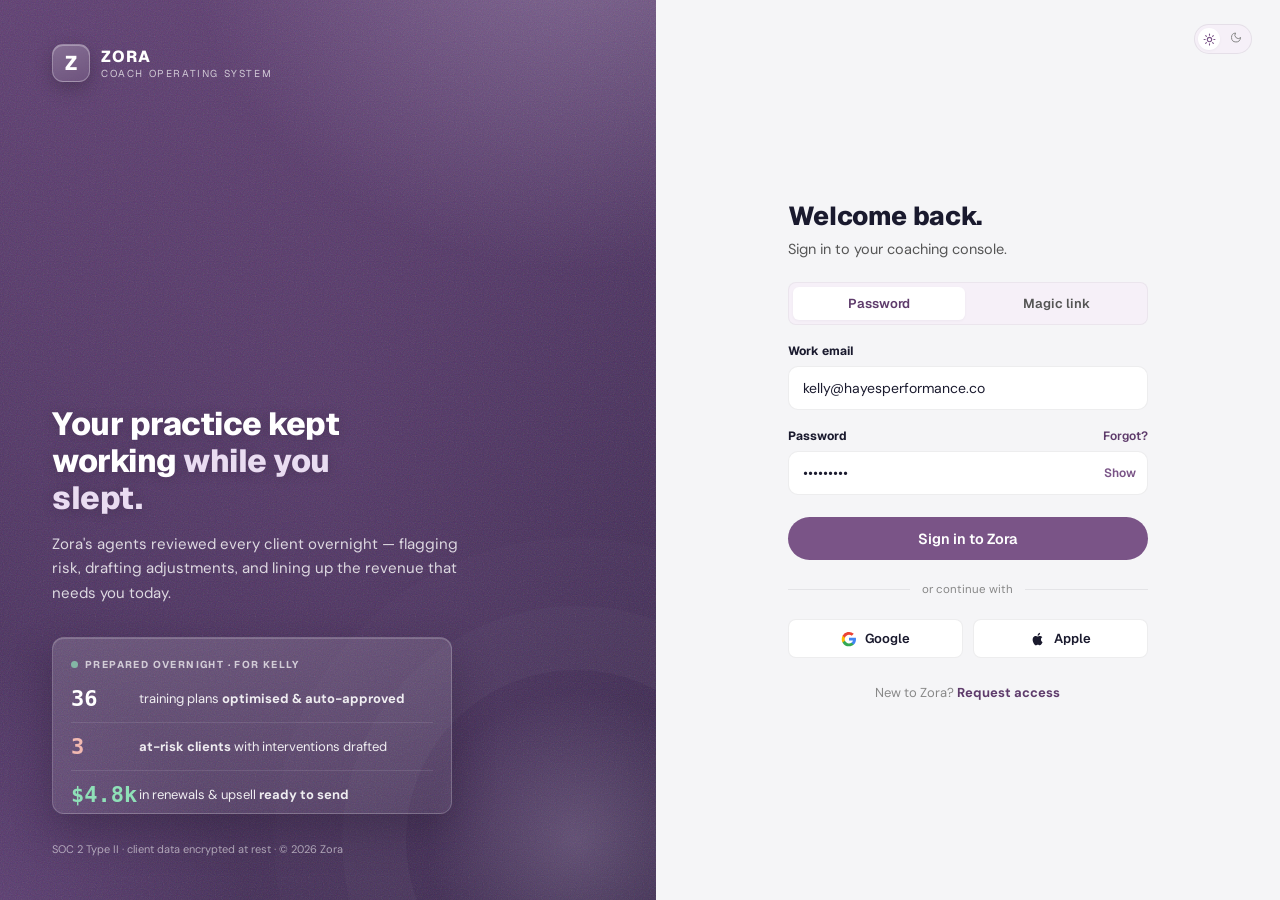
<file: index.html>
<!DOCTYPE html>
<html lang="en">

<head>
  <meta charset="UTF-8" />
  <meta name="viewport" content="width=device-width, initial-scale=1.0" />
  <title>Zora Product OS — Sign in</title>
  <link rel="preconnect" href="https://fonts.googleapis.com">
  <link rel="preconnect" href="https://fonts.gstatic.com" crossorigin>
  <link
    href="https://fonts.googleapis.com/css2?family=DM+Sans:ital,opsz,wght@0,9..40,100..1000;1,9..40,100..1000&family=Geist:wght@100..900&family=Geist+Mono:wght@400;500;600&display=swap"
    rel="stylesheet">
  <link rel="stylesheet" href="design-tokens.css?v=34" />
  <script>
    (function () {
      try {
        var s = localStorage.getItem('theme');
        document.documentElement.setAttribute('data-theme', s || 'light');
      } catch (e) {
        document.documentElement.setAttribute('data-theme', 'light');
      }
    })();
  </script>
  <style>
    body {
      min-height: 100vh;
      display: grid;
      grid-template-columns: 1.05fr 1fr;
      margin: 0;
      background: var(--paper);
      font-family: var(--font-geist);
    }

    @media (max-width: 880px) {
      body {
        grid-template-columns: 1fr
      }

      .brandside {
        display: none !important
      }
    }

    /* ---- brand side ---- */
    .brandside {
      position: relative;
      overflow: hidden;
      color: #fff;
      padding: 44px 52px;
      display: flex;
      flex-direction: column;
      background:
        radial-gradient(120% 80% at 88% -10%, rgba(214, 196, 230, .30), transparent 50%),
        radial-gradient(90% 70% at -10% 110%, rgba(126, 86, 150, .55), transparent 55%),
        radial-gradient(80% 120% at 50% 50%, rgba(120, 80, 135, .18), transparent 70%),
        linear-gradient(150deg, #5E4070 0%, #4B345E 52%, #3A2A4C 100%);
    }

    /* fine grain so the plum reads as a material, not a flat fill */
    .brandside::before {
      content: "";
      position: absolute;
      inset: 0;
      pointer-events: none;
      z-index: 0;
      opacity: .5;
      mix-blend-mode: soft-light;
      background-image: url("data:image/svg+xml,%3Csvg xmlns='http://www.w3.org/2000/svg' width='160' height='160'%3E%3Cfilter id='n'%3E%3CfeTurbulence type='fractalNoise' baseFrequency='0.85' numOctaves='2' stitchTiles='stitch'/%3E%3C/filter%3E%3Crect width='100%25' height='100%25' filter='url(%23n)'/%3E%3C/svg%3E");
    }

    /* soft corner light for depth */
    .brandside::after {
      content: "";
      position: absolute;
      right: -90px;
      bottom: -110px;
      z-index: 0;
      pointer-events: none;
      width: 340px;
      height: 340px;
      border-radius: 50%;
      background: radial-gradient(circle, rgba(224, 208, 238, .20), transparent 62%);
      box-shadow: 0 0 0 64px rgba(255, 255, 255, .018), 0 0 0 132px rgba(255, 255, 255, .012);
    }

    .brandside>* {
      position: relative;
      z-index: 1;
    }

    .bs-top {
      display: flex;
      align-items: center;
      gap: 11px;
    }

    .bs-mark {
      width: 38px;
      height: 38px;
      border-radius: 11px;
      background: linear-gradient(160deg, rgba(255, 255, 255, .22), rgba(255, 255, 255, .08));
      backdrop-filter: blur(4px);
      -webkit-backdrop-filter: blur(4px);
      border: 1px solid rgba(255, 255, 255, .28);
      display: flex;
      align-items: center;
      justify-content: center;
      font-weight: 800;
      font-family: var(--font-geist);
      font-size: 20px;
      box-shadow: 0 6px 18px rgba(0, 0, 0, .22), inset 0 1px 0 rgba(255, 255, 255, .3);
    }

    .bs-name {
      font-weight: 800;
      letter-spacing: .06em;
      font-family: var(--font-geist);
    }

    .bs-sub {
      font-size: 10px;
      letter-spacing: .16em;
      text-transform: uppercase;
      opacity: .7;
      font-family: var(--font-geist);
    }

    .bs-mid {
      margin-top: auto;
    }

    .bs-mid h2 {
      font-size: 32px;
      line-height: 1.16;
      font-weight: 800;
      letter-spacing: -.015em;
      max-width: 15ch;
      text-shadow: 0 1px 14px rgba(0, 0, 0, .18);
      font-family: var(--font-geist);
    }

    .bs-mid h2 em {
      font-style: normal;
      color: #E9DCF1;
    }

    .bs-mid p {
      margin-top: 16px;
      opacity: .8;
      font-size: 15px;
      line-height: 1.62;
      max-width: 42ch;
      font-family: var(--font-dm-sans);
    }

    /* overnight proof card */
    .proof {
      margin-top: 32px;
      background: linear-gradient(165deg, rgba(255, 255, 255, .15), rgba(255, 255, 255, .06));
      border: 1px solid rgba(255, 255, 255, .18);
      border-radius: 12px;
      padding: 6px 18px;
      max-width: 400px;
      box-shadow: 0 16px 40px rgba(28, 18, 38, .30), inset 0 1px 0 rgba(255, 255, 255, .18);
    }

    .proof .ph2 {
      font-size: 10px;
      letter-spacing: .14em;
      text-transform: uppercase;
      opacity: .7;
      font-weight: 700;
      display: flex;
      align-items: center;
      gap: 7px;
      padding: 14px 0 4px;
      font-family: var(--font-geist);
    }

    .proof .ph2 .pulse {
      width: 7px;
      height: 7px;
      border-radius: 50%;
      background: #8FE0B8;
      box-shadow: 0 0 0 0 rgba(143, 224, 184, .6);
      animation: pl 2s infinite;
    }

    @keyframes pl {
      0% {
        box-shadow: 0 0 0 0 rgba(143, 224, 184, .5)
      }

      70% {
        box-shadow: 0 0 0 8px rgba(143, 224, 184, 0)
      }

      100% {
        box-shadow: 0 0 0 0 rgba(143, 224, 184, 0)
      }
    }

    .proof .prow {
      display: flex;
      align-items: center;
      gap: 12px;
      padding: 11px 0;
      border-bottom: 1px solid rgba(255, 255, 255, .1);
    }

    .proof .prow:last-child {
      border-bottom: 0;
      padding-bottom: 0;
    }

    .proof .prow .pn {
      font-family: var(--font-geist-mono, monospace);
      font-size: 22px;
      font-weight: 700;
      width: 56px;
    }

    .proof .prow .pl {
      font-size: 13px;
      opacity: .9;
      line-height: 1.35;
      font-family: var(--font-dm-sans);
    }

    .proof .prow .pl b {
      font-weight: 700;
      opacity: 1;
    }

    .bs-foot {
      margin-top: 28px;
      font-size: 11px;
      opacity: .55;
      font-family: var(--font-dm-sans);
    }

    /* ---- form side ---- */
    .formside {
      display: flex;
      align-items: center;
      justify-content: center;
      padding: 40px;
      position: relative;
    }

    /* slide-switch theme toggle */
    .ft-theme {
      position: absolute;
      top: 24px;
      right: 28px;
      width: 58px;
      height: 30px;
      border-radius: 99px;
      border: 1px solid var(--line);
      background: var(--paper-3);
      cursor: pointer;
      padding: 0;
    }

    .ft-theme .knob {
      position: absolute;
      top: 3px;
      left: 3px;
      width: 22px;
      height: 22px;
      border-radius: 50%;
      background: var(--paper-2);
      box-shadow: var(--shadow-sm);
      display: flex;
      align-items: center;
      justify-content: center;
      color: var(--accent);
      transition: left .24s ease;
    }

    [data-theme="dark"] .ft-theme .knob {
      left: 31px;
    }

    .ft-theme .knob svg {
      width: 13px;
      height: 13px;
    }

    .ft-theme .ic-sun,
    .ft-theme .ic-moon {
      position: absolute;
      transition: opacity .2s;
    }

    .ft-theme .ic-moon {
      opacity: 0;
    }

    [data-theme="dark"] .ft-theme .ic-sun {
      opacity: 0;
    }

    [data-theme="dark"] .ft-theme .ic-moon {
      opacity: 1;
    }

    /* track icons */
    .ft-theme .trk {
      position: absolute;
      top: 50%;
      transform: translateY(-50%);
      color: var(--ink-4);
    }

    .ft-theme .trk svg {
      width: 12px;
      height: 12px;
    }

    .ft-theme .trk.s {
      left: 9px;
    }

    .ft-theme .trk.m {
      right: 9px;
    }

    .form {
      width: 100%;
      max-width: 360px;
    }

    .form h1 {
      font-size: 26px;
      font-weight: 800;
      letter-spacing: -.015em;
      color: var(--ink);
      font-family: var(--font-geist);
    }

    .form .sub {
      color: var(--ink-3);
      margin-top: 7px;
      font-size: 14.5px;
      font-family: var(--font-dm-sans);
    }

    .seg {
      display: flex;
      gap: 6px;
      background: var(--paper-3);
      border: 1px solid var(--line-soft);
      padding: 4px;
      border-radius: 8px;
      margin-top: 24px;
    }

    .seg button {
      flex: 1;
      border: 0;
      background: transparent;
      padding: 8px;
      border-radius: 6px;
      font-size: 13px;
      font-weight: 600;
      color: var(--ink-3);
      cursor: pointer;
      font-family: var(--font-geist);
      transition: all 0.15s;
    }

    .seg button.active {
      background: var(--paper-2);
      color: var(--accent-deep);
      box-shadow: var(--shadow-sm);
    }

    .lab {
      font-size: 12px;
      font-weight: 700;
      color: var(--ink-2);
      margin: 18px 0 7px;
      display: block;
      font-family: var(--font-geist);
    }

    .field {
      width: 100%;
      box-sizing: border-box;
      font-family: var(--font-dm-sans);
      font-size: 14px;
      color: var(--ink);
      background: var(--paper-2, #fff);
      border: 1px solid var(--line);
      border-radius: 10px;
      padding: 12px 14px;
      outline: none;
      transition: border-color 150ms var(--ease-out, ease), box-shadow 150ms var(--ease-out, ease);
    }

    .field::placeholder { color: var(--ink-4); }

    .field:focus {
      border-color: var(--accent);
      box-shadow: 0 0 0 3px var(--accent-soft);
    }

    [data-theme="dark"] .field {
      background: rgba(255, 255, 255, 0.04);
    }

    .ipwrap {
      position: relative;
    }

    .ipwrap .pk {
      position: absolute;
      right: 12px;
      top: 50%;
      transform: translateY(-50%);
      color: var(--accent);
      font-size: 12px;
      font-weight: 600;
      cursor: pointer;
      font-family: var(--font-geist);
    }

    .forgot {
      float: right;
      font-size: 12px;
      color: var(--accent-deep);
      font-weight: 600;
      font-family: var(--font-geist);
      text-decoration: none;
    }

    .forgot:hover {
      text-decoration: underline;
    }

    .submit {
      width: 100%;
      margin-top: 22px;
      padding: 12px;
      font-size: 14.5px;
      border-radius: 99px;
      font-family: var(--font-geist);
      cursor: pointer;
    }

    .or {
      display: flex;
      align-items: center;
      gap: 12px;
      margin: 22px 0;
      color: var(--ink-4);
      font-size: 11.5px;
      font-family: var(--font-dm-sans);
    }

    .or::before,
    .or::after {
      content: "";
      flex: 1;
      height: 1px;
      background: var(--line);
    }

    .sso {
      display: grid;
      grid-template-columns: 1fr 1fr;
      gap: 10px;
    }

    .sso button {
      display: flex;
      align-items: center;
      justify-content: center;
      gap: 8px;
      padding: 10px;
      border: 1px solid var(--line);
      border-radius: 8px;
      background: var(--paper-2);
      font-weight: 600;
      font-size: 13px;
      color: var(--ink-2);
      cursor: pointer;
      font-family: var(--font-geist);
      transition: all 0.15s;
    }

    .sso button:hover {
      border-color: var(--ink-4);
      background: var(--paper-3);
    }

    .sso svg {
      width: 16px;
      height: 16px;
    }

    .signup {
      text-align: center;
      margin-top: 26px;
      font-size: 13px;
      color: var(--ink-4);
      font-family: var(--font-dm-sans);
    }

    .signup a {
      color: var(--accent-deep);
      font-weight: 700;
      text-decoration: none;
    }

    .signup a:hover {
      text-decoration: underline;
    }

    .magic-note {
      background: var(--accent-soft);
      border: 1px solid color-mix(in oklab, var(--accent) 18%, transparent);
      border-radius: 8px;
      padding: 12px 14px;
      font-size: 13px;
      color: var(--accent-deep);
      margin-top: 18px;
      display: none;
      line-height: 1.5;
      font-family: var(--font-dm-sans);
    }

    .magic-note.show {
      display: block;
      animation: rise .3s ease-out both;
    }

    @keyframes rise {
      from {
        opacity: 0;
        transform: translateY(8px);
      }

      to {
        opacity: 1;
        transform: none;
      }
    }
  </style>
</head>

<body>

  <!-- BRAND SIDE -->
  <div class="brandside">
    <div class="bs-top">
      <div class="bs-mark">Z</div>
      <div>
        <div class="bs-name">ZORA</div>
        <div class="bs-sub">Coach Operating System</div>
      </div>
    </div>

    <div class="bs-mid">
      <h2>Your practice kept working <em>while you slept.</em></h2>
      <p>Zora's agents reviewed every client overnight — flagging risk, drafting adjustments, and lining up the revenue
        that needs you today.</p>

      <div class="proof">
        <div class="ph2"><span class="pulse"></span>Prepared overnight · for Kelly</div>
        <div class="prow"><span class="pn num">36</span><span class="pl">training plans <b>optimised &amp;
              auto-approved</b></span></div>
        <div class="prow"><span class="pn num" style="color:#F2B9B1">3</span><span class="pl"><b>at-risk clients</b> with
            interventions drafted</span></div>
        <div class="prow" style="font-family: 'DM Sans';"><span class="pn num" style="color:#8FE0B8">$4.8k</span><span
            class="pl">in renewals &amp; upsell <b>ready to send</b></span></div>
      </div>
    </div>

    <div class="bs-foot">SOC 2 Type II · client data encrypted at rest · © 2026 Zora</div>
  </div>

  <!-- FORM SIDE -->
  <div class="formside">
    <button class="ft-theme" id="themeBtn" title="Toggle theme" aria-label="Toggle theme">
      <span class="trk s"><svg viewBox="0 0 24 24" fill="none" stroke="currentColor" stroke-width="2"
          stroke-linecap="round" stroke-linejoin="round">
          <circle cx="12" cy="12" r="4" />
          <path d="M12 2v2M12 20v2M4.9 4.9l1.4 1.4M17.7 17.7l1.4 1.4M2 12h2M20 12h2M4.9 19.1l1.4-1.4M17.7 6.3l1.4-1.4" />
        </svg></span>
      <span class="trk m"><svg viewBox="0 0 24 24" fill="none" stroke="currentColor" stroke-width="2"
          stroke-linecap="round" stroke-linejoin="round">
          <path d="M21 12.8A9 9 0 1 1 11.2 3 7 7 0 0 0 21 12.8z" />
        </svg></span>
      <span class="knob">
        <svg class="ic-sun" viewBox="0 0 24 24" fill="none" stroke="currentColor" stroke-width="2"
          stroke-linecap="round" stroke-linejoin="round">
          <circle cx="12" cy="12" r="4" />
          <path d="M12 2v2M12 20v2M4.9 4.9l1.4 1.4M17.7 17.7l1.4 1.4M2 12h2M20 12h2M4.9 19.1l1.4-1.4M17.7 6.3l1.4-1.4" />
        </svg>
        <svg class="ic-moon" viewBox="0 0 24 24" fill="none" stroke="currentColor" stroke-width="2"
          stroke-linecap="round" stroke-linejoin="round">
          <path d="M21 12.8A9 9 0 1 1 11.2 3 7 7 0 0 0 21 12.8z" />
        </svg>
      </span>
    </button>

    <form class="form" onsubmit="window.location.href='index2.html';return false;">
      <h1>Welcome back.</h1>
      <p class="sub">Sign in to your coaching console.</p>

      <div class="seg" id="seg">
        <button type="button" class="active" data-mode="password">Password</button>
        <button type="button" data-mode="magic">Magic link</button>
      </div>

      <label class="lab">Work email</label>
      <input class="field" type="email" value="kelly@hayesperformance.co" autocomplete="username" />

      <div id="pwdBlock">
        <label class="lab">Password <a href="#" class="forgot" id="forgotLink">Forgot?</a></label>
        <div class="ipwrap">
          <input class="field" type="password" id="pwd" value="coachzora" autocomplete="current-password" />
          <span class="pk" id="pk">Show</span>
        </div>
      </div>

      <div class="magic-note" id="magicNote">
        We'll email <b>kelly@hayesperformance.co</b> a one-tap sign-in link. No password needed.
      </div>

      <button class="btn btn-primary submit" type="submit" id="submitBtn">Sign in to Zora</button>

      <div class="or">or continue with</div>
      <div class="sso">
        <button type="button" onclick="window.location.href='index2.html'">
          <svg viewBox="0 0 24 24">
            <path fill="#4285F4" d="M22.5 12.2c0-.7-.1-1.4-.2-2H12v3.9h5.9a5 5 0 0 1-2.2 3.3v2.7h3.6c2.1-2 3.2-4.9 3.2-7.9z" />
            <path fill="#34A853"
              d="M12 23c2.9 0 5.4-1 7.2-2.7l-3.6-2.7c-1 .7-2.3 1.1-3.6 1.1-2.8 0-5.1-1.9-6-4.4H2.3v2.8A11 11 0 0 0 12 23z" />
            <path fill="#FBBC05" d="M6 14.3a6.6 6.6 0 0 1 0-4.2V7.3H2.3a11 11 0 0 0 0 9.8L6 14.3z" />
            <path fill="#EA4335" d="M12 5.5c1.6 0 3 .5 4.1 1.6l3.1-3.1A11 11 0 0 0 2.3 7.3L6 10.1c.9-2.6 3.2-4.6 6-4.6z" />
          </svg>
          Google
        </button>
        <button type="button" onclick="window.location.href='index2.html'">
          <svg viewBox="0 0 24 24" fill="currentColor">
            <path
              d="M16.4 12.7c0-2.3 1.9-3.4 2-3.5-1.1-1.6-2.8-1.8-3.4-1.8-1.4-.1-2.8.9-3.5.9s-1.8-.8-3-.8c-1.5 0-3 .9-3.8 2.3-1.6 2.8-.4 7 1.2 9.3.8 1.1 1.7 2.4 2.9 2.3 1.2 0 1.6-.7 3-.7s1.8.7 3 .7c1.2 0 2-1.1 2.8-2.2.9-1.3 1.2-2.5 1.3-2.6-.1 0-2.5-1-2.5-3.8zM14.2 5.8c.6-.8 1-1.9.9-3-.9 0-2 .6-2.7 1.4-.6.7-1.1 1.8-.9 2.9 1 0 2-.5 2.7-1.3z" />
          </svg>
          Apple
        </button>
      </div>

      <p class="signup">New to Zora? <a href="#" id="requestLink">Request access</a></p>
    </form>
  </div>

  <script>
    document.getElementById('themeBtn').addEventListener('click', () => {
      var r = document.documentElement, n = r.getAttribute('data-theme') === 'dark' ? 'light' : 'dark';
      r.setAttribute('data-theme', n);
      try {
        localStorage.setItem('theme', n);
      } catch (e) { }
    });
    const pk = document.getElementById('pk'), pwd = document.getElementById('pwd');
    pk.addEventListener('click', () => {
      const t = pwd.type === 'password';
      pwd.type = t ? 'text' : 'password';
      pk.textContent = t ? 'Hide' : 'Show';
    });
    const seg = document.getElementById('seg'), pwdBlock = document.getElementById('pwdBlock'), magicNote = document.getElementById('magicNote'), submitBtn = document.getElementById('submitBtn');
    seg.querySelectorAll('button').forEach(b => b.addEventListener('click', () => {
      seg.querySelectorAll('button').forEach(x => x.classList.remove('active'));
      b.classList.add('active');
      const magic = b.dataset.mode === 'magic';
      pwdBlock.style.display = magic ? 'none' : 'block';
      magicNote.classList.toggle('show', magic);
      submitBtn.textContent = magic ? 'Email me a sign-in link' : 'Sign in to Zora';
    }));
    // lightweight toast
    function loginToast(msg) {
      let w = document.getElementById('lgToast');
      if (!w) {
        w = document.createElement('div');
        w.id = 'lgToast';
        w.style.cssText = 'position:fixed;left:50%;bottom:26px;transform:translateX(-50%) translateY(12px);background:var(--ink);color:var(--paper-2);font-size:13px;font-weight:600;padding:12px 18px;border-radius:12px;box-shadow:var(--shadow-lg);z-index:999;opacity:0;transition:opacity .2s,transform .2s;max-width:88vw;text-align:center;font-family:var(--font-geist);border:1px solid var(--line);';
        document.body.appendChild(w);
      }
      w.textContent = msg;
      requestAnimationFrame(() => {
        w.style.opacity = '1';
        w.style.transform = 'translateX(-50%)';
      });
      clearTimeout(w._t);
      w._t = setTimeout(() => {
        w.style.opacity = '0';
        w.style.transform = 'translateX(-50%) translateY(12px)';
      }, 3400);
    }
    document.getElementById('forgotLink').addEventListener('click', e => {
      e.preventDefault();
      loginToast('Reset link sent to kelly@hayesperformance.co');
    });
    document.getElementById('requestLink').addEventListener('click', e => {
      e.preventDefault();
      loginToast('Request received — we’ll email you an invite shortly.');
    });
  </script>
</body>

</html>
</file>
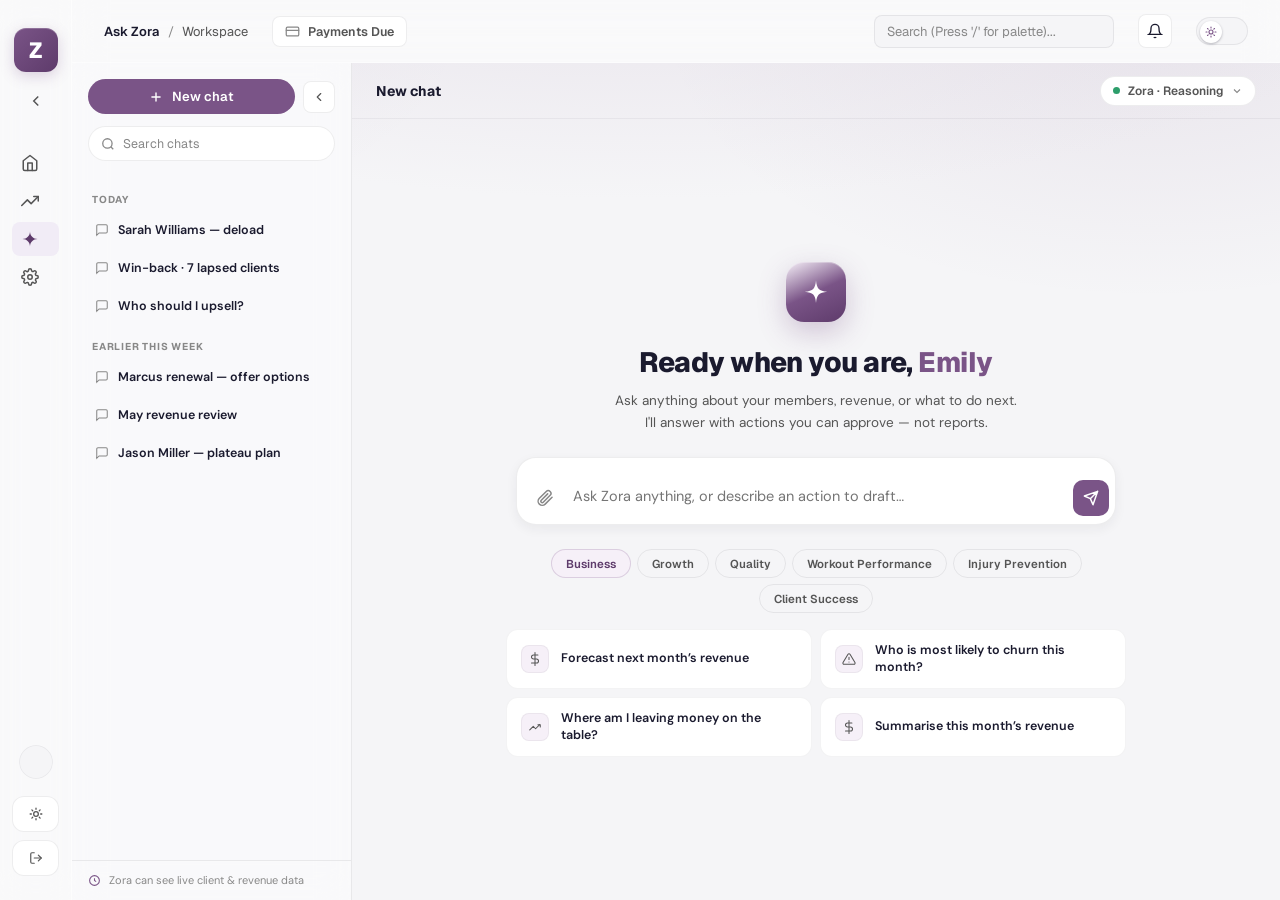
<file: copilot.html>
<!DOCTYPE html>
<html lang="en">

<head>
  <meta charset="UTF-8" />
  <meta name="viewport" content="width=device-width, initial-scale=1.0" />
  <title>Zora Product OS — Ask Zora</title>
  <link rel="preconnect" href="https://fonts.googleapis.com">
  <link rel="preconnect" href="https://fonts.gstatic.com" crossorigin>
  <link
    href="https://fonts.googleapis.com/css2?family=DM+Sans:ital,opsz,wght@0,9..40,100..1000;1,9..40,100..1000&family=Geist:wght@100..900&family=Geist+Mono:wght@400;500;600&display=swap"
    rel="stylesheet">
  <link rel="stylesheet" href="design-tokens.css?v=32">
  <script>
    // Pre-paint theme boot — avoids flash of incorrect theme
    (function () {
      try {
        var stored = localStorage.getItem('theme');
        var prefersDark = window.matchMedia && window.matchMedia('(prefers-color-scheme: dark)').matches;
        var theme = stored || (prefersDark ? 'dark' : 'light');
        document.documentElement.setAttribute('data-theme', theme);
      } catch (e) {
        document.documentElement.setAttribute('data-theme', 'light');
      }
    })();
  </script>
  <style>
    /* Layout structure matching core dashboard pages */
    body {
      display: flex;
      height: 100vh;
      overflow: hidden;
      margin: 0;
      background: var(--paper);
    }

    .main {
      flex: 1;
      min-width: 0;
      display: flex;
      flex-direction: column;
      height: 100vh;
      overflow: hidden;
    }

    /* Copilot Workspace Container */
    .cp {
      flex: 1;
      min-height: 0;
      display: grid;
      grid-template-columns: 280px 1fr;
      overflow: hidden;
      background: var(--paper);
    }

    /* ---- conversation history (left-pane) ---- */
    .history {
      border-right: 1px solid var(--line);
      background: rgba(255, 255, 255, 0.45);
      backdrop-filter: var(--glass-blur);
      -webkit-backdrop-filter: var(--glass-blur);
      display: flex;
      flex-direction: column;
      min-width: 0;
      height: 100%;
    }

    [data-theme="dark"] .history {
      background: rgba(26, 26, 46, 0.22);
    }

    .hh {
      padding: 16px 16px 12px;
      display: flex;
      align-items: center;
      gap: 8px;
    }

    .hh-new {
      flex: 1;
      justify-content: center;
      gap: 9px;
      display: inline-flex;
      align-items: center;
      font-family: var(--font-geist);
      font-size: 13px;
      font-weight: 600;
      padding: 9px 16px;
      border-radius: 99px;
      cursor: pointer;
      transition: all 0.2s;
      min-width: 0;
    }

    .hcollapse {
      width: 32px;
      height: 32px;
      flex: none;
      border: 1px solid var(--line);
      background: var(--paper-2);
      color: var(--ink-3);
      border-radius: 8px;
      display: flex;
      align-items: center;
      justify-content: center;
      transition: all 0.15s;
      cursor: pointer;
    }

    .hcollapse:hover {
      color: var(--accent);
      border-color: color-mix(in oklab, var(--accent) 30%, transparent);
      background: var(--paper-3);
    }

    .hcollapse svg {
      width: 14px;
      height: 14px;
      transition: transform 0.25s ease;
    }

    /* collapsed history rail */
    .cp {
      transition: grid-template-columns .26s ease;
    }

    .cp.hcol {
      grid-template-columns: 62px 1fr;
    }

    .cp.hcol .hsearch,
    .cp.hcol .hlist,
    .cp.hcol .hfoot {
      display: none;
    }

    .cp.hcol .hh {
      flex-direction: column;
      padding: 14px 0 12px;
      gap: 10px;
      align-items: center;
    }

    .cp.hcol .hh-new {
      width: 36px;
      height: 36px;
      flex: none;
      padding: 0;
      justify-content: center;
    }

    .cp.hcol .hh-new span {
      display: none;
    }

    .cp.hcol .hcollapse svg {
      transform: rotate(180deg);
    }

    .hsearch {
      margin: 0 16px 12px;
      display: flex;
      align-items: center;
      gap: 8px;
      padding: 8px 12px;
      border: 1px solid var(--line);
      border-radius: 99px;
      background: var(--paper-2);
    }

    .hsearch svg {
      width: 14px;
      height: 14px;
      color: var(--ink-4);
      flex: none;
    }

    .hsearch input {
      border: 0;
      outline: 0;
      background: transparent;
      font-size: 12.5px;
      color: var(--ink);
      flex: 1;
      font-family: inherit;
    }

    .hsearch input::placeholder {
      color: var(--ink-4);
    }

    .hlist {
      flex: 1;
      overflow-y: auto;
      padding: 6px 10px 12px;
    }

    .hgroup {
      font-size: 10px;
      letter-spacing: .08em;
      text-transform: uppercase;
      color: var(--ink-4);
      font-weight: 700;
      padding: 14px 10px 6px;
      font-family: var(--font-geist);
    }

    .hitem {
      padding: 9px 12px;
      border-radius: 8px;
      cursor: pointer;
      margin-bottom: 2px;
      display: flex;
      align-items: center;
      gap: 9px;
      transition: all 0.15s;
      border: 1px solid transparent;
    }

    .hitem svg {
      width: 14px;
      height: 14px;
      color: var(--ink-4);
      flex: none;
    }

    .hitem:hover {
      background: var(--paper-2);
      border-color: var(--line-soft);
    }

    .hitem.active {
      background: var(--paper-2);
      box-shadow: var(--shadow-sm);
      border-color: var(--line);
    }

    .hitem .ht {
      font-size: 12.5px;
      font-weight: 600;
      white-space: nowrap;
      overflow: hidden;
      text-overflow: ellipsis;
      font-family: var(--font-dm-sans);
      color: var(--ink);
    }

    .hfoot {
      padding: 12px 16px;
      border-top: 1px solid var(--line);
    }

    .hfoot .note {
      font-size: 11px;
      color: var(--ink-4);
      display: flex;
      align-items: center;
      gap: 8px;
      line-height: 1.4;
      font-family: var(--font-dm-sans);
    }

    .hfoot .note svg {
      width: 13px;
      height: 13px;
      flex: none;
      color: var(--accent);
    }

    /* ---- conversation canvas (right-pane) ---- */
    .canvas {
      display: flex;
      flex-direction: column;
      min-width: 0;
      position: relative;
      background: var(--paper);
      height: 100%;
      background-image:
        radial-gradient(135% 78% at 50% -20%, color-mix(in oklab, var(--accent) 15%, var(--paper)) 0%, transparent 54%),
        radial-gradient(64% 52% at 90% 2%, color-mix(in oklab, var(--accent) 10%, transparent) 0%, transparent 60%),
        radial-gradient(60% 50% at 6% 0%, color-mix(in oklab, var(--accent) 6%, transparent) 0%, transparent 52%);
      background-attachment: fixed;
    }

    .cv-top {
      height: 56px;
      flex: none;
      display: flex;
      align-items: center;
      gap: 12px;
      padding: 0 24px;
      border-bottom: 1px solid var(--line-soft);
      background: transparent;
    }

    .cv-top .ti {
      font-weight: 700;
      font-size: 14px;
      font-family: var(--font-geist);
      color: var(--ink);
    }

    .cv-top .model {
      margin-left: auto;
      display: flex;
      align-items: center;
      gap: 8px;
      padding: 6px 12px;
      border: 1px solid var(--line);
      border-radius: 99px;
      background: var(--paper-2);
      font-size: 12px;
      font-weight: 600;
      color: var(--ink-3);
      cursor: pointer;
      transition: all 0.15s;
    }

    .cv-top .model:hover {
      border-color: var(--accent);
      color: var(--ink);
    }

    .cv-top .model .od {
      width: 7px;
      height: 7px;
      border-radius: 50%;
      background: var(--ok);
    }

    .cv-top .model svg {
      width: 12px;
      height: 12px;
      color: var(--ink-4);
    }

    .stream {
      flex: 1;
      overflow-y: auto;
      display: flex;
      flex-direction: column;
    }

    /* empty / landing state */
    .hero {
      flex: 1;
      display: flex;
      flex-direction: column;
      align-items: center;
      justify-content: center;
      padding: 40px 28px;
    }

    .hero .orb {
      position: relative;
      width: 60px;
      height: 60px;
      border-radius: 18px;
      background: linear-gradient(155deg, var(--accent-soft) 0%, var(--accent) 50%, var(--accent-deep) 100%);
      display: flex;
      align-items: center;
      justify-content: center;
      color: #fff;
      box-shadow: 0 10px 28px rgba(122, 84, 135, 0.3), inset 0 1px 0 rgba(255, 255, 255, 0.3);
      margin-bottom: 24px;
    }

    .hero .orb::after {
      content: "";
      position: absolute;
      inset: -14px;
      border-radius: 30px;
      background: radial-gradient(closest-side, color-mix(in oklab, var(--accent) 30%, transparent), transparent 74%);
      z-index: -1;
      opacity: .85;
    }

    .hero .orb svg {
      width: 28px;
      height: 28px;
      display: block;
    }

    .hero h1 {
      font-size: 28px;
      font-weight: 800;
      letter-spacing: -.02em;
      line-height: 1.2;
      text-align: center;
      color: var(--ink);
      width: 100%;
      font-family: var(--font-geist);
    }

    .hero h1 em {
      color: var(--accent);
      font-style: normal;
      font-weight: 800;
    }

    .hero .sub {
      font-size: 13.5px;
      color: var(--ink-3);
      margin-top: 10px;
      text-align: center;
      max-width: 46ch;
      line-height: 1.6;
      font-family: var(--font-dm-sans);
    }

    .hero .composer-slot {
      width: 100%;
      max-width: 600px;
      margin-top: 24px;
    }

    .hero .cats {
      display: flex;
      flex-wrap: wrap;
      justify-content: center;
      gap: 6px;
      width: 100%;
      max-width: 620px;
      margin-top: 24px;
    }

    .cat {
      font-size: 11.5px;
      font-weight: 600;
      color: var(--ink-3);
      background: transparent;
      border: 1px solid var(--line);
      border-radius: 99px;
      padding: 6px 14px;
      transition: all 0.15s;
      white-space: nowrap;
      cursor: pointer;
      font-family: var(--font-geist);
    }

    .cat:hover {
      color: var(--ink);
      border-color: var(--ink-3);
    }

    .cat.on {
      background: var(--accent-soft);
      color: var(--accent-deep);
      border-color: color-mix(in oklab, var(--accent) 22%, transparent);
    }

    .hero .starters {
      display: grid;
      grid-template-columns: 1fr 1fr;
      gap: 8px;
      width: 100%;
      max-width: 620px;
      margin-top: 16px;
    }

    .scard {
      display: flex;
      align-items: center;
      gap: 12px;
      text-align: left;
      background: var(--paper-2);
      border: 1px solid var(--line-soft);
      border-radius: 12px;
      padding: 12px 14px;
      transition: all .15s;
      cursor: pointer;
    }

    .scard:hover {
      background: var(--paper-2);
      border-color: var(--line);
      box-shadow: var(--shadow-sm);
    }

    .scard .si {
      width: 28px;
      height: 28px;
      flex: none;
      border-radius: 8px;
      background: var(--paper-3);
      border: 1px solid var(--line-soft);
      display: flex;
      align-items: center;
      justify-content: center;
      color: var(--ink-3);
      transition: all .15s;
    }

    .scard:hover .si {
      background: var(--accent-soft);
      border-color: color-mix(in oklab, var(--accent) 22%, transparent);
      color: var(--accent-deep);
    }

    .scard .si svg {
      width: 14px;
      height: 14px;
    }

    .scard .stext {
      font-size: 12.5px;
      font-weight: 600;
      color: var(--ink);
      line-height: 1.35;
      font-family: var(--font-dm-sans);
    }

    .scard .sarrow {
      margin-left: auto;
      color: var(--ink-4);
      opacity: 0;
      transform: translateX(-3px);
      transition: all .15s;
      flex: none;
    }

    .scard:hover .sarrow {
      opacity: 1;
      transform: none;
    }

    .scard .sarrow svg {
      width: 14px;
      height: 14px;
      display: block;
    }

    @media (max-width:560px) {
      .hero .starters {
        grid-template-columns: 1fr
      }
    }

    /* turns & messages */
    .turns {
      padding: 24px 0 8px;
    }

    .turn {
      max-width: 720px;
      margin: 0 auto;
      padding: 0 24px 24px;
    }

    .turn.user .mrow {
      justify-content: flex-end;
    }

    .mrow {
      display: flex;
      gap: 12px;
    }

    .mava {
      width: 32px;
      height: 32px;
      border-radius: 50%;
      flex: none;
      display: flex;
      align-items: center;
      justify-content: center;
    }

    .mava.ai {
      background: linear-gradient(150deg, var(--accent), var(--accent-deep));
      color: #fff;
      box-shadow: 0 4px 10px rgba(122, 84, 135, 0.2);
    }

    .mava.ai svg {
      width: 16px;
      height: 16px;
    }

    .mava.me {
      background: var(--accent-deep);
      color: #fff;
      font-size: 11px;
      font-weight: 700;
    }

    .bubble-u {
      background: var(--paper-2);
      border: 1px solid var(--line);
      border-radius: 16px;
      border-top-right-radius: 4px;
      padding: 12px 16px;
      font-size: 13.5px;
      max-width: 78%;
      box-shadow: var(--shadow-sm);
      color: var(--ink);
      font-family: var(--font-dm-sans);
    }

    .msg {
      font-size: 14px;
      line-height: 1.6;
      color: var(--ink);
      min-width: 0;
      flex: 1;
      font-family: var(--font-dm-sans);
    }

    .msg p {
      margin: 0 0 12px;
    }

    .msg p:last-child {
      margin-bottom: 0;
    }

    .msg b {
      font-weight: 700;
    }

    .msg .verdict {
      font-size: 15px;
      line-height: 1.55;
      margin: 0 0 16px;
    }

    .msg .verdict b {
      color: var(--accent-deep);
      font-weight: 700;
    }

    [data-theme="dark"] .msg .verdict b {
      color: var(--accent-soft);
    }

    .cite {
      color: var(--accent);
      font-weight: 600;
      border-bottom: 1.5px dotted var(--accent);
      cursor: pointer;
      font-size: 12px;
    }

    .block-h {
      font-size: 10px;
      letter-spacing: .08em;
      text-transform: uppercase;
      font-weight: 700;
      color: var(--ink-4);
      margin-bottom: 10px;
      display: flex;
      align-items: center;
      gap: 7px;
      font-family: var(--font-geist);
    }

    /* dynamic elements within chat response */
    .signals {
      display: grid;
      grid-template-columns: repeat(auto-fit, minmax(110px, 1fr));
      gap: 8px;
      margin-bottom: 18px;
    }

    .sig {
      background: var(--paper-2);
      border: 1px solid var(--line);
      border-radius: 12px;
      padding: 10px 12px;
      box-shadow: var(--shadow-sm);
    }

    .sig .sl {
      font-size: 9.5px;
      color: var(--ink-4);
      font-weight: 600;
      text-transform: uppercase;
      letter-spacing: .03em;
      white-space: nowrap;
      font-family: var(--font-geist);
    }

    .sig .sv {
      font-family: var(--font-geist-mono, monospace);
      font-size: 19px;
      font-weight: 700;
      margin-top: 6px;
      line-height: 1;
      color: var(--ink);
    }

    .sig .sv span {
      font-size: 10px;
      font-weight: 600;
      color: var(--ink-4);
      margin-left: 1px;
    }

    .sig .delta {
      font-size: 9.5px;
      margin-top: 6px;
      color: var(--ink-4);
      font-weight: 600;
      font-family: var(--font-geist);
    }

    .sig.bad {
      border-top: 2px solid var(--bad);
    }

    .sig.bad .sv {
      color: var(--bad);
    }

    .sig.bad .delta {
      color: var(--bad);
    }

    .sig.warn {
      border-top: 2px solid var(--warn);
    }

    .sig.warn .sv {
      color: var(--warn);
    }

    .sig.warn .delta {
      color: var(--warn);
    }

    .reco {
      background: var(--paper-3);
      border: 1px solid var(--line-soft);
      border-radius: 12px;
      padding: 14px 16px;
      margin-bottom: 16px;
    }

    .reco .block-h {
      color: var(--accent-deep);
    }

    [data-theme="dark"] .reco .block-h {
      color: var(--accent-soft);
    }

    .reco-item {
      display: flex;
      gap: 11px;
      padding: 8px 0;
      font-size: 13px;
      line-height: 1.45;
      color: var(--ink-3);
      align-items: flex-start;
    }

    .reco-item .rn {
      width: 18px;
      height: 18px;
      flex: none;
      border-radius: 6px;
      background: var(--accent);
      color: #fff;
      font-size: 10.5px;
      font-weight: 700;
      display: flex;
      align-items: center;
      justify-content: center;
      margin-top: 1px;
      font-family: var(--font-geist-mono, monospace);
    }

    .reco-item b {
      color: var(--ink);
      font-weight: 600;
    }

    /* action card in conversation */
    .actcard {
      border: 1px solid color-mix(in oklab, var(--accent) 15%, var(--line));
      background: var(--paper-3);
      border-radius: 12px;
      padding: 14px;
      margin: 8px 0 6px;
    }

    .actcard .ah {
      display: flex;
      align-items: center;
      gap: 11px;
      margin-bottom: 12px;
    }

    .actcard .ah .aic {
      width: 32px;
      height: 32px;
      border-radius: 8px;
      background: var(--paper-2);
      border: 1px solid var(--line);
      display: flex;
      align-items: center;
      justify-content: center;
      color: var(--accent);
      flex: none;
    }

    .actcard .ah .aic svg {
      width: 16px;
      height: 16px;
    }

    .actcard .ah .at {
      font-weight: 700;
      font-size: 13.5px;
      color: var(--accent-deep);
      font-family: var(--font-geist);
    }

    [data-theme="dark"] .actcard .ah .at {
      color: var(--accent-soft);
    }

    .actcard .ah .ad {
      font-size: 11.5px;
      color: var(--ink-3);
      opacity: .8;
    }

    .actcard .arow {
      display: flex;
      align-items: center;
      justify-content: space-between;
      font-size: 13px;
      padding: 7px 0;
      border-top: 1px dashed var(--line);
      color: var(--ink-3);
    }

    .actcard .arow b {
      font-family: var(--font-geist-mono, monospace);
      color: var(--accent-deep);
      font-weight: 700;
    }

    [data-theme="dark"] .actcard .arow b {
      color: var(--accent-soft);
    }

    .actbtns {
      display: flex;
      gap: 8px;
      margin-top: 12px;
    }

    /* mini timeline */
    .tline {
      margin: 6px 0 14px;
    }

    .tline .tr {
      display: grid;
      grid-template-columns: 64px 1fr;
      gap: 12px;
      padding: 7px 0;
      border-left: 2px solid var(--line);
      padding-left: 14px;
      position: relative;
    }

    .tline .tr::before {
      content: "";
      position: absolute;
      left: -5px;
      top: 13px;
      width: 8px;
      height: 8px;
      border-radius: 50%;
      background: var(--accent);
    }

    .tline .tr .day {
      font-family: var(--font-geist-mono, monospace);
      font-size: 10.5px;
      color: var(--ink-4);
      padding-top: 1px;
    }

    .tline .tr .what {
      font-size: 13px;
      color: var(--ink-2);
    }

    .mactions {
      display: flex;
      gap: 8px;
      margin-top: 14px;
    }

    .mact {
      font-size: 11px;
      font-weight: 600;
      color: var(--ink-3);
      padding: 5px 10px;
      border-radius: 8px;
      border: 1px solid var(--line);
      background: var(--paper-2);
      display: flex;
      align-items: center;
      gap: 6px;
      cursor: pointer;
      font-family: var(--font-geist);
      transition: all 0.15s;
    }

    .mact:hover {
      background: var(--paper-3);
      color: var(--accent-deep);
      border-color: color-mix(in oklab, var(--accent) 22%, transparent);
    }

    .mact svg {
      width: 12px;
      height: 12px;
    }

    /* Chat Composer style */
    .comp {
      background: var(--paper-2);
      border: 1px solid var(--line);
      border-radius: 20px;
      box-shadow: var(--shadow-md);
      padding: 6px 6px 6px 10px;
    }

    .comp-files {
      display: flex;
      flex-wrap: wrap;
      gap: 7px;
      padding: 8px 6px 4px 8px;
    }

    .comp-chip {
      display: inline-flex;
      align-items: center;
      gap: 7px;
      font-size: 11px;
      font-weight: 600;
      color: var(--ink-2);
      background: var(--paper-3);
      border: 1px solid var(--line-soft);
      border-radius: 6px;
      padding: 5px 6px 5px 9px;
      max-width: 220px;
      font-family: var(--font-geist);
    }

    .comp-chip>svg {
      width: 12px;
      height: 12px;
      color: var(--accent);
      flex: none;
    }

    .comp-chip .cn {
      white-space: nowrap;
      overflow: hidden;
      text-overflow: ellipsis;
    }

    .comp-chip .cx {
      width: 16px;
      height: 16px;
      flex: none;
      border-radius: 4px;
      display: flex;
      align-items: center;
      justify-content: center;
      color: var(--ink-4);
      cursor: pointer;
      transition: all 0.15s;
    }

    .comp-chip .cx svg {
      width: 10px;
      height: 10px;
    }

    .comp-chip .cx:hover {
      color: var(--bad);
      background: var(--bad-soft);
    }

    .comp-top {
      display: flex;
      align-items: flex-end;
      gap: 6px;
    }

    .comp-attach {
      width: 36px;
      height: 36px;
      flex: none;
      border-radius: 10px;
      border: 1px solid transparent;
      background: transparent;
      color: var(--ink-4);
      display: flex;
      align-items: center;
      justify-content: center;
      align-self: flex-end;
      margin-bottom: 2px;
      transition: all .15s;
      cursor: pointer;
    }

    .comp-attach:hover {
      background: var(--paper-3);
      color: var(--accent);
    }

    .comp-attach svg {
      width: 18px;
      height: 18px;
    }

    .comp-top textarea {
      flex: 1;
      border: 0;
      outline: 0;
      resize: none;
      background: transparent;
      font-family: var(--font-dm-sans);
      font-size: 14.5px;
      color: var(--ink);
      padding: 10px 4px;
      max-height: 150px;
      line-height: 1.5;
    }

    .comp-send {
      width: 36px;
      height: 36px;
      flex: none;
      border-radius: 10px;
      border: 0;
      background: var(--accent);
      color: #fff;
      display: flex;
      align-items: center;
      justify-content: center;
      align-self: flex-end;
      margin-bottom: 2px;
      cursor: pointer;
      transition: all 0.15s;
    }

    .comp-send:hover {
      background: var(--accent-deep);
    }

    .comp-send svg {
      width: 16px;
      height: 16px;
    }

    .composer-dock {
      flex: none;
      padding: 14px 24px 24px;
    }

    .composer-dock .comp {
      max-width: 720px;
      margin: 0 auto;
    }

    @media (max-width: 860px) {
      .cp {
        grid-template-columns: 1fr
      }

      .history {
        display: none
      }
    }
  </style>
</head>

<body>

  <!-- =================== SIDEBAR =================== -->
  <aside class="sidebar">
    <div class="brand" style="display: flex; align-items: center; justify-content: space-between; width: 100%;">
      <div style="display: flex; align-items: center; gap: 10px;">
        <div class="brand-mark">Z</div>
        <div class="brand-text">
          <div class="brand-name">ZORA</div>
          <div class="brand-sub">COACH OS</div>
        </div>
      </div>
      <button class="sidebar-toggle-btn" id="sidebar-toggle"
        style="background: transparent; border: 0; color: var(--ink-3); cursor: pointer; padding: 4px; display: flex; align-items: center; justify-content: center; transition: transform 0.25s;"
        title="Expand Sidebar">
        <svg width="18" height="18" viewBox="0 0 24 24" fill="none" stroke="currentColor" stroke-width="2">
          <polyline points="9 18 15 12 9 6"></polyline>
        </svg>
      </button>
    </div>

    <div class="nav-section">
      <div class="nav-item" onclick="window.location.href='index2.html'">
        <svg width="18" height="18" viewBox="0 0 24 24" fill="none" stroke="currentColor" stroke-width="2"
          stroke-linecap="round" stroke-linejoin="round">
          <path d="M3 9l9-7 9 7v11a2 2 0 0 1-2 2H5a2 2 0 0 1-2-2z"></path>
          <polyline points="9 22 9 12 15 12 15 22"></polyline>
        </svg>
        <span>Home</span>
      </div>
      <div class="nav-item" onclick="window.location.href='growth.html'">
        <svg width="18" height="18" viewBox="0 0 24 24" fill="none" stroke="currentColor" stroke-width="2"
          stroke-linecap="round" stroke-linejoin="round">
          <polyline points="23 6 13.5 15.5 8.5 10.5 1 18"></polyline>
          <polyline points="17 6 23 6 23 12"></polyline>
        </svg>
        <span>Growth Agent</span>
      </div>
      <div class="nav-item active" onclick="window.location.href='copilot.html'">
        <svg width="18" height="18" viewBox="0 0 24 24" fill="none" stroke="currentColor" stroke-width="2"
          stroke-linecap="round" stroke-linejoin="round">
          <path d="M12 2c0 5.523 4.477 10 10 10-5.523 0-10 4.477-10 10 0-5.523-4.477-10-10-10 5.523 0 10-4.477 10-10z"
            fill="currentColor" stroke="none"></path>
        </svg>
        <span>Ask Zora</span>
      </div>
      <div class="nav-item" onclick="window.location.href='settings.html'">
        <svg width="18" height="18" viewBox="0 0 24 24" fill="none" stroke="currentColor" stroke-width="2"
          stroke-linecap="round" stroke-linejoin="round">
          <circle cx="12" cy="12" r="3"></circle>
          <path
            d="M19.4 15a1.65 1.65 0 0 0 .33 1.82l.06.06a2 2 0 1 1-2.83 2.83l-.06-.06a1.65 1.65 0 0 0-1.82-.33 1.65 1.65 0 0 0-1 1.51V21a2 2 0 0 1-4 0v-.09A1.65 1.65 0 0 0 9 19.4a1.65 1.65 0 0 0-1.82.33l-.06.06a2 2 0 1 1-2.83-2.83l.06-.06a1.65 1.65 0 0 0 .33-1.82 1.65 1.65 0 0 0-1.51-1H3a2 2 0 0 1 0-4h.09A1.65 1.65 0 0 0 4.6 9a1.65 1.65 0 0 0-.33-1.82l-.06-.06a2 2 0 1 1 2.83-2.83l.06.06a1.65 1.65 0 0 0 1.82.33H9a1.65 1.65 0 0 0 1-1.51V3a2 2 0 0 1 4 0v.09a1.65 1.65 0 0 0 1 1.51 1.65 1.65 0 0 0 1.82-.33l.06-.06a2 2 0 1 1 2.83 2.83l-.06.06a1.65 1.65 0 0 0-.33 1.82V9a1.65 1.65 0 0 0 1.51 1H21a2 2 0 0 1 0 4h-.09a1.65 1.65 0 0 0-1.51 1z">
          </path>
        </svg>
        <span>Settings</span>
      </div>
    </div>

    <div style="margin-top: auto; display: flex; flex-direction: column; gap: 8px;">
      <div class="coach-card">
        <div class="avatar">JH</div>
        <div class="coach-info">
          <div class="coach-name">Jordan Hayes</div>
          <div class="coach-meta">142 active members</div>
        </div>
      </div>
      <button id="theme-toggle" class="sidebar-theme-btn">
        <svg width="14" height="14" viewBox="0 0 24 24" fill="none" stroke="currentColor" stroke-width="2.2"
          stroke-linecap="round" stroke-linejoin="round">
          <circle cx="12" cy="12" r="4"></circle>
          <path
            d="M12 2v2M12 20v2M4.93 4.93l1.41 1.41M17.66 17.66l1.41 1.41M2 12h2M20 12h2M4.93 19.07l1.41-1.41M17.66 6.34l1.41-1.41">
          </path>
        </svg>
        <span>Theme</span>
      </button>
      <button onclick="window.location.href='index.html'" class="sidebar-logout-btn">
        <svg width="14" height="14" viewBox="0 0 24 24" fill="none" stroke="currentColor" stroke-width="2"
          stroke-linecap="round" stroke-linejoin="round">
          <path d="M9 21H5a2 2 0 0 1-2-2V5a2 2 0 0 1 2-2h4"></path>
          <polyline points="16 17 21 12 16 7"></polyline>
          <line x1="21" y1="12" x2="9" y2="12"></line>
        </svg>
        <span>Logout</span>
      </button>
    </div>
  </aside>

  <!-- =================== MAIN =================== -->
  <main class="main">

    <!-- Topbar -->
    <div class="topbar">
      <div class="crumbs">
        <strong>Ask Zora</strong>
        <span class="sep">/</span>
        <span id="crumb-tail">Workspace</span>
      </div>

      <button onclick="window.location.href='index2.html?roster=open'"
        style="margin-right: 12px; display: inline-flex; align-items: center; gap: 8px; padding: 6px 12px; background: var(--paper-2); border: 1px solid var(--line); border-radius: 8px; color: var(--ink-3); font-family: var(--font-geist); font-size: 12.5px; font-weight: 600; cursor: pointer; transition: all 0.15s;">
        <svg width="15" height="15" viewBox="0 0 24 24" fill="none" stroke="currentColor" stroke-width="2"
          stroke-linecap="round" stroke-linejoin="round" aria-hidden="true" style="color: var(--ink-4);">
          <rect x="2" y="5" width="20" height="14" rx="2"></rect>
          <line x1="2" y1="10" x2="22" y2="10"></line>
        </svg>
        <span>Payments Due</span>
      </button>

      <input class="search" id="topbar-search-trigger" placeholder="Search (Press '/' for palette)..." readonly
        style="cursor:pointer;" />

      <button class="icon-btn" title="Notifications">
        <svg width="16" height="16" viewBox="0 0 24 24" fill="none" stroke="currentColor" stroke-width="2">
          <path d="M6 8a6 6 0 0 1 12 0c0 7 3 9 3 9H3s3-2 3-9" />
          <path d="M10.3 21a1.94 1.94 0 0 0 3.4 0" />
        </svg>
      </button>

      <button type="button" id="theme-toggle" class="theme-toggle" role="switch" aria-checked="false"
        aria-label="Toggle dark mode" title="Toggle dark mode">
        <span class="theme-toggle__thumb" aria-hidden="true">
          <svg class="icon-sun" viewBox="0 0 24 24" fill="none" stroke="currentColor" stroke-width="2.2"
            stroke-linecap="round" stroke-linejoin="round">
            <circle cx="12" cy="12" r="4" />
            <path
              d="M12 2v2M12 20v2M4.93 4.93l1.41 1.41M17.66 17.66l1.41 1.41M2 12h2M20 12h2M4.93 19.07l1.41-1.41M17.66 6.34l1.41-1.41" />
          </svg>
          <svg class="icon-moon" viewBox="0 0 24 24" fill="none" stroke="currentColor" stroke-width="2.2"
            stroke-linecap="round" stroke-linejoin="round">
            <path d="M21 12.79A9 9 0 1 1 11.21 3 7 7 0 0 0 21 12.79z" />
          </svg>
        </span>
      </button>
    </div>

    <!-- MAIN COPILOT WORKSPACE -->
    <div class="cp" data-screen-label="Ask Zora">

      <!-- CONVERSATION HISTORY (Middle-Pane) -->
      <aside class="history">
        <div class="hh">
          <button class="btn btn-primary hh-new" id="newChat">
            <svg viewBox="0 0 24 24" width="14" height="14" fill="none" stroke="currentColor" stroke-width="2.4"
              stroke-linecap="round">
              <path d="M12 5v14M5 12h14" />
            </svg><span>New chat</span>
          </button>
          <button class="hcollapse" id="hCollapse" title="Collapse history" aria-label="Collapse history"><svg
              viewBox="0 0 24 24" fill="none" stroke="currentColor" stroke-width="2" stroke-linecap="round"
              stroke-linejoin="round" style="width:14px; height:14px;">
              <path d="M15 6l-6 6 6 6" />
            </svg></button>
        </div>
        <div class="hsearch">
          <svg viewBox="0 0 24 24" fill="none" stroke="currentColor" stroke-width="2.2">
            <circle cx="11" cy="11" r="8" />
            <path d="m21 21-4.3-4.3" />
          </svg>
          <input placeholder="Search chats" />
        </div>
        <div class="hlist">
          <div class="hgroup">Today</div>
          <div class="hitem">
            <svg viewBox="0 0 24 24" fill="none" stroke="currentColor" stroke-width="1.8">
              <path d="M21 15a2 2 0 0 1-2 2H7l-4 4V5a2 2 0 0 1 2-2h14a2 2 0 0 1 2 2z" />
            </svg>
            <span class="ht">Sarah Williams — deload</span>
          </div>
          <div class="hitem">
            <svg viewBox="0 0 24 24" fill="none" stroke="currentColor" stroke-width="1.8">
              <path d="M21 15a2 2 0 0 1-2 2H7l-4 4V5a2 2 0 0 1 2-2h14a2 2 0 0 1 2 2z" />
            </svg>
            <span class="ht">Win-back · 7 lapsed clients</span>
          </div>
          <div class="hitem">
            <svg viewBox="0 0 24 24" fill="none" stroke="currentColor" stroke-width="1.8">
              <path d="M21 15a2 2 0 0 1-2 2H7l-4 4V5a2 2 0 0 1 2-2h14a2 2 0 0 1 2 2z" />
            </svg>
            <span class="ht">Who should I upsell?</span>
          </div>
          <div class="hgroup">Earlier this week</div>
          <div class="hitem">
            <svg viewBox="0 0 24 24" fill="none" stroke="currentColor" stroke-width="1.8">
              <path d="M21 15a2 2 0 0 1-2 2H7l-4 4V5a2 2 0 0 1 2-2h14a2 2 0 0 1 2 2z" />
            </svg>
            <span class="ht">Marcus renewal — offer options</span>
          </div>
          <div class="hitem">
            <svg viewBox="0 0 24 24" fill="none" stroke="currentColor" stroke-width="1.8">
              <path d="M21 15a2 2 0 0 1-2 2H7l-4 4V5a2 2 0 0 1 2-2h14a2 2 0 0 1 2 2z" />
            </svg>
            <span class="ht">May revenue review</span>
          </div>
          <div class="hitem">
            <svg viewBox="0 0 24 24" fill="none" stroke="currentColor" stroke-width="1.8">
              <path d="M21 15a2 2 0 0 1-2 2H7l-4 4V5a2 2 0 0 1 2-2h14a2 2 0 0 1 2 2z" />
            </svg>
            <span class="ht">Jason Miller — plateau plan</span>
          </div>
        </div>
        <div class="hfoot">
          <div class="note">
            <svg viewBox="0 0 24 24" fill="none" stroke="currentColor" stroke-width="2">
              <circle cx="12" cy="12" r="9" />
              <path d="M12 8v4l3 2" />
            </svg>Zora can see live client &amp; revenue data
          </div>
        </div>
      </aside>

      <!-- CONVERSATION CANVAS (Right-Pane) -->
      <section class="canvas">
        <div class="cv-top">
          <div class="ti" id="cvTitle">New chat</div>
          <div class="model">
            <span class="od"></span>Zora · Reasoning
            <svg viewBox="0 0 24 24" fill="none" stroke="currentColor" stroke-width="2.2">
              <path d="M6 9l6 6 6-6" />
            </svg>
          </div>
        </div>

        <div class="stream" id="stream">
          <div class="hero" id="hero">
            <div class="orb">
              <svg viewBox="0 0 24 24" fill="currentColor">
                <path
                  d="M12 2.2c.32 3.46 1.04 5.83 2.39 7.18C15.74 10.74 18.12 11.46 21.6 11.8c-3.48.34-5.86 1.06-7.21 2.42C13.04 15.57 12.32 17.94 12 21.4c-.32-3.46-1.04-5.83-2.39-7.18C8.26 12.86 5.88 12.14 2.4 11.8c3.48-.34 5.86-1.06 7.21-2.42C10.96 8.03 11.68 5.66 12 2.2Z" />
              </svg>
            </div>
            <h1>Ready when you are, <em>Emily</em></h1>
            <p class="sub">Ask anything about your members, revenue, or what to do next. I'll answer with actions you
              can approve — not reports.</p>

            <div class="composer-slot" id="composerSlot"></div>

            <div class="cats" id="cats">
              <button class="cat on" data-cat="business">Business</button>
              <button class="cat" data-cat="growth">Growth</button>
              <button class="cat" data-cat="quality">Quality</button>
              <button class="cat" data-cat="performance">Workout Performance</button>
              <button class="cat" data-cat="injury">Injury Prevention</button>
              <button class="cat" data-cat="success">Client Success</button>
            </div>

            <div class="starters" id="starters"></div>
          </div>
          <div class="turns" id="turns" style="display:none"></div>
        </div>

        <div class="composer-dock" id="composerDock" style="display:none"></div>
      </section>

    </div>
  </main>

  <!-- Command Palette Overlay -->
  <div class="palette-overlay" id="command-palette-overlay" role="dialog" aria-modal="true" aria-hidden="true">
    <div class="palette-container">
      <div class="palette-search-wrapper">
        <span class="palette-search-icon">
          <svg width="18" height="18" viewBox="0 0 24 24" fill="none" stroke="currentColor" stroke-width="2">
            <circle cx="11" cy="11" r="8"></circle>
            <line x1="21" y1="21" x2="16.65" y2="16.65"></line>
          </svg>
        </span>
        <input type="text" class="palette-input" id="palette-search-input"
          placeholder="Search clients, actions, tabs..." />
      </div>
      <div class="palette-results" id="palette-results">
        <!-- populated dynamically -->
      </div>
      <div class="palette-shortcuts-footer">
        <span>Select with <kbd>↑</kbd><kbd>↓</kbd> and <kbd>Enter</kbd></span>
        <span>Press <kbd>Esc</kbd> to close</span>
      </div>
    </div>
  </div>

  <!-- composer template (moved between hero & dock) -->
  <template id="compTpl">
    <div class="comp">
      <div class="comp-files" hidden></div>
      <div class="comp-top">
        <button class="comp-attach" type="button" title="Add files" aria-label="Add files">
          <svg viewBox="0 0 24 24" fill="none" stroke="currentColor" stroke-width="2" stroke-linecap="round"
            stroke-linejoin="round">
            <path
              d="M21.4 11.05 12.25 20.2a5.5 5.5 0 0 1-7.78-7.78l9.19-9.19a3.67 3.67 0 0 1 5.19 5.19l-9.2 9.19a1.83 1.83 0 0 1-2.59-2.59l8.49-8.49" />
          </svg>
        </button>
        <textarea rows="1" placeholder="Ask Zora anything, or describe an action to draft…"></textarea>
        <button class="comp-send">
          <svg viewBox="0 0 24 24" fill="none" stroke="currentColor" stroke-width="2.2" stroke-linecap="round"
            stroke-linejoin="round">
            <path d="M22 2 11 13M22 2l-7 20-4-9-9-4 20-7z" />
          </svg>
        </button>
      </div>
      <input type="file" class="comp-fileinput" multiple hidden />
    </div>
  </template>

  <!-- Dynamic Face Avatars Seed Logic -->
  <script>
    window.ZoraFaces = (function () {
      var SEL = '.avatar, .mava.me, .chat-client-avatar';
      function url(seed) {
        return 'url("https://api.dicebear.com/9.x/notionists/svg?seed=' +
          encodeURIComponent(seed || 'zora') +
          '&backgroundColor=transparent&scale=120")';
      }
      function seedFor(el) {
        if (el.classList.contains('me')) return 'Emily Hayes';
        var seed = (el.textContent || '').trim();
        return seed || 'zora';
      }
      function paintOne(el, seed) {
        el.style.setProperty('--face', url(seed || seedFor(el)));
        el.style.backgroundImage = el.style.getPropertyValue('--face');
        el.style.backgroundSize = 'cover';
        el.style.backgroundPosition = 'center';
        el.classList.add('has-face');
        if (el.classList.contains('avatar') || el.classList.contains('me')) {
          el.textContent = '';
        }
      }
      function paint(root) {
        (root || document).querySelectorAll(SEL).forEach(function (el) { paintOne(el); });
      }
      return { paint: paint, paintOne: paintOne };
    })();
    document.addEventListener('DOMContentLoaded', function () { window.ZoraFaces.paint(); });
  </script>

  <!-- Theme Toggle Script -->
  <script>
    (function () {
      var root = document.documentElement;
      var btn = document.getElementById('theme-toggle');
      if (!btn) return;

      function sync() {
        var isDark = root.getAttribute('data-theme') === 'dark';
        btn.setAttribute('aria-checked', isDark ? 'true' : 'false');
        btn.setAttribute('title', isDark ? 'Switch to light mode' : 'Switch to dark mode');
      }

      sync();

      btn.addEventListener('click', function () {
        var next = root.getAttribute('data-theme') === 'dark' ? 'light' : 'dark';
        root.setAttribute('data-theme', next);
        try { localStorage.setItem('theme', next); } catch (e) { }
        sync();
      });
    })();
  </script>

  <!-- Sidebar Collapse Logic -->
  <script>
    (function () {
      // Sidebar logic: collapsed on load/refresh, toggleable at will
      const sidebar = document.querySelector('.sidebar');
      const sidebarToggle = document.getElementById('sidebar-toggle');
      if (sidebar) {
        sidebar.classList.add('collapsed');
        if (sidebarToggle) {
          sidebarToggle.addEventListener('click', () => {
            const isCollapsed = sidebar.classList.toggle('collapsed');
            sidebarToggle.style.transform = isCollapsed ? 'rotate(0deg)' : 'rotate(180deg)';
          });
        }
      }
    })();
  </script>

  <!-- Command Palette Script -->
  <script>
    document.addEventListener('DOMContentLoaded', () => {
      const paletteOverlay = document.getElementById('command-palette-overlay');
      const paletteInput = document.getElementById('palette-search-input');
      const paletteResults = document.getElementById('palette-results');
      const searchTrigger = document.getElementById('topbar-search-trigger');

      const paletteItems = [
        { name: 'Sarah K.', desc: 'Half-Marathon · Exhaustion Risk (Plan & Performance)', url: 'reco-card.html?client=sarah-k&tab=plan' },
        { name: 'Marcus T.', desc: 'Strength · Churn Risk (Engagement & Risk)', url: 'reco-card.html?client=marcus-t&tab=risk' },
        { name: 'Alex Carter', desc: 'Hypertrophy · Deload Pending (Plan & Performance)', url: 'reco-card.html?client=aman-khanna&tab=plan' },
        { name: 'Megan Jones', desc: 'Nutrition · Nutrition Drift (Engagement & Risk)', url: 'reco-card.html?client=meera-joshi&tab=risk' },
        { name: 'Paige I.', desc: 'Performance · Optimized State (Plan & Performance)', url: 'reco-card.html?client=priya-i&tab=plan' },
        { name: 'David L.', desc: 'Base Phase · Optimized (Plan & Performance)', url: 'reco-card.html?client=david-l&tab=plan' },
        { name: 'Ask Zora', desc: 'Open Zora Chat Copilot Workspace', url: 'copilot.html' }
      ];

      let selectedIndex = 0;

      function renderPalette(query = '') {
        paletteResults.innerHTML = '';
        const filtered = paletteItems.filter(item =>
          item.name.toLowerCase().includes(query.toLowerCase()) ||
          item.desc.toLowerCase().includes(query.toLowerCase())
        );

        if (filtered.length === 0) {
          paletteResults.innerHTML = '<div style="padding: 12px; font-size:13px; color:var(--ink-4); text-align:center;">No results found</div>';
          return;
        }

        filtered.forEach((item, index) => {
          const opt = document.createElement('div');
          opt.className = 'palette-option' + (index === selectedIndex ? ' selected' : '');
          opt.innerHTML = `
            <div>
              <div class="palette-option-name">${item.name}</div>
              <div style="font-size: 11px; color: var(--ink-4); margin-top:2px;">${item.desc}</div>
            </div>
            <span class="palette-option-type">${item.url ? 'Detail Page' : 'Command'}</span>
          `;
          opt.addEventListener('click', () => triggerOption(item));
          paletteResults.appendChild(opt);
        });
      }

      function triggerOption(item) {
        if (item.url) {
          window.location.href = item.url;
        }
        closePalette();
      }

      function openPalette() {
        paletteOverlay.classList.add('show');
        paletteOverlay.setAttribute('aria-hidden', 'false');
        paletteInput.value = '';
        selectedIndex = 0;
        renderPalette();
        setTimeout(() => paletteInput.focus(), 100);
      }

      function closePalette() {
        paletteOverlay.classList.remove('show');
        paletteOverlay.setAttribute('aria-hidden', 'true');
      }

      if (searchTrigger) {
        searchTrigger.addEventListener('click', openPalette);
      }

      paletteOverlay.addEventListener('click', (e) => {
        if (e.target === paletteOverlay) closePalette();
      });

      document.addEventListener('keydown', (e) => {
        if (e.key === '/') {
          const activeEl = document.activeElement;
          if (activeEl.tagName !== 'INPUT' && activeEl.tagName !== 'TEXTAREA') {
            e.preventDefault();
            openPalette();
          }
        }
        if (e.key === 'Escape' && paletteOverlay.classList.contains('show')) {
          closePalette();
        }

        if (paletteOverlay.classList.contains('show')) {
          const options = paletteResults.querySelectorAll('.palette-option');
          if (options.length === 0) return;
          if (e.key === 'ArrowDown') {
            e.preventDefault();
            selectedIndex = (selectedIndex + 1) % options.length;
            renderPalette(paletteInput.value);
          } else if (e.key === 'ArrowUp') {
            e.preventDefault();
            selectedIndex = (selectedIndex - 1 + options.length) % options.length;
            renderPalette(paletteInput.value);
          } else if (e.key === 'Enter') {
            e.preventDefault();
            const filtered = paletteItems.filter(item =>
              item.name.toLowerCase().includes(paletteInput.value.toLowerCase()) ||
              item.desc.toLowerCase().includes(paletteInput.value.toLowerCase())
            );
            if (filtered[selectedIndex]) {
              triggerOption(filtered[selectedIndex]);
            }
          }
        }
      });

      paletteInput.addEventListener('input', (e) => {
        selectedIndex = 0;
        renderPalette(e.target.value);
      });
    });
  </script>

  <!-- Interactive Conversation Script -->
  <script>
    // Custom zoraToast Notification system
    window.zoraToast = function (title, options) {
      let toast = document.getElementById('zora-toast');
      if (!toast) {
        toast = document.createElement('div');
        toast.id = 'zora-toast';
        toast.style.cssText = 'position:fixed;bottom:24px;right:24px;background:var(--paper-2);border:1px solid var(--line);box-shadow:var(--shadow-lg);border-radius:12px;padding:12px 16px;z-index:9999;transition:all 0.3s cubic-bezier(0.23, 1, 0.32, 1);transform:translateY(20px);opacity:0;display:flex;flex-direction:column;gap:4px;min-width:280px;font-family:var(--font-geist);';
        document.body.appendChild(toast);
      }
      toast.innerHTML = `<div style="font-weight:700;font-size:13px;color:var(--ink);">${title}</div><div style="font-size:12px;color:var(--ink-4);">${(options && options.desc) || ''}</div>`;
      toast.style.opacity = '1';
      toast.style.transform = 'translateY(0)';
      clearTimeout(window.zoraToastTimer);
      window.zoraToastTimer = setTimeout(() => {
        toast.style.opacity = '0';
        toast.style.transform = 'translateY(20px)';
      }, 3500);
    };

    const hero = document.getElementById('hero'), turns = document.getElementById('turns'),
      stream = document.getElementById('stream'), dock = document.getElementById('composerDock'),
      slot = document.getElementById('composerSlot'), cvTitle = document.getElementById('cvTitle'),
      tpl = document.getElementById('compTpl');

    // build composer in the hero slot
    const comp = tpl.content.firstElementChild.cloneNode(true);
    slot.appendChild(comp);

    let started = false;
    function addChip(row, name) {
      if (!row) return;
      row.hidden = false;
      const chip = document.createElement('span'); chip.className = 'comp-chip';
      chip.innerHTML = '<svg viewBox="0 0 24 24" fill="none" stroke="currentColor" stroke-width="1.8"><path d="M14 2H6a2 2 0 0 0-2 2v16a2 2 0 0 0 2 2h12a2 2 0 0 0 2-2V8z"/><path d="M14 2v6h6"/></svg><span class="cn"></span><span class="cx" title="Remove"><svg viewBox="0 0 24 24" fill="none" stroke="currentColor" stroke-width="2.4" stroke-linecap="round"><path d="M18 6 6 18M6 6l12 12"/></svg></span>';
      chip.querySelector('.cn').textContent = name;
      chip.querySelector('.cx').addEventListener('click', () => { chip.remove(); if (!row.querySelector('.comp-chip')) row.hidden = true; });
      row.appendChild(chip);
    }
    function wire(node) {
      const ta = node.querySelector('textarea'), send = node.querySelector('.comp-send');
      const attach = node.querySelector('.comp-attach'), fileInput = node.querySelector('.comp-fileinput'), filesRow = node.querySelector('.comp-files');
      ta.addEventListener('input', () => { ta.style.height = 'auto'; ta.style.height = Math.min(ta.scrollHeight, 150) + 'px'; });
      send.addEventListener('click', () => { submit(ta.value); ta.value = ''; ta.style.height = 'auto'; });
      ta.addEventListener('keydown', e => { if (e.key === 'Enter' && !e.shiftKey) { e.preventDefault(); submit(ta.value); ta.value = ''; ta.style.height = 'auto'; } });
      if (attach && fileInput) {
        attach.addEventListener('click', () => fileInput.click());
        fileInput.addEventListener('change', () => {
          const names = [...fileInput.files].map(f => f.name);
          names.forEach(n => addChip(filesRow, n));
          if (names.length) window.zoraToast(names.length > 1 ? names.length + ' files attached' : 'File attached', { desc: names[0] + (names.length > 1 ? ' +' + (names.length - 1) + ' more' : '') + ' — Zora can read this in the chat.', type: 'info' });
          fileInput.value = '';
        });
      }
      return ta;
    }
    let activeTa = wire(comp);

    const RICH = {
      'churn': {
        title: 'Churn risk · this month',
        html: `<p class="verdict"><b>4 members</b> are at elevated churn risk — <b>$5.4k</b> of MRR. Marcus is the one to act on first.</p>
        <div class="reco">
          <div class="block-h">Ranked by risk</div>
          <div class="reco-item"><span class="rn">1</span><div><b>Marcus Thompson</b> — 74% risk · 40% adherence, silent 4 days · renews 9d ($540/mo)</div></div>
          <div class="reco-item"><span class="rn">2</span><div><b>Kevin Park</b> — no replies in 6 days, month-3 dip ($180/mo)</div></div>
          <div class="reco-item"><span class="rn">3</span><div><b>Jason Miller</b> — scale flat 3 weeks, frustration rising ($200/mo)</div></div>
        </div>
        <div class="actcard">
          <div class="ah"><div class="aic"><svg viewBox="0 0 24 24" fill="none" stroke="currentColor" stroke-width="1.8" stroke-linecap="round" stroke-linejoin="round"><path d="M10.3 3.9 1.8 18a2 2 0 0 0 1.7 3h17a2 2 0 0 0 1.7-3L13.7 3.9a2 2 0 0 0-3.4 0z"/><path d="M12 9v4M12 17h.01"/></svg></div><div><div class="at">Retention sweep · 4 clients</div><div class="ad">A tailored save play for each at-risk member</div></div></div>
          <div class="arow"><span>Revenue protected</span><b>~$5.4k</b></div>
          <div class="actbtns"><button class="btn btn-primary btn-sm">Approve all</button><button class="btn btn-ghost btn-sm">Review each</button></div>
        </div>`
      },
      'renewal': {
        title: 'Renewal offer — Marcus',
        html: `<p class="verdict">Marcus renews in <b>9 days</b> at <b>74% churn risk</b>. I've drafted a loyalty renewal that protects $540/mo.</p>
        <div class="actcard">
          <div class="ah"><div class="aic"><svg viewBox="0 0 24 24" fill="none" stroke="currentColor" stroke-width="1.8" stroke-linecap="round" stroke-linejoin="round"><path d="M21 12a9 9 0 1 1-3-6.7L21 8"/><path d="M21 3v5h-5"/></svg></div><div><div class="at">Loyalty renewal · Marcus Thompson</div><div class="ad">Locks current rate · fresh strength block</div></div></div>
          <div class="arow"><span>Revenue retained</span><b>$540/mo</b></div>
          <div class="arow"><span>Projected accept</span><b>71%</b></div>
          <div class="actbtns"><button class="btn btn-primary btn-sm">Approve &amp; send</button><button class="btn btn-ghost btn-sm">Edit</button></div>
        </div>`
      },
      'referral': {
        title: 'Referral opportunities',
        html: `<p>9 members hit NPS 9+ this week — prime moments to ask. Top 3 by reach:</p>
        <div class="reco">
          <div class="block-h">Highest-intent moments</div>
          <div class="reco-item"><span class="rn">1</span><div><b>Sarah Williams</b> — NPS 10, just finished her half-marathon (~$700 LTV)</div></div>
          <div class="reco-item"><span class="rn">2</span><div><b>Ryan Mitchell</b> — 3-week perfect streak (~$350 LTV)</div></div>
          <div class="reco-item"><span class="rn">3</span><div><b>Tom Gardner</b> — 11-month member, 90% engaged (~$700 LTV)</div></div>
        </div>
        <div class="mactions"><button class="mact"><svg viewBox="0 0 24 24" fill="none" stroke="currentColor" stroke-width="2"><path d="M12 20h9M16.5 3.5a2.1 2.1 0 0 1 3 3L7 19l-4 1 1-4z"/></svg>Draft all 3 referral asks</button></div>`
      },
      'intervention': {
        title: 'Clients needing intervention',
        html: `<p class="verdict"><b>4 clients</b> are trending down and need a personal touch before it costs a renewal.</p>
        <div class="reco">
          <div class="block-h">Act this week</div>
          <div class="reco-item"><span class="rn">1</span><div><b>Marcus Thompson</b> — 40% adherence, silent 4 days → save play ready</div></div>
          <div class="reco-item"><span class="rn">2</span><div><b>Sarah Williams</b> — HRV crash, deload due → protective week drafted</div></div>
          <div class="reco-item"><span class="rn">3</span><div><b>Jason Miller</b> — plateau frustration → recomposition reframe drafted</div></div>
        </div>
        <div class="mactions"><button class="mact"><svg viewBox="0 0 24 24" fill="none" stroke="currentColor" stroke-width="2"><path d="M17 1l4 4-4 4M21 5H9a4 4 0 0 0-4 4v2"/></svg>Stage all check-ins for approval</button></div>`
      },
      'sarah': {
        title: 'Sarah Williams — deload',
        html: `<p class="verdict">This is <b>autonomic fatigue</b>, not disengagement — so the move is to <b>protect, not push.</b></p>
        <div class="block-h">Signals <span class="cite">· 7 sources</span></div>
        <div class="signals">
          <div class="sig bad"><div class="sl">HRV · 7-day</div><div class="sv">18<span>ms</span></div><div class="delta">↓ from 72</div></div>
          <div class="sig bad"><div class="sl">Sleep avg</div><div class="sv">4.2<span>h</span></div><div class="delta">↓ 2.8h vs base</div></div>
          <div class="sig warn"><div class="sl">Resting HR</div><div class="sv">+9<span>bpm</span></div><div class="delta">elevated</div></div>
          <div class="sig"><div class="sl">Sessions</div><div class="sv">2<span>/4</span></div><div class="delta">missed · both AM</div></div>
        </div>
        <div class="reco">
          <div class="block-h">Recommended play</div>
          <div class="reco-item"><span class="rn">1</span><div><b>Protective deload week</b> — cut volume ~30%, keep intensity touchpoints so fitness holds.</div></div>
          <div class="reco-item"><span class="rn">2</span><div><b>Frame it as strategy</b> — "we're protecting race day," never "rest."</div></div>
          <div class="reco-item"><span class="rn">3</span><div><b>Long run → weekend</b>, when she's home and sleeping in her own bed.</div></div>
        </div>
        <div class="actcard">
          <div class="ah"><div class="aic"><svg viewBox="0 0 24 24" fill="none" stroke="currentColor" stroke-width="1.8"><path d="M9 11l3 3L22 4"/><path d="M21 12v7a2 2 0 0 1-2 2H5a2 2 0 0 1-2-2V5a2 2 0 0 1 2-2h11"/></svg></div><div><div class="at">Recovery Deload — Week 9</div><div class="ad">5 sessions · client note · ready to review</div></div></div>
          <div class="actbtns"><button class="btn btn-primary btn-sm">Approve &amp; send</button><button class="btn btn-ghost btn-sm">Edit</button></div>
        </div>
        <div class="mactions"><button class="mact"><svg viewBox="0 0 24 24" fill="none" stroke="currentColor" stroke-width="2"><path d="M17 1l4 4-4 4M21 5H9a4 4 0 0 0-4 4v2"/></svg>Send to Efficiency Agent</button></div>`
      },
      'win-back': {
        title: 'Win-back · 7 lapsed clients',
        html: `<p>I built a <b>3-touch reactivation sequence</b> for the 7 clients who lapsed under 90 days, segmented by why they left.</p>
        <div class="block-h">Sequence</div>
        <div class="tline">
          <div class="tr"><span class="day">DAY 0</span><span class="what">Personal "we miss you" note + their best result</span></div>
          <div class="tr"><span class="day">DAY 4</span><span class="what">Offer: 2 weeks free to restart, no re-onboarding</span></div>
          <div class="tr"><span class="day">DAY 9</span><span class="what">Last call — founding-rate lock if they return</span></div>
        </div>
        <div class="actcard">
          <div class="ah"><div class="aic"><svg viewBox="0 0 24 24" fill="none" stroke="currentColor" stroke-width="1.8"><path d="M3 17l5-5 3.5 3.5L21 6"/></svg></div><div><div class="at">Win-back campaign · 7 clients</div><div class="ad">Personalised · timed 4 days apart</div></div></div>
          <div class="arow"><span>Projected reactivation</span><b>2–3 clients</b></div>
          <div class="arow"><span>Revenue recovered</span><b>~$1.1k</b></div>
          <div class="actbtns"><button class="btn btn-primary btn-sm">Approve</button><button class="btn btn-ghost btn-sm">Edit</button><button class="btn btn-ghost btn-sm">Execute</button></div>
        </div>`
      },
      'forecast': {
        title: 'June revenue forecast',
        html: `<p>Here's how June lands if you action the three plays in Growth Agent:</p>
        <div class="signals">
          <div class="sig"><div class="sl">MRR now</div><div class="sv">$48.2<span>k</span></div><div class="delta">+6.4% MoM</div></div>
          <div class="sig"><div class="sl">Renewals 30d</div><div class="sv">$9.8<span>k</span></div><div class="delta">11 clients</div></div>
          <div class="sig"><div class="sl">Expansion</div><div class="sv">+$0.9<span>k</span></div><div class="delta">5 upsells</div></div>
          <div class="sig"><div class="sl">Win-back</div><div class="sv">+$1.1<span>k</span></div><div class="delta">7 lapsed</div></div>
        </div>
        <div class="actcard">
          <div class="ah"><div class="aic"><svg viewBox="0 0 24 24" fill="none" stroke="currentColor" stroke-width="1.8"><path d="M12 1v22M17 5H9.5a3.5 3.5 0 0 0 0 7h5a3.5 3.5 0 0 1 0 7H6"/></svg></div><div><div class="at">Projected close · June</div><div class="ad">If all 3 plays are actioned</div></div></div>
          <div class="arow"><span>Projected MRR</span><b>$50.8k</b></div>
          <div class="actbtns"><button class="btn btn-primary btn-sm">Open Growth Agent</button></div>
        </div>`
      },
      'upsell': {
        title: 'Upsell candidates',
        html: `<p>5 members are at peak upsell readiness. Ranked top to bottom:</p>
        <div class="reco">
          <div class="block-h">Top candidates</div>
          <div class="reco-item"><span class="rn">1</span><div><b>Emily Carter</b> — just PB'd, 95% engaged → recomposition 1:1 add-on (+$180/mo, 74% accept)</div></div>
          <div class="reco-item"><span class="rn">2</span><div><b>Chloe Adams</b> — consistent → nutrition bundle (+$120/mo)</div></div>
          <div class="reco-item"><span class="rn">3</span><div><b>Olivia Brooks</b> — race in 6 weeks → Hyrox race-prep block (+$150/mo)</div></div>
        </div>
        <div class="mactions"><button class="mact"><svg viewBox="0 0 24 24" fill="none" stroke="currentColor" stroke-width="2"><path d="M12 20h9M16.5 3.5a2.1 2.1 0 0 1 3 3L7 19l-4 1 1-4z"/></svg>Draft all 3 pitches</button></div>`
      },
      'jason': {
        title: 'Jason Miller — plateau plan',
        html: `<p class="verdict">Jason's scale has stalled for 3 weeks, but his <b>body composition is still improving</b> — this is a communication problem, not a programming one.</p>
        <div class="signals">
          <div class="sig warn"><div class="sl">Weight</div><div class="sv">0<span>kg</span></div><div class="delta">3 weeks flat</div></div>
          <div class="sig"><div class="sl">Waist</div><div class="sv">−2<span>cm</span></div><div class="delta">same window</div></div>
          <div class="sig"><div class="sl">Strength</div><div class="sv">+8<span>%</span></div><div class="delta">lifts up</div></div>
        </div>
        <div class="actcard">
          <div class="ah"><div class="aic"><svg viewBox="0 0 24 24" fill="none" stroke="currentColor" stroke-width="1.8"><path d="M21 15a2 2 0 0 1-2 2H7l-4 4V5a2 2 0 0 1 2-2h14a2 2 0 0 1 2 2z"/></svg></div><div><div class="at">Check-in message · Jason</div><div class="ad">Reframes the stall as recomposition progress</div></div></div>
          <div class="actbtns"><button class="btn btn-primary btn-sm">Approve &amp; send</button><button class="btn btn-ghost btn-sm">Edit</button></div>
        </div>`
      }
    };

    function pickRich(text) {
      const t = text.toLowerCase();
      if (t.includes('sarah')) return RICH.sarah;
      if (t.includes('win-back') || t.includes('lapsed') || t.includes('reactivat')) return RICH['win-back'];
      if (t.includes('renewal')) return RICH.renewal;
      if (t.includes('referral')) return RICH.referral;
      if (t.includes('churn')) return RICH.churn;
      if (t.includes('intervention') || t.includes('trending down') || t.includes('quiet')) return RICH.intervention;
      if (t.includes('upsell')) return RICH.upsell;
      if (t.includes('forecast') || t.includes('revenue')) return RICH.forecast;
      if (t.includes('jason') || t.includes('plateau')) return RICH.jason;
      return null;
    }

    function addUser(text) {
      const u = document.createElement('div'); u.className = 'turn user';
      u.innerHTML = '<div class="mrow"><div class="bubble-u"></div><div class="mava me">RS</div></div>';
      u.querySelector('.bubble-u').textContent = text; turns.appendChild(u);
      if (window.ZoraFaces) window.ZoraFaces.paint(u);
    }
    function addAI() {
      const a = document.createElement('div'); a.className = 'turn ai';
      a.innerHTML = '<div class="mrow"><div class="mava ai"><svg viewBox="0 0 24 24" fill="none" stroke="currentColor" stroke-width="2"><path d="M12 3l1.6 4.6L18 9l-4.4 1.4L12 15z"/></svg></div><div class="msg"><p style="color:var(--ink-4)">Thinking…</p></div></div>';
      turns.appendChild(a); return a.querySelector('.msg');
    }

    function submit(text) {
      if (!text.trim()) return;
      if (!started) {
        started = true;
        hero.style.display = 'none';
        turns.style.display = 'block';
        dock.style.display = 'block';
        const dcomp = tpl.content.firstElementChild.cloneNode(true);
        dock.appendChild(dcomp);
        activeTa = wire(dcomp);
      }
      addUser(text);
      const msg = addAI();
      stream.scrollTop = stream.scrollHeight;
      const rich = pickRich(text);
      if (rich) cvTitle.textContent = rich.title;
      setTimeout(() => {
        msg.innerHTML = rich ? rich.html
          : '<p>Here\u2019s my read. I can pull the relevant members, draft the plan or message, and stage it for your approval — just say the word and I\u2019ll generate the action.</p>';
        stream.scrollTop = stream.scrollHeight;
        setTimeout(() => activeTa.focus(), 50);
      }, 650);
    }

    /* category-driven starters */
    const ICONS = {
      dollar: '<path d="M12 1v22M17 5H9.5a3.5 3.5 0 0 0 0 7h5a3.5 3.5 0 0 1 0 7H6"/>',
      alert: '<path d="M10.3 3.9 1.8 18a2 2 0 0 0 1.7 3h17a2 2 0 0 0 1.7-3L13.7 3.9a2 2 0 0 0-3.4 0z"/><path d="M12 9v4M12 17h.01"/>',
      trend: '<path d="M3 17l6-6 4 4 7-7"/><path d="M17 8h4v4"/>',
      users: '<path d="M16 7a4 4 0 1 0-8 0M3 21v-2a4 4 0 0 1 4-4h10a4 4 0 0 1 4 4v2"/>',
      refresh: '<path d="M21 12a9 9 0 1 1-3-6.7L21 8"/><path d="M21 3v5h-5"/>',
      pulse: '<path d="M3 12h4l3 8 4-16 3 8h4"/>',
      shield: '<path d="M12 3l8 3v6c0 5-3.5 8-8 9-4.5-1-8-4-8-9V6z"/>',
      bolt: '<path d="M13 2 4 14h7l-1 8 9-12h-7z"/>',
      spark: '<path d="M12 3l1.6 4.6L18 9l-4.4 1.4L12 15z"/>',
      target: '<circle cx="12" cy="12" r="9"/><circle cx="12" cy="12" r="4"/><circle cx="12" cy="12" r="0.6"/>'
    };
    const CATS = {
      business: [['Forecast next month\u2019s revenue', 'dollar'], ['Who is most likely to churn this month?', 'alert'], ['Where am I leaving money on the table?', 'trend'], ['Summarise this month\u2019s revenue', 'dollar']],
      growth: [['Show upsell opportunities', 'trend'], ['Draft a renewal offer', 'refresh'], ['Find referral opportunities', 'users'], ['Who\u2019s ready to convert from trial?', 'target']],
      quality: [['Which programs are underperforming?', 'shield'], ['Flag clients with low adherence', 'alert'], ['Audit my check-in response times', 'pulse'], ['Where is plan quality slipping?', 'shield']],
      performance: [['Who hit a new PR this week?', 'bolt'], ['Which clients are progressing fastest?', 'trend'], ['Spot training plateaus', 'pulse'], ['Recommend progressions for stalled lifts', 'bolt']],
      injury: [['Who\u2019s showing overtraining signals?', 'alert'], ['Flag poor recovery &amp; low HRV', 'pulse'], ['Who needs a deload this week?', 'shield'], ['Which clients need a recovery check?', 'pulse']],
      success: [['Which clients need intervention?', 'pulse'], ['Draft check-ins for quiet clients', 'users'], ['Who\u2019s due for a milestone moment?', 'spark'], ['Spot clients trending down', 'alert']]
    };
    const startersEl = document.getElementById('starters');
    const ARROW = '<svg viewBox="0 0 24 24" fill="none" stroke="currentColor" stroke-width="2" stroke-linecap="round" stroke-linejoin="round"><path d="M5 12h14M13 6l6 6-6 6"/></svg>';
    function renderStarters(cat) {
      const items = CATS[cat] || CATS.business;
      startersEl.innerHTML = items.map(([q, ic]) => `<button class="scard" data-q="${q.replace(/&amp;/g, '&').replace(/"/g, '&quot;')}"><span class="si"><svg viewBox="0 0 24 24" fill="none" stroke="currentColor" stroke-width="1.8" stroke-linecap="round" stroke-linejoin="round">${ICONS[ic] || ICONS.spark}</svg></span><span class="stext">${q}</span><span class="sarrow">${ARROW}</span></button>`).join('');
      startersEl.querySelectorAll('.scard').forEach(c => c.addEventListener('click', () => submit(c.dataset.q)));
    }
    renderStarters('business');
    document.querySelectorAll('.cat').forEach(b => b.addEventListener('click', () => {
      document.querySelectorAll('.cat').forEach(x => x.classList.remove('on')); b.classList.add('on');
      renderStarters(b.dataset.cat);
    }));
    document.getElementById('newChat').addEventListener('click', () => location.reload());

    /* history items load a conversation */
    document.querySelectorAll('.hitem').forEach(it => {
      it.addEventListener('click', () => {
        document.querySelectorAll('.hitem').forEach(x => x.classList.remove('active')); it.classList.add('active');
        submit(it.querySelector('.ht').textContent);
      });
    });
    /* history search */
    const hsi = document.querySelector('.hsearch input');
    if (hsi) hsi.addEventListener('input', () => {
      const q = hsi.value.trim().toLowerCase();
      document.querySelectorAll('.hlist .hitem').forEach(it => { it.style.display = it.textContent.toLowerCase().includes(q) ? '' : 'none'; });
      document.querySelectorAll('.hgroup').forEach(g => {
        let n = g.nextElementSibling, any = false;
        while (n && n.classList.contains('hitem')) { if (n.style.display !== 'none') any = true; n = n.nextElementSibling; }
        g.style.display = any ? '' : 'none';
      });
    });
    /* in-thread action buttons act on click — no dead buttons */
    document.addEventListener('click', e => {
      const btn = e.target.closest('.actcard .btn, .mact');
      if (!btn) return;
      const label = btn.textContent.trim();
      if (/open growth/i.test(label)) { window.location.href = 'growth.html'; return; }
      if (/open efficiency/i.test(label) || /send to efficiency/i.test(label)) { window.location.href = 'index2.html'; return; }
      if (/^edit/i.test(label)) { window.zoraToast('Editing draft', { desc: 'Refine the message before it sends.', type: 'info' }); return; }
      const card = btn.closest('.actcard');
      if (card && /approve|execute|send|stage/i.test(label)) {
        window.zoraToast('Action approved', { desc: 'Staged — Zora will handle the rest and report back.' });
        card.style.transition = 'opacity .3s'; card.style.opacity = '.6'; card.style.pointerEvents = 'none';
        const btns = card.querySelector('.actbtns');
        if (btns) btns.innerHTML = '<span class="pill badge-ok" style="font-size:11px; padding: 4px 8px; border-radius: 99px; background: var(--ok-soft); color: var(--ok); font-weight: 600;"><span class="dot" style="display:inline-block; width:6px; height:6px; background:var(--ok); border-radius:50%; margin-right:4px;"></span>Approved · in motion</span>';
        return;
      }
      window.zoraToast(label, { desc: 'On it — drafting now.', type: 'info' });
    });

    /* collapse / expand the conversation-history rail (persisted) */
    (function () {
      const cp = document.querySelector('.cp'), hCol = document.getElementById('hCollapse'), HKEY = 'zora-hist-collapsed';
      if (!cp || !hCol) return;
      if (localStorage.getItem(HKEY) === '1') cp.classList.add('hcol');
      hCol.addEventListener('click', () => {
        const c = cp.classList.toggle('hcol');
        hCol.title = c ? 'Expand history' : 'Collapse history';
        try { localStorage.setItem(HKEY, c ? '1' : '0'); } catch (e) { }
      });
    })();

    /* model dropdown */
    const model = document.querySelector('.cv-top .model');
    if (model) {
      const menu = document.createElement('div');
      menu.style.cssText = 'position:absolute;top:46px;right:24px;background:var(--paper-2);border:1px solid var(--line);border-radius:12px;box-shadow:var(--shadow-lg);padding:6px;z-index:50;display:none;min-width:200px';
      const MODELS = [['Zora · Reasoning', 'Deepest analysis · cites live data'], ['Zora · Fast', 'Quick answers for simple asks'], ['Zora · Pro', 'Long-context planning & forecasts']];
      menu.innerHTML = MODELS.map((m, i) => `<div class="mopt" data-i="${i}" style="padding:9px 11px;border-radius:8px;cursor:pointer"><div style="font-size:12.5px;font-weight:600;color:var(--ink);">${m[0]}</div><div style="font-size:11px;color:var(--ink-4);">${m[1]}</div></div>`).join('');
      document.querySelector('.canvas').appendChild(menu);
      menu.querySelectorAll('.mopt').forEach(o => { o.addEventListener('mouseenter', () => o.style.background = 'var(--paper-3)'); o.addEventListener('mouseleave', () => o.style.background = 'transparent'); });
      model.style.position = 'relative';
      model.addEventListener('click', e => { e.stopPropagation(); menu.style.display = menu.style.display === 'none' ? 'block' : 'none'; });
      document.addEventListener('click', () => menu.style.display = 'none');
      menu.addEventListener('click', e => { const o = e.target.closest('.mopt'); if (!o) return; const m = MODELS[+o.dataset.i]; model.childNodes[1].nodeValue = m[0]; window.zoraToast('Switched model', { desc: m[0], type: 'info' }); });
    }
  </script>

</body>

</html>
</file>
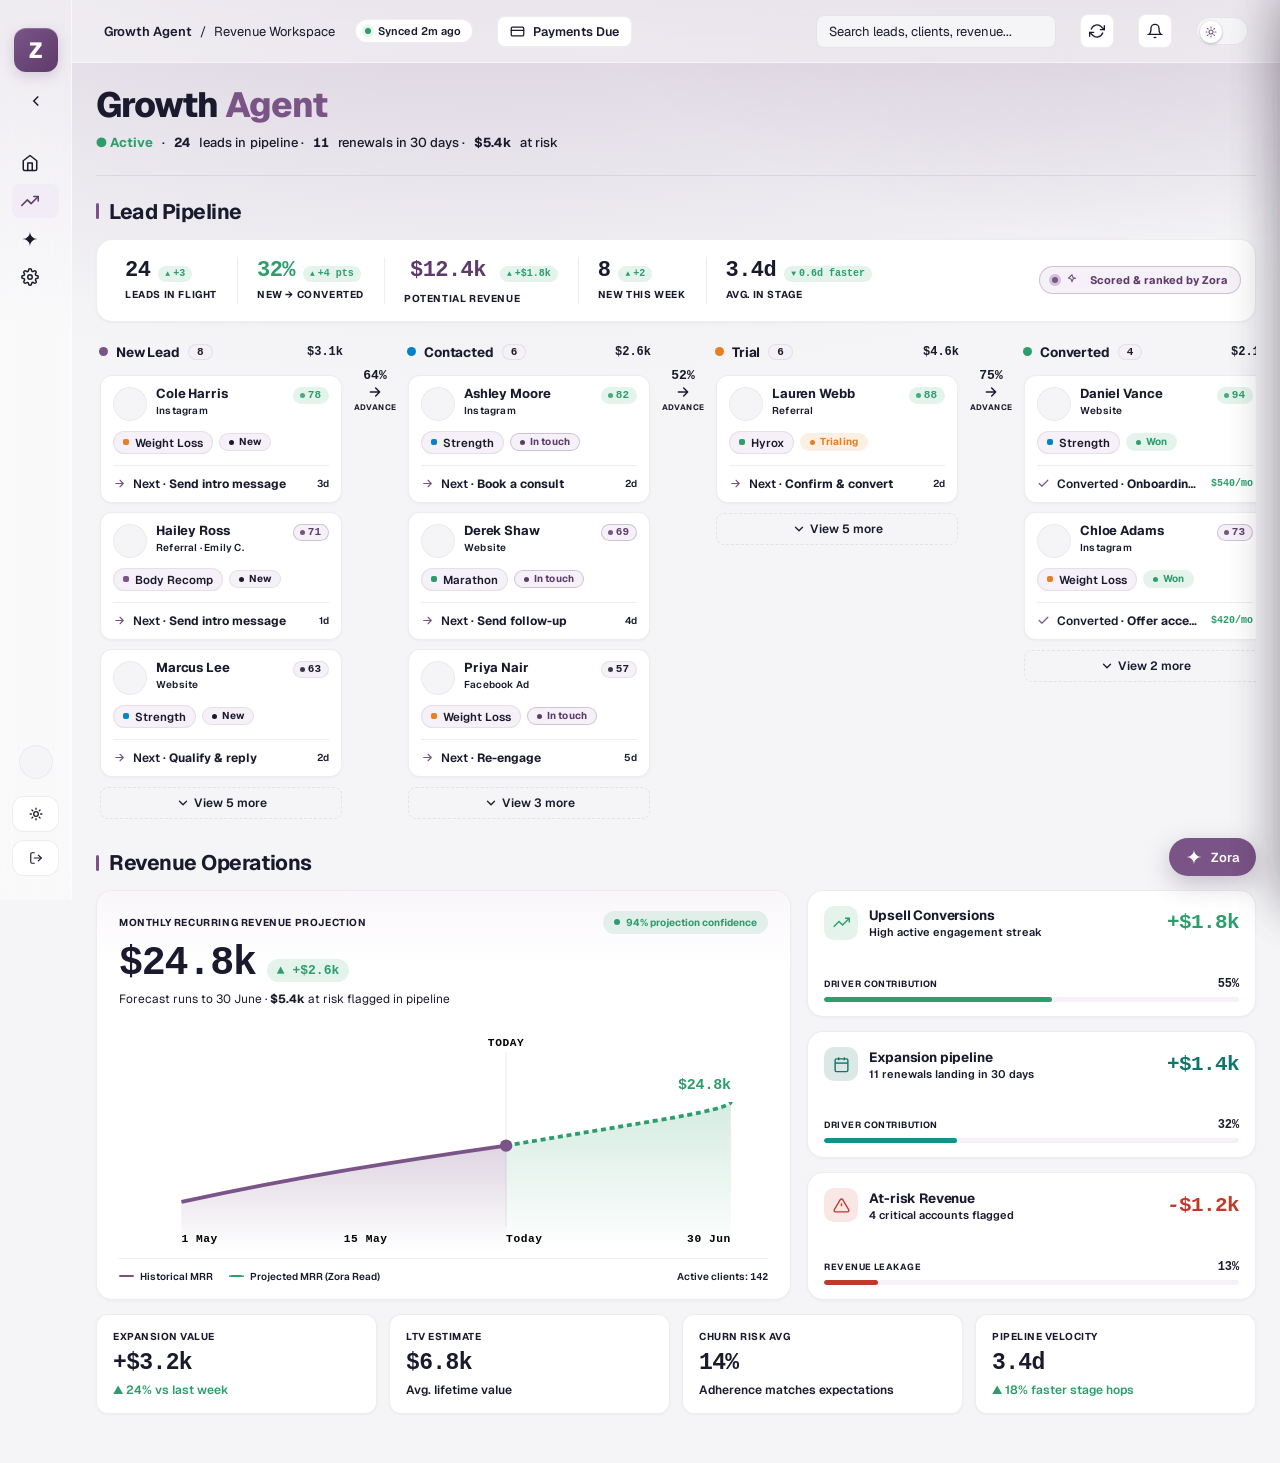
<file: growth.html>
<!DOCTYPE html>
<html lang="en">
<head>
  <meta charset="UTF-8"/>
  <meta name="viewport" content="width=device-width, initial-scale=1.0"/>
  <title>Zora Product OS — Growth Agent Workspace</title>
  <link rel="preconnect" href="https://fonts.googleapis.com">
  <link rel="preconnect" href="https://fonts.gstatic.com" crossorigin>
  <link
    href="https://fonts.googleapis.com/css2?family=DM+Sans:ital,opsz,wght@0,9..40,100..1000;1,9..40,100..1000&family=Geist:wght@100..900&family=Geist+Mono:wght@400;500;600&display=swap"
    rel="stylesheet">
  <link rel="stylesheet" href="design-tokens.css?v=1">
  <script>
    (function () {
      try {
        var stored = localStorage.getItem('theme');
        var prefersDark = window.matchMedia && window.matchMedia('(prefers-color-scheme: dark)').matches;
        var theme = stored || (prefersDark ? 'dark' : 'light');
        document.documentElement.setAttribute('data-theme', theme);
      } catch (e) {
        document.documentElement.setAttribute('data-theme', 'light');
      }
    })();
  </script>
  <style>
    :root {
      --brand: var(--accent);
      --brand-tint: var(--accent-soft);
      --brand-tint-2: color-mix(in oklab, var(--accent) 30%, transparent);
      --brand-ink: var(--accent-deep);
      --border: var(--line);
      --border-2: var(--line);
      --surface: var(--paper-2);
      --surface-2: var(--paper-3);
      --bg: var(--paper);
      --bg-2: var(--paper-3);
      --ink-1: var(--ink);
      --ink-2: var(--ink-2);
      --ink-3: var(--ink-3);
      --ink-4: var(--ink-4);
      --ok-bg: color-mix(in oklab, var(--ok) 12%, transparent);
      --ok-ink: var(--ok);
      --bad-bg: color-mix(in oklab, var(--bad) 12%, transparent);
      --bad-ink: var(--bad);
      --warn-bg: color-mix(in oklab, var(--warn) 12%, transparent);
      --warn-ink: var(--warn);
      
      /* Lead pipeline stage colors */
      --stage-lead: var(--accent);
      --stage-consult: #0284c7;
      --stage-trial: var(--warn);
      --stage-expand: var(--ok);
    }

    .zmain-scroll {
      flex: 1;
      overflow-y: auto;
      padding: 24px;
      display: flex;
      flex-direction: column;
      gap: 24px;
    }

    .ghead { display:flex; align-items:flex-start; justify-content:space-between; gap:20px; }
    .gtitle { font-size:35px; font-weight:800; letter-spacing:-.028em; line-height:1.02; text-wrap:balance; }
    .gtitle em { color:var(--brand); font-style:normal; }
    .gsub { font-size:13px; color:var(--ink-3); margin-top:11px; display:flex; align-items:center; gap:9px; flex-wrap:wrap; font-weight:500; letter-spacing:.002em; }
    .gsub b { color:var(--ink-1); font-weight:700; font-variant-numeric:tabular-nums; }
    .gsub .live { color:var(--ok-ink); font-weight:700; }
    .hr-sep { margin:0; border: 0; border-top: 1px solid var(--line); }

    .sec-h { display:flex; align-items:baseline; gap:12px; margin-bottom: 16px; }
    .sec-h h2 { font-size:21px; font-weight:700; letter-spacing:-.022em; line-height:1.1; position:relative; padding-left:13px; color: var(--ink); }
    .sec-h h2::before { content:""; position:absolute; left:0; top:.18em; bottom:.16em; width:3px; border-radius:2px; background:var(--brand); }
    .sec-h .c { color:var(--brand); }
    .sec-h .hint { margin-left:auto; font-size:10px; color:var(--ink-4); font-weight:700; letter-spacing:.06em; text-transform:uppercase; }
    .sec-h .agent { margin-left:auto; font-size:12px; font-weight:600; color:var(--ink-4); display:flex; align-items:center; gap:6px; }
    .sec-h .agent svg { width:13px; height:13px; }

    /* topbar sync */
    .tb-sync { display:inline-flex; align-items:center; gap:7px; margin-left:12px; font-size:11px; font-weight:600; color:var(--ink-4); padding:4px 11px 4px 9px; border:1px solid var(--border); border-radius:99px; background:var(--surface); white-space:nowrap; }
    .tb-sync .dot { width:6px; height:6px; border-radius:50%; background:var(--ok); box-shadow:0 0 0 3px var(--ok-bg); }
    .tb-sync.syncing { color:var(--warn-ink); }
    .tb-sync.syncing .dot { background:var(--warn); box-shadow:0 0 0 3px var(--warn-bg); animation:tbpulse 1s ease-in-out infinite; }
    @keyframes tbpulse { 0%,100%{opacity:1} 50%{opacity:.3} }

    /* lead pipeline — CRM */
    .psum { display:flex; align-items:stretch; background:var(--surface); border:1px solid var(--border); border-radius:16px; box-shadow:var(--shadow-sm); padding:6px 8px; }
    .psum .ps-item { padding:10px 20px; display:flex; flex-direction:column; justify-content:center; gap:6px; position:relative; }
    .psum .ps-item + .ps-item::before { content:''; position:absolute; left:0; top:16%; height:68%; width:1px; background:var(--border); }
    .psum .ps-top { display:flex; align-items:baseline; gap:8px; }
    .psum .ps-v { font-family:var(--font-geist-mono, monospace); font-size:22px; font-weight:700; letter-spacing:-.025em; line-height:1; color: var(--ink); }
    .psum .ps-v.ok { color:var(--ok-ink); }
    .psum .ps-v.brand { color:var(--brand-ink); }
    .psum .ps-delta { font-family:var(--font-geist-mono, monospace); font-size:10px; font-weight:700; line-height:1; display:inline-flex; align-items:center; gap:3px; padding:3px 7px; border-radius:99px; white-space:nowrap; }
    .psum .ps-delta .ar { font-size:8px; line-height:1; }
    .psum .ps-delta.up { color:var(--ok-ink); background:var(--ok-bg); }
    .psum .ps-delta.down { color:var(--bad-ink); background:var(--bad-bg); }
    .psum .ps-l { font-size:10px; letter-spacing:.06em; text-transform:uppercase; color:var(--ink-4); font-weight:700; white-space:nowrap; }
    .psum .ps-spacer { flex:1; }
    .psum .ps-legend { align-self:center; display:inline-flex; align-items:center; gap:7px; margin-right:6px; font-size:11px; color:var(--brand-ink); font-weight:700; background:var(--brand-tint); border:1px solid var(--brand-tint-2); padding:6px 12px; border-radius:99px; white-space:nowrap; }
    .psum .ps-legend svg { width:13px; height:13px; color:var(--brand); }
    .psum .ps-legend .ld { width:6px; height:6px; border-radius:50%; background:var(--brand); box-shadow:0 0 0 3px var(--brand-tint-2); animation:psLive 2s ease-in-out infinite; }
    @keyframes psLive { 0%,100%{opacity:1} 50%{opacity:.4} }

    .board { display:flex; align-items:flex-start; gap: 12px; overflow-x: auto; padding-bottom:4px; }
    .bcol { flex:1; min-width:250px; display:flex; flex-direction:column; }
    .bch { display:flex; align-items:center; gap:8px; height:28px; padding:0 3px; }
    .bch .dot { width:9px; height:9px; border-radius:50%; flex:none; }
    .bch .bt { font-weight:700; font-size:13.5px; letter-spacing:-.01em; color: var(--ink); }
    .bch .bn { font-family:var(--font-geist-mono, monospace); font-weight:700; font-size:11px; color:var(--ink-3); background:var(--surface-2); border:1px solid var(--border); border-radius:99px; padding:1px 8px; }
    .bch .bval { margin-left:auto; font-family:var(--font-geist-mono, monospace); font-size:12px; font-weight:700; color:var(--ink-4); }
    .blist { display:flex; flex-direction:column; gap:9px; min-height:90px; padding:9px 4px 4px; flex:1; border-radius:12px; transition:background .15s, box-shadow .15s; }
    .blist.drag-over { background:var(--brand-tint); box-shadow:inset 0 0 0 1.5px var(--brand-tint-2); }
    .bmore { font-size:12px; font-weight:600; color:var(--ink-4); text-align:center; padding:7px; border:1px dashed var(--border-2); border-radius:8px; margin-top:1px; cursor: pointer; display: flex; align-items: center; justify-content: center; gap: 4px; transition: all 0.15s; }
    .bmore:hover { color: var(--ink-2); border-color: var(--ink-4); background: var(--surface-2); }
    .bmore svg { width: 14px; height: 14px; }

    /* connector + conversion rate between columns */
    .bconn { flex:none; width:34px; align-self:stretch; display:flex; flex-direction:column; align-items:center; padding-top:30px; }
    .bconn .crate { font-family:var(--font-geist-mono, monospace); font-size:13px; font-weight:700; color:var(--ink-2); }
    .bconn .carrow { color:var(--ink-5); margin-top:1px; }
    .bconn .carrow svg { width:16px; height:16px; display:block; }
    .bconn .clbl { font-size:8px; letter-spacing:.05em; text-transform:uppercase; color:var(--ink-5); font-weight:700; margin-top:2px; }

    /* lead card */
    .lcard { background:var(--surface); border:1px solid var(--border); border-radius:12px; padding:11px 12px 10px; box-shadow:var(--shadow-sm); cursor:grab; transition:box-shadow .15s, transform .12s, border-color .15s, opacity .15s; }
    .lcard:hover { box-shadow:var(--shadow-md); border-color:var(--border-2); }
    .lcard.dragging { opacity:.22; cursor:grabbing; box-shadow:none; border-color: transparent; background: var(--surface-2); }
    .lcard .lc-top { display:flex; align-items:flex-start; gap:9px; }
    .lcard .lc-id { flex:1; min-width:0; }
    .lcard .lc-nm { font-weight:700; font-size:13px; line-height:1.15; letter-spacing:-.01em; color: var(--ink); white-space:nowrap; overflow:hidden; text-overflow:ellipsis; }
    .lcard .lc-src { font-size:10px; color:var(--ink-4); font-weight:600; letter-spacing:.02em; margin-top:2px; white-space:nowrap; overflow:hidden; text-overflow:ellipsis; }
    .lcard .lc-score { flex:none; font-family:var(--font-geist-mono, monospace); font-size:11px; font-weight:700; padding:2px 7px 2px 6px; border-radius:99px; display:inline-flex; align-items:center; gap:3px; line-height:1; }
    .lcard .lc-score::before { content:''; width:5px; height:5px; border-radius:50%; background:currentColor; opacity:.85; }
    .score-hi  { background:var(--ok-bg);    color:var(--ok-ink);    border:1px solid transparent; }
    .score-mid { background:var(--brand-tint); color:var(--brand-ink); border:1px solid var(--brand-tint-2); }
    .score-lo  { background:var(--surface-2); color:var(--ink-4);     border:1px solid var(--border); }
    .lcard .lc-goal { display:inline-flex; align-items:center; gap:6px; font-size:11.5px; font-weight:600; color:var(--ink-2); background:var(--surface-2); border:1px solid var(--border); padding:3px 9px; border-radius:99px; }
    .lcard .lc-goal .gd { width:6px; height:6px; border-radius:2px; flex:none; }
    .lcard .lc-meta { display:flex; align-items:center; gap:10px; margin-top:11px; padding-top:9px; border-top:1px solid var(--line); }
    .lcard .lc-days { font-size:10px; color:var(--ink-4); font-weight:600; display:flex; align-items:center; gap:4px; white-space:nowrap; }
    .lcard .lc-days svg { width:12px; height:12px; flex:none; }
    .lcard .lc-prob { margin-left:auto; display:flex; align-items:center; gap:6px; }
    .lcard .lc-prob .pbar { width:32px; height:4px; border-radius:99px; background:var(--bg-2); overflow:hidden; flex:none; }
    .lcard .lc-prob .pbar i { display:block; height:100%; border-radius:99px; background:var(--brand); }
    .lcard .lc-prob .pv { font-family:var(--font-geist-mono, monospace); font-size:10px; font-weight:700; color:var(--ink-3); }
    .lcard.won .lc-prob .pv { color:var(--ok-ink); }
    .lcard .lc-act { display:flex; gap:5px; margin-top:0; max-height:0; opacity:0; overflow:hidden; transition:max-height .2s var(--ease-out), opacity .16s, margin-top .2s var(--ease-out); }
    .lcard:hover .lc-act, .lcard:focus-within .lc-act { max-height:40px; opacity:1; margin-top:9px; }
    .lc-act .qb { flex:1; height:28px; display:inline-flex; align-items:center; justify-content:center; border-radius:6px; border:1px solid var(--border-2); background:var(--surface); color:var(--ink-4); transition:all .14s; cursor: pointer; }
    .lc-act .qb svg { width:14px; height:14px; }
    .lc-act .qb:hover { color:var(--brand-ink); border-color:var(--brand-tint-2); background:var(--brand-tint); }

    /* lead card tags + status + next action */
    .lcard .lc-tags { display:flex; align-items:center; gap:6px; margin-top:10px; flex-wrap:wrap; }
    .lcard .lc-tags .lc-goal { margin-top:0; }
    .lcard .lc-status { font-size:10px; font-weight:700; letter-spacing:.01em; padding:3px 9px; border-radius:99px; display:inline-flex; align-items:center; gap:5px; line-height:1; }
    .lcard .lc-status::before { content:''; width:5px; height:5px; border-radius:50%; background:currentColor; }
    .st-new   { background:var(--surface-2);  color:var(--ink-3);     border:1px solid var(--border); }
    .st-touch { background:var(--brand-tint); color:var(--brand-ink); border:1px solid var(--brand-tint-2); }
    .st-trial { background:var(--warn-bg);    color:var(--warn-ink);  border:1px solid transparent; }
    .st-warn  { background:var(--bad-bg);    color:var(--bad-ink);  border:1px solid transparent; }
    .st-won   { background:var(--ok-bg);      color:var(--ok-ink);    border:1px solid transparent; }
    .lcard .lc-next { display:flex; align-items:center; gap:7px; margin-top:11px; padding-top:10px; border-top:1px solid var(--line); font-size:12px; color:var(--ink-3); font-weight:600; }
    .lcard .lc-next .nx-ic { color:var(--brand); display:flex; flex:none; }
    .lcard .lc-next .nx-ic svg { width:13px; height:13px; }
    .lcard .lc-next .nx-t { min-width:0; overflow:hidden; text-overflow:ellipsis; white-space:nowrap; }
    .lcard .lc-next .nx-t b { color:var(--ink-1); font-weight:700; }
    .lcard .lc-next .lc-time { margin-left:auto; font-size:10px; color:var(--ink-4); font-weight:600; white-space:nowrap; flex:none; padding-left:6px; }
    .lcard.won .lc-next .lc-time { color:var(--ok-ink); font-family:var(--font-geist-mono, monospace); }

    /* revenue operations */
    .rcc { display:grid; grid-template-columns:repeat(3,1fr); gap:14px; }
    .rcard2 { background:var(--surface); border:1px solid var(--border); border-radius:16px; box-shadow:var(--shadow-sm); padding:16px 17px; display:flex; flex-direction:column; }
    .rcard2 .rl { font-size:10px; letter-spacing:.07em; text-transform:uppercase; color:var(--ink-4); font-weight:700; }
    .rcard2 .rv { font-family:var(--font-geist-mono, monospace); font-size:26px; font-weight:700; letter-spacing:-.02em; margin-top:10px; line-height:1; color: var(--ink); }
    .rcard2 .rv small { font-size:13px; color:var(--ink-4); font-weight:600; letter-spacing:0; }
    .rcard2 .rv .up { color:var(--ok-ink); }
    .rcard2 .rs { font-size:12px; color:var(--ink-4); margin-top:8px; line-height:1.4; }
    .rcard2 .ra { margin-top:auto; padding-top:14px; }
    .rcard2 .ra a { font-size:12px; font-weight:700; color:var(--brand-ink); display:inline-flex; align-items:center; gap:5px; cursor:pointer; transition:gap .15s; }
    .rcard2 .ra a:hover { gap:9px; }
    .rcard2 .ra a svg { width:13px; height:13px; }
    .rcard2.risk .rv { color:var(--bad-ink); }
    .rcard2.exp .rv { color:var(--ok-ink); }
    .rcard2.fc .rv { color:var(--ok-ink); }

    /* revenue intelligence */
    .rev { display:grid; grid-template-columns:1.55fr 1fr; gap:16px; align-items:stretch; }
    .rev-forecast { background:var(--surface); border:1px solid var(--border); border-radius:16px; box-shadow:var(--shadow-sm); padding:20px 22px 16px; display:flex; flex-direction:column; position:relative; overflow:hidden; }
    .rev-forecast::before { content:""; position:absolute; inset:0 0 auto 0; height:72px; background:linear-gradient(180deg,var(--brand-tint),transparent); opacity:.6; pointer-events:none; }
    .rev-fh { display:flex; align-items:center; gap:12px; position:relative; }
    .rev-fh .fl { font-size:10px; letter-spacing:.06em; text-transform:uppercase; color:var(--ink-4); font-weight:700; }
    .rev-fh .conf-chip { margin-left:auto; display:inline-flex; align-items:center; gap:6px; font-size:10px; font-weight:700; color:var(--ok-ink); background:var(--ok-bg); border:1px solid transparent; padding:4px 10px; border-radius:99px; }
    .rev-fh .conf-chip .dot { width:6px; height:6px; border-radius:50%; background:var(--ok); }
    .rev-val { display:flex; align-items:baseline; gap:11px; margin-top:10px; position:relative; }
    .rev-val .v { font-family:var(--font-geist-mono, monospace); font-size:40px; font-weight:700; letter-spacing:-.03em; line-height:1; color: var(--ink); }
    .rev-val .delta { display:inline-flex; align-items:center; gap:3px; font-family:var(--font-geist-mono, monospace); font-size:13px; font-weight:700; color:var(--ok-ink); background:var(--ok-bg); border:1px solid transparent; padding:3px 9px; border-radius:99px; }
    .rev-sub { font-size:12px; color:var(--ink-4); margin-top:7px; position:relative; }
    .rev-chart { margin-top:6px; flex:1; position:relative; }
    .rev-chart svg { width:100%; height:auto; display:block; }
    .rev-chart .axl { fill:var(--ink-5); font:600 9px/1 var(--font-geist-mono, monospace); letter-spacing:.05em; }
    .rev-chart .axl.now { fill:var(--ink-4); }
    .rev-chart .plbl { fill:var(--ok-ink); font:700 12px/1 var(--font-geist-mono, monospace); letter-spacing:-.01em; }
    .rev-legend { display:flex; align-items:center; gap:16px; margin-top:6px; padding-top:11px; border-top:1px solid var(--line); font-size:10px; color:var(--ink-4); font-weight:600; }
    .rev-legend .lg { display:inline-flex; align-items:center; gap:6px; }
    .rev-legend .lg .ln { width:15px; border-top:2.5px solid var(--brand); border-radius:2px; }
    .rev-legend .lg .ln.proj { border-top-style:dashed; border-color:var(--ok); }
    .rev-legend .now { margin-left:auto; }
    .rev-legend .now b { color:var(--ink-2); font-family:var(--font-geist-mono, monospace); font-weight:700; }

    .rev-drivers { display:flex; flex-direction:column; gap:14px; }
    .drv { flex:1; display:flex; flex-direction:column; background:var(--surface); border:1px solid var(--border); border-radius:16px; box-shadow:var(--shadow-sm); padding:15px 16px 14px; cursor:pointer; transition:box-shadow .16s, transform .16s, border-color .16s; text-align:left; }
    .drv:hover { box-shadow:var(--shadow-md); transform:translateY(-1px); border-color:var(--border-2); }
    .drv-head { display:flex; align-items:center; gap:11px; }
    .drv-ic { width:34px; height:34px; flex:none; border-radius:10px; display:flex; align-items:center; justify-content:center; }
    .drv-ic svg { width:17px; height:17px; }
    .drv.up .drv-ic { background:var(--ok-bg); color:var(--ok-ink); }
    .drv.exp .drv-ic { background:color-mix(in oklab, #0f766e 16%, var(--surface)); color:#0f766e; }
    .drv.risk .drv-ic { background:var(--bad-bg); color:var(--bad-ink); }
    .drv-tt { flex:1; min-width:0; }
    .drv-t { display:block; font-weight:700; font-size:13.5px; color: var(--ink); letter-spacing:-.012em; }
    .drv-s { display:block; font-size:11px; color:var(--ink-4); margin-top:1px; font-weight:600; }
    .drv-v { font-family:var(--font-geist-mono, monospace); font-weight:700; font-size:21px; letter-spacing:-.028em; flex:none; line-height:1; }
    .drv.up .drv-v { color:var(--ok-ink); } .drv.exp .drv-v { color:#0f766e; } .drv.risk .drv-v { color:var(--bad-ink); }

    /* contribution bar */
    .drv-bar { margin-top:auto; padding-top:14px; }
    .drv-bar .bl { display:flex; align-items:baseline; justify-content:space-between; margin-bottom:6px; }
    .drv-bar .bl .bk { font-size:9px; font-weight:700; color:var(--ink-5); letter-spacing:.05em; text-transform:uppercase; white-space:nowrap; }
    .drv-bar .bl .bp { font-family:var(--font-geist-mono, monospace); font-size:12px; font-weight:700; color:var(--ink-2); letter-spacing:-.01em; }
    .drv-track { height:5px; border-radius:99px; background:var(--bg-2); overflow:hidden; }
    .drv-track i { display:block; height:100%; border-radius:99px; }
    .drv.up .drv-track i { background:var(--ok); }
    .drv.exp .drv-track i { background:#0d9488; }
    .drv.risk .drv-track i { background:var(--bad); }

    /* footer mini-stats */
    .drv-foot { display:flex; margin-top:13px; padding-top:12px; border-top:1px solid var(--line); }
    .drv-fact { flex:1; min-width:0; padding:0 12px; position:relative; }
    .drv-fact:first-child { padding-left:0; }
    .drv-fact:last-child { padding-right:0; }
    .drv-fact + .drv-fact::before { content:''; position:absolute; left:0; top:1px; bottom:1px; width:1px; background:var(--border); }
    .drv-fact .fv { font-family:var(--font-geist-mono, monospace); font-size:14px; font-weight:700; letter-spacing:-.015em; color:var(--ink-1); line-height:1.1; white-space:nowrap; }
    .drv-fact .fl { font-size:9px; letter-spacing:.03em; text-transform:uppercase; color:var(--ink-5); font-weight:700; margin-top:3px; white-space:nowrap; overflow:hidden; text-overflow:ellipsis; }

    .rev-vitals { grid-column:1/-1; display:grid; grid-template-columns:repeat(4,1fr); gap:12px; margin-top:4px; }
    .vtile { background:var(--surface); border:1px solid var(--border); border-radius:12px; box-shadow:var(--shadow-sm); padding:15px 16px; }
    .vtile .vl { font-size:10px; letter-spacing:.05em; text-transform:uppercase; color:var(--ink-4); font-weight:700; }
    .vtile .vv { font-family:var(--font-geist-mono, monospace); font-size:23px; font-weight:700; letter-spacing:-.028em; margin-top:9px; line-height:1; color: var(--ink); }
    .vtile .vd { font-size:12px; margin-top:7px; color:var(--ink-4); font-weight:600; }
    .vtile .vd.up { color:var(--ok-ink); }

    @media (max-width:1150px){
      .bcol { min-width:220px; }
      .rev { grid-template-columns: 1fr; }
      .rev-drivers { flex-direction: row; gap: 12px; }
      .rev-vitals { grid-template-columns: repeat(2, 1fr); }
    }
    @media (max-width:680px) {
      .rev-drivers { flex-direction: column; }
      .drv-s { display: none; }
    }

    /* ===== Shell primitives (not in design-tokens.css) ===== */
    .zoverlay { position:fixed; inset:0; background:rgba(28,18,38,.34); backdrop-filter:blur(2px); opacity:0; pointer-events:none; transition:opacity .2s; z-index:2000; }
    .zoverlay.open { opacity:1; pointer-events:auto; }

    .zdrawer { position:fixed; top:0; right:0; bottom:0; width:460px; max-width:calc(100vw - 24px); background:var(--paper-2); border-left:1px solid var(--line); box-shadow:-20px 0 54px rgba(28,18,38,.22); display:flex; flex-direction:column; transform:translateX(106%); transition:transform .34s cubic-bezier(0.23,1,0.32,1); z-index:2200; }
    .zdrawer.open { transform:none; }
    .zdr-head { padding:18px 20px 16px; border-bottom:1px solid var(--line); display:flex; align-items:flex-start; gap:13px; }
    .zdr-head .hi { flex:1; min-width:0; }
    .zdr-head .hn { font-weight:700; font-size:17px; letter-spacing:-.01em; color:var(--ink); }
    .zdr-head .hp { font-size:11px; color:var(--ink-4); margin-top:3px; }
    .zdr-head .badges { display:flex; gap:7px; margin-top:10px; flex-wrap:wrap; }
    .zdr-x { width:30px; height:30px; flex:none; border-radius:8px; border:1px solid var(--line); background:var(--paper-2); color:var(--ink-4); display:flex; align-items:center; justify-content:center; cursor:pointer; transition:color .14s,border-color .14s; }
    .zdr-x:hover { color:var(--bad); border-color:rgba(192,57,43,.35); }
    .zdr-x svg { width:16px; height:16px; }
    .zdr-body { flex:1; overflow-y:auto; padding:18px 20px; display:flex; flex-direction:column; gap:18px; }
    .zdr-sec .ol { font-size:10px; letter-spacing:.08em; text-transform:uppercase; font-weight:700; color:var(--ink-4); margin-bottom:10px; }
    .zdr-grid { display:grid; grid-template-columns:1fr 1fr; gap:11px 16px; }
    .zdr-vit { display:flex; flex-direction:column; gap:10px; }
    .zdr-vrow { display:flex; align-items:center; gap:12px; font-size:13px; }
    .zdr-note { font-size:13px; color:var(--ink-2); line-height:1.55; background:var(--paper-3); border:1px solid var(--line); border-radius:10px; padding:13px 15px; }
    .zdr-note b { color:var(--accent-deep); }
    .zdr-foot { border-top:1px solid var(--line); padding:14px 20px; display:flex; flex-direction:column; gap:8px; }
    .zdr-foot .frow { display:flex; gap:8px; }
    .zdr-foot .frow .btn-primary,
    .zdr-foot .frow .btn-secondary { flex:1; }

    .zflow-ov { position:fixed; inset:0; background:rgba(28,18,38,.42); backdrop-filter:blur(3px); opacity:0; pointer-events:none; transition:opacity .22s; z-index:5000; display:flex; align-items:center; justify-content:center; padding:20px; }
    .zflow-ov.open { opacity:1; pointer-events:auto; }
    .zflow { width:424px; max-width:100%; background:var(--paper-2); border:1px solid var(--line); border-radius:14px; box-shadow:0 16px 40px rgba(26,26,46,.18),0 2px 8px rgba(26,26,46,.08); transform:translateY(12px) scale(.98); opacity:0; transition:transform .28s cubic-bezier(0.23,1,0.32,1),opacity .2s; overflow:hidden; }
    .zflow-ov.open .zflow { transform:none; opacity:1; }
    .zflow-h { display:flex; align-items:center; gap:13px; padding:18px 20px; border-bottom:1px solid var(--line); }
    .zflow-ic { width:42px; height:42px; flex:none; border-radius:12px; background:var(--accent-soft); color:var(--accent); display:flex; align-items:center; justify-content:center; transition:background .3s,color .3s; }
    .zflow-ic svg { width:21px; height:21px; }
    .zflow-ic.ok { background:var(--ok-bg); color:var(--ok-ink); }
    .zflow-h .zflow-t { font-weight:700; font-size:15px; letter-spacing:-.01em; color:var(--ink); }
    .zflow-h .zflow-s { font-size:11px; color:var(--ink-4); margin-top:2px; }
    .zflow-b { padding:14px 20px; display:flex; flex-direction:column; }
    .zflow-f { padding:13px 20px; border-top:1px solid var(--line); display:flex; align-items:center; gap:8px; background:var(--paper-3); }
    .zflow-dl { flex:1; font-size:12px; color:var(--ok-ink); font-weight:600; display:flex; align-items:center; gap:7px; opacity:0; transition:opacity .3s; }
    .zflow-dl svg { width:14px; height:14px; }
    .zflow-dl.show { opacity:1; }
    .zflow-f .btn[disabled] { opacity:.55; pointer-events:none; }

    /* ===== Lead action panels ===== */
    /* Bring shell.css zdrawer / zflow-ov variables into growth scope */
    :root {
      --border-2: var(--line);
      --surface: var(--paper-2);
      --surface-2: var(--paper-3);
      --border: var(--line);
      --ease-out: cubic-bezier(0.23, 1, 0.32, 1);
      --r-md: 10px;
      --r-lg: 14px;
      --r-xl: 18px;
      --r-pill: 999px;
      --t-2xs: 10px;
      --t-xs: 11px;
      --t-sm: 13px;
      --t-h2: 17px;
      --t-h3: 15px;
      --sh-pop: 0 16px 40px rgba(26,26,46,.18), 0 2px 8px rgba(26,26,46,.08);
      --bad-ring: rgba(192,57,43,.35);
      --brand-strong: var(--accent-deep);
      --brand-soft: var(--accent-soft);
      --brand-deep: var(--accent-deep);
    }

    /* Consult slot picker */
    .consult-slot {
      display: flex; align-items: center; gap: 12px;
      padding: 11px 14px; border-radius: 10px;
      border: 1.5px solid var(--border); background: var(--surface);
      cursor: pointer; text-align: left; width: 100%;
      transition: border-color 140ms var(--ease-out), background 140ms var(--ease-out), box-shadow 140ms;
      font-family: var(--font-geist, sans-serif);
    }
    .consult-slot:hover { border-color: var(--brand-tint-2); background: var(--brand-tint); }
    .consult-slot.is-selected { border-color: var(--accent); background: var(--accent-soft); box-shadow: 0 0 0 3px color-mix(in oklab, var(--accent) 12%, transparent); }
    .consult-slot .cs-check {
      width: 18px; height: 18px; border-radius: 50%; border: 1.5px solid var(--border-2);
      flex: none; display: flex; align-items: center; justify-content: center;
      transition: background 140ms, border-color 140ms;
    }
    .consult-slot.is-selected .cs-check { background: var(--accent); border-color: var(--accent); }
    .consult-slot.is-selected .cs-check svg { opacity: 1; }
    .consult-slot .cs-check svg { width: 10px; height: 10px; color: #fff; opacity: 0; stroke-width: 3; }
    .consult-slot .cs-body { flex: 1; min-width: 0; }
    .consult-slot .cs-day { font-size: 12px; font-weight: 700; color: var(--ink); letter-spacing: -.01em; }
    .consult-slot .cs-time { font-size: 11px; color: var(--ink-3); font-weight: 600; margin-top: 2px; }
    .consult-slot .cs-tag { font-size: 10px; font-weight: 700; color: var(--ok-ink); background: var(--ok-bg); padding: 2px 8px; border-radius: 99px; flex: none; }
    .consult-slot .cs-tag.alt { color: var(--brand-ink); background: var(--brand-tint); }

    /* Profile stat grid in drawer */
    .zdr-grid .gk { font-size: 10px; letter-spacing: .04em; text-transform: uppercase; color: var(--ink-4); font-weight: 700; }
    .zdr-grid .gv { font-size: 13px; font-weight: 700; color: var(--ink); margin-top: 3px; }

    /* Timeline items */
    .zdr-vrow .vk { color: var(--ink-3); width: 108px; font-size: 12px; }
    .zdr-vrow .vv { font-weight: 700; color: var(--ink); font-size: 12px; }
    .zdr-vrow .vv.ok { color: var(--ok-ink); }
    .zdr-vrow .vv.warn { color: var(--warn); }

    /* Send button loading state */
    #contact-send-btn.is-sending { opacity: .75; pointer-events: none; }
    #contact-send-btn.is-sent { background: var(--ok); border-color: var(--ok); }
  </style>
</head>
<body>

  <!-- =================== SIDEBAR =================== -->
  <aside class="sidebar">
    <div class="brand" style="display: flex; align-items: center; justify-content: space-between; width: 100%;">
      <div style="display: flex; align-items: center; gap: 10px;">
        <div class="brand-mark">Z</div>
        <div class="brand-text">
          <div class="brand-name">ZORA</div>
          <div class="brand-sub">COACH OS</div>
        </div>
      </div>
      <button class="sidebar-toggle-btn" id="sidebar-toggle"
        style="background: transparent; border: 0; color: var(--ink-3); cursor: pointer; padding: 4px; display: flex; align-items: center; justify-content: center; transition: transform 0.25s;"
        title="Expand Sidebar">
        <svg width="18" height="18" viewBox="0 0 24 24" fill="none" stroke="currentColor" stroke-width="2">
          <polyline points="9 18 15 12 9 6"></polyline>
        </svg>
      </button>
    </div>

    <div class="nav-section">
      <div class="nav-item" onclick="window.location.href='index2.html'">
        <svg width="18" height="18" viewBox="0 0 24 24" fill="none" stroke="currentColor" stroke-width="2" stroke-linecap="round" stroke-linejoin="round">
          <path d="M3 9l9-7 9 7v11a2 2 0 0 1-2 2H5a2 2 0 0 1-2-2z"></path>
          <polyline points="9 22 9 12 15 12 15 22"></polyline>
        </svg>
        <span>Home</span>
      </div>
      <div class="nav-item active" onclick="window.location.href='growth.html'">
        <svg width="18" height="18" viewBox="0 0 24 24" fill="none" stroke="currentColor" stroke-width="2" stroke-linecap="round" stroke-linejoin="round">
          <polyline points="23 6 13.5 15.5 8.5 10.5 1 18"></polyline>
          <polyline points="17 6 23 6 23 12"></polyline>
        </svg>
        <span>Growth Agent</span>
      </div>
      <div class="nav-item" onclick="window.location.href='copilot.html'">
        <svg width="18" height="18" viewBox="0 0 24 24" fill="none" stroke="currentColor" stroke-width="2" stroke-linecap="round" stroke-linejoin="round">
          <path d="M12 2c0 5.523 4.477 10 10 10-5.523 0-10 4.477-10 10 0-5.523-4.477-10-10-10 5.523 0 10-4.477 10-10z" fill="currentColor" stroke="none"></path>
        </svg>
        <span>Ask Zora</span>
      </div>
      <div class="nav-item" onclick="window.location.href='settings.html'">
        <svg width="18" height="18" viewBox="0 0 24 24" fill="none" stroke="currentColor" stroke-width="2" stroke-linecap="round" stroke-linejoin="round">
          <circle cx="12" cy="12" r="3"></circle>
          <path d="M19.4 15a1.65 1.65 0 0 0 .33 1.82l.06.06a2 2 0 1 1-2.83 2.83l-.06-.06a1.65 1.65 0 0 0-1.82-.33 1.65 1.65 0 0 0-1 1.51V21a2 2 0 0 1-4 0v-.09A1.65 1.65 0 0 0 9 19.4a1.65 1.65 0 0 0-1.82.33l-.06.06a2 2 0 1 1-2.83-2.83l.06-.06a1.65 1.65 0 0 0 .33-1.82 1.65 1.65 0 0 0-1.51-1H3a2 2 0 0 1 0-4h.09A1.65 1.65 0 0 0 4.6 9a1.65 1.65 0 0 0-.33-1.82l-.06-.06a2 2 0 1 1 2.83-2.83l.06.06a1.65 1.65 0 0 0 1.82.33H9a1.65 1.65 0 0 0 1-1.51V3a2 2 0 0 1 4 0v.09a1.65 1.65 0 0 0 1 1.51 1.65 1.65 0 0 0 1.82-.33l.06-.06a2 2 0 1 1 2.83 2.83l-.06.06a1.65 1.65 0 0 0-.33 1.82V9a1.65 1.65 0 0 0 1.51 1H21a2 2 0 0 1 0 4h-.09a1.65 1.65 0 0 0-1.51 1z"></path>
        </svg>
        <span>Settings</span>
      </div>
    </div>

    <div style="margin-top: auto; display: flex; flex-direction: column; gap: 8px;">
      <div class="coach-card">
        <div class="avatar text-avatar" data-name="Jordan Hayes">JH</div>
        <div class="coach-info">
          <div class="coach-name">Jordan Hayes</div>
          <div class="coach-meta">142 active members</div>
        </div>
      </div>
      <button id="theme-toggle" class="sidebar-theme-btn">
        <svg width="14" height="14" viewBox="0 0 24 24" fill="none" stroke="currentColor" stroke-width="2.2" stroke-linecap="round" stroke-linejoin="round">
          <circle cx="12" cy="12" r="4"></circle>
          <path d="M12 2v2M12 20v2M4.93 4.93l1.41 1.41M17.66 17.66l1.41 1.41M2 12h2M20 12h2M4.93 19.07l1.41-1.41M17.66 6.34l1.41-1.41"></path>
        </svg>
        <span>Theme</span>
      </button>
      <button onclick="window.location.href='index.html'" class="sidebar-logout-btn">
        <svg width="14" height="14" viewBox="0 0 24 24" fill="none" stroke="currentColor" stroke-width="2" stroke-linecap="round" stroke-linejoin="round">
          <path d="M9 21H5a2 2 0 0 1-2-2V5a2 2 0 0 1 2-2h4"></path>
          <polyline points="16 17 21 12 16 7"></polyline>
          <line x1="21" y1="12" x2="9" y2="12"></line>
        </svg>
        <span>Logout</span>
      </button>
    </div>
  </aside>

  <!-- =================== MAIN =================== -->
  <main class="main">
    
    <!-- Topbar -->
    <div class="topbar">
      <div class="crumbs">
        <strong>Growth Agent</strong>
        <span class="sep">/</span>
        <span id="crumb-tail">Revenue Workspace</span>
        <span class="tb-sync" id="tbSync"><span class="dot"></span>Synced 2m ago</span>
      </div>

      <button onclick="window.location.href='index2.html?roster=open'" style="margin-right: 12px; display: inline-flex; align-items: center; gap: 8px; padding: 6px 12px; background: var(--paper-2); border: 1px solid var(--line); border-radius: 8px; color: var(--ink-3); font-family: var(--font-geist); font-size: 12.5px; font-weight: 600; cursor: pointer; transition: all 0.15s;">
        <svg width="15" height="15" viewBox="0 0 24 24" fill="none" stroke="currentColor" stroke-width="2" stroke-linecap="round" stroke-linejoin="round" aria-hidden="true" style="color: var(--ink-4);">
          <rect x="2" y="5" width="20" height="14" rx="2"></rect>
          <line x1="2" y1="10" x2="22" y2="10"></line>
        </svg>
        <span>Payments Due</span>
      </button>

      <input class="search" id="topbar-search-trigger" placeholder="Search leads, clients, revenue..." readonly
        style="cursor:pointer;" />

      <button class="icon-btn" id="tbRefresh" title="Refresh revenue data">
        <svg width="16" height="16" viewBox="0 0 24 24" fill="none" stroke="currentColor" stroke-width="2" stroke-linecap="round" stroke-linejoin="round">
          <polyline points="23 4 23 10 17 10"></polyline>
          <polyline points="1 20 1 14 7 14"></polyline>
          <path d="M3.5 9a9 9 0 0 1 14.9-3.4L23 10M1 14l4.6 4.4A9 9 0 0 0 20.5 15"></path>
        </svg>
      </button>

      <button class="icon-btn" title="Notifications">
        <svg width="16" height="16" viewBox="0 0 24 24" fill="none" stroke="currentColor" stroke-width="2">
          <path d="M6 8a6 6 0 0 1 12 0c0 7 3 9 3 9H3s3-2 3-9" />
          <path d="M10.3 21a1.94 1.94 0 0 0 3.4 0" />
        </svg>
      </button>

      <button type="button" id="theme-toggle" class="theme-toggle" role="switch" aria-checked="false"
        aria-label="Toggle dark mode" title="Toggle dark mode">
        <span class="theme-toggle__thumb" aria-hidden="true">
          <svg class="icon-sun" viewBox="0 0 24 24" fill="none" stroke="currentColor" stroke-width="2.2"
            stroke-linecap="round" stroke-linejoin="round">
            <circle cx="12" cy="12" r="4" />
            <path
              d="M12 2v2M12 20v2M4.93 4.93l1.41 1.41M17.66 17.66l1.41 1.41M2 12h2M20 12h2M4.93 19.07l1.41-1.41M17.66 6.34l1.41-1.41" />
          </svg>
          <svg class="icon-moon" viewBox="0 0 24 24" fill="none" stroke="currentColor" stroke-width="2.2"
            stroke-linecap="round" stroke-linejoin="round">
            <path d="M21 12.79A9 9 0 1 1 11.21 3 7 7 0 0 0 21 12.79z" />
          </svg>
        </span>
      </button>
    </div>

    <!-- Scrollable Workspace Container -->
    <div class="zmain-scroll" data-screen-label="Growth Agent">
      
      <!-- Greeting and Headline -->
      <div class="ghead rise">
        <div>
          <div class="gtitle">Growth <em>Agent</em></div>
          <div class="gsub"><span class="live">● Active</span> · <b>24</b> leads in pipeline · <b>11</b> renewals in 30 days · <b>$5.4k</b> at risk</div>
        </div>
      </div>
      <hr class="hr-sep"/>

      <!-- LEAD PIPELINE -->
      <section class="rise s1">
        <div class="sec-h">
          <h2>Lead Pipeline</h2>
        </div>

        <div class="psum">
          <div class="ps-item"><div class="ps-top"><span class="ps-v" id="psLeads">24</span><span class="ps-delta up"><span class="ar">▲</span>+3</span></div><span class="ps-l">Leads in flight</span></div>
          <div class="ps-item"><div class="ps-top"><span class="ps-v ok">32%</span><span class="ps-delta up"><span class="ar">▲</span>+4 pts</span></div><span class="ps-l">New → Converted</span></div>
          <div class="ps-item"><div class="ps-top"><span class="ps-v brand">$12.4k</span><span class="ps-delta up"><span class="ar">▲</span>+$1.8k</span></div><span class="ps-l">Potential revenue</span></div>
          <div class="ps-item"><div class="ps-top"><span class="ps-v">8</span><span class="ps-delta up"><span class="ar">▲</span>+2</span></div><span class="ps-l">New this week</span></div>
          <div class="ps-item"><div class="ps-top"><span class="ps-v">3.4d</span><span class="ps-delta up"><span class="ar">▼</span>0.6d faster</span></div><span class="ps-l">Avg. in stage</span></div>
          <div class="ps-spacer"></div>
          <div class="ps-legend"><span class="ld"></span><svg viewBox="0 0 24 24" fill="none" stroke="currentColor" stroke-width="1.9" stroke-linecap="round" stroke-linejoin="round" style="width: 14px; height: 14px; margin-right: 4px;"><path d="M12 3l1.6 4.6L18 9l-4.4 1.4L12 15l-1.6-4.6L6 9z"/></svg>Scored &amp; ranked by Zora</div>
        </div>

        <div class="board" id="board" style="margin-top: 16px;">
          
          <!-- Column 1: New Lead -->
          <div class="bcol" data-count="8" data-stage="New Lead">
            <div class="bch"><span class="dot" style="background:var(--stage-lead)"></span><span class="bt">New Lead</span><span class="bn">8</span><span class="bval">$3.1k</span></div>
            <div class="blist">
              <div class="lcard" draggable="true" data-goal="Weight Loss" data-name="Cole Harris">
                <div class="lc-top"><div class="avatar av-slate sm">CH</div><div class="lc-id"><div class="lc-nm">Cole Harris</div><div class="lc-src">Instagram</div></div><span class="lc-score score-hi">78</span></div>
                <div class="lc-tags"><span class="lc-goal"><span class="gd" style="background:var(--stage-trial)"></span>Weight Loss</span><span class="lc-status st-new">New</span></div>
                <div class="lc-next"><span class="nx-ic"><svg viewBox="0 0 24 24" fill="none" stroke="currentColor" stroke-width="2" stroke-linecap="round" stroke-linejoin="round"><path d="M5 12h14M13 6l6 6-6 6"/></svg></span><span class="nx-t">Next · <b>Send intro message</b></span><span class="lc-time">3d</span></div>
              </div>
              <div class="lcard" draggable="true" data-goal="Body Recomp" data-name="Hailey Ross">
                <div class="lc-top"><div class="avatar av-plum sm">HR</div><div class="lc-id"><div class="lc-nm">Hailey Ross</div><div class="lc-src">Referral · Emily C.</div></div><span class="lc-score score-mid">71</span></div>
                <div class="lc-tags"><span class="lc-goal"><span class="gd" style="background:var(--brand)"></span>Body Recomp</span><span class="lc-status st-new">New</span></div>
                <div class="lc-next"><span class="nx-ic"><svg viewBox="0 0 24 24" fill="none" stroke="currentColor" stroke-width="2" stroke-linecap="round" stroke-linejoin="round"><path d="M5 12h14M13 6l6 6-6 6"/></svg></span><span class="nx-t">Next · <b>Send intro message</b></span><span class="lc-time">1d</span></div>
              </div>
              <div class="lcard" draggable="true" data-goal="Strength" data-name="Marcus Lee">
                <div class="lc-top"><div class="avatar av-bronze sm">ML</div><div class="lc-id"><div class="lc-nm">Marcus Lee</div><div class="lc-src">Website</div></div><span class="lc-score score-lo">63</span></div>
                <div class="lc-tags"><span class="lc-goal"><span class="gd" style="background:var(--stage-consult)"></span>Strength</span><span class="lc-status st-new">New</span></div>
                <div class="lc-next"><span class="nx-ic"><svg viewBox="0 0 24 24" fill="none" stroke="currentColor" stroke-width="2" stroke-linecap="round" stroke-linejoin="round"><path d="M5 12h14M13 6l6 6-6 6"/></svg></span><span class="nx-t">Next · <b>Qualify &amp; reply</b></span><span class="lc-time">2d</span></div>
              </div>
            </div>
          </div>

          <div class="bconn"><span class="crate">64%</span><span class="carrow"><svg viewBox="0 0 24 24" fill="none" stroke="currentColor" stroke-width="2.2" stroke-linecap="round" stroke-linejoin="round"><path d="M5 12h14M13 6l6 6-6 6"/></svg></span><span class="clbl">advance</span></div>

          <!-- Column 2: Contacted -->
          <div class="bcol" data-count="6" data-stage="Contacted">
            <div class="bch"><span class="dot" style="background:var(--stage-consult)"></span><span class="bt">Contacted</span><span class="bn">6</span><span class="bval">$2.6k</span></div>
            <div class="blist">
              <div class="lcard" draggable="true" data-goal="Strength" data-name="Ashley Moore">
                <div class="lc-top"><div class="avatar av-teal sm">AM</div><div class="lc-id"><div class="lc-nm">Ashley Moore</div><div class="lc-src">Instagram</div></div><span class="lc-score score-hi">82</span></div>
                <div class="lc-tags"><span class="lc-goal"><span class="gd" style="background:var(--stage-consult)"></span>Strength</span><span class="lc-status st-touch">In touch</span></div>
                <div class="lc-next"><span class="nx-ic"><svg viewBox="0 0 24 24" fill="none" stroke="currentColor" stroke-width="2" stroke-linecap="round" stroke-linejoin="round"><path d="M5 12h14M13 6l6 6-6 6"/></svg></span><span class="nx-t">Next · <b>Book a consult</b></span><span class="lc-time">2d</span></div>
              </div>
              <div class="lcard" draggable="true" data-goal="Marathon" data-name="Derek Shaw">
                <div class="lc-top"><div class="avatar av-slate sm">DS</div><div class="lc-id"><div class="lc-nm">Derek Shaw</div><div class="lc-src">Website</div></div><span class="lc-score score-mid">69</span></div>
                <div class="lc-tags"><span class="lc-goal"><span class="gd" style="background:var(--stage-expand)"></span>Marathon</span><span class="lc-status st-touch">In touch</span></div>
                <div class="lc-next"><span class="nx-ic"><svg viewBox="0 0 24 24" fill="none" stroke="currentColor" stroke-width="2" stroke-linecap="round" stroke-linejoin="round"><path d="M5 12h14M13 6l6 6-6 6"/></svg></span><span class="nx-t">Next · <b>Send follow-up</b></span><span class="lc-time">4d</span></div>
              </div>
              <div class="lcard" draggable="true" data-goal="Weight Loss" data-name="Priya Nair">
                <div class="lc-top"><div class="avatar av-bronze sm">PN</div><div class="lc-id"><div class="lc-nm">Priya Nair</div><div class="lc-src">Facebook Ad</div></div><span class="lc-score score-lo">57</span></div>
                <div class="lc-tags"><span class="lc-goal"><span class="gd" style="background:var(--stage-trial)"></span>Weight Loss</span><span class="lc-status st-touch">In touch</span></div>
                <div class="lc-next"><span class="nx-ic"><svg viewBox="0 0 24 24" fill="none" stroke="currentColor" stroke-width="2" stroke-linecap="round" stroke-linejoin="round"><path d="M5 12h14M13 6l6 6-6 6"/></svg></span><span class="nx-t">Next · <b>Re-engage</b></span><span class="lc-time">5d</span></div>
              </div>
            </div>
          </div>

          <div class="bconn"><span class="crate">52%</span><span class="carrow"><svg viewBox="0 0 24 24" fill="none" stroke="currentColor" stroke-width="2.2" stroke-linecap="round" stroke-linejoin="round"><path d="M5 12h14M13 6l6 6-6 6"/></svg></span><span class="clbl">advance</span></div>

          <!-- Column 3: Trial -->
          <div class="bcol" data-count="6" data-stage="Trial">
            <div class="bch"><span class="dot" style="background:var(--stage-trial)"></span><span class="bt">Trial</span><span class="bn">6</span><span class="bval">$4.6k</span></div>
            <div class="blist">
              <div class="lcard" draggable="true" data-goal="Hyrox" data-name="Lauren Webb">
                <div class="lc-top"><div class="avatar av-teal sm">LW</div><div class="lc-id"><div class="lc-nm">Lauren Webb</div><div class="lc-src">Referral</div></div><span class="lc-score score-hi">88</span></div>
                <div class="lc-tags"><span class="lc-goal"><span class="gd" style="background:var(--stage-expand)"></span>Hyrox</span><span class="lc-status st-trial">Trialing</span></div>
                <div class="lc-next"><span class="nx-ic"><svg viewBox="0 0 24 24" fill="none" stroke="currentColor" stroke-width="2" stroke-linecap="round" stroke-linejoin="round"><path d="M5 12h14M13 6l6 6-6 6"/></svg></span><span class="nx-t">Next · <b>Confirm &amp; convert</b></span><span class="lc-time">2d</span></div>
              </div>
            </div>
          </div>

          <div class="bconn"><span class="crate">75%</span><span class="carrow"><svg viewBox="0 0 24 24" fill="none" stroke="currentColor" stroke-width="2.2" stroke-linecap="round" stroke-linejoin="round"><path d="M5 12h14M13 6l6 6-6 6"/></svg></span><span class="clbl">advance</span></div>

          <!-- Column 4: Converted -->
          <div class="bcol" data-count="4" data-stage="Converted">
            <div class="bch"><span class="dot" style="background:var(--stage-expand)"></span><span class="bt">Converted</span><span class="bn">4</span><span class="bval">$2.1k</span></div>
            <div class="blist">
              <div class="lcard won" draggable="true" data-goal="Strength" data-name="Daniel Vance">
                <div class="lc-top"><div class="avatar av-plum sm">DV</div><div class="lc-id"><div class="lc-nm">Daniel Vance</div><div class="lc-src">Website</div></div><span class="lc-score score-hi">94</span></div>
                <div class="lc-tags"><span class="lc-goal"><span class="gd" style="background:var(--stage-consult)"></span>Strength</span><span class="lc-status st-won">Won</span></div>
                <div class="lc-next"><span class="nx-ic"><svg viewBox="0 0 24 24" fill="none" stroke="currentColor" stroke-width="2.2" stroke-linecap="round" stroke-linejoin="round"><polyline points="20 6 9 17 4 12"/></svg></span><span class="nx-t">Converted · <b>Onboarding completed</b></span><span class="lc-time">$540/mo</span></div>
              </div>
              <div class="lcard won" draggable="true" data-goal="Weight Loss" data-name="Chloe Adams">
                <div class="lc-top"><div class="avatar av-bronze sm">CA</div><div class="lc-id"><div class="lc-nm">Chloe Adams</div><div class="lc-src">Instagram</div></div><span class="lc-score score-mid">73</span></div>
                <div class="lc-tags"><span class="lc-goal"><span class="gd" style="background:var(--stage-trial)"></span>Weight Loss</span><span class="lc-status st-won">Won</span></div>
                <div class="lc-next"><span class="nx-ic"><svg viewBox="0 0 24 24" fill="none" stroke="currentColor" stroke-width="2.2" stroke-linecap="round" stroke-linejoin="round"><polyline points="20 6 9 17 4 12"/></svg></span><span class="nx-t">Converted · <b>Offer accepted</b></span><span class="lc-time">$420/mo</span></div>
              </div>
            </div>
          </div>
          
        </div>
      </section>

      <!-- REVENUE OPERATIONS -->
      <section class="rise s2">
        <div class="sec-h">
          <h2>Revenue Operations</h2>
        </div>

        <div class="rev">
          <!-- Left Col: Forecast and Chart -->
          <div class="rev-forecast">
            <div class="rev-fh">
              <span class="fl">Monthly Recurring Revenue Projection</span>
              <span class="conf-chip"><span class="dot"></span>94% projection confidence</span>
            </div>
            <div class="rev-val">
              <span class="v">$24.8k</span>
              <span class="delta">▲ +$2.6k</span>
            </div>
            <div class="rev-sub">Forecast runs to 30 June · <b>$5.4k</b> at risk flagged in pipeline</div>
            <div class="rev-chart" style="margin-top: 20px;">
              <!-- Beautiful inline SVG chart -->
              <svg viewBox="0 0 520 180" width="100%">
                <defs>
                  <linearGradient id="chartGrad" x1="0" y1="0" x2="0" y2="1">
                    <stop offset="0%" stop-color="var(--brand)" stop-opacity="0.25"/>
                    <stop offset="100%" stop-color="var(--brand)" stop-opacity="0.0"/>
                  </linearGradient>
                  <linearGradient id="chartProjGrad" x1="0" y1="0" x2="0" y2="1">
                    <stop offset="0%" stop-color="var(--ok)" stop-opacity="0.2"/>
                    <stop offset="100%" stop-color="var(--ok)" stop-opacity="0.0"/>
                  </linearGradient>
                </defs>
                <path d="M 50 140 Q 120 125 180 115 T 310 95" fill="none" stroke="var(--brand)" stroke-width="3"/>
                <path d="M 50 140 Q 120 125 180 115 T 310 95 L 310 180 L 50 180 Z" fill="url(#chartGrad)"/>
                <path d="M 310 95 Q 370 85 430 75 T 490 60" fill="none" stroke="var(--ok)" stroke-dasharray="4 3" stroke-width="3"/>
                <path d="M 310 95 Q 370 85 430 75 T 490 60 L 490 180 L 310 180 Z" fill="url(#chartProjGrad)"/>
                <line x1="310" y1="20" x2="310" y2="160" stroke="var(--line)" stroke-width="1"/>
                <circle cx="310" cy="95" r="5" fill="var(--brand)"/>
                <text x="310" y="15" class="axl now" text-anchor="middle">TODAY</text>
                <!-- Labels -->
                <text x="50" y="172" class="axl">1 May</text>
                <text x="180" y="172" class="axl">15 May</text>
                <text x="310" y="172" class="axl">Today</text>
                <text x="490" y="172" class="axl" text-anchor="end">30 Jun</text>
                <text x="490" y="50" class="plbl" text-anchor="end">$24.8k</text>
              </svg>
            </div>
            <div class="rev-legend">
              <div class="lg"><i class="ln"></i>Historical MRR</div>
              <div class="lg"><i class="ln proj"></i>Projected MRR (Zora Read)</div>
              <div class="now">Active clients: <b>142</b></div>
            </div>
          </div>

          <!-- Right Col: Drivers -->
          <div class="rev-drivers">
            <div class="drv up">
              <div class="drv-head">
                <span class="drv-ic"><svg viewBox="0 0 24 24" fill="none" stroke="currentColor" stroke-width="2"><polyline points="23 6 13.5 15.5 8.5 10.5 1 18"></polyline><polyline points="17 6 23 6 23 12"></polyline></svg></span>
                <div class="drv-tt"><span class="drv-t">Upsell Conversions</span><span class="drv-s">High active engagement streak</span></div>
                <span class="drv-v">+$1.8k</span>
              </div>
              <div class="drv-bar">
                <div class="bl"><span class="bk">driver contribution</span><span class="bp">55%</span></div>
                <div class="drv-track"><i style="width: 55%;"></i></div>
              </div>
            </div>
            <div class="drv exp">
              <div class="drv-head">
                <span class="drv-ic"><svg viewBox="0 0 24 24" fill="none" stroke="currentColor" stroke-width="2"><rect x="3" y="4" width="18" height="18" rx="2" ry="2"></rect><line x1="16" y1="2" x2="16" y2="6"></line><line x1="8" y1="2" x2="8" y2="6"></line><line x1="3" y1="10" x2="21" y2="10"></line></svg></span>
                <div class="drv-tt"><span class="drv-t">Expansion pipeline</span><span class="drv-s">11 renewals landing in 30 days</span></div>
                <span class="drv-v">+$1.4k</span>
              </div>
              <div class="drv-bar">
                <div class="bl"><span class="bk">driver contribution</span><span class="bp">32%</span></div>
                <div class="drv-track"><i style="width: 32%;"></i></div>
              </div>
            </div>
            <div class="drv risk">
              <div class="drv-head">
                <span class="drv-ic"><svg viewBox="0 0 24 24" fill="none" stroke="currentColor" stroke-width="2"><path d="M10.29 3.86L1.82 18a2 2 0 0 0 1.71 3h16.94a2 2 0 0 0 1.71-3L13.71 3.86a2 2 0 0 0-3.42 0z"></path><line x1="12" y1="9" x2="12" y2="13"></line><line x1="12" y1="17" x2="12.01" y2="17"></line></svg></span>
                <div class="drv-tt"><span class="drv-t">At-risk Revenue</span><span class="drv-s">4 critical accounts flagged</span></div>
                <span class="drv-v">-$1.2k</span>
              </div>
              <div class="drv-bar">
                <div class="bl"><span class="bk">revenue leakage</span><span class="bp">13%</span></div>
                <div class="drv-track"><i style="width: 13%;"></i></div>
              </div>
            </div>
          </div>
        </div>

        <div class="rev-vitals" style="margin-top: 14px; margin-bottom: 24px;">
          <div class="vtile"><div class="vl">Expansion Value</div><div class="vv">+$3.2k</div><div class="vd up">▲ 24% vs last week</div></div>
          <div class="vtile"><div class="vl">LTV Estimate</div><div class="vv">$6.8k</div><div class="vd">Avg. lifetime value</div></div>
          <div class="vtile"><div class="vl">Churn Risk Avg</div><div class="vv">14%</div><div class="vd">Adherence matches expectations</div></div>
          <div class="vtile"><div class="vl">Pipeline velocity</div><div class="vv">3.4d</div><div class="vd up">▲ 18% faster stage hops</div></div>
        </div>
      </section>
      
    </div>
  </main>

  <!-- ===== SHARED OVERLAY ===== -->
  <div class="zoverlay" id="lead-overlay"></div>

  <!-- ===== CONTACT DRAWER ===== -->
  <div class="zdrawer" id="contact-drawer" role="dialog" aria-modal="true" aria-labelledby="contact-drawer-title">
    <div class="zdr-head">
      <div class="avatar av-slate sm" id="contact-drawer-av" style="width:40px;height:40px;font-size:13px;flex:none;">--</div>
      <div class="hi">
        <div class="hn" id="contact-drawer-title">Contact Lead</div>
        <div class="hp" id="contact-drawer-sub">Zora drafted this message based on their profile and goal.</div>
      </div>
      <button class="zdr-x" id="contact-drawer-close" aria-label="Close">
        <svg viewBox="0 0 24 24" fill="none" stroke="currentColor" stroke-width="2.2"><path d="M18 6L6 18M6 6l12 12"/></svg>
      </button>
    </div>
    <div class="zdr-body">
      <div class="zdr-sec">
        <div class="ol">Drafted by Zora</div>
        <div class="zdr-note" id="contact-drawer-msg" contenteditable="true" spellcheck="true" style="min-height:120px;outline:none;cursor:text;line-height:1.6;font-size:13.5px;"></div>
        <div style="margin-top:8px;display:flex;align-items:center;gap:7px;">
          <span style="font-size:11px;color:var(--ink-4);font-weight:600;">Channel:</span>
          <span id="contact-drawer-ch" style="font-size:11px;font-weight:700;color:var(--brand-ink);background:var(--brand-tint);border:1px solid var(--brand-tint-2);padding:2px 9px;border-radius:99px;">Email</span>
        </div>
      </div>
      <div class="zdr-sec">
        <div class="ol">Suggested follow-up</div>
        <div class="zdr-vit">
          <div class="zdr-vrow"><span class="vk">If no reply</span><span class="vv">Follow up in 3 days</span></div>
          <div class="zdr-vrow"><span class="vk">Tone</span><span class="vv" id="contact-drawer-tone">Warm, direct</span></div>
          <div class="zdr-vrow"><span class="vk">Goal mention</span><span class="vv" id="contact-drawer-goalref">Yes — personalised</span></div>
        </div>
      </div>
    </div>
    <div class="zdr-foot">
      <div class="frow">
        <button class="btn-primary" id="contact-send-btn" style="flex:1;justify-content:center;">
          <svg width="15" height="15" viewBox="0 0 24 24" fill="none" stroke="currentColor" stroke-width="2.2" stroke-linecap="round" stroke-linejoin="round"><path d="M22 2L11 13M22 2L15 22l-4-9-9-4 20-7z"/></svg>
          Send message
        </button>
        <button class="btn-secondary" id="contact-edit-btn" style="flex:none;">Ask Zora to revise</button>
      </div>
    </div>
  </div>

  <!-- ===== PROFILE DRAWER ===== -->
  <div class="zdrawer" id="profile-drawer" role="dialog" aria-modal="true" aria-labelledby="profile-drawer-title">
    <div class="zdr-head">
      <div class="avatar av-slate sm" id="profile-drawer-av" style="width:40px;height:40px;font-size:13px;flex:none;">--</div>
      <div class="hi">
        <div class="hn" id="profile-drawer-title">Lead Profile</div>
        <div class="hp" id="profile-drawer-sub">CRM sync · just now</div>
        <div class="badges" id="profile-drawer-badges"></div>
      </div>
      <button class="zdr-x" id="profile-drawer-close" aria-label="Close">
        <svg viewBox="0 0 24 24" fill="none" stroke="currentColor" stroke-width="2.2"><path d="M18 6L6 18M6 6l12 12"/></svg>
      </button>
    </div>
    <div class="zdr-body">
      <div class="zdr-sec">
        <div class="ol">Lead details</div>
        <div class="zdr-grid" id="profile-drawer-grid"></div>
      </div>
      <div class="zdr-sec">
        <div class="ol">Zora intelligence</div>
        <div class="zdr-note" id="profile-drawer-note" style="font-size:13px;line-height:1.6;"></div>
      </div>
      <div class="zdr-sec">
        <div class="ol">Activity timeline</div>
        <div class="zdr-vit" id="profile-drawer-timeline"></div>
      </div>
    </div>
    <div class="zdr-foot">
      <div class="frow">
        <button class="btn-primary" id="profile-contact-btn" style="flex:1;justify-content:center;">
          <svg width="15" height="15" viewBox="0 0 24 24" fill="none" stroke="currentColor" stroke-width="2.2" stroke-linecap="round" stroke-linejoin="round"><path d="M21 11.5a8.4 8.4 0 0 1-11.6 7.8L3 21l1.7-6.4A8.4 8.4 0 1 1 21 11.5z"/></svg>
          Message
        </button>
        <button class="btn-secondary" id="profile-schedule-btn" style="flex:1;justify-content:center;">
          <svg width="15" height="15" viewBox="0 0 24 24" fill="none" stroke="currentColor" stroke-width="2.2" stroke-linecap="round" stroke-linejoin="round"><rect x="3" y="4.5" width="18" height="16" rx="2"/><path d="M3 9.5h18M8 2.5v4M16 2.5v4"/></svg>
          Schedule
        </button>
      </div>
    </div>
  </div>

  <!-- ===== SCHEDULE CONSULT MODAL ===== -->
  <div class="zflow-ov" id="consult-modal" role="dialog" aria-modal="true" aria-labelledby="consult-modal-title">
    <div class="zflow" style="width:400px;">
      <div class="zflow-h">
        <div class="zflow-ic" id="consult-modal-ic">
          <svg viewBox="0 0 24 24" fill="none" stroke="currentColor" stroke-width="1.9" stroke-linecap="round" stroke-linejoin="round"><rect x="3" y="4.5" width="18" height="16" rx="2"/><path d="M3 9.5h18M8 2.5v4M16 2.5v4"/></svg>
        </div>
        <div>
          <div class="zflow-t" id="consult-modal-title">Schedule Consult</div>
          <div class="zflow-s" id="consult-modal-sub">Pick an open slot for the initial call.</div>
        </div>
        <button class="zdr-x" id="consult-modal-close" style="margin-left:auto;" aria-label="Close">
          <svg viewBox="0 0 24 24" fill="none" stroke="currentColor" stroke-width="2.2"><path d="M18 6L6 18M6 6l12 12"/></svg>
        </button>
      </div>
      <div class="zflow-b" style="gap:8px;padding-bottom:16px;">
        <div style="font-size:11px;color:var(--ink-4);font-weight:700;letter-spacing:.05em;text-transform:uppercase;margin-bottom:6px;">Available slots</div>
        <div id="consult-slots" style="display:flex;flex-direction:column;gap:7px;"></div>
        <div style="margin-top:12px;padding-top:12px;border-top:1px solid var(--line);font-size:12px;color:var(--ink-4);display:flex;align-items:center;gap:6px;">
          <svg width="13" height="13" viewBox="0 0 24 24" fill="none" stroke="currentColor" stroke-width="2.2"><circle cx="12" cy="12" r="10"/><path d="M12 8v4l3 3"/></svg>
          Duration: 30 min · Video call link sent automatically
        </div>
      </div>
      <div class="zflow-f" style="gap:8px;">
        <div class="zflow-dl" id="consult-confirm-msg" style="font-size:12.5px;">
          <svg viewBox="0 0 24 24" fill="none" stroke="currentColor" stroke-width="2.5"><polyline points="20 6 9 17 4 12"/></svg>
          Invite sent to lead
        </div>
        <button class="btn-ghost" id="consult-modal-cancel" style="margin-left:auto;">Cancel</button>
        <button class="btn-primary" id="consult-send-btn" disabled style="min-width:130px;justify-content:center;">
          Send invite
        </button>
      </div>
    </div>
  </div>

  <!-- Toast alert -->
  <div id="success-toast" class="toast">
    <div class="toast-icon">
      <svg width="18" height="18" viewBox="0 0 24 24" fill="none" stroke="currentColor" stroke-width="2.5">
        <polyline points="20 6 9 17 4 12"></polyline>
      </svg>
    </div>
    <div class="toast-content">
      <span id="toast-title" style="font-weight: 600; display: block; line-height: 1.2;">Plan adjustment sent!</span>
      <span id="toast-sub" style="font-size: 11.5px; color: rgba(255, 255, 255, 0.7); display: block; margin-top: 2px;">
        <span id="toast-client-name" style="font-weight: 600; color: #ffffff;">Sarah K.</span> was notified via their client app.
      </span>
    </div>
  </div>

  <!-- Notion-style illustrated face avatars (DiceBear notionists) -->
  <script>
    window.ZoraFaces = (function () {
      var SEL = '.avatar, .client-card-avatar, .qi-avatar, .pay-item-avatar, .roster-modal-avatar, .strip-avatar, .thread-avatar, .col-athlete .tile-avatar, .s2-avatar, .chat-client-avatar';
      function url(seed) {
        return 'url("https://api.dicebear.com/9.x/notionists/svg?seed=' +
          encodeURIComponent(seed || 'zora') +
          '&backgroundColor=transparent&scale=120")';
      }
      function seedFor(el) {
        var row = el.closest('[data-name],[data-client]');
        var seed = (row && (row.getAttribute('data-name') || row.getAttribute('data-client')))
          || el.getAttribute('data-name')
          || (el.textContent || '').trim();
        return seed || 'zora';
      }
      function paintOne(el, seed) {
        el.style.setProperty('--face', url(seed || seedFor(el)));
        el.classList.add('has-face');
      }
      function paint(root) {
        (root || document).querySelectorAll(SEL).forEach(function (el) { paintOne(el); });
      }
      return { paint: paint, paintOne: paintOne };
    })();
    document.addEventListener('DOMContentLoaded', function () { window.ZoraFaces.paint(); });
  </script>

  <!-- Interactive Logic Script -->
  <script>
    // Theme Switcher Logic
    (function () {
      const toggles = document.querySelectorAll('#theme-toggle');
      toggles.forEach(toggle => {
        toggle.addEventListener('click', () => {
          const current = document.documentElement.getAttribute('data-theme');
          const next = current === 'dark' ? 'light' : 'dark';
          document.documentElement.setAttribute('data-theme', next);
          localStorage.setItem('theme', next);
        });
      });
    })();

    // Sidebar collapse logic matching other pages: starts collapsed on load
    (function () {
      const sidebar = document.querySelector('.sidebar');
      const sidebarToggle = document.getElementById('sidebar-toggle');
      if (sidebar) {
        sidebar.classList.add('collapsed');
        if (sidebarToggle) {
          sidebarToggle.addEventListener('click', () => {
            const isCollapsed = sidebar.classList.toggle('collapsed');
            sidebarToggle.style.transform = isCollapsed ? 'rotate(0deg)' : 'rotate(180deg)';
          });
        }
      }
    })();

    // Toast Implementation
    (function() {
      let toastTimer = null;
      window.zoraToast = function(title, options) {
        const toast = document.getElementById('success-toast');
        const toastTitle = document.getElementById('toast-title');
        const toastSub = document.getElementById('toast-sub');
        if (!toast || !toastTitle || !toastSub) return;
        
        toastTitle.textContent = title;
        toastSub.innerHTML = (options && options.desc) ? options.desc : '';
        
        const iconWrap = toast.querySelector('.toast-icon');
        if (iconWrap) {
          if (options && options.type === 'info') {
            iconWrap.innerHTML = `<svg width="18" height="18" viewBox="0 0 24 24" fill="none" stroke="currentColor" stroke-width="2.5"><circle cx="12" cy="12" r="10"></circle><line x1="12" y1="16" x2="12" y2="12"></line><line x1="12" y1="8" x2="12.01" y2="8"></line></svg>`;
            iconWrap.style.background = 'rgba(56, 189, 248, 0.2)';
            iconWrap.style.color = '#38bdf8';
          } else {
            iconWrap.innerHTML = `<svg width="18" height="18" viewBox="0 0 24 24" fill="none" stroke="currentColor" stroke-width="2.5"><polyline points="20 6 9 17 4 12"></polyline></svg>`;
            iconWrap.style.background = 'rgba(16, 185, 129, 0.2)';
            iconWrap.style.color = '#10b981';
          }
        }
        
        toast.classList.add('show');
        clearTimeout(toastTimer);
        toastTimer = setTimeout(() => toast.classList.remove('show'), 4000);
      };
    })();

    // Lead pipeline drag and drop + counts
    (function(){
      const board = document.getElementById('board');
      if(!board) return;
      
      const cols = [...board.querySelectorAll('.bcol')];
      
      function applyCounts(col){
        if(!col) return;
        const n = Math.max(0, parseInt(col.dataset.count||'0', 10));
        col.querySelector('.bn').textContent = n;
        const list = col.querySelector('.blist');
        const vis = list.querySelectorAll('.lcard').length;
        let more = list.querySelector('.bmore');
        const extra = n - vis;
        
        if(extra > 0){
          if(!more){
            more = document.createElement('div');
            more.className = 'bmore';
          }
          more.innerHTML = `<svg viewBox="0 0 24 24" fill="none" stroke="currentColor" stroke-width="2.2" stroke-linecap="round" stroke-linejoin="round"><path d="M6 9l6 6 6-6"/></svg>View ${extra} more`;
          list.appendChild(more);
        } else if(more){
          more.remove();
        }
      }

      function moveBetween(from, to, card){
        const list = to.querySelector('.blist');
        const more = list.querySelector('.bmore');
        if (more) list.insertBefore(card, more);
        else list.appendChild(card);
        
        card.classList.remove('won');
        from.dataset.count = Math.max(0, parseInt(from.dataset.count||'0', 10) - 1);
        to.dataset.count = parseInt(to.dataset.count||'0', 10) + 1;
        applyCounts(from);
        applyCounts(to);
      }

      // Quick action icons
      const ICN = {
        contact: '<svg viewBox="0 0 24 24" fill="none" stroke="currentColor" stroke-width="1.9" stroke-linecap="round" stroke-linejoin="round"><path d="M21 11.5a8.4 8.4 0 0 1-11.6 7.8L3 21l1.7-6.4A8.4 8.4 0 1 1 21 11.5z"/></svg>',
        consult: '<svg viewBox="0 0 24 24" fill="none" stroke="currentColor" stroke-width="1.9" stroke-linecap="round" stroke-linejoin="round"><rect x="3" y="4.5" width="18" height="16" rx="2"/><path d="M3 9.5h18M8 2.5v4M16 2.5v4"/></svg>',
        move: '<svg viewBox="0 0 24 24" fill="none" stroke="currentColor" stroke-width="1.9" stroke-linecap="round" stroke-linejoin="round"><path d="M5 12h14M13 6l6 6-6 6"/></svg>',
        profile: '<svg viewBox="0 0 24 24" fill="none" stroke="currentColor" stroke-width="1.9" stroke-linecap="round" stroke-linejoin="round"><circle cx="12" cy="8.3" r="3.4"/><path d="M5.5 20a6.5 6.5 0 0 1 13 0"/></svg>'
      };

      function enhanceCard(card){
        const act = document.createElement('div');
        act.className = 'lc-act';
        act.innerHTML = `
          <button class="qb" title="Contact">${ICN.contact}</button>
          <button class="qb" title="Schedule consult">${ICN.consult}</button>
          <button class="qb" title="Move to next stage">${ICN.move}</button>
          <button class="qb" title="Open profile">${ICN.profile}</button>
        `;
        card.appendChild(act);
        
        act.querySelectorAll('.qb').forEach(b => {
          b.draggable = false;
          b.dataset.live = '1';
          b.addEventListener('mousedown', e => e.stopPropagation());
        });
        
        const nm = (card.querySelector('.lc-nm')||{}).textContent||'lead';
        
        const goal = card.dataset.goal || 'General Fitness';
        const src  = (card.querySelector('.lc-src')  || {}).textContent || 'Unknown';
        const score = (card.querySelector('.lc-score') || {}).textContent || '—';
        const days  = (card.querySelector('.lc-time')  || {}).textContent || '—';
        const initials = nm.split(' ').map(w=>w[0]).join('').slice(0,2).toUpperCase();
        const stage = (card.closest('.bcol') || {}).dataset?.stage || '';

        // Contact button → draft message drawer
        act.children[0].addEventListener('click', e => {
          e.stopPropagation();
          window.openContactDrawer({ nm, goal, src, initials });
        });

        // Schedule consult button → slot picker modal
        act.children[1].addEventListener('click', e => {
          e.stopPropagation();
          window.openConsultModal({ nm, goal, initials });
        });

        // Move to next stage → stays as toast (direct action)
        act.children[2].addEventListener('click', e => {
          e.stopPropagation();
          const col = card.closest('.bcol');
          const i = cols.indexOf(col);
          if (i > -1 && i < cols.length - 1) {
            moveBetween(col, cols[i+1], card);
            window.zoraToast('Stage advanced', {
              desc: `<span style="font-weight:600;color:#fff;">${nm}</span> moved to ${cols[i+1].dataset.stage}.`
            });
          } else {
            window.zoraToast('Already converted', {
              desc: `<span style="font-weight:600;color:#fff;">${nm}</span> is already at the final stage.`,
              type: 'info'
            });
          }
        });

        // Open profile → profile detail drawer
        act.children[3].addEventListener('click', e => {
          e.stopPropagation();
          window.openProfileDrawer({ nm, goal, src, score, days, stage, initials });
        });
      }

      let dragEl = null;
      let ghostEl = null;

      // Returns the card in `list` that the pointer is above, for insertion ordering.
      function getDragAfterEl(list, y) {
        const cards = [...list.querySelectorAll('.lcard:not(.dragging)')];
        return cards.reduce((closest, child) => {
          const box = child.getBoundingClientRect();
          const offset = y - box.top - box.height / 2;
          if (offset < 0 && offset > closest.offset) return { offset, el: child };
          return closest;
        }, { offset: Number.NEGATIVE_INFINITY }).el;
      }

      function wireCardDrag(c) {
        c.addEventListener('dragstart', e => {
          dragEl = c;
          e.dataTransfer.effectAllowed = 'move';
          try { e.dataTransfer.setData('text/plain', c.dataset.name || 'card'); } catch(_) {}

          // Build a crisp ghost matching the card's actual size.
          ghostEl = c.cloneNode(true);
          ghostEl.style.cssText = `
            position: fixed; top: -9999px; left: -9999px;
            width: ${c.offsetWidth}px;
            margin: 0; pointer-events: none;
            box-shadow: 0 8px 28px rgba(26,26,46,.22), 0 2px 8px rgba(26,26,46,.12);
            border-radius: 12px; opacity: 1;
            background: var(--surface);
            border: 1px solid var(--border-2);
            transform: rotate(1.5deg) scale(1.03);
          `;
          document.body.appendChild(ghostEl);
          e.dataTransfer.setDragImage(ghostEl, e.offsetX, e.offsetY);

          // Fade the original after the ghost snapshot is taken.
          requestAnimationFrame(() => c.classList.add('dragging'));
        });

        c.addEventListener('dragend', () => {
          c.classList.remove('dragging');
          dragEl = null;
          if (ghostEl) { ghostEl.remove(); ghostEl = null; }
          board.querySelectorAll('.blist').forEach(l => {
            l.classList.remove('drag-over');
            const indicator = l.querySelector('.drop-indicator');
            if (indicator) indicator.remove();
          });
        });
      }

      board.querySelectorAll('.lcard').forEach(card => {
        enhanceCard(card);
        wireCardDrag(card);
      });

      board.querySelectorAll('.blist').forEach(list => {
        list.addEventListener('dragover', e => {
          e.preventDefault();
          e.dataTransfer.dropEffect = 'move';
          list.classList.add('drag-over');

          // Show insertion indicator line between cards.
          let indicator = list.querySelector('.drop-indicator');
          if (!indicator) {
            indicator = document.createElement('div');
            indicator.className = 'drop-indicator';
            indicator.style.cssText = 'height:2px;border-radius:2px;background:var(--brand);margin:0 2px;pointer-events:none;transition:none;';
          }
          const afterEl = getDragAfterEl(list, e.clientY);
          if (afterEl) {
            list.insertBefore(indicator, afterEl);
          } else {
            const more = list.querySelector('.bmore');
            if (more) list.insertBefore(indicator, more);
            else list.appendChild(indicator);
          }
        });

        list.addEventListener('dragleave', e => {
          if (!list.contains(e.relatedTarget)) {
            list.classList.remove('drag-over');
            const indicator = list.querySelector('.drop-indicator');
            if (indicator) indicator.remove();
          }
        });

        list.addEventListener('drop', e => {
          e.preventDefault();
          list.classList.remove('drag-over');
          const indicator = list.querySelector('.drop-indicator');
          if (!dragEl) { if (indicator) indicator.remove(); return; }

          const afterEl = getDragAfterEl(list, e.clientY);
          const from = dragEl.closest('.bcol'), to = list.closest('.bcol');

          if (from === to) {
            if (afterEl) list.insertBefore(dragEl, afterEl);
            else {
              const more = list.querySelector('.bmore');
              if (more) list.insertBefore(dragEl, more);
              else list.appendChild(dragEl);
            }
            if (indicator) indicator.remove();
            return;
          }

          if (indicator) indicator.remove();
          moveBetween(from, to, dragEl);

          // Insert at the correct position in the new column.
          if (afterEl) list.insertBefore(dragEl, afterEl);
          else {
            const more = list.querySelector('.bmore');
            if (more) list.insertBefore(dragEl, more);
            else list.appendChild(dragEl);
          }
        });
      });

      cols.forEach(applyCounts);
    })();

    // ===== Lead action panel controllers =====
    (function() {
      const overlay = document.getElementById('lead-overlay');

      function openOverlay(onClose) {
        overlay.classList.add('open');
        overlay._onClose = onClose;
      }
      function closeOverlay() {
        overlay.classList.remove('open');
        if (typeof overlay._onClose === 'function') overlay._onClose();
        overlay._onClose = null;
      }
      overlay.addEventListener('click', closeOverlay);

      // --- helpers ---
      function esc(s) { return String(s).replace(/&/g,'&amp;').replace(/</g,'&lt;').replace(/>/g,'&gt;'); }

      function avatarClass(initials) {
        const classes = ['av-slate','av-plum','av-teal','av-bronze'];
        let h = 0; for (let c of initials) h = (h * 31 + c.charCodeAt(0)) & 0xff;
        return classes[h % classes.length];
      }

      // --- CONTACT DRAWER ---
      const contactDrawer = document.getElementById('contact-drawer');
      const contactClose  = document.getElementById('contact-drawer-close');
      const contactSendBtn = document.getElementById('contact-send-btn');
      const contactEditBtn = document.getElementById('contact-edit-btn');

      const DRAFT_TEMPLATES = [
        (nm, goal) => `Hi ${nm.split(' ')[0]},\n\nI came across your profile and thought your goal around ${goal.toLowerCase()} is something I specialise in. I've helped clients achieve similar results with a structured, personalised approach.\n\nWould you be open to a quick 20-minute call this week to see if it might be a good fit?\n\nLooking forward to hearing from you.`,
        (nm, goal) => `Hey ${nm.split(' ')[0]} — love that you're working towards ${goal.toLowerCase()}. I'd love to share a few ideas that have worked really well for people in a similar spot.\n\nAny chance you're free for a quick call this week?`,
        (nm, goal) => `Hi ${nm.split(' ')[0]},\n\nThought I'd reach out — your interest in ${goal.toLowerCase()} caught my eye. I work with clients at all stages and would be happy to give you a personalised overview of what's possible.\n\nLet me know if that sounds helpful.`,
      ];

      window.openContactDrawer = function({ nm, goal, src, initials }) {
        const av = document.getElementById('contact-drawer-av');
        av.textContent = initials;
        av.className = 'avatar sm ' + avatarClass(initials);
        av.style.cssText = 'width:40px;height:40px;font-size:13px;flex:none;';

        document.getElementById('contact-drawer-title').textContent = nm;
        document.getElementById('contact-drawer-sub').textContent = `Zora drafted this based on their ${goal} goal.`;

        const tpl = DRAFT_TEMPLATES[Math.floor(Math.random() * DRAFT_TEMPLATES.length)];
        const msg = document.getElementById('contact-drawer-msg');
        msg.textContent = tpl(nm, goal);

        const ch = src.toLowerCase().includes('instagram') ? 'Instagram DM' :
                   src.toLowerCase().includes('facebook')  ? 'Facebook Messenger' : 'Email';
        document.getElementById('contact-drawer-ch').textContent = ch;

        // reset send button
        contactSendBtn.classList.remove('is-sending','is-sent');
        contactSendBtn.disabled = false;
        contactSendBtn.innerHTML = `<svg width="15" height="15" viewBox="0 0 24 24" fill="none" stroke="currentColor" stroke-width="2.2" stroke-linecap="round" stroke-linejoin="round"><path d="M22 2L11 13M22 2L15 22l-4-9-9-4 20-7z"/></svg> Send message`;
        contactSendBtn._nm = nm;

        openOverlay(closeContactDrawer);
        contactDrawer.classList.add('open');
      };

      function closeContactDrawer() {
        contactDrawer.classList.remove('open');
        closeOverlay();
      }
      contactClose.addEventListener('click', closeContactDrawer);

      contactSendBtn.addEventListener('click', () => {
        const nm = contactSendBtn._nm || 'lead';
        contactSendBtn.classList.add('is-sending');
        contactSendBtn.disabled = true;
        contactSendBtn.innerHTML = `Sending…`;
        setTimeout(() => {
          contactSendBtn.classList.remove('is-sending');
          contactSendBtn.classList.add('is-sent');
          contactSendBtn.innerHTML = `<svg width="15" height="15" viewBox="0 0 24 24" fill="none" stroke="currentColor" stroke-width="2.5"><polyline points="20 6 9 17 4 12"/></svg> Sent`;
          window.zoraToast('Message sent', {
            desc: `Intro message delivered to <span style="font-weight:600;color:#fff;">${nm}</span>.`,
            type: 'ok'
          });
          setTimeout(closeContactDrawer, 900);
        }, 900);
      });

      contactEditBtn.addEventListener('click', () => {
        const msg = document.getElementById('contact-drawer-msg');
        msg.focus();
        document.execCommand('selectAll');
        window.zoraToast('Edit mode', { desc: 'Message is now editable — adjust and send.', type: 'info' });
      });

      // --- CONSULT MODAL ---
      const consultModal     = document.getElementById('consult-modal');
      const consultClose     = document.getElementById('consult-modal-close');
      const consultCancel    = document.getElementById('consult-modal-cancel');
      const consultSendBtn   = document.getElementById('consult-send-btn');
      const consultConfirmMsg = document.getElementById('consult-confirm-msg');
      const consultSlots     = document.getElementById('consult-slots');

      const SLOTS = [
        { day: 'Tomorrow, Wed 4 Jun', time: '10:00 – 10:30 am', tag: 'Best match', tagClass: '' },
        { day: 'Thursday, 5 Jun', time: '2:00 – 2:30 pm', tag: 'Open', tagClass: 'alt' },
        { day: 'Friday, 6 Jun', time: '11:00 – 11:30 am', tag: 'Open', tagClass: 'alt' },
      ];

      let selectedSlot = null;

      window.openConsultModal = function({ nm, goal, initials }) {
        document.getElementById('consult-modal-title').textContent = `Schedule consult — ${nm.split(' ')[0]}`;
        document.getElementById('consult-modal-sub').textContent = `Pick an open slot. A video link will be sent to ${nm.split(' ')[0]}.`;
        document.getElementById('consult-modal-ic').innerHTML = `<svg viewBox="0 0 24 24" fill="none" stroke="currentColor" stroke-width="1.9" stroke-linecap="round" stroke-linejoin="round"><rect x="3" y="4.5" width="18" height="16" rx="2"/><path d="M3 9.5h18M8 2.5v4M16 2.5v4"/></svg>`;

        selectedSlot = null;
        consultSendBtn.disabled = true;
        consultConfirmMsg.classList.remove('show');
        consultSendBtn._nm = nm;

        consultSlots.innerHTML = SLOTS.map((s, i) => `
          <button class="consult-slot" data-slot="${i}" type="button">
            <span class="cs-check"><svg viewBox="0 0 24 24" fill="none" stroke="currentColor"><polyline points="20 6 9 17 4 12"/></svg></span>
            <span class="cs-body">
              <span class="cs-day">${s.day}</span>
              <span class="cs-time">${s.time}</span>
            </span>
            ${s.tag ? `<span class="cs-tag ${s.tagClass}">${s.tag}</span>` : ''}
          </button>
        `).join('');

        consultSlots.querySelectorAll('.consult-slot').forEach(btn => {
          btn.addEventListener('click', () => {
            consultSlots.querySelectorAll('.consult-slot').forEach(b => b.classList.remove('is-selected'));
            btn.classList.add('is-selected');
            selectedSlot = parseInt(btn.dataset.slot);
            consultSendBtn.disabled = false;
          });
        });

        openOverlay(closeConsultModal);
        consultModal.classList.add('open');
      };

      function closeConsultModal() {
        consultModal.classList.remove('open');
        closeOverlay();
      }
      consultClose.addEventListener('click', closeConsultModal);
      consultCancel.addEventListener('click', closeConsultModal);

      consultSendBtn.addEventListener('click', () => {
        if (selectedSlot === null) return;
        const nm = consultSendBtn._nm || 'lead';
        const slot = SLOTS[selectedSlot];
        consultSendBtn.disabled = true;
        consultSendBtn.textContent = 'Sending…';
        setTimeout(() => {
          consultConfirmMsg.classList.add('show');
          consultSendBtn.innerHTML = `<svg width="14" height="14" viewBox="0 0 24 24" fill="none" stroke="currentColor" stroke-width="2.5"><polyline points="20 6 9 17 4 12"/></svg> Sent`;
          document.getElementById('consult-modal-ic').classList.add('ok');
          document.getElementById('consult-modal-ic').innerHTML = `<svg viewBox="0 0 24 24" fill="none" stroke="currentColor" stroke-width="2.5"><polyline points="20 6 9 17 4 12"/></svg>`;
          window.zoraToast('Consult scheduled', {
            desc: `<span style="font-weight:600;color:#fff;">${nm}</span> invited for ${slot.day} at ${slot.time.split('–')[0].trim()}.`,
            type: 'ok'
          });
          setTimeout(closeConsultModal, 1200);
        }, 700);
      });

      // --- PROFILE DRAWER ---
      const profileDrawer   = document.getElementById('profile-drawer');
      const profileClose    = document.getElementById('profile-drawer-close');
      const profileContactBtn  = document.getElementById('profile-contact-btn');
      const profileScheduleBtn = document.getElementById('profile-schedule-btn');

      const PROFILE_NOTES = {
        'Weight Loss': (nm) => `${nm.split(' ')[0]} has expressed a clear goal around sustainable weight loss. Zora flagged this lead as high-intent based on repeat visits to the intake form and a specific mention of "accountability coaching" in their inquiry.`,
        'Body Recomp': (nm) => `Looking for a body recomposition approach. Zora notes a comparison inquiry between two coaches — personalisation and check-in frequency were the deciding factors mentioned.`,
        'Strength':    (nm) => `${nm.split(' ')[0]} wants to build strength for functional reasons (not aesthetic). Mentioned "back pain" and "posture" in their first message — tailor the initial pitch to corrective and progressive loading.`,
        'Marathon':    (nm) => `Training for a sub-4 hour marathon attempt. Zora recommends leading with a structured 16-week plan overview in the first call.`,
        'General Fitness': (nm) => `Early-stage interest. Zora rates intent as moderate — a personalised trial offer tends to convert this segment at +18% vs a standard pitch.`,
      };

      const TIMELINE_ENTRIES = [
        { k: 'Discovered Zora',  v: '12 days ago', cls: '' },
        { k: 'Intake form',      v: 'Completed',  cls: 'ok' },
        { k: 'First contact',    v: 'Not yet',    cls: 'warn' },
        { k: 'Avg. response time', v: '< 2 hrs',  cls: '' },
      ];

      window.openProfileDrawer = function({ nm, goal, src, score, days, stage, initials }) {
        const av = document.getElementById('profile-drawer-av');
        av.textContent = initials;
        av.className = 'avatar sm ' + avatarClass(initials);
        av.style.cssText = 'width:40px;height:40px;font-size:13px;flex:none;';

        document.getElementById('profile-drawer-title').textContent = nm;
        document.getElementById('profile-drawer-sub').textContent = `${src} · Stage: ${stage || 'New Lead'}`;

        const badges = document.getElementById('profile-drawer-badges');
        badges.innerHTML = `
          <span style="font-size:10px;font-weight:700;padding:2px 8px;border-radius:99px;background:var(--brand-tint);color:var(--brand-ink);border:1px solid var(--brand-tint-2);">${goal}</span>
          <span style="font-size:10px;font-weight:700;padding:2px 8px;border-radius:99px;background:var(--ok-bg);color:var(--ok-ink);">Score ${score}</span>
        `;

        document.getElementById('profile-drawer-grid').innerHTML = `
          <div><div class="gk">Source</div><div class="gv">${esc(src)}</div></div>
          <div><div class="gk">Goal</div><div class="gv">${esc(goal)}</div></div>
          <div><div class="gk">Score</div><div class="gv">${esc(score)}</div></div>
          <div><div class="gk">Days in stage</div><div class="gv">${esc(days)}</div></div>
          <div><div class="gk">Current stage</div><div class="gv">${esc(stage || '—')}</div></div>
          <div><div class="gk">Next action</div><div class="gv" style="color:var(--brand-ink);">See card</div></div>
        `;

        const noteText = (PROFILE_NOTES[goal] || PROFILE_NOTES['General Fitness'])(nm);
        document.getElementById('profile-drawer-note').textContent = noteText;

        const tl = document.getElementById('profile-drawer-timeline');
        tl.innerHTML = TIMELINE_ENTRIES.map(e => `
          <div class="zdr-vrow">
            <span class="vk">${esc(e.k)}</span>
            <span class="vv ${e.cls}">${esc(e.v)}</span>
          </div>
        `).join('');

        // wire bottom buttons with context
        profileContactBtn._ctx = { nm, goal, src, initials };
        profileScheduleBtn._ctx = { nm, goal, initials };

        openOverlay(closeProfileDrawer);
        profileDrawer.classList.add('open');
      };

      function closeProfileDrawer() {
        profileDrawer.classList.remove('open');
        closeOverlay();
      }
      profileClose.addEventListener('click', closeProfileDrawer);

      profileContactBtn.addEventListener('click', () => {
        closeProfileDrawer();
        setTimeout(() => window.openContactDrawer(profileContactBtn._ctx), 180);
      });
      profileScheduleBtn.addEventListener('click', () => {
        closeProfileDrawer();
        setTimeout(() => window.openConsultModal(profileScheduleBtn._ctx), 180);
      });

    })();

    // Topbar Refresh Control
    (function(){
      const refresh = document.getElementById('tbRefresh'), sync = document.getElementById('tbSync');
      if (refresh) {
        let busy = false;
        refresh.addEventListener('click', () => {
          if (busy) return;
          busy = true;
          refresh.classList.add('is-busy');
          if (sync) {
            sync.classList.add('syncing');
            sync.innerHTML = '<span class="dot"></span>Syncing…';
          }
          
          const svg = refresh.querySelector('svg');
          const anim = svg.animate(
            [{transform:'rotate(0deg)'},{transform:'rotate(720deg)'}],
            {duration:1050, easing:'cubic-bezier(.45,0,.15,1)'}
          );
          
          const settle = () => {
            busy = false;
            refresh.classList.remove('is-busy');
            if (sync) {
              sync.classList.remove('syncing');
              sync.innerHTML = '<span class="dot"></span>Synced just now';
            }
            window.zoraToast('Revenue data refreshed', {
              desc: 'Pipeline, forecast & 24 lead scores updated.',
              type: 'ok'
            });
          };
          anim.onfinish = settle;
          anim.oncancel = settle;
        });
      }
    })();
  </script>

  <!-- Ask Zora FAB + copilot panel -->
  <style>
    .zfab{position:fixed;right:24px;bottom:24px;z-index:1100;display:flex;flex-direction:row;align-items:center;gap:8px;padding:10px 16px;border:none;border-radius:99px;background:var(--accent);color:#fff;box-shadow:0 8px 24px rgba(90,65,104,.30);cursor:pointer;transition:transform .24s cubic-bezier(.23,1,.32,1),background .2s}
    .zfab:hover{transform:translateY(-2px);background:var(--accent-deep)}
    .zfab.hide{transform:translateY(150%) scale(0.9);pointer-events:none;opacity:0}
    .zfab-spark svg{width:18px;height:18px;display:block}
    .zfab-label{font-size:13px;font-weight:600;font-family:var(--font-geist,sans-serif);white-space:nowrap}
    .zcopilot{position:fixed;top:0;right:0;bottom:0;z-index:1101;width:400px;max-width:calc(100vw - 16px);background:var(--paper-2);border-left:1px solid var(--line);box-shadow:-18px 0 50px rgba(28,18,38,.20);display:flex;flex-direction:column;overflow:hidden;transform:translateX(106%);transition:transform .34s cubic-bezier(.23,1,.32,1)}
    .zcopilot.open{transform:none}
    .zcop-head{position:relative;display:flex;align-items:center;gap:11px;padding:14px 14px 14px 16px;border-bottom:1px solid var(--line);background:linear-gradient(135deg,color-mix(in srgb,var(--accent) 15%,var(--paper-2)) 0%,var(--paper-2) 62%);overflow:hidden}
    .zcop-head::before{content:"";position:absolute;top:-54px;left:-30px;width:190px;height:134px;background:radial-gradient(closest-side,color-mix(in srgb,var(--accent) 42%,transparent),transparent 72%);opacity:.55;pointer-events:none}
    .zcop-orb{position:relative;width:34px;height:34px;border-radius:11px;flex:none;background:linear-gradient(150deg,var(--accent-soft),var(--accent) 55%,var(--accent-deep));display:flex;align-items:center;justify-content:center;color:#fff;box-shadow:0 4px 14px color-mix(in srgb,var(--accent) 40%,transparent),inset 0 1px 0 rgba(255,255,255,.32)}
    .zcop-orb svg{width:17px;height:17px;position:relative}
    .zcop-id{flex:1;min-width:0;position:relative}
    .zcop-title{font-weight:800;font-size:13px;color:var(--ink);letter-spacing:-.01em;display:flex;align-items:center;gap:7px;white-space:nowrap;font-family:var(--font-geist,sans-serif)}
    .zcop-live{width:7px;height:7px;border-radius:50%;background:var(--ok);box-shadow:0 0 0 3px color-mix(in oklab,var(--ok) 18%,transparent);animation:zcLive 2s ease-in-out infinite}
    @keyframes zcLive{0%,100%{opacity:1}50%{opacity:.4}}
    .zcop-sub{font-size:11px;color:var(--ink-3);font-weight:600;margin-top:2px;white-space:nowrap;overflow:hidden;text-overflow:ellipsis}
    .zcop-x{width:30px;height:30px;border-radius:9px;border:1px solid var(--line);background:color-mix(in srgb,var(--paper-2) 72%,transparent);color:var(--ink-4);display:flex;align-items:center;justify-content:center;cursor:pointer;transition:color .14s,border-color .14s,background .14s;flex:none}
    .zcop-x:hover{color:var(--bad);border-color:rgba(192,57,43,.35);background:color-mix(in oklab,var(--bad) 10%,transparent)}
    .zcop-x svg{width:16px;height:16px}
    .zcop-body{flex:1;overflow-y:auto;padding:16px 14px;display:flex;flex-direction:column;gap:12px}
    .zbubble{max-width:88%;font-size:13px;line-height:1.55;padding:11px 14px;border-radius:16px;font-family:var(--font-dm-sans,sans-serif)}
    .zbubble.ai{background:var(--paper-3);border:1px solid var(--line);color:var(--ink);align-self:flex-start;border-bottom-left-radius:5px;box-shadow:0 1px 3px rgba(26,26,46,.04)}
    .zbubble.me{background:linear-gradient(150deg,var(--accent),var(--accent-deep));color:#fff;align-self:flex-end;border-bottom-right-radius:5px}
    .ztyping{display:inline-flex;gap:5px;align-items:center;padding:13px 15px}
    .ztyping .zdot{width:6px;height:6px;border-radius:50%;background:var(--ink-4);animation:zBlink 1.2s infinite}
    .ztyping .zdot:nth-child(2){animation-delay:.18s}.ztyping .zdot:nth-child(3){animation-delay:.36s}
    @keyframes zBlink{0%,60%,100%{opacity:.25;transform:translateY(0)}30%{opacity:1;transform:translateY(-3px)}}
    .zchips{display:flex;flex-direction:column;gap:8px;margin-top:4px}
    .zchip{display:flex;align-items:center;gap:11px;text-align:left;font-size:13px;font-weight:600;padding:11px 12px;border-radius:10px;border:1px solid var(--line);background:var(--paper-2);color:var(--ink);cursor:pointer;transition:border-color .14s,background .14s,transform .14s}
    .zchip:hover{border-color:color-mix(in oklab,var(--accent) 35%,transparent);background:var(--accent-soft);transform:translateX(2px)}
    .zchip .zchip-ic{width:26px;height:26px;flex:none;border-radius:8px;background:var(--accent-soft);color:var(--accent);display:flex;align-items:center;justify-content:center}
    .zchip .zchip-ic svg{width:15px;height:15px}
    .zcop-foot{margin:12px;padding:6px 6px 6px 7px;border:1px solid var(--line);border-radius:18px;display:flex;gap:6px;align-items:center;background:var(--paper-2);box-shadow:0 1px 3px rgba(26,26,46,.04);transition:border-color .15s,box-shadow .15s}
    .zcop-foot:focus-within{border-color:color-mix(in oklab,var(--accent) 35%,transparent);box-shadow:0 0 0 3px color-mix(in oklab,var(--accent) 12%,transparent)}
    .zcop-input{flex:1;border:0;background:transparent;padding:9px 6px 9px 10px;font-size:13px;color:var(--ink);font-family:inherit}
    .zcop-input:focus{outline:none}
    .zcop-send{width:38px;height:38px;flex:none;border-radius:12px;border:none;background:var(--accent);color:#fff;display:flex;align-items:center;justify-content:center;cursor:pointer;transition:background .15s,transform .12s}
    .zcop-send:hover{background:var(--accent-deep)}
    .zcop-send:active{transform:scale(.94)}
    .zcop-send svg{width:16px;height:16px}
    @media(prefers-reduced-motion:reduce){.zfab,.zcopilot,.zbubble{transition:none;animation:none}}
  </style>

  <button class="zfab" id="zfab" aria-label="Open Ask Zora" title="Ask Zora">
    <span class="zfab-spark">
      <svg viewBox="0 0 24 24" fill="currentColor" stroke="none"><path d="M12 2c0 5.523 4.477 10 10 10-5.523 0-10 4.477-10 10 0-5.523-4.477-10-10-10 5.523 0 10-4.477 10-10z"/></svg>
    </span>
    <span class="zfab-label">Zora</span>
  </button>

  <div class="zcopilot" id="zcopilot" role="dialog" aria-modal="true" aria-label="Ask Zora">
    <div class="zcop-head">
      <div class="zcop-orb">
        <svg viewBox="0 0 24 24" fill="currentColor" stroke="none"><path d="M12 2c0 5.523 4.477 10 10 10-5.523 0-10 4.477-10 10 0-5.523-4.477-10-10-10 5.523 0 10-4.477 10-10z"/></svg>
      </div>
      <div class="zcop-id">
        <div class="zcop-title">Ask Zora <span class="zcop-live"></span></div>
        <div class="zcop-sub">Your coaching intelligence layer</div>
      </div>
      <button class="zcop-x" id="zcop-close" aria-label="Close">
        <svg viewBox="0 0 24 24" fill="none" stroke="currentColor" stroke-width="2.2"><path d="M18 6L6 18M6 6l12 12"/></svg>
      </button>
    </div>
    <div class="zcop-body" id="zcop-body">
      <div class="zbubble ai">Hey — I'm Zora. What do you want to work on?</div>
      <div class="zchips">
        <button class="zchip" data-q="Show me leads most likely to convert this week">
          <span class="zchip-ic"><svg viewBox="0 0 24 24" fill="none" stroke="currentColor" stroke-width="2" stroke-linecap="round" stroke-linejoin="round"><polyline points="23 6 13.5 15.5 8.5 10.5 1 18"/><polyline points="17 6 23 6 23 12"/></svg></span>
          Show leads most likely to convert this week
        </button>
        <button class="zchip" data-q="What's driving my revenue risk right now?">
          <span class="zchip-ic"><svg viewBox="0 0 24 24" fill="none" stroke="currentColor" stroke-width="2" stroke-linecap="round" stroke-linejoin="round"><path d="M10.29 3.86L1.82 18a2 2 0 0 0 1.71 3h16.94a2 2 0 0 0 1.71-3L13.71 3.86a2 2 0 0 0-3.42 0z"/></svg></span>
          What's driving my revenue risk right now?
        </button>
        <button class="zchip" data-q="Draft a follow-up for leads that went cold">
          <span class="zchip-ic"><svg viewBox="0 0 24 24" fill="none" stroke="currentColor" stroke-width="2" stroke-linecap="round" stroke-linejoin="round"><path d="M21 11.5a8.4 8.4 0 0 1-11.6 7.8L3 21l1.7-6.4A8.4 8.4 0 1 1 21 11.5z"/></svg></span>
          Draft a follow-up for cold leads
        </button>
      </div>
    </div>
    <div class="zcop-foot">
      <input class="zcop-input" id="zcop-input" placeholder="Ask about your pipeline or revenue…" autocomplete="off"/>
      <button class="zcop-send" id="zcop-send" aria-label="Send">
        <svg viewBox="0 0 24 24" fill="none" stroke="currentColor" stroke-width="2.2" stroke-linecap="round" stroke-linejoin="round"><path d="M22 2L11 13M22 2L15 22l-4-9-9-4 20-7z"/></svg>
      </button>
    </div>
  </div>

  <script>
  (function() {
    const fab = document.getElementById('zfab');
    const panel = document.getElementById('zcopilot');
    const closeBtn = document.getElementById('zcop-close');
    const body = document.getElementById('zcop-body');
    const input = document.getElementById('zcop-input');
    const sendBtn = document.getElementById('zcop-send');
    if (!fab || !panel) return;

    function openPanel() { panel.classList.add('open'); fab.classList.add('hide'); setTimeout(() => input && input.focus(), 200); }
    function closePanel() { panel.classList.remove('open'); fab.classList.remove('hide'); }

    fab.addEventListener('click', openPanel);
    closeBtn && closeBtn.addEventListener('click', closePanel);

    function addBubble(text, role) {
      const b = document.createElement('div'); b.className = 'zbubble ' + role; b.textContent = text;
      body.appendChild(b); body.scrollTop = body.scrollHeight; return b;
    }
    function showTyping() {
      const t = document.createElement('div'); t.className = 'zbubble ai';
      t.innerHTML = '<span class="ztyping"><span class="zdot"></span><span class="zdot"></span><span class="zdot"></span></span>';
      body.appendChild(t); body.scrollTop = body.scrollHeight; return t;
    }
    const REPLIES = ["Scanning your pipeline data now.", "Pulling lead scores and revenue signals.", "Analysing conversion patterns across the board.", "Here's what the data shows."];
    function sendMessage(text) {
      if (!text) return;
      addBubble(text, 'me');
      if (input) input.value = '';
      const typing = showTyping();
      setTimeout(() => { typing.remove(); addBubble(REPLIES[Math.floor(Math.random() * REPLIES.length)], 'ai'); }, 900);
    }
    sendBtn && sendBtn.addEventListener('click', () => sendMessage(input.value.trim()));
    input && input.addEventListener('keypress', e => { if (e.key === 'Enter') sendMessage(input.value.trim()); });
    body && body.addEventListener('click', e => { const chip = e.target.closest('.zchip'); if (!chip) return; sendMessage(chip.dataset.q || chip.textContent.trim()); });
  })();
  </script>
</body>
</html>
</file>
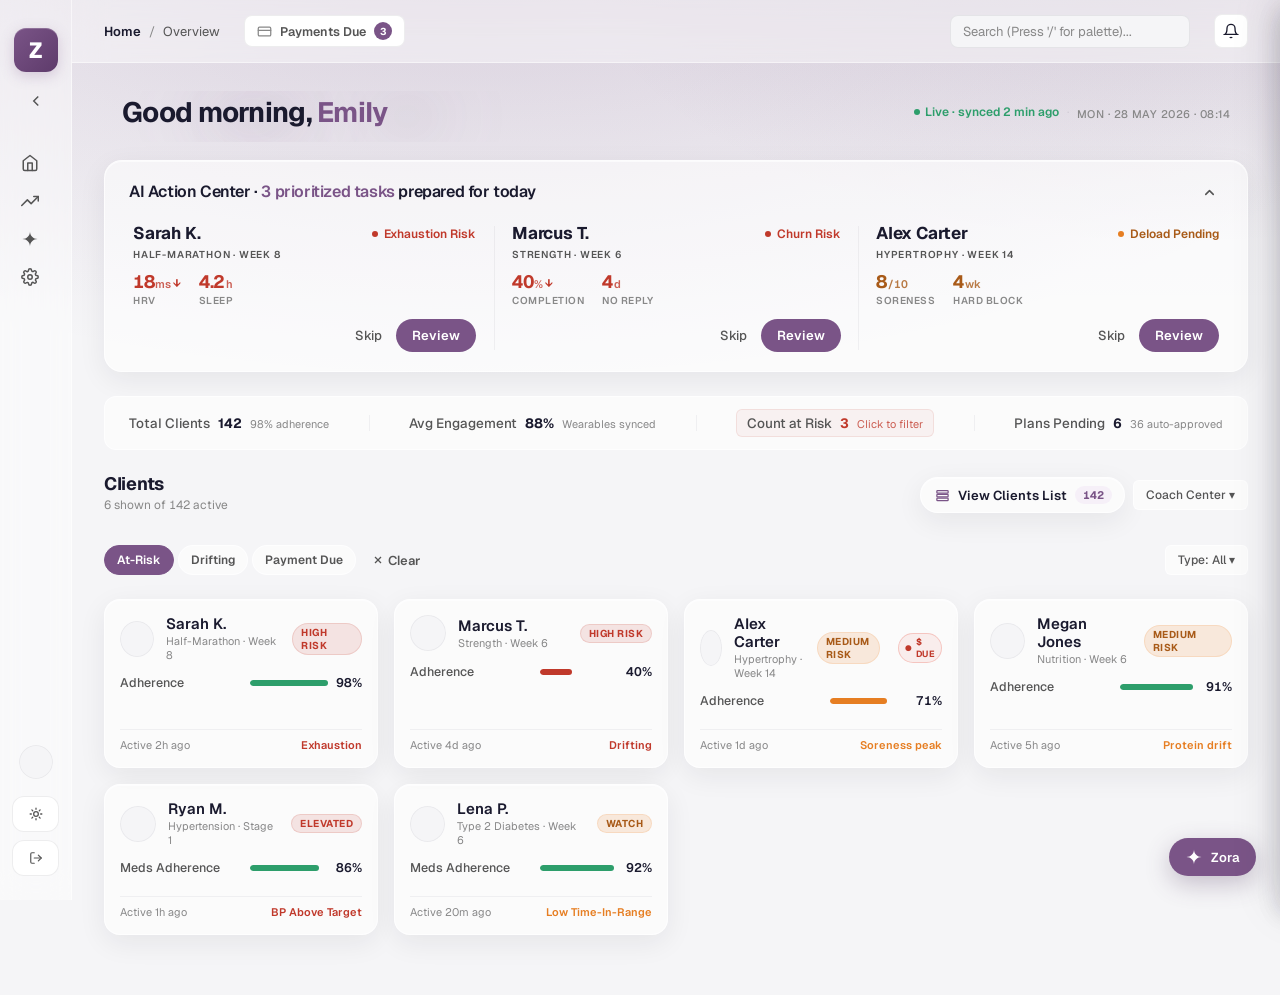
<file: index2.html>
<!DOCTYPE html>
<html lang="en">

<head>
  <meta charset="UTF-8" />
  <meta name="viewport" content="width=device-width, initial-scale=1.0" />
  <title>Zora Product OS — AI Weekly Optimization Dashboard</title>
  <link rel="preconnect" href="https://fonts.googleapis.com">
  <link rel="preconnect" href="https://fonts.gstatic.com" crossorigin>
  <link
    href="https://fonts.googleapis.com/css2?family=DM+Sans:ital,opsz,wght@0,9..40,100..1000;1,9..40,100..1000&family=Geist:wght@100..900&display=swap"
    rel="stylesheet">
  <link rel="stylesheet" href="design-tokens.css?v=1">
  <style>
    /* ===== Collapsible context rail + denser roster ===== */

    /* Header actions group: View full roster + Context dropdown + close. */
    .roster-head-actions {
      display: flex;
      align-items: center;
      gap: 8px;
    }

    /* Context dropdown trigger reuses the .sort-trigger-btn look; the dropdown
       rows show a count badge on the right. */
    .ctx-dropdown {
      width: 220px;
    }

    .ctx-item {
      justify-content: space-between;
      gap: 12px;
    }

    .ctx-item span:first-child {
      white-space: nowrap;
    }

    .ctx-item-count {
      flex-shrink: 0;
      min-width: 20px;
      text-align: center;
      font-size: 11px;
      font-weight: 600;
      color: var(--ink-4);
      background: var(--paper-3);
      border-radius: 99px;
      padding: 1px 7px;
    }

    .ctx-item.active .ctx-item-count {
      color: var(--accent);
      background: var(--accent-soft);
    }

    /* Close button: only present while a panel is open. 28px control with a
       compliant tap buffer. */
    .ctx-close {
      display: inline-flex;
      align-items: center;
      justify-content: center;
      width: 30px;
      height: 30px;
      border-radius: 8px;
      border: 1px solid var(--line);
      background: var(--paper-2);
      color: var(--ink-3);
      cursor: pointer;
      position: relative;
      transition: background-color 140ms var(--ease-out), color 140ms var(--ease-out), border-color 140ms var(--ease-out);
    }

    .ctx-close::before {
      content: "";
      position: absolute;
      inset: -8px;
    }

    .ctx-close:hover {
      color: var(--bad);
      border-color: color-mix(in oklab, var(--bad) 40%, var(--line));
      background: color-mix(in oklab, var(--bad) 8%, var(--paper-2));
    }

    .ctx-close:focus-visible {
      outline: 2px solid var(--accent);
      outline-offset: 2px;
    }

    .ctx-close[hidden] {
      display: none !important;
    }

    /* Collapsed by default: roster spans full width, no rail column. The grid
       packs to ~4 across on desktop. */
    .grid-2col {
      grid-template-columns: 1fr;
      transition: grid-template-columns 360ms var(--ease-out);
    }

    .roster-grid {
      grid-template-columns: repeat(auto-fill, minmax(240px, 1fr));
    }

    .client-card {
      padding: 15px;
      gap: 12px;
    }

    /* A panel is open: the rail returns as a right column. The grid keeps its
       auto-fill rule, so the narrower left column naturally reflows to ~3 up. */
    .grid-2col.has-panel {
      grid-template-columns: 1fr 300px;
    }

    /* Rail + panel reveal. The rail slides down/in; the active panel fades. */
    .ambient-rail[hidden] {
      display: none !important;
    }

    .ambient-rail {
      animation: ctx-rail-in 360ms var(--ease-out);
    }

    @keyframes ctx-rail-in {
      from {
        opacity: 0;
        transform: translateY(-8px);
      }

      to {
        opacity: 1;
        transform: none;
      }
    }

    .ctx-panel[hidden] {
      display: none !important;
    }

    .ctx-panel {
      animation: ctx-panel-in 300ms var(--ease-out);
    }

    @keyframes ctx-panel-in {
      from {
        opacity: 0;
        transform: translateY(6px);
      }

      to {
        opacity: 1;
        transform: none;
      }
    }

    @media (max-width: 1024px) {

      /* On narrow widths the rail stacks under the grid instead of beside it. */
      .grid-2col.has-panel {
        grid-template-columns: 1fr;
      }
    }

    @media (prefers-reduced-motion: reduce) {

      .grid-2col,
      .ambient-rail,
      .ctx-panel {
        transition: none;
        animation: none;
      }
    }

    /* Quick Action Buttons in Client List modal */
    .qa-btn-group {
      display: flex;
      gap: 6px;
      justify-content: center;
      align-items: center;
    }
    .qa-btn {
      display: inline-flex;
      align-items: center;
      justify-content: center;
      width: 24px;
      height: 24px;
      border-radius: 6px;
      border: none;
      background: transparent;
      color: var(--ink-4);
      cursor: pointer;
      transition: all 0.15s ease;
      padding: 0;
    }
    .qa-btn:hover {
      background: var(--accent-soft);
      color: var(--accent);
      transform: translateY(-1px);
    }
    .qa-btn:active {
      transform: scale(0.92);
    }
    .qa-btn svg {
      width: 14px;
      height: 14px;
    }
    .rmt-vitals,
    .rmr-vitals {
      justify-self: center !important;
      text-align: center !important;
    }
  </style>
  <script>
    // Pre-paint theme boot — avoids flash of incorrect theme
    (function () {
      try {
        var stored = localStorage.getItem('theme');
        var prefersDark = window.matchMedia && window.matchMedia('(prefers-color-scheme: dark)').matches;
        var theme = stored || (prefersDark ? 'dark' : 'light');
        document.documentElement.setAttribute('data-theme', theme);
      } catch (e) {
        document.documentElement.setAttribute('data-theme', 'light');
      }
    })();
  </script>
</head>

<body>

  <!-- =================== SIDEBAR =================== -->
  <aside class="sidebar">
    <div class="brand" style="display: flex; align-items: center; justify-content: space-between; width: 100%;">
      <div style="display: flex; align-items: center; gap: 10px;">
        <div class="brand-mark">Z</div>
        <div class="brand-text">
          <div class="brand-name">ZORA</div>
          <div class="brand-sub">COACH OS</div>
        </div>
      </div>
      <button class="sidebar-toggle-btn" id="sidebar-toggle"
        style="background: transparent; border: 0; color: var(--ink-3); cursor: pointer; padding: 4px; display: flex; align-items: center; justify-content: center; transition: transform 0.25s;"
        title="Expand Sidebar">
        <svg width="18" height="18" viewBox="0 0 24 24" fill="none" stroke="currentColor" stroke-width="2">
          <polyline points="9 18 15 12 9 6"></polyline>
        </svg>
      </button>
    </div>

    <div class="nav-section">
      <div class="nav-item active" onclick="window.location.href='index2.html'">
        <svg width="18" height="18" viewBox="0 0 24 24" fill="none" stroke="currentColor" stroke-width="2" stroke-linecap="round" stroke-linejoin="round">
          <path d="M3 9l9-7 9 7v11a2 2 0 0 1-2 2H5a2 2 0 0 1-2-2z"></path>
          <polyline points="9 22 9 12 15 12 15 22"></polyline>
        </svg>
        <span>Home</span>
      </div>
      <div class="nav-item" onclick="window.location.href='growth.html'">
        <svg width="18" height="18" viewBox="0 0 24 24" fill="none" stroke="currentColor" stroke-width="2" stroke-linecap="round" stroke-linejoin="round">
          <polyline points="23 6 13.5 15.5 8.5 10.5 1 18"></polyline>
          <polyline points="17 6 23 6 23 12"></polyline>
        </svg>
        <span>Growth Agent</span>
      </div>
      <div class="nav-item" onclick="window.location.href='copilot.html'">
        <svg width="18" height="18" viewBox="0 0 24 24" fill="none" stroke="currentColor" stroke-width="2" stroke-linecap="round" stroke-linejoin="round">
          <path d="M12 3v18M3 12h18M12 3a9 9 0 0 1 9 9 9 9 0 0 1-9 9 9 9 0 0 1-9-9 9 9 0 0 1 9-9z" style="display:none;"></path>
          <!-- Sparkle shape resembling image -->
          <path d="M12 2c0 5.523 4.477 10 10 10-5.523 0-10 4.477-10 10 0-5.523-4.477-10-10-10 5.523 0 10-4.477 10-10z" fill="currentColor" stroke="none"></path>
        </svg>
        <span>Ask Zora</span>
      </div>
      <div class="nav-item" onclick="window.location.href='settings.html'">
        <svg width="18" height="18" viewBox="0 0 24 24" fill="none" stroke="currentColor" stroke-width="2" stroke-linecap="round" stroke-linejoin="round">
          <circle cx="12" cy="12" r="3"></circle>
          <path d="M19.4 15a1.65 1.65 0 0 0 .33 1.82l.06.06a2 2 0 1 1-2.83 2.83l-.06-.06a1.65 1.65 0 0 0-1.82-.33 1.65 1.65 0 0 0-1 1.51V21a2 2 0 0 1-4 0v-.09A1.65 1.65 0 0 0 9 19.4a1.65 1.65 0 0 0-1.82.33l-.06.06a2 2 0 1 1-2.83-2.83l.06-.06a1.65 1.65 0 0 0 .33-1.82 1.65 1.65 0 0 0-1.51-1H3a2 2 0 0 1 0-4h.09A1.65 1.65 0 0 0 4.6 9a1.65 1.65 0 0 0-.33-1.82l-.06-.06a2 2 0 1 1 2.83-2.83l.06.06a1.65 1.65 0 0 0 1.82.33H9a1.65 1.65 0 0 0 1-1.51V3a2 2 0 0 1 4 0v.09a1.65 1.65 0 0 0 1 1.51 1.65 1.65 0 0 0 1.82-.33l.06-.06a2 2 0 1 1 2.83 2.83l-.06.06a1.65 1.65 0 0 0-.33 1.82V9a1.65 1.65 0 0 0 1.51 1H21a2 2 0 0 1 0 4h-.09a1.65 1.65 0 0 0-1.51 1z"></path>
        </svg>
        <span>Settings</span>
      </div>
    </div>

    <div style="margin-top: auto; display: flex; flex-direction: column; gap: 8px;">
      <div class="coach-card">
        <div class="avatar">JH</div>
        <div class="coach-info">
          <div class="coach-name">Jordan Hayes</div>
          <div class="coach-meta">142 active members</div>
        </div>
      </div>
      <button id="theme-toggle" class="sidebar-theme-btn">
        <svg width="14" height="14" viewBox="0 0 24 24" fill="none" stroke="currentColor" stroke-width="2.2" stroke-linecap="round" stroke-linejoin="round">
          <circle cx="12" cy="12" r="4"></circle>
          <path d="M12 2v2M12 20v2M4.93 4.93l1.41 1.41M17.66 17.66l1.41 1.41M2 12h2M20 12h2M4.93 19.07l1.41-1.41M17.66 6.34l1.41-1.41"></path>
        </svg>
        <span>Theme</span>
      </button>
      <button onclick="window.location.href='index.html'" class="sidebar-logout-btn">
        <svg width="14" height="14" viewBox="0 0 24 24" fill="none" stroke="currentColor" stroke-width="2" stroke-linecap="round" stroke-linejoin="round">
          <path d="M9 21H5a2 2 0 0 1-2-2V5a2 2 0 0 1 2-2h4"></path>
          <polyline points="16 17 21 12 16 7"></polyline>
          <line x1="21" y1="12" x2="9" y2="12"></line>
        </svg>
        <span>Logout</span>
      </button>
    </div>
  </aside>

  <!-- =================== MAIN =================== -->
  <main class="main">

    <!-- Topbar -->
    <div class="topbar">
      <div class="crumbs">
        <strong>Home</strong>
        <span class="sep">/</span>
        <span id="crumb-tail">Overview</span>
      </div>

      <button class="pay-header-btn" id="pay-fab" type="button" aria-label="Payments due" aria-haspopup="dialog" style="margin-right: 12px; display: inline-flex; align-items: center; gap: 8px; padding: 6px 12px; background: var(--paper-2); border: 1px solid var(--line); border-radius: 8px; color: var(--ink-3); font-family: var(--font-geist); font-size: 12.5px; font-weight: 600; cursor: pointer; transition: all 0.15s;">
        <svg width="15" height="15" viewBox="0 0 24 24" fill="none" stroke="currentColor" stroke-width="2" stroke-linecap="round" stroke-linejoin="round" aria-hidden="true" style="color: var(--ink-4);">
          <rect x="2" y="5" width="20" height="14" rx="2"></rect>
          <line x1="2" y1="10" x2="22" y2="10"></line>
        </svg>
        <span>Payments Due</span>
        <span id="pay-fab-count" style="display: inline-grid; place-items: center; min-width: 18px; height: 18px; padding: 0 4px; border-radius: 99px; background: var(--accent); color: #ffffff; font-size: 10px; font-weight: 700;">2</span>
      </button>

      <input class="search" id="topbar-search-trigger" placeholder="Search (Press '/' for palette)..." readonly
        style="cursor:pointer;" />

      <button class="icon-btn" title="Notifications">
        <svg width="16" height="16" viewBox="0 0 24 24" fill="none" stroke="currentColor" stroke-width="2">
          <path d="M6 8a6 6 0 0 1 12 0c0 7 3 9 3 9H3s3-2 3-9" />
          <path d="M10.3 21a1.94 1.94 0 0 0 3.4 0" />
        </svg>
      </button>

    </div>

    <!-- ============== SCREEN 1 ============== -->
    <div class="page active animated-entrance" id="screen-1">

      <div class="page-head page-head--hero" id="hero-head">
        <!-- Living aurora field: layered blooms + breathing contour lines + cursor glow -->
        <div class="hero-aurora" aria-hidden="true">
          <span class="hero-bloom hero-bloom--1"></span>
          <span class="hero-bloom hero-bloom--2"></span>
          <span class="hero-bloom hero-bloom--3"></span>
          <span class="hero-glow" id="hero-glow"></span>
        </div>
        <div class="hero-distilled">
          <h1 class="page-title page-title--hero">Good morning, <em>Emily</em></h1>
        </div>
        <div class="page-meta-inline">
          <span class="live">Live · synced 2 min ago</span>
          <span class="meta-dot">·</span>
          <span class="page-meta-date">MON · 28 MAY 2026 · 08:14</span>
        </div>
      </div>

      <!-- AI Action Center -->
      <div class="action-center" id="action-center-section">
        <div class="ac-head">
          <div class="ac-title">AI Action Center · <span class="count" id="ac-count-span">3 prioritized tasks</span>
            prepared for today</div>
          <button class="ac-toggle-btn" id="ac-toggle-btn" type="button" aria-expanded="true"
            aria-label="Toggle AI Action Center">
            <svg width="15" height="15" viewBox="0 0 24 24" fill="none" stroke="currentColor" stroke-width="2.5"
              stroke-linecap="round" stroke-linejoin="round">
              <polyline points="18 15 12 9 6 15"></polyline>
            </svg>
          </button>
        </div>

        <!-- Completed Placeholder Banner -->
        <div class="ac-completed-placeholder" id="ac-completed-placeholder" style="display: none;">
          <span class="placeholder-icon">✓</span>
          <span class="placeholder-text">All prioritized recommendations completed. <button class="placeholder-link-btn"
              id="ac-recover-link" type="button">Show Action Center</button></span>
        </div>

        <div class="ac-content-wrapper" id="ac-content-wrapper">
          <div class="draft-row" id="drafts-container">
            <!-- Draft 1: Sarah K -->
            <div class="draft draft-crit animated-entrance stagger-1" tabindex="0"
              onclick="window.location.href='reco-card.html?client=sarah-k&tab=plan'">
              <div class="draft-inner">
                <div class="draft-head">
                  <div>
                    <div class="draft-name">Sarah K.</div>
                    <div class="draft-meta">Half-Marathon · Week 8</div>
                  </div>
                  <span class="draft-tag tag-crit">Exhaustion Risk</span>
                </div>
                <div class="draft-signals">
                  <div class="signal signal-bad">
                    <span class="signal-val">18<span class="signal-unit">ms</span><span class="signal-arrow"
                        aria-label="dropping">↓</span></span>
                    <span class="signal-lbl">HRV</span>
                  </div>
                  <div class="signal signal-bad">
                    <span class="signal-val">4.2<span class="signal-unit">h</span></span>
                    <span class="signal-lbl">Sleep</span>
                  </div>
                </div>
                <div class="draft-actions">
                  <button class="btn-skip" type="button" aria-label="Skip deload plan for Sarah K.">Skip</button>
                  <button class="btn-edit"
                    onclick="event.stopPropagation(); window.location.href='reco-card.html?client=sarah-k&tab=plan'"
                    aria-label="Review deload plan for Sarah K.">Review</button>
                </div>
              </div>
              <div class="draft-skipped-state">
                <div class="skipped-content">
                  <span class="skipped-icon">✕</span>
                  <span class="skipped-msg">Recommendation skipped</span>
                </div>
                <button class="btn-undo" type="button">Undo</button>
              </div>
            </div>

            <!-- Draft 2: Marcus T -->
            <div class="draft draft-crit animated-entrance stagger-2" tabindex="0"
              onclick="window.location.href='reco-card.html?client=marcus-t&tab=risk'">
              <div class="draft-inner">
                <div class="draft-head">
                  <div>
                    <div class="draft-name">Marcus T.</div>
                    <div class="draft-meta">Strength · Week 6</div>
                  </div>
                  <span class="draft-tag tag-crit">Churn Risk</span>
                </div>
                <div class="draft-signals">
                  <div class="signal signal-bad">
                    <span class="signal-val">40<span class="signal-unit">%</span><span class="signal-arrow"
                        aria-label="dropping">↓</span></span>
                    <span class="signal-lbl">Completion</span>
                  </div>
                  <div class="signal signal-bad">
                    <span class="signal-val">4<span class="signal-unit">d</span></span>
                    <span class="signal-lbl">No reply</span>
                  </div>
                </div>
                <div class="draft-actions">
                  <button class="btn-skip" type="button" aria-label="Skip intervention for Marcus T.">Skip</button>
                  <button class="btn-edit"
                    onclick="event.stopPropagation(); window.location.href='reco-card.html?client=marcus-t&tab=risk'"
                    aria-label="Review intervention for Marcus T.">Review</button>
                </div>
              </div>
              <div class="draft-skipped-state">
                <div class="skipped-content">
                  <span class="skipped-icon">✕</span>
                  <span class="skipped-msg">Recommendation skipped</span>
                </div>
                <button class="btn-undo" type="button">Undo</button>
              </div>
            </div>

            <!-- Draft 3: Alex Carter -->
            <div class="draft draft-deload animated-entrance stagger-3" tabindex="0"
              onclick="window.location.href='reco-card.html?client=aman-khanna&tab=plan'">
              <div class="draft-inner">
                <div class="draft-head">
                  <div>
                    <div class="draft-name">Alex Carter</div>
                    <div class="draft-meta">Hypertrophy · Week 14</div>
                  </div>
                  <span class="draft-tag tag-deload">Deload Pending</span>
                </div>
                <div class="draft-signals">
                  <div class="signal signal-warn">
                    <span class="signal-val">8<span class="signal-unit">/10</span></span>
                    <span class="signal-lbl">Soreness</span>
                  </div>
                  <div class="signal signal-warn">
                    <span class="signal-val">4<span class="signal-unit">wk</span></span>
                    <span class="signal-lbl">Hard block</span>
                  </div>
                </div>
                <div class="draft-actions">
                  <button class="btn-skip" type="button" aria-label="Skip deload plan for Alex Carter">Skip</button>
                  <button class="btn-edit"
                    onclick="event.stopPropagation(); window.location.href='reco-card.html?client=aman-khanna&tab=plan'"
                    aria-label="Review deload plan for Alex Carter">Review</button>
                </div>
              </div>
              <div class="draft-skipped-state">
                <div class="skipped-content">
                  <span class="skipped-icon">✕</span>
                  <span class="skipped-msg">Recommendation skipped</span>
                </div>
                <button class="btn-undo" type="button">Undo</button>
              </div>
            </div>
          </div>
        </div>
      </div>

      <!-- Pulse Metrics Ribbon -->
      <div class="pulse-metrics-ribbon">
        <div class="ribbon-item">
          <span class="ribbon-label">Total Clients</span>
          <span class="ribbon-val">142</span>
          <span class="ribbon-sub">98% adherence</span>
        </div>
        <div class="ribbon-divider"></div>
        <div class="ribbon-item">
          <span class="ribbon-label">Avg Engagement</span>
          <span class="ribbon-val">88%</span>
          <span class="ribbon-sub">Wearables synced</span>
        </div>
        <div class="ribbon-divider"></div>
        <div class="ribbon-item interactive" id="metric-at-risk" role="button" tabindex="0"
          title="Click to filter roster">
          <span class="ribbon-label">Count at Risk</span>
          <span class="ribbon-val text-bad">3</span>
          <span class="ribbon-sub text-bad">Click to filter</span>
        </div>
        <div class="ribbon-divider"></div>
        <div class="ribbon-item">
          <span class="ribbon-label">Plans Pending</span>
          <span class="ribbon-val">6</span>
          <span class="ribbon-sub">36 auto-approved</span>
        </div>
      </div>

      <!-- 2-col layout. Starts collapsed (no panel): the roster spans full
           width. Selecting a context panel adds .has-panel, bringing the rail
           back as a right column. -->
      <div class="grid-2col" id="roster-layout">

        <!-- Left Column: Roster Grid -->
        <div class="roster-grid-container">
          <div class="roster-section-head">
            <div class="roster-section-titles">
              <h2 class="roster-section-title">Clients</h2>
              <p class="roster-section-sub"><span id="roster-count-shown">6</span> shown of <span
                  class="roster-count-total">142</span> active</p>
            </div>
            <div class="roster-head-actions">
              <button class="view-roster-btn" id="open-full-roster-btn" type="button">
                <svg width="15" height="15" viewBox="0 0 24 24" fill="none" stroke="currentColor" stroke-width="2"
                  stroke-linecap="round" stroke-linejoin="round" aria-hidden="true">
                  <rect x="3" y="4" width="18" height="4" rx="1"></rect>
                  <rect x="3" y="10" width="18" height="4" rx="1"></rect>
                  <rect x="3" y="16" width="18" height="4" rx="1"></rect>
                </svg>
                View Clients List
                <span class="view-roster-btn-count">142</span>
              </button>

              <!-- Context panel selector: collapses the three ambient lists into
                   one dropdown. Picking one opens the right rail; the × collapses
                   it and the grid returns to full width. -->
              <div class="sort-container ctx-container">
                <button class="sort-trigger-btn ctx-trigger" id="ctx-trigger" type="button" aria-haspopup="true"
                  aria-expanded="false">Coach Center ▾</button>
                <div class="sort-dropdown ctx-dropdown" id="ctx-dropdown">
                  <button class="sort-item ctx-item" data-panel="sessions" type="button">
                    <span>Today's Sessions</span><span class="ctx-item-count">3</span>
                  </button>
                  <button class="sort-item ctx-item" data-panel="messages" type="button">
                    <span>Messages Awaiting Reply</span><span class="ctx-item-count">2</span>
                  </button>
                  <button class="sort-item ctx-item" data-panel="wins" type="button">
                    <span>Recent Client Wins</span><span class="ctx-item-count">2</span>
                  </button>
                </div>
              </div>

              <button class="ctx-close" id="ctx-close" type="button" title="Close panel" aria-label="Close panel"
                hidden>
                <svg width="14" height="14" viewBox="0 0 24 24" fill="none" stroke="currentColor" stroke-width="2.5"
                  stroke-linecap="round" aria-hidden="true">
                  <line x1="18" y1="6" x2="6" y2="18"></line>
                  <line x1="6" y1="6" x2="18" y2="18"></line>
                </svg>
              </button>
            </div>
          </div>
          <div class="controls-bar">
            <div class="filter-group">
              <button class="filter-btn active" id="filter-risk">At-Risk</button>
              <button class="filter-btn" id="filter-drifting">Drifting</button>
              <button class="filter-btn" id="filter-payment">Payment Due</button>
              <button class="filter-btn-clear" id="filter-clear" style="display: none;">
                <svg width="12" height="12" viewBox="0 0 24 24" fill="none" stroke="currentColor" stroke-width="2.5"
                  style="vertical-align:middle;">
                  <line x1="18" y1="6" x2="6" y2="18"></line>
                  <line x1="6" y1="6" x2="18" y2="18"></line>
                </svg>
                Clear
              </button>
            </div>

            <div style="display: flex; gap: 8px; align-items: center;">
              <!-- Client Type Dropdown Selector -->
              <div class="sort-container">
                <button class="sort-trigger-btn" id="roster-type-trigger">Type: All ▾</button>
                <div class="sort-dropdown" id="roster-type-dropdown" style="right: 0;">
                  <button class="sort-item type-item active" data-type="all">All Types</button>
                  <button class="sort-item type-item" data-type="strength">Strength</button>
                  <button class="sort-item type-item" data-type="endurance">Endurance</button>
                  <button class="sort-item type-item" data-type="weight-loss">Weight Loss</button>
                  <button class="sort-item type-item" data-type="performance">Performance</button>
                  <button class="sort-item type-item" data-type="nutrition">Nutrition</button>
                  <button class="sort-item type-item" data-type="hypertension">Hypertension</button>
                  <button class="sort-item type-item" data-type="diabetes">Diabetes</button>
                </div>
              </div>
            </div>
          </div>

          <div class="roster-grid" id="roster-grid">
            <!-- Sarah K -->
            <div class="client-card" data-client="sarah-k" data-risk="high" data-recency="2" data-type="endurance"
              data-payment-due="false" onclick="window.location.href='reco-card.html?client=sarah-k'">
              <div class="client-card-header">
                <div class="client-card-avatar av-1">SK</div>
                <div>
                  <div class="client-card-name">Sarah K.</div>
                  <div class="client-card-program">Half-Marathon · Week 8</div>
                </div>
                <span class="client-card-risk-badge risk-high">High Risk</span>
              </div>
              <div class="client-card-vitals">
                <div class="client-card-vital-row">
                  <span>Adherence</span>
                  <div style="display: flex; align-items: center; gap: 6px;">
                    <div class="progress-bar-container">
                      <div class="progress-bar-fill ok" style="width: 98%;"></div>
                    </div>
                    <span>98%</span>
                  </div>
                </div>
                <div class="client-card-extra-vitals">
                  <div class="client-card-vital-row">
                    <span>Engagement</span>
                    <span>92%</span>
                  </div>
                  <div class="client-card-vital-row">
                    <span>Wearables</span>
                    <span>18 ms HRV · 4.2h Sleep</span>
                  </div>
                </div>
              </div>
              <div class="client-card-footer">
                <span>Active 2h ago</span>
                <span style="color: var(--bad); font-weight: 600;">Exhaustion</span>
              </div>
            </div>

            <!-- Marcus T -->
            <div class="client-card" data-client="marcus-t" data-risk="high" data-recency="96" data-type="strength"
              data-payment-due="false" onclick="window.location.href='reco-card.html?client=marcus-t'">
              <div class="client-card-header">
                <div class="client-card-avatar av-2">MT</div>
                <div>
                  <div class="client-card-name">Marcus T.</div>
                  <div class="client-card-program">Strength · Week 6</div>
                </div>
                <span class="client-card-risk-badge risk-high">High Risk</span>
              </div>
              <div class="client-card-vitals">
                <div class="client-card-vital-row">
                  <span>Adherence</span>
                  <div style="display: flex; align-items: center; gap: 6px;">
                    <div class="progress-bar-container">
                      <div class="progress-bar-fill bad" style="width: 40%;"></div>
                    </div>
                    <span>40%</span>
                  </div>
                </div>
                <div class="client-card-extra-vitals">
                  <div class="client-card-vital-row">
                    <span>Engagement</span>
                    <span>35%</span>
                  </div>
                  <div class="client-card-vital-row">
                    <span>Wearables</span>
                    <span>32 ms HRV · 6.2h Sleep</span>
                  </div>
                </div>
              </div>
              <div class="client-card-footer">
                <span>Active 4d ago</span>
                <span style="color: var(--bad); font-weight: 600;">Drifting</span>
              </div>
            </div>

            <!-- Alex Carter -->
            <div class="client-card" data-client="aman-khanna" data-risk="med" data-recency="24" data-type="strength"
              data-payment-due="true" onclick="window.location.href='reco-card.html?client=aman-khanna'">
              <div class="client-card-header">
                <div class="client-card-avatar av-2">AC</div>
                <div>
                  <div class="client-card-name">Alex Carter</div>
                  <div class="client-card-program">Hypertrophy · Week 14</div>
                </div>
                <span class="client-card-risk-badge risk-med">Medium Risk</span>
                <span class="payment-due-badge">$ Due</span>
              </div>
              <div class="client-card-vitals">
                <div class="client-card-vital-row">
                  <span>Adherence</span>
                  <div style="display: flex; align-items: center; gap: 6px;">
                    <div class="progress-bar-container">
                      <div class="progress-bar-fill warn" style="width: 71%;"></div>
                    </div>
                    <span>71%</span>
                  </div>
                </div>
                <div class="client-card-extra-vitals">
                  <div class="client-card-vital-row">
                    <span>Engagement</span>
                    <span>75%</span>
                  </div>
                  <div class="client-card-vital-row">
                    <span>Wearables</span>
                    <span>42 ms HRV · 5.4h Sleep</span>
                  </div>
                </div>
              </div>
              <div class="client-card-footer">
                <span>Active 1d ago</span>
                <span style="color: var(--warn); font-weight: 600;">Soreness peak</span>
              </div>
            </div>

            <!-- Megan Jones -->
            <div class="client-card" data-client="meera-joshi" data-risk="med" data-recency="5" data-type="weight-loss"
              data-payment-due="false" onclick="window.location.href='reco-card.html?client=meera-joshi'">
              <div class="client-card-header">
                <div class="client-card-avatar av-3">MJ</div>
                <div>
                  <div class="client-card-name">Megan Jones</div>
                  <div class="client-card-program">Nutrition · Week 6</div>
                </div>
                <span class="client-card-risk-badge risk-med">Medium Risk</span>
              </div>
              <div class="client-card-vitals">
                <div class="client-card-vital-row">
                  <span>Adherence</span>
                  <div style="display: flex; align-items: center; gap: 6px;">
                    <div class="progress-bar-container">
                      <div class="progress-bar-fill ok" style="width: 91%;"></div>
                    </div>
                    <span>91%</span>
                  </div>
                </div>
                <div class="client-card-extra-vitals">
                  <div class="client-card-vital-row">
                    <span>Engagement</span>
                    <span>82%</span>
                  </div>
                  <div class="client-card-vital-row">
                    <span>Wearables</span>
                    <span>68 ms HRV · 7.8h Sleep</span>
                  </div>
                </div>
              </div>
              <div class="client-card-footer">
                <span>Active 5h ago</span>
                <span style="color: var(--warn); font-weight: 600;">Protein drift</span>
              </div>
            </div>

            <!-- Paige I -->
            <div class="client-card" data-client="priya-i" data-risk="low" data-recency="0.1" data-type="performance"
              data-payment-due="true" onclick="window.location.href='reco-card.html?client=priya-i'">
              <div class="client-card-header">
                <div class="client-card-avatar av-3">PI</div>
                <div>
                  <div class="client-card-name">Paige I.</div>
                  <div class="client-card-program">Performance · Week 6</div>
                </div>
                <span class="client-card-risk-badge risk-low">Optimized</span>
                <span class="payment-due-badge">$ Due</span>
              </div>
              <div class="client-card-vitals">
                <div class="client-card-vital-row">
                  <span>Adherence</span>
                  <div style="display: flex; align-items: center; gap: 6px;">
                    <div class="progress-bar-container">
                      <div class="progress-bar-fill ok" style="width: 94%;"></div>
                    </div>
                    <span>94%</span>
                  </div>
                </div>
                <div class="client-card-extra-vitals">
                  <div class="client-card-vital-row">
                    <span>Engagement</span>
                    <span>95%</span>
                  </div>
                  <div class="client-card-vital-row">
                    <span>Wearables</span>
                    <span>71 ms HRV · 7.8h Sleep</span>
                  </div>
                </div>
              </div>
              <div class="client-card-footer">
                <span>Active 10m ago</span>
                <span style="color: var(--ok); font-weight: 600;">Steady</span>
              </div>
            </div>

            <!-- David L -->
            <div class="client-card" data-client="david-l" data-risk="low" data-recency="6" data-type="nutrition"
              data-payment-due="false" onclick="window.location.href='reco-card.html?client=david-l'">
              <div class="client-card-header">
                <div class="client-card-avatar av-1">DL</div>
                <div>
                  <div class="client-card-name">David L.</div>
                  <div class="client-card-program">Base Phase · Week 4</div>
                </div>
                <span class="client-card-risk-badge risk-low">Optimized</span>
              </div>
              <div class="client-card-vitals">
                <div class="client-card-vital-row">
                  <span>Adherence</span>
                  <div style="display: flex; align-items: center; gap: 6px;">
                    <div class="progress-bar-container">
                      <div class="progress-bar-fill ok" style="width: 90%;"></div>
                    </div>
                    <span>90%</span>
                  </div>
                </div>
                <div class="client-card-extra-vitals">
                  <div class="client-card-vital-row">
                    <span>Engagement</span>
                    <span>88%</span>
                  </div>
                  <div class="client-card-vital-row">
                    <span>Wearables</span>
                    <span>65 ms HRV · 7.2h Sleep</span>
                  </div>
                </div>
              </div>
              <div class="client-card-footer">
                <span>Active 6h ago</span>
                <span style="color: var(--ok); font-weight: 600;">Steady</span>
              </div>
            </div>

            <!-- Ryan M -->
            <div class="client-card" data-client="raj-m" data-risk="high" data-recency="1" data-type="hypertension"
              data-payment-due="false" onclick="window.location.href='reco-card.html?client=raj-m'">
              <div class="client-card-header">
                <div class="client-card-avatar av-2">RM</div>
                <div>
                  <div class="client-card-name" style="display: flex; align-items: center; gap: 6px; flex-wrap: wrap;">
                    <span>Ryan M.</span>
                  </div>
                  <div class="client-card-program">Hypertension · Stage 1</div>
                </div>
                <span class="client-card-risk-badge risk-high">Elevated</span>
              </div>
              <div class="client-card-vitals">
                <div class="client-card-vital-row">
                  <span>Meds Adherence</span>
                  <div style="display: flex; align-items: center; gap: 6px;">
                    <div class="progress-bar-container">
                      <div class="progress-bar-fill ok" style="width: 86%;"></div>
                    </div>
                    <span>86%</span>
                  </div>
                </div>
                <div class="client-card-extra-vitals">
                  <div class="client-card-vital-row">
                    <span>Sodium Adherence</span>
                    <span>62%</span>
                  </div>
                  <div class="client-card-vital-row">
                    <span>Cuff Readings</span>
                    <span>148/94 Latest · 142/90 Avg</span>
                  </div>
                </div>
              </div>
              <div class="client-card-footer">
                <span>Active 1h ago</span>
                <span style="color: var(--bad); font-weight: 600;">BP Above Target</span>
              </div>
            </div>

            <!-- Lena P -->
            <div class="client-card" data-client="lena-p" data-risk="med" data-recency="0.3" data-type="diabetes"
              data-payment-due="false" onclick="window.location.href='reco-card.html?client=lena-p'">
              <div class="client-card-header">
                <div class="client-card-avatar av-3">LP</div>
                <div>
                  <div class="client-card-name" style="display: flex; align-items: center; gap: 6px; flex-wrap: wrap;">
                    <span>Lena P.</span>
                  </div>
                  <div class="client-card-program">Type 2 Diabetes · Week 6</div>
                </div>
                <span class="client-card-risk-badge risk-med">Watch</span>
              </div>
              <div class="client-card-vitals">
                <div class="client-card-vital-row">
                  <span>Meds Adherence</span>
                  <div style="display: flex; align-items: center; gap: 6px;">
                    <div class="progress-bar-container">
                      <div class="progress-bar-fill ok" style="width: 92%;"></div>
                    </div>
                    <span>92%</span>
                  </div>
                </div>
                <div class="client-card-extra-vitals">
                  <div class="client-card-vital-row">
                    <span>Time In Range</span>
                    <span>54%</span>
                  </div>
                  <div class="client-card-vital-row">
                    <span>CGM Readings</span>
                    <span>168 Latest · 162 Avg</span>
                  </div>
                </div>
              </div>
              <div class="client-card-footer">
                <span>Active 20m ago</span>
                <span style="color: var(--warn); font-weight: 600;">Low Time-In-Range</span>
              </div>
            </div>

            <!-- David L (second view) -->
            <div class="client-card" data-client="david-l" data-risk="low" data-recency="18" data-type="strength"
              data-payment-due="false" onclick="window.location.href='reco-card.html?client=david-l'">
              <div class="client-card-header">
                <div class="client-card-avatar av-2">DL</div>
                <div>
                  <div class="client-card-name">David L.</div>
                  <div class="client-card-program">Strength · Week 9</div>
                </div>
                <span class="client-card-risk-badge risk-low">Optimized</span>
              </div>
              <div class="client-card-vitals">
                <div class="client-card-vital-row">
                  <span>Adherence</span>
                  <div style="display: flex; align-items: center; gap: 6px;">
                    <div class="progress-bar-container">
                      <div class="progress-bar-fill ok" style="width: 96%;"></div>
                    </div>
                    <span>96%</span>
                  </div>
                </div>
                <div class="client-card-extra-vitals">
                  <div class="client-card-vital-row">
                    <span>Sleep Score</span>
                    <span>81 / 100</span>
                  </div>
                  <div class="client-card-vital-row">
                    <span>HRV</span>
                    <span>64 ms</span>
                  </div>
                </div>
              </div>
              <div class="client-card-footer">
                <span>Active 3h ago</span>
                <span style="color: var(--ok); font-weight: 600;">On Track</span>
              </div>
            </div>
          </div>
        </div>

        <!-- Slim Right Rail (Ambient Context). Hidden until a panel is chosen;
             one panel shows at a time, keyed by data-panel. -->
        <div class="ambient-rail" id="ambient-rail" hidden>
          <!-- Today's Sessions -->
          <div class="ambient-card ctx-panel" data-panel="sessions" hidden>
            <div class="ambient-card-title">Today's Sessions</div>
            <div class="ambient-item">
              <span class="ambient-item-time">09:00 AM</span>
              <span class="ambient-item-name">Sarah K.</span>
              <span class="ambient-item-desc">Virtual Call</span>
            </div>
            <div class="ambient-item">
              <span class="ambient-item-time">11:30 AM</span>
              <span class="ambient-item-name">Paige I.</span>
              <span class="ambient-item-desc">Coaching Chat</span>
            </div>
            <div class="ambient-item">
              <span class="ambient-item-time">02:00 PM</span>
              <span class="ambient-item-name">Alex Carter</span>
              <span class="ambient-item-desc">Form Review</span>
            </div>
          </div>

          <!-- Messages Awaiting Reply -->
          <div class="ambient-card ctx-panel" data-panel="messages" hidden>
            <div class="ambient-card-title">Messages Awaiting Reply</div>
            <div class="ambient-item" style="flex-direction: column; align-items: flex-start; gap: 4px;">
              <div style="display:flex; justify-content:space-between; width:100%;">
                <span class="ambient-item-name">Megan Jones</span>
                <span class="ambient-item-desc">5h ago</span>
              </div>
              <div style="font-size:12px; color:var(--ink-3); line-height:1.3;">"Struggling to hit protein on the road.
                Any quick travel snack ideas?"</div>
            </div>
            <div class="ambient-item" style="flex-direction: column; align-items: flex-start; gap: 4px;">
              <div style="display:flex; justify-content:space-between; width:100%;">
                <span class="ambient-item-name">Marcus T.</span>
                <span class="ambient-item-desc">4d ago</span>
              </div>
              <div style="font-size:12px; color:var(--ink-4); line-height:1.3; font-style:italic;">No response received
                after deload draft sent.</div>
            </div>
          </div>

          <!-- Recent Client Wins -->
          <div class="ambient-card ctx-panel" data-panel="wins" hidden>
            <div class="ambient-card-title">Recent Client Wins</div>
            <div class="ambient-item" style="gap: 8px;">
              <span style="font-size: 16px;">🏆</span>
              <div>
                <div class="ambient-item-name" style="font-size:13px;">Paige I.</div>
                <div style="font-size:11.5px; color:var(--ink-3);">Set a 5km Personal Best on Saturday!</div>
              </div>
            </div>
            <div class="ambient-item" style="gap: 8px;">
              <span style="font-size: 16px;">🔥</span>
              <div>
                <div class="ambient-item-name" style="font-size:13px;">David L.</div>
                <div style="font-size:11.5px; color:var(--ink-3);">100% training adherence for 3 weeks straight!</div>
              </div>
            </div>
          </div>
        </div>

      </div>
    </div>

  </main>

  <!-- =================== PANEL / DRAWER =================== -->
  <div class="drawer-overlay" id="queue-drawer-overlay"></div>
  <div class="drawer" id="queue-drawer">
    <div class="drawer-header">
      <div>
        <h2 class="drawer-title">Optimized Queue</h2>
        <p class="drawer-sub">36 plans optimized overnight</p>
      </div>
      <button class="icon-btn close-drawer-btn" id="close-drawer" title="Close Queue">
        <svg width="18" height="18" viewBox="0 0 24 24" fill="none" stroke="currentColor" stroke-width="2.2">
          <line x1="18" y1="6" x2="6" y2="18"></line>
          <line x1="6" y1="6" x2="18" y2="18"></line>
        </svg>
      </button>
    </div>

    <div class="drawer-search-container">
      <input type="text" class="drawer-search" id="drawer-search-input" placeholder="Search athlete or plan type..." />
    </div>

    <div class="drawer-content">
      <div class="queue-item" data-name="Sarah K.">
        <div class="qi-avatar av-1">SK</div>
        <div class="qi-info">
          <div class="qi-name-row">
            <span class="qi-name">Sarah K.</span>
            <span class="qi-tag tag-crit">Exhaustion</span>
          </div>
          <div class="qi-meta">Half-Marathon · Week 8</div>
        </div>
        <div class="qi-actions">
          <button class="btn-edit-mini" onclick="window.location.href='reco-card.html?client=sarah-k'">Review</button>
        </div>
      </div>

      <div class="queue-item" data-name="Marcus T.">
        <div class="qi-avatar av-2">MT</div>
        <div class="qi-info">
          <div class="qi-name-row">
            <span class="qi-name">Marcus T.</span>
            <span class="qi-tag tag-crit">Churn Alert</span>
          </div>
          <div class="qi-meta">Strength · Week 6</div>
        </div>
        <div class="qi-actions">
          <button class="btn-edit-mini" onclick="window.location.href='reco-card.html?client=marcus-t'">Review</button>
        </div>
      </div>

      <div class="queue-item" data-name="Alex Carter">
        <div class="qi-avatar av-2">AC</div>
        <div class="qi-info">
          <div class="qi-name-row">
            <span class="qi-name">Alex Carter</span>
            <span class="qi-tag tag-deload">Deload</span>
          </div>
          <div class="qi-meta">Hypertrophy · Week 14</div>
        </div>
        <div class="qi-actions">
          <button class="btn-edit-mini"
            onclick="window.location.href='reco-card.html?client=aman-khanna'">Review</button>
        </div>
      </div>

      <div class="queue-item" data-name="Paige I.">
        <div class="qi-avatar av-3">PI</div>
        <div class="qi-info">
          <div class="qi-name-row">
            <span class="qi-name">Paige I.</span>
            <span class="qi-tag tag-plan">Optimized</span>
          </div>
          <div class="qi-meta">Performance · Week 6</div>
        </div>
        <div class="qi-actions">
          <button class="btn-edit-mini" onclick="window.location.href='reco-card.html?client=priya-i'">Review</button>
        </div>
      </div>

      <div class="queue-item" data-name="Megan Jones">
        <div class="qi-avatar av-1">MJ</div>
        <div class="qi-info">
          <div class="qi-name-row">
            <span class="qi-name">Megan Jones</span>
            <span class="qi-tag tag-msg">Nutrition Drift</span>
          </div>
          <div class="qi-meta">Fat Loss · Week 3</div>
        </div>
        <div class="qi-actions">
          <button class="btn-edit-mini"
            onclick="window.location.href='reco-card.html?client=meera-joshi'">Review</button>
        </div>
      </div>

      <div class="queue-placeholder-header">Other Optimized Drafts (31)</div>

      <div class="queue-compact-item" data-name="David L.">
        <span class="qci-name">David L. (Week 4 · Base Phase)</span>
        <span class="qci-status text-green">Ready</span>
        <button class="btn-quick-approve" data-athlete="David L.">Approve</button>
      </div>
      <div class="queue-compact-item" data-name="Elena R.">
        <span class="qci-name">Elena R. (Week 12 · Peak Volume)</span>
        <span class="qci-status text-green">Ready</span>
        <button class="btn-quick-approve" data-athlete="Elena R.">Approve</button>
      </div>
      <div class="queue-compact-item" data-name="Jordan M.">
        <span class="qci-name">Jordan M. (Week 2 · Recovery)</span>
        <span class="qci-status text-green">Ready</span>
        <button class="btn-quick-approve" data-athlete="Jordan M.">Approve</button>
      </div>
      <div class="queue-compact-item" data-name="Travis K.">
        <span class="qci-name">Travis K. (Week 9 · Conditioning)</span>
        <span class="qci-status text-green">Ready</span>
        <button class="btn-quick-approve" data-athlete="Travis K.">Approve</button>
      </div>
      <div class="queue-compact-item" data-name="Sarah V.">
        <span class="qci-name">Sarah V. (Week 5 · Strength)</span>
        <span class="qci-status text-green">Ready</span>
        <button class="btn-quick-approve" data-athlete="Sarah V.">Approve</button>
      </div>
    </div>
  </div>

  <script>
    document.addEventListener('DOMContentLoaded', () => {
      // 1. Bind click listeners on Draft Recommendation Cards (Action Center)
      const drafts = document.querySelectorAll('.draft');
      const actionCenterSection = document.getElementById('action-center-section');
      const acContentWrapper = document.getElementById('ac-content-wrapper');
      const acCompletedPlaceholder = document.getElementById('ac-completed-placeholder');
      const acToggleBtn = document.getElementById('ac-toggle-btn');
      const acRecoverLink = document.getElementById('ac-recover-link');

      // Expand action center
      const expandActionCenter = () => {
        if (actionCenterSection) {
          actionCenterSection.classList.remove('collapsed');
        }
        if (acToggleBtn) {
          acToggleBtn.setAttribute('aria-expanded', 'true');
        }
      };

      // Collapse action center
      const collapseActionCenter = () => {
        if (actionCenterSection) {
          actionCenterSection.classList.add('collapsed');
        }
        if (acToggleBtn) {
          acToggleBtn.setAttribute('aria-expanded', 'false');
        }
      };

      const updateAlertCount = () => {
        const activeAlertsCount = Array.from(drafts).filter(d => !d.classList.contains('is-skipped')).length;
        const countSpan = document.getElementById('ac-count-span');
        if (countSpan) {
          if (activeAlertsCount === 0) {
            countSpan.textContent = "All drafts reviewed";
          } else {
            countSpan.textContent = `${activeAlertsCount} alert${activeAlertsCount > 1 ? 's' : ''} waiting for review`;
          }
        }

        // Auto-collapse and show completed banner when active drafts reach 0
        if (activeAlertsCount === 0) {
          setTimeout(() => {
            // Auto collapse after skip/review animation settles
            if (Array.from(drafts).filter(d => !d.classList.contains('is-skipped')).length === 0) {
              collapseActionCenter();
              if (acCompletedPlaceholder) {
                acCompletedPlaceholder.style.display = 'flex';
              }
            }
          }, 400);
        } else {
          // If items recovered/undone, hide placeholder and open content
          if (acCompletedPlaceholder) {
            acCompletedPlaceholder.style.display = 'none';
          }
          expandActionCenter();
        }

        // Update hero alert badge dynamically
        const heroBadgeText = document.getElementById('hero-badge-text');
        const heroBadge = document.getElementById('hero-alert-btn');
        if (heroBadgeText && heroBadge) {
          const activeCritCount = Array.from(drafts).filter(d => d.classList.contains('draft-crit') && !d.classList.contains('is-skipped')).length;
          if (activeCritCount === 0) {
            heroBadge.style.display = 'none';
          } else {
            heroBadge.style.display = 'inline-flex';
            heroBadgeText.textContent = `${activeCritCount} urgent alert${activeCritCount > 1 ? 's' : ''}`;
          }
        }
      };

      // Toggle button event listener
      if (acToggleBtn) {
        acToggleBtn.addEventListener('click', () => {
          const isExpanded = acToggleBtn.getAttribute('aria-expanded') === 'true';
          if (isExpanded) {
            collapseActionCenter();
          } else {
            expandActionCenter();
          }
        });
      }

      // Recover link event listener
      if (acRecoverLink) {
        acRecoverLink.addEventListener('click', (e) => {
          e.preventDefault();
          expandActionCenter();
        });
      }

      // Hero alert button interaction: smooth scroll to Action Center + flash highlight
      const heroAlertBtn = document.getElementById('hero-alert-btn');
      if (heroAlertBtn) {
        heroAlertBtn.addEventListener('click', (e) => {
          e.preventDefault();
          const ac = document.querySelector('.action-center');
          if (ac) {
            ac.scrollIntoView({ behavior: 'smooth', block: 'center' });
            expandActionCenter(); // Make sure it's open
            ac.classList.add('highlight-pulse');
            setTimeout(() => {
              ac.classList.remove('highlight-pulse');
            }, 2400);
          }
        });
      }

      // Bind Skip buttons directly
      document.querySelectorAll('.btn-skip').forEach((btn) => {
        btn.addEventListener('click', (e) => {
          e.stopPropagation();
          const draft = btn.closest('.draft');
          if (draft) {
            draft.classList.add('is-skipped');
            updateAlertCount();
          }
        });
      });

      // Bind Undo buttons directly
      document.querySelectorAll('.btn-undo').forEach((btn) => {
        btn.addEventListener('click', (e) => {
          e.stopPropagation();
          const draft = btn.closest('.draft');
          if (draft) {
            draft.classList.remove('is-skipped');
            updateAlertCount();
          }
        });
      });

      drafts.forEach((draft) => {
        // Keydown handler for accessibility Focus Routing
        draft.addEventListener('keydown', (e) => {
          if (e.key === 'Enter' || e.key === ' ') {
            e.preventDefault();
            if (draft.classList.contains('is-skipped')) {
              const undoBtn = draft.querySelector('.btn-undo');
              if (undoBtn) undoBtn.click();
            } else {
              draft.click();
            }
          }
        });
      });

      // Initial state parsing on load
      const checkInitialState = () => {
        const activeAlertsCount = Array.from(drafts).filter(d => !d.classList.contains('is-skipped')).length;
        if (activeAlertsCount === 0) {
          collapseActionCenter();
          if (acCompletedPlaceholder) {
            acCompletedPlaceholder.style.display = 'flex';
          }
        } else {
          expandActionCenter();
          if (acCompletedPlaceholder) {
            acCompletedPlaceholder.style.display = 'none';
          }
        }
      };
      checkInitialState();

      // Sort Dropdown interaction
      const sortTrigger = document.getElementById('sort-trigger');
      const sortDropdown = document.getElementById('sort-dropdown');
      const sortItems = document.querySelectorAll('.sort-item');
      const draftsContainer = document.getElementById('drafts-container');

      if (sortTrigger && sortDropdown) {
        sortTrigger.addEventListener('click', (e) => {
          e.stopPropagation();
          sortDropdown.classList.toggle('show');
        });

        // Close dropdown on click outside
        document.addEventListener('click', () => {
          sortDropdown.classList.remove('show');
        });

        // Handle sort selection
        sortItems.forEach(item => {
          item.addEventListener('click', (e) => {
            e.stopPropagation();
            const sortType = item.getAttribute('data-sort');

            // Highlight active sort option
            sortItems.forEach(si => {
              si.classList.remove('active');
              si.querySelector('svg').style.display = 'none';
            });
            item.classList.add('active');
            item.querySelector('svg').style.display = 'block';

            // Update button label
            sortTrigger.textContent = `Sort: ${item.querySelector('span').textContent} ▾`;
            sortDropdown.classList.remove('show');

            // Apply crossfade state blur transition
            draftsContainer.classList.add('transitioning');

            setTimeout(() => {
              // Perform actual sorting
              const draftsArray = Array.from(draftsContainer.children);
              draftsArray.sort((a, b) => {
                let valA, valB;
                if (sortType === 'priority') {
                  valA = parseInt(a.getAttribute('data-priority'));
                  valB = parseInt(b.getAttribute('data-priority'));
                  return valA - valB;
                } else if (sortType === 'recency') {
                  valA = parseInt(a.getAttribute('data-recency'));
                  valB = parseInt(b.getAttribute('data-recency'));
                  return valA - valB;
                } else if (sortType === 'name') {
                  valA = a.getAttribute('data-name');
                  valB = b.getAttribute('data-name');
                  return valA.localeCompare(valB);
                }
                return 0;
              });

              // Re-append sorted draft elements
              draftsArray.forEach(el => draftsContainer.appendChild(el));

              // End transition
              draftsContainer.classList.remove('transitioning');
            }, 180);
          });
        });
      }

      // Queue Drawer interaction
      const openQueueBtn = document.getElementById('open-queue-btn');
      const closeQueueBtn = document.getElementById('close-drawer');
      const queueDrawer = document.getElementById('queue-drawer');
      const queueDrawerOverlay = document.getElementById('queue-drawer-overlay');
      const drawerSearchInput = document.getElementById('drawer-search-input');

      if (openQueueBtn && queueDrawer && queueDrawerOverlay) {
        // Open
        const openDrawer = () => {
          queueDrawer.classList.add('show');
          queueDrawerOverlay.classList.add('show');
          document.body.style.overflow = 'hidden';
        };

        // Close
        const closeDrawer = () => {
          queueDrawer.classList.remove('show');
          queueDrawerOverlay.classList.remove('show');
          document.body.style.overflow = '';
        };

        openQueueBtn.addEventListener('click', openDrawer);
        if (closeQueueBtn) closeQueueBtn.addEventListener('click', closeDrawer);
        queueDrawerOverlay.addEventListener('click', closeDrawer);

        // Escape key to close drawer (A11y)
        document.addEventListener('keydown', (e) => {
          if (e.key === 'Escape' && queueDrawer.classList.contains('show')) {
            closeDrawer();
          }
        });

        // Search filtering in Drawer
        if (drawerSearchInput) {
          drawerSearchInput.addEventListener('input', (e) => {
            const query = e.target.value.toLowerCase().trim();
            const queueItems = queueDrawer.querySelectorAll('.queue-item');
            const compactItems = queueDrawer.querySelectorAll('.queue-compact-item');

            queueItems.forEach(item => {
              const name = item.getAttribute('data-name').toLowerCase();
              item.style.display = name.includes(query) ? 'flex' : 'none';
            });

            compactItems.forEach(item => {
              const name = item.getAttribute('data-name').toLowerCase();
              item.style.display = name.includes(query) ? 'flex' : 'none';
            });
          });
        }

        // Quick Approve action inside Drawer
        const quickApproveBtns = queueDrawer.querySelectorAll('.btn-quick-approve');
        quickApproveBtns.forEach(btn => {
          btn.addEventListener('click', (e) => {
            e.stopPropagation();
            const athleteName = btn.getAttribute('data-athlete');
            const item = btn.closest('.queue-compact-item');

            // Animate exit in drawer
            if (item) {
              item.classList.add('is-approved');

              // Remove element after transition ends
              setTimeout(() => {
                item.remove();
              }, 200);
            }

            // Launch success toast
            const toast = document.getElementById('success-toast');
            const toastClient = document.getElementById('toast-client-name');
            if (toast && toastClient) {
              toastClient.textContent = athleteName;
              toast.classList.add('show');
              setTimeout(() => {
                toast.classList.remove('show');
              }, 4000);
            }
          });
        });
      }

      // 2. Bind click + keyboard listeners on Threads rows
      const threadRows = document.querySelectorAll('.thread');
      threadRows.forEach((row) => {
        const open = () => {
          const clientKey = row.getAttribute('data-client') || 'sarah-k';
          window.location.href = `reco-card.html?client=${clientKey}`;
        };
        row.addEventListener('click', open);
        row.addEventListener('keydown', (e) => {
          if (e.key === 'Enter' || e.key === ' ') {
            e.preventDefault();
            open();
          }
        });
      });

      // 3. Bind click listeners on "Roster pulse" rows
      const rosterRows = document.querySelectorAll('.roster-row');
      rosterRows.forEach((row) => {
        row.addEventListener('click', () => {
          const nameEl = row.querySelector('.tile-name');
          if (nameEl) {
            const nameText = nameEl.textContent.trim().toLowerCase();
            let clientKey = 'sarah-k';
            if (nameText.includes('marcus')) clientKey = 'marcus-t';
            if (nameText.includes('aman') || nameText.includes('alex')) clientKey = 'aman-khanna';
            if (nameText.includes('priya') || nameText.includes('paige')) clientKey = 'priya-i';
            if (nameText.includes('meera') || nameText.includes('megan')) clientKey = 'meera-joshi';
            if (nameText.includes('raj') || nameText.includes('ryan')) clientKey = 'raj-m';
            window.location.href = `reco-card.html?client=${clientKey}`;
          }
        });

        row.addEventListener('keydown', (e) => {
          if (e.key === 'Enter' || e.key === ' ') {
            e.preventDefault();
            row.click();
          }
        });
      });

      // 4. Progress Rings & Percentage values loading animations (Delight)
      const rings = document.querySelectorAll('.ring-fg');
      rings.forEach((ring, idx) => {
        const offset = ring.getAttribute('data-offset');
        const valEl = document.getElementById(`ring-val-${idx + 1}`);
        const targetPercent = parseInt(valEl.getAttribute('data-percent'));

        setTimeout(() => {
          ring.style.strokeDashoffset = offset;
        }, 150);

        let current = 0;
        const duration = 1000;
        const steps = 30;
        const stepTime = duration / steps;
        const increment = targetPercent / steps;

        let step = 0;
        const timer = setInterval(() => {
          current += increment;
          step++;
          if (step >= steps) {
            valEl.textContent = `${targetPercent}%`;
            clearInterval(timer);
          } else {
            valEl.textContent = `${Math.round(current)}%`;
          }
        }, stepTime);
      });

      // 5. Hours Saved Count Up digital animation (Delight)
      const hoursVal = document.getElementById('hours-saved-val');
      if (hoursVal) {
        const target = parseFloat(hoursVal.getAttribute('data-target'));
        let current = 0;
        const duration = 1000;
        const steps = 40;
        const stepTime = duration / steps;
        const increment = target / steps;

        let step = 0;
        const timer = setInterval(() => {
          current += increment;
          step++;
          if (step >= steps) {
            hoursVal.textContent = target.toFixed(1);
            clearInterval(timer);
          } else {
            hoursVal.textContent = current.toFixed(1);
          }
        }, stepTime);
      }

      // 6. Check for success parameter to launch success toast (Delight)
      const urlParams = new URLSearchParams(window.location.search);
      const successClient = urlParams.get('success');
      if (successClient) {
        const toast = document.getElementById('success-toast');
        const toastClient = document.getElementById('toast-client-name');
        if (toast && toastClient) {
          toastClient.textContent = successClient;

          setTimeout(() => {
            toast.classList.add('show');
          }, 350);

          setTimeout(() => {
            toast.classList.remove('show');
            const newUrl = window.location.pathname;
            window.history.replaceState({}, document.title, newUrl);
          }, 4350);
        }
      }
    });
  </script>

  <!-- Success Toast (Delight Moment) -->
  <div id="success-toast" class="toast">
    <div class="toast-icon">
      <svg width="12" height="12" viewBox="0 0 24 24" fill="none" stroke="currentColor" stroke-width="3">
        <polyline points="20 6 9 17 4 12" />
      </svg>
    </div>
    <div>
      <span id="toast-title" style="font-weight: 600; display: block; line-height: 1.2;">Plan adjustment sent!</span>
      <span id="toast-sub" style="font-size: 11.5px; color: rgba(255, 255, 255, 0.7); display: block; margin-top: 2px;">
        <span id="toast-client-name" style="font-weight: 600; color: #ffffff;">Sarah K.</span> was notified via their
        mobile feed.
      </span>
    </div>
  </div>

  <script>
    (function () {
      var root = document.documentElement;
      var btn = document.getElementById('theme-toggle');
      if (!btn) return;

      function sync() {
        var isDark = root.getAttribute('data-theme') === 'dark';
        btn.setAttribute('aria-checked', isDark ? 'true' : 'false');
        btn.setAttribute('title', isDark ? 'Switch to light mode' : 'Switch to dark mode');
      }

      sync();

      btn.addEventListener('click', function () {
        var next = root.getAttribute('data-theme') === 'dark' ? 'light' : 'dark';
        root.setAttribute('data-theme', next);
        try { localStorage.setItem('theme', next); } catch (e) { }
        sync();
      });

      // Follow OS changes only when user hasn't explicitly chosen
      var mq = window.matchMedia && window.matchMedia('(prefers-color-scheme: dark)');
      if (mq && mq.addEventListener) {
        mq.addEventListener('change', function (e) {
          if (localStorage.getItem('theme')) return;
          root.setAttribute('data-theme', e.matches ? 'dark' : 'light');
          sync();
        });
      }
    })();
  </script>



  <!-- Ask Zora FAB + copilot panel -->
  <style>
    .zfab{position:fixed;right:24px;bottom:24px;z-index:1100;display:flex;flex-direction:row;align-items:center;gap:8px;padding:10px 16px;border:none;border-radius:99px;background:var(--accent);color:#fff;box-shadow:0 8px 24px rgba(90,65,104,.30);cursor:pointer;transition:transform .24s cubic-bezier(.23,1,.32,1),background .2s}
    .zfab:hover{transform:translateY(-2px);background:var(--accent-deep)}
    .zfab.hide{transform:translateY(150%) scale(0.9);pointer-events:none;opacity:0}
    .zfab-spark svg{width:18px;height:18px;display:block}
    .zfab-label{font-size:13px;font-weight:600;font-family:var(--font-geist,sans-serif);white-space:nowrap}
    .zcopilot{position:fixed;top:0;right:0;bottom:0;z-index:1101;width:400px;max-width:calc(100vw - 16px);background:var(--paper-2);border-left:1px solid var(--line);box-shadow:-18px 0 50px rgba(28,18,38,.20);display:flex;flex-direction:column;overflow:hidden;transform:translateX(106%);transition:transform .34s cubic-bezier(.23,1,.32,1)}
    .zcopilot.open{transform:none}
    .zcop-head{position:relative;display:flex;align-items:center;gap:11px;padding:14px 14px 14px 16px;border-bottom:1px solid var(--line);background:linear-gradient(135deg,color-mix(in srgb,var(--accent) 15%,var(--paper-2)) 0%,var(--paper-2) 62%);overflow:hidden}
    .zcop-head::before{content:"";position:absolute;top:-54px;left:-30px;width:190px;height:134px;background:radial-gradient(closest-side,color-mix(in srgb,var(--accent) 42%,transparent),transparent 72%);opacity:.55;pointer-events:none}
    .zcop-orb{position:relative;width:34px;height:34px;border-radius:11px;flex:none;background:linear-gradient(150deg,var(--accent-soft),var(--accent) 55%,var(--accent-deep));display:flex;align-items:center;justify-content:center;color:#fff;box-shadow:0 4px 14px color-mix(in srgb,var(--accent) 40%,transparent),inset 0 1px 0 rgba(255,255,255,.32)}
    .zcop-orb svg{width:17px;height:17px;position:relative}
    .zcop-id{flex:1;min-width:0;position:relative}
    .zcop-title{font-weight:800;font-size:13px;color:var(--ink);letter-spacing:-.01em;display:flex;align-items:center;gap:7px;white-space:nowrap;font-family:var(--font-geist,sans-serif)}
    .zcop-live{width:7px;height:7px;border-radius:50%;background:var(--ok);box-shadow:0 0 0 3px color-mix(in oklab,var(--ok) 18%,transparent);animation:zcLive 2s ease-in-out infinite}
    @keyframes zcLive{0%,100%{opacity:1}50%{opacity:.4}}
    .zcop-sub{font-size:11px;color:var(--ink-3);font-weight:600;margin-top:2px;white-space:nowrap;overflow:hidden;text-overflow:ellipsis}
    .zcop-x{width:30px;height:30px;border-radius:9px;border:1px solid var(--line);background:color-mix(in srgb,var(--paper-2) 72%,transparent);color:var(--ink-4);display:flex;align-items:center;justify-content:center;cursor:pointer;transition:color .14s,border-color .14s,background .14s;flex:none}
    .zcop-x:hover{color:var(--bad);border-color:rgba(192,57,43,.35);background:color-mix(in oklab,var(--bad) 10%,transparent)}
    .zcop-x svg{width:16px;height:16px}
    .zcop-body{flex:1;overflow-y:auto;padding:16px 14px;display:flex;flex-direction:column;gap:12px}
    .zbubble{max-width:88%;font-size:13px;line-height:1.55;padding:11px 14px;border-radius:16px;font-family:var(--font-dm-sans,sans-serif)}
    .zbubble.ai{background:var(--paper-3);border:1px solid var(--line);color:var(--ink);align-self:flex-start;border-bottom-left-radius:5px;box-shadow:0 1px 3px rgba(26,26,46,.04)}
    .zbubble.me{background:linear-gradient(150deg,var(--accent),var(--accent-deep));color:#fff;align-self:flex-end;border-bottom-right-radius:5px}
    .ztyping{display:inline-flex;gap:5px;align-items:center;padding:13px 15px}
    .ztyping .zdot{width:6px;height:6px;border-radius:50%;background:var(--ink-4);animation:zBlink 1.2s infinite}
    .ztyping .zdot:nth-child(2){animation-delay:.18s}.ztyping .zdot:nth-child(3){animation-delay:.36s}
    @keyframes zBlink{0%,60%,100%{opacity:.25;transform:translateY(0)}30%{opacity:1;transform:translateY(-3px)}}
    .zchips{display:flex;flex-direction:column;gap:8px;margin-top:4px}
    .zchip{display:flex;align-items:center;gap:11px;text-align:left;font-size:13px;font-weight:600;padding:11px 12px;border-radius:10px;border:1px solid var(--line);background:var(--paper-2);color:var(--ink);cursor:pointer;transition:border-color .14s,background .14s,transform .14s}
    .zchip:hover{border-color:color-mix(in oklab,var(--accent) 35%,transparent);background:var(--accent-soft);transform:translateX(2px)}
    .zchip .zchip-ic{width:26px;height:26px;flex:none;border-radius:8px;background:var(--accent-soft);color:var(--accent);display:flex;align-items:center;justify-content:center}
    .zchip .zchip-ic svg{width:15px;height:15px}
    .zcop-foot{margin:12px;padding:6px 6px 6px 7px;border:1px solid var(--line);border-radius:18px;display:flex;gap:6px;align-items:center;background:var(--paper-2);box-shadow:0 1px 3px rgba(26,26,46,.04);transition:border-color .15s,box-shadow .15s}
    .zcop-foot:focus-within{border-color:color-mix(in oklab,var(--accent) 35%,transparent);box-shadow:0 0 0 3px color-mix(in oklab,var(--accent) 12%,transparent)}
    .zcop-input{flex:1;border:0;background:transparent;padding:9px 6px 9px 10px;font-size:13px;color:var(--ink);font-family:inherit}
    .zcop-input:focus{outline:none}
    .zcop-send{width:38px;height:38px;flex:none;border-radius:12px;border:none;background:var(--accent);color:#fff;display:flex;align-items:center;justify-content:center;cursor:pointer;transition:background .15s,transform .12s}
    .zcop-send:hover{background:var(--accent-deep)}
    .zcop-send:active{transform:scale(.94)}
    .zcop-send svg{width:16px;height:16px}
    @media(prefers-reduced-motion:reduce){.zfab,.zcopilot,.zbubble{transition:none;animation:none}}
  </style>

  <button class="zfab" id="zfab" aria-label="Open Ask Zora" title="Ask Zora">
    <span class="zfab-spark">
      <svg viewBox="0 0 24 24" fill="currentColor" stroke="none"><path d="M12 2c0 5.523 4.477 10 10 10-5.523 0-10 4.477-10 10 0-5.523-4.477-10-10-10 5.523 0 10-4.477 10-10z"/></svg>
    </span>
    <span class="zfab-label">Zora</span>
  </button>

  <div class="zcopilot" id="zcopilot" role="dialog" aria-modal="true" aria-label="Ask Zora">
    <div class="zcop-head">
      <div class="zcop-orb">
        <svg viewBox="0 0 24 24" fill="currentColor" stroke="none"><path d="M12 2c0 5.523 4.477 10 10 10-5.523 0-10 4.477-10 10 0-5.523-4.477-10-10-10 5.523 0 10-4.477 10-10z"/></svg>
      </div>
      <div class="zcop-id">
        <div class="zcop-title">Ask Zora <span class="zcop-live"></span></div>
        <div class="zcop-sub">Your coaching intelligence layer</div>
      </div>
      <button class="zcop-x" id="zcop-close" aria-label="Close">
        <svg viewBox="0 0 24 24" fill="none" stroke="currentColor" stroke-width="2.2"><path d="M18 6L6 18M6 6l12 12"/></svg>
      </button>
    </div>
    <div class="zcop-body" id="zcop-body">
      <div class="zbubble ai">Hey — I'm Zora. What do you want to work on?</div>
      <div class="zchips">
        <button class="zchip" data-q="Show me clients at risk this week">
          <span class="zchip-ic"><svg viewBox="0 0 24 24" fill="none" stroke="currentColor" stroke-width="2" stroke-linecap="round" stroke-linejoin="round"><path d="M10.29 3.86L1.82 18a2 2 0 0 0 1.71 3h16.94a2 2 0 0 0 1.71-3L13.71 3.86a2 2 0 0 0-3.42 0z"/><line x1="12" y1="9" x2="12" y2="13"/><line x1="12" y1="17" x2="12.01" y2="17"/></svg></span>
          Show me clients at risk this week
        </button>
        <button class="zchip" data-q="Draft a check-in message for low-adherence clients">
          <span class="zchip-ic"><svg viewBox="0 0 24 24" fill="none" stroke="currentColor" stroke-width="2" stroke-linecap="round" stroke-linejoin="round"><path d="M21 11.5a8.4 8.4 0 0 1-11.6 7.8L3 21l1.7-6.4A8.4 8.4 0 1 1 21 11.5z"/></svg></span>
          Draft a check-in for low-adherence clients
        </button>
        <button class="zchip" data-q="What's my revenue forecast for next 30 days?">
          <span class="zchip-ic"><svg viewBox="0 0 24 24" fill="none" stroke="currentColor" stroke-width="2" stroke-linecap="round" stroke-linejoin="round"><polyline points="23 6 13.5 15.5 8.5 10.5 1 18"/><polyline points="17 6 23 6 23 12"/></svg></span>
          What's my revenue forecast for next 30 days?
        </button>
      </div>
    </div>
    <div class="zcop-foot">
      <input class="zcop-input" id="zcop-input" placeholder="Ask anything about your clients…" autocomplete="off"/>
      <button class="zcop-send" id="zcop-send" aria-label="Send">
        <svg viewBox="0 0 24 24" fill="none" stroke="currentColor" stroke-width="2.2" stroke-linecap="round" stroke-linejoin="round"><path d="M22 2L11 13M22 2L15 22l-4-9-9-4 20-7z"/></svg>
      </button>
    </div>
  </div>

  <script>
  (function() {
    const fab = document.getElementById('zfab');
    const panel = document.getElementById('zcopilot');
    const closeBtn = document.getElementById('zcop-close');
    const body = document.getElementById('zcop-body');
    const input = document.getElementById('zcop-input');
    const sendBtn = document.getElementById('zcop-send');
    if (!fab || !panel) return;

    function openPanel() {
      panel.classList.add('open');
      fab.classList.add('hide');
      setTimeout(() => input && input.focus(), 200);
    }
    function closePanel() {
      panel.classList.remove('open');
      fab.classList.remove('hide');
    }

    fab.addEventListener('click', openPanel);
    closeBtn && closeBtn.addEventListener('click', closePanel);

    function addBubble(text, role) {
      const b = document.createElement('div');
      b.className = 'zbubble ' + role;
      b.textContent = text;
      body.appendChild(b);
      body.scrollTop = body.scrollHeight;
      return b;
    }

    function showTyping() {
      const t = document.createElement('div');
      t.className = 'zbubble ai';
      t.innerHTML = '<span class="ztyping"><span class="zdot"></span><span class="zdot"></span><span class="zdot"></span></span>';
      body.appendChild(t);
      body.scrollTop = body.scrollHeight;
      return t;
    }

    const REPLIES = [
      "On it — pulling the latest signals now.",
      "Great question. Let me check your client data.",
      "Analysing patterns across your roster…",
      "Here's what I found based on recent activity.",
    ];

    function sendMessage(text) {
      if (!text) return;
      addBubble(text, 'me');
      if (input) input.value = '';
      const typing = showTyping();
      setTimeout(() => {
        typing.remove();
        addBubble(REPLIES[Math.floor(Math.random() * REPLIES.length)], 'ai');
      }, 900);
    }

    sendBtn && sendBtn.addEventListener('click', () => sendMessage(input.value.trim()));
    input && input.addEventListener('keypress', e => { if (e.key === 'Enter') sendMessage(input.value.trim()); });

    body && body.addEventListener('click', e => {
      const chip = e.target.closest('.zchip');
      if (!chip) return;
      sendMessage(chip.dataset.q || chip.textContent.trim());
    });
  })();
  </script>

  <!-- Payments Due: slide-in panel -->
  <div class="pay-drawer-overlay" id="pay-drawer-overlay"></div>
  <aside class="pay-drawer" id="pay-drawer" role="dialog" aria-modal="true" aria-labelledby="pay-drawer-title"
    aria-hidden="true">
    <div class="pay-drawer-head">
      <div>
        <h2 class="pay-drawer-title" id="pay-drawer-title">Payments due</h2>
        <p class="pay-drawer-sub"><span id="pay-drawer-count">2</span> need collecting this week</p>
      </div>
      <button class="icon-btn close-pay-btn" id="close-pay-drawer" type="button" title="Close"
        aria-label="Close payments panel">
        <svg width="18" height="18" viewBox="0 0 24 24" fill="none" stroke="currentColor" stroke-width="2.2">
          <line x1="18" y1="6" x2="6" y2="18"></line>
          <line x1="6" y1="6" x2="18" y2="18"></line>
        </svg>
      </button>
    </div>

    <div class="pay-drawer-body" id="pay-drawer-body">
      <!-- Overdue first -->
      <div class="pay-item is-overdue" data-name="Paige I." data-amount="$99">
        <div class="pay-item-avatar av-3">PI</div>
        <div class="pay-item-main">
          <div class="pay-item-top">
            <span class="pay-item-name">Paige I.</span>
            <span class="pay-item-amount">$99</span>
          </div>
          <span class="pay-chip pay-chip-overdue">5 days overdue</span>
          <div class="pay-item-actions">
            <button class="pay-action pay-action-chat" data-kind="reminder">Send reminder</button>
            <button class="pay-action pay-action-link" data-kind="link">Send link</button>
          </div>
        </div>
      </div>

      <div class="pay-item" data-name="Alex Carter" data-amount="$149">
        <div class="pay-item-avatar av-2">AC</div>
        <div class="pay-item-main">
          <div class="pay-item-top">
            <span class="pay-item-name">Alex Carter</span>
            <span class="pay-item-amount">$149</span>
          </div>
          <span class="pay-chip pay-chip-soon">due in 3 days</span>
          <div class="pay-item-actions">
            <button class="pay-action pay-action-chat" data-kind="reminder">Send reminder</button>
            <button class="pay-action pay-action-link" data-kind="link">Send link</button>
          </div>
        </div>
      </div>

      <div class="pay-item" data-name="Travis K." data-amount="$120">
        <div class="pay-item-avatar av-1">TK</div>
        <div class="pay-item-main">
          <div class="pay-item-top">
            <span class="pay-item-name">Travis K.</span>
            <span class="pay-item-amount">$120</span>
          </div>
          <span class="pay-chip pay-chip-soon">due in 4 days</span>
          <div class="pay-item-actions">
            <button class="pay-action pay-action-chat" data-kind="reminder">Send reminder</button>
            <button class="pay-action pay-action-link" data-kind="link">Send link</button>
          </div>
        </div>
      </div>
    </div>

    <div class="pay-drawer-empty" id="pay-drawer-empty" hidden>
      <div class="pay-empty-check" aria-hidden="true">
        <svg width="22" height="22" viewBox="0 0 24 24" fill="none" stroke="currentColor" stroke-width="2.4"
          stroke-linecap="round" stroke-linejoin="round">
          <polyline points="20 6 9 17 4 12"></polyline>
        </svg>
      </div>
      <p class="pay-empty-title">All payments collected</p>
      <p class="pay-empty-sub">Nothing due in the next few days.</p>
    </div>
  </aside>

  <!-- Full Roster Modal -->
  <div class="roster-modal-overlay" id="full-roster-overlay" role="dialog" aria-modal="true"
    aria-labelledby="full-roster-title" aria-hidden="true">
    <div class="roster-modal">
      <div class="roster-modal-head">
        <div class="roster-modal-titles">
          <h2 class="roster-modal-title" id="full-roster-title">Clients</h2>
          <p class="roster-modal-sub"><span id="roster-modal-visible-count">142</span> of <span
              class="roster-count-total">142</span> active members</p>
        </div>
        <button class="icon-btn close-roster-btn" id="close-full-roster-btn" type="button" title="Close roster"
          aria-label="Close roster">
          <svg width="18" height="18" viewBox="0 0 24 24" fill="none" stroke="currentColor" stroke-width="2.2">
            <line x1="18" y1="6" x2="6" y2="18"></line>
            <line x1="6" y1="6" x2="18" y2="18"></line>
          </svg>
        </button>
      </div>

      <div class="roster-modal-toolbar">
        <div class="roster-search-wrapper">
          <svg class="roster-search-icon" width="16" height="16" viewBox="0 0 24 24" fill="none" stroke="currentColor"
            stroke-width="2" aria-hidden="true">
            <circle cx="11" cy="11" r="8"></circle>
            <line x1="21" y1="21" x2="16.65" y2="16.65"></line>
          </svg>
          <input type="text" class="roster-modal-search" id="roster-modal-search"
            placeholder="Search by name or program..." autocomplete="off" />
        </div>
        <div class="roster-modal-filters" id="roster-modal-filters" role="group" aria-label="Filter roster by status">
          <button class="roster-chip active" data-status="all" type="button">All</button>
          <button class="roster-chip" data-status="high" type="button">At-Risk</button>
          <button class="roster-chip" data-status="med" type="button">Watch</button>
          <button class="roster-chip" data-status="low" type="button">Steady</button>
        </div>
      </div>

      <div class="roster-modal-table" role="table" aria-label="Full client roster">
        <div class="roster-modal-table-head" role="row">
          <span role="columnheader">Member</span>
          <span role="columnheader">Program</span>
          <span role="columnheader">Status</span>
          <span role="columnheader" class="rmt-vitals" style="text-align: center;">Actions</span>
          <span role="columnheader" class="rmt-last">Last active</span>
        </div>
        <div class="roster-modal-table-body" id="roster-modal-table-body" role="rowgroup">
          <!-- rows injected by JS -->
        </div>
        <div class="roster-modal-empty" id="roster-modal-empty" hidden>
          <p>No members match this filter.</p>
        </div>
      </div>

      <div class="roster-modal-foot">
        <span class="roster-modal-foot-hint">Select a member to open their plan. Press <kbd>Esc</kbd> to close.</span>
        <span class="roster-modal-foot-legend">
          <span class="rml-item"><span class="status-indicator status-red"></span> At-Risk</span>
          <span class="rml-item"><span class="status-indicator status-amber"></span> Watch</span>
          <span class="rml-item"><span class="status-indicator status-green"></span> Steady</span>
        </span>
      </div>
    </div>
  </div>

  <!-- Command Palette Overlay -->
  <div class="palette-overlay" id="command-palette-overlay" role="dialog" aria-modal="true" aria-hidden="true">
    <div class="palette-container">
      <div class="palette-search-wrapper">
        <span class="palette-search-icon">
          <svg width="18" height="18" viewBox="0 0 24 24" fill="none" stroke="currentColor" stroke-width="2">
            <circle cx="11" cy="11" r="8"></circle>
            <line x1="21" y1="21" x2="16.65" y2="16.65"></line>
          </svg>
        </span>
        <input type="text" class="palette-input" id="palette-search-input"
          placeholder="Search clients, actions, tabs..." />
      </div>
      <div class="palette-results" id="palette-results">
        <!-- populated dynamically -->
      </div>
      <div class="palette-shortcuts-footer">
        <span>Select with <kbd>↑</kbd><kbd>↓</kbd> and <kbd>Enter</kbd></span>
        <span>Press <kbd>Esc</kbd> to close</span>
      </div>
    </div>
  </div>

  <script>
    document.addEventListener('DOMContentLoaded', () => {
      // 1. Command Palette Logic
      const paletteOverlay = document.getElementById('command-palette-overlay');
      const paletteInput = document.getElementById('palette-search-input');
      const paletteResults = document.getElementById('palette-results');
      const searchTrigger = document.getElementById('topbar-search-trigger');

      const paletteItems = [
        { name: 'Sarah K.', desc: 'Half-Marathon · Exhaustion Risk (Plan & Performance)', url: 'reco-card.html?client=sarah-k&tab=plan' },
        { name: 'Marcus T.', desc: 'Strength · Churn Risk (Engagement & Risk)', url: 'reco-card.html?client=marcus-t&tab=risk' },
        { name: 'Alex Carter', desc: 'Hypertrophy · Deload Pending (Plan & Performance)', url: 'reco-card.html?client=aman-khanna&tab=plan' },
        { name: 'Megan Jones', desc: 'Nutrition · Nutrition Drift (Engagement & Risk)', url: 'reco-card.html?client=meera-joshi&tab=risk' },
        { name: 'Paige I.', desc: 'Performance · Optimized State (Plan & Performance)', url: 'reco-card.html?client=priya-i&tab=plan' },
        { name: 'David L.', desc: 'Base Phase · Optimized (Plan & Performance)', url: 'reco-card.html?client=david-l&tab=plan' },
        { name: 'Filter: At-Risk', desc: 'Filter client roster by At-Risk status', action: 'filter-risk' },
        { name: 'Filter: Payment Due', desc: 'Filter client roster by Payment Due status', action: 'filter-payment' }
      ];

      let selectedIndex = 0;

      function renderPalette(query = '') {
        paletteResults.innerHTML = '';
        const filtered = paletteItems.filter(item =>
          item.name.toLowerCase().includes(query.toLowerCase()) ||
          item.desc.toLowerCase().includes(query.toLowerCase())
        );

        if (filtered.length === 0) {
          paletteResults.innerHTML = '<div style="padding: 12px; font-size:13px; color:var(--ink-4); text-align:center;">No results found</div>';
          return;
        }

        filtered.forEach((item, index) => {
          const opt = document.createElement('div');
          opt.className = 'palette-option' + (index === selectedIndex ? ' selected' : '');
          opt.innerHTML = `
            <div>
              <div class="palette-option-name">${item.name}</div>
              <div style="font-size: 11px; color: var(--ink-4); margin-top:2px;">${item.desc}</div>
            </div>
            <span class="palette-option-type">${item.url ? 'Detail Page' : 'Command'}</span>
          `;
          opt.addEventListener('click', () => triggerOption(item));
          paletteResults.appendChild(opt);
        });
      }

      function triggerOption(item) {
        if (item.url) {
          window.location.href = item.url;
        } else if (item.action) {
          if (item.action.startsWith('filter-')) {
            if (window.__applyFilter) {
              window.__applyFilter(item.action);
            }
          }
          closePalette();
        }
      }

      function openPalette() {
        paletteOverlay.classList.add('show');
        paletteOverlay.setAttribute('aria-hidden', 'false');
        paletteInput.value = '';
        selectedIndex = 0;
        renderPalette();
        setTimeout(() => paletteInput.focus(), 100);
      }

      function closePalette() {
        paletteOverlay.classList.remove('show');
        paletteOverlay.setAttribute('aria-hidden', 'true');
      }

      if (searchTrigger) {
        searchTrigger.addEventListener('click', openPalette);
      }

      paletteOverlay.addEventListener('click', (e) => {
        if (e.target === paletteOverlay) closePalette();
      });

      document.addEventListener('keydown', (e) => {
        if (e.key === '/') {
          const activeEl = document.activeElement;
          if (activeEl.tagName !== 'INPUT' && activeEl.tagName !== 'TEXTAREA') {
            e.preventDefault();
            openPalette();
          }
        }
        if (e.key === 'Escape' && paletteOverlay.classList.contains('show')) {
          closePalette();
        }

        if (paletteOverlay.classList.contains('show')) {
          const options = paletteResults.querySelectorAll('.palette-option');
          if (options.length === 0) return;
          if (e.key === 'ArrowDown') {
            e.preventDefault();
            selectedIndex = (selectedIndex + 1) % options.length;
            renderPalette(paletteInput.value);
          } else if (e.key === 'ArrowUp') {
            e.preventDefault();
            selectedIndex = (selectedIndex - 1 + options.length) % options.length;
            renderPalette(paletteInput.value);
          } else if (e.key === 'Enter') {
            e.preventDefault();
            const filtered = paletteItems.filter(item =>
              item.name.toLowerCase().includes(paletteInput.value.toLowerCase()) ||
              item.desc.toLowerCase().includes(paletteInput.value.toLowerCase())
            );
            if (filtered[selectedIndex]) {
              triggerOption(filtered[selectedIndex]);
            }
          }
        }
      });

      paletteInput.addEventListener('input', (e) => {
        selectedIndex = 0;
        renderPalette(e.target.value);
      });

      // 2. Filter & Sort Logic for Client Cards
      const filterBtns = document.querySelectorAll('.filter-btn');
      const rosterGrid = document.getElementById('roster-grid');
      const clientCards = Array.from(document.querySelectorAll('.client-card'));
      const atRiskMetric = document.getElementById('metric-at-risk');

      // Client Type Dropdown Selector
      const typeDropdownTrigger = document.getElementById('roster-type-trigger');
      const typeDropdown = document.getElementById('roster-type-dropdown');
      const typeItems = typeDropdown.querySelectorAll('.type-item');

      // Parse initial filter from URL parameter
      const urlParams = new URLSearchParams(window.location.search);
      const initialFilter = urlParams.get('filter');

      let activeStatusFilter = 'filter-risk'; // Default active filter on load
      if (initialFilter === 'all') activeStatusFilter = 'all';
      else if (initialFilter === 'risk') activeStatusFilter = 'filter-risk';
      else if (initialFilter === 'payment') activeStatusFilter = 'filter-payment';
      else if (initialFilter === 'drifting') activeStatusFilter = 'filter-drifting';

      let activeTypeFilter = 'all';

      const clearBtn = document.getElementById('filter-clear');

      function updateFilters() {
        rosterGrid.classList.add('transitioning');
        setTimeout(() => {
          clientCards.forEach(card => {
            const risk = card.getAttribute('data-risk');
            const footerSpanText = card.querySelector('.client-card-footer span:last-child').textContent.toLowerCase();
            const badgeText = card.querySelector('.client-card-risk-badge').textContent.toLowerCase();
            const clientType = card.getAttribute('data-type');
            const isPaymentDue = card.getAttribute('data-payment-due') === 'true';

            // 1. Check Status Filter
            let matchesStatus = false;
            if (activeStatusFilter === 'all') {
              matchesStatus = true;
            } else if (activeStatusFilter === 'filter-risk') {
              matchesStatus = (risk === 'high' || risk === 'med');
            } else if (activeStatusFilter === 'filter-drifting') {
              matchesStatus = (footerSpanText.includes('drifting') || badgeText.includes('drifting'));
            } else if (activeStatusFilter === 'filter-payment') {
              matchesStatus = isPaymentDue;
            }

            // 2. Check Type Filter
            let matchesType = false;
            if (activeTypeFilter === 'all') {
              matchesType = true;
            } else {
              matchesType = (clientType === activeTypeFilter);
            }

            // 3. Combine
            if (matchesStatus && matchesType) {
              card.style.display = 'flex';
            } else {
              card.style.display = 'none';
            }
          });
          rosterGrid.classList.remove('transitioning');

          // Show or hide clear button
          const isFiltered = (activeStatusFilter !== 'all' || activeTypeFilter !== 'all');
          if (clearBtn) {
            clearBtn.style.display = isFiltered ? 'inline-flex' : 'none';
          }

          // Sync sidebar active classes visually
          document.querySelectorAll('.sidebar .nav-item').forEach(el => el.classList.remove('active'));
          if (activeStatusFilter === 'all' && activeTypeFilter === 'all') {
            const navAll = document.getElementById('nav-all-members');
            if (navAll) navAll.classList.add('active');
          } else if (activeStatusFilter === 'filter-risk') {
            const navRisk = document.getElementById('nav-at-risk');
            if (navRisk) navRisk.classList.add('active');
          } else if (activeStatusFilter === 'filter-payment') {
            const navPlans = document.getElementById('nav-plans-due');
            if (navPlans) navPlans.classList.add('active');
          } else {
            // Keep default workspace active if none matched
            const defaultActive = document.querySelector('.sidebar .nav-section:first-child .nav-item:first-child');
            if (defaultActive) defaultActive.classList.add('active');
          }

        }, 150);
      }

      // Globally accessible filter function for search palette
      window.__applyFilter = function (filterId) {
        filterBtns.forEach(b => b.classList.remove('active'));
        const btn = document.getElementById(filterId);
        if (btn) btn.classList.add('active');
        activeStatusFilter = filterId;
        updateFilters();
      };

      function clearAllFilters() {
        activeStatusFilter = 'all';
        activeTypeFilter = 'all';
        filterBtns.forEach(b => b.classList.remove('active'));
        if (typeDropdownTrigger) {
          typeDropdownTrigger.textContent = 'Type: All ▾';
        }
        typeItems.forEach(ti => ti.classList.remove('active'));
        const typeAllBtn = typeDropdown.querySelector('[data-type="all"]');
        if (typeAllBtn) typeAllBtn.classList.add('active');
        updateFilters();
      }

      if (clearBtn) {
        clearBtn.addEventListener('click', clearAllFilters);
      }

      // Wire up sidebar elements click handler
      const navAll = document.getElementById('nav-all-members');
      if (navAll) {
        navAll.addEventListener('click', () => {
          window.location.href = 'members.html';
        });
      }

      const navRisk = document.getElementById('nav-at-risk');
      if (navRisk) navRisk.addEventListener('click', () => window.__applyFilter('filter-risk'));

      const navPlans = document.getElementById('nav-plans-due');
      if (navPlans) navPlans.addEventListener('click', () => window.__applyFilter('filter-payment'));

      filterBtns.forEach(btn => {
        btn.addEventListener('click', () => {
          window.__applyFilter(btn.id);
        });
      });

      if (atRiskMetric) {
        atRiskMetric.addEventListener('click', () => {
          window.__applyFilter('filter-risk');
          rosterGrid.scrollIntoView({ behavior: 'smooth', block: 'center' });
        });
      }

      if (typeDropdownTrigger) {
        typeDropdownTrigger.addEventListener('click', (e) => {
          e.stopPropagation();
          typeDropdown.classList.toggle('show');
        });
        document.addEventListener('click', () => typeDropdown.classList.remove('show'));

        typeItems.forEach(item => {
          item.addEventListener('click', (e) => {
            e.stopPropagation();
            typeItems.forEach(ti => ti.classList.remove('active'));
            item.classList.add('active');

            const selectedText = item.textContent;
            typeDropdownTrigger.textContent = `Type: ${selectedText.replace('All Types', 'All')} ▾`;
            typeDropdown.classList.remove('show');

            activeTypeFilter = item.getAttribute('data-type');
            updateFilters();
          });
        });
      }

      // Initial filter on load
      updateFilters();

      // Sidebar logic: collapsed on load/refresh, toggleable at will
      const sidebar = document.querySelector('.sidebar');
      const sidebarToggle = document.getElementById('sidebar-toggle');
      if (sidebar) {
        sidebar.classList.add('collapsed');
        if (sidebarToggle) {
          sidebarToggle.addEventListener('click', () => {
            const isCollapsed = sidebar.classList.toggle('collapsed');
            sidebarToggle.style.transform = isCollapsed ? 'rotate(0deg)' : 'rotate(180deg)';
          });
        }
      }

      // ===== Collapsible context rail (Sessions / Messages / Wins) =====
      (function () {
        const trigger = document.getElementById('ctx-trigger');
        const dropdown = document.getElementById('ctx-dropdown');
        const closeBtn = document.getElementById('ctx-close');
        const rail = document.getElementById('ambient-rail');
        const layout = document.getElementById('roster-layout');
        if (!trigger || !dropdown || !rail || !layout) return;

        const items = Array.from(dropdown.querySelectorAll('.ctx-item'));
        const panels = Array.from(rail.querySelectorAll('.ctx-panel'));
        const labels = { sessions: "Today's Sessions", messages: 'Messages', wins: 'Client Wins' };

        function openPanel(key) {
          // Show only the chosen panel; bring the rail + right column back.
          panels.forEach(p => { p.hidden = (p.dataset.panel !== key); });
          rail.hidden = false;
          layout.classList.add('has-panel');
          closeBtn.hidden = false;
          items.forEach(i => i.classList.toggle('active', i.dataset.panel === key));
          trigger.innerHTML = (labels[key] || 'Coach Center') + ' ▾';
          // Re-seed avatar faces inside the freshly shown panel, if present.
          if (window.ZoraFaces && window.ZoraFaces.paint) window.ZoraFaces.paint(rail);
        }

        function collapse() {
          layout.classList.remove('has-panel');
          rail.hidden = true;
          panels.forEach(p => { p.hidden = true; });
          closeBtn.hidden = true;
          items.forEach(i => i.classList.remove('active'));
          trigger.innerHTML = 'Coach Center ▾';
        }

        trigger.addEventListener('click', (e) => {
          e.stopPropagation();
          dropdown.classList.toggle('show');
        });
        document.addEventListener('click', () => dropdown.classList.remove('show'));

        items.forEach(item => {
          item.addEventListener('click', (e) => {
            e.stopPropagation();
            openPanel(item.dataset.panel);
            dropdown.classList.remove('show');
          });
        });

        closeBtn.addEventListener('click', collapse);
        document.addEventListener('keydown', (e) => {
          if (e.key === 'Escape' && layout.classList.contains('has-panel')) collapse();
        });
      })();


    });
  </script>

  <!-- Full Roster Modal Logic -->
  <script>
    document.addEventListener('DOMContentLoaded', () => {
      const overlay = document.getElementById('full-roster-overlay');
      const openBtn = document.getElementById('open-full-roster-btn');
      const closeBtn = document.getElementById('close-full-roster-btn');
      const searchInput = document.getElementById('roster-modal-search');
      const tableBody = document.getElementById('roster-modal-table-body');
      const emptyState = document.getElementById('roster-modal-empty');
      const visibleCountEl = document.getElementById('roster-modal-visible-count');
      const filterGroup = document.getElementById('roster-modal-filters');
      if (!overlay || !openBtn) return;

      // The eight clients with real detail-page keys, plus the wider roster so the
      const roster = [
        { name: 'Sarah K.', program: 'Half-Marathon · Wk 8', type: 'endurance', hrv: 18, sleep: 4.2, rhr: 74, steps: 3420, risk: 'high', last: '2h ago', key: 'sarah-k' },
        { name: 'Marcus T.', program: 'Strength · Wk 6', type: 'strength', hrv: 32, sleep: 6.2, rhr: 68, steps: 5100, risk: 'high', last: '4d ago', key: 'marcus-t' },
        { name: 'Alex Carter', program: 'Hypertrophy · Wk 14', type: 'strength', hrv: 42, sleep: 5.4, rhr: 71, steps: 4800, risk: 'med', last: '1d ago', key: 'aman-khanna' },
        { name: 'Megan Jones', program: 'Nutrition · Wk 6', type: 'weight-loss', hrv: 68, sleep: 7.8, rhr: 56, steps: 11200, risk: 'med', last: '5h ago', key: 'meera-joshi' },
        { name: 'Paige I.', program: 'Performance · Wk 6', type: 'performance', hrv: 71, sleep: 7.8, rhr: 52, steps: 13400, risk: 'low', last: '10m ago', key: 'priya-i' },
        { name: 'David L.', program: 'Base Phase · Wk 4', type: 'nutrition', hrv: 65, sleep: 7.2, rhr: 58, steps: 10500, risk: 'low', last: '6h ago', key: 'david-l' },
        { name: 'Ryan M.', program: 'Hypertension · Stage 1', type: 'hypertension', hrv: 0, sleep: 0, rhr: 0, steps: 6200, risk: 'high', last: '1h ago', key: 'raj-m', bp: '148/94' },
        { name: 'Lena P.', program: 'Type 2 Diabetes · Wk 6', type: 'diabetes', hrv: 0, sleep: 0, rhr: 0, steps: 5800, risk: 'med', last: '20m ago', key: 'lena-p', glucose: 168 },
        { name: 'Elena R.', program: 'Peak Volume · Wk 12', type: 'strength', hrv: 74, sleep: 8.0, rhr: 54, steps: 12800, risk: 'low', last: '3h ago', key: 'priya-i' },
        { name: 'Jordan M.', program: 'Recovery · Wk 2', type: 'performance', hrv: 48, sleep: 5.8, rhr: 65, steps: 8200, risk: 'med', last: '2d ago', key: 'david-l' },
        { name: 'Travis K.', program: 'Conditioning · Wk 9', type: 'endurance', hrv: 80, sleep: 7.5, rhr: 50, steps: 14100, risk: 'low', last: '8h ago', key: 'priya-i' },
        { name: 'Sarah V.', program: 'Strength · Wk 5', type: 'strength', hrv: 55, sleep: 6.5, rhr: 62, steps: 9300, risk: 'med', last: '1d ago', key: 'aman-khanna' },
        { name: 'Liam P.', program: 'Marathon · Wk 18', type: 'endurance', hrv: 28, sleep: 4.8, rhr: 72, steps: 4100, risk: 'high', last: '6d ago', key: 'marcus-t' },
        { name: 'Nina F.', program: 'Fat Loss · Wk 7', type: 'weight-loss', hrv: 82, sleep: 8.2, rhr: 53, steps: 11900, risk: 'low', last: '4h ago', key: 'meera-joshi' },
        { name: 'Oscar B.', program: 'Hypertrophy · Wk 11', type: 'strength', hrv: 58, sleep: 6.0, rhr: 63, steps: 9500, risk: 'med', last: '2d ago', key: 'aman-khanna' },
        { name: 'Grace W.', program: 'Performance · Wk 3', type: 'performance', hrv: 88, sleep: 8.4, rhr: 48, steps: 15200, risk: 'low', last: '25m ago', key: 'priya-i' },
        { name: 'Hunter R.', program: 'Base Phase · Wk 1', type: 'nutrition', hrv: 50, sleep: 5.5, rhr: 66, steps: 7800, risk: 'med', last: '3d ago', key: 'david-l' },
        { name: 'Chloe N.', program: 'Half-Marathon · Wk 10', type: 'endurance', hrv: 22, sleep: 4.0, rhr: 75, steps: 3100, risk: 'high', last: '5d ago', key: 'sarah-k' },
        { name: 'Devon A.', program: 'Strength · Wk 8', type: 'strength', hrv: 78, sleep: 7.6, rhr: 55, steps: 12100, risk: 'low', last: '7h ago', key: 'aman-khanna' },
        { name: 'Rachel S.', program: 'Fat Loss · Wk 4', type: 'weight-loss', hrv: 60, sleep: 6.8, rhr: 61, steps: 10200, risk: 'med', last: '1d ago', key: 'meera-joshi' },
        { name: 'Felix O.', program: 'Conditioning · Wk 6', type: 'endurance', hrv: 84, sleep: 8.1, rhr: 49, steps: 13800, risk: 'low', last: '2h ago', key: 'priya-i' },
        { name: 'Maya T.', program: 'Performance · Wk 9', type: 'performance', hrv: 76, sleep: 7.4, rhr: 52, steps: 11500, risk: 'low', last: '9h ago', key: 'david-l' }
      ];

      const avClasses = ['av-1', 'av-2', 'av-3'];
      const initials = (n) => n.split(' ').map(p => p[0]).join('').slice(0, 2).toUpperCase();
      const statusMeta = {
        high: { dot: 'status-red', text: 'text-red', label: 'At-Risk' },
        med: { dot: 'status-amber', text: 'text-amber', label: 'Watch' },
        low: { dot: 'status-green', text: 'text-green', label: 'Steady' }
      };

      let activeStatus = 'all';
      let query = '';
      let lastFocused = null;

      function render() {
        const q = query.trim().toLowerCase();
        const matches = roster.filter(c => {
          const okStatus = activeStatus === 'all' || c.risk === activeStatus;
          const okQuery = !q || c.name.toLowerCase().includes(q) || c.program.toLowerCase().includes(q);
          return okStatus && okQuery;
        });

        tableBody.innerHTML = matches.map((c, i) => {
          const s = statusMeta[c.risk];
          const av = avClasses[i % avClasses.length];

          let vitalsSummaryHtml = '';
          let tooltipHtml = '';
          if (c.type === 'hypertension') {
            vitalsSummaryHtml = `<span class="vitals-summary" style="color: var(--bad); font-weight: 600;">${c.bp || '148/94'} BP</span>`;
            tooltipHtml = `
              <div class="tooltip-header">
                <span>Hypertension Vitals</span>
                <span style="font-size: 9px; font-weight: 500; color: rgba(255, 255, 255, 0.4); text-transform: none;">Cuff ⚡</span>
              </div>
              <div class="tooltip-row">
                <span class="tooltip-row-lbl">Latest BP</span>
                <span class="tooltip-row-val text-red">${c.bp || '148/94'}</span>
              </div>
              <div class="tooltip-row">
                <span class="tooltip-row-lbl">7-day avg</span>
                <span class="tooltip-row-val text-amber">142/90</span>
              </div>
              <div class="tooltip-row">
                <span class="tooltip-row-lbl">Daily Steps</span>
                <span class="tooltip-row-val">${c.steps.toLocaleString()}</span>
              </div>
            `;
          } else if (c.type === 'diabetes') {
            vitalsSummaryHtml = `<span class="vitals-summary" style="color: var(--bad); font-weight: 600;">${c.glucose || '168'} mg/dL</span>`;
            tooltipHtml = `
              <div class="tooltip-header">
                <span>Diabetes Vitals</span>
                <span style="font-size: 9px; font-weight: 500; color: rgba(255, 255, 255, 0.4); text-transform: none;">CGM ⚡</span>
              </div>
              <div class="tooltip-row">
                <span class="tooltip-row-lbl">Latest Glucose</span>
                <span class="tooltip-row-val text-red">${c.glucose || '168'} mg/dL</span>
              </div>
              <div class="tooltip-row">
                <span class="tooltip-row-lbl">Time in Range</span>
                <span class="tooltip-row-val text-amber">54%</span>
              </div>
              <div class="tooltip-row">
                <span class="tooltip-row-lbl">Daily Steps</span>
                <span class="tooltip-row-val">${c.steps.toLocaleString()}</span>
              </div>
            `;
          } else {
            vitalsSummaryHtml = `<span class="vitals-summary">${c.hrv}ms / ${c.sleep}h</span>`;
            tooltipHtml = `
              <div class="tooltip-header">
                <span>Biometric Sync</span>
                <span style="font-size: 9px; font-weight: 500; color: rgba(255, 255, 255, 0.4); text-transform: none;">Live ⚡</span>
              </div>
              <div class="tooltip-row">
                <span class="tooltip-row-lbl">HRV (7d Avg)</span>
                <span class="tooltip-row-val ${c.hrv < 40 ? 'text-red' : c.hrv < 60 ? 'text-amber' : 'text-green'}">${c.hrv} ms</span>
              </div>
              <div class="tooltip-row">
                <span class="tooltip-row-lbl">Sleep Duration</span>
                <span class="tooltip-row-val ${c.sleep < 6 ? 'text-red' : c.sleep < 7 ? 'text-amber' : 'text-green'}">${c.sleep}h</span>
              </div>
              <div class="tooltip-row">
                <span class="tooltip-row-lbl">Resting Heart Rate</span>
                <span class="tooltip-row-val">${c.rhr} bpm</span>
              </div>
              <div class="tooltip-row">
                <span class="tooltip-row-lbl">Daily Steps</span>
                <span class="tooltip-row-val">${c.steps.toLocaleString()}</span>
              </div>
            `;
          }

          const careBadge = c.type === 'hypertension' || c.type === 'diabetes'
            ? ` <span class="care-badge care-badge--sm" data-care="${c.type}"><span class="care-badge-ico">${c.type === 'hypertension' ? '' : ''}</span>${c.type === 'hypertension' ? 'Hypertension' : 'Diabetes'}</span>`
            : '';

          return `
            <div class="roster-modal-row" role="row" data-key="${c.key}" tabindex="0">
              <span class="rmr-member" role="cell">
                <span class="roster-modal-avatar ${av}" data-name="${c.name}">${initials(c.name)}</span>
                <span class="rmr-name">${c.name}${careBadge}</span>
              </span>
              <span class="rmr-program" role="cell">${c.program}</span>
              <span class="rmr-status" role="cell">
                <span class="status-indicator ${s.dot}"></span>
                <span class="status-text ${s.text}">${s.label}</span>
              </span>
              <span class="rmr-vitals" role="cell" style="display: flex; gap: 6px; justify-content: center; align-items: center;">
                <button class="qa-btn" data-action="nutrition" title="Nutrition" type="button">
                  <svg width="14" height="14" viewBox="0 0 24 24" fill="none" stroke="currentColor" stroke-width="2" stroke-linecap="round" stroke-linejoin="round">
                    <path d="M12 2v3M9 3v2M15 3v2M3 11h18"/>
                    <path d="M4 11a8 8 0 0 0 16 0z"/>
                  </svg>
                </button>
                <button class="qa-btn" data-action="schedule" title="Schedule" type="button">
                  <svg width="14" height="14" viewBox="0 0 24 24" fill="none" stroke="currentColor" stroke-width="2" stroke-linecap="round" stroke-linejoin="round">
                    <rect x="3" y="4" width="18" height="18" rx="2" ry="2"/>
                    <line x1="16" y1="2" x2="16" y2="6"/>
                    <line x1="8" y1="2" x2="8" y2="6"/>
                    <line x1="3" y1="10" x2="21" y2="10"/>
                  </svg>
                </button>
                <button class="qa-btn" data-action="chat" title="Chat" type="button">
                  <svg width="14" height="14" viewBox="0 0 24 24" fill="none" stroke="currentColor" stroke-width="2" stroke-linecap="round" stroke-linejoin="round">
                    <path d="M21 15a2 2 0 0 1-2 2H7l-4 4V5a2 2 0 0 1 2-2h14a2 2 0 0 1 2 2z"/>
                  </svg>
                </button>
                <button class="qa-btn" data-action="call" title="Call" type="button">
                  <svg width="14" height="14" viewBox="0 0 24 24" fill="none" stroke="currentColor" stroke-width="2" stroke-linecap="round" stroke-linejoin="round">
                    <path d="M22 16.92v3a2 2 0 0 1-2.18 2 19.79 19.79 0 0 1-8.63-3.07 19.5 19.5 0 0 1-6-6 19.79 19.79 0 0 1-3.07-8.67A2 2 0 0 1 4.11 2h3a2 2 0 0 1 2 1.72 12.84 12.84 0 0 0 .7 2.81 2 2 0 0 1-.45 2.11L8.09 9.91a16 16 0 0 0 6 6l1.27-1.27a2 2 0 0 1 2.11-.45 12.84 12.84 0 0 0 2.81.7A2 2 0 0 1 22 16.92z"/>
                  </svg>
                </button>
              </span>
              <span class="rmr-last" role="cell">${c.last}</span>
            </div>`;
        }).join('');

        const has = matches.length > 0;
        emptyState.hidden = has;
        visibleCountEl.textContent = matches.length;
        if (window.ZoraFaces) window.ZoraFaces.paint(tableBody);
      }

      function openModal() {
        lastFocused = document.activeElement;
        render();
        overlay.classList.add('show');
        overlay.setAttribute('aria-hidden', 'false');
        document.body.style.overflow = 'hidden';
        setTimeout(() => searchInput.focus(), 120);
      }

      function closeModal() {
        overlay.classList.remove('show');
        overlay.setAttribute('aria-hidden', 'true');
        document.body.style.overflow = '';
        if (lastFocused && typeof lastFocused.focus === 'function') lastFocused.focus();
      }

      openBtn.addEventListener('click', openModal);
      closeBtn.addEventListener('click', closeModal);

      overlay.addEventListener('click', (e) => {
        if (e.target === overlay) closeModal();
      });

      document.addEventListener('keydown', (e) => {
        if (e.key === 'Escape' && overlay.classList.contains('show')) {
          e.stopPropagation();
          closeModal();
        }
      });

      searchInput.addEventListener('input', (e) => {
        query = e.target.value;
        render();
      });

      filterGroup.addEventListener('click', (e) => {
        const chip = e.target.closest('.roster-chip');
        if (!chip) return;
        filterGroup.querySelectorAll('.roster-chip').forEach(c => c.classList.remove('active'));
        chip.classList.add('active');
        activeStatus = chip.getAttribute('data-status');
        render();
      });

      // Row navigation (click + keyboard) → client detail page
      tableBody.addEventListener('click', (e) => {
        const qaBtn = e.target.closest('.qa-btn');
        if (qaBtn) {
          e.stopPropagation();
          const row = qaBtn.closest('.roster-modal-row');
          if (row) {
            const clientKey = row.getAttribute('data-key');
            const action = qaBtn.getAttribute('data-action');
            window.location.href = `reco-card.html?client=${clientKey}&open=${action}`;
          }
          return;
        }
        const row = e.target.closest('.roster-modal-row');
        if (!row) return;
        window.location.href = `reco-card.html?client=${row.getAttribute('data-key')}`;
      });
      tableBody.addEventListener('keydown', (e) => {
        const row = e.target.closest('.roster-modal-row');
        if (!row) return;
        if (e.key === 'Enter' || e.key === ' ') {
          e.preventDefault();
          window.location.href = `reco-card.html?client=${row.getAttribute('data-key')}`;
        }
      });

      // (full roster) keep the section-head "shown" count synced with the visible cards on the page.
      const shownCountEl = document.getElementById('roster-count-shown');
      if (shownCountEl) {
        const grid = document.getElementById('roster-grid');
        const sync = () => {
          const visible = Array.from(grid.querySelectorAll('.client-card'))
            .filter(c => c.style.display !== 'none').length;
          shownCountEl.textContent = visible;
        };
        const mo = new MutationObserver(sync);
        mo.observe(grid, { attributes: true, subtree: true, attributeFilter: ['style'] });
        sync();
      }

      // Expose opener globally
      window.__openRosterModal = openModal;

      // Check query parameter to auto-open roster modal
      const params = new URLSearchParams(window.location.search);
      if (params.get('roster') === 'open') {
        setTimeout(openModal, 150);
      }
    });
  </script>

  <!-- Payments Due: pill + slide-in logic -->
  <script>
    document.addEventListener('DOMContentLoaded', () => {
      const fab = document.getElementById('pay-fab');
      const fabCount = document.getElementById('pay-fab-count');
      const overlay = document.getElementById('pay-drawer-overlay');
      const drawer = document.getElementById('pay-drawer');
      const closeBtn = document.getElementById('close-pay-drawer');
      const body = document.getElementById('pay-drawer-body');
      const emptyState = document.getElementById('pay-drawer-empty');
      const drawerCount = document.getElementById('pay-drawer-count');
      if (!fab || !drawer) return;

      const toast = document.getElementById('success-toast');
      const toastTitle = document.getElementById('toast-title');
      const toastSub = document.getElementById('toast-sub');
      let toastTimer = null;
      let lastFocused = null;

      function fireToast(title, subHTML) {
        if (!toast) return;
        toastTitle.textContent = title;
        toastSub.innerHTML = subHTML;
        toast.classList.add('show');
        clearTimeout(toastTimer);
        toastTimer = setTimeout(() => toast.classList.remove('show'), 4000);
      }

      function remaining() {
        return body.querySelectorAll('.pay-item:not(.is-resolved)').length;
      }

      function syncCounts() {
        const n = remaining();
        fabCount.textContent = n;
        drawerCount.textContent = n;
        fab.style.display = n === 0 ? 'none' : 'inline-flex';
        fab.setAttribute('aria-label', n === 0 ? 'All payments collected' : `${n} payment${n === 1 ? '' : 's'} due`);
        emptyState.hidden = n !== 0;
      }

      function openDrawer() {
        lastFocused = document.activeElement;
        drawer.classList.add('show');
        overlay.classList.add('show');
        drawer.setAttribute('aria-hidden', 'false');
        document.body.style.overflow = 'hidden';
        document.body.classList.add('pay-drawer-open');
        setTimeout(() => closeBtn.focus(), 120);
      }

      function closeDrawer() {
        drawer.classList.remove('show');
        overlay.classList.remove('show');
        drawer.setAttribute('aria-hidden', 'true');
        document.body.style.overflow = '';
        document.body.classList.remove('pay-drawer-open');
        if (lastFocused && lastFocused.focus) lastFocused.focus();
      }

      fab.addEventListener('click', () => {
        if (remaining() === 0) return;
        openDrawer();
      });
      closeBtn.addEventListener('click', closeDrawer);
      overlay.addEventListener('click', closeDrawer);
      document.addEventListener('keydown', (e) => {
        if (e.key === 'Escape' && drawer.classList.contains('show')) {
          e.stopPropagation();
          closeDrawer();
        }
      });

      body.addEventListener('click', (e) => {
        const btn = e.target.closest('.pay-action');
        if (!btn) return;
        const item = btn.closest('.pay-item');
        if (!item || item.classList.contains('is-resolved')) return;

        const name = item.getAttribute('data-name');
        const amount = item.getAttribute('data-amount');
        const kind = btn.getAttribute('data-kind');

        item.classList.add('is-resolved');
        // After the collapse animation, sync counts (and reveal empty state if last).
        setTimeout(syncCounts, 260);

        if (kind === 'reminder') {
          fireToast('Reminder sent', `<span style="font-weight:600;color:#fff;">${name}</span> got a payment reminder in Zora chat.`);
        } else {
          fireToast('Payment link sent', `<span style="font-weight:600;color:#fff;">${name}</span> can pay <span style="font-weight:600;color:#fff;">${amount}</span> from the link.`);
        }
      });

      syncCounts();
    });
  </script>

  <!-- Notion-style illustrated face avatars (DiceBear notionists, seeded by name) -->
  <script>
    window.ZoraFaces = (function () {
      var SEL = '.avatar, .client-card-avatar, .qi-avatar, .pay-item-avatar, .roster-modal-avatar, .strip-avatar, .thread-avatar, .col-athlete .tile-avatar, .s2-avatar, .chat-client-avatar';
      function url(seed) {
        return 'url("https://api.dicebear.com/9.x/notionists/svg?seed=' +
          encodeURIComponent(seed || 'zora') +
          '&backgroundColor=transparent&scale=120")';
      }
      function seedFor(el) {
        var row = el.closest('[data-name],[data-client]');
        var seed = (row && (row.getAttribute('data-name') || row.getAttribute('data-client')))
          || el.getAttribute('data-name')
          || (el.textContent || '').trim();
        return seed || 'zora';
      }
      function paintOne(el, seed) {
        el.style.setProperty('--face', url(seed || seedFor(el)));
        el.classList.add('has-face');
      }
      function paint(root) {
        (root || document).querySelectorAll(SEL).forEach(function (el) { paintOne(el); });
      }
      return { paint: paint, paintOne: paintOne };
    })();
    document.addEventListener('DOMContentLoaded', function () { window.ZoraFaces.paint(); });
  </script>

  <!-- Hero aurora: cursor-tracked glow (rAF-throttled, CSS-var only, no re-renders) -->
  <script>
    (function () {
      var hero = document.getElementById('hero-head');
      if (!hero) return;
      if (window.matchMedia('(prefers-reduced-motion: reduce)').matches) return;
      if (window.matchMedia('(hover: none)').matches) return; // skip touch

      var raf = null, mx = 0, my = 0;
      function apply() {
        raf = null;
        hero.style.setProperty('--mx', mx + 'px');
        hero.style.setProperty('--my', my + 'px');
      }
      hero.addEventListener('pointermove', function (e) {
        var r = hero.getBoundingClientRect();
        mx = e.clientX - r.left;
        my = e.clientY - r.top;
        if (!raf) raf = requestAnimationFrame(apply);
      });
    })();
  </script>
</body>

</html>
</file>
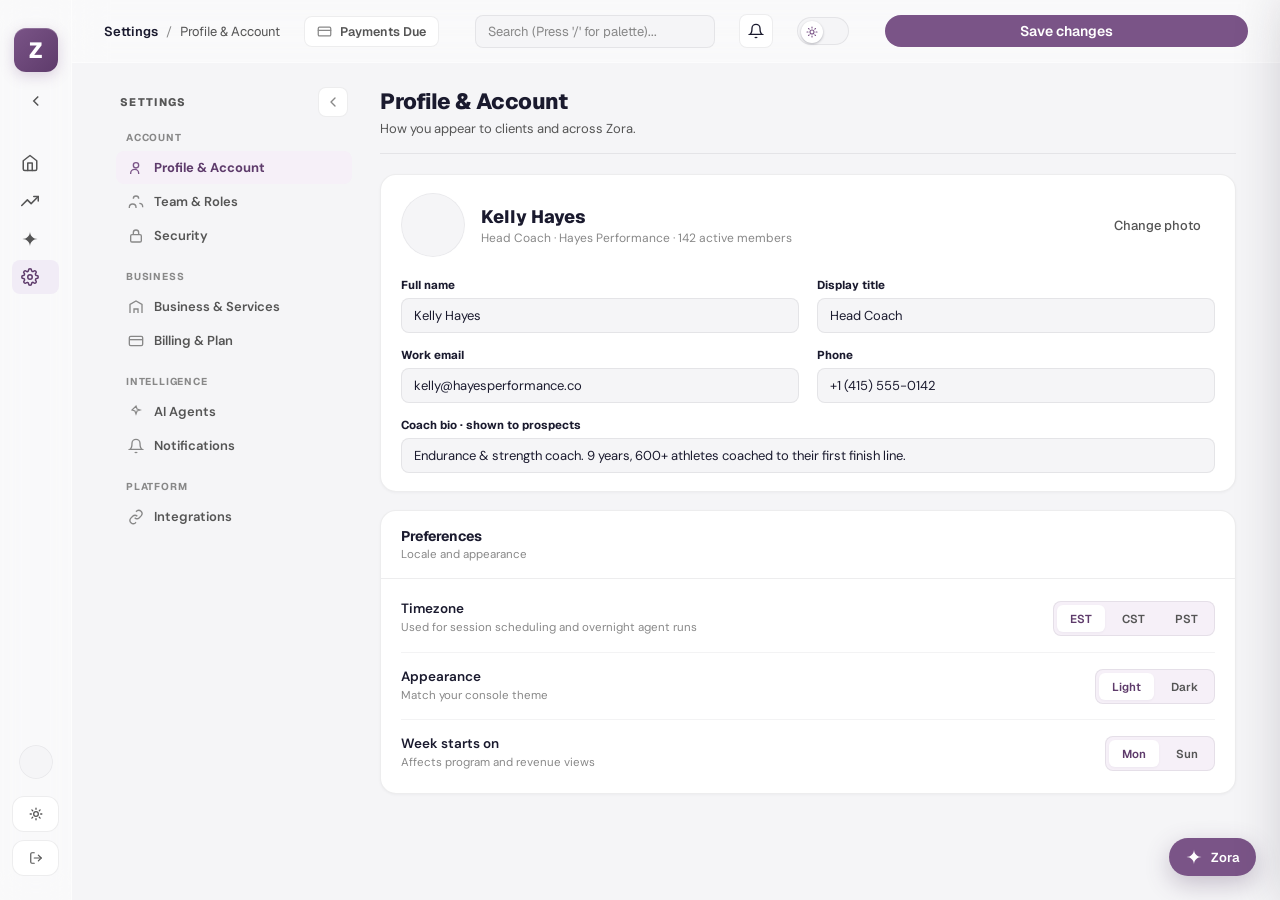
<file: settings.html>
<!DOCTYPE html>
<html lang="en">

<head>
  <meta charset="UTF-8" />
  <meta name="viewport" content="width=device-width, initial-scale=1.0" />
  <title>Zora Product OS — Settings</title>
  <link rel="preconnect" href="https://fonts.googleapis.com">
  <link rel="preconnect" href="https://fonts.gstatic.com" crossorigin>
  <link
    href="https://fonts.googleapis.com/css2?family=DM+Sans:ital,opsz,wght@0,9..40,100..1000;1,9..40,100..1000&family=Geist:wght@100..900&family=Geist+Mono:wght@400;500;600&display=swap"
    rel="stylesheet">
  <link rel="stylesheet" href="design-tokens.css?v=33">
  <script>
    // Pre-paint theme boot — avoids flash of incorrect theme
    (function () {
      try {
        var stored = localStorage.getItem('theme');
        var prefersDark = window.matchMedia && window.matchMedia('(prefers-color-scheme: dark)').matches;
        var theme = stored || (prefersDark ? 'dark' : 'light');
        document.documentElement.setAttribute('data-theme', theme);
      } catch (e) {
        document.documentElement.setAttribute('data-theme', 'light');
      }
    })();
  </script>
  <style>
    /* Layout structure matching core dashboard pages */
    body {
      display: flex;
      height: 100vh;
      overflow: hidden;
      margin: 0;
      background: var(--paper);
    }

    .main {
      flex: 1;
      min-width: 0;
      display: flex;
      flex-direction: column;
      height: 100vh;
      overflow: hidden;
    }

    /* Scrollable settings container */
    .settings-container {
      flex: 1;
      min-height: 0;
      overflow-y: auto;
      padding: var(--space-lg);
    }

    .slayout {
      display: grid;
      grid-template-columns: 236px 1fr;
      gap: 28px;
      max-width: 1120px;
      margin: 0 auto;
      width: 100%;
      transition: grid-template-columns .26s ease, gap .26s ease;
    }

    /* collapsed settings nav */
    .slayout.snav-collapsed { grid-template-columns: 58px 1fr; gap:22px; }
    .slayout.snav-collapsed .sindex-head { flex-direction:column; padding:0 0 14px; gap:0; }
    .slayout.snav-collapsed .sih-l { display:none; }
    .slayout.snav-collapsed .snav-toggle svg { transform:rotate(180deg); }
    .slayout.snav-collapsed .sgrp-l { display:none; }
    .slayout.snav-collapsed .sgrp { margin-bottom:10px; padding-top:10px; border-top:1px solid var(--line); }
    .slayout.snav-collapsed .sgrp:first-of-type { border-top:0; padding-top:0; }
    .slayout.snav-collapsed .sidx { justify-content:center; padding:10px 0; gap:0; }
    .slayout.snav-collapsed .sidx .sidx-t { display:none; }

    .sindex {
      position: sticky;
      top: 0;
      align-self: start;
    }

    .sgrp {
      margin-bottom: 18px;
    }

    .sgrp-l {
      font-size: 10px;
      letter-spacing: .08em;
      text-transform: uppercase;
      color: var(--ink-4);
      font-weight: 700;
      padding: 0 10px 7px;
      font-family: var(--font-geist);
    }

    .sidx {
      display: flex;
      align-items: center;
      gap: 10px;
      padding: 8px 12px;
      border-radius: 8px;
      font-size: 13px;
      font-weight: 600;
      color: var(--ink-3);
      cursor: pointer;
      margin-bottom: 1px;
      transition: all 0.15s;
      font-family: var(--font-dm-sans);
    }

    .sidx svg {
      width: 16px;
      height: 16px;
      color: var(--ink-4);
      flex: none;
    }

    .sidx:hover {
      background: var(--paper-3);
      color: var(--ink);
    }

    .sidx.active {
      background: var(--accent-soft);
      color: var(--accent-deep);
      font-weight: 700;
    }

    [data-theme="dark"] .sidx.active {
      color: var(--accent-soft);
      background: rgba(122, 84, 135, 0.22);
    }

    .sidx.active svg {
      color: var(--accent);
    }

    /* Panels configuration */
    .panel {
      display: none;
      animation: panelEntrance 0.3s cubic-bezier(0.23, 1, 0.32, 1);
    }

    .panel.active {
      display: block;
    }

    @keyframes panelEntrance {
      from {
        opacity: 0;
        transform: translateY(8px) scale(0.985);
      }

      to {
        opacity: 1;
        transform: translateY(0) scale(1);
      }
    }

    .pgh {
      margin-bottom: 8px;
    }

    .pgh h1 {
      font-size: 22px;
      font-weight: 800;
      letter-spacing: -.02em;
      font-family: var(--font-geist);
      color: var(--ink);
    }

    .pgh p {
      color: var(--ink-3);
      margin-top: 5px;
      font-size: 13px;
      font-family: var(--font-dm-sans);
    }

    .ph-hr {
      margin: 16px 0 20px;
      border: 0;
      border-top: 1px solid var(--line);
    }

    /* Settings card styling */
    .scard {
      background: var(--paper-2);
      border: 1px solid var(--line);
      border-radius: 16px;
      box-shadow: var(--shadow-sm);
      margin-bottom: 18px;
      overflow: hidden;
    }

    .scard-h {
      padding: 16px 20px;
      border-bottom: 1px solid var(--line);
      display: flex;
      align-items: center;
      gap: 12px;
    }

    .scard-h .t {
      font-weight: 700;
      font-size: 14px;
      font-family: var(--font-geist);
      color: var(--ink);
    }

    .scard-h .d {
      font-size: 11.5px;
      color: var(--ink-4);
      margin-top: 2px;
      font-family: var(--font-dm-sans);
    }

    .scard-b {
      padding: 6px 20px;
    }

    .row {
      display: flex;
      align-items: center;
      gap: 16px;
      padding: 15px 0;
      border-bottom: 1px solid var(--line-soft);
    }

    .row:last-child {
      border-bottom: 0;
    }

    .row .ri {
      flex: 1;
      min-width: 0;
    }

    .row .rt {
      font-weight: 600;
      font-size: 13.5px;
      color: var(--ink);
      font-family: var(--font-dm-sans);
    }

    .row .rd {
      font-size: 11.5px;
      color: var(--ink-4);
      margin-top: 3px;
      line-height: 1.45;
      font-family: var(--font-dm-sans);
    }

    /* Switch toggles */
    .tog {
      width: 42px;
      height: 24px;
      border-radius: 99px;
      background: var(--line);
      position: relative;
      cursor: pointer;
      flex: none;
      transition: background .2s;
    }

    .tog::after {
      content: "";
      position: absolute;
      top: 3px;
      left: 3px;
      width: 18px;
      height: 18px;
      border-radius: 50%;
      background: #fff;
      box-shadow: var(--shadow-sm);
      transition: left .2s;
    }

    .tog.on {
      background: var(--accent);
    }

    .tog.on::after {
      left: 21px;
    }

    /* Segmented selections */
    .seg3 {
      display: flex;
      gap: 4px;
      background: var(--paper-3);
      border: 1px solid var(--line);
      padding: 3px;
      border-radius: 8px;
    }

    .seg3 button {
      border: 0;
      background: transparent;
      padding: 6px 13px;
      border-radius: 6px;
      font-size: 11.5px;
      font-weight: 600;
      color: var(--ink-3);
      cursor: pointer;
      font-family: var(--font-geist);
      transition: all 0.15s;
    }

    .seg3 button.active {
      background: var(--paper-2);
      color: var(--accent-deep);
      box-shadow: var(--shadow-sm);
    }

    [data-theme="dark"] .seg3 button.active {
      color: var(--accent-soft);
      background: rgba(122, 84, 135, 0.4);
    }

    /* profile head details */
    .profhead {
      display: flex;
      align-items: center;
      gap: 16px;
      padding: 12px 0 20px;
    }

    .profhead .ed {
      margin-left: auto;
    }

    .ff {
      display: grid;
      grid-template-columns: 1fr 1fr;
      gap: 14px 18px;
      padding-bottom: 12px;
    }

    .ff .fcol {
      display: flex;
      flex-direction: column;
      gap: 6px;
    }

    .ff .fcol.full {
      grid-column: 1/-1;
    }

    .ff label {
      font-size: 11.5px;
      font-weight: 700;
      color: var(--ink-2);
      font-family: var(--font-geist);
    }

    .field {
      width: 100%;
      border: 1px solid var(--line);
      border-radius: 8px;
      padding: 8px 12px;
      font-size: 13px;
      background: var(--paper);
      color: var(--ink);
      font-family: var(--font-dm-sans);
      outline: none;
    }

    .field:focus {
      border-color: var(--accent);
    }

    /* agent options autonomy sliders */
    .agent {
      display: flex;
      gap: 16px;
      padding: 18px 0;
      border-bottom: 1px solid var(--line-soft);
    }

    .agent:last-child {
      border-bottom: 0;
    }

    .agent .aic {
      width: 40px;
      height: 40px;
      border-radius: 10px;
      display: flex;
      align-items: center;
      justify-content: center;
      flex: none;
    }

    .agent .aic svg {
      width: 20px;
      height: 20px;
    }

    .agent .abody {
      flex: 1;
    }

    .agent .an {
      font-weight: 700;
      display: flex;
      align-items: center;
      gap: 9px;
      font-size: 13.5px;
      color: var(--ink);
      font-family: var(--font-geist);
    }

    .agent .ad {
      font-size: 12px;
      color: var(--ink-3);
      margin-top: 4px;
      line-height: 1.5;
      font-family: var(--font-dm-sans);
    }

    .auto {
      margin-top: 13px;
      background: var(--paper-3);
      border: 1px solid var(--line-soft);
      border-radius: 10px;
      padding: 13px;
    }

    .auto .al {
      font-size: 11.5px;
      font-weight: 700;
      display: flex;
      justify-content: space-between;
      margin-bottom: 10px;
      font-family: var(--font-geist);
      color: var(--ink-2);
    }

    .auto .al b {
      color: var(--accent-deep);
      font-family: var(--font-geist-mono, monospace);
    }

    [data-theme="dark"] .auto .al b {
      color: var(--accent-soft);
    }

    .slider {
      height: 6px;
      border-radius: 99px;
      background: var(--line);
      position: relative;
    }

    .slider .fill {
      position: absolute;
      left: 0;
      top: 0;
      bottom: 0;
      border-radius: 99px;
      background: var(--accent);
    }

    .slider .knob {
      position: absolute;
      top: 50%;
      width: 14px;
      height: 14px;
      border-radius: 50%;
      background: #fff;
      border: 2.2px solid var(--accent);
      transform: translate(-50%, -50%);
      box-shadow: var(--shadow-sm);
    }

    .auto .ticks {
      display: flex;
      justify-content: space-between;
      font-size: 9.5px;
      color: var(--ink-4);
      margin-top: 8px;
      font-family: var(--font-geist);
      font-weight: 500;
    }

    /* integrations cards */
    .intg {
      display: grid;
      grid-template-columns: 1fr 1fr;
      gap: 14px;
    }

    .icard {
      background: var(--paper-2);
      border: 1px solid var(--line);
      border-radius: 12px;
      padding: 15px;
      box-shadow: var(--shadow-sm);
      display: flex;
      gap: 12px;
      align-items: flex-start;
      transition: all 0.15s;
    }

    .icard:hover {
      box-shadow: var(--shadow-md);
      border-color: var(--line-soft);
    }

    .icard .ilogo {
      width: 36px;
      height: 36px;
      border-radius: 8px;
      display: flex;
      align-items: center;
      justify-content: center;
      font-weight: 800;
      color: #fff;
      flex: none;
      font-size: 14px;
      font-family: var(--font-geist);
    }

    .icard .it {
      font-weight: 700;
      font-size: 13.5px;
      color: var(--ink);
      font-family: var(--font-geist);
    }

    .icard .id {
      font-size: 11.5px;
      color: var(--ink-4);
      margin-top: 3px;
      line-height: 1.4;
      font-family: var(--font-dm-sans);
    }

    .icard .ist {
      margin-top: 10px;
    }

    /* role table styles */
    .rtable {
      width: 100%;
      border-collapse: collapse;
      margin-top: 8px;
    }

    .rtable th {
      text-align: left;
      font-size: 9.5px;
      letter-spacing: .08em;
      text-transform: uppercase;
      color: var(--ink-4);
      font-weight: 700;
      padding: 0 0 11px;
      border-bottom: 1px solid var(--line);
      font-family: var(--font-geist);
    }

    .rtable td {
      padding: 13px 0;
      border-bottom: 1px solid var(--line-soft);
      font-size: 13px;
      color: var(--ink-2);
      font-family: var(--font-dm-sans);
    }

    .rtable tr:last-child td {
      border-bottom: 0;
    }

    .rtable td:last-child,
    .rtable th:last-child {
      text-align: right;
    }

    .uc {
      display: flex;
      align-items: center;
      gap: 10px;
    }

    .uc .un {
      font-weight: 600;
      color: var(--ink);
    }

    .uc .ue {
      font-size: 11px;
      color: var(--ink-4);
    }

    /* billing & subscriptions info */
    .plan {
      background: var(--accent-soft);
      border: 1px solid color-mix(in oklab, var(--accent) 18%, transparent);
      border-radius: 12px;
      padding: 18px;
      display: flex;
      align-items: center;
      gap: 16px;
    }

    .plan .pname {
      font-size: 16px;
      font-weight: 800;
      color: var(--accent-deep);
      font-family: var(--font-geist);
    }

    [data-theme="dark"] .plan .pname {
      color: var(--accent-soft);
    }

    .plan .pp {
      font-size: 12px;
      color: var(--accent-deep);
      opacity: .85;
      margin-top: 3px;
      font-family: var(--font-dm-sans);
    }

    [data-theme="dark"] .plan .pp {
      color: var(--accent-soft);
    }

    .plan .pamt {
      margin-left: auto;
      text-align: right;
    }

    .plan .pamt .v {
      font-family: var(--font-geist-mono, monospace);
      font-size: 24px;
      font-weight: 700;
      color: var(--ink);
    }

    .plan .pamt .u {
      font-size: 11px;
      color: var(--ink-4);
      font-family: var(--font-dm-sans);
    }

    .usage {
      display: grid;
      grid-template-columns: repeat(3, 1fr);
      gap: 14px;
      margin-top: 16px;
    }

    .ub {
      background: var(--paper-3);
      border: 1px solid var(--line-soft);
      border-radius: 12px;
      padding: 14px;
    }

    .ub .uv {
      font-family: var(--font-geist-mono, monospace);
      font-size: 18px;
      font-weight: 700;
      color: var(--ink);
    }

    .ub .ul {
      font-size: 11.5px;
      color: var(--ink-4);
      font-family: var(--font-dm-sans);
      margin-top: 2px;
    }

    @media (max-width:920px) {
      .slayout {
        grid-template-columns: 1fr
      }

      .sindex {
        position: static
      }

      .ff,
      .intg {
        grid-template-columns: 1fr
      }
    }
  </style>
</head>

<body>

  <!-- =================== SIDEBAR =================== -->
  <aside class="sidebar">
    <div class="brand" style="display: flex; align-items: center; justify-content: space-between; width: 100%;">
      <div style="display: flex; align-items: center; gap: 10px;">
        <div class="brand-mark">Z</div>
        <div class="brand-text">
          <div class="brand-name">ZORA</div>
          <div class="brand-sub">COACH OS</div>
        </div>
      </div>
      <button class="sidebar-toggle-btn" id="sidebar-toggle"
        style="background: transparent; border: 0; color: var(--ink-3); cursor: pointer; padding: 4px; display: flex; align-items: center; justify-content: center; transition: transform 0.25s;"
        title="Expand Sidebar">
        <svg width="18" height="18" viewBox="0 0 24 24" fill="none" stroke="currentColor" stroke-width="2">
          <polyline points="9 18 15 12 9 6"></polyline>
        </svg>
      </button>
    </div>

    <div class="nav-section">
      <div class="nav-item" onclick="window.location.href='index2.html'">
        <svg width="18" height="18" viewBox="0 0 24 24" fill="none" stroke="currentColor" stroke-width="2" stroke-linecap="round" stroke-linejoin="round">
          <path d="M3 9l9-7 9 7v11a2 2 0 0 1-2 2H5a2 2 0 0 1-2-2z"></path>
          <polyline points="9 22 9 12 15 12 15 22"></polyline>
        </svg>
        <span>Home</span>
      </div>
      <div class="nav-item" onclick="window.location.href='growth.html'">
        <svg width="18" height="18" viewBox="0 0 24 24" fill="none" stroke="currentColor" stroke-width="2" stroke-linecap="round" stroke-linejoin="round">
          <polyline points="23 6 13.5 15.5 8.5 10.5 1 18"></polyline>
          <polyline points="17 6 23 6 23 12"></polyline>
        </svg>
        <span>Growth Agent</span>
      </div>
      <div class="nav-item" onclick="window.location.href='copilot.html'">
        <svg width="18" height="18" viewBox="0 0 24 24" fill="none" stroke="currentColor" stroke-width="2" stroke-linecap="round" stroke-linejoin="round">
          <path d="M12 2c0 5.523 4.477 10 10 10-5.523 0-10 4.477-10 10 0-5.523-4.477-10-10-10 5.523 0 10-4.477 10-10z" fill="currentColor" stroke="none"></path>
        </svg>
        <span>Ask Zora</span>
      </div>
      <div class="nav-item active" onclick="window.location.href='settings.html'">
        <svg width="18" height="18" viewBox="0 0 24 24" fill="none" stroke="currentColor" stroke-width="2" stroke-linecap="round" stroke-linejoin="round">
          <circle cx="12" cy="12" r="3"></circle>
          <path d="M19.4 15a1.65 1.65 0 0 0 .33 1.82l.06.06a2 2 0 1 1-2.83 2.83l-.06-.06a1.65 1.65 0 0 0-1.82-.33 1.65 1.65 0 0 0-1 1.51V21a2 2 0 0 1-4 0v-.09A1.65 1.65 0 0 0 9 19.4a1.65 1.65 0 0 0-1.82.33l-.06.06a2 2 0 1 1-2.83-2.83l.06-.06a1.65 1.65 0 0 0 .33-1.82 1.65 1.65 0 0 0-1.51-1H3a2 2 0 0 1 0-4h.09A1.65 1.65 0 0 0 4.6 9a1.65 1.65 0 0 0-.33-1.82l-.06-.06a2 2 0 1 1 2.83-2.83l.06.06a1.65 1.65 0 0 0 1.82.33H9a1.65 1.65 0 0 0 1-1.51V3a2 2 0 0 1 4 0v.09a1.65 1.65 0 0 0 1 1.51 1.65 1.65 0 0 0 1.82-.33l.06-.06a2 2 0 1 1 2.83 2.83l-.06.06a1.65 1.65 0 0 0-.33 1.82V9a1.65 1.65 0 0 0 1.51 1H21a2 2 0 0 1 0 4h-.09a1.65 1.65 0 0 0-1.51 1z"></path>
        </svg>
        <span>Settings</span>
      </div>
    </div>

    <div style="margin-top: auto; display: flex; flex-direction: column; gap: 8px;">
      <div class="coach-card">
        <div class="avatar">JH</div>
        <div class="coach-info">
          <div class="coach-name">Jordan Hayes</div>
          <div class="coach-meta">142 active members</div>
        </div>
      </div>
      <button id="theme-toggle" class="sidebar-theme-btn">
        <svg width="14" height="14" viewBox="0 0 24 24" fill="none" stroke="currentColor" stroke-width="2.2" stroke-linecap="round" stroke-linejoin="round">
          <circle cx="12" cy="12" r="4"></circle>
          <path d="M12 2v2M12 20v2M4.93 4.93l1.41 1.41M17.66 17.66l1.41 1.41M2 12h2M20 12h2M4.93 19.07l1.41-1.41M17.66 6.34l1.41-1.41"></path>
        </svg>
        <span>Theme</span>
      </button>
      <button onclick="window.location.href='index.html'" class="sidebar-logout-btn">
        <svg width="14" height="14" viewBox="0 0 24 24" fill="none" stroke="currentColor" stroke-width="2" stroke-linecap="round" stroke-linejoin="round">
          <path d="M9 21H5a2 2 0 0 1-2-2V5a2 2 0 0 1 2-2h4"></path>
          <polyline points="16 17 21 12 16 7"></polyline>
          <line x1="21" y1="12" x2="9" y2="12"></line>
        </svg>
        <span>Logout</span>
      </button>
    </div>
  </aside>

  <!-- =================== MAIN =================== -->
  <main class="main">

    <!-- Topbar -->
    <div class="topbar">
      <div class="crumbs">
        <strong>Settings</strong>
        <span class="sep">/</span>
        <span id="crumb">Profile &amp; Account</span>
      </div>

      <button onclick="window.location.href='index2.html?roster=open'" style="margin-right: 12px; display: inline-flex; align-items: center; gap: 8px; padding: 6px 12px; background: var(--paper-2); border: 1px solid var(--line); border-radius: 8px; color: var(--ink-3); font-family: var(--font-geist); font-size: 12.5px; font-weight: 600; cursor: pointer; transition: all 0.15s;">
        <svg width="15" height="15" viewBox="0 0 24 24" fill="none" stroke="currentColor" stroke-width="2" stroke-linecap="round" stroke-linejoin="round" aria-hidden="true" style="color: var(--ink-4);">
          <rect x="2" y="5" width="20" height="14" rx="2"></rect>
          <line x1="2" y1="10" x2="22" y2="10"></line>
        </svg>
        <span>Payments Due</span>
      </button>

      <input class="search" id="topbar-search-trigger" placeholder="Search (Press '/' for palette)..." readonly
        style="cursor:pointer;" />

      <button class="icon-btn" title="Notifications">
        <svg width="16" height="16" viewBox="0 0 24 24" fill="none" stroke="currentColor" stroke-width="2">
          <path d="M6 8a6 6 0 0 1 12 0c0 7 3 9 3 9H3s3-2 3-9" />
          <path d="M10.3 21a1.94 1.94 0 0 0 3.4 0" />
        </svg>
      </button>

      <button type="button" id="theme-toggle" class="theme-toggle" role="switch" aria-checked="false"
        aria-label="Toggle dark mode" title="Toggle dark mode">
        <span class="theme-toggle__thumb" aria-hidden="true">
          <svg class="icon-sun" viewBox="0 0 24 24" fill="none" stroke="currentColor" stroke-width="2.2"
            stroke-linecap="round" stroke-linejoin="round">
            <circle cx="12" cy="12" r="4" />
            <path
              d="M12 2v2M12 20v2M4.93 4.93l1.41 1.41M17.66 17.66l1.41 1.41M2 12h2M20 12h2M4.93 19.07l1.41-1.41M17.66 6.34l1.41-1.41" />
          </svg>
          <svg class="icon-moon" viewBox="0 0 24 24" fill="none" stroke="currentColor" stroke-width="2.2"
            stroke-linecap="round" stroke-linejoin="round">
            <path d="M21 12.79A9 9 0 1 1 11.21 3 7 7 0 0 0 21 12.79z" />
          </svg>
        </span>
      </button>

      <button class="btn btn-primary btn-sm" id="global-save-changes-btn" style="margin-left:12px; border-radius:99px; padding: 7px 16px;">Save changes</button>
    </div>

    <!-- SETTINGS PANELS CONTAINER -->
    <div class="settings-container" data-screen-label="Settings">
      <div class="slayout">

        <!-- INDEX SIDEBAR (Middle-Left) -->
        <aside class="sindex">
          <div class="sindex-head" style="display:flex; align-items:center; gap:8px; padding:0 4px 14px;">
            <span class="sih-l" style="font-size:11px; letter-spacing:.12em; text-transform:uppercase; color:var(--ink-3); font-weight:800; flex:1; min-width:0; white-space:nowrap; overflow:hidden;">Settings</span>
            <button class="snav-toggle" id="snavToggle" title="Collapse menu" aria-label="Collapse menu" style="width:30px; height:30px; flex:none; border:1px solid var(--line); background:var(--paper-2); color:var(--ink-4); border-radius:8px; display:flex; align-items:center; justify-content:center; transition:color .14s, border-color .14s, background .14s; cursor:pointer;"><svg viewBox="0 0 24 24" fill="none" stroke="currentColor" stroke-width="2" stroke-linecap="round" stroke-linejoin="round" style="width:16px; height:16px; transition:transform .26s;"><path d="M15 6l-6 6 6 6"/></svg></button>
          </div>
          <div class="sgrp">
            <div class="sgrp-l">Account</div>
            <div class="sidx active" data-p="profile">
              <svg viewBox="0 0 24 24" fill="none" stroke="currentColor" stroke-width="2">
                <circle cx="12" cy="8" r="4" />
                <path d="M4 21v-1a6 6 0 0 1 12 0v1" />
              </svg><span class="sidx-t">Profile &amp; Account</span>
            </div>
            <div class="sidx" data-p="team">
              <svg viewBox="0 0 24 24" fill="none" stroke="currentColor" stroke-width="2">
                <path d="M16 7a4 4 0 1 0-8 0M2 21v-1a5 5 0 0 1 10 0v1M17 14a5 5 0 0 1 5 5v1" />
              </svg><span class="sidx-t">Team &amp; Roles</span>
            </div>
            <div class="sidx" data-p="security">
              <svg viewBox="0 0 24 24" fill="none" stroke="currentColor" stroke-width="2">
                <rect x="4" y="10" width="16" height="11" rx="2" />
                <path d="M8 10V7a4 4 0 0 1 8 0v3" />
              </svg><span class="sidx-t">Security</span>
            </div>
          </div>
          <div class="sgrp">
            <div class="sgrp-l">Business</div>
            <div class="sidx" data-p="business">
              <svg viewBox="0 0 24 24" fill="none" stroke="currentColor" stroke-width="2">
                <path d="M3 21V8l9-5 9 5v13M9 21v-6h6v6" />
              </svg><span class="sidx-t">Business &amp; Services</span>
            </div>
            <div class="sidx" data-p="billing">
              <svg viewBox="0 0 24 24" fill="none" stroke="currentColor" stroke-width="2">
                <rect x="2" y="5" width="20" height="14" rx="2" />
                <path d="M2 10h20" />
              </svg><span class="sidx-t">Billing &amp; Plan</span>
            </div>
          </div>
          <div class="sgrp">
            <div class="sgrp-l">Intelligence</div>
            <div class="sidx" data-p="agents">
              <svg viewBox="0 0 24 24" fill="none" stroke="currentColor" stroke-width="1.8">
                <path d="M12 3l1.6 4.6L18 9l-4.4 1.4L12 15l-1.6-4.6L6 9z" />
              </svg><span class="sidx-t">AI Agents</span>
            </div>
            <div class="sidx" data-p="notifications">
              <svg viewBox="0 0 24 24" fill="none" stroke="currentColor" stroke-width="2">
                <path d="M6 8a6 6 0 0 1 12 0c0 7 3 9 3 9H3s3-2 3-9" />
                <path d="M10.3 21a1.9 1.9 0 0 0 3.4 0" />
              </svg><span class="sidx-t">Notifications</span>
            </div>
          </div>
          <div class="sgrp">
            <div class="sgrp-l">Platform</div>
            <div class="sidx" data-p="integrations">
              <svg viewBox="0 0 24 24" fill="none" stroke="currentColor" stroke-width="2">
                <path d="M10 13a5 5 0 0 0 7 0l3-3a5 5 0 0 0-7-7l-1 1" />
                <path d="M14 11a5 5 0 0 0-7 0l-3 3a5 5 0 0 0 7 7l1-1" />
              </svg><span class="sidx-t">Integrations</span>
            </div>
          </div>
        </aside>

        <!-- PANEL CONFIG WORKSPACE (Right-Pane) -->
        <div class="spanels">

          <!-- PROFILE PANEL -->
          <section class="panel active" data-panel="profile">
            <div class="pgh">
              <h1>Profile &amp; Account</h1>
              <p>How you appear to clients and across Zora.</p>
            </div>
            <hr class="ph-hr" />
            <div class="scard">
              <div class="scard-b">
                <div class="profhead">
                  <div class="avatar lg" style="width:64px;height:64px;font-size:20px">KH</div>
                  <div>
                    <div style="font-weight:800;font-size:18px; color: var(--ink);">Kelly Hayes</div>
                    <div style="font-size:12px;color:var(--ink-4); font-family: var(--font-dm-sans); margin-top:2px;">Head Coach · Hayes Performance · 142 active members</div>
                  </div>
                  <button class="btn btn-ghost btn-sm ed">Change photo</button>
                </div>
                <div class="ff">
                  <div class="fcol"><label>Full name</label><input class="field" value="Kelly Hayes" /></div>
                  <div class="fcol"><label>Display title</label><input class="field" value="Head Coach" /></div>
                  <div class="fcol"><label>Work email</label><input class="field" value="kelly@hayesperformance.co" /></div>
                  <div class="fcol"><label>Phone</label><input class="field" value="+1 (415) 555-0142" /></div>
                  <div class="fcol full"><label>Coach bio · shown to prospects</label><input class="field"
                      value="Endurance & strength coach. 9 years, 600+ athletes coached to their first finish line." /></div>
                </div>
              </div>
            </div>
            <div class="scard">
              <div class="scard-h">
                <div>
                  <div class="t">Preferences</div>
                  <div class="d">Locale and appearance</div>
                </div>
              </div>
              <div class="scard-b">
                <div class="row">
                  <div class="ri">
                    <div class="rt">Timezone</div>
                    <div class="rd">Used for session scheduling and overnight agent runs</div>
                  </div>
                  <div class="seg3"><button class="active">EST</button><button>CST</button><button>PST</button></div>
                </div>
                <div class="row">
                  <div class="ri">
                    <div class="rt">Appearance</div>
                    <div class="rd">Match your console theme</div>
                  </div>
                  <div class="seg3" id="theme-seg-control"><button id="theme-seg-light">Light</button><button id="theme-seg-dark">Dark</button></div>
                </div>
                <div class="row">
                  <div class="ri">
                    <div class="rt">Week starts on</div>
                    <div class="rd">Affects program and revenue views</div>
                  </div>
                  <div class="seg3"><button class="active">Mon</button><button>Sun</button></div>
                </div>
              </div>
            </div>
          </section>

          <!-- TEAM PANEL -->
          <section class="panel" data-panel="team">
            <div class="pgh">
              <h1>Team &amp; Roles</h1>
              <p>Invite coaches and assistants, control who sees what.</p>
            </div>
            <hr class="ph-hr" />
            <div class="scard">
              <div class="scard-h">
                <div>
                  <div class="t">Members</div>
                  <div class="d">3 of 5 seats used on Studio plan</div>
                </div><button class="btn btn-primary btn-sm" style="margin-left:auto">Invite member</button>
              </div>
              <div class="scard-b">
                <table class="rtable">
                  <thead>
                    <tr>
                      <th>Member</th>
                      <th>Role</th>
                      <th>Clients</th>
                      <th>Status</th>
                    </tr>
                  </thead>
                  <tbody>
                    <tr>
                      <td>
                        <div class="uc">
                          <div class="avatar sm">KH</div>
                          <div>
                            <div class="un">Kelly Hayes</div>
                            <div class="ue">kelly@hayesperformance.co</div>
                          </div>
                        </div>
                      </td>
                      <td><span class="pill" style="background:var(--accent-soft); color:var(--accent-deep); border:1px solid color-mix(in oklab, var(--accent) 16%, transparent); font-weight:700;">Owner</span></td>
                      <td class="num">142</td>
                      <td style="text-align:right"><span class="pill" style="background:var(--ok-soft); color:var(--ok); font-weight: 600;"><span class="dot" style="display:inline-block; width:6px; height:6px; background:var(--ok); border-radius:50%; margin-right:4px;"></span>Active</span></td>
                    </tr>
                    <tr>
                      <td>
                        <div class="uc">
                          <div class="avatar sm">TB</div>
                          <div>
                            <div class="un">Tyler Brooks</div>
                            <div class="ue">tyler@hayesperformance.co</div>
                          </div>
                        </div>
                      </td>
                      <td><span class="pill">Coach</span></td>
                      <td class="num">38</td>
                      <td style="text-align:right"><span class="pill" style="background:var(--ok-soft); color:var(--ok); font-weight: 600;"><span class="dot" style="display:inline-block; width:6px; height:6px; background:var(--ok); border-radius:50%; margin-right:4px;"></span>Active</span></td>
                    </tr>
                    <tr>
                      <td>
                        <div class="uc">
                          <div class="avatar sm">HC</div>
                          <div>
                            <div class="un">Hannah Cole</div>
                            <div class="ue">hannah@hayesperformance.co</div>
                          </div>
                        </div>
                      </td>
                      <td><span class="pill">Assistant</span></td>
                      <td class="num">—</td>
                      <td style="text-align:right"><span class="pill" style="background:var(--warn-soft); color:var(--warn); font-weight: 600;"><span class="dot" style="display:inline-block; width:6px; height:6px; background:var(--warn); border-radius:50%; margin-right:4px;"></span>Invited</span></td>
                    </tr>
                  </tbody>
                </table>
              </div>
            </div>
            <div class="scard">
              <div class="scard-h">
                <div>
                  <div class="t">Role permissions</div>
                  <div class="d">What each role can do</div>
                </div>
              </div>
              <div class="scard-b">
                <div class="row">
                  <div class="ri">
                    <div class="rt">Coaches can approve AI drafts</div>
                    <div class="rd">Review &amp; send agent-generated plans for their own clients</div>
                  </div>
                  <div class="tog on"></div>
                </div>
                <div class="row">
                  <div class="ri">
                    <div class="rt">Coaches can see revenue</div>
                    <div class="rd">Access Growth Agent and billing figures</div>
                  </div>
                  <div class="tog"></div>
                </div>
                <div class="row">
                  <div class="ri">
                    <div class="rt">Assistants can message clients</div>
                    <div class="rd">Send approved messages on your behalf</div>
                  </div>
                  <div class="tog on"></div>
                </div>
              </div>
            </div>
          </section>

          <!-- SECURITY PANEL -->
          <section class="panel" data-panel="security">
            <div class="pgh">
              <h1>Security</h1>
              <p>Protect your account and your clients' data.</p>
            </div>
            <hr class="ph-hr" />
            <div class="scard">
              <div class="scard-b">
                <div class="row">
                  <div class="ri">
                    <div class="rt">Password</div>
                    <div class="rd">Last changed 3 months ago</div>
                  </div><button class="btn btn-ghost btn-sm">Change</button>
                </div>
                <div class="row">
                  <div class="ri">
                    <div class="rt">Two-factor authentication</div>
                    <div class="rd">Authenticator app · required for revenue access</div>
                  </div>
                  <span class="pill" style="background:var(--ok-soft); color:var(--ok); font-weight: 600;"><span class="dot" style="display:inline-block; width:6px; height:6px; background:var(--ok); border-radius:50%; margin-right:4px;"></span>On</span>
                </div>
                <div class="row">
                  <div class="ri">
                    <div class="rt">Active sessions</div>
                    <div class="rd">2 devices · MacBook Pro (this), iPhone 15</div>
                  </div><button class="btn btn-ghost btn-sm">Manage</button>
                </div>
                <div class="row">
                  <div class="ri">
                    <div class="rt">Client data export</div>
                    <div class="rd">Download all client records (GDPR)</div>
                  </div><button class="btn btn-ghost btn-sm">Request export</button>
                </div>
              </div>
            </div>
          </section>

          <!-- BUSINESS PANEL -->
          <section class="panel" data-panel="business">
            <div class="pgh">
              <h1>Business &amp; Services</h1>
              <p>Your coaching packages, pricing, and how clients pay.</p>
            </div>
            <hr class="ph-hr" />
            <div class="scard">
              <div class="scard-h">
                <div>
                  <div class="t">Coaching packages</div>
                  <div class="d">Growth Agent uses these for renewal &amp; upsell forecasting</div>
                </div><button class="btn btn-primary btn-sm" style="margin-left:auto">Add package</button>
              </div>
              <div class="scard-b">
                <div class="row">
                  <div class="ri">
                    <div class="rt">1:1 Online Coaching <span class="pill" style="background:var(--ok-soft); color:var(--ok); font-size:9.5px; padding: 2px 7px; font-weight:600; margin-left:6px;">Most popular</span></div>
                    <div class="rd">Monthly · programming + weekly check-ins · 86 active</div>
                  </div>
                  <div style="font-family:var(--font-geist-mono, monospace);font-weight:700; color:var(--ink);">$360<span style="font-size:11px;color:var(--ink-4)">/mo</span></div>
                </div>
                <div class="row">
                  <div class="ri">
                    <div class="rt">Hybrid Coaching</div>
                    <div class="rd">Programming + nutrition · 41 active</div>
                  </div>
                  <div style="font-family:var(--font-geist-mono, monospace);font-weight:700; color:var(--ink);">$240<span style="font-size:11px;color:var(--ink-4)">/mo</span></div>
                </div>
                <div class="row">
                  <div class="ri">
                    <div class="rt">Self-Guided + App</div>
                    <div class="rd">App-only program · 15 active</div>
                  </div>
                  <div style="font-family:var(--font-geist-mono, monospace);font-weight:700; color:var(--ink);">$90<span style="font-size:11px;color:var(--ink-4)">/mo</span></div>
                </div>
                <div class="row">
                  <div class="ri">
                    <div class="rt">Race-Prep 1:1 Add-on</div>
                    <div class="rd">Upsell offered by Growth Agent · 8 active</div>
                  </div>
                  <div style="font-family:var(--font-geist-mono, monospace);font-weight:700; color:var(--ink);">+$180<span style="font-size:11px;color:var(--ink-4)">/mo</span></div>
                </div>
              </div>
            </div>
            <div class="scard">
              <div class="scard-h">
                <div>
                  <div class="t">Payments &amp; renewals</div>
                  <div class="d">Defaults Growth Agent applies to new offers</div>
                </div>
              </div>
              <div class="scard-b">
                <div class="row">
                  <div class="ri">
                    <div class="rt">Auto-renew memberships</div>
                    <div class="rd">Charge on cycle end unless cancelled</div>
                  </div>
                  <div class="tog on"></div>
                </div>
                <div class="row">
                  <div class="ri">
                    <div class="rt">Loyalty rate for 3-month resigns</div>
                    <div class="rd">Discount the agent may offer to retain at-risk clients</div>
                  </div>
                  <div class="seg3"><button>0%</button><button class="active">10%</button><button>15%</button></div>
                </div>
                <div class="row">
                  <div class="ri">
                    <div class="rt">Renewal reminder window</div>
                    <div class="rd">How far ahead the agent drafts renewals</div>
                  </div>
                  <div class="seg3"><button>7d</button><button class="active">14d</button><button>30d</button></div>
                </div>
              </div>
            </div>
          </section>

          <!-- BILLING PANEL -->
          <section class="panel" data-panel="billing">
            <div class="pgh">
              <h1>Billing &amp; Plan</h1>
              <p>Your Zora subscription and usage.</p>
            </div>
            <hr class="ph-hr" />
            <div class="scard">
              <div class="scard-b" style="padding:20px">
                <div class="plan">
                  <div>
                    <div class="pname">Studio Plan</div>
                    <div class="pp">Up to 5 coaches · 200 clients · all agents</div>
                  </div>
                  <div class="pamt">
                    <div class="v">$149<span class="u">/mo</span></div>
                    <div class="u">Renews 1 Jul 2026</div>
                  </div>
                </div>
                <div class="usage">
                  <div class="ub">
                    <div class="uv">142<span style="font-size:12px;color:var(--ink-4)">/200</span></div>
                    <div class="ul">Clients</div>
                  </div>
                  <div class="ub">
                    <div class="uv">3<span style="font-size:12px;color:var(--ink-4)">/5</span></div>
                    <div class="ul">Coach seats</div>
                  </div>
                  <div class="ub">
                    <div class="uv">8.2k</div>
                    <div class="ul">AI actions this month</div>
                  </div>
                </div>
                <div class="row" style="margin-top:12px">
                  <div class="ri">
                    <div class="rt">Payment method</div>
                    <div class="rd">Visa ending 4242 · expires 09/27</div>
                  </div><button class="btn btn-ghost btn-sm">Update</button>
                </div>
                <div class="row">
                  <div class="ri">
                    <div class="rt">Invoices</div>
                    <div class="rd">Download past statements</div>
                  </div><button class="btn btn-ghost btn-sm">View all</button>
                </div>
              </div>
            </div>
          </section>

          <!-- AI AGENTS PANEL -->
          <section class="panel" data-panel="agents">
            <div class="pgh">
              <h1>AI Agents</h1>
              <p>Tune how much each agent does on its own. You always keep the final say.</p>
            </div>
            <hr class="ph-hr" />
            <div class="scard">
              <div class="scard-b">
                <div class="agent">
                  <div class="aic" style="background:var(--ok-soft);color:var(--ok)">
                    <svg viewBox="0 0 24 24" fill="none" stroke="currentColor" stroke-width="2">
                      <path d="M13 2 3 14h7l-1 8 10-12h-7z" />
                    </svg>
                  </div>
                  <div class="abody">
                    <div class="an">Efficiency Agent <span class="pill" style="background:var(--ok-soft); color:var(--ok); font-size:9.5px; padding: 2px 7px; font-weight:600; margin-left:6px;"><span class="dot" style="display:inline-block; width:5px; height:5px; background:var(--ok); border-radius:50%; margin-right:4px;"></span>Active</span></div>
                    <div class="ad">Optimises training plans overnight from wearable &amp; adherence data.</div>
                    <div class="auto">
                      <div class="al"><span>Autonomy · auto-approve above confidence</span><b>High · 85%</b></div>
                      <div class="slider">
                        <div class="fill" style="width:78%"></div>
                        <div class="knob" style="left:78%"></div>
                      </div>
                      <div class="ticks"><span>Draft only</span><span>Balanced</span><span>Full auto</span></div>
                    </div>
                  </div>
                </div>
                <div class="agent">
                  <div class="aic" style="background:var(--accent-soft);color:var(--accent)">
                    <svg viewBox="0 0 24 24" fill="none" stroke="currentColor" stroke-width="2">
                      <path d="M9 11l3 3L22 4" />
                      <path d="M21 12v7a2 2 0 0 1-2 2H5a2 2 0 0 1-2-2V5a2 2 0 0 1 2-2h11" />
                    </svg>
                  </div>
                  <div class="abody">
                    <div class="an">Quality Agent <span class="pill" style="background:var(--ok-soft); color:var(--ok); font-size:9.5px; padding: 2px 7px; font-weight:600; margin-left:6px;"><span class="dot" style="display:inline-block; width:5px; height:5px; background:var(--ok); border-radius:50%; margin-right:4px;"></span>Active</span></div>
                    <div class="ad">Reviews form check-ins and flags technique or programming concerns.</div>
                    <div class="auto">
                      <div class="al"><span>Autonomy · auto-approve above confidence</span><b>Medium · 70%</b></div>
                      <div class="slider">
                        <div class="fill" style="width:50%"></div>
                        <div class="knob" style="left:50%"></div>
                      </div>
                      <div class="ticks"><span>Draft only</span><span>Balanced</span><span>Full auto</span></div>
                    </div>
                  </div>
                </div>
                <div class="agent">
                  <div class="aic" style="background:var(--accent-soft);color:var(--accent)">
                    <svg viewBox="0 0 24 24" fill="none" stroke="currentColor" stroke-width="2">
                      <path d="M3 17l5-5 3.5 3.5L21 6" />
                      <path d="M15 6h6v6" />
                    </svg>
                  </div>
                  <div class="abody">
                    <div class="an">Growth Agent <span class="pill" style="background:var(--ok-soft); color:var(--ok); font-size:9.5px; padding: 2px 7px; font-weight:600; margin-left:6px;"><span class="dot" style="display:inline-block; width:5px; height:5px; background:var(--ok); border-radius:50%; margin-right:4px;"></span>Active</span></div>
                    <div class="ad">Owns the revenue lifecycle — drafts renewals, upsells, referrals, win-backs.</div>
                    <div class="auto">
                      <div class="al"><span>Autonomy · money actions always need approval</span><b>Low · draft only</b></div>
                      <div class="slider">
                        <div class="fill" style="width:22%"></div>
                        <div class="knob" style="left:22%"></div>
                      </div>
                      <div class="ticks"><span>Draft only</span><span>Balanced</span><span>Full auto</span></div>
                    </div>
                  </div>
                </div>
              </div>
            </div>
            <div class="scard">
              <div class="scard-b">
                <div class="row">
                  <div class="ri">
                    <div class="rt">Overnight agent runs</div>
                    <div class="rd">Agents prepare your morning between 2–5am</div>
                  </div>
                  <div class="tog on"></div>
                </div>
                <div class="row">
                  <div class="ri">
                    <div class="rt">Ask Zora can see live client data</div>
                    <div class="rd">Lets the Ask Zora cite real metrics in answers</div>
                  </div>
                  <div class="tog on"></div>
                </div>
                <div class="row">
                  <div class="ri">
                    <div class="rt">Agent voice matches my tone</div>
                    <div class="rd">Drafts client messages in your writing style</div>
                  </div>
                  <div class="tog on"></div>
                </div>
              </div>
            </div>
          </section>

          <!-- NOTIFICATIONS PANEL -->
          <section class="panel" data-panel="notifications">
            <div class="pgh">
              <h1>Notifications</h1>
              <p>Decide what reaches you, and when.</p>
            </div>
            <hr class="ph-hr" />
            <div class="scard">
              <div class="scard-b">
                <div class="row">
                  <div class="ri">
                    <div class="rt">Client at-risk alerts</div>
                    <div class="rd">Churn or health risk detected</div>
                  </div>
                  <div class="seg3"><button class="active">Push</button><button>Email</button><button>Off</button></div>
                </div>
                <div class="row">
                  <div class="ri">
                    <div class="rt">Revenue &amp; renewal events</div>
                    <div class="rd">Renewals due, payments, upsell wins</div>
                  </div>
                  <div class="seg3"><button class="active">Push</button><button>Email</button><button>Off</button></div>
                </div>
                <div class="row">
                  <div class="ri">
                    <div class="rt">Morning brief</div>
                    <div class="rd">Daily summary of what agents prepared</div>
                  </div>
                  <div class="seg3"><button>Push</button><button class="active">Email</button><button>Off</button></div>
                </div>
                <div class="row">
                  <div class="ri">
                    <div class="rt">Quiet hours</div>
                    <div class="rd">Pause non-urgent pings · 9:00pm – 7:00am</div>
                  </div>
                  <div class="tog on"></div>
                </div>
              </div>
            </div>
          </section>

          <!-- INTEGRATIONS PANEL -->
          <section class="panel" data-panel="integrations">
            <div class="pgh">
              <h1>Integrations</h1>
              <p>Connect the tools your coaching business runs on.</p>
            </div>
            <hr class="ph-hr" />
            <div class="scard">
              <div class="scard-h">
                <div>
                  <div class="t">Connected</div>
                  <div class="d">Active across your workspace</div>
                </div>
              </div>
              <div class="scard-b" style="padding:16px 20px">
                <div class="intg">
                  <div class="icard">
                    <div class="ilogo" style="background:#4285F4">31</div>
                    <div>
                      <div class="it">Google Calendar</div>
                      <div class="id">Two-way session sync</div>
                      <div class="ist"><span class="pill" style="background:var(--ok-soft); color:var(--ok); font-weight: 600;"><span class="dot" style="display:inline-block; width:6px; height:6px; background:var(--ok); border-radius:50%; margin-right:4px;"></span>Connected</span></div>
                    </div>
                  </div>
                  <div class="icard">
                    <div class="ilogo" style="background:#00897B">M</div>
                    <div>
                      <div class="it">Google Meet</div>
                      <div class="id">Auto-generated call links</div>
                      <div class="ist"><span class="pill" style="background:var(--ok-soft); color:var(--ok); font-weight: 600;"><span class="dot" style="display:inline-block; width:6px; height:6px; background:var(--ok); border-radius:50%; margin-right:4px;"></span>Connected</span></div>
                    </div>
                  </div>
                  <div class="icard">
                    <div class="ilogo" style="background:#2D8CFF">Z</div>
                    <div>
                      <div class="it">Zoom</div>
                      <div class="id">Video sessions &amp; recordings</div>
                      <div class="ist"><span class="pill" style="background:var(--ok-soft); color:var(--ok); font-weight: 600;"><span class="dot" style="display:inline-block; width:6px; height:6px; background:var(--ok); border-radius:50%; margin-right:4px;"></span>Connected</span></div>
                    </div>
                  </div>
                  <div class="icard">
                    <div class="ilogo" style="background:#635BFF">S</div>
                    <div>
                      <div class="it">Stripe</div>
                      <div class="id">Payments, renewals &amp; MRR</div>
                      <div class="ist"><span class="pill" style="background:var(--ok-soft); color:var(--ok); font-weight: 600;"><span class="dot" style="display:inline-block; width:6px; height:6px; background:var(--ok); border-radius:50%; margin-right:4px;"></span>Connected</span></div>
                    </div>
                  </div>
                  <div class="icard">
                    <div class="ilogo" style="background:#4A154B">#</div>
                    <div>
                      <div class="it">Slack</div>
                      <div class="id">Agent alerts to your team</div>
                      <div class="ist"><span class="pill" style="background:var(--ok-soft); color:var(--ok); font-weight: 600;"><span class="dot" style="display:inline-block; width:6px; height:6px; background:var(--ok); border-radius:50%; margin-right:4px;"></span>Connected</span></div>
                    </div>
                  </div>
                  <div class="icard">
                    <div class="ilogo" style="background:#25D366">✆</div>
                    <div>
                      <div class="it">WhatsApp Business</div>
                      <div class="id">Approved client messaging</div>
                      <div class="ist"><span class="pill" style="background:var(--ok-soft); color:var(--ok); font-weight: 600;"><span class="dot" style="display:inline-block; width:6px; height:6px; background:var(--ok); border-radius:50%; margin-right:4px;"></span>Connected</span></div>
                    </div>
                  </div>
                </div>
              </div>
            </div>
            <div class="scard">
              <div class="scard-h">
                <div>
                  <div class="t">Available</div>
                  <div class="d">One click to add</div>
                </div>
              </div>
              <div class="scard-b" style="padding:16px 20px">
                <div class="intg">
                  <div class="icard">
                    <div class="ilogo" style="background:#EA4335">M</div>
                    <div>
                      <div class="it">Gmail</div>
                      <div class="id">Send &amp; track client email</div>
                      <div class="ist"><button class="btn btn-ghost btn-sm">Connect</button></div>
                    </div>
                  </div>
                  <div class="icard">
                    <div class="ilogo" style="background:#006BFF">C</div>
                    <div>
                      <div class="it">Calendly</div>
                      <div class="id">Let clients self-book consults</div>
                      <div class="ist"><button class="btn btn-ghost btn-sm">Connect</button></div>
                    </div>
                  </div>
                  <div class="icard">
                    <div class="ilogo" style="background:#000">N</div>
                    <div>
                      <div class="it">Notion</div>
                      <div class="id">Sync program docs &amp; notes</div>
                      <div class="ist"><button class="btn btn-ghost btn-sm">Connect</button></div>
                    </div>
                  </div>
                  <div class="icard">
                    <div class="ilogo" style="background:#FF7A59">H</div>
                    <div>
                      <div class="it">HubSpot</div>
                      <div class="id">Sync leads &amp; deal stages</div>
                      <div class="ist"><button class="btn btn-ghost btn-sm">Connect</button></div>
                    </div>
                  </div>
                  <div class="icard">
                    <div class="ilogo" style="background:#FF4F00">Z</div>
                    <div>
                      <div class="it">Zapier</div>
                      <div class="id">Automate across 6,000+ apps</div>
                      <div class="ist"><button class="btn btn-ghost btn-sm">Connect</button></div>
                    </div>
                  </div>
                </div>
              </div>
            </div>
          </section>

        </div>
      </div>
    </div>
  </main>

  <!-- Command Palette Overlay -->
  <div class="palette-overlay" id="command-palette-overlay" role="dialog" aria-modal="true" aria-hidden="true">
    <div class="palette-container">
      <div class="palette-search-wrapper">
        <span class="palette-search-icon">
          <svg width="18" height="18" viewBox="0 0 24 24" fill="none" stroke="currentColor" stroke-width="2">
            <circle cx="11" cy="11" r="8"></circle>
            <line x1="21" y1="21" x2="16.65" y2="16.65"></line>
          </svg>
        </span>
        <input type="text" class="palette-input" id="palette-search-input"
          placeholder="Search clients, actions, tabs..." />
      </div>
      <div class="palette-results" id="palette-results">
        <!-- populated dynamically -->
      </div>
      <div class="palette-shortcuts-footer">
        <span>Select with <kbd>↑</kbd><kbd>↓</kbd> and <kbd>Enter</kbd></span>
        <span>Press <kbd>Esc</kbd> to close</span>
      </div>
    </div>
  </div>

  <!-- Dynamic Face Avatars Seed Logic -->
  <script>
    window.ZoraFaces = (function () {
      var SEL = '.avatar, .uc .avatar';
      function url(seed) {
        return 'url("https://api.dicebear.com/9.x/notionists/svg?seed=' +
          encodeURIComponent(seed || 'zora') +
          '&backgroundColor=transparent&scale=120")';
      }
      function seedFor(el) {
        var row = el.closest('tr');
        var name = (row && (row.querySelector('.un') || {}).textContent)
          || (el.textContent || '').trim();
        return name || 'zora';
      }
      function paintOne(el, seed) {
        el.style.setProperty('--face', url(seed || seedFor(el)));
        el.style.backgroundImage = el.style.getPropertyValue('--face');
        el.style.backgroundSize = 'cover';
        el.style.backgroundPosition = 'center';
        el.classList.add('has-face');
        el.textContent = '';
      }
      function paint(root) {
        (root || document).querySelectorAll(SEL).forEach(function (el) { paintOne(el); });
      }
      return { paint: paint, paintOne: paintOne };
    })();
    document.addEventListener('DOMContentLoaded', function () { window.ZoraFaces.paint(); });
  </script>

  <!-- Theme Toggle Script -->
  <script>
    (function () {
      var root = document.documentElement;
      var btn = document.getElementById('theme-toggle');
      var segLight = document.getElementById('theme-seg-light');
      var segDark = document.getElementById('theme-seg-dark');
      if (!btn) return;

      function sync() {
        var isDark = root.getAttribute('data-theme') === 'dark';
        btn.setAttribute('aria-checked', isDark ? 'true' : 'false');
        btn.setAttribute('title', isDark ? 'Switch to light mode' : 'Switch to dark mode');

        if (segLight && segDark) {
          segLight.classList.toggle('active', !isDark);
          segDark.classList.toggle('active', isDark);
        }
      }

      sync();

      function toggleTheme() {
        var next = root.getAttribute('data-theme') === 'dark' ? 'light' : 'dark';
        root.setAttribute('data-theme', next);
        try { localStorage.setItem('theme', next); } catch (e) { }
        sync();
      }

      btn.addEventListener('click', toggleTheme);

      if (segLight) segLight.addEventListener('click', () => {
        root.setAttribute('data-theme', 'light');
        try { localStorage.setItem('theme', 'light'); } catch (e) { }
        sync();
      });

      if (segDark) segDark.addEventListener('click', () => {
        root.setAttribute('data-theme', 'dark');
        try { localStorage.setItem('theme', 'dark'); } catch (e) { }
        sync();
      });
    })();
  </script>

  <!-- Sidebar Collapse Logic -->
  <script>
    (function () {
      // Sidebar logic: collapsed on load/refresh, toggleable at will
      const sidebar = document.querySelector('.sidebar');
      const sidebarToggle = document.getElementById('sidebar-toggle');
      if (sidebar) {
        sidebar.classList.add('collapsed');
        if (sidebarToggle) {
          sidebarToggle.addEventListener('click', () => {
            const isCollapsed = sidebar.classList.toggle('collapsed');
            sidebarToggle.style.transform = isCollapsed ? 'rotate(0deg)' : 'rotate(180deg)';
          });
        }
      }
    })();
  </script>

  <!-- Command Palette Script -->
  <script>
    document.addEventListener('DOMContentLoaded', () => {
      const paletteOverlay = document.getElementById('command-palette-overlay');
      const paletteInput = document.getElementById('palette-search-input');
      const paletteResults = document.getElementById('palette-results');
      const searchTrigger = document.getElementById('topbar-search-trigger');

      const paletteItems = [
        { name: 'Sarah K.', desc: 'Half-Marathon · Exhaustion Risk (Plan & Performance)', url: 'reco-card.html?client=sarah-k&tab=plan' },
        { name: 'Marcus T.', desc: 'Strength · Churn Risk (Engagement & Risk)', url: 'reco-card.html?client=marcus-t&tab=risk' },
        { name: 'Alex Carter', desc: 'Hypertrophy · Deload Pending (Plan & Performance)', url: 'reco-card.html?client=aman-khanna&tab=plan' },
        { name: 'Megan Jones', desc: 'Nutrition · Nutrition Drift (Engagement & Risk)', url: 'reco-card.html?client=meera-joshi&tab=risk' },
        { name: 'Paige I.', desc: 'Performance · Optimized State (Plan & Performance)', url: 'reco-card.html?client=priya-i&tab=plan' },
        { name: 'David L.', desc: 'Base Phase · Optimized (Plan & Performance)', url: 'reco-card.html?client=david-l&tab=plan' },
        { name: 'Ask Zora', desc: 'Open Zora Chat Copilot Workspace', url: 'copilot.html' }
      ];

      let selectedIndex = 0;

      function renderPalette(query = '') {
        paletteResults.innerHTML = '';
        const filtered = paletteItems.filter(item =>
          item.name.toLowerCase().includes(query.toLowerCase()) ||
          item.desc.toLowerCase().includes(query.toLowerCase())
        );

        if (filtered.length === 0) {
          paletteResults.innerHTML = '<div style="padding: 12px; font-size:13px; color:var(--ink-4); text-align:center;">No results found</div>';
          return;
        }

        filtered.forEach((item, index) => {
          const opt = document.createElement('div');
          opt.className = 'palette-option' + (index === selectedIndex ? ' selected' : '');
          opt.innerHTML = `
            <div>
              <div class="palette-option-name">${item.name}</div>
              <div style="font-size: 11px; color: var(--ink-4); margin-top:2px;">${item.desc}</div>
            </div>
            <span class="palette-option-type">${item.url ? 'Detail Page' : 'Command'}</span>
          `;
          opt.addEventListener('click', () => triggerOption(item));
          paletteResults.appendChild(opt);
        });
      }

      function triggerOption(item) {
        if (item.url) {
          window.location.href = item.url;
        }
        closePalette();
      }

      function openPalette() {
        paletteOverlay.classList.add('show');
        paletteOverlay.setAttribute('aria-hidden', 'false');
        paletteInput.value = '';
        selectedIndex = 0;
        renderPalette();
        setTimeout(() => paletteInput.focus(), 100);
      }

      function closePalette() {
        paletteOverlay.classList.remove('show');
        paletteOverlay.setAttribute('aria-hidden', 'true');
      }

      if (searchTrigger) {
        searchTrigger.addEventListener('click', openPalette);
      }

      paletteOverlay.addEventListener('click', (e) => {
        if (e.target === paletteOverlay) closePalette();
      });

      document.addEventListener('keydown', (e) => {
        if (e.key === '/') {
          const activeEl = document.activeElement;
          if (activeEl.tagName !== 'INPUT' && activeEl.tagName !== 'TEXTAREA') {
            e.preventDefault();
            openPalette();
          }
        }
        if (e.key === 'Escape' && paletteOverlay.classList.contains('show')) {
          closePalette();
        }

        if (paletteOverlay.classList.contains('show')) {
          const options = paletteResults.querySelectorAll('.palette-option');
          if (options.length === 0) return;
          if (e.key === 'ArrowDown') {
            e.preventDefault();
            selectedIndex = (selectedIndex + 1) % options.length;
            renderPalette(paletteInput.value);
          } else if (e.key === 'ArrowUp') {
            e.preventDefault();
            selectedIndex = (selectedIndex - 1 + options.length) % options.length;
            renderPalette(paletteInput.value);
          } else if (e.key === 'Enter') {
            e.preventDefault();
            const filtered = paletteItems.filter(item =>
              item.name.toLowerCase().includes(paletteInput.value.toLowerCase()) ||
              item.desc.toLowerCase().includes(paletteInput.value.toLowerCase())
            );
            if (filtered[selectedIndex]) {
              triggerOption(filtered[selectedIndex]);
            }
          }
        }
      });

      paletteInput.addEventListener('input', (e) => {
        selectedIndex = 0;
        renderPalette(e.target.value);
      });
    });
  </script>

  <!-- Settings Page Interactive Script -->
  <script>
    // Custom zoraToast Notification system
    window.zoraToast = function (title, options) {
      let toast = document.getElementById('zora-toast');
      if (!toast) {
        toast = document.createElement('div');
        toast.id = 'zora-toast';
        toast.style.cssText = 'position:fixed;bottom:24px;right:24px;background:var(--paper-2);border:1px solid var(--line);box-shadow:var(--shadow-lg);border-radius:12px;padding:12px 16px;z-index:9999;transition:all 0.3s cubic-bezier(0.23, 1, 0.32, 1);transform:translateY(20px);opacity:0;display:flex;flex-direction:column;gap:4px;min-width:280px;font-family:var(--font-geist);';
        document.body.appendChild(toast);
      }
      toast.innerHTML = `<div style="font-weight:700;font-size:13px;color:var(--ink);">${title}</div><div style="font-size:12px;color:var(--ink-4);">${(options && options.desc) || ''}</div>`;
      toast.style.opacity = '1';
      toast.style.transform = 'translateY(0)';
      clearTimeout(window.zoraToastTimer);
      window.zoraToastTimer = setTimeout(() => {
        toast.style.opacity = '0';
        toast.style.transform = 'translateY(20px)';
      }, 3500);
    };

    const idx = document.querySelectorAll('.sidx'), panels = document.querySelectorAll('.panel'), crumb = document.getElementById('crumb');
    function go(p, label) {
      idx.forEach(i => i.classList.toggle('active', i.dataset.p === p));
      panels.forEach(pl => pl.classList.toggle('active', pl.dataset.panel === p));
      if (label) crumb.textContent = label;
      document.querySelector('.settings-container').scrollTop = 0;
    }
    idx.forEach(i => i.addEventListener('click', () => {
      go(i.dataset.p, i.textContent.trim());
      history.replaceState(null, '', '#' + i.dataset.p);
    }));

    /* ---- collapse settings nav (persisted) ---- */
    (function(){
      const layout=document.querySelector('.slayout'), tog=document.getElementById('snavToggle'), KEY='zora-settings-nav-collapsed';
      if(!layout||!tog) return;
      if(localStorage.getItem(KEY)==='1') layout.classList.add('snav-collapsed');
      tog.addEventListener('click',()=>{
        const c=layout.classList.toggle('snav-collapsed');
        tog.title=c?'Expand menu':'Collapse menu';
        try{ localStorage.setItem(KEY, c?'1':'0'); }catch(e){}
      });
    })();

    // toggles switch activation
    document.querySelectorAll('.tog').forEach(t => t.addEventListener('click', () => t.classList.toggle('on')));

    // segmented selections inside cards
    document.querySelectorAll('.seg3').forEach(s => s.querySelectorAll('button').forEach(b => b.addEventListener('click', (e) => {
      if (e.target.id && e.target.id.startsWith('theme-seg')) return; // handled by main theme toggle script
      s.querySelectorAll('button').forEach(x => x.classList.remove('active'));
      b.classList.add('active');
    })));

    // deep link support on loading
    const h = location.hash.replace('#', '');
    if (h) {
      const el = [...idx].find(i => i.dataset.p === h);
      if (el) go(h, el.textContent.trim());
    }

    /* ---- Save changes confirmation ---- */
    const saveBtn = document.getElementById('global-save-changes-btn');
    if (saveBtn) {
      saveBtn.addEventListener('click', () => window.zoraToast('Settings saved', { desc: 'Your changes are live across Zora.' }));
    }

    /* ---- Integrations: connect ---- */
    document.querySelectorAll('.icard .btn').forEach(b => {
      b.addEventListener('click', () => {
        const card = b.closest('.icard'), name = (card.querySelector('.it') || {}).textContent || 'Integration';
        b.closest('.ist').innerHTML = '<span class="pill" style="background:var(--ok-soft); color:var(--ok); font-weight: 600;"><span class="dot" style="display:inline-block; width:5px; height:5px; background:var(--ok); border-radius:50%; margin-right:4px;"></span>Connected</span>';
        window.zoraToast(name + ' connected', { desc: 'Now feeding data to your agents.' });
      });
    });

    /* ---- Autonomy sliders (draggable) ---- */
    document.querySelectorAll('.auto').forEach(box => {
      const slider = box.querySelector('.slider'), fill = box.querySelector('.fill'), knob = box.querySelector('.knob'), label = box.querySelector('.al b');
      if (!slider) return;
      const moneyLock = /money actions/i.test((box.querySelector('.al span') || {}).textContent || '');
      function pct(clientX) { const r = slider.getBoundingClientRect(); return Math.max(0, Math.min(100, Math.round((clientX - r.left) / r.width * 100))); }
      function level(p) { return p < 34 ? 'Low · draft only' : p < 67 ? ('Medium · ' + p + '%') : ('High · ' + p + '%'); }
      function setP(p) { fill.style.width = p + '%'; knob.style.left = p + '%'; if (label) label.textContent = moneyLock && p > 50 ? 'Low · draft only' : level(p); }
      let dragging = false;
      function down(e) { dragging = true; setP(pct(e.touches ? e.touches[0].clientX : e.clientX)); e.preventDefault(); }
      function move(e) { if (!dragging) return; setP(pct(e.touches ? e.touches[0].clientX : e.clientX)); }
      function up() { if (!dragging) return; dragging = false; window.zoraToast('Autonomy updated', { desc: 'Agent behaviour saved.', type: 'info' }); }
      slider.style.cursor = 'pointer'; knob.style.cursor = 'grab';
      slider.addEventListener('mousedown', down); window.addEventListener('mousemove', move); window.addEventListener('mouseup', up);
      slider.addEventListener('touchstart', down, { passive: false }); window.addEventListener('touchmove', move, { passive: false }); window.addEventListener('touchend', up);
    });
  </script>

  <!-- Ask Zora FAB + copilot panel -->
  <style>
    .zfab{position:fixed;right:24px;bottom:24px;z-index:1100;display:flex;flex-direction:row;align-items:center;gap:8px;padding:10px 16px;border:none;border-radius:99px;background:var(--accent);color:#fff;box-shadow:0 8px 24px rgba(90,65,104,.30);cursor:pointer;transition:transform .24s cubic-bezier(.23,1,.32,1),background .2s}
    .zfab:hover{transform:translateY(-2px);background:var(--accent-deep)}
    .zfab.hide{transform:translateY(150%) scale(0.9);pointer-events:none;opacity:0}
    .zfab-spark svg{width:18px;height:18px;display:block}
    .zfab-label{font-size:13px;font-weight:600;font-family:var(--font-geist,sans-serif);white-space:nowrap}
    .zcopilot{position:fixed;top:0;right:0;bottom:0;z-index:1101;width:400px;max-width:calc(100vw - 16px);background:var(--paper-2);border-left:1px solid var(--line);box-shadow:-18px 0 50px rgba(28,18,38,.20);display:flex;flex-direction:column;overflow:hidden;transform:translateX(106%);transition:transform .34s cubic-bezier(.23,1,.32,1)}
    .zcopilot.open{transform:none}
    .zcop-head{position:relative;display:flex;align-items:center;gap:11px;padding:14px 14px 14px 16px;border-bottom:1px solid var(--line);background:linear-gradient(135deg,color-mix(in srgb,var(--accent) 15%,var(--paper-2)) 0%,var(--paper-2) 62%);overflow:hidden}
    .zcop-head::before{content:"";position:absolute;top:-54px;left:-30px;width:190px;height:134px;background:radial-gradient(closest-side,color-mix(in srgb,var(--accent) 42%,transparent),transparent 72%);opacity:.55;pointer-events:none}
    .zcop-orb{position:relative;width:34px;height:34px;border-radius:11px;flex:none;background:linear-gradient(150deg,var(--accent-soft),var(--accent) 55%,var(--accent-deep));display:flex;align-items:center;justify-content:center;color:#fff;box-shadow:0 4px 14px color-mix(in srgb,var(--accent) 40%,transparent),inset 0 1px 0 rgba(255,255,255,.32)}
    .zcop-orb svg{width:17px;height:17px;position:relative}
    .zcop-id{flex:1;min-width:0;position:relative}
    .zcop-title{font-weight:800;font-size:13px;color:var(--ink);letter-spacing:-.01em;display:flex;align-items:center;gap:7px;white-space:nowrap;font-family:var(--font-geist,sans-serif)}
    .zcop-live{width:7px;height:7px;border-radius:50%;background:var(--ok);box-shadow:0 0 0 3px color-mix(in oklab,var(--ok) 18%,transparent);animation:zcLive 2s ease-in-out infinite}
    @keyframes zcLive{0%,100%{opacity:1}50%{opacity:.4}}
    .zcop-sub{font-size:11px;color:var(--ink-3);font-weight:600;margin-top:2px;white-space:nowrap;overflow:hidden;text-overflow:ellipsis}
    .zcop-x{width:30px;height:30px;border-radius:9px;border:1px solid var(--line);background:color-mix(in srgb,var(--paper-2) 72%,transparent);color:var(--ink-4);display:flex;align-items:center;justify-content:center;cursor:pointer;transition:color .14s,border-color .14s,background .14s;flex:none}
    .zcop-x:hover{color:var(--bad);border-color:rgba(192,57,43,.35);background:color-mix(in oklab,var(--bad) 10%,transparent)}
    .zcop-x svg{width:16px;height:16px}
    .zcop-body{flex:1;overflow-y:auto;padding:16px 14px;display:flex;flex-direction:column;gap:12px}
    .zbubble{max-width:88%;font-size:13px;line-height:1.55;padding:11px 14px;border-radius:16px;font-family:var(--font-dm-sans,sans-serif)}
    .zbubble.ai{background:var(--paper-3);border:1px solid var(--line);color:var(--ink);align-self:flex-start;border-bottom-left-radius:5px;box-shadow:0 1px 3px rgba(26,26,46,.04)}
    .zbubble.me{background:linear-gradient(150deg,var(--accent),var(--accent-deep));color:#fff;align-self:flex-end;border-bottom-right-radius:5px}
    .ztyping{display:inline-flex;gap:5px;align-items:center;padding:13px 15px}
    .ztyping .zdot{width:6px;height:6px;border-radius:50%;background:var(--ink-4);animation:zBlink 1.2s infinite}
    .ztyping .zdot:nth-child(2){animation-delay:.18s}.ztyping .zdot:nth-child(3){animation-delay:.36s}
    @keyframes zBlink{0%,60%,100%{opacity:.25;transform:translateY(0)}30%{opacity:1;transform:translateY(-3px)}}
    .zchips{display:flex;flex-direction:column;gap:8px;margin-top:4px}
    .zchip{display:flex;align-items:center;gap:11px;text-align:left;font-size:13px;font-weight:600;padding:11px 12px;border-radius:10px;border:1px solid var(--line);background:var(--paper-2);color:var(--ink);cursor:pointer;transition:border-color .14s,background .14s,transform .14s}
    .zchip:hover{border-color:color-mix(in oklab,var(--accent) 35%,transparent);background:var(--accent-soft);transform:translateX(2px)}
    .zchip .zchip-ic{width:26px;height:26px;flex:none;border-radius:8px;background:var(--accent-soft);color:var(--accent);display:flex;align-items:center;justify-content:center}
    .zchip .zchip-ic svg{width:15px;height:15px}
    .zcop-foot{margin:12px;padding:6px 6px 6px 7px;border:1px solid var(--line);border-radius:18px;display:flex;gap:6px;align-items:center;background:var(--paper-2);box-shadow:0 1px 3px rgba(26,26,46,.04);transition:border-color .15s,box-shadow .15s}
    .zcop-foot:focus-within{border-color:color-mix(in oklab,var(--accent) 35%,transparent);box-shadow:0 0 0 3px color-mix(in oklab,var(--accent) 12%,transparent)}
    .zcop-input{flex:1;border:0;background:transparent;padding:9px 6px 9px 10px;font-size:13px;color:var(--ink);font-family:inherit}
    .zcop-input:focus{outline:none}
    .zcop-send{width:38px;height:38px;flex:none;border-radius:12px;border:none;background:var(--accent);color:#fff;display:flex;align-items:center;justify-content:center;cursor:pointer;transition:background .15s,transform .12s}
    .zcop-send:hover{background:var(--accent-deep)}
    .zcop-send:active{transform:scale(.94)}
    .zcop-send svg{width:16px;height:16px}
    @media(prefers-reduced-motion:reduce){.zfab,.zcopilot,.zbubble{transition:none;animation:none}}
  </style>

  <button class="zfab" id="zfab" aria-label="Open Ask Zora" title="Ask Zora">
    <span class="zfab-spark">
      <svg viewBox="0 0 24 24" fill="currentColor" stroke="none"><path d="M12 2c0 5.523 4.477 10 10 10-5.523 0-10 4.477-10 10 0-5.523-4.477-10-10-10 5.523 0 10-4.477 10-10z"/></svg>
    </span>
    <span class="zfab-label">Zora</span>
  </button>

  <div class="zcopilot" id="zcopilot" role="dialog" aria-modal="true" aria-label="Ask Zora">
    <div class="zcop-head">
      <div class="zcop-orb">
        <svg viewBox="0 0 24 24" fill="currentColor" stroke="none"><path d="M12 2c0 5.523 4.477 10 10 10-5.523 0-10 4.477-10 10 0-5.523-4.477-10-10-10 5.523 0 10-4.477 10-10z"/></svg>
      </div>
      <div class="zcop-id">
        <div class="zcop-title">Ask Zora <span class="zcop-live"></span></div>
        <div class="zcop-sub">Your coaching intelligence layer</div>
      </div>
      <button class="zcop-x" id="zcop-close" aria-label="Close">
        <svg viewBox="0 0 24 24" fill="none" stroke="currentColor" stroke-width="2.2"><path d="M18 6L6 18M6 6l12 12"/></svg>
      </button>
    </div>
    <div class="zcop-body" id="zcop-body">
      <div class="zbubble ai">Hey — I'm Zora. What do you want to work on?</div>
      <div class="zchips">
        <button class="zchip" data-q="Which settings affect client notifications?">
          <span class="zchip-ic"><svg viewBox="0 0 24 24" fill="none" stroke="currentColor" stroke-width="2" stroke-linecap="round" stroke-linejoin="round"><circle cx="12" cy="12" r="3"/><path d="M19.07 4.93A10 10 0 0 1 21 12a10 10 0 0 1-1.93 7.07M4.93 4.93A10 10 0 0 0 3 12a10 10 0 0 0 1.93 7.07"/></svg></span>
          Which settings affect client notifications?
        </button>
        <button class="zchip" data-q="How do I connect my calendar for consult scheduling?">
          <span class="zchip-ic"><svg viewBox="0 0 24 24" fill="none" stroke="currentColor" stroke-width="2" stroke-linecap="round" stroke-linejoin="round"><rect x="3" y="4.5" width="18" height="16" rx="2"/><path d="M3 9.5h18M8 2.5v4M16 2.5v4"/></svg></span>
          How do I connect my calendar?
        </button>
        <button class="zchip" data-q="What integrations does Zora support?">
          <span class="zchip-ic"><svg viewBox="0 0 24 24" fill="none" stroke="currentColor" stroke-width="2" stroke-linecap="round" stroke-linejoin="round"><path d="M10 13a5 5 0 0 0 7.54.54l3-3a5 5 0 0 0-7.07-7.07l-1.72 1.71"/><path d="M14 11a5 5 0 0 0-7.54-.54l-3 3a5 5 0 0 0 7.07 7.07l1.71-1.71"/></svg></span>
          What integrations does Zora support?
        </button>
      </div>
    </div>
    <div class="zcop-foot">
      <input class="zcop-input" id="zcop-input" placeholder="Ask about settings or integrations…" autocomplete="off"/>
      <button class="zcop-send" id="zcop-send" aria-label="Send">
        <svg viewBox="0 0 24 24" fill="none" stroke="currentColor" stroke-width="2.2" stroke-linecap="round" stroke-linejoin="round"><path d="M22 2L11 13M22 2L15 22l-4-9-9-4 20-7z"/></svg>
      </button>
    </div>
  </div>

  <script>
  (function() {
    const fab = document.getElementById('zfab');
    const panel = document.getElementById('zcopilot');
    const closeBtn = document.getElementById('zcop-close');
    const body = document.getElementById('zcop-body');
    const input = document.getElementById('zcop-input');
    const sendBtn = document.getElementById('zcop-send');
    if (!fab || !panel) return;

    function openPanel() { panel.classList.add('open'); fab.classList.add('hide'); setTimeout(() => input && input.focus(), 200); }
    function closePanel() { panel.classList.remove('open'); fab.classList.remove('hide'); }

    fab.addEventListener('click', openPanel);
    closeBtn && closeBtn.addEventListener('click', closePanel);

    function addBubble(text, role) {
      const b = document.createElement('div'); b.className = 'zbubble ' + role; b.textContent = text;
      body.appendChild(b); body.scrollTop = body.scrollHeight; return b;
    }
    function showTyping() {
      const t = document.createElement('div'); t.className = 'zbubble ai';
      t.innerHTML = '<span class="ztyping"><span class="zdot"></span><span class="zdot"></span><span class="zdot"></span></span>';
      body.appendChild(t); body.scrollTop = body.scrollHeight; return t;
    }
    const REPLIES = ["Let me look that up for you.", "Here's what I found in the settings documentation.", "Checking your current configuration now.", "Good question — here's how that works."];
    function sendMessage(text) {
      if (!text) return;
      addBubble(text, 'me');
      if (input) input.value = '';
      const typing = showTyping();
      setTimeout(() => { typing.remove(); addBubble(REPLIES[Math.floor(Math.random() * REPLIES.length)], 'ai'); }, 900);
    }
    sendBtn && sendBtn.addEventListener('click', () => sendMessage(input.value.trim()));
    input && input.addEventListener('keypress', e => { if (e.key === 'Enter') sendMessage(input.value.trim()); });
    body && body.addEventListener('click', e => { const chip = e.target.closest('.zchip'); if (!chip) return; sendMessage(chip.dataset.q || chip.textContent.trim()); });
  })();
  </script>
</body>

</html>
</file>
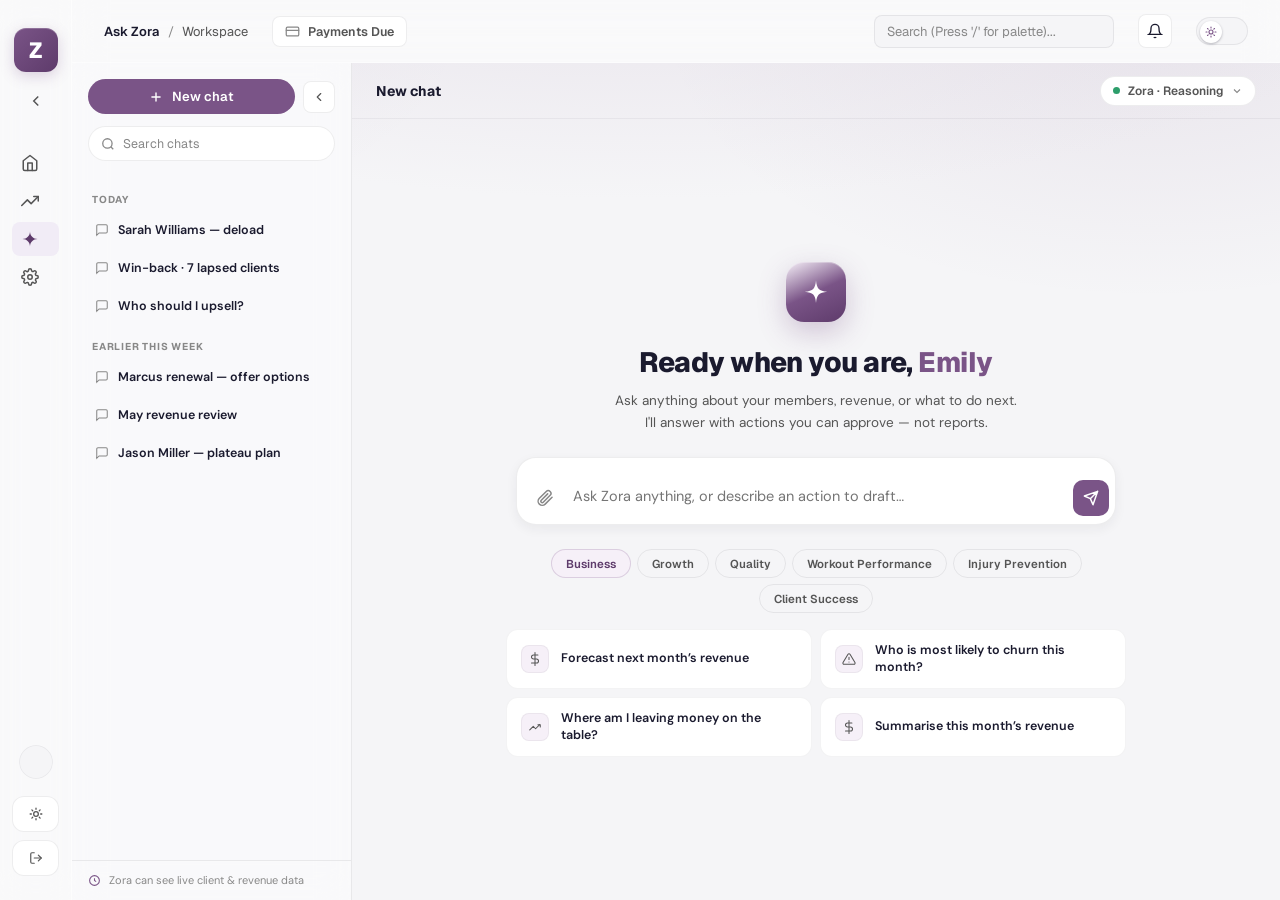
<file: Projects/efficiency-agent-mockup/outputs/copilot.html>
<!DOCTYPE html>
<html lang="en">

<head>
  <meta charset="UTF-8" />
  <meta name="viewport" content="width=device-width, initial-scale=1.0" />
  <title>Zora Product OS — Ask Zora</title>
  <link rel="preconnect" href="https://fonts.googleapis.com">
  <link rel="preconnect" href="https://fonts.gstatic.com" crossorigin>
  <link
    href="https://fonts.googleapis.com/css2?family=DM+Sans:ital,opsz,wght@0,9..40,100..1000;1,9..40,100..1000&family=Geist:wght@100..900&family=Geist+Mono:wght@400;500;600&display=swap"
    rel="stylesheet">
  <link rel="stylesheet" href="design-tokens.css?v=32">
  <script>
    // Pre-paint theme boot — avoids flash of incorrect theme
    (function () {
      try {
        var stored = localStorage.getItem('theme');
        var prefersDark = window.matchMedia && window.matchMedia('(prefers-color-scheme: dark)').matches;
        var theme = stored || (prefersDark ? 'dark' : 'light');
        document.documentElement.setAttribute('data-theme', theme);
      } catch (e) {
        document.documentElement.setAttribute('data-theme', 'light');
      }
    })();
  </script>
  <style>
    /* Layout structure matching core dashboard pages */
    body {
      display: flex;
      height: 100vh;
      overflow: hidden;
      margin: 0;
      background: var(--paper);
    }

    .main {
      flex: 1;
      min-width: 0;
      display: flex;
      flex-direction: column;
      height: 100vh;
      overflow: hidden;
    }

    /* Copilot Workspace Container */
    .cp {
      flex: 1;
      min-height: 0;
      display: grid;
      grid-template-columns: 280px 1fr;
      overflow: hidden;
      background: var(--paper);
    }

    /* ---- conversation history (left-pane) ---- */
    .history {
      border-right: 1px solid var(--line);
      background: rgba(255, 255, 255, 0.45);
      backdrop-filter: var(--glass-blur);
      -webkit-backdrop-filter: var(--glass-blur);
      display: flex;
      flex-direction: column;
      min-width: 0;
      height: 100%;
    }

    [data-theme="dark"] .history {
      background: rgba(26, 26, 46, 0.22);
    }

    .hh {
      padding: 16px 16px 12px;
      display: flex;
      align-items: center;
      gap: 8px;
    }

    .hh-new {
      flex: 1;
      justify-content: center;
      gap: 9px;
      display: inline-flex;
      align-items: center;
      font-family: var(--font-geist);
      font-size: 13px;
      font-weight: 600;
      padding: 9px 16px;
      border-radius: 99px;
      cursor: pointer;
      transition: all 0.2s;
      min-width: 0;
    }

    .hcollapse {
      width: 32px;
      height: 32px;
      flex: none;
      border: 1px solid var(--line);
      background: var(--paper-2);
      color: var(--ink-3);
      border-radius: 8px;
      display: flex;
      align-items: center;
      justify-content: center;
      transition: all 0.15s;
      cursor: pointer;
    }

    .hcollapse:hover {
      color: var(--accent);
      border-color: color-mix(in oklab, var(--accent) 30%, transparent);
      background: var(--paper-3);
    }

    .hcollapse svg {
      width: 14px;
      height: 14px;
      transition: transform 0.25s ease;
    }

    /* collapsed history rail */
    .cp {
      transition: grid-template-columns .26s ease;
    }

    .cp.hcol {
      grid-template-columns: 62px 1fr;
    }

    .cp.hcol .hsearch,
    .cp.hcol .hlist,
    .cp.hcol .hfoot {
      display: none;
    }

    .cp.hcol .hh {
      flex-direction: column;
      padding: 14px 0 12px;
      gap: 10px;
      align-items: center;
    }

    .cp.hcol .hh-new {
      width: 36px;
      height: 36px;
      flex: none;
      padding: 0;
      justify-content: center;
    }

    .cp.hcol .hh-new span {
      display: none;
    }

    .cp.hcol .hcollapse svg {
      transform: rotate(180deg);
    }

    .hsearch {
      margin: 0 16px 12px;
      display: flex;
      align-items: center;
      gap: 8px;
      padding: 8px 12px;
      border: 1px solid var(--line);
      border-radius: 99px;
      background: var(--paper-2);
    }

    .hsearch svg {
      width: 14px;
      height: 14px;
      color: var(--ink-4);
      flex: none;
    }

    .hsearch input {
      border: 0;
      outline: 0;
      background: transparent;
      font-size: 12.5px;
      color: var(--ink);
      flex: 1;
      font-family: inherit;
    }

    .hsearch input::placeholder {
      color: var(--ink-4);
    }

    .hlist {
      flex: 1;
      overflow-y: auto;
      padding: 6px 10px 12px;
    }

    .hgroup {
      font-size: 10px;
      letter-spacing: .08em;
      text-transform: uppercase;
      color: var(--ink-4);
      font-weight: 700;
      padding: 14px 10px 6px;
      font-family: var(--font-geist);
    }

    .hitem {
      padding: 9px 12px;
      border-radius: 8px;
      cursor: pointer;
      margin-bottom: 2px;
      display: flex;
      align-items: center;
      gap: 9px;
      transition: all 0.15s;
      border: 1px solid transparent;
    }

    .hitem svg {
      width: 14px;
      height: 14px;
      color: var(--ink-4);
      flex: none;
    }

    .hitem:hover {
      background: var(--paper-2);
      border-color: var(--line-soft);
    }

    .hitem.active {
      background: var(--paper-2);
      box-shadow: var(--shadow-sm);
      border-color: var(--line);
    }

    .hitem .ht {
      font-size: 12.5px;
      font-weight: 600;
      white-space: nowrap;
      overflow: hidden;
      text-overflow: ellipsis;
      font-family: var(--font-dm-sans);
      color: var(--ink);
    }

    .hfoot {
      padding: 12px 16px;
      border-top: 1px solid var(--line);
    }

    .hfoot .note {
      font-size: 11px;
      color: var(--ink-4);
      display: flex;
      align-items: center;
      gap: 8px;
      line-height: 1.4;
      font-family: var(--font-dm-sans);
    }

    .hfoot .note svg {
      width: 13px;
      height: 13px;
      flex: none;
      color: var(--accent);
    }

    /* ---- conversation canvas (right-pane) ---- */
    .canvas {
      display: flex;
      flex-direction: column;
      min-width: 0;
      position: relative;
      background: var(--paper);
      height: 100%;
      background-image:
        radial-gradient(135% 78% at 50% -20%, color-mix(in oklab, var(--accent) 15%, var(--paper)) 0%, transparent 54%),
        radial-gradient(64% 52% at 90% 2%, color-mix(in oklab, var(--accent) 10%, transparent) 0%, transparent 60%),
        radial-gradient(60% 50% at 6% 0%, color-mix(in oklab, var(--accent) 6%, transparent) 0%, transparent 52%);
      background-attachment: fixed;
    }

    .cv-top {
      height: 56px;
      flex: none;
      display: flex;
      align-items: center;
      gap: 12px;
      padding: 0 24px;
      border-bottom: 1px solid var(--line-soft);
      background: transparent;
    }

    .cv-top .ti {
      font-weight: 700;
      font-size: 14px;
      font-family: var(--font-geist);
      color: var(--ink);
    }

    .cv-top .model {
      margin-left: auto;
      display: flex;
      align-items: center;
      gap: 8px;
      padding: 6px 12px;
      border: 1px solid var(--line);
      border-radius: 99px;
      background: var(--paper-2);
      font-size: 12px;
      font-weight: 600;
      color: var(--ink-3);
      cursor: pointer;
      transition: all 0.15s;
    }

    .cv-top .model:hover {
      border-color: var(--accent);
      color: var(--ink);
    }

    .cv-top .model .od {
      width: 7px;
      height: 7px;
      border-radius: 50%;
      background: var(--ok);
    }

    .cv-top .model svg {
      width: 12px;
      height: 12px;
      color: var(--ink-4);
    }

    .stream {
      flex: 1;
      overflow-y: auto;
      display: flex;
      flex-direction: column;
    }

    /* empty / landing state */
    .hero {
      flex: 1;
      display: flex;
      flex-direction: column;
      align-items: center;
      justify-content: center;
      padding: 40px 28px;
    }

    .hero .orb {
      position: relative;
      width: 60px;
      height: 60px;
      border-radius: 18px;
      background: linear-gradient(155deg, var(--accent-soft) 0%, var(--accent) 50%, var(--accent-deep) 100%);
      display: flex;
      align-items: center;
      justify-content: center;
      color: #fff;
      box-shadow: 0 10px 28px rgba(122, 84, 135, 0.3), inset 0 1px 0 rgba(255, 255, 255, 0.3);
      margin-bottom: 24px;
    }

    .hero .orb::after {
      content: "";
      position: absolute;
      inset: -14px;
      border-radius: 30px;
      background: radial-gradient(closest-side, color-mix(in oklab, var(--accent) 30%, transparent), transparent 74%);
      z-index: -1;
      opacity: .85;
    }

    .hero .orb svg {
      width: 28px;
      height: 28px;
      display: block;
    }

    .hero h1 {
      font-size: 28px;
      font-weight: 800;
      letter-spacing: -.02em;
      line-height: 1.2;
      text-align: center;
      color: var(--ink);
      width: 100%;
      font-family: var(--font-geist);
    }

    .hero h1 em {
      color: var(--accent);
      font-style: normal;
      font-weight: 800;
    }

    .hero .sub {
      font-size: 13.5px;
      color: var(--ink-3);
      margin-top: 10px;
      text-align: center;
      max-width: 46ch;
      line-height: 1.6;
      font-family: var(--font-dm-sans);
    }

    .hero .composer-slot {
      width: 100%;
      max-width: 600px;
      margin-top: 24px;
    }

    .hero .cats {
      display: flex;
      flex-wrap: wrap;
      justify-content: center;
      gap: 6px;
      width: 100%;
      max-width: 620px;
      margin-top: 24px;
    }

    .cat {
      font-size: 11.5px;
      font-weight: 600;
      color: var(--ink-3);
      background: transparent;
      border: 1px solid var(--line);
      border-radius: 99px;
      padding: 6px 14px;
      transition: all 0.15s;
      white-space: nowrap;
      cursor: pointer;
      font-family: var(--font-geist);
    }

    .cat:hover {
      color: var(--ink);
      border-color: var(--ink-3);
    }

    .cat.on {
      background: var(--accent-soft);
      color: var(--accent-deep);
      border-color: color-mix(in oklab, var(--accent) 22%, transparent);
    }

    .hero .starters {
      display: grid;
      grid-template-columns: 1fr 1fr;
      gap: 8px;
      width: 100%;
      max-width: 620px;
      margin-top: 16px;
    }

    .scard {
      display: flex;
      align-items: center;
      gap: 12px;
      text-align: left;
      background: var(--paper-2);
      border: 1px solid var(--line-soft);
      border-radius: 12px;
      padding: 12px 14px;
      transition: all .15s;
      cursor: pointer;
    }

    .scard:hover {
      background: var(--paper-2);
      border-color: var(--line);
      box-shadow: var(--shadow-sm);
    }

    .scard .si {
      width: 28px;
      height: 28px;
      flex: none;
      border-radius: 8px;
      background: var(--paper-3);
      border: 1px solid var(--line-soft);
      display: flex;
      align-items: center;
      justify-content: center;
      color: var(--ink-3);
      transition: all .15s;
    }

    .scard:hover .si {
      background: var(--accent-soft);
      border-color: color-mix(in oklab, var(--accent) 22%, transparent);
      color: var(--accent-deep);
    }

    .scard .si svg {
      width: 14px;
      height: 14px;
    }

    .scard .stext {
      font-size: 12.5px;
      font-weight: 600;
      color: var(--ink);
      line-height: 1.35;
      font-family: var(--font-dm-sans);
    }

    .scard .sarrow {
      margin-left: auto;
      color: var(--ink-4);
      opacity: 0;
      transform: translateX(-3px);
      transition: all .15s;
      flex: none;
    }

    .scard:hover .sarrow {
      opacity: 1;
      transform: none;
    }

    .scard .sarrow svg {
      width: 14px;
      height: 14px;
      display: block;
    }

    @media (max-width:560px) {
      .hero .starters {
        grid-template-columns: 1fr
      }
    }

    /* turns & messages */
    .turns {
      padding: 24px 0 8px;
    }

    .turn {
      max-width: 720px;
      margin: 0 auto;
      padding: 0 24px 24px;
    }

    .turn.user .mrow {
      justify-content: flex-end;
    }

    .mrow {
      display: flex;
      gap: 12px;
    }

    .mava {
      width: 32px;
      height: 32px;
      border-radius: 50%;
      flex: none;
      display: flex;
      align-items: center;
      justify-content: center;
    }

    .mava.ai {
      background: linear-gradient(150deg, var(--accent), var(--accent-deep));
      color: #fff;
      box-shadow: 0 4px 10px rgba(122, 84, 135, 0.2);
    }

    .mava.ai svg {
      width: 16px;
      height: 16px;
    }

    .mava.me {
      background: var(--accent-deep);
      color: #fff;
      font-size: 11px;
      font-weight: 700;
    }

    .bubble-u {
      background: var(--paper-2);
      border: 1px solid var(--line);
      border-radius: 16px;
      border-top-right-radius: 4px;
      padding: 12px 16px;
      font-size: 13.5px;
      max-width: 78%;
      box-shadow: var(--shadow-sm);
      color: var(--ink);
      font-family: var(--font-dm-sans);
    }

    .msg {
      font-size: 14px;
      line-height: 1.6;
      color: var(--ink);
      min-width: 0;
      flex: 1;
      font-family: var(--font-dm-sans);
    }

    .msg p {
      margin: 0 0 12px;
    }

    .msg p:last-child {
      margin-bottom: 0;
    }

    .msg b {
      font-weight: 700;
    }

    .msg .verdict {
      font-size: 15px;
      line-height: 1.55;
      margin: 0 0 16px;
    }

    .msg .verdict b {
      color: var(--accent-deep);
      font-weight: 700;
    }

    [data-theme="dark"] .msg .verdict b {
      color: var(--accent-soft);
    }

    .cite {
      color: var(--accent);
      font-weight: 600;
      border-bottom: 1.5px dotted var(--accent);
      cursor: pointer;
      font-size: 12px;
    }

    .block-h {
      font-size: 10px;
      letter-spacing: .08em;
      text-transform: uppercase;
      font-weight: 700;
      color: var(--ink-4);
      margin-bottom: 10px;
      display: flex;
      align-items: center;
      gap: 7px;
      font-family: var(--font-geist);
    }

    /* dynamic elements within chat response */
    .signals {
      display: grid;
      grid-template-columns: repeat(auto-fit, minmax(110px, 1fr));
      gap: 8px;
      margin-bottom: 18px;
    }

    .sig {
      background: var(--paper-2);
      border: 1px solid var(--line);
      border-radius: 12px;
      padding: 10px 12px;
      box-shadow: var(--shadow-sm);
    }

    .sig .sl {
      font-size: 9.5px;
      color: var(--ink-4);
      font-weight: 600;
      text-transform: uppercase;
      letter-spacing: .03em;
      white-space: nowrap;
      font-family: var(--font-geist);
    }

    .sig .sv {
      font-family: var(--font-geist-mono, monospace);
      font-size: 19px;
      font-weight: 700;
      margin-top: 6px;
      line-height: 1;
      color: var(--ink);
    }

    .sig .sv span {
      font-size: 10px;
      font-weight: 600;
      color: var(--ink-4);
      margin-left: 1px;
    }

    .sig .delta {
      font-size: 9.5px;
      margin-top: 6px;
      color: var(--ink-4);
      font-weight: 600;
      font-family: var(--font-geist);
    }

    .sig.bad {
      border-top: 2px solid var(--bad);
    }

    .sig.bad .sv {
      color: var(--bad);
    }

    .sig.bad .delta {
      color: var(--bad);
    }

    .sig.warn {
      border-top: 2px solid var(--warn);
    }

    .sig.warn .sv {
      color: var(--warn);
    }

    .sig.warn .delta {
      color: var(--warn);
    }

    .reco {
      background: var(--paper-3);
      border: 1px solid var(--line-soft);
      border-radius: 12px;
      padding: 14px 16px;
      margin-bottom: 16px;
    }

    .reco .block-h {
      color: var(--accent-deep);
    }

    [data-theme="dark"] .reco .block-h {
      color: var(--accent-soft);
    }

    .reco-item {
      display: flex;
      gap: 11px;
      padding: 8px 0;
      font-size: 13px;
      line-height: 1.45;
      color: var(--ink-3);
      align-items: flex-start;
    }

    .reco-item .rn {
      width: 18px;
      height: 18px;
      flex: none;
      border-radius: 6px;
      background: var(--accent);
      color: #fff;
      font-size: 10.5px;
      font-weight: 700;
      display: flex;
      align-items: center;
      justify-content: center;
      margin-top: 1px;
      font-family: var(--font-geist-mono, monospace);
    }

    .reco-item b {
      color: var(--ink);
      font-weight: 600;
    }

    /* action card in conversation */
    .actcard {
      border: 1px solid color-mix(in oklab, var(--accent) 15%, var(--line));
      background: var(--paper-3);
      border-radius: 12px;
      padding: 14px;
      margin: 8px 0 6px;
    }

    .actcard .ah {
      display: flex;
      align-items: center;
      gap: 11px;
      margin-bottom: 12px;
    }

    .actcard .ah .aic {
      width: 32px;
      height: 32px;
      border-radius: 8px;
      background: var(--paper-2);
      border: 1px solid var(--line);
      display: flex;
      align-items: center;
      justify-content: center;
      color: var(--accent);
      flex: none;
    }

    .actcard .ah .aic svg {
      width: 16px;
      height: 16px;
    }

    .actcard .ah .at {
      font-weight: 700;
      font-size: 13.5px;
      color: var(--accent-deep);
      font-family: var(--font-geist);
    }

    [data-theme="dark"] .actcard .ah .at {
      color: var(--accent-soft);
    }

    .actcard .ah .ad {
      font-size: 11.5px;
      color: var(--ink-3);
      opacity: .8;
    }

    .actcard .arow {
      display: flex;
      align-items: center;
      justify-content: space-between;
      font-size: 13px;
      padding: 7px 0;
      border-top: 1px dashed var(--line);
      color: var(--ink-3);
    }

    .actcard .arow b {
      font-family: var(--font-geist-mono, monospace);
      color: var(--accent-deep);
      font-weight: 700;
    }

    [data-theme="dark"] .actcard .arow b {
      color: var(--accent-soft);
    }

    .actbtns {
      display: flex;
      gap: 8px;
      margin-top: 12px;
    }

    /* mini timeline */
    .tline {
      margin: 6px 0 14px;
    }

    .tline .tr {
      display: grid;
      grid-template-columns: 64px 1fr;
      gap: 12px;
      padding: 7px 0;
      border-left: 2px solid var(--line);
      padding-left: 14px;
      position: relative;
    }

    .tline .tr::before {
      content: "";
      position: absolute;
      left: -5px;
      top: 13px;
      width: 8px;
      height: 8px;
      border-radius: 50%;
      background: var(--accent);
    }

    .tline .tr .day {
      font-family: var(--font-geist-mono, monospace);
      font-size: 10.5px;
      color: var(--ink-4);
      padding-top: 1px;
    }

    .tline .tr .what {
      font-size: 13px;
      color: var(--ink-2);
    }

    .mactions {
      display: flex;
      gap: 8px;
      margin-top: 14px;
    }

    .mact {
      font-size: 11px;
      font-weight: 600;
      color: var(--ink-3);
      padding: 5px 10px;
      border-radius: 8px;
      border: 1px solid var(--line);
      background: var(--paper-2);
      display: flex;
      align-items: center;
      gap: 6px;
      cursor: pointer;
      font-family: var(--font-geist);
      transition: all 0.15s;
    }

    .mact:hover {
      background: var(--paper-3);
      color: var(--accent-deep);
      border-color: color-mix(in oklab, var(--accent) 22%, transparent);
    }

    .mact svg {
      width: 12px;
      height: 12px;
    }

    /* Chat Composer style */
    .comp {
      background: var(--paper-2);
      border: 1px solid var(--line);
      border-radius: 20px;
      box-shadow: var(--shadow-md);
      padding: 6px 6px 6px 10px;
    }

    .comp-files {
      display: flex;
      flex-wrap: wrap;
      gap: 7px;
      padding: 8px 6px 4px 8px;
    }

    .comp-chip {
      display: inline-flex;
      align-items: center;
      gap: 7px;
      font-size: 11px;
      font-weight: 600;
      color: var(--ink-2);
      background: var(--paper-3);
      border: 1px solid var(--line-soft);
      border-radius: 6px;
      padding: 5px 6px 5px 9px;
      max-width: 220px;
      font-family: var(--font-geist);
    }

    .comp-chip>svg {
      width: 12px;
      height: 12px;
      color: var(--accent);
      flex: none;
    }

    .comp-chip .cn {
      white-space: nowrap;
      overflow: hidden;
      text-overflow: ellipsis;
    }

    .comp-chip .cx {
      width: 16px;
      height: 16px;
      flex: none;
      border-radius: 4px;
      display: flex;
      align-items: center;
      justify-content: center;
      color: var(--ink-4);
      cursor: pointer;
      transition: all 0.15s;
    }

    .comp-chip .cx svg {
      width: 10px;
      height: 10px;
    }

    .comp-chip .cx:hover {
      color: var(--bad);
      background: var(--bad-soft);
    }

    .comp-top {
      display: flex;
      align-items: flex-end;
      gap: 6px;
    }

    .comp-attach {
      width: 36px;
      height: 36px;
      flex: none;
      border-radius: 10px;
      border: 1px solid transparent;
      background: transparent;
      color: var(--ink-4);
      display: flex;
      align-items: center;
      justify-content: center;
      align-self: flex-end;
      margin-bottom: 2px;
      transition: all .15s;
      cursor: pointer;
    }

    .comp-attach:hover {
      background: var(--paper-3);
      color: var(--accent);
    }

    .comp-attach svg {
      width: 18px;
      height: 18px;
    }

    .comp-top textarea {
      flex: 1;
      border: 0;
      outline: 0;
      resize: none;
      background: transparent;
      font-family: var(--font-dm-sans);
      font-size: 14.5px;
      color: var(--ink);
      padding: 10px 4px;
      max-height: 150px;
      line-height: 1.5;
    }

    .comp-send {
      width: 36px;
      height: 36px;
      flex: none;
      border-radius: 10px;
      border: 0;
      background: var(--accent);
      color: #fff;
      display: flex;
      align-items: center;
      justify-content: center;
      align-self: flex-end;
      margin-bottom: 2px;
      cursor: pointer;
      transition: all 0.15s;
    }

    .comp-send:hover {
      background: var(--accent-deep);
    }

    .comp-send svg {
      width: 16px;
      height: 16px;
    }

    .composer-dock {
      flex: none;
      padding: 14px 24px 24px;
    }

    .composer-dock .comp {
      max-width: 720px;
      margin: 0 auto;
    }

    @media (max-width: 860px) {
      .cp {
        grid-template-columns: 1fr
      }

      .history {
        display: none
      }
    }
  </style>
</head>

<body>

  <!-- =================== SIDEBAR =================== -->
  <aside class="sidebar">
    <div class="brand" style="display: flex; align-items: center; justify-content: space-between; width: 100%;">
      <div style="display: flex; align-items: center; gap: 10px;">
        <div class="brand-mark">Z</div>
        <div class="brand-text">
          <div class="brand-name">ZORA</div>
          <div class="brand-sub">COACH OS</div>
        </div>
      </div>
      <button class="sidebar-toggle-btn" id="sidebar-toggle"
        style="background: transparent; border: 0; color: var(--ink-3); cursor: pointer; padding: 4px; display: flex; align-items: center; justify-content: center; transition: transform 0.25s;"
        title="Expand Sidebar">
        <svg width="18" height="18" viewBox="0 0 24 24" fill="none" stroke="currentColor" stroke-width="2">
          <polyline points="9 18 15 12 9 6"></polyline>
        </svg>
      </button>
    </div>

    <div class="nav-section">
      <div class="nav-item" onclick="window.location.href='index.html'">
        <svg width="18" height="18" viewBox="0 0 24 24" fill="none" stroke="currentColor" stroke-width="2"
          stroke-linecap="round" stroke-linejoin="round">
          <path d="M3 9l9-7 9 7v11a2 2 0 0 1-2 2H5a2 2 0 0 1-2-2z"></path>
          <polyline points="9 22 9 12 15 12 15 22"></polyline>
        </svg>
        <span>Home</span>
      </div>
      <div class="nav-item" onclick="window.location.href='growth.html'">
        <svg width="18" height="18" viewBox="0 0 24 24" fill="none" stroke="currentColor" stroke-width="2"
          stroke-linecap="round" stroke-linejoin="round">
          <polyline points="23 6 13.5 15.5 8.5 10.5 1 18"></polyline>
          <polyline points="17 6 23 6 23 12"></polyline>
        </svg>
        <span>Growth Agent</span>
      </div>
      <div class="nav-item active" onclick="window.location.href='copilot.html'">
        <svg width="18" height="18" viewBox="0 0 24 24" fill="none" stroke="currentColor" stroke-width="2"
          stroke-linecap="round" stroke-linejoin="round">
          <path d="M12 2c0 5.523 4.477 10 10 10-5.523 0-10 4.477-10 10 0-5.523-4.477-10-10-10 5.523 0 10-4.477 10-10z"
            fill="currentColor" stroke="none"></path>
        </svg>
        <span>Ask Zora</span>
      </div>
      <div class="nav-item" onclick="window.location.href='settings.html'">
        <svg width="18" height="18" viewBox="0 0 24 24" fill="none" stroke="currentColor" stroke-width="2"
          stroke-linecap="round" stroke-linejoin="round">
          <circle cx="12" cy="12" r="3"></circle>
          <path
            d="M19.4 15a1.65 1.65 0 0 0 .33 1.82l.06.06a2 2 0 1 1-2.83 2.83l-.06-.06a1.65 1.65 0 0 0-1.82-.33 1.65 1.65 0 0 0-1 1.51V21a2 2 0 0 1-4 0v-.09A1.65 1.65 0 0 0 9 19.4a1.65 1.65 0 0 0-1.82.33l-.06.06a2 2 0 1 1-2.83-2.83l.06-.06a1.65 1.65 0 0 0 .33-1.82 1.65 1.65 0 0 0-1.51-1H3a2 2 0 0 1 0-4h.09A1.65 1.65 0 0 0 4.6 9a1.65 1.65 0 0 0-.33-1.82l-.06-.06a2 2 0 1 1 2.83-2.83l.06.06a1.65 1.65 0 0 0 1.82.33H9a1.65 1.65 0 0 0 1-1.51V3a2 2 0 0 1 4 0v.09a1.65 1.65 0 0 0 1 1.51 1.65 1.65 0 0 0 1.82-.33l.06-.06a2 2 0 1 1 2.83 2.83l-.06.06a1.65 1.65 0 0 0-.33 1.82V9a1.65 1.65 0 0 0 1.51 1H21a2 2 0 0 1 0 4h-.09a1.65 1.65 0 0 0-1.51 1z">
          </path>
        </svg>
        <span>Settings</span>
      </div>
    </div>

    <div style="margin-top: auto; display: flex; flex-direction: column; gap: 8px;">
      <div class="coach-card">
        <div class="avatar">JH</div>
        <div class="coach-info">
          <div class="coach-name">Jordan Hayes</div>
          <div class="coach-meta">142 active members</div>
        </div>
      </div>
      <button id="theme-toggle" class="sidebar-theme-btn">
        <svg width="14" height="14" viewBox="0 0 24 24" fill="none" stroke="currentColor" stroke-width="2.2"
          stroke-linecap="round" stroke-linejoin="round">
          <circle cx="12" cy="12" r="4"></circle>
          <path
            d="M12 2v2M12 20v2M4.93 4.93l1.41 1.41M17.66 17.66l1.41 1.41M2 12h2M20 12h2M4.93 19.07l1.41-1.41M17.66 6.34l1.41-1.41">
          </path>
        </svg>
        <span>Theme</span>
      </button>
      <button onclick="window.location.href='login.html'" class="sidebar-logout-btn">
        <svg width="14" height="14" viewBox="0 0 24 24" fill="none" stroke="currentColor" stroke-width="2"
          stroke-linecap="round" stroke-linejoin="round">
          <path d="M9 21H5a2 2 0 0 1-2-2V5a2 2 0 0 1 2-2h4"></path>
          <polyline points="16 17 21 12 16 7"></polyline>
          <line x1="21" y1="12" x2="9" y2="12"></line>
        </svg>
        <span>Logout</span>
      </button>
    </div>
  </aside>

  <!-- =================== MAIN =================== -->
  <main class="main">

    <!-- Topbar -->
    <div class="topbar">
      <div class="crumbs">
        <strong>Ask Zora</strong>
        <span class="sep">/</span>
        <span id="crumb-tail">Workspace</span>
      </div>

      <button onclick="window.location.href='index.html?roster=open'"
        style="margin-right: 12px; display: inline-flex; align-items: center; gap: 8px; padding: 6px 12px; background: var(--paper-2); border: 1px solid var(--line); border-radius: 8px; color: var(--ink-3); font-family: var(--font-geist); font-size: 12.5px; font-weight: 600; cursor: pointer; transition: all 0.15s;">
        <svg width="15" height="15" viewBox="0 0 24 24" fill="none" stroke="currentColor" stroke-width="2"
          stroke-linecap="round" stroke-linejoin="round" aria-hidden="true" style="color: var(--ink-4);">
          <rect x="2" y="5" width="20" height="14" rx="2"></rect>
          <line x1="2" y1="10" x2="22" y2="10"></line>
        </svg>
        <span>Payments Due</span>
      </button>

      <input class="search" id="topbar-search-trigger" placeholder="Search (Press '/' for palette)..." readonly
        style="cursor:pointer;" />

      <button class="icon-btn" title="Notifications">
        <svg width="16" height="16" viewBox="0 0 24 24" fill="none" stroke="currentColor" stroke-width="2">
          <path d="M6 8a6 6 0 0 1 12 0c0 7 3 9 3 9H3s3-2 3-9" />
          <path d="M10.3 21a1.94 1.94 0 0 0 3.4 0" />
        </svg>
      </button>

      <button type="button" id="theme-toggle" class="theme-toggle" role="switch" aria-checked="false"
        aria-label="Toggle dark mode" title="Toggle dark mode">
        <span class="theme-toggle__thumb" aria-hidden="true">
          <svg class="icon-sun" viewBox="0 0 24 24" fill="none" stroke="currentColor" stroke-width="2.2"
            stroke-linecap="round" stroke-linejoin="round">
            <circle cx="12" cy="12" r="4" />
            <path
              d="M12 2v2M12 20v2M4.93 4.93l1.41 1.41M17.66 17.66l1.41 1.41M2 12h2M20 12h2M4.93 19.07l1.41-1.41M17.66 6.34l1.41-1.41" />
          </svg>
          <svg class="icon-moon" viewBox="0 0 24 24" fill="none" stroke="currentColor" stroke-width="2.2"
            stroke-linecap="round" stroke-linejoin="round">
            <path d="M21 12.79A9 9 0 1 1 11.21 3 7 7 0 0 0 21 12.79z" />
          </svg>
        </span>
      </button>
    </div>

    <!-- MAIN COPILOT WORKSPACE -->
    <div class="cp" data-screen-label="Ask Zora">

      <!-- CONVERSATION HISTORY (Middle-Pane) -->
      <aside class="history">
        <div class="hh">
          <button class="btn btn-primary hh-new" id="newChat">
            <svg viewBox="0 0 24 24" width="14" height="14" fill="none" stroke="currentColor" stroke-width="2.4"
              stroke-linecap="round">
              <path d="M12 5v14M5 12h14" />
            </svg><span>New chat</span>
          </button>
          <button class="hcollapse" id="hCollapse" title="Collapse history" aria-label="Collapse history"><svg
              viewBox="0 0 24 24" fill="none" stroke="currentColor" stroke-width="2" stroke-linecap="round"
              stroke-linejoin="round" style="width:14px; height:14px;">
              <path d="M15 6l-6 6 6 6" />
            </svg></button>
        </div>
        <div class="hsearch">
          <svg viewBox="0 0 24 24" fill="none" stroke="currentColor" stroke-width="2.2">
            <circle cx="11" cy="11" r="8" />
            <path d="m21 21-4.3-4.3" />
          </svg>
          <input placeholder="Search chats" />
        </div>
        <div class="hlist">
          <div class="hgroup">Today</div>
          <div class="hitem">
            <svg viewBox="0 0 24 24" fill="none" stroke="currentColor" stroke-width="1.8">
              <path d="M21 15a2 2 0 0 1-2 2H7l-4 4V5a2 2 0 0 1 2-2h14a2 2 0 0 1 2 2z" />
            </svg>
            <span class="ht">Sarah Williams — deload</span>
          </div>
          <div class="hitem">
            <svg viewBox="0 0 24 24" fill="none" stroke="currentColor" stroke-width="1.8">
              <path d="M21 15a2 2 0 0 1-2 2H7l-4 4V5a2 2 0 0 1 2-2h14a2 2 0 0 1 2 2z" />
            </svg>
            <span class="ht">Win-back · 7 lapsed clients</span>
          </div>
          <div class="hitem">
            <svg viewBox="0 0 24 24" fill="none" stroke="currentColor" stroke-width="1.8">
              <path d="M21 15a2 2 0 0 1-2 2H7l-4 4V5a2 2 0 0 1 2-2h14a2 2 0 0 1 2 2z" />
            </svg>
            <span class="ht">Who should I upsell?</span>
          </div>
          <div class="hgroup">Earlier this week</div>
          <div class="hitem">
            <svg viewBox="0 0 24 24" fill="none" stroke="currentColor" stroke-width="1.8">
              <path d="M21 15a2 2 0 0 1-2 2H7l-4 4V5a2 2 0 0 1 2-2h14a2 2 0 0 1 2 2z" />
            </svg>
            <span class="ht">Marcus renewal — offer options</span>
          </div>
          <div class="hitem">
            <svg viewBox="0 0 24 24" fill="none" stroke="currentColor" stroke-width="1.8">
              <path d="M21 15a2 2 0 0 1-2 2H7l-4 4V5a2 2 0 0 1 2-2h14a2 2 0 0 1 2 2z" />
            </svg>
            <span class="ht">May revenue review</span>
          </div>
          <div class="hitem">
            <svg viewBox="0 0 24 24" fill="none" stroke="currentColor" stroke-width="1.8">
              <path d="M21 15a2 2 0 0 1-2 2H7l-4 4V5a2 2 0 0 1 2-2h14a2 2 0 0 1 2 2z" />
            </svg>
            <span class="ht">Jason Miller — plateau plan</span>
          </div>
        </div>
        <div class="hfoot">
          <div class="note">
            <svg viewBox="0 0 24 24" fill="none" stroke="currentColor" stroke-width="2">
              <circle cx="12" cy="12" r="9" />
              <path d="M12 8v4l3 2" />
            </svg>Zora can see live client &amp; revenue data
          </div>
        </div>
      </aside>

      <!-- CONVERSATION CANVAS (Right-Pane) -->
      <section class="canvas">
        <div class="cv-top">
          <div class="ti" id="cvTitle">New chat</div>
          <div class="model">
            <span class="od"></span>Zora · Reasoning
            <svg viewBox="0 0 24 24" fill="none" stroke="currentColor" stroke-width="2.2">
              <path d="M6 9l6 6 6-6" />
            </svg>
          </div>
        </div>

        <div class="stream" id="stream">
          <div class="hero" id="hero">
            <div class="orb">
              <svg viewBox="0 0 24 24" fill="currentColor">
                <path
                  d="M12 2.2c.32 3.46 1.04 5.83 2.39 7.18C15.74 10.74 18.12 11.46 21.6 11.8c-3.48.34-5.86 1.06-7.21 2.42C13.04 15.57 12.32 17.94 12 21.4c-.32-3.46-1.04-5.83-2.39-7.18C8.26 12.86 5.88 12.14 2.4 11.8c3.48-.34 5.86-1.06 7.21-2.42C10.96 8.03 11.68 5.66 12 2.2Z" />
              </svg>
            </div>
            <h1>Ready when you are, <em>Emily</em></h1>
            <p class="sub">Ask anything about your members, revenue, or what to do next. I'll answer with actions you
              can approve — not reports.</p>

            <div class="composer-slot" id="composerSlot"></div>

            <div class="cats" id="cats">
              <button class="cat on" data-cat="business">Business</button>
              <button class="cat" data-cat="growth">Growth</button>
              <button class="cat" data-cat="quality">Quality</button>
              <button class="cat" data-cat="performance">Workout Performance</button>
              <button class="cat" data-cat="injury">Injury Prevention</button>
              <button class="cat" data-cat="success">Client Success</button>
            </div>

            <div class="starters" id="starters"></div>
          </div>
          <div class="turns" id="turns" style="display:none"></div>
        </div>

        <div class="composer-dock" id="composerDock" style="display:none"></div>
      </section>

    </div>
  </main>

  <!-- Command Palette Overlay -->
  <div class="palette-overlay" id="command-palette-overlay" role="dialog" aria-modal="true" aria-hidden="true">
    <div class="palette-container">
      <div class="palette-search-wrapper">
        <span class="palette-search-icon">
          <svg width="18" height="18" viewBox="0 0 24 24" fill="none" stroke="currentColor" stroke-width="2">
            <circle cx="11" cy="11" r="8"></circle>
            <line x1="21" y1="21" x2="16.65" y2="16.65"></line>
          </svg>
        </span>
        <input type="text" class="palette-input" id="palette-search-input"
          placeholder="Search clients, actions, tabs..." />
      </div>
      <div class="palette-results" id="palette-results">
        <!-- populated dynamically -->
      </div>
      <div class="palette-shortcuts-footer">
        <span>Select with <kbd>↑</kbd><kbd>↓</kbd> and <kbd>Enter</kbd></span>
        <span>Press <kbd>Esc</kbd> to close</span>
      </div>
    </div>
  </div>

  <!-- composer template (moved between hero & dock) -->
  <template id="compTpl">
    <div class="comp">
      <div class="comp-files" hidden></div>
      <div class="comp-top">
        <button class="comp-attach" type="button" title="Add files" aria-label="Add files">
          <svg viewBox="0 0 24 24" fill="none" stroke="currentColor" stroke-width="2" stroke-linecap="round"
            stroke-linejoin="round">
            <path
              d="M21.4 11.05 12.25 20.2a5.5 5.5 0 0 1-7.78-7.78l9.19-9.19a3.67 3.67 0 0 1 5.19 5.19l-9.2 9.19a1.83 1.83 0 0 1-2.59-2.59l8.49-8.49" />
          </svg>
        </button>
        <textarea rows="1" placeholder="Ask Zora anything, or describe an action to draft…"></textarea>
        <button class="comp-send">
          <svg viewBox="0 0 24 24" fill="none" stroke="currentColor" stroke-width="2.2" stroke-linecap="round"
            stroke-linejoin="round">
            <path d="M22 2 11 13M22 2l-7 20-4-9-9-4 20-7z" />
          </svg>
        </button>
      </div>
      <input type="file" class="comp-fileinput" multiple hidden />
    </div>
  </template>

  <!-- Dynamic Face Avatars Seed Logic -->
  <script>
    window.ZoraFaces = (function () {
      var SEL = '.avatar, .mava.me, .chat-client-avatar';
      function url(seed) {
        return 'url("https://api.dicebear.com/9.x/notionists/svg?seed=' +
          encodeURIComponent(seed || 'zora') +
          '&backgroundColor=transparent&scale=120")';
      }
      function seedFor(el) {
        if (el.classList.contains('me')) return 'Emily Hayes';
        var seed = (el.textContent || '').trim();
        return seed || 'zora';
      }
      function paintOne(el, seed) {
        el.style.setProperty('--face', url(seed || seedFor(el)));
        el.style.backgroundImage = el.style.getPropertyValue('--face');
        el.style.backgroundSize = 'cover';
        el.style.backgroundPosition = 'center';
        el.classList.add('has-face');
        if (el.classList.contains('avatar') || el.classList.contains('me')) {
          el.textContent = '';
        }
      }
      function paint(root) {
        (root || document).querySelectorAll(SEL).forEach(function (el) { paintOne(el); });
      }
      return { paint: paint, paintOne: paintOne };
    })();
    document.addEventListener('DOMContentLoaded', function () { window.ZoraFaces.paint(); });
  </script>

  <!-- Theme Toggle Script -->
  <script>
    (function () {
      var root = document.documentElement;
      var btn = document.getElementById('theme-toggle');
      if (!btn) return;

      function sync() {
        var isDark = root.getAttribute('data-theme') === 'dark';
        btn.setAttribute('aria-checked', isDark ? 'true' : 'false');
        btn.setAttribute('title', isDark ? 'Switch to light mode' : 'Switch to dark mode');
      }

      sync();

      btn.addEventListener('click', function () {
        var next = root.getAttribute('data-theme') === 'dark' ? 'light' : 'dark';
        root.setAttribute('data-theme', next);
        try { localStorage.setItem('theme', next); } catch (e) { }
        sync();
      });
    })();
  </script>

  <!-- Sidebar Collapse Logic -->
  <script>
    (function () {
      // Sidebar logic: collapsed on load/refresh, toggleable at will
      const sidebar = document.querySelector('.sidebar');
      const sidebarToggle = document.getElementById('sidebar-toggle');
      if (sidebar) {
        sidebar.classList.add('collapsed');
        if (sidebarToggle) {
          sidebarToggle.addEventListener('click', () => {
            const isCollapsed = sidebar.classList.toggle('collapsed');
            sidebarToggle.style.transform = isCollapsed ? 'rotate(0deg)' : 'rotate(180deg)';
          });
        }
      }
    })();
  </script>

  <!-- Command Palette Script -->
  <script>
    document.addEventListener('DOMContentLoaded', () => {
      const paletteOverlay = document.getElementById('command-palette-overlay');
      const paletteInput = document.getElementById('palette-search-input');
      const paletteResults = document.getElementById('palette-results');
      const searchTrigger = document.getElementById('topbar-search-trigger');

      const paletteItems = [
        { name: 'Sarah K.', desc: 'Half-Marathon · Exhaustion Risk (Plan & Performance)', url: 'reco-card.html?client=sarah-k&tab=plan' },
        { name: 'Marcus T.', desc: 'Strength · Churn Risk (Engagement & Risk)', url: 'reco-card.html?client=marcus-t&tab=risk' },
        { name: 'Alex Carter', desc: 'Hypertrophy · Deload Pending (Plan & Performance)', url: 'reco-card.html?client=aman-khanna&tab=plan' },
        { name: 'Megan Jones', desc: 'Nutrition · Nutrition Drift (Engagement & Risk)', url: 'reco-card.html?client=meera-joshi&tab=risk' },
        { name: 'Paige I.', desc: 'Performance · Optimized State (Plan & Performance)', url: 'reco-card.html?client=priya-i&tab=plan' },
        { name: 'David L.', desc: 'Base Phase · Optimized (Plan & Performance)', url: 'reco-card.html?client=david-l&tab=plan' },
        { name: 'Ask Zora', desc: 'Open Zora Chat Copilot Workspace', url: 'copilot.html' }
      ];

      let selectedIndex = 0;

      function renderPalette(query = '') {
        paletteResults.innerHTML = '';
        const filtered = paletteItems.filter(item =>
          item.name.toLowerCase().includes(query.toLowerCase()) ||
          item.desc.toLowerCase().includes(query.toLowerCase())
        );

        if (filtered.length === 0) {
          paletteResults.innerHTML = '<div style="padding: 12px; font-size:13px; color:var(--ink-4); text-align:center;">No results found</div>';
          return;
        }

        filtered.forEach((item, index) => {
          const opt = document.createElement('div');
          opt.className = 'palette-option' + (index === selectedIndex ? ' selected' : '');
          opt.innerHTML = `
            <div>
              <div class="palette-option-name">${item.name}</div>
              <div style="font-size: 11px; color: var(--ink-4); margin-top:2px;">${item.desc}</div>
            </div>
            <span class="palette-option-type">${item.url ? 'Detail Page' : 'Command'}</span>
          `;
          opt.addEventListener('click', () => triggerOption(item));
          paletteResults.appendChild(opt);
        });
      }

      function triggerOption(item) {
        if (item.url) {
          window.location.href = item.url;
        }
        closePalette();
      }

      function openPalette() {
        paletteOverlay.classList.add('show');
        paletteOverlay.setAttribute('aria-hidden', 'false');
        paletteInput.value = '';
        selectedIndex = 0;
        renderPalette();
        setTimeout(() => paletteInput.focus(), 100);
      }

      function closePalette() {
        paletteOverlay.classList.remove('show');
        paletteOverlay.setAttribute('aria-hidden', 'true');
      }

      if (searchTrigger) {
        searchTrigger.addEventListener('click', openPalette);
      }

      paletteOverlay.addEventListener('click', (e) => {
        if (e.target === paletteOverlay) closePalette();
      });

      document.addEventListener('keydown', (e) => {
        if (e.key === '/') {
          const activeEl = document.activeElement;
          if (activeEl.tagName !== 'INPUT' && activeEl.tagName !== 'TEXTAREA') {
            e.preventDefault();
            openPalette();
          }
        }
        if (e.key === 'Escape' && paletteOverlay.classList.contains('show')) {
          closePalette();
        }

        if (paletteOverlay.classList.contains('show')) {
          const options = paletteResults.querySelectorAll('.palette-option');
          if (options.length === 0) return;
          if (e.key === 'ArrowDown') {
            e.preventDefault();
            selectedIndex = (selectedIndex + 1) % options.length;
            renderPalette(paletteInput.value);
          } else if (e.key === 'ArrowUp') {
            e.preventDefault();
            selectedIndex = (selectedIndex - 1 + options.length) % options.length;
            renderPalette(paletteInput.value);
          } else if (e.key === 'Enter') {
            e.preventDefault();
            const filtered = paletteItems.filter(item =>
              item.name.toLowerCase().includes(paletteInput.value.toLowerCase()) ||
              item.desc.toLowerCase().includes(paletteInput.value.toLowerCase())
            );
            if (filtered[selectedIndex]) {
              triggerOption(filtered[selectedIndex]);
            }
          }
        }
      });

      paletteInput.addEventListener('input', (e) => {
        selectedIndex = 0;
        renderPalette(e.target.value);
      });
    });
  </script>

  <!-- Interactive Conversation Script -->
  <script>
    // Custom zoraToast Notification system
    window.zoraToast = function (title, options) {
      let toast = document.getElementById('zora-toast');
      if (!toast) {
        toast = document.createElement('div');
        toast.id = 'zora-toast';
        toast.style.cssText = 'position:fixed;bottom:24px;right:24px;background:var(--paper-2);border:1px solid var(--line);box-shadow:var(--shadow-lg);border-radius:12px;padding:12px 16px;z-index:9999;transition:all 0.3s cubic-bezier(0.23, 1, 0.32, 1);transform:translateY(20px);opacity:0;display:flex;flex-direction:column;gap:4px;min-width:280px;font-family:var(--font-geist);';
        document.body.appendChild(toast);
      }
      toast.innerHTML = `<div style="font-weight:700;font-size:13px;color:var(--ink);">${title}</div><div style="font-size:12px;color:var(--ink-4);">${(options && options.desc) || ''}</div>`;
      toast.style.opacity = '1';
      toast.style.transform = 'translateY(0)';
      clearTimeout(window.zoraToastTimer);
      window.zoraToastTimer = setTimeout(() => {
        toast.style.opacity = '0';
        toast.style.transform = 'translateY(20px)';
      }, 3500);
    };

    const hero = document.getElementById('hero'), turns = document.getElementById('turns'),
      stream = document.getElementById('stream'), dock = document.getElementById('composerDock'),
      slot = document.getElementById('composerSlot'), cvTitle = document.getElementById('cvTitle'),
      tpl = document.getElementById('compTpl');

    // build composer in the hero slot
    const comp = tpl.content.firstElementChild.cloneNode(true);
    slot.appendChild(comp);

    let started = false;
    function addChip(row, name) {
      if (!row) return;
      row.hidden = false;
      const chip = document.createElement('span'); chip.className = 'comp-chip';
      chip.innerHTML = '<svg viewBox="0 0 24 24" fill="none" stroke="currentColor" stroke-width="1.8"><path d="M14 2H6a2 2 0 0 0-2 2v16a2 2 0 0 0 2 2h12a2 2 0 0 0 2-2V8z"/><path d="M14 2v6h6"/></svg><span class="cn"></span><span class="cx" title="Remove"><svg viewBox="0 0 24 24" fill="none" stroke="currentColor" stroke-width="2.4" stroke-linecap="round"><path d="M18 6 6 18M6 6l12 12"/></svg></span>';
      chip.querySelector('.cn').textContent = name;
      chip.querySelector('.cx').addEventListener('click', () => { chip.remove(); if (!row.querySelector('.comp-chip')) row.hidden = true; });
      row.appendChild(chip);
    }
    function wire(node) {
      const ta = node.querySelector('textarea'), send = node.querySelector('.comp-send');
      const attach = node.querySelector('.comp-attach'), fileInput = node.querySelector('.comp-fileinput'), filesRow = node.querySelector('.comp-files');
      ta.addEventListener('input', () => { ta.style.height = 'auto'; ta.style.height = Math.min(ta.scrollHeight, 150) + 'px'; });
      send.addEventListener('click', () => { submit(ta.value); ta.value = ''; ta.style.height = 'auto'; });
      ta.addEventListener('keydown', e => { if (e.key === 'Enter' && !e.shiftKey) { e.preventDefault(); submit(ta.value); ta.value = ''; ta.style.height = 'auto'; } });
      if (attach && fileInput) {
        attach.addEventListener('click', () => fileInput.click());
        fileInput.addEventListener('change', () => {
          const names = [...fileInput.files].map(f => f.name);
          names.forEach(n => addChip(filesRow, n));
          if (names.length) window.zoraToast(names.length > 1 ? names.length + ' files attached' : 'File attached', { desc: names[0] + (names.length > 1 ? ' +' + (names.length - 1) + ' more' : '') + ' — Zora can read this in the chat.', type: 'info' });
          fileInput.value = '';
        });
      }
      return ta;
    }
    let activeTa = wire(comp);

    const RICH = {
      'churn': {
        title: 'Churn risk · this month',
        html: `<p class="verdict"><b>4 members</b> are at elevated churn risk — <b>$5.4k</b> of MRR. Marcus is the one to act on first.</p>
        <div class="reco">
          <div class="block-h">Ranked by risk</div>
          <div class="reco-item"><span class="rn">1</span><div><b>Marcus Thompson</b> — 74% risk · 40% adherence, silent 4 days · renews 9d ($540/mo)</div></div>
          <div class="reco-item"><span class="rn">2</span><div><b>Kevin Park</b> — no replies in 6 days, month-3 dip ($180/mo)</div></div>
          <div class="reco-item"><span class="rn">3</span><div><b>Jason Miller</b> — scale flat 3 weeks, frustration rising ($200/mo)</div></div>
        </div>
        <div class="actcard">
          <div class="ah"><div class="aic"><svg viewBox="0 0 24 24" fill="none" stroke="currentColor" stroke-width="1.8" stroke-linecap="round" stroke-linejoin="round"><path d="M10.3 3.9 1.8 18a2 2 0 0 0 1.7 3h17a2 2 0 0 0 1.7-3L13.7 3.9a2 2 0 0 0-3.4 0z"/><path d="M12 9v4M12 17h.01"/></svg></div><div><div class="at">Retention sweep · 4 clients</div><div class="ad">A tailored save play for each at-risk member</div></div></div>
          <div class="arow"><span>Revenue protected</span><b>~$5.4k</b></div>
          <div class="actbtns"><button class="btn btn-primary btn-sm">Approve all</button><button class="btn btn-ghost btn-sm">Review each</button></div>
        </div>`
      },
      'renewal': {
        title: 'Renewal offer — Marcus',
        html: `<p class="verdict">Marcus renews in <b>9 days</b> at <b>74% churn risk</b>. I've drafted a loyalty renewal that protects $540/mo.</p>
        <div class="actcard">
          <div class="ah"><div class="aic"><svg viewBox="0 0 24 24" fill="none" stroke="currentColor" stroke-width="1.8" stroke-linecap="round" stroke-linejoin="round"><path d="M21 12a9 9 0 1 1-3-6.7L21 8"/><path d="M21 3v5h-5"/></svg></div><div><div class="at">Loyalty renewal · Marcus Thompson</div><div class="ad">Locks current rate · fresh strength block</div></div></div>
          <div class="arow"><span>Revenue retained</span><b>$540/mo</b></div>
          <div class="arow"><span>Projected accept</span><b>71%</b></div>
          <div class="actbtns"><button class="btn btn-primary btn-sm">Approve &amp; send</button><button class="btn btn-ghost btn-sm">Edit</button></div>
        </div>`
      },
      'referral': {
        title: 'Referral opportunities',
        html: `<p>9 members hit NPS 9+ this week — prime moments to ask. Top 3 by reach:</p>
        <div class="reco">
          <div class="block-h">Highest-intent moments</div>
          <div class="reco-item"><span class="rn">1</span><div><b>Sarah Williams</b> — NPS 10, just finished her half-marathon (~$700 LTV)</div></div>
          <div class="reco-item"><span class="rn">2</span><div><b>Ryan Mitchell</b> — 3-week perfect streak (~$350 LTV)</div></div>
          <div class="reco-item"><span class="rn">3</span><div><b>Tom Gardner</b> — 11-month member, 90% engaged (~$700 LTV)</div></div>
        </div>
        <div class="mactions"><button class="mact"><svg viewBox="0 0 24 24" fill="none" stroke="currentColor" stroke-width="2"><path d="M12 20h9M16.5 3.5a2.1 2.1 0 0 1 3 3L7 19l-4 1 1-4z"/></svg>Draft all 3 referral asks</button></div>`
      },
      'intervention': {
        title: 'Clients needing intervention',
        html: `<p class="verdict"><b>4 clients</b> are trending down and need a personal touch before it costs a renewal.</p>
        <div class="reco">
          <div class="block-h">Act this week</div>
          <div class="reco-item"><span class="rn">1</span><div><b>Marcus Thompson</b> — 40% adherence, silent 4 days → save play ready</div></div>
          <div class="reco-item"><span class="rn">2</span><div><b>Sarah Williams</b> — HRV crash, deload due → protective week drafted</div></div>
          <div class="reco-item"><span class="rn">3</span><div><b>Jason Miller</b> — plateau frustration → recomposition reframe drafted</div></div>
        </div>
        <div class="mactions"><button class="mact"><svg viewBox="0 0 24 24" fill="none" stroke="currentColor" stroke-width="2"><path d="M17 1l4 4-4 4M21 5H9a4 4 0 0 0-4 4v2"/></svg>Stage all check-ins for approval</button></div>`
      },
      'sarah': {
        title: 'Sarah Williams — deload',
        html: `<p class="verdict">This is <b>autonomic fatigue</b>, not disengagement — so the move is to <b>protect, not push.</b></p>
        <div class="block-h">Signals <span class="cite">· 7 sources</span></div>
        <div class="signals">
          <div class="sig bad"><div class="sl">HRV · 7-day</div><div class="sv">18<span>ms</span></div><div class="delta">↓ from 72</div></div>
          <div class="sig bad"><div class="sl">Sleep avg</div><div class="sv">4.2<span>h</span></div><div class="delta">↓ 2.8h vs base</div></div>
          <div class="sig warn"><div class="sl">Resting HR</div><div class="sv">+9<span>bpm</span></div><div class="delta">elevated</div></div>
          <div class="sig"><div class="sl">Sessions</div><div class="sv">2<span>/4</span></div><div class="delta">missed · both AM</div></div>
        </div>
        <div class="reco">
          <div class="block-h">Recommended play</div>
          <div class="reco-item"><span class="rn">1</span><div><b>Protective deload week</b> — cut volume ~30%, keep intensity touchpoints so fitness holds.</div></div>
          <div class="reco-item"><span class="rn">2</span><div><b>Frame it as strategy</b> — "we're protecting race day," never "rest."</div></div>
          <div class="reco-item"><span class="rn">3</span><div><b>Long run → weekend</b>, when she's home and sleeping in her own bed.</div></div>
        </div>
        <div class="actcard">
          <div class="ah"><div class="aic"><svg viewBox="0 0 24 24" fill="none" stroke="currentColor" stroke-width="1.8"><path d="M9 11l3 3L22 4"/><path d="M21 12v7a2 2 0 0 1-2 2H5a2 2 0 0 1-2-2V5a2 2 0 0 1 2-2h11"/></svg></div><div><div class="at">Recovery Deload — Week 9</div><div class="ad">5 sessions · client note · ready to review</div></div></div>
          <div class="actbtns"><button class="btn btn-primary btn-sm">Approve &amp; send</button><button class="btn btn-ghost btn-sm">Edit</button></div>
        </div>
        <div class="mactions"><button class="mact"><svg viewBox="0 0 24 24" fill="none" stroke="currentColor" stroke-width="2"><path d="M17 1l4 4-4 4M21 5H9a4 4 0 0 0-4 4v2"/></svg>Send to Efficiency Agent</button></div>`
      },
      'win-back': {
        title: 'Win-back · 7 lapsed clients',
        html: `<p>I built a <b>3-touch reactivation sequence</b> for the 7 clients who lapsed under 90 days, segmented by why they left.</p>
        <div class="block-h">Sequence</div>
        <div class="tline">
          <div class="tr"><span class="day">DAY 0</span><span class="what">Personal "we miss you" note + their best result</span></div>
          <div class="tr"><span class="day">DAY 4</span><span class="what">Offer: 2 weeks free to restart, no re-onboarding</span></div>
          <div class="tr"><span class="day">DAY 9</span><span class="what">Last call — founding-rate lock if they return</span></div>
        </div>
        <div class="actcard">
          <div class="ah"><div class="aic"><svg viewBox="0 0 24 24" fill="none" stroke="currentColor" stroke-width="1.8"><path d="M3 17l5-5 3.5 3.5L21 6"/></svg></div><div><div class="at">Win-back campaign · 7 clients</div><div class="ad">Personalised · timed 4 days apart</div></div></div>
          <div class="arow"><span>Projected reactivation</span><b>2–3 clients</b></div>
          <div class="arow"><span>Revenue recovered</span><b>~$1.1k</b></div>
          <div class="actbtns"><button class="btn btn-primary btn-sm">Approve</button><button class="btn btn-ghost btn-sm">Edit</button><button class="btn btn-ghost btn-sm">Execute</button></div>
        </div>`
      },
      'forecast': {
        title: 'June revenue forecast',
        html: `<p>Here's how June lands if you action the three plays in Growth Agent:</p>
        <div class="signals">
          <div class="sig"><div class="sl">MRR now</div><div class="sv">$48.2<span>k</span></div><div class="delta">+6.4% MoM</div></div>
          <div class="sig"><div class="sl">Renewals 30d</div><div class="sv">$9.8<span>k</span></div><div class="delta">11 clients</div></div>
          <div class="sig"><div class="sl">Expansion</div><div class="sv">+$0.9<span>k</span></div><div class="delta">5 upsells</div></div>
          <div class="sig"><div class="sl">Win-back</div><div class="sv">+$1.1<span>k</span></div><div class="delta">7 lapsed</div></div>
        </div>
        <div class="actcard">
          <div class="ah"><div class="aic"><svg viewBox="0 0 24 24" fill="none" stroke="currentColor" stroke-width="1.8"><path d="M12 1v22M17 5H9.5a3.5 3.5 0 0 0 0 7h5a3.5 3.5 0 0 1 0 7H6"/></svg></div><div><div class="at">Projected close · June</div><div class="ad">If all 3 plays are actioned</div></div></div>
          <div class="arow"><span>Projected MRR</span><b>$50.8k</b></div>
          <div class="actbtns"><button class="btn btn-primary btn-sm">Open Growth Agent</button></div>
        </div>`
      },
      'upsell': {
        title: 'Upsell candidates',
        html: `<p>5 members are at peak upsell readiness. Ranked top to bottom:</p>
        <div class="reco">
          <div class="block-h">Top candidates</div>
          <div class="reco-item"><span class="rn">1</span><div><b>Emily Carter</b> — just PB'd, 95% engaged → recomposition 1:1 add-on (+$180/mo, 74% accept)</div></div>
          <div class="reco-item"><span class="rn">2</span><div><b>Chloe Adams</b> — consistent → nutrition bundle (+$120/mo)</div></div>
          <div class="reco-item"><span class="rn">3</span><div><b>Olivia Brooks</b> — race in 6 weeks → Hyrox race-prep block (+$150/mo)</div></div>
        </div>
        <div class="mactions"><button class="mact"><svg viewBox="0 0 24 24" fill="none" stroke="currentColor" stroke-width="2"><path d="M12 20h9M16.5 3.5a2.1 2.1 0 0 1 3 3L7 19l-4 1 1-4z"/></svg>Draft all 3 pitches</button></div>`
      },
      'jason': {
        title: 'Jason Miller — plateau plan',
        html: `<p class="verdict">Jason's scale has stalled for 3 weeks, but his <b>body composition is still improving</b> — this is a communication problem, not a programming one.</p>
        <div class="signals">
          <div class="sig warn"><div class="sl">Weight</div><div class="sv">0<span>kg</span></div><div class="delta">3 weeks flat</div></div>
          <div class="sig"><div class="sl">Waist</div><div class="sv">−2<span>cm</span></div><div class="delta">same window</div></div>
          <div class="sig"><div class="sl">Strength</div><div class="sv">+8<span>%</span></div><div class="delta">lifts up</div></div>
        </div>
        <div class="actcard">
          <div class="ah"><div class="aic"><svg viewBox="0 0 24 24" fill="none" stroke="currentColor" stroke-width="1.8"><path d="M21 15a2 2 0 0 1-2 2H7l-4 4V5a2 2 0 0 1 2-2h14a2 2 0 0 1 2 2z"/></svg></div><div><div class="at">Check-in message · Jason</div><div class="ad">Reframes the stall as recomposition progress</div></div></div>
          <div class="actbtns"><button class="btn btn-primary btn-sm">Approve &amp; send</button><button class="btn btn-ghost btn-sm">Edit</button></div>
        </div>`
      }
    };

    function pickRich(text) {
      const t = text.toLowerCase();
      if (t.includes('sarah')) return RICH.sarah;
      if (t.includes('win-back') || t.includes('lapsed') || t.includes('reactivat')) return RICH['win-back'];
      if (t.includes('renewal')) return RICH.renewal;
      if (t.includes('referral')) return RICH.referral;
      if (t.includes('churn')) return RICH.churn;
      if (t.includes('intervention') || t.includes('trending down') || t.includes('quiet')) return RICH.intervention;
      if (t.includes('upsell')) return RICH.upsell;
      if (t.includes('forecast') || t.includes('revenue')) return RICH.forecast;
      if (t.includes('jason') || t.includes('plateau')) return RICH.jason;
      return null;
    }

    function addUser(text) {
      const u = document.createElement('div'); u.className = 'turn user';
      u.innerHTML = '<div class="mrow"><div class="bubble-u"></div><div class="mava me">RS</div></div>';
      u.querySelector('.bubble-u').textContent = text; turns.appendChild(u);
      if (window.ZoraFaces) window.ZoraFaces.paint(u);
    }
    function addAI() {
      const a = document.createElement('div'); a.className = 'turn ai';
      a.innerHTML = '<div class="mrow"><div class="mava ai"><svg viewBox="0 0 24 24" fill="none" stroke="currentColor" stroke-width="2"><path d="M12 3l1.6 4.6L18 9l-4.4 1.4L12 15z"/></svg></div><div class="msg"><p style="color:var(--ink-4)">Thinking…</p></div></div>';
      turns.appendChild(a); return a.querySelector('.msg');
    }

    function submit(text) {
      if (!text.trim()) return;
      if (!started) {
        started = true;
        hero.style.display = 'none';
        turns.style.display = 'block';
        dock.style.display = 'block';
        const dcomp = tpl.content.firstElementChild.cloneNode(true);
        dock.appendChild(dcomp);
        activeTa = wire(dcomp);
      }
      addUser(text);
      const msg = addAI();
      stream.scrollTop = stream.scrollHeight;
      const rich = pickRich(text);
      if (rich) cvTitle.textContent = rich.title;
      setTimeout(() => {
        msg.innerHTML = rich ? rich.html
          : '<p>Here\u2019s my read. I can pull the relevant members, draft the plan or message, and stage it for your approval — just say the word and I\u2019ll generate the action.</p>';
        stream.scrollTop = stream.scrollHeight;
        setTimeout(() => activeTa.focus(), 50);
      }, 650);
    }

    /* category-driven starters */
    const ICONS = {
      dollar: '<path d="M12 1v22M17 5H9.5a3.5 3.5 0 0 0 0 7h5a3.5 3.5 0 0 1 0 7H6"/>',
      alert: '<path d="M10.3 3.9 1.8 18a2 2 0 0 0 1.7 3h17a2 2 0 0 0 1.7-3L13.7 3.9a2 2 0 0 0-3.4 0z"/><path d="M12 9v4M12 17h.01"/>',
      trend: '<path d="M3 17l6-6 4 4 7-7"/><path d="M17 8h4v4"/>',
      users: '<path d="M16 7a4 4 0 1 0-8 0M3 21v-2a4 4 0 0 1 4-4h10a4 4 0 0 1 4 4v2"/>',
      refresh: '<path d="M21 12a9 9 0 1 1-3-6.7L21 8"/><path d="M21 3v5h-5"/>',
      pulse: '<path d="M3 12h4l3 8 4-16 3 8h4"/>',
      shield: '<path d="M12 3l8 3v6c0 5-3.5 8-8 9-4.5-1-8-4-8-9V6z"/>',
      bolt: '<path d="M13 2 4 14h7l-1 8 9-12h-7z"/>',
      spark: '<path d="M12 3l1.6 4.6L18 9l-4.4 1.4L12 15z"/>',
      target: '<circle cx="12" cy="12" r="9"/><circle cx="12" cy="12" r="4"/><circle cx="12" cy="12" r="0.6"/>'
    };
    const CATS = {
      business: [['Forecast next month\u2019s revenue', 'dollar'], ['Who is most likely to churn this month?', 'alert'], ['Where am I leaving money on the table?', 'trend'], ['Summarise this month\u2019s revenue', 'dollar']],
      growth: [['Show upsell opportunities', 'trend'], ['Draft a renewal offer', 'refresh'], ['Find referral opportunities', 'users'], ['Who\u2019s ready to convert from trial?', 'target']],
      quality: [['Which programs are underperforming?', 'shield'], ['Flag clients with low adherence', 'alert'], ['Audit my check-in response times', 'pulse'], ['Where is plan quality slipping?', 'shield']],
      performance: [['Who hit a new PR this week?', 'bolt'], ['Which clients are progressing fastest?', 'trend'], ['Spot training plateaus', 'pulse'], ['Recommend progressions for stalled lifts', 'bolt']],
      injury: [['Who\u2019s showing overtraining signals?', 'alert'], ['Flag poor recovery &amp; low HRV', 'pulse'], ['Who needs a deload this week?', 'shield'], ['Which clients need a recovery check?', 'pulse']],
      success: [['Which clients need intervention?', 'pulse'], ['Draft check-ins for quiet clients', 'users'], ['Who\u2019s due for a milestone moment?', 'spark'], ['Spot clients trending down', 'alert']]
    };
    const startersEl = document.getElementById('starters');
    const ARROW = '<svg viewBox="0 0 24 24" fill="none" stroke="currentColor" stroke-width="2" stroke-linecap="round" stroke-linejoin="round"><path d="M5 12h14M13 6l6 6-6 6"/></svg>';
    function renderStarters(cat) {
      const items = CATS[cat] || CATS.business;
      startersEl.innerHTML = items.map(([q, ic]) => `<button class="scard" data-q="${q.replace(/&amp;/g, '&').replace(/"/g, '&quot;')}"><span class="si"><svg viewBox="0 0 24 24" fill="none" stroke="currentColor" stroke-width="1.8" stroke-linecap="round" stroke-linejoin="round">${ICONS[ic] || ICONS.spark}</svg></span><span class="stext">${q}</span><span class="sarrow">${ARROW}</span></button>`).join('');
      startersEl.querySelectorAll('.scard').forEach(c => c.addEventListener('click', () => submit(c.dataset.q)));
    }
    renderStarters('business');
    document.querySelectorAll('.cat').forEach(b => b.addEventListener('click', () => {
      document.querySelectorAll('.cat').forEach(x => x.classList.remove('on')); b.classList.add('on');
      renderStarters(b.dataset.cat);
    }));
    document.getElementById('newChat').addEventListener('click', () => location.reload());

    /* history items load a conversation */
    document.querySelectorAll('.hitem').forEach(it => {
      it.addEventListener('click', () => {
        document.querySelectorAll('.hitem').forEach(x => x.classList.remove('active')); it.classList.add('active');
        submit(it.querySelector('.ht').textContent);
      });
    });
    /* history search */
    const hsi = document.querySelector('.hsearch input');
    if (hsi) hsi.addEventListener('input', () => {
      const q = hsi.value.trim().toLowerCase();
      document.querySelectorAll('.hlist .hitem').forEach(it => { it.style.display = it.textContent.toLowerCase().includes(q) ? '' : 'none'; });
      document.querySelectorAll('.hgroup').forEach(g => {
        let n = g.nextElementSibling, any = false;
        while (n && n.classList.contains('hitem')) { if (n.style.display !== 'none') any = true; n = n.nextElementSibling; }
        g.style.display = any ? '' : 'none';
      });
    });
    /* in-thread action buttons act on click — no dead buttons */
    document.addEventListener('click', e => {
      const btn = e.target.closest('.actcard .btn, .mact');
      if (!btn) return;
      const label = btn.textContent.trim();
      if (/open growth/i.test(label)) { window.location.href = 'growth.html'; return; }
      if (/open efficiency/i.test(label) || /send to efficiency/i.test(label)) { window.location.href = 'index.html'; return; }
      if (/^edit/i.test(label)) { window.zoraToast('Editing draft', { desc: 'Refine the message before it sends.', type: 'info' }); return; }
      const card = btn.closest('.actcard');
      if (card && /approve|execute|send|stage/i.test(label)) {
        window.zoraToast('Action approved', { desc: 'Staged — Zora will handle the rest and report back.' });
        card.style.transition = 'opacity .3s'; card.style.opacity = '.6'; card.style.pointerEvents = 'none';
        const btns = card.querySelector('.actbtns');
        if (btns) btns.innerHTML = '<span class="pill badge-ok" style="font-size:11px; padding: 4px 8px; border-radius: 99px; background: var(--ok-soft); color: var(--ok); font-weight: 600;"><span class="dot" style="display:inline-block; width:6px; height:6px; background:var(--ok); border-radius:50%; margin-right:4px;"></span>Approved · in motion</span>';
        return;
      }
      window.zoraToast(label, { desc: 'On it — drafting now.', type: 'info' });
    });

    /* collapse / expand the conversation-history rail (persisted) */
    (function () {
      const cp = document.querySelector('.cp'), hCol = document.getElementById('hCollapse'), HKEY = 'zora-hist-collapsed';
      if (!cp || !hCol) return;
      if (localStorage.getItem(HKEY) === '1') cp.classList.add('hcol');
      hCol.addEventListener('click', () => {
        const c = cp.classList.toggle('hcol');
        hCol.title = c ? 'Expand history' : 'Collapse history';
        try { localStorage.setItem(HKEY, c ? '1' : '0'); } catch (e) { }
      });
    })();

    /* model dropdown */
    const model = document.querySelector('.cv-top .model');
    if (model) {
      const menu = document.createElement('div');
      menu.style.cssText = 'position:absolute;top:46px;right:24px;background:var(--paper-2);border:1px solid var(--line);border-radius:12px;box-shadow:var(--shadow-lg);padding:6px;z-index:50;display:none;min-width:200px';
      const MODELS = [['Zora · Reasoning', 'Deepest analysis · cites live data'], ['Zora · Fast', 'Quick answers for simple asks'], ['Zora · Pro', 'Long-context planning & forecasts']];
      menu.innerHTML = MODELS.map((m, i) => `<div class="mopt" data-i="${i}" style="padding:9px 11px;border-radius:8px;cursor:pointer"><div style="font-size:12.5px;font-weight:600;color:var(--ink);">${m[0]}</div><div style="font-size:11px;color:var(--ink-4);">${m[1]}</div></div>`).join('');
      document.querySelector('.canvas').appendChild(menu);
      menu.querySelectorAll('.mopt').forEach(o => { o.addEventListener('mouseenter', () => o.style.background = 'var(--paper-3)'); o.addEventListener('mouseleave', () => o.style.background = 'transparent'); });
      model.style.position = 'relative';
      model.addEventListener('click', e => { e.stopPropagation(); menu.style.display = menu.style.display === 'none' ? 'block' : 'none'; });
      document.addEventListener('click', () => menu.style.display = 'none');
      menu.addEventListener('click', e => { const o = e.target.closest('.mopt'); if (!o) return; const m = MODELS[+o.dataset.i]; model.childNodes[1].nodeValue = m[0]; window.zoraToast('Switched model', { desc: m[0], type: 'info' }); });
    }
  </script>

</body>

</html>
</file>
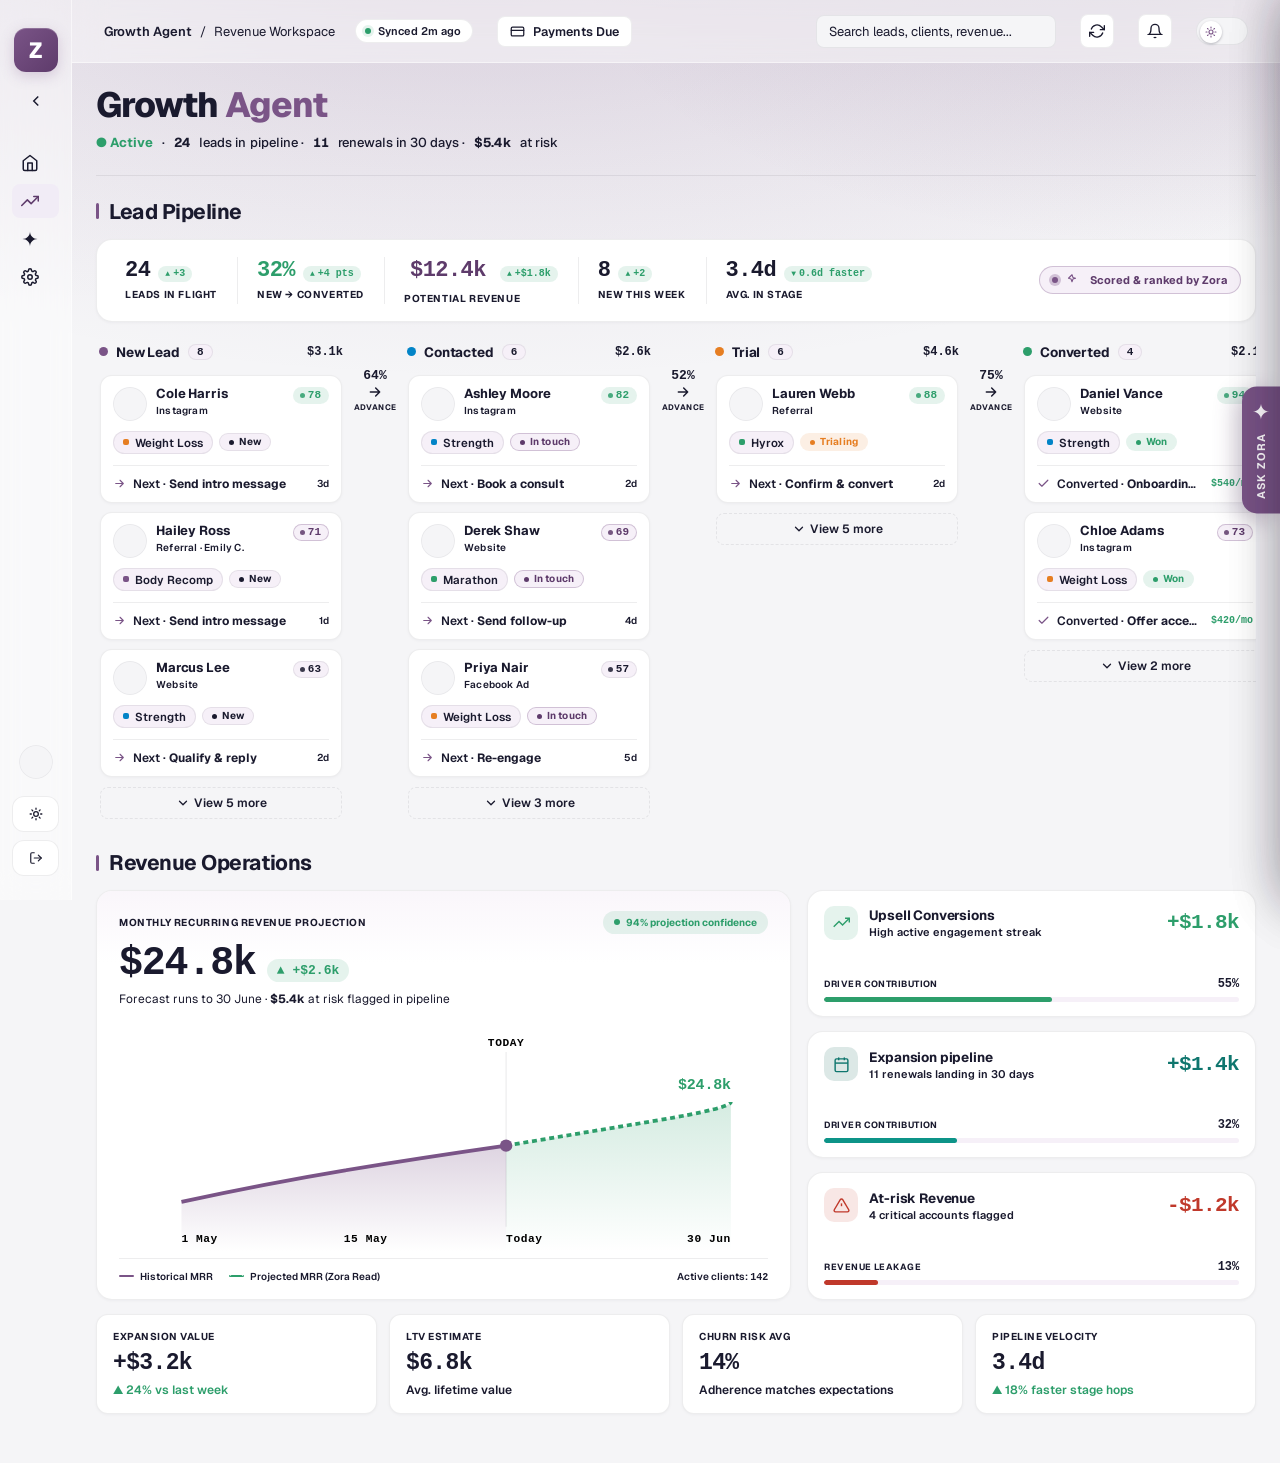
<file: Projects/efficiency-agent-mockup/outputs/growth.html>
<!DOCTYPE html>
<html lang="en">
<head>
  <meta charset="UTF-8"/>
  <meta name="viewport" content="width=device-width, initial-scale=1.0"/>
  <title>Zora Product OS — Growth Agent Workspace</title>
  <link rel="preconnect" href="https://fonts.googleapis.com">
  <link rel="preconnect" href="https://fonts.gstatic.com" crossorigin>
  <link
    href="https://fonts.googleapis.com/css2?family=DM+Sans:ital,opsz,wght@0,9..40,100..1000;1,9..40,100..1000&family=Geist:wght@100..900&family=Geist+Mono:wght@400;500;600&display=swap"
    rel="stylesheet">
  <link rel="stylesheet" href="design-tokens.css?v=1">
  <script>
    (function () {
      try {
        var stored = localStorage.getItem('theme');
        var prefersDark = window.matchMedia && window.matchMedia('(prefers-color-scheme: dark)').matches;
        var theme = stored || (prefersDark ? 'dark' : 'light');
        document.documentElement.setAttribute('data-theme', theme);
      } catch (e) {
        document.documentElement.setAttribute('data-theme', 'light');
      }
    })();
  </script>
  <style>
    :root {
      --brand: var(--accent);
      --brand-tint: var(--accent-soft);
      --brand-tint-2: color-mix(in oklab, var(--accent) 30%, transparent);
      --brand-ink: var(--accent-deep);
      --border: var(--line);
      --border-2: var(--line);
      --surface: var(--paper-2);
      --surface-2: var(--paper-3);
      --bg: var(--paper);
      --bg-2: var(--paper-3);
      --ink-1: var(--ink);
      --ink-2: var(--ink-2);
      --ink-3: var(--ink-3);
      --ink-4: var(--ink-4);
      --ok-bg: color-mix(in oklab, var(--ok) 12%, transparent);
      --ok-ink: var(--ok);
      --bad-bg: color-mix(in oklab, var(--bad) 12%, transparent);
      --bad-ink: var(--bad);
      --warn-bg: color-mix(in oklab, var(--warn) 12%, transparent);
      --warn-ink: var(--warn);
      
      /* Lead pipeline stage colors */
      --stage-lead: var(--accent);
      --stage-consult: #0284c7;
      --stage-trial: var(--warn);
      --stage-expand: var(--ok);
    }

    .zmain-scroll {
      flex: 1;
      overflow-y: auto;
      padding: 24px;
      display: flex;
      flex-direction: column;
      gap: 24px;
    }

    .ghead { display:flex; align-items:flex-start; justify-content:space-between; gap:20px; }
    .gtitle { font-size:35px; font-weight:800; letter-spacing:-.028em; line-height:1.02; text-wrap:balance; }
    .gtitle em { color:var(--brand); font-style:normal; }
    .gsub { font-size:13px; color:var(--ink-3); margin-top:11px; display:flex; align-items:center; gap:9px; flex-wrap:wrap; font-weight:500; letter-spacing:.002em; }
    .gsub b { color:var(--ink-1); font-weight:700; font-variant-numeric:tabular-nums; }
    .gsub .live { color:var(--ok-ink); font-weight:700; }
    .hr-sep { margin:0; border: 0; border-top: 1px solid var(--line); }

    .sec-h { display:flex; align-items:baseline; gap:12px; margin-bottom: 16px; }
    .sec-h h2 { font-size:21px; font-weight:700; letter-spacing:-.022em; line-height:1.1; position:relative; padding-left:13px; color: var(--ink); }
    .sec-h h2::before { content:""; position:absolute; left:0; top:.18em; bottom:.16em; width:3px; border-radius:2px; background:var(--brand); }
    .sec-h .c { color:var(--brand); }
    .sec-h .hint { margin-left:auto; font-size:10px; color:var(--ink-4); font-weight:700; letter-spacing:.06em; text-transform:uppercase; }
    .sec-h .agent { margin-left:auto; font-size:12px; font-weight:600; color:var(--ink-4); display:flex; align-items:center; gap:6px; }
    .sec-h .agent svg { width:13px; height:13px; }

    /* topbar sync */
    .tb-sync { display:inline-flex; align-items:center; gap:7px; margin-left:12px; font-size:11px; font-weight:600; color:var(--ink-4); padding:4px 11px 4px 9px; border:1px solid var(--border); border-radius:99px; background:var(--surface); white-space:nowrap; }
    .tb-sync .dot { width:6px; height:6px; border-radius:50%; background:var(--ok); box-shadow:0 0 0 3px var(--ok-bg); }
    .tb-sync.syncing { color:var(--warn-ink); }
    .tb-sync.syncing .dot { background:var(--warn); box-shadow:0 0 0 3px var(--warn-bg); animation:tbpulse 1s ease-in-out infinite; }
    @keyframes tbpulse { 0%,100%{opacity:1} 50%{opacity:.3} }

    /* lead pipeline — CRM */
    .psum { display:flex; align-items:stretch; background:var(--surface); border:1px solid var(--border); border-radius:16px; box-shadow:var(--shadow-sm); padding:6px 8px; }
    .psum .ps-item { padding:10px 20px; display:flex; flex-direction:column; justify-content:center; gap:6px; position:relative; }
    .psum .ps-item + .ps-item::before { content:''; position:absolute; left:0; top:16%; height:68%; width:1px; background:var(--border); }
    .psum .ps-top { display:flex; align-items:baseline; gap:8px; }
    .psum .ps-v { font-family:var(--font-geist-mono, monospace); font-size:22px; font-weight:700; letter-spacing:-.025em; line-height:1; color: var(--ink); }
    .psum .ps-v.ok { color:var(--ok-ink); }
    .psum .ps-v.brand { color:var(--brand-ink); }
    .psum .ps-delta { font-family:var(--font-geist-mono, monospace); font-size:10px; font-weight:700; line-height:1; display:inline-flex; align-items:center; gap:3px; padding:3px 7px; border-radius:99px; white-space:nowrap; }
    .psum .ps-delta .ar { font-size:8px; line-height:1; }
    .psum .ps-delta.up { color:var(--ok-ink); background:var(--ok-bg); }
    .psum .ps-delta.down { color:var(--bad-ink); background:var(--bad-bg); }
    .psum .ps-l { font-size:10px; letter-spacing:.06em; text-transform:uppercase; color:var(--ink-4); font-weight:700; white-space:nowrap; }
    .psum .ps-spacer { flex:1; }
    .psum .ps-legend { align-self:center; display:inline-flex; align-items:center; gap:7px; margin-right:6px; font-size:11px; color:var(--brand-ink); font-weight:700; background:var(--brand-tint); border:1px solid var(--brand-tint-2); padding:6px 12px; border-radius:99px; white-space:nowrap; }
    .psum .ps-legend svg { width:13px; height:13px; color:var(--brand); }
    .psum .ps-legend .ld { width:6px; height:6px; border-radius:50%; background:var(--brand); box-shadow:0 0 0 3px var(--brand-tint-2); animation:psLive 2s ease-in-out infinite; }
    @keyframes psLive { 0%,100%{opacity:1} 50%{opacity:.4} }

    .board { display:flex; align-items:flex-start; gap: 12px; overflow-x: auto; padding-bottom:4px; }
    .bcol { flex:1; min-width:250px; display:flex; flex-direction:column; }
    .bch { display:flex; align-items:center; gap:8px; height:28px; padding:0 3px; }
    .bch .dot { width:9px; height:9px; border-radius:50%; flex:none; }
    .bch .bt { font-weight:700; font-size:13.5px; letter-spacing:-.01em; color: var(--ink); }
    .bch .bn { font-family:var(--font-geist-mono, monospace); font-weight:700; font-size:11px; color:var(--ink-3); background:var(--surface-2); border:1px solid var(--border); border-radius:99px; padding:1px 8px; }
    .bch .bval { margin-left:auto; font-family:var(--font-geist-mono, monospace); font-size:12px; font-weight:700; color:var(--ink-4); }
    .blist { display:flex; flex-direction:column; gap:9px; min-height:90px; padding:9px 4px 4px; flex:1; border-radius:12px; transition:background .15s, box-shadow .15s; }
    .blist.drag-over { background:var(--brand-tint); box-shadow:inset 0 0 0 1.5px var(--brand-tint-2); }
    .bmore { font-size:12px; font-weight:600; color:var(--ink-4); text-align:center; padding:7px; border:1px dashed var(--border-2); border-radius:8px; margin-top:1px; cursor: pointer; display: flex; align-items: center; justify-content: center; gap: 4px; transition: all 0.15s; }
    .bmore:hover { color: var(--ink-2); border-color: var(--ink-4); background: var(--surface-2); }
    .bmore svg { width: 14px; height: 14px; }

    /* connector + conversion rate between columns */
    .bconn { flex:none; width:34px; align-self:stretch; display:flex; flex-direction:column; align-items:center; padding-top:30px; }
    .bconn .crate { font-family:var(--font-geist-mono, monospace); font-size:13px; font-weight:700; color:var(--ink-2); }
    .bconn .carrow { color:var(--ink-5); margin-top:1px; }
    .bconn .carrow svg { width:16px; height:16px; display:block; }
    .bconn .clbl { font-size:8px; letter-spacing:.05em; text-transform:uppercase; color:var(--ink-5); font-weight:700; margin-top:2px; }

    /* lead card */
    .lcard { background:var(--surface); border:1px solid var(--border); border-radius:12px; padding:11px 12px 10px; box-shadow:var(--shadow-sm); cursor:grab; transition:box-shadow .15s, transform .12s, border-color .15s, opacity .15s; }
    .lcard:hover { box-shadow:var(--shadow-md); border-color:var(--border-2); }
    .lcard.dragging { opacity:.22; cursor:grabbing; box-shadow:none; border-color: transparent; background: var(--surface-2); }
    .lcard .lc-top { display:flex; align-items:flex-start; gap:9px; }
    .lcard .lc-id { flex:1; min-width:0; }
    .lcard .lc-nm { font-weight:700; font-size:13px; line-height:1.15; letter-spacing:-.01em; color: var(--ink); white-space:nowrap; overflow:hidden; text-overflow:ellipsis; }
    .lcard .lc-src { font-size:10px; color:var(--ink-4); font-weight:600; letter-spacing:.02em; margin-top:2px; white-space:nowrap; overflow:hidden; text-overflow:ellipsis; }
    .lcard .lc-score { flex:none; font-family:var(--font-geist-mono, monospace); font-size:11px; font-weight:700; padding:2px 7px 2px 6px; border-radius:99px; display:inline-flex; align-items:center; gap:3px; line-height:1; }
    .lcard .lc-score::before { content:''; width:5px; height:5px; border-radius:50%; background:currentColor; opacity:.85; }
    .score-hi  { background:var(--ok-bg);    color:var(--ok-ink);    border:1px solid transparent; }
    .score-mid { background:var(--brand-tint); color:var(--brand-ink); border:1px solid var(--brand-tint-2); }
    .score-lo  { background:var(--surface-2); color:var(--ink-4);     border:1px solid var(--border); }
    .lcard .lc-goal { display:inline-flex; align-items:center; gap:6px; font-size:11.5px; font-weight:600; color:var(--ink-2); background:var(--surface-2); border:1px solid var(--border); padding:3px 9px; border-radius:99px; }
    .lcard .lc-goal .gd { width:6px; height:6px; border-radius:2px; flex:none; }
    .lcard .lc-meta { display:flex; align-items:center; gap:10px; margin-top:11px; padding-top:9px; border-top:1px solid var(--line); }
    .lcard .lc-days { font-size:10px; color:var(--ink-4); font-weight:600; display:flex; align-items:center; gap:4px; white-space:nowrap; }
    .lcard .lc-days svg { width:12px; height:12px; flex:none; }
    .lcard .lc-prob { margin-left:auto; display:flex; align-items:center; gap:6px; }
    .lcard .lc-prob .pbar { width:32px; height:4px; border-radius:99px; background:var(--bg-2); overflow:hidden; flex:none; }
    .lcard .lc-prob .pbar i { display:block; height:100%; border-radius:99px; background:var(--brand); }
    .lcard .lc-prob .pv { font-family:var(--font-geist-mono, monospace); font-size:10px; font-weight:700; color:var(--ink-3); }
    .lcard.won .lc-prob .pv { color:var(--ok-ink); }
    .lcard .lc-act { display:flex; gap:5px; margin-top:0; max-height:0; opacity:0; overflow:hidden; transition:max-height .2s var(--ease-out), opacity .16s, margin-top .2s var(--ease-out); }
    .lcard:hover .lc-act, .lcard:focus-within .lc-act { max-height:40px; opacity:1; margin-top:9px; }
    .lc-act .qb { flex:1; height:28px; display:inline-flex; align-items:center; justify-content:center; border-radius:6px; border:1px solid var(--border-2); background:var(--surface); color:var(--ink-4); transition:all .14s; cursor: pointer; }
    .lc-act .qb svg { width:14px; height:14px; }
    .lc-act .qb:hover { color:var(--brand-ink); border-color:var(--brand-tint-2); background:var(--brand-tint); }

    /* lead card tags + status + next action */
    .lcard .lc-tags { display:flex; align-items:center; gap:6px; margin-top:10px; flex-wrap:wrap; }
    .lcard .lc-tags .lc-goal { margin-top:0; }
    .lcard .lc-status { font-size:10px; font-weight:700; letter-spacing:.01em; padding:3px 9px; border-radius:99px; display:inline-flex; align-items:center; gap:5px; line-height:1; }
    .lcard .lc-status::before { content:''; width:5px; height:5px; border-radius:50%; background:currentColor; }
    .st-new   { background:var(--surface-2);  color:var(--ink-3);     border:1px solid var(--border); }
    .st-touch { background:var(--brand-tint); color:var(--brand-ink); border:1px solid var(--brand-tint-2); }
    .st-trial { background:var(--warn-bg);    color:var(--warn-ink);  border:1px solid transparent; }
    .st-warn  { background:var(--bad-bg);    color:var(--bad-ink);  border:1px solid transparent; }
    .st-won   { background:var(--ok-bg);      color:var(--ok-ink);    border:1px solid transparent; }
    .lcard .lc-next { display:flex; align-items:center; gap:7px; margin-top:11px; padding-top:10px; border-top:1px solid var(--line); font-size:12px; color:var(--ink-3); font-weight:600; }
    .lcard .lc-next .nx-ic { color:var(--brand); display:flex; flex:none; }
    .lcard .lc-next .nx-ic svg { width:13px; height:13px; }
    .lcard .lc-next .nx-t { min-width:0; overflow:hidden; text-overflow:ellipsis; white-space:nowrap; }
    .lcard .lc-next .nx-t b { color:var(--ink-1); font-weight:700; }
    .lcard .lc-next .lc-time { margin-left:auto; font-size:10px; color:var(--ink-4); font-weight:600; white-space:nowrap; flex:none; padding-left:6px; }
    .lcard.won .lc-next .lc-time { color:var(--ok-ink); font-family:var(--font-geist-mono, monospace); }

    /* revenue operations */
    .rcc { display:grid; grid-template-columns:repeat(3,1fr); gap:14px; }
    .rcard2 { background:var(--surface); border:1px solid var(--border); border-radius:16px; box-shadow:var(--shadow-sm); padding:16px 17px; display:flex; flex-direction:column; }
    .rcard2 .rl { font-size:10px; letter-spacing:.07em; text-transform:uppercase; color:var(--ink-4); font-weight:700; }
    .rcard2 .rv { font-family:var(--font-geist-mono, monospace); font-size:26px; font-weight:700; letter-spacing:-.02em; margin-top:10px; line-height:1; color: var(--ink); }
    .rcard2 .rv small { font-size:13px; color:var(--ink-4); font-weight:600; letter-spacing:0; }
    .rcard2 .rv .up { color:var(--ok-ink); }
    .rcard2 .rs { font-size:12px; color:var(--ink-4); margin-top:8px; line-height:1.4; }
    .rcard2 .ra { margin-top:auto; padding-top:14px; }
    .rcard2 .ra a { font-size:12px; font-weight:700; color:var(--brand-ink); display:inline-flex; align-items:center; gap:5px; cursor:pointer; transition:gap .15s; }
    .rcard2 .ra a:hover { gap:9px; }
    .rcard2 .ra a svg { width:13px; height:13px; }
    .rcard2.risk .rv { color:var(--bad-ink); }
    .rcard2.exp .rv { color:var(--ok-ink); }
    .rcard2.fc .rv { color:var(--ok-ink); }

    /* revenue intelligence */
    .rev { display:grid; grid-template-columns:1.55fr 1fr; gap:16px; align-items:stretch; }
    .rev-forecast { background:var(--surface); border:1px solid var(--border); border-radius:16px; box-shadow:var(--shadow-sm); padding:20px 22px 16px; display:flex; flex-direction:column; position:relative; overflow:hidden; }
    .rev-forecast::before { content:""; position:absolute; inset:0 0 auto 0; height:72px; background:linear-gradient(180deg,var(--brand-tint),transparent); opacity:.6; pointer-events:none; }
    .rev-fh { display:flex; align-items:center; gap:12px; position:relative; }
    .rev-fh .fl { font-size:10px; letter-spacing:.06em; text-transform:uppercase; color:var(--ink-4); font-weight:700; }
    .rev-fh .conf-chip { margin-left:auto; display:inline-flex; align-items:center; gap:6px; font-size:10px; font-weight:700; color:var(--ok-ink); background:var(--ok-bg); border:1px solid transparent; padding:4px 10px; border-radius:99px; }
    .rev-fh .conf-chip .dot { width:6px; height:6px; border-radius:50%; background:var(--ok); }
    .rev-val { display:flex; align-items:baseline; gap:11px; margin-top:10px; position:relative; }
    .rev-val .v { font-family:var(--font-geist-mono, monospace); font-size:40px; font-weight:700; letter-spacing:-.03em; line-height:1; color: var(--ink); }
    .rev-val .delta { display:inline-flex; align-items:center; gap:3px; font-family:var(--font-geist-mono, monospace); font-size:13px; font-weight:700; color:var(--ok-ink); background:var(--ok-bg); border:1px solid transparent; padding:3px 9px; border-radius:99px; }
    .rev-sub { font-size:12px; color:var(--ink-4); margin-top:7px; position:relative; }
    .rev-chart { margin-top:6px; flex:1; position:relative; }
    .rev-chart svg { width:100%; height:auto; display:block; }
    .rev-chart .axl { fill:var(--ink-5); font:600 9px/1 var(--font-geist-mono, monospace); letter-spacing:.05em; }
    .rev-chart .axl.now { fill:var(--ink-4); }
    .rev-chart .plbl { fill:var(--ok-ink); font:700 12px/1 var(--font-geist-mono, monospace); letter-spacing:-.01em; }
    .rev-legend { display:flex; align-items:center; gap:16px; margin-top:6px; padding-top:11px; border-top:1px solid var(--line); font-size:10px; color:var(--ink-4); font-weight:600; }
    .rev-legend .lg { display:inline-flex; align-items:center; gap:6px; }
    .rev-legend .lg .ln { width:15px; border-top:2.5px solid var(--brand); border-radius:2px; }
    .rev-legend .lg .ln.proj { border-top-style:dashed; border-color:var(--ok); }
    .rev-legend .now { margin-left:auto; }
    .rev-legend .now b { color:var(--ink-2); font-family:var(--font-geist-mono, monospace); font-weight:700; }

    .rev-drivers { display:flex; flex-direction:column; gap:14px; }
    .drv { flex:1; display:flex; flex-direction:column; background:var(--surface); border:1px solid var(--border); border-radius:16px; box-shadow:var(--shadow-sm); padding:15px 16px 14px; cursor:pointer; transition:box-shadow .16s, transform .16s, border-color .16s; text-align:left; }
    .drv:hover { box-shadow:var(--shadow-md); transform:translateY(-1px); border-color:var(--border-2); }
    .drv-head { display:flex; align-items:center; gap:11px; }
    .drv-ic { width:34px; height:34px; flex:none; border-radius:10px; display:flex; align-items:center; justify-content:center; }
    .drv-ic svg { width:17px; height:17px; }
    .drv.up .drv-ic { background:var(--ok-bg); color:var(--ok-ink); }
    .drv.exp .drv-ic { background:color-mix(in oklab, #0f766e 16%, var(--surface)); color:#0f766e; }
    .drv.risk .drv-ic { background:var(--bad-bg); color:var(--bad-ink); }
    .drv-tt { flex:1; min-width:0; }
    .drv-t { display:block; font-weight:700; font-size:13.5px; color: var(--ink); letter-spacing:-.012em; }
    .drv-s { display:block; font-size:11px; color:var(--ink-4); margin-top:1px; font-weight:600; }
    .drv-v { font-family:var(--font-geist-mono, monospace); font-weight:700; font-size:21px; letter-spacing:-.028em; flex:none; line-height:1; }
    .drv.up .drv-v { color:var(--ok-ink); } .drv.exp .drv-v { color:#0f766e; } .drv.risk .drv-v { color:var(--bad-ink); }

    /* contribution bar */
    .drv-bar { margin-top:auto; padding-top:14px; }
    .drv-bar .bl { display:flex; align-items:baseline; justify-content:space-between; margin-bottom:6px; }
    .drv-bar .bl .bk { font-size:9px; font-weight:700; color:var(--ink-5); letter-spacing:.05em; text-transform:uppercase; white-space:nowrap; }
    .drv-bar .bl .bp { font-family:var(--font-geist-mono, monospace); font-size:12px; font-weight:700; color:var(--ink-2); letter-spacing:-.01em; }
    .drv-track { height:5px; border-radius:99px; background:var(--bg-2); overflow:hidden; }
    .drv-track i { display:block; height:100%; border-radius:99px; }
    .drv.up .drv-track i { background:var(--ok); }
    .drv.exp .drv-track i { background:#0d9488; }
    .drv.risk .drv-track i { background:var(--bad); }

    /* footer mini-stats */
    .drv-foot { display:flex; margin-top:13px; padding-top:12px; border-top:1px solid var(--line); }
    .drv-fact { flex:1; min-width:0; padding:0 12px; position:relative; }
    .drv-fact:first-child { padding-left:0; }
    .drv-fact:last-child { padding-right:0; }
    .drv-fact + .drv-fact::before { content:''; position:absolute; left:0; top:1px; bottom:1px; width:1px; background:var(--border); }
    .drv-fact .fv { font-family:var(--font-geist-mono, monospace); font-size:14px; font-weight:700; letter-spacing:-.015em; color:var(--ink-1); line-height:1.1; white-space:nowrap; }
    .drv-fact .fl { font-size:9px; letter-spacing:.03em; text-transform:uppercase; color:var(--ink-5); font-weight:700; margin-top:3px; white-space:nowrap; overflow:hidden; text-overflow:ellipsis; }

    .rev-vitals { grid-column:1/-1; display:grid; grid-template-columns:repeat(4,1fr); gap:12px; margin-top:4px; }
    .vtile { background:var(--surface); border:1px solid var(--border); border-radius:12px; box-shadow:var(--shadow-sm); padding:15px 16px; }
    .vtile .vl { font-size:10px; letter-spacing:.05em; text-transform:uppercase; color:var(--ink-4); font-weight:700; }
    .vtile .vv { font-family:var(--font-geist-mono, monospace); font-size:23px; font-weight:700; letter-spacing:-.028em; margin-top:9px; line-height:1; color: var(--ink); }
    .vtile .vd { font-size:12px; margin-top:7px; color:var(--ink-4); font-weight:600; }
    .vtile .vd.up { color:var(--ok-ink); }

    @media (max-width:1150px){
      .bcol { min-width:220px; }
      .rev { grid-template-columns: 1fr; }
      .rev-drivers { flex-direction: row; gap: 12px; }
      .rev-vitals { grid-template-columns: repeat(2, 1fr); }
    }
    @media (max-width:680px) {
      .rev-drivers { flex-direction: column; }
      .drv-s { display: none; }
    }

    /* ===== Shell primitives (not in design-tokens.css) ===== */
    .zoverlay { position:fixed; inset:0; background:rgba(28,18,38,.34); backdrop-filter:blur(2px); opacity:0; pointer-events:none; transition:opacity .2s; z-index:2000; }
    .zoverlay.open { opacity:1; pointer-events:auto; }

    .zdrawer { position:fixed; top:0; right:0; bottom:0; width:460px; max-width:calc(100vw - 24px); background:var(--paper-2); border-left:1px solid var(--line); box-shadow:-20px 0 54px rgba(28,18,38,.22); display:flex; flex-direction:column; transform:translateX(106%); transition:transform .34s cubic-bezier(0.23,1,0.32,1); z-index:2200; }
    .zdrawer.open { transform:none; }
    .zdr-head { padding:18px 20px 16px; border-bottom:1px solid var(--line); display:flex; align-items:flex-start; gap:13px; }
    .zdr-head .hi { flex:1; min-width:0; }
    .zdr-head .hn { font-weight:700; font-size:17px; letter-spacing:-.01em; color:var(--ink); }
    .zdr-head .hp { font-size:11px; color:var(--ink-4); margin-top:3px; }
    .zdr-head .badges { display:flex; gap:7px; margin-top:10px; flex-wrap:wrap; }
    .zdr-x { width:30px; height:30px; flex:none; border-radius:8px; border:1px solid var(--line); background:var(--paper-2); color:var(--ink-4); display:flex; align-items:center; justify-content:center; cursor:pointer; transition:color .14s,border-color .14s; }
    .zdr-x:hover { color:var(--bad); border-color:rgba(192,57,43,.35); }
    .zdr-x svg { width:16px; height:16px; }
    .zdr-body { flex:1; overflow-y:auto; padding:18px 20px; display:flex; flex-direction:column; gap:18px; }
    .zdr-sec .ol { font-size:10px; letter-spacing:.08em; text-transform:uppercase; font-weight:700; color:var(--ink-4); margin-bottom:10px; }
    .zdr-grid { display:grid; grid-template-columns:1fr 1fr; gap:11px 16px; }
    .zdr-vit { display:flex; flex-direction:column; gap:10px; }
    .zdr-vrow { display:flex; align-items:center; gap:12px; font-size:13px; }
    .zdr-note { font-size:13px; color:var(--ink-2); line-height:1.55; background:var(--paper-3); border:1px solid var(--line); border-radius:10px; padding:13px 15px; }
    .zdr-note b { color:var(--accent-deep); }
    .zdr-foot { border-top:1px solid var(--line); padding:14px 20px; display:flex; flex-direction:column; gap:8px; }
    .zdr-foot .frow { display:flex; gap:8px; }
    .zdr-foot .frow .btn-primary,
    .zdr-foot .frow .btn-secondary { flex:1; }

    .zflow-ov { position:fixed; inset:0; background:rgba(28,18,38,.42); backdrop-filter:blur(3px); opacity:0; pointer-events:none; transition:opacity .22s; z-index:5000; display:flex; align-items:center; justify-content:center; padding:20px; }
    .zflow-ov.open { opacity:1; pointer-events:auto; }
    .zflow { width:424px; max-width:100%; background:var(--paper-2); border:1px solid var(--line); border-radius:14px; box-shadow:0 16px 40px rgba(26,26,46,.18),0 2px 8px rgba(26,26,46,.08); transform:translateY(12px) scale(.98); opacity:0; transition:transform .28s cubic-bezier(0.23,1,0.32,1),opacity .2s; overflow:hidden; }
    .zflow-ov.open .zflow { transform:none; opacity:1; }
    .zflow-h { display:flex; align-items:center; gap:13px; padding:18px 20px; border-bottom:1px solid var(--line); }
    .zflow-ic { width:42px; height:42px; flex:none; border-radius:12px; background:var(--accent-soft); color:var(--accent); display:flex; align-items:center; justify-content:center; transition:background .3s,color .3s; }
    .zflow-ic svg { width:21px; height:21px; }
    .zflow-ic.ok { background:var(--ok-bg); color:var(--ok-ink); }
    .zflow-h .zflow-t { font-weight:700; font-size:15px; letter-spacing:-.01em; color:var(--ink); }
    .zflow-h .zflow-s { font-size:11px; color:var(--ink-4); margin-top:2px; }
    .zflow-b { padding:14px 20px; display:flex; flex-direction:column; }
    .zflow-f { padding:13px 20px; border-top:1px solid var(--line); display:flex; align-items:center; gap:8px; background:var(--paper-3); }
    .zflow-dl { flex:1; font-size:12px; color:var(--ok-ink); font-weight:600; display:flex; align-items:center; gap:7px; opacity:0; transition:opacity .3s; }
    .zflow-dl svg { width:14px; height:14px; }
    .zflow-dl.show { opacity:1; }
    .zflow-f .btn[disabled] { opacity:.55; pointer-events:none; }

    /* ===== Lead action panels ===== */
    /* Bring shell.css zdrawer / zflow-ov variables into growth scope */
    :root {
      --border-2: var(--line);
      --surface: var(--paper-2);
      --surface-2: var(--paper-3);
      --border: var(--line);
      --ease-out: cubic-bezier(0.23, 1, 0.32, 1);
      --r-md: 10px;
      --r-lg: 14px;
      --r-xl: 18px;
      --r-pill: 999px;
      --t-2xs: 10px;
      --t-xs: 11px;
      --t-sm: 13px;
      --t-h2: 17px;
      --t-h3: 15px;
      --sh-pop: 0 16px 40px rgba(26,26,46,.18), 0 2px 8px rgba(26,26,46,.08);
      --bad-ring: rgba(192,57,43,.35);
      --brand-strong: var(--accent-deep);
      --brand-soft: var(--accent-soft);
      --brand-deep: var(--accent-deep);
    }

    /* Consult slot picker */
    .consult-slot {
      display: flex; align-items: center; gap: 12px;
      padding: 11px 14px; border-radius: 10px;
      border: 1.5px solid var(--border); background: var(--surface);
      cursor: pointer; text-align: left; width: 100%;
      transition: border-color 140ms var(--ease-out), background 140ms var(--ease-out), box-shadow 140ms;
      font-family: var(--font-geist, sans-serif);
    }
    .consult-slot:hover { border-color: var(--brand-tint-2); background: var(--brand-tint); }
    .consult-slot.is-selected { border-color: var(--accent); background: var(--accent-soft); box-shadow: 0 0 0 3px color-mix(in oklab, var(--accent) 12%, transparent); }
    .consult-slot .cs-check {
      width: 18px; height: 18px; border-radius: 50%; border: 1.5px solid var(--border-2);
      flex: none; display: flex; align-items: center; justify-content: center;
      transition: background 140ms, border-color 140ms;
    }
    .consult-slot.is-selected .cs-check { background: var(--accent); border-color: var(--accent); }
    .consult-slot.is-selected .cs-check svg { opacity: 1; }
    .consult-slot .cs-check svg { width: 10px; height: 10px; color: #fff; opacity: 0; stroke-width: 3; }
    .consult-slot .cs-body { flex: 1; min-width: 0; }
    .consult-slot .cs-day { font-size: 12px; font-weight: 700; color: var(--ink); letter-spacing: -.01em; }
    .consult-slot .cs-time { font-size: 11px; color: var(--ink-3); font-weight: 600; margin-top: 2px; }
    .consult-slot .cs-tag { font-size: 10px; font-weight: 700; color: var(--ok-ink); background: var(--ok-bg); padding: 2px 8px; border-radius: 99px; flex: none; }
    .consult-slot .cs-tag.alt { color: var(--brand-ink); background: var(--brand-tint); }

    /* Profile stat grid in drawer */
    .zdr-grid .gk { font-size: 10px; letter-spacing: .04em; text-transform: uppercase; color: var(--ink-4); font-weight: 700; }
    .zdr-grid .gv { font-size: 13px; font-weight: 700; color: var(--ink); margin-top: 3px; }

    /* Timeline items */
    .zdr-vrow .vk { color: var(--ink-3); width: 108px; font-size: 12px; }
    .zdr-vrow .vv { font-weight: 700; color: var(--ink); font-size: 12px; }
    .zdr-vrow .vv.ok { color: var(--ok-ink); }
    .zdr-vrow .vv.warn { color: var(--warn); }

    /* Send button loading state */
    #contact-send-btn.is-sending { opacity: .75; pointer-events: none; }
    #contact-send-btn.is-sent { background: var(--ok); border-color: var(--ok); }
  </style>
</head>
<body>

  <!-- =================== SIDEBAR =================== -->
  <aside class="sidebar">
    <div class="brand" style="display: flex; align-items: center; justify-content: space-between; width: 100%;">
      <div style="display: flex; align-items: center; gap: 10px;">
        <div class="brand-mark">Z</div>
        <div class="brand-text">
          <div class="brand-name">ZORA</div>
          <div class="brand-sub">COACH OS</div>
        </div>
      </div>
      <button class="sidebar-toggle-btn" id="sidebar-toggle"
        style="background: transparent; border: 0; color: var(--ink-3); cursor: pointer; padding: 4px; display: flex; align-items: center; justify-content: center; transition: transform 0.25s;"
        title="Expand Sidebar">
        <svg width="18" height="18" viewBox="0 0 24 24" fill="none" stroke="currentColor" stroke-width="2">
          <polyline points="9 18 15 12 9 6"></polyline>
        </svg>
      </button>
    </div>

    <div class="nav-section">
      <div class="nav-item" onclick="window.location.href='index.html'">
        <svg width="18" height="18" viewBox="0 0 24 24" fill="none" stroke="currentColor" stroke-width="2" stroke-linecap="round" stroke-linejoin="round">
          <path d="M3 9l9-7 9 7v11a2 2 0 0 1-2 2H5a2 2 0 0 1-2-2z"></path>
          <polyline points="9 22 9 12 15 12 15 22"></polyline>
        </svg>
        <span>Home</span>
      </div>
      <div class="nav-item active" onclick="window.location.href='growth.html'">
        <svg width="18" height="18" viewBox="0 0 24 24" fill="none" stroke="currentColor" stroke-width="2" stroke-linecap="round" stroke-linejoin="round">
          <polyline points="23 6 13.5 15.5 8.5 10.5 1 18"></polyline>
          <polyline points="17 6 23 6 23 12"></polyline>
        </svg>
        <span>Growth Agent</span>
      </div>
      <div class="nav-item" onclick="window.location.href='copilot.html'">
        <svg width="18" height="18" viewBox="0 0 24 24" fill="none" stroke="currentColor" stroke-width="2" stroke-linecap="round" stroke-linejoin="round">
          <path d="M12 2c0 5.523 4.477 10 10 10-5.523 0-10 4.477-10 10 0-5.523-4.477-10-10-10 5.523 0 10-4.477 10-10z" fill="currentColor" stroke="none"></path>
        </svg>
        <span>Ask Zora</span>
      </div>
      <div class="nav-item" onclick="window.location.href='settings.html'">
        <svg width="18" height="18" viewBox="0 0 24 24" fill="none" stroke="currentColor" stroke-width="2" stroke-linecap="round" stroke-linejoin="round">
          <circle cx="12" cy="12" r="3"></circle>
          <path d="M19.4 15a1.65 1.65 0 0 0 .33 1.82l.06.06a2 2 0 1 1-2.83 2.83l-.06-.06a1.65 1.65 0 0 0-1.82-.33 1.65 1.65 0 0 0-1 1.51V21a2 2 0 0 1-4 0v-.09A1.65 1.65 0 0 0 9 19.4a1.65 1.65 0 0 0-1.82.33l-.06.06a2 2 0 1 1-2.83-2.83l.06-.06a1.65 1.65 0 0 0 .33-1.82 1.65 1.65 0 0 0-1.51-1H3a2 2 0 0 1 0-4h.09A1.65 1.65 0 0 0 4.6 9a1.65 1.65 0 0 0-.33-1.82l-.06-.06a2 2 0 1 1 2.83-2.83l.06.06a1.65 1.65 0 0 0 1.82.33H9a1.65 1.65 0 0 0 1-1.51V3a2 2 0 0 1 4 0v.09a1.65 1.65 0 0 0 1 1.51 1.65 1.65 0 0 0 1.82-.33l.06-.06a2 2 0 1 1 2.83 2.83l-.06.06a1.65 1.65 0 0 0-.33 1.82V9a1.65 1.65 0 0 0 1.51 1H21a2 2 0 0 1 0 4h-.09a1.65 1.65 0 0 0-1.51 1z"></path>
        </svg>
        <span>Settings</span>
      </div>
    </div>

    <div style="margin-top: auto; display: flex; flex-direction: column; gap: 8px;">
      <div class="coach-card">
        <div class="avatar text-avatar" data-name="Jordan Hayes">JH</div>
        <div class="coach-info">
          <div class="coach-name">Jordan Hayes</div>
          <div class="coach-meta">142 active members</div>
        </div>
      </div>
      <button id="theme-toggle" class="sidebar-theme-btn">
        <svg width="14" height="14" viewBox="0 0 24 24" fill="none" stroke="currentColor" stroke-width="2.2" stroke-linecap="round" stroke-linejoin="round">
          <circle cx="12" cy="12" r="4"></circle>
          <path d="M12 2v2M12 20v2M4.93 4.93l1.41 1.41M17.66 17.66l1.41 1.41M2 12h2M20 12h2M4.93 19.07l1.41-1.41M17.66 6.34l1.41-1.41"></path>
        </svg>
        <span>Theme</span>
      </button>
      <button onclick="window.location.href='login.html'" class="sidebar-logout-btn">
        <svg width="14" height="14" viewBox="0 0 24 24" fill="none" stroke="currentColor" stroke-width="2" stroke-linecap="round" stroke-linejoin="round">
          <path d="M9 21H5a2 2 0 0 1-2-2V5a2 2 0 0 1 2-2h4"></path>
          <polyline points="16 17 21 12 16 7"></polyline>
          <line x1="21" y1="12" x2="9" y2="12"></line>
        </svg>
        <span>Logout</span>
      </button>
    </div>
  </aside>

  <!-- =================== MAIN =================== -->
  <main class="main">
    
    <!-- Topbar -->
    <div class="topbar">
      <div class="crumbs">
        <strong>Growth Agent</strong>
        <span class="sep">/</span>
        <span id="crumb-tail">Revenue Workspace</span>
        <span class="tb-sync" id="tbSync"><span class="dot"></span>Synced 2m ago</span>
      </div>

      <button onclick="window.location.href='index.html?roster=open'" style="margin-right: 12px; display: inline-flex; align-items: center; gap: 8px; padding: 6px 12px; background: var(--paper-2); border: 1px solid var(--line); border-radius: 8px; color: var(--ink-3); font-family: var(--font-geist); font-size: 12.5px; font-weight: 600; cursor: pointer; transition: all 0.15s;">
        <svg width="15" height="15" viewBox="0 0 24 24" fill="none" stroke="currentColor" stroke-width="2" stroke-linecap="round" stroke-linejoin="round" aria-hidden="true" style="color: var(--ink-4);">
          <rect x="2" y="5" width="20" height="14" rx="2"></rect>
          <line x1="2" y1="10" x2="22" y2="10"></line>
        </svg>
        <span>Payments Due</span>
      </button>

      <input class="search" id="topbar-search-trigger" placeholder="Search leads, clients, revenue..." readonly
        style="cursor:pointer;" />

      <button class="icon-btn" id="tbRefresh" title="Refresh revenue data">
        <svg width="16" height="16" viewBox="0 0 24 24" fill="none" stroke="currentColor" stroke-width="2" stroke-linecap="round" stroke-linejoin="round">
          <polyline points="23 4 23 10 17 10"></polyline>
          <polyline points="1 20 1 14 7 14"></polyline>
          <path d="M3.5 9a9 9 0 0 1 14.9-3.4L23 10M1 14l4.6 4.4A9 9 0 0 0 20.5 15"></path>
        </svg>
      </button>

      <button class="icon-btn" title="Notifications">
        <svg width="16" height="16" viewBox="0 0 24 24" fill="none" stroke="currentColor" stroke-width="2">
          <path d="M6 8a6 6 0 0 1 12 0c0 7 3 9 3 9H3s3-2 3-9" />
          <path d="M10.3 21a1.94 1.94 0 0 0 3.4 0" />
        </svg>
      </button>

      <button type="button" id="theme-toggle" class="theme-toggle" role="switch" aria-checked="false"
        aria-label="Toggle dark mode" title="Toggle dark mode">
        <span class="theme-toggle__thumb" aria-hidden="true">
          <svg class="icon-sun" viewBox="0 0 24 24" fill="none" stroke="currentColor" stroke-width="2.2"
            stroke-linecap="round" stroke-linejoin="round">
            <circle cx="12" cy="12" r="4" />
            <path
              d="M12 2v2M12 20v2M4.93 4.93l1.41 1.41M17.66 17.66l1.41 1.41M2 12h2M20 12h2M4.93 19.07l1.41-1.41M17.66 6.34l1.41-1.41" />
          </svg>
          <svg class="icon-moon" viewBox="0 0 24 24" fill="none" stroke="currentColor" stroke-width="2.2"
            stroke-linecap="round" stroke-linejoin="round">
            <path d="M21 12.79A9 9 0 1 1 11.21 3 7 7 0 0 0 21 12.79z" />
          </svg>
        </span>
      </button>
    </div>

    <!-- Scrollable Workspace Container -->
    <div class="zmain-scroll" data-screen-label="Growth Agent">
      
      <!-- Greeting and Headline -->
      <div class="ghead rise">
        <div>
          <div class="gtitle">Growth <em>Agent</em></div>
          <div class="gsub"><span class="live">● Active</span> · <b>24</b> leads in pipeline · <b>11</b> renewals in 30 days · <b>$5.4k</b> at risk</div>
        </div>
      </div>
      <hr class="hr-sep"/>

      <!-- LEAD PIPELINE -->
      <section class="rise s1">
        <div class="sec-h">
          <h2>Lead Pipeline</h2>
        </div>

        <div class="psum">
          <div class="ps-item"><div class="ps-top"><span class="ps-v" id="psLeads">24</span><span class="ps-delta up"><span class="ar">▲</span>+3</span></div><span class="ps-l">Leads in flight</span></div>
          <div class="ps-item"><div class="ps-top"><span class="ps-v ok">32%</span><span class="ps-delta up"><span class="ar">▲</span>+4 pts</span></div><span class="ps-l">New → Converted</span></div>
          <div class="ps-item"><div class="ps-top"><span class="ps-v brand">$12.4k</span><span class="ps-delta up"><span class="ar">▲</span>+$1.8k</span></div><span class="ps-l">Potential revenue</span></div>
          <div class="ps-item"><div class="ps-top"><span class="ps-v">8</span><span class="ps-delta up"><span class="ar">▲</span>+2</span></div><span class="ps-l">New this week</span></div>
          <div class="ps-item"><div class="ps-top"><span class="ps-v">3.4d</span><span class="ps-delta up"><span class="ar">▼</span>0.6d faster</span></div><span class="ps-l">Avg. in stage</span></div>
          <div class="ps-spacer"></div>
          <div class="ps-legend"><span class="ld"></span><svg viewBox="0 0 24 24" fill="none" stroke="currentColor" stroke-width="1.9" stroke-linecap="round" stroke-linejoin="round" style="width: 14px; height: 14px; margin-right: 4px;"><path d="M12 3l1.6 4.6L18 9l-4.4 1.4L12 15l-1.6-4.6L6 9z"/></svg>Scored &amp; ranked by Zora</div>
        </div>

        <div class="board" id="board" style="margin-top: 16px;">
          
          <!-- Column 1: New Lead -->
          <div class="bcol" data-count="8" data-stage="New Lead">
            <div class="bch"><span class="dot" style="background:var(--stage-lead)"></span><span class="bt">New Lead</span><span class="bn">8</span><span class="bval">$3.1k</span></div>
            <div class="blist">
              <div class="lcard" draggable="true" data-goal="Weight Loss" data-name="Cole Harris">
                <div class="lc-top"><div class="avatar av-slate sm">CH</div><div class="lc-id"><div class="lc-nm">Cole Harris</div><div class="lc-src">Instagram</div></div><span class="lc-score score-hi">78</span></div>
                <div class="lc-tags"><span class="lc-goal"><span class="gd" style="background:var(--stage-trial)"></span>Weight Loss</span><span class="lc-status st-new">New</span></div>
                <div class="lc-next"><span class="nx-ic"><svg viewBox="0 0 24 24" fill="none" stroke="currentColor" stroke-width="2" stroke-linecap="round" stroke-linejoin="round"><path d="M5 12h14M13 6l6 6-6 6"/></svg></span><span class="nx-t">Next · <b>Send intro message</b></span><span class="lc-time">3d</span></div>
              </div>
              <div class="lcard" draggable="true" data-goal="Body Recomp" data-name="Hailey Ross">
                <div class="lc-top"><div class="avatar av-plum sm">HR</div><div class="lc-id"><div class="lc-nm">Hailey Ross</div><div class="lc-src">Referral · Emily C.</div></div><span class="lc-score score-mid">71</span></div>
                <div class="lc-tags"><span class="lc-goal"><span class="gd" style="background:var(--brand)"></span>Body Recomp</span><span class="lc-status st-new">New</span></div>
                <div class="lc-next"><span class="nx-ic"><svg viewBox="0 0 24 24" fill="none" stroke="currentColor" stroke-width="2" stroke-linecap="round" stroke-linejoin="round"><path d="M5 12h14M13 6l6 6-6 6"/></svg></span><span class="nx-t">Next · <b>Send intro message</b></span><span class="lc-time">1d</span></div>
              </div>
              <div class="lcard" draggable="true" data-goal="Strength" data-name="Marcus Lee">
                <div class="lc-top"><div class="avatar av-bronze sm">ML</div><div class="lc-id"><div class="lc-nm">Marcus Lee</div><div class="lc-src">Website</div></div><span class="lc-score score-lo">63</span></div>
                <div class="lc-tags"><span class="lc-goal"><span class="gd" style="background:var(--stage-consult)"></span>Strength</span><span class="lc-status st-new">New</span></div>
                <div class="lc-next"><span class="nx-ic"><svg viewBox="0 0 24 24" fill="none" stroke="currentColor" stroke-width="2" stroke-linecap="round" stroke-linejoin="round"><path d="M5 12h14M13 6l6 6-6 6"/></svg></span><span class="nx-t">Next · <b>Qualify &amp; reply</b></span><span class="lc-time">2d</span></div>
              </div>
            </div>
          </div>

          <div class="bconn"><span class="crate">64%</span><span class="carrow"><svg viewBox="0 0 24 24" fill="none" stroke="currentColor" stroke-width="2.2" stroke-linecap="round" stroke-linejoin="round"><path d="M5 12h14M13 6l6 6-6 6"/></svg></span><span class="clbl">advance</span></div>

          <!-- Column 2: Contacted -->
          <div class="bcol" data-count="6" data-stage="Contacted">
            <div class="bch"><span class="dot" style="background:var(--stage-consult)"></span><span class="bt">Contacted</span><span class="bn">6</span><span class="bval">$2.6k</span></div>
            <div class="blist">
              <div class="lcard" draggable="true" data-goal="Strength" data-name="Ashley Moore">
                <div class="lc-top"><div class="avatar av-teal sm">AM</div><div class="lc-id"><div class="lc-nm">Ashley Moore</div><div class="lc-src">Instagram</div></div><span class="lc-score score-hi">82</span></div>
                <div class="lc-tags"><span class="lc-goal"><span class="gd" style="background:var(--stage-consult)"></span>Strength</span><span class="lc-status st-touch">In touch</span></div>
                <div class="lc-next"><span class="nx-ic"><svg viewBox="0 0 24 24" fill="none" stroke="currentColor" stroke-width="2" stroke-linecap="round" stroke-linejoin="round"><path d="M5 12h14M13 6l6 6-6 6"/></svg></span><span class="nx-t">Next · <b>Book a consult</b></span><span class="lc-time">2d</span></div>
              </div>
              <div class="lcard" draggable="true" data-goal="Marathon" data-name="Derek Shaw">
                <div class="lc-top"><div class="avatar av-slate sm">DS</div><div class="lc-id"><div class="lc-nm">Derek Shaw</div><div class="lc-src">Website</div></div><span class="lc-score score-mid">69</span></div>
                <div class="lc-tags"><span class="lc-goal"><span class="gd" style="background:var(--stage-expand)"></span>Marathon</span><span class="lc-status st-touch">In touch</span></div>
                <div class="lc-next"><span class="nx-ic"><svg viewBox="0 0 24 24" fill="none" stroke="currentColor" stroke-width="2" stroke-linecap="round" stroke-linejoin="round"><path d="M5 12h14M13 6l6 6-6 6"/></svg></span><span class="nx-t">Next · <b>Send follow-up</b></span><span class="lc-time">4d</span></div>
              </div>
              <div class="lcard" draggable="true" data-goal="Weight Loss" data-name="Priya Nair">
                <div class="lc-top"><div class="avatar av-bronze sm">PN</div><div class="lc-id"><div class="lc-nm">Priya Nair</div><div class="lc-src">Facebook Ad</div></div><span class="lc-score score-lo">57</span></div>
                <div class="lc-tags"><span class="lc-goal"><span class="gd" style="background:var(--stage-trial)"></span>Weight Loss</span><span class="lc-status st-touch">In touch</span></div>
                <div class="lc-next"><span class="nx-ic"><svg viewBox="0 0 24 24" fill="none" stroke="currentColor" stroke-width="2" stroke-linecap="round" stroke-linejoin="round"><path d="M5 12h14M13 6l6 6-6 6"/></svg></span><span class="nx-t">Next · <b>Re-engage</b></span><span class="lc-time">5d</span></div>
              </div>
            </div>
          </div>

          <div class="bconn"><span class="crate">52%</span><span class="carrow"><svg viewBox="0 0 24 24" fill="none" stroke="currentColor" stroke-width="2.2" stroke-linecap="round" stroke-linejoin="round"><path d="M5 12h14M13 6l6 6-6 6"/></svg></span><span class="clbl">advance</span></div>

          <!-- Column 3: Trial -->
          <div class="bcol" data-count="6" data-stage="Trial">
            <div class="bch"><span class="dot" style="background:var(--stage-trial)"></span><span class="bt">Trial</span><span class="bn">6</span><span class="bval">$4.6k</span></div>
            <div class="blist">
              <div class="lcard" draggable="true" data-goal="Hyrox" data-name="Lauren Webb">
                <div class="lc-top"><div class="avatar av-teal sm">LW</div><div class="lc-id"><div class="lc-nm">Lauren Webb</div><div class="lc-src">Referral</div></div><span class="lc-score score-hi">88</span></div>
                <div class="lc-tags"><span class="lc-goal"><span class="gd" style="background:var(--stage-expand)"></span>Hyrox</span><span class="lc-status st-trial">Trialing</span></div>
                <div class="lc-next"><span class="nx-ic"><svg viewBox="0 0 24 24" fill="none" stroke="currentColor" stroke-width="2" stroke-linecap="round" stroke-linejoin="round"><path d="M5 12h14M13 6l6 6-6 6"/></svg></span><span class="nx-t">Next · <b>Confirm &amp; convert</b></span><span class="lc-time">2d</span></div>
              </div>
            </div>
          </div>

          <div class="bconn"><span class="crate">75%</span><span class="carrow"><svg viewBox="0 0 24 24" fill="none" stroke="currentColor" stroke-width="2.2" stroke-linecap="round" stroke-linejoin="round"><path d="M5 12h14M13 6l6 6-6 6"/></svg></span><span class="clbl">advance</span></div>

          <!-- Column 4: Converted -->
          <div class="bcol" data-count="4" data-stage="Converted">
            <div class="bch"><span class="dot" style="background:var(--stage-expand)"></span><span class="bt">Converted</span><span class="bn">4</span><span class="bval">$2.1k</span></div>
            <div class="blist">
              <div class="lcard won" draggable="true" data-goal="Strength" data-name="Daniel Vance">
                <div class="lc-top"><div class="avatar av-plum sm">DV</div><div class="lc-id"><div class="lc-nm">Daniel Vance</div><div class="lc-src">Website</div></div><span class="lc-score score-hi">94</span></div>
                <div class="lc-tags"><span class="lc-goal"><span class="gd" style="background:var(--stage-consult)"></span>Strength</span><span class="lc-status st-won">Won</span></div>
                <div class="lc-next"><span class="nx-ic"><svg viewBox="0 0 24 24" fill="none" stroke="currentColor" stroke-width="2.2" stroke-linecap="round" stroke-linejoin="round"><polyline points="20 6 9 17 4 12"/></svg></span><span class="nx-t">Converted · <b>Onboarding completed</b></span><span class="lc-time">$540/mo</span></div>
              </div>
              <div class="lcard won" draggable="true" data-goal="Weight Loss" data-name="Chloe Adams">
                <div class="lc-top"><div class="avatar av-bronze sm">CA</div><div class="lc-id"><div class="lc-nm">Chloe Adams</div><div class="lc-src">Instagram</div></div><span class="lc-score score-mid">73</span></div>
                <div class="lc-tags"><span class="lc-goal"><span class="gd" style="background:var(--stage-trial)"></span>Weight Loss</span><span class="lc-status st-won">Won</span></div>
                <div class="lc-next"><span class="nx-ic"><svg viewBox="0 0 24 24" fill="none" stroke="currentColor" stroke-width="2.2" stroke-linecap="round" stroke-linejoin="round"><polyline points="20 6 9 17 4 12"/></svg></span><span class="nx-t">Converted · <b>Offer accepted</b></span><span class="lc-time">$420/mo</span></div>
              </div>
            </div>
          </div>
          
        </div>
      </section>

      <!-- REVENUE OPERATIONS -->
      <section class="rise s2">
        <div class="sec-h">
          <h2>Revenue Operations</h2>
        </div>

        <div class="rev">
          <!-- Left Col: Forecast and Chart -->
          <div class="rev-forecast">
            <div class="rev-fh">
              <span class="fl">Monthly Recurring Revenue Projection</span>
              <span class="conf-chip"><span class="dot"></span>94% projection confidence</span>
            </div>
            <div class="rev-val">
              <span class="v">$24.8k</span>
              <span class="delta">▲ +$2.6k</span>
            </div>
            <div class="rev-sub">Forecast runs to 30 June · <b>$5.4k</b> at risk flagged in pipeline</div>
            <div class="rev-chart" style="margin-top: 20px;">
              <!-- Beautiful inline SVG chart -->
              <svg viewBox="0 0 520 180" width="100%">
                <defs>
                  <linearGradient id="chartGrad" x1="0" y1="0" x2="0" y2="1">
                    <stop offset="0%" stop-color="var(--brand)" stop-opacity="0.25"/>
                    <stop offset="100%" stop-color="var(--brand)" stop-opacity="0.0"/>
                  </linearGradient>
                  <linearGradient id="chartProjGrad" x1="0" y1="0" x2="0" y2="1">
                    <stop offset="0%" stop-color="var(--ok)" stop-opacity="0.2"/>
                    <stop offset="100%" stop-color="var(--ok)" stop-opacity="0.0"/>
                  </linearGradient>
                </defs>
                <path d="M 50 140 Q 120 125 180 115 T 310 95" fill="none" stroke="var(--brand)" stroke-width="3"/>
                <path d="M 50 140 Q 120 125 180 115 T 310 95 L 310 180 L 50 180 Z" fill="url(#chartGrad)"/>
                <path d="M 310 95 Q 370 85 430 75 T 490 60" fill="none" stroke="var(--ok)" stroke-dasharray="4 3" stroke-width="3"/>
                <path d="M 310 95 Q 370 85 430 75 T 490 60 L 490 180 L 310 180 Z" fill="url(#chartProjGrad)"/>
                <line x1="310" y1="20" x2="310" y2="160" stroke="var(--line)" stroke-width="1"/>
                <circle cx="310" cy="95" r="5" fill="var(--brand)"/>
                <text x="310" y="15" class="axl now" text-anchor="middle">TODAY</text>
                <!-- Labels -->
                <text x="50" y="172" class="axl">1 May</text>
                <text x="180" y="172" class="axl">15 May</text>
                <text x="310" y="172" class="axl">Today</text>
                <text x="490" y="172" class="axl" text-anchor="end">30 Jun</text>
                <text x="490" y="50" class="plbl" text-anchor="end">$24.8k</text>
              </svg>
            </div>
            <div class="rev-legend">
              <div class="lg"><i class="ln"></i>Historical MRR</div>
              <div class="lg"><i class="ln proj"></i>Projected MRR (Zora Read)</div>
              <div class="now">Active clients: <b>142</b></div>
            </div>
          </div>

          <!-- Right Col: Drivers -->
          <div class="rev-drivers">
            <div class="drv up">
              <div class="drv-head">
                <span class="drv-ic"><svg viewBox="0 0 24 24" fill="none" stroke="currentColor" stroke-width="2"><polyline points="23 6 13.5 15.5 8.5 10.5 1 18"></polyline><polyline points="17 6 23 6 23 12"></polyline></svg></span>
                <div class="drv-tt"><span class="drv-t">Upsell Conversions</span><span class="drv-s">High active engagement streak</span></div>
                <span class="drv-v">+$1.8k</span>
              </div>
              <div class="drv-bar">
                <div class="bl"><span class="bk">driver contribution</span><span class="bp">55%</span></div>
                <div class="drv-track"><i style="width: 55%;"></i></div>
              </div>
            </div>
            <div class="drv exp">
              <div class="drv-head">
                <span class="drv-ic"><svg viewBox="0 0 24 24" fill="none" stroke="currentColor" stroke-width="2"><rect x="3" y="4" width="18" height="18" rx="2" ry="2"></rect><line x1="16" y1="2" x2="16" y2="6"></line><line x1="8" y1="2" x2="8" y2="6"></line><line x1="3" y1="10" x2="21" y2="10"></line></svg></span>
                <div class="drv-tt"><span class="drv-t">Expansion pipeline</span><span class="drv-s">11 renewals landing in 30 days</span></div>
                <span class="drv-v">+$1.4k</span>
              </div>
              <div class="drv-bar">
                <div class="bl"><span class="bk">driver contribution</span><span class="bp">32%</span></div>
                <div class="drv-track"><i style="width: 32%;"></i></div>
              </div>
            </div>
            <div class="drv risk">
              <div class="drv-head">
                <span class="drv-ic"><svg viewBox="0 0 24 24" fill="none" stroke="currentColor" stroke-width="2"><path d="M10.29 3.86L1.82 18a2 2 0 0 0 1.71 3h16.94a2 2 0 0 0 1.71-3L13.71 3.86a2 2 0 0 0-3.42 0z"></path><line x1="12" y1="9" x2="12" y2="13"></line><line x1="12" y1="17" x2="12.01" y2="17"></line></svg></span>
                <div class="drv-tt"><span class="drv-t">At-risk Revenue</span><span class="drv-s">4 critical accounts flagged</span></div>
                <span class="drv-v">-$1.2k</span>
              </div>
              <div class="drv-bar">
                <div class="bl"><span class="bk">revenue leakage</span><span class="bp">13%</span></div>
                <div class="drv-track"><i style="width: 13%;"></i></div>
              </div>
            </div>
          </div>
        </div>

        <div class="rev-vitals" style="margin-top: 14px; margin-bottom: 24px;">
          <div class="vtile"><div class="vl">Expansion Value</div><div class="vv">+$3.2k</div><div class="vd up">▲ 24% vs last week</div></div>
          <div class="vtile"><div class="vl">LTV Estimate</div><div class="vv">$6.8k</div><div class="vd">Avg. lifetime value</div></div>
          <div class="vtile"><div class="vl">Churn Risk Avg</div><div class="vv">14%</div><div class="vd">Adherence matches expectations</div></div>
          <div class="vtile"><div class="vl">Pipeline velocity</div><div class="vv">3.4d</div><div class="vd up">▲ 18% faster stage hops</div></div>
        </div>
      </section>
      
    </div>
  </main>

  <!-- ===== SHARED OVERLAY ===== -->
  <div class="zoverlay" id="lead-overlay"></div>

  <!-- ===== CONTACT DRAWER ===== -->
  <div class="zdrawer" id="contact-drawer" role="dialog" aria-modal="true" aria-labelledby="contact-drawer-title">
    <div class="zdr-head">
      <div class="avatar av-slate sm" id="contact-drawer-av" style="width:40px;height:40px;font-size:13px;flex:none;">--</div>
      <div class="hi">
        <div class="hn" id="contact-drawer-title">Contact Lead</div>
        <div class="hp" id="contact-drawer-sub">Zora drafted this message based on their profile and goal.</div>
      </div>
      <button class="zdr-x" id="contact-drawer-close" aria-label="Close">
        <svg viewBox="0 0 24 24" fill="none" stroke="currentColor" stroke-width="2.2"><path d="M18 6L6 18M6 6l12 12"/></svg>
      </button>
    </div>
    <div class="zdr-body">
      <div class="zdr-sec">
        <div class="ol">Drafted by Zora</div>
        <div class="zdr-note" id="contact-drawer-msg" contenteditable="true" spellcheck="true" style="min-height:120px;outline:none;cursor:text;line-height:1.6;font-size:13.5px;"></div>
        <div style="margin-top:8px;display:flex;align-items:center;gap:7px;">
          <span style="font-size:11px;color:var(--ink-4);font-weight:600;">Channel:</span>
          <span id="contact-drawer-ch" style="font-size:11px;font-weight:700;color:var(--brand-ink);background:var(--brand-tint);border:1px solid var(--brand-tint-2);padding:2px 9px;border-radius:99px;">Email</span>
        </div>
      </div>
      <div class="zdr-sec">
        <div class="ol">Suggested follow-up</div>
        <div class="zdr-vit">
          <div class="zdr-vrow"><span class="vk">If no reply</span><span class="vv">Follow up in 3 days</span></div>
          <div class="zdr-vrow"><span class="vk">Tone</span><span class="vv" id="contact-drawer-tone">Warm, direct</span></div>
          <div class="zdr-vrow"><span class="vk">Goal mention</span><span class="vv" id="contact-drawer-goalref">Yes — personalised</span></div>
        </div>
      </div>
    </div>
    <div class="zdr-foot">
      <div class="frow">
        <button class="btn-primary" id="contact-send-btn" style="flex:1;justify-content:center;">
          <svg width="15" height="15" viewBox="0 0 24 24" fill="none" stroke="currentColor" stroke-width="2.2" stroke-linecap="round" stroke-linejoin="round"><path d="M22 2L11 13M22 2L15 22l-4-9-9-4 20-7z"/></svg>
          Send message
        </button>
        <button class="btn-secondary" id="contact-edit-btn" style="flex:none;">Ask Zora to revise</button>
      </div>
    </div>
  </div>

  <!-- ===== PROFILE DRAWER ===== -->
  <div class="zdrawer" id="profile-drawer" role="dialog" aria-modal="true" aria-labelledby="profile-drawer-title">
    <div class="zdr-head">
      <div class="avatar av-slate sm" id="profile-drawer-av" style="width:40px;height:40px;font-size:13px;flex:none;">--</div>
      <div class="hi">
        <div class="hn" id="profile-drawer-title">Lead Profile</div>
        <div class="hp" id="profile-drawer-sub">CRM sync · just now</div>
        <div class="badges" id="profile-drawer-badges"></div>
      </div>
      <button class="zdr-x" id="profile-drawer-close" aria-label="Close">
        <svg viewBox="0 0 24 24" fill="none" stroke="currentColor" stroke-width="2.2"><path d="M18 6L6 18M6 6l12 12"/></svg>
      </button>
    </div>
    <div class="zdr-body">
      <div class="zdr-sec">
        <div class="ol">Lead details</div>
        <div class="zdr-grid" id="profile-drawer-grid"></div>
      </div>
      <div class="zdr-sec">
        <div class="ol">Zora intelligence</div>
        <div class="zdr-note" id="profile-drawer-note" style="font-size:13px;line-height:1.6;"></div>
      </div>
      <div class="zdr-sec">
        <div class="ol">Activity timeline</div>
        <div class="zdr-vit" id="profile-drawer-timeline"></div>
      </div>
    </div>
    <div class="zdr-foot">
      <div class="frow">
        <button class="btn-primary" id="profile-contact-btn" style="flex:1;justify-content:center;">
          <svg width="15" height="15" viewBox="0 0 24 24" fill="none" stroke="currentColor" stroke-width="2.2" stroke-linecap="round" stroke-linejoin="round"><path d="M21 11.5a8.4 8.4 0 0 1-11.6 7.8L3 21l1.7-6.4A8.4 8.4 0 1 1 21 11.5z"/></svg>
          Message
        </button>
        <button class="btn-secondary" id="profile-schedule-btn" style="flex:1;justify-content:center;">
          <svg width="15" height="15" viewBox="0 0 24 24" fill="none" stroke="currentColor" stroke-width="2.2" stroke-linecap="round" stroke-linejoin="round"><rect x="3" y="4.5" width="18" height="16" rx="2"/><path d="M3 9.5h18M8 2.5v4M16 2.5v4"/></svg>
          Schedule
        </button>
      </div>
    </div>
  </div>

  <!-- ===== SCHEDULE CONSULT MODAL ===== -->
  <div class="zflow-ov" id="consult-modal" role="dialog" aria-modal="true" aria-labelledby="consult-modal-title">
    <div class="zflow" style="width:400px;">
      <div class="zflow-h">
        <div class="zflow-ic" id="consult-modal-ic">
          <svg viewBox="0 0 24 24" fill="none" stroke="currentColor" stroke-width="1.9" stroke-linecap="round" stroke-linejoin="round"><rect x="3" y="4.5" width="18" height="16" rx="2"/><path d="M3 9.5h18M8 2.5v4M16 2.5v4"/></svg>
        </div>
        <div>
          <div class="zflow-t" id="consult-modal-title">Schedule Consult</div>
          <div class="zflow-s" id="consult-modal-sub">Pick an open slot for the initial call.</div>
        </div>
        <button class="zdr-x" id="consult-modal-close" style="margin-left:auto;" aria-label="Close">
          <svg viewBox="0 0 24 24" fill="none" stroke="currentColor" stroke-width="2.2"><path d="M18 6L6 18M6 6l12 12"/></svg>
        </button>
      </div>
      <div class="zflow-b" style="gap:8px;padding-bottom:16px;">
        <div style="font-size:11px;color:var(--ink-4);font-weight:700;letter-spacing:.05em;text-transform:uppercase;margin-bottom:6px;">Available slots</div>
        <div id="consult-slots" style="display:flex;flex-direction:column;gap:7px;"></div>
        <div style="margin-top:12px;padding-top:12px;border-top:1px solid var(--line);font-size:12px;color:var(--ink-4);display:flex;align-items:center;gap:6px;">
          <svg width="13" height="13" viewBox="0 0 24 24" fill="none" stroke="currentColor" stroke-width="2.2"><circle cx="12" cy="12" r="10"/><path d="M12 8v4l3 3"/></svg>
          Duration: 30 min · Video call link sent automatically
        </div>
      </div>
      <div class="zflow-f" style="gap:8px;">
        <div class="zflow-dl" id="consult-confirm-msg" style="font-size:12.5px;">
          <svg viewBox="0 0 24 24" fill="none" stroke="currentColor" stroke-width="2.5"><polyline points="20 6 9 17 4 12"/></svg>
          Invite sent to lead
        </div>
        <button class="btn-ghost" id="consult-modal-cancel" style="margin-left:auto;">Cancel</button>
        <button class="btn-primary" id="consult-send-btn" disabled style="min-width:130px;justify-content:center;">
          Send invite
        </button>
      </div>
    </div>
  </div>

  <!-- Toast alert -->
  <div id="success-toast" class="toast">
    <div class="toast-icon">
      <svg width="18" height="18" viewBox="0 0 24 24" fill="none" stroke="currentColor" stroke-width="2.5">
        <polyline points="20 6 9 17 4 12"></polyline>
      </svg>
    </div>
    <div class="toast-content">
      <span id="toast-title" style="font-weight: 600; display: block; line-height: 1.2;">Plan adjustment sent!</span>
      <span id="toast-sub" style="font-size: 11.5px; color: rgba(255, 255, 255, 0.7); display: block; margin-top: 2px;">
        <span id="toast-client-name" style="font-weight: 600; color: #ffffff;">Sarah K.</span> was notified via their client app.
      </span>
    </div>
  </div>

  <!-- Notion-style illustrated face avatars (DiceBear notionists) -->
  <script>
    window.ZoraFaces = (function () {
      var SEL = '.avatar, .client-card-avatar, .qi-avatar, .pay-item-avatar, .roster-modal-avatar, .strip-avatar, .thread-avatar, .col-athlete .tile-avatar, .s2-avatar, .chat-client-avatar';
      function url(seed) {
        return 'url("https://api.dicebear.com/9.x/notionists/svg?seed=' +
          encodeURIComponent(seed || 'zora') +
          '&backgroundColor=transparent&scale=120")';
      }
      function seedFor(el) {
        var row = el.closest('[data-name],[data-client]');
        var seed = (row && (row.getAttribute('data-name') || row.getAttribute('data-client')))
          || el.getAttribute('data-name')
          || (el.textContent || '').trim();
        return seed || 'zora';
      }
      function paintOne(el, seed) {
        el.style.setProperty('--face', url(seed || seedFor(el)));
        el.classList.add('has-face');
      }
      function paint(root) {
        (root || document).querySelectorAll(SEL).forEach(function (el) { paintOne(el); });
      }
      return { paint: paint, paintOne: paintOne };
    })();
    document.addEventListener('DOMContentLoaded', function () { window.ZoraFaces.paint(); });
  </script>

  <!-- Interactive Logic Script -->
  <script>
    // Theme Switcher Logic
    (function () {
      const toggles = document.querySelectorAll('#theme-toggle');
      toggles.forEach(toggle => {
        toggle.addEventListener('click', () => {
          const current = document.documentElement.getAttribute('data-theme');
          const next = current === 'dark' ? 'light' : 'dark';
          document.documentElement.setAttribute('data-theme', next);
          localStorage.setItem('theme', next);
        });
      });
    })();

    // Sidebar collapse logic matching other pages: starts collapsed on load
    (function () {
      const sidebar = document.querySelector('.sidebar');
      const sidebarToggle = document.getElementById('sidebar-toggle');
      if (sidebar) {
        sidebar.classList.add('collapsed');
        if (sidebarToggle) {
          sidebarToggle.addEventListener('click', () => {
            const isCollapsed = sidebar.classList.toggle('collapsed');
            sidebarToggle.style.transform = isCollapsed ? 'rotate(0deg)' : 'rotate(180deg)';
          });
        }
      }
    })();

    // Toast Implementation
    (function() {
      let toastTimer = null;
      window.zoraToast = function(title, options) {
        const toast = document.getElementById('success-toast');
        const toastTitle = document.getElementById('toast-title');
        const toastSub = document.getElementById('toast-sub');
        if (!toast || !toastTitle || !toastSub) return;
        
        toastTitle.textContent = title;
        toastSub.innerHTML = (options && options.desc) ? options.desc : '';
        
        const iconWrap = toast.querySelector('.toast-icon');
        if (iconWrap) {
          if (options && options.type === 'info') {
            iconWrap.innerHTML = `<svg width="18" height="18" viewBox="0 0 24 24" fill="none" stroke="currentColor" stroke-width="2.5"><circle cx="12" cy="12" r="10"></circle><line x1="12" y1="16" x2="12" y2="12"></line><line x1="12" y1="8" x2="12.01" y2="8"></line></svg>`;
            iconWrap.style.background = 'rgba(56, 189, 248, 0.2)';
            iconWrap.style.color = '#38bdf8';
          } else {
            iconWrap.innerHTML = `<svg width="18" height="18" viewBox="0 0 24 24" fill="none" stroke="currentColor" stroke-width="2.5"><polyline points="20 6 9 17 4 12"></polyline></svg>`;
            iconWrap.style.background = 'rgba(16, 185, 129, 0.2)';
            iconWrap.style.color = '#10b981';
          }
        }
        
        toast.classList.add('show');
        clearTimeout(toastTimer);
        toastTimer = setTimeout(() => toast.classList.remove('show'), 4000);
      };
    })();

    // Lead pipeline drag and drop + counts
    (function(){
      const board = document.getElementById('board');
      if(!board) return;
      
      const cols = [...board.querySelectorAll('.bcol')];
      
      function applyCounts(col){
        if(!col) return;
        const n = Math.max(0, parseInt(col.dataset.count||'0', 10));
        col.querySelector('.bn').textContent = n;
        const list = col.querySelector('.blist');
        const vis = list.querySelectorAll('.lcard').length;
        let more = list.querySelector('.bmore');
        const extra = n - vis;
        
        if(extra > 0){
          if(!more){
            more = document.createElement('div');
            more.className = 'bmore';
          }
          more.innerHTML = `<svg viewBox="0 0 24 24" fill="none" stroke="currentColor" stroke-width="2.2" stroke-linecap="round" stroke-linejoin="round"><path d="M6 9l6 6 6-6"/></svg>View ${extra} more`;
          list.appendChild(more);
        } else if(more){
          more.remove();
        }
      }

      function moveBetween(from, to, card){
        const list = to.querySelector('.blist');
        const more = list.querySelector('.bmore');
        if (more) list.insertBefore(card, more);
        else list.appendChild(card);
        
        card.classList.remove('won');
        from.dataset.count = Math.max(0, parseInt(from.dataset.count||'0', 10) - 1);
        to.dataset.count = parseInt(to.dataset.count||'0', 10) + 1;
        applyCounts(from);
        applyCounts(to);
      }

      // Quick action icons
      const ICN = {
        contact: '<svg viewBox="0 0 24 24" fill="none" stroke="currentColor" stroke-width="1.9" stroke-linecap="round" stroke-linejoin="round"><path d="M21 11.5a8.4 8.4 0 0 1-11.6 7.8L3 21l1.7-6.4A8.4 8.4 0 1 1 21 11.5z"/></svg>',
        consult: '<svg viewBox="0 0 24 24" fill="none" stroke="currentColor" stroke-width="1.9" stroke-linecap="round" stroke-linejoin="round"><rect x="3" y="4.5" width="18" height="16" rx="2"/><path d="M3 9.5h18M8 2.5v4M16 2.5v4"/></svg>',
        move: '<svg viewBox="0 0 24 24" fill="none" stroke="currentColor" stroke-width="1.9" stroke-linecap="round" stroke-linejoin="round"><path d="M5 12h14M13 6l6 6-6 6"/></svg>',
        profile: '<svg viewBox="0 0 24 24" fill="none" stroke="currentColor" stroke-width="1.9" stroke-linecap="round" stroke-linejoin="round"><circle cx="12" cy="8.3" r="3.4"/><path d="M5.5 20a6.5 6.5 0 0 1 13 0"/></svg>'
      };

      function enhanceCard(card){
        const act = document.createElement('div');
        act.className = 'lc-act';
        act.innerHTML = `
          <button class="qb" title="Contact">${ICN.contact}</button>
          <button class="qb" title="Schedule consult">${ICN.consult}</button>
          <button class="qb" title="Move to next stage">${ICN.move}</button>
          <button class="qb" title="Open profile">${ICN.profile}</button>
        `;
        card.appendChild(act);
        
        act.querySelectorAll('.qb').forEach(b => {
          b.draggable = false;
          b.dataset.live = '1';
          b.addEventListener('mousedown', e => e.stopPropagation());
        });
        
        const nm = (card.querySelector('.lc-nm')||{}).textContent||'lead';
        
        const goal = card.dataset.goal || 'General Fitness';
        const src  = (card.querySelector('.lc-src')  || {}).textContent || 'Unknown';
        const score = (card.querySelector('.lc-score') || {}).textContent || '—';
        const days  = (card.querySelector('.lc-time')  || {}).textContent || '—';
        const initials = nm.split(' ').map(w=>w[0]).join('').slice(0,2).toUpperCase();
        const stage = (card.closest('.bcol') || {}).dataset?.stage || '';

        // Contact button → draft message drawer
        act.children[0].addEventListener('click', e => {
          e.stopPropagation();
          window.openContactDrawer({ nm, goal, src, initials });
        });

        // Schedule consult button → slot picker modal
        act.children[1].addEventListener('click', e => {
          e.stopPropagation();
          window.openConsultModal({ nm, goal, initials });
        });

        // Move to next stage → stays as toast (direct action)
        act.children[2].addEventListener('click', e => {
          e.stopPropagation();
          const col = card.closest('.bcol');
          const i = cols.indexOf(col);
          if (i > -1 && i < cols.length - 1) {
            moveBetween(col, cols[i+1], card);
            window.zoraToast('Stage advanced', {
              desc: `<span style="font-weight:600;color:#fff;">${nm}</span> moved to ${cols[i+1].dataset.stage}.`
            });
          } else {
            window.zoraToast('Already converted', {
              desc: `<span style="font-weight:600;color:#fff;">${nm}</span> is already at the final stage.`,
              type: 'info'
            });
          }
        });

        // Open profile → profile detail drawer
        act.children[3].addEventListener('click', e => {
          e.stopPropagation();
          window.openProfileDrawer({ nm, goal, src, score, days, stage, initials });
        });
      }

      let dragEl = null;
      let ghostEl = null;

      // Returns the card in `list` that the pointer is above, for insertion ordering.
      function getDragAfterEl(list, y) {
        const cards = [...list.querySelectorAll('.lcard:not(.dragging)')];
        return cards.reduce((closest, child) => {
          const box = child.getBoundingClientRect();
          const offset = y - box.top - box.height / 2;
          if (offset < 0 && offset > closest.offset) return { offset, el: child };
          return closest;
        }, { offset: Number.NEGATIVE_INFINITY }).el;
      }

      function wireCardDrag(c) {
        c.addEventListener('dragstart', e => {
          dragEl = c;
          e.dataTransfer.effectAllowed = 'move';
          try { e.dataTransfer.setData('text/plain', c.dataset.name || 'card'); } catch(_) {}

          // Build a crisp ghost matching the card's actual size.
          ghostEl = c.cloneNode(true);
          ghostEl.style.cssText = `
            position: fixed; top: -9999px; left: -9999px;
            width: ${c.offsetWidth}px;
            margin: 0; pointer-events: none;
            box-shadow: 0 8px 28px rgba(26,26,46,.22), 0 2px 8px rgba(26,26,46,.12);
            border-radius: 12px; opacity: 1;
            background: var(--surface);
            border: 1px solid var(--border-2);
            transform: rotate(1.5deg) scale(1.03);
          `;
          document.body.appendChild(ghostEl);
          e.dataTransfer.setDragImage(ghostEl, e.offsetX, e.offsetY);

          // Fade the original after the ghost snapshot is taken.
          requestAnimationFrame(() => c.classList.add('dragging'));
        });

        c.addEventListener('dragend', () => {
          c.classList.remove('dragging');
          dragEl = null;
          if (ghostEl) { ghostEl.remove(); ghostEl = null; }
          board.querySelectorAll('.blist').forEach(l => {
            l.classList.remove('drag-over');
            const indicator = l.querySelector('.drop-indicator');
            if (indicator) indicator.remove();
          });
        });
      }

      board.querySelectorAll('.lcard').forEach(card => {
        enhanceCard(card);
        wireCardDrag(card);
      });

      board.querySelectorAll('.blist').forEach(list => {
        list.addEventListener('dragover', e => {
          e.preventDefault();
          e.dataTransfer.dropEffect = 'move';
          list.classList.add('drag-over');

          // Show insertion indicator line between cards.
          let indicator = list.querySelector('.drop-indicator');
          if (!indicator) {
            indicator = document.createElement('div');
            indicator.className = 'drop-indicator';
            indicator.style.cssText = 'height:2px;border-radius:2px;background:var(--brand);margin:0 2px;pointer-events:none;transition:none;';
          }
          const afterEl = getDragAfterEl(list, e.clientY);
          if (afterEl) {
            list.insertBefore(indicator, afterEl);
          } else {
            const more = list.querySelector('.bmore');
            if (more) list.insertBefore(indicator, more);
            else list.appendChild(indicator);
          }
        });

        list.addEventListener('dragleave', e => {
          if (!list.contains(e.relatedTarget)) {
            list.classList.remove('drag-over');
            const indicator = list.querySelector('.drop-indicator');
            if (indicator) indicator.remove();
          }
        });

        list.addEventListener('drop', e => {
          e.preventDefault();
          list.classList.remove('drag-over');
          const indicator = list.querySelector('.drop-indicator');
          if (!dragEl) { if (indicator) indicator.remove(); return; }

          const afterEl = getDragAfterEl(list, e.clientY);
          const from = dragEl.closest('.bcol'), to = list.closest('.bcol');

          if (from === to) {
            if (afterEl) list.insertBefore(dragEl, afterEl);
            else {
              const more = list.querySelector('.bmore');
              if (more) list.insertBefore(dragEl, more);
              else list.appendChild(dragEl);
            }
            if (indicator) indicator.remove();
            return;
          }

          if (indicator) indicator.remove();
          moveBetween(from, to, dragEl);

          // Insert at the correct position in the new column.
          if (afterEl) list.insertBefore(dragEl, afterEl);
          else {
            const more = list.querySelector('.bmore');
            if (more) list.insertBefore(dragEl, more);
            else list.appendChild(dragEl);
          }
        });
      });

      cols.forEach(applyCounts);
    })();

    // ===== Lead action panel controllers =====
    (function() {
      const overlay = document.getElementById('lead-overlay');

      function openOverlay(onClose) {
        overlay.classList.add('open');
        overlay._onClose = onClose;
      }
      function closeOverlay() {
        overlay.classList.remove('open');
        if (typeof overlay._onClose === 'function') overlay._onClose();
        overlay._onClose = null;
      }
      overlay.addEventListener('click', closeOverlay);

      // --- helpers ---
      function esc(s) { return String(s).replace(/&/g,'&amp;').replace(/</g,'&lt;').replace(/>/g,'&gt;'); }

      function avatarClass(initials) {
        const classes = ['av-slate','av-plum','av-teal','av-bronze'];
        let h = 0; for (let c of initials) h = (h * 31 + c.charCodeAt(0)) & 0xff;
        return classes[h % classes.length];
      }

      // --- CONTACT DRAWER ---
      const contactDrawer = document.getElementById('contact-drawer');
      const contactClose  = document.getElementById('contact-drawer-close');
      const contactSendBtn = document.getElementById('contact-send-btn');
      const contactEditBtn = document.getElementById('contact-edit-btn');

      const DRAFT_TEMPLATES = [
        (nm, goal) => `Hi ${nm.split(' ')[0]},\n\nI came across your profile and thought your goal around ${goal.toLowerCase()} is something I specialise in. I've helped clients achieve similar results with a structured, personalised approach.\n\nWould you be open to a quick 20-minute call this week to see if it might be a good fit?\n\nLooking forward to hearing from you.`,
        (nm, goal) => `Hey ${nm.split(' ')[0]} — love that you're working towards ${goal.toLowerCase()}. I'd love to share a few ideas that have worked really well for people in a similar spot.\n\nAny chance you're free for a quick call this week?`,
        (nm, goal) => `Hi ${nm.split(' ')[0]},\n\nThought I'd reach out — your interest in ${goal.toLowerCase()} caught my eye. I work with clients at all stages and would be happy to give you a personalised overview of what's possible.\n\nLet me know if that sounds helpful.`,
      ];

      window.openContactDrawer = function({ nm, goal, src, initials }) {
        const av = document.getElementById('contact-drawer-av');
        av.textContent = initials;
        av.className = 'avatar sm ' + avatarClass(initials);
        av.style.cssText = 'width:40px;height:40px;font-size:13px;flex:none;';

        document.getElementById('contact-drawer-title').textContent = nm;
        document.getElementById('contact-drawer-sub').textContent = `Zora drafted this based on their ${goal} goal.`;

        const tpl = DRAFT_TEMPLATES[Math.floor(Math.random() * DRAFT_TEMPLATES.length)];
        const msg = document.getElementById('contact-drawer-msg');
        msg.textContent = tpl(nm, goal);

        const ch = src.toLowerCase().includes('instagram') ? 'Instagram DM' :
                   src.toLowerCase().includes('facebook')  ? 'Facebook Messenger' : 'Email';
        document.getElementById('contact-drawer-ch').textContent = ch;

        // reset send button
        contactSendBtn.classList.remove('is-sending','is-sent');
        contactSendBtn.disabled = false;
        contactSendBtn.innerHTML = `<svg width="15" height="15" viewBox="0 0 24 24" fill="none" stroke="currentColor" stroke-width="2.2" stroke-linecap="round" stroke-linejoin="round"><path d="M22 2L11 13M22 2L15 22l-4-9-9-4 20-7z"/></svg> Send message`;
        contactSendBtn._nm = nm;

        openOverlay(closeContactDrawer);
        contactDrawer.classList.add('open');
      };

      function closeContactDrawer() {
        contactDrawer.classList.remove('open');
        closeOverlay();
      }
      contactClose.addEventListener('click', closeContactDrawer);

      contactSendBtn.addEventListener('click', () => {
        const nm = contactSendBtn._nm || 'lead';
        contactSendBtn.classList.add('is-sending');
        contactSendBtn.disabled = true;
        contactSendBtn.innerHTML = `Sending…`;
        setTimeout(() => {
          contactSendBtn.classList.remove('is-sending');
          contactSendBtn.classList.add('is-sent');
          contactSendBtn.innerHTML = `<svg width="15" height="15" viewBox="0 0 24 24" fill="none" stroke="currentColor" stroke-width="2.5"><polyline points="20 6 9 17 4 12"/></svg> Sent`;
          window.zoraToast('Message sent', {
            desc: `Intro message delivered to <span style="font-weight:600;color:#fff;">${nm}</span>.`,
            type: 'ok'
          });
          setTimeout(closeContactDrawer, 900);
        }, 900);
      });

      contactEditBtn.addEventListener('click', () => {
        const msg = document.getElementById('contact-drawer-msg');
        msg.focus();
        document.execCommand('selectAll');
        window.zoraToast('Edit mode', { desc: 'Message is now editable — adjust and send.', type: 'info' });
      });

      // --- CONSULT MODAL ---
      const consultModal     = document.getElementById('consult-modal');
      const consultClose     = document.getElementById('consult-modal-close');
      const consultCancel    = document.getElementById('consult-modal-cancel');
      const consultSendBtn   = document.getElementById('consult-send-btn');
      const consultConfirmMsg = document.getElementById('consult-confirm-msg');
      const consultSlots     = document.getElementById('consult-slots');

      const SLOTS = [
        { day: 'Tomorrow, Wed 4 Jun', time: '10:00 – 10:30 am', tag: 'Best match', tagClass: '' },
        { day: 'Thursday, 5 Jun', time: '2:00 – 2:30 pm', tag: 'Open', tagClass: 'alt' },
        { day: 'Friday, 6 Jun', time: '11:00 – 11:30 am', tag: 'Open', tagClass: 'alt' },
      ];

      let selectedSlot = null;

      window.openConsultModal = function({ nm, goal, initials }) {
        document.getElementById('consult-modal-title').textContent = `Schedule consult — ${nm.split(' ')[0]}`;
        document.getElementById('consult-modal-sub').textContent = `Pick an open slot. A video link will be sent to ${nm.split(' ')[0]}.`;
        document.getElementById('consult-modal-ic').innerHTML = `<svg viewBox="0 0 24 24" fill="none" stroke="currentColor" stroke-width="1.9" stroke-linecap="round" stroke-linejoin="round"><rect x="3" y="4.5" width="18" height="16" rx="2"/><path d="M3 9.5h18M8 2.5v4M16 2.5v4"/></svg>`;

        selectedSlot = null;
        consultSendBtn.disabled = true;
        consultConfirmMsg.classList.remove('show');
        consultSendBtn._nm = nm;

        consultSlots.innerHTML = SLOTS.map((s, i) => `
          <button class="consult-slot" data-slot="${i}" type="button">
            <span class="cs-check"><svg viewBox="0 0 24 24" fill="none" stroke="currentColor"><polyline points="20 6 9 17 4 12"/></svg></span>
            <span class="cs-body">
              <span class="cs-day">${s.day}</span>
              <span class="cs-time">${s.time}</span>
            </span>
            ${s.tag ? `<span class="cs-tag ${s.tagClass}">${s.tag}</span>` : ''}
          </button>
        `).join('');

        consultSlots.querySelectorAll('.consult-slot').forEach(btn => {
          btn.addEventListener('click', () => {
            consultSlots.querySelectorAll('.consult-slot').forEach(b => b.classList.remove('is-selected'));
            btn.classList.add('is-selected');
            selectedSlot = parseInt(btn.dataset.slot);
            consultSendBtn.disabled = false;
          });
        });

        openOverlay(closeConsultModal);
        consultModal.classList.add('open');
      };

      function closeConsultModal() {
        consultModal.classList.remove('open');
        closeOverlay();
      }
      consultClose.addEventListener('click', closeConsultModal);
      consultCancel.addEventListener('click', closeConsultModal);

      consultSendBtn.addEventListener('click', () => {
        if (selectedSlot === null) return;
        const nm = consultSendBtn._nm || 'lead';
        const slot = SLOTS[selectedSlot];
        consultSendBtn.disabled = true;
        consultSendBtn.textContent = 'Sending…';
        setTimeout(() => {
          consultConfirmMsg.classList.add('show');
          consultSendBtn.innerHTML = `<svg width="14" height="14" viewBox="0 0 24 24" fill="none" stroke="currentColor" stroke-width="2.5"><polyline points="20 6 9 17 4 12"/></svg> Sent`;
          document.getElementById('consult-modal-ic').classList.add('ok');
          document.getElementById('consult-modal-ic').innerHTML = `<svg viewBox="0 0 24 24" fill="none" stroke="currentColor" stroke-width="2.5"><polyline points="20 6 9 17 4 12"/></svg>`;
          window.zoraToast('Consult scheduled', {
            desc: `<span style="font-weight:600;color:#fff;">${nm}</span> invited for ${slot.day} at ${slot.time.split('–')[0].trim()}.`,
            type: 'ok'
          });
          setTimeout(closeConsultModal, 1200);
        }, 700);
      });

      // --- PROFILE DRAWER ---
      const profileDrawer   = document.getElementById('profile-drawer');
      const profileClose    = document.getElementById('profile-drawer-close');
      const profileContactBtn  = document.getElementById('profile-contact-btn');
      const profileScheduleBtn = document.getElementById('profile-schedule-btn');

      const PROFILE_NOTES = {
        'Weight Loss': (nm) => `${nm.split(' ')[0]} has expressed a clear goal around sustainable weight loss. Zora flagged this lead as high-intent based on repeat visits to the intake form and a specific mention of "accountability coaching" in their inquiry.`,
        'Body Recomp': (nm) => `Looking for a body recomposition approach. Zora notes a comparison inquiry between two coaches — personalisation and check-in frequency were the deciding factors mentioned.`,
        'Strength':    (nm) => `${nm.split(' ')[0]} wants to build strength for functional reasons (not aesthetic). Mentioned "back pain" and "posture" in their first message — tailor the initial pitch to corrective and progressive loading.`,
        'Marathon':    (nm) => `Training for a sub-4 hour marathon attempt. Zora recommends leading with a structured 16-week plan overview in the first call.`,
        'General Fitness': (nm) => `Early-stage interest. Zora rates intent as moderate — a personalised trial offer tends to convert this segment at +18% vs a standard pitch.`,
      };

      const TIMELINE_ENTRIES = [
        { k: 'Discovered Zora',  v: '12 days ago', cls: '' },
        { k: 'Intake form',      v: 'Completed',  cls: 'ok' },
        { k: 'First contact',    v: 'Not yet',    cls: 'warn' },
        { k: 'Avg. response time', v: '< 2 hrs',  cls: '' },
      ];

      window.openProfileDrawer = function({ nm, goal, src, score, days, stage, initials }) {
        const av = document.getElementById('profile-drawer-av');
        av.textContent = initials;
        av.className = 'avatar sm ' + avatarClass(initials);
        av.style.cssText = 'width:40px;height:40px;font-size:13px;flex:none;';

        document.getElementById('profile-drawer-title').textContent = nm;
        document.getElementById('profile-drawer-sub').textContent = `${src} · Stage: ${stage || 'New Lead'}`;

        const badges = document.getElementById('profile-drawer-badges');
        badges.innerHTML = `
          <span style="font-size:10px;font-weight:700;padding:2px 8px;border-radius:99px;background:var(--brand-tint);color:var(--brand-ink);border:1px solid var(--brand-tint-2);">${goal}</span>
          <span style="font-size:10px;font-weight:700;padding:2px 8px;border-radius:99px;background:var(--ok-bg);color:var(--ok-ink);">Score ${score}</span>
        `;

        document.getElementById('profile-drawer-grid').innerHTML = `
          <div><div class="gk">Source</div><div class="gv">${esc(src)}</div></div>
          <div><div class="gk">Goal</div><div class="gv">${esc(goal)}</div></div>
          <div><div class="gk">Score</div><div class="gv">${esc(score)}</div></div>
          <div><div class="gk">Days in stage</div><div class="gv">${esc(days)}</div></div>
          <div><div class="gk">Current stage</div><div class="gv">${esc(stage || '—')}</div></div>
          <div><div class="gk">Next action</div><div class="gv" style="color:var(--brand-ink);">See card</div></div>
        `;

        const noteText = (PROFILE_NOTES[goal] || PROFILE_NOTES['General Fitness'])(nm);
        document.getElementById('profile-drawer-note').textContent = noteText;

        const tl = document.getElementById('profile-drawer-timeline');
        tl.innerHTML = TIMELINE_ENTRIES.map(e => `
          <div class="zdr-vrow">
            <span class="vk">${esc(e.k)}</span>
            <span class="vv ${e.cls}">${esc(e.v)}</span>
          </div>
        `).join('');

        // wire bottom buttons with context
        profileContactBtn._ctx = { nm, goal, src, initials };
        profileScheduleBtn._ctx = { nm, goal, initials };

        openOverlay(closeProfileDrawer);
        profileDrawer.classList.add('open');
      };

      function closeProfileDrawer() {
        profileDrawer.classList.remove('open');
        closeOverlay();
      }
      profileClose.addEventListener('click', closeProfileDrawer);

      profileContactBtn.addEventListener('click', () => {
        closeProfileDrawer();
        setTimeout(() => window.openContactDrawer(profileContactBtn._ctx), 180);
      });
      profileScheduleBtn.addEventListener('click', () => {
        closeProfileDrawer();
        setTimeout(() => window.openConsultModal(profileScheduleBtn._ctx), 180);
      });

    })();

    // Topbar Refresh Control
    (function(){
      const refresh = document.getElementById('tbRefresh'), sync = document.getElementById('tbSync');
      if (refresh) {
        let busy = false;
        refresh.addEventListener('click', () => {
          if (busy) return;
          busy = true;
          refresh.classList.add('is-busy');
          if (sync) {
            sync.classList.add('syncing');
            sync.innerHTML = '<span class="dot"></span>Syncing…';
          }
          
          const svg = refresh.querySelector('svg');
          const anim = svg.animate(
            [{transform:'rotate(0deg)'},{transform:'rotate(720deg)'}],
            {duration:1050, easing:'cubic-bezier(.45,0,.15,1)'}
          );
          
          const settle = () => {
            busy = false;
            refresh.classList.remove('is-busy');
            if (sync) {
              sync.classList.remove('syncing');
              sync.innerHTML = '<span class="dot"></span>Synced just now';
            }
            window.zoraToast('Revenue data refreshed', {
              desc: 'Pipeline, forecast & 24 lead scores updated.',
              type: 'ok'
            });
          };
          anim.onfinish = settle;
          anim.oncancel = settle;
        });
      }
    })();
  </script>

  <!-- Ask Zora FAB + copilot panel -->
  <style>
    .zfab{position:fixed;right:0;top:50%;transform:translateY(-50%);z-index:1100;display:flex;flex-direction:column;align-items:center;gap:9px;padding:15px 9px;border:none;border-radius:15px 0 0 15px;background:var(--accent);color:#fff;box-shadow:-7px 6px 22px rgba(90,65,104,.30);cursor:pointer;transition:transform .24s cubic-bezier(.23,1,.32,1),background .2s}
    .zfab:hover{transform:translateY(-50%) translateX(-3px);background:var(--accent-deep)}
    .zfab.hide{transform:translateY(-50%) translateX(112%);pointer-events:none;opacity:0}
    .zfab-spark svg{width:20px;height:20px}
    .zfab-label{writing-mode:vertical-rl;transform:rotate(180deg);font-size:11px;font-weight:700;letter-spacing:.08em;text-transform:uppercase;font-family:var(--font-geist,sans-serif);white-space:nowrap}
    .zcopilot{position:fixed;top:0;right:0;bottom:0;z-index:1101;width:400px;max-width:calc(100vw - 16px);background:var(--paper-2);border-left:1px solid var(--line);box-shadow:-18px 0 50px rgba(28,18,38,.20);display:flex;flex-direction:column;overflow:hidden;transform:translateX(106%);transition:transform .34s cubic-bezier(.23,1,.32,1)}
    .zcopilot.open{transform:none}
    .zcop-head{position:relative;display:flex;align-items:center;gap:11px;padding:14px 14px 14px 16px;border-bottom:1px solid var(--line);background:linear-gradient(135deg,color-mix(in srgb,var(--accent) 15%,var(--paper-2)) 0%,var(--paper-2) 62%);overflow:hidden}
    .zcop-head::before{content:"";position:absolute;top:-54px;left:-30px;width:190px;height:134px;background:radial-gradient(closest-side,color-mix(in srgb,var(--accent) 42%,transparent),transparent 72%);opacity:.55;pointer-events:none}
    .zcop-orb{position:relative;width:34px;height:34px;border-radius:11px;flex:none;background:linear-gradient(150deg,var(--accent-soft),var(--accent) 55%,var(--accent-deep));display:flex;align-items:center;justify-content:center;color:#fff;box-shadow:0 4px 14px color-mix(in srgb,var(--accent) 40%,transparent),inset 0 1px 0 rgba(255,255,255,.32)}
    .zcop-orb svg{width:17px;height:17px;position:relative}
    .zcop-id{flex:1;min-width:0;position:relative}
    .zcop-title{font-weight:800;font-size:13px;color:var(--ink);letter-spacing:-.01em;display:flex;align-items:center;gap:7px;white-space:nowrap;font-family:var(--font-geist,sans-serif)}
    .zcop-live{width:7px;height:7px;border-radius:50%;background:var(--ok);box-shadow:0 0 0 3px color-mix(in oklab,var(--ok) 18%,transparent);animation:zcLive 2s ease-in-out infinite}
    @keyframes zcLive{0%,100%{opacity:1}50%{opacity:.4}}
    .zcop-sub{font-size:11px;color:var(--ink-3);font-weight:600;margin-top:2px;white-space:nowrap;overflow:hidden;text-overflow:ellipsis}
    .zcop-x{width:30px;height:30px;border-radius:9px;border:1px solid var(--line);background:color-mix(in srgb,var(--paper-2) 72%,transparent);color:var(--ink-4);display:flex;align-items:center;justify-content:center;cursor:pointer;transition:color .14s,border-color .14s,background .14s;flex:none}
    .zcop-x:hover{color:var(--bad);border-color:rgba(192,57,43,.35);background:color-mix(in oklab,var(--bad) 10%,transparent)}
    .zcop-x svg{width:16px;height:16px}
    .zcop-body{flex:1;overflow-y:auto;padding:16px 14px;display:flex;flex-direction:column;gap:12px}
    .zbubble{max-width:88%;font-size:13px;line-height:1.55;padding:11px 14px;border-radius:16px;font-family:var(--font-dm-sans,sans-serif)}
    .zbubble.ai{background:var(--paper-3);border:1px solid var(--line);color:var(--ink);align-self:flex-start;border-bottom-left-radius:5px;box-shadow:0 1px 3px rgba(26,26,46,.04)}
    .zbubble.me{background:linear-gradient(150deg,var(--accent),var(--accent-deep));color:#fff;align-self:flex-end;border-bottom-right-radius:5px}
    .ztyping{display:inline-flex;gap:5px;align-items:center;padding:13px 15px}
    .ztyping .zdot{width:6px;height:6px;border-radius:50%;background:var(--ink-4);animation:zBlink 1.2s infinite}
    .ztyping .zdot:nth-child(2){animation-delay:.18s}.ztyping .zdot:nth-child(3){animation-delay:.36s}
    @keyframes zBlink{0%,60%,100%{opacity:.25;transform:translateY(0)}30%{opacity:1;transform:translateY(-3px)}}
    .zchips{display:flex;flex-direction:column;gap:8px;margin-top:4px}
    .zchip{display:flex;align-items:center;gap:11px;text-align:left;font-size:13px;font-weight:600;padding:11px 12px;border-radius:10px;border:1px solid var(--line);background:var(--paper-2);color:var(--ink);cursor:pointer;transition:border-color .14s,background .14s,transform .14s}
    .zchip:hover{border-color:color-mix(in oklab,var(--accent) 35%,transparent);background:var(--accent-soft);transform:translateX(2px)}
    .zchip .zchip-ic{width:26px;height:26px;flex:none;border-radius:8px;background:var(--accent-soft);color:var(--accent);display:flex;align-items:center;justify-content:center}
    .zchip .zchip-ic svg{width:15px;height:15px}
    .zcop-foot{margin:12px;padding:6px 6px 6px 7px;border:1px solid var(--line);border-radius:18px;display:flex;gap:6px;align-items:center;background:var(--paper-2);box-shadow:0 1px 3px rgba(26,26,46,.04);transition:border-color .15s,box-shadow .15s}
    .zcop-foot:focus-within{border-color:color-mix(in oklab,var(--accent) 35%,transparent);box-shadow:0 0 0 3px color-mix(in oklab,var(--accent) 12%,transparent)}
    .zcop-input{flex:1;border:0;background:transparent;padding:9px 6px 9px 10px;font-size:13px;color:var(--ink);font-family:inherit}
    .zcop-input:focus{outline:none}
    .zcop-send{width:38px;height:38px;flex:none;border-radius:12px;border:none;background:var(--accent);color:#fff;display:flex;align-items:center;justify-content:center;cursor:pointer;transition:background .15s,transform .12s}
    .zcop-send:hover{background:var(--accent-deep)}
    .zcop-send:active{transform:scale(.94)}
    .zcop-send svg{width:16px;height:16px}
    @media(prefers-reduced-motion:reduce){.zfab,.zcopilot,.zbubble{transition:none;animation:none}}
  </style>

  <button class="zfab" id="zfab" aria-label="Open Ask Zora" title="Ask Zora">
    <span class="zfab-spark">
      <svg viewBox="0 0 24 24" fill="currentColor" stroke="none"><path d="M12 2c0 5.523 4.477 10 10 10-5.523 0-10 4.477-10 10 0-5.523-4.477-10-10-10 5.523 0 10-4.477 10-10z"/></svg>
    </span>
    <span class="zfab-label">Ask Zora</span>
  </button>

  <div class="zcopilot" id="zcopilot" role="dialog" aria-modal="true" aria-label="Ask Zora">
    <div class="zcop-head">
      <div class="zcop-orb">
        <svg viewBox="0 0 24 24" fill="currentColor" stroke="none"><path d="M12 2c0 5.523 4.477 10 10 10-5.523 0-10 4.477-10 10 0-5.523-4.477-10-10-10 5.523 0 10-4.477 10-10z"/></svg>
      </div>
      <div class="zcop-id">
        <div class="zcop-title">Ask Zora <span class="zcop-live"></span></div>
        <div class="zcop-sub">Your coaching intelligence layer</div>
      </div>
      <button class="zcop-x" id="zcop-close" aria-label="Close">
        <svg viewBox="0 0 24 24" fill="none" stroke="currentColor" stroke-width="2.2"><path d="M18 6L6 18M6 6l12 12"/></svg>
      </button>
    </div>
    <div class="zcop-body" id="zcop-body">
      <div class="zbubble ai">Hey — I'm Zora. What do you want to work on?</div>
      <div class="zchips">
        <button class="zchip" data-q="Show me leads most likely to convert this week">
          <span class="zchip-ic"><svg viewBox="0 0 24 24" fill="none" stroke="currentColor" stroke-width="2" stroke-linecap="round" stroke-linejoin="round"><polyline points="23 6 13.5 15.5 8.5 10.5 1 18"/><polyline points="17 6 23 6 23 12"/></svg></span>
          Show leads most likely to convert this week
        </button>
        <button class="zchip" data-q="What's driving my revenue risk right now?">
          <span class="zchip-ic"><svg viewBox="0 0 24 24" fill="none" stroke="currentColor" stroke-width="2" stroke-linecap="round" stroke-linejoin="round"><path d="M10.29 3.86L1.82 18a2 2 0 0 0 1.71 3h16.94a2 2 0 0 0 1.71-3L13.71 3.86a2 2 0 0 0-3.42 0z"/></svg></span>
          What's driving my revenue risk right now?
        </button>
        <button class="zchip" data-q="Draft a follow-up for leads that went cold">
          <span class="zchip-ic"><svg viewBox="0 0 24 24" fill="none" stroke="currentColor" stroke-width="2" stroke-linecap="round" stroke-linejoin="round"><path d="M21 11.5a8.4 8.4 0 0 1-11.6 7.8L3 21l1.7-6.4A8.4 8.4 0 1 1 21 11.5z"/></svg></span>
          Draft a follow-up for cold leads
        </button>
      </div>
    </div>
    <div class="zcop-foot">
      <input class="zcop-input" id="zcop-input" placeholder="Ask about your pipeline or revenue…" autocomplete="off"/>
      <button class="zcop-send" id="zcop-send" aria-label="Send">
        <svg viewBox="0 0 24 24" fill="none" stroke="currentColor" stroke-width="2.2" stroke-linecap="round" stroke-linejoin="round"><path d="M22 2L11 13M22 2L15 22l-4-9-9-4 20-7z"/></svg>
      </button>
    </div>
  </div>

  <script>
  (function() {
    const fab = document.getElementById('zfab');
    const panel = document.getElementById('zcopilot');
    const closeBtn = document.getElementById('zcop-close');
    const body = document.getElementById('zcop-body');
    const input = document.getElementById('zcop-input');
    const sendBtn = document.getElementById('zcop-send');
    if (!fab || !panel) return;

    function openPanel() { panel.classList.add('open'); fab.classList.add('hide'); setTimeout(() => input && input.focus(), 200); }
    function closePanel() { panel.classList.remove('open'); fab.classList.remove('hide'); }

    fab.addEventListener('click', openPanel);
    closeBtn && closeBtn.addEventListener('click', closePanel);

    function addBubble(text, role) {
      const b = document.createElement('div'); b.className = 'zbubble ' + role; b.textContent = text;
      body.appendChild(b); body.scrollTop = body.scrollHeight; return b;
    }
    function showTyping() {
      const t = document.createElement('div'); t.className = 'zbubble ai';
      t.innerHTML = '<span class="ztyping"><span class="zdot"></span><span class="zdot"></span><span class="zdot"></span></span>';
      body.appendChild(t); body.scrollTop = body.scrollHeight; return t;
    }
    const REPLIES = ["Scanning your pipeline data now.", "Pulling lead scores and revenue signals.", "Analysing conversion patterns across the board.", "Here's what the data shows."];
    function sendMessage(text) {
      if (!text) return;
      addBubble(text, 'me');
      if (input) input.value = '';
      const typing = showTyping();
      setTimeout(() => { typing.remove(); addBubble(REPLIES[Math.floor(Math.random() * REPLIES.length)], 'ai'); }, 900);
    }
    sendBtn && sendBtn.addEventListener('click', () => sendMessage(input.value.trim()));
    input && input.addEventListener('keypress', e => { if (e.key === 'Enter') sendMessage(input.value.trim()); });
    body && body.addEventListener('click', e => { const chip = e.target.closest('.zchip'); if (!chip) return; sendMessage(chip.dataset.q || chip.textContent.trim()); });
  })();
  </script>
</body>
</html>
</file>
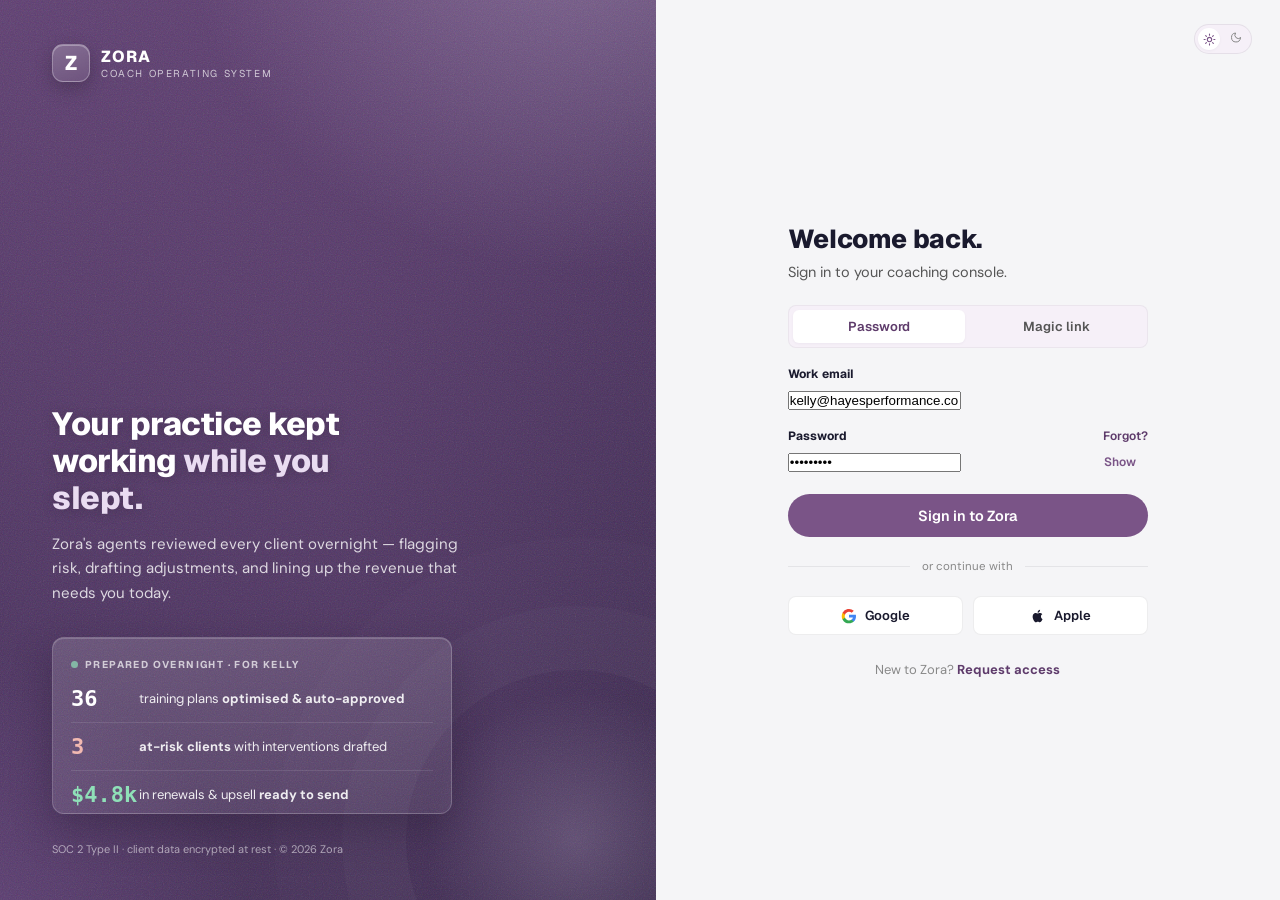
<file: Projects/efficiency-agent-mockup/outputs/login.html>
<!DOCTYPE html>
<html lang="en">

<head>
  <meta charset="UTF-8" />
  <meta name="viewport" content="width=device-width, initial-scale=1.0" />
  <title>Zora Product OS — Sign in</title>
  <link rel="preconnect" href="https://fonts.googleapis.com">
  <link rel="preconnect" href="https://fonts.gstatic.com" crossorigin>
  <link
    href="https://fonts.googleapis.com/css2?family=DM+Sans:ital,opsz,wght@0,9..40,100..1000;1,9..40,100..1000&family=Geist:wght@100..900&family=Geist+Mono:wght@400;500;600&display=swap"
    rel="stylesheet">
  <link rel="stylesheet" href="design-tokens.css?v=34" />
  <script>
    (function () {
      try {
        var s = localStorage.getItem('theme');
        document.documentElement.setAttribute('data-theme', s || 'light');
      } catch (e) {
        document.documentElement.setAttribute('data-theme', 'light');
      }
    })();
  </script>
  <style>
    body {
      min-height: 100vh;
      display: grid;
      grid-template-columns: 1.05fr 1fr;
      margin: 0;
      background: var(--paper);
      font-family: var(--font-geist);
    }

    @media (max-width: 880px) {
      body {
        grid-template-columns: 1fr
      }

      .brandside {
        display: none !important
      }
    }

    /* ---- brand side ---- */
    .brandside {
      position: relative;
      overflow: hidden;
      color: #fff;
      padding: 44px 52px;
      display: flex;
      flex-direction: column;
      background:
        radial-gradient(120% 80% at 88% -10%, rgba(214, 196, 230, .30), transparent 50%),
        radial-gradient(90% 70% at -10% 110%, rgba(126, 86, 150, .55), transparent 55%),
        radial-gradient(80% 120% at 50% 50%, rgba(120, 80, 135, .18), transparent 70%),
        linear-gradient(150deg, #5E4070 0%, #4B345E 52%, #3A2A4C 100%);
    }

    /* fine grain so the plum reads as a material, not a flat fill */
    .brandside::before {
      content: "";
      position: absolute;
      inset: 0;
      pointer-events: none;
      z-index: 0;
      opacity: .5;
      mix-blend-mode: soft-light;
      background-image: url("data:image/svg+xml,%3Csvg xmlns='http://www.w3.org/2000/svg' width='160' height='160'%3E%3Cfilter id='n'%3E%3CfeTurbulence type='fractalNoise' baseFrequency='0.85' numOctaves='2' stitchTiles='stitch'/%3E%3C/filter%3E%3Crect width='100%25' height='100%25' filter='url(%23n)'/%3E%3C/svg%3E");
    }

    /* soft corner light for depth */
    .brandside::after {
      content: "";
      position: absolute;
      right: -90px;
      bottom: -110px;
      z-index: 0;
      pointer-events: none;
      width: 340px;
      height: 340px;
      border-radius: 50%;
      background: radial-gradient(circle, rgba(224, 208, 238, .20), transparent 62%);
      box-shadow: 0 0 0 64px rgba(255, 255, 255, .018), 0 0 0 132px rgba(255, 255, 255, .012);
    }

    .brandside>* {
      position: relative;
      z-index: 1;
    }

    .bs-top {
      display: flex;
      align-items: center;
      gap: 11px;
    }

    .bs-mark {
      width: 38px;
      height: 38px;
      border-radius: 11px;
      background: linear-gradient(160deg, rgba(255, 255, 255, .22), rgba(255, 255, 255, .08));
      backdrop-filter: blur(4px);
      -webkit-backdrop-filter: blur(4px);
      border: 1px solid rgba(255, 255, 255, .28);
      display: flex;
      align-items: center;
      justify-content: center;
      font-weight: 800;
      font-family: var(--font-geist);
      font-size: 20px;
      box-shadow: 0 6px 18px rgba(0, 0, 0, .22), inset 0 1px 0 rgba(255, 255, 255, .3);
    }

    .bs-name {
      font-weight: 800;
      letter-spacing: .06em;
      font-family: var(--font-geist);
    }

    .bs-sub {
      font-size: 10px;
      letter-spacing: .16em;
      text-transform: uppercase;
      opacity: .7;
      font-family: var(--font-geist);
    }

    .bs-mid {
      margin-top: auto;
    }

    .bs-mid h2 {
      font-size: 32px;
      line-height: 1.16;
      font-weight: 800;
      letter-spacing: -.015em;
      max-width: 15ch;
      text-shadow: 0 1px 14px rgba(0, 0, 0, .18);
      font-family: var(--font-geist);
    }

    .bs-mid h2 em {
      font-style: normal;
      color: #E9DCF1;
    }

    .bs-mid p {
      margin-top: 16px;
      opacity: .8;
      font-size: 15px;
      line-height: 1.62;
      max-width: 42ch;
      font-family: var(--font-dm-sans);
    }

    /* overnight proof card */
    .proof {
      margin-top: 32px;
      background: linear-gradient(165deg, rgba(255, 255, 255, .15), rgba(255, 255, 255, .06));
      border: 1px solid rgba(255, 255, 255, .18);
      border-radius: 12px;
      padding: 6px 18px;
      max-width: 400px;
      box-shadow: 0 16px 40px rgba(28, 18, 38, .30), inset 0 1px 0 rgba(255, 255, 255, .18);
    }

    .proof .ph2 {
      font-size: 10px;
      letter-spacing: .14em;
      text-transform: uppercase;
      opacity: .7;
      font-weight: 700;
      display: flex;
      align-items: center;
      gap: 7px;
      padding: 14px 0 4px;
      font-family: var(--font-geist);
    }

    .proof .ph2 .pulse {
      width: 7px;
      height: 7px;
      border-radius: 50%;
      background: #8FE0B8;
      box-shadow: 0 0 0 0 rgba(143, 224, 184, .6);
      animation: pl 2s infinite;
    }

    @keyframes pl {
      0% {
        box-shadow: 0 0 0 0 rgba(143, 224, 184, .5)
      }

      70% {
        box-shadow: 0 0 0 8px rgba(143, 224, 184, 0)
      }

      100% {
        box-shadow: 0 0 0 0 rgba(143, 224, 184, 0)
      }
    }

    .proof .prow {
      display: flex;
      align-items: center;
      gap: 12px;
      padding: 11px 0;
      border-bottom: 1px solid rgba(255, 255, 255, .1);
    }

    .proof .prow:last-child {
      border-bottom: 0;
      padding-bottom: 0;
    }

    .proof .prow .pn {
      font-family: var(--font-geist-mono, monospace);
      font-size: 22px;
      font-weight: 700;
      width: 56px;
    }

    .proof .prow .pl {
      font-size: 13px;
      opacity: .9;
      line-height: 1.35;
      font-family: var(--font-dm-sans);
    }

    .proof .prow .pl b {
      font-weight: 700;
      opacity: 1;
    }

    .bs-foot {
      margin-top: 28px;
      font-size: 11px;
      opacity: .55;
      font-family: var(--font-dm-sans);
    }

    /* ---- form side ---- */
    .formside {
      display: flex;
      align-items: center;
      justify-content: center;
      padding: 40px;
      position: relative;
    }

    /* slide-switch theme toggle */
    .ft-theme {
      position: absolute;
      top: 24px;
      right: 28px;
      width: 58px;
      height: 30px;
      border-radius: 99px;
      border: 1px solid var(--line);
      background: var(--paper-3);
      cursor: pointer;
      padding: 0;
    }

    .ft-theme .knob {
      position: absolute;
      top: 3px;
      left: 3px;
      width: 22px;
      height: 22px;
      border-radius: 50%;
      background: var(--paper-2);
      box-shadow: var(--shadow-sm);
      display: flex;
      align-items: center;
      justify-content: center;
      color: var(--accent);
      transition: left .24s ease;
    }

    [data-theme="dark"] .ft-theme .knob {
      left: 31px;
    }

    .ft-theme .knob svg {
      width: 13px;
      height: 13px;
    }

    .ft-theme .ic-sun,
    .ft-theme .ic-moon {
      position: absolute;
      transition: opacity .2s;
    }

    .ft-theme .ic-moon {
      opacity: 0;
    }

    [data-theme="dark"] .ft-theme .ic-sun {
      opacity: 0;
    }

    [data-theme="dark"] .ft-theme .ic-moon {
      opacity: 1;
    }

    /* track icons */
    .ft-theme .trk {
      position: absolute;
      top: 50%;
      transform: translateY(-50%);
      color: var(--ink-4);
    }

    .ft-theme .trk svg {
      width: 12px;
      height: 12px;
    }

    .ft-theme .trk.s {
      left: 9px;
    }

    .ft-theme .trk.m {
      right: 9px;
    }

    .form {
      width: 100%;
      max-width: 360px;
    }

    .form h1 {
      font-size: 26px;
      font-weight: 800;
      letter-spacing: -.015em;
      color: var(--ink);
      font-family: var(--font-geist);
    }

    .form .sub {
      color: var(--ink-3);
      margin-top: 7px;
      font-size: 14.5px;
      font-family: var(--font-dm-sans);
    }

    .seg {
      display: flex;
      gap: 6px;
      background: var(--paper-3);
      border: 1px solid var(--line-soft);
      padding: 4px;
      border-radius: 8px;
      margin-top: 24px;
    }

    .seg button {
      flex: 1;
      border: 0;
      background: transparent;
      padding: 8px;
      border-radius: 6px;
      font-size: 13px;
      font-weight: 600;
      color: var(--ink-3);
      cursor: pointer;
      font-family: var(--font-geist);
      transition: all 0.15s;
    }

    .seg button.active {
      background: var(--paper-2);
      color: var(--accent-deep);
      box-shadow: var(--shadow-sm);
    }

    .lab {
      font-size: 12px;
      font-weight: 700;
      color: var(--ink-2);
      margin: 18px 0 7px;
      display: block;
      font-family: var(--font-geist);
    }

    .ipwrap {
      position: relative;
    }

    .ipwrap .pk {
      position: absolute;
      right: 12px;
      top: 50%;
      transform: translateY(-50%);
      color: var(--accent);
      font-size: 12px;
      font-weight: 600;
      cursor: pointer;
      font-family: var(--font-geist);
    }

    .forgot {
      float: right;
      font-size: 12px;
      color: var(--accent-deep);
      font-weight: 600;
      font-family: var(--font-geist);
      text-decoration: none;
    }

    .forgot:hover {
      text-decoration: underline;
    }

    .submit {
      width: 100%;
      margin-top: 22px;
      padding: 12px;
      font-size: 14.5px;
      border-radius: 99px;
      font-family: var(--font-geist);
      cursor: pointer;
    }

    .or {
      display: flex;
      align-items: center;
      gap: 12px;
      margin: 22px 0;
      color: var(--ink-4);
      font-size: 11.5px;
      font-family: var(--font-dm-sans);
    }

    .or::before,
    .or::after {
      content: "";
      flex: 1;
      height: 1px;
      background: var(--line);
    }

    .sso {
      display: grid;
      grid-template-columns: 1fr 1fr;
      gap: 10px;
    }

    .sso button {
      display: flex;
      align-items: center;
      justify-content: center;
      gap: 8px;
      padding: 10px;
      border: 1px solid var(--line);
      border-radius: 8px;
      background: var(--paper-2);
      font-weight: 600;
      font-size: 13px;
      color: var(--ink-2);
      cursor: pointer;
      font-family: var(--font-geist);
      transition: all 0.15s;
    }

    .sso button:hover {
      border-color: var(--ink-4);
      background: var(--paper-3);
    }

    .sso svg {
      width: 16px;
      height: 16px;
    }

    .signup {
      text-align: center;
      margin-top: 26px;
      font-size: 13px;
      color: var(--ink-4);
      font-family: var(--font-dm-sans);
    }

    .signup a {
      color: var(--accent-deep);
      font-weight: 700;
      text-decoration: none;
    }

    .signup a:hover {
      text-decoration: underline;
    }

    .magic-note {
      background: var(--accent-soft);
      border: 1px solid color-mix(in oklab, var(--accent) 18%, transparent);
      border-radius: 8px;
      padding: 12px 14px;
      font-size: 13px;
      color: var(--accent-deep);
      margin-top: 18px;
      display: none;
      line-height: 1.5;
      font-family: var(--font-dm-sans);
    }

    .magic-note.show {
      display: block;
      animation: rise .3s ease-out both;
    }

    @keyframes rise {
      from {
        opacity: 0;
        transform: translateY(8px);
      }

      to {
        opacity: 1;
        transform: none;
      }
    }
  </style>
</head>

<body>

  <!-- BRAND SIDE -->
  <div class="brandside">
    <div class="bs-top">
      <div class="bs-mark">Z</div>
      <div>
        <div class="bs-name">ZORA</div>
        <div class="bs-sub">Coach Operating System</div>
      </div>
    </div>

    <div class="bs-mid">
      <h2>Your practice kept working <em>while you slept.</em></h2>
      <p>Zora's agents reviewed every client overnight — flagging risk, drafting adjustments, and lining up the revenue
        that needs you today.</p>

      <div class="proof">
        <div class="ph2"><span class="pulse"></span>Prepared overnight · for Kelly</div>
        <div class="prow"><span class="pn num">36</span><span class="pl">training plans <b>optimised &amp;
              auto-approved</b></span></div>
        <div class="prow"><span class="pn num" style="color:#F2B9B1">3</span><span class="pl"><b>at-risk clients</b> with
            interventions drafted</span></div>
        <div class="prow" style="font-family: 'DM Sans';"><span class="pn num" style="color:#8FE0B8">$4.8k</span><span
            class="pl">in renewals &amp; upsell <b>ready to send</b></span></div>
      </div>
    </div>

    <div class="bs-foot">SOC 2 Type II · client data encrypted at rest · © 2026 Zora</div>
  </div>

  <!-- FORM SIDE -->
  <div class="formside">
    <button class="ft-theme" id="themeBtn" title="Toggle theme" aria-label="Toggle theme">
      <span class="trk s"><svg viewBox="0 0 24 24" fill="none" stroke="currentColor" stroke-width="2"
          stroke-linecap="round" stroke-linejoin="round">
          <circle cx="12" cy="12" r="4" />
          <path d="M12 2v2M12 20v2M4.9 4.9l1.4 1.4M17.7 17.7l1.4 1.4M2 12h2M20 12h2M4.9 19.1l1.4-1.4M17.7 6.3l1.4-1.4" />
        </svg></span>
      <span class="trk m"><svg viewBox="0 0 24 24" fill="none" stroke="currentColor" stroke-width="2"
          stroke-linecap="round" stroke-linejoin="round">
          <path d="M21 12.8A9 9 0 1 1 11.2 3 7 7 0 0 0 21 12.8z" />
        </svg></span>
      <span class="knob">
        <svg class="ic-sun" viewBox="0 0 24 24" fill="none" stroke="currentColor" stroke-width="2"
          stroke-linecap="round" stroke-linejoin="round">
          <circle cx="12" cy="12" r="4" />
          <path d="M12 2v2M12 20v2M4.9 4.9l1.4 1.4M17.7 17.7l1.4 1.4M2 12h2M20 12h2M4.9 19.1l1.4-1.4M17.7 6.3l1.4-1.4" />
        </svg>
        <svg class="ic-moon" viewBox="0 0 24 24" fill="none" stroke="currentColor" stroke-width="2"
          stroke-linecap="round" stroke-linejoin="round">
          <path d="M21 12.8A9 9 0 1 1 11.2 3 7 7 0 0 0 21 12.8z" />
        </svg>
      </span>
    </button>

    <form class="form" onsubmit="window.location.href='index.html';return false;">
      <h1>Welcome back.</h1>
      <p class="sub">Sign in to your coaching console.</p>

      <div class="seg" id="seg">
        <button type="button" class="active" data-mode="password">Password</button>
        <button type="button" data-mode="magic">Magic link</button>
      </div>

      <label class="lab">Work email</label>
      <input class="field" type="email" value="kelly@hayesperformance.co" autocomplete="username" />

      <div id="pwdBlock">
        <label class="lab">Password <a href="#" class="forgot" id="forgotLink">Forgot?</a></label>
        <div class="ipwrap">
          <input class="field" type="password" id="pwd" value="coachzora" autocomplete="current-password" />
          <span class="pk" id="pk">Show</span>
        </div>
      </div>

      <div class="magic-note" id="magicNote">
        We'll email <b>kelly@hayesperformance.co</b> a one-tap sign-in link. No password needed.
      </div>

      <button class="btn btn-primary submit" type="submit" id="submitBtn">Sign in to Zora</button>

      <div class="or">or continue with</div>
      <div class="sso">
        <button type="button" onclick="window.location.href='index.html'">
          <svg viewBox="0 0 24 24">
            <path fill="#4285F4" d="M22.5 12.2c0-.7-.1-1.4-.2-2H12v3.9h5.9a5 5 0 0 1-2.2 3.3v2.7h3.6c2.1-2 3.2-4.9 3.2-7.9z" />
            <path fill="#34A853"
              d="M12 23c2.9 0 5.4-1 7.2-2.7l-3.6-2.7c-1 .7-2.3 1.1-3.6 1.1-2.8 0-5.1-1.9-6-4.4H2.3v2.8A11 11 0 0 0 12 23z" />
            <path fill="#FBBC05" d="M6 14.3a6.6 6.6 0 0 1 0-4.2V7.3H2.3a11 11 0 0 0 0 9.8L6 14.3z" />
            <path fill="#EA4335" d="M12 5.5c1.6 0 3 .5 4.1 1.6l3.1-3.1A11 11 0 0 0 2.3 7.3L6 10.1c.9-2.6 3.2-4.6 6-4.6z" />
          </svg>
          Google
        </button>
        <button type="button" onclick="window.location.href='index.html'">
          <svg viewBox="0 0 24 24" fill="currentColor">
            <path
              d="M16.4 12.7c0-2.3 1.9-3.4 2-3.5-1.1-1.6-2.8-1.8-3.4-1.8-1.4-.1-2.8.9-3.5.9s-1.8-.8-3-.8c-1.5 0-3 .9-3.8 2.3-1.6 2.8-.4 7 1.2 9.3.8 1.1 1.7 2.4 2.9 2.3 1.2 0 1.6-.7 3-.7s1.8.7 3 .7c1.2 0 2-1.1 2.8-2.2.9-1.3 1.2-2.5 1.3-2.6-.1 0-2.5-1-2.5-3.8zM14.2 5.8c.6-.8 1-1.9.9-3-.9 0-2 .6-2.7 1.4-.6.7-1.1 1.8-.9 2.9 1 0 2-.5 2.7-1.3z" />
          </svg>
          Apple
        </button>
      </div>

      <p class="signup">New to Zora? <a href="#" id="requestLink">Request access</a></p>
    </form>
  </div>

  <script>
    document.getElementById('themeBtn').addEventListener('click', () => {
      var r = document.documentElement, n = r.getAttribute('data-theme') === 'dark' ? 'light' : 'dark';
      r.setAttribute('data-theme', n);
      try {
        localStorage.setItem('theme', n);
      } catch (e) { }
    });
    const pk = document.getElementById('pk'), pwd = document.getElementById('pwd');
    pk.addEventListener('click', () => {
      const t = pwd.type === 'password';
      pwd.type = t ? 'text' : 'password';
      pk.textContent = t ? 'Hide' : 'Show';
    });
    const seg = document.getElementById('seg'), pwdBlock = document.getElementById('pwdBlock'), magicNote = document.getElementById('magicNote'), submitBtn = document.getElementById('submitBtn');
    seg.querySelectorAll('button').forEach(b => b.addEventListener('click', () => {
      seg.querySelectorAll('button').forEach(x => x.classList.remove('active'));
      b.classList.add('active');
      const magic = b.dataset.mode === 'magic';
      pwdBlock.style.display = magic ? 'none' : 'block';
      magicNote.classList.toggle('show', magic);
      submitBtn.textContent = magic ? 'Email me a sign-in link' : 'Sign in to Zora';
    }));
    // lightweight toast
    function loginToast(msg) {
      let w = document.getElementById('lgToast');
      if (!w) {
        w = document.createElement('div');
        w.id = 'lgToast';
        w.style.cssText = 'position:fixed;left:50%;bottom:26px;transform:translateX(-50%) translateY(12px);background:var(--ink);color:var(--paper-2);font-size:13px;font-weight:600;padding:12px 18px;border-radius:12px;box-shadow:var(--shadow-lg);z-index:999;opacity:0;transition:opacity .2s,transform .2s;max-width:88vw;text-align:center;font-family:var(--font-geist);border:1px solid var(--line);';
        document.body.appendChild(w);
      }
      w.textContent = msg;
      requestAnimationFrame(() => {
        w.style.opacity = '1';
        w.style.transform = 'translateX(-50%)';
      });
      clearTimeout(w._t);
      w._t = setTimeout(() => {
        w.style.opacity = '0';
        w.style.transform = 'translateX(-50%) translateY(12px)';
      }, 3400);
    }
    document.getElementById('forgotLink').addEventListener('click', e => {
      e.preventDefault();
      loginToast('Reset link sent to kelly@hayesperformance.co');
    });
    document.getElementById('requestLink').addEventListener('click', e => {
      e.preventDefault();
      loginToast('Request received — we’ll email you an invite shortly.');
    });
  </script>
</body>

</html>
</file>
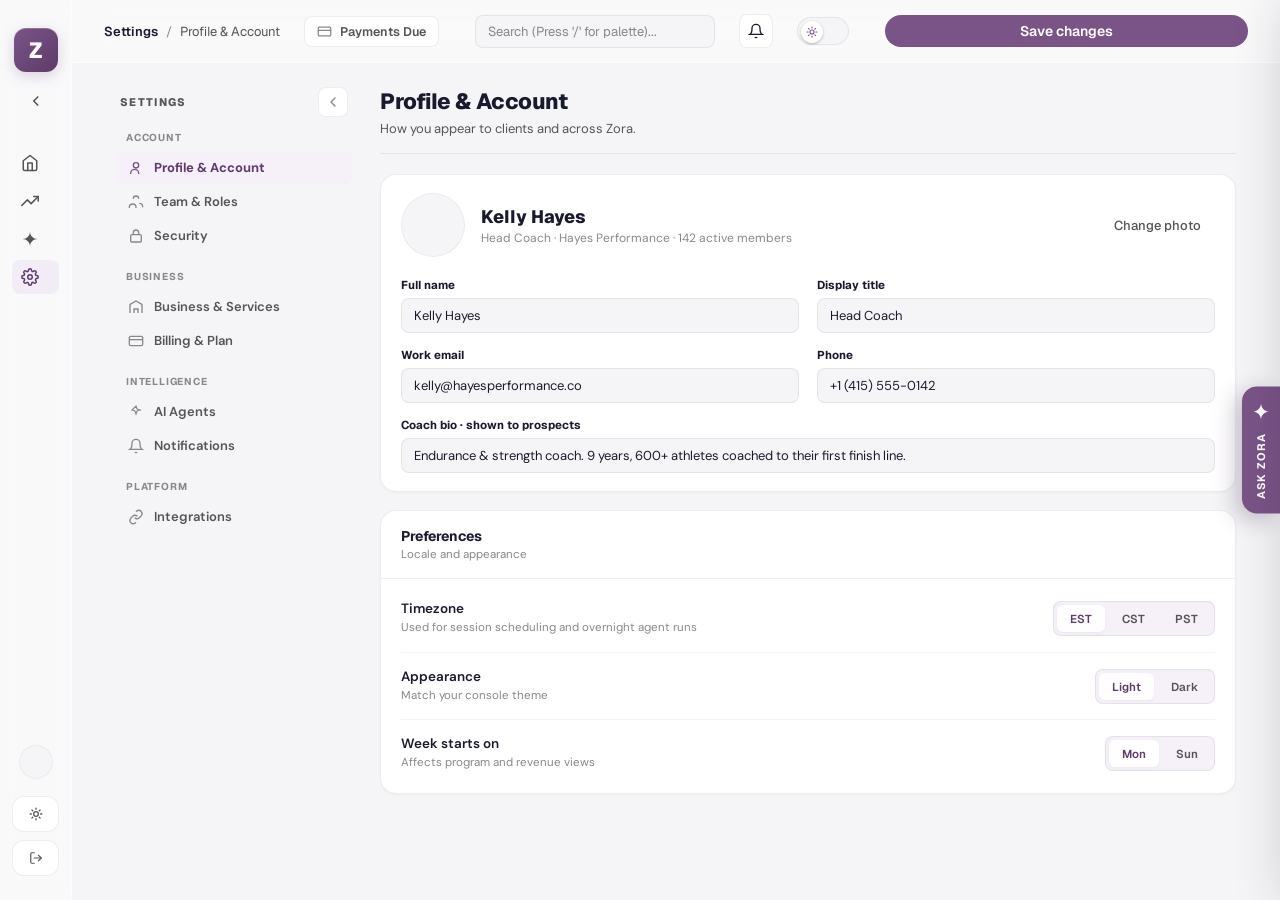
<file: Projects/efficiency-agent-mockup/outputs/settings.html>
<!DOCTYPE html>
<html lang="en">

<head>
  <meta charset="UTF-8" />
  <meta name="viewport" content="width=device-width, initial-scale=1.0" />
  <title>Zora Product OS — Settings</title>
  <link rel="preconnect" href="https://fonts.googleapis.com">
  <link rel="preconnect" href="https://fonts.gstatic.com" crossorigin>
  <link
    href="https://fonts.googleapis.com/css2?family=DM+Sans:ital,opsz,wght@0,9..40,100..1000;1,9..40,100..1000&family=Geist:wght@100..900&family=Geist+Mono:wght@400;500;600&display=swap"
    rel="stylesheet">
  <link rel="stylesheet" href="design-tokens.css?v=33">
  <script>
    // Pre-paint theme boot — avoids flash of incorrect theme
    (function () {
      try {
        var stored = localStorage.getItem('theme');
        var prefersDark = window.matchMedia && window.matchMedia('(prefers-color-scheme: dark)').matches;
        var theme = stored || (prefersDark ? 'dark' : 'light');
        document.documentElement.setAttribute('data-theme', theme);
      } catch (e) {
        document.documentElement.setAttribute('data-theme', 'light');
      }
    })();
  </script>
  <style>
    /* Layout structure matching core dashboard pages */
    body {
      display: flex;
      height: 100vh;
      overflow: hidden;
      margin: 0;
      background: var(--paper);
    }

    .main {
      flex: 1;
      min-width: 0;
      display: flex;
      flex-direction: column;
      height: 100vh;
      overflow: hidden;
    }

    /* Scrollable settings container */
    .settings-container {
      flex: 1;
      min-height: 0;
      overflow-y: auto;
      padding: var(--space-lg);
    }

    .slayout {
      display: grid;
      grid-template-columns: 236px 1fr;
      gap: 28px;
      max-width: 1120px;
      margin: 0 auto;
      width: 100%;
      transition: grid-template-columns .26s ease, gap .26s ease;
    }

    /* collapsed settings nav */
    .slayout.snav-collapsed { grid-template-columns: 58px 1fr; gap:22px; }
    .slayout.snav-collapsed .sindex-head { flex-direction:column; padding:0 0 14px; gap:0; }
    .slayout.snav-collapsed .sih-l { display:none; }
    .slayout.snav-collapsed .snav-toggle svg { transform:rotate(180deg); }
    .slayout.snav-collapsed .sgrp-l { display:none; }
    .slayout.snav-collapsed .sgrp { margin-bottom:10px; padding-top:10px; border-top:1px solid var(--line); }
    .slayout.snav-collapsed .sgrp:first-of-type { border-top:0; padding-top:0; }
    .slayout.snav-collapsed .sidx { justify-content:center; padding:10px 0; gap:0; }
    .slayout.snav-collapsed .sidx .sidx-t { display:none; }

    .sindex {
      position: sticky;
      top: 0;
      align-self: start;
    }

    .sgrp {
      margin-bottom: 18px;
    }

    .sgrp-l {
      font-size: 10px;
      letter-spacing: .08em;
      text-transform: uppercase;
      color: var(--ink-4);
      font-weight: 700;
      padding: 0 10px 7px;
      font-family: var(--font-geist);
    }

    .sidx {
      display: flex;
      align-items: center;
      gap: 10px;
      padding: 8px 12px;
      border-radius: 8px;
      font-size: 13px;
      font-weight: 600;
      color: var(--ink-3);
      cursor: pointer;
      margin-bottom: 1px;
      transition: all 0.15s;
      font-family: var(--font-dm-sans);
    }

    .sidx svg {
      width: 16px;
      height: 16px;
      color: var(--ink-4);
      flex: none;
    }

    .sidx:hover {
      background: var(--paper-3);
      color: var(--ink);
    }

    .sidx.active {
      background: var(--accent-soft);
      color: var(--accent-deep);
      font-weight: 700;
    }

    [data-theme="dark"] .sidx.active {
      color: var(--accent-soft);
      background: rgba(122, 84, 135, 0.22);
    }

    .sidx.active svg {
      color: var(--accent);
    }

    /* Panels configuration */
    .panel {
      display: none;
      animation: panelEntrance 0.3s cubic-bezier(0.23, 1, 0.32, 1);
    }

    .panel.active {
      display: block;
    }

    @keyframes panelEntrance {
      from {
        opacity: 0;
        transform: translateY(8px) scale(0.985);
      }

      to {
        opacity: 1;
        transform: translateY(0) scale(1);
      }
    }

    .pgh {
      margin-bottom: 8px;
    }

    .pgh h1 {
      font-size: 22px;
      font-weight: 800;
      letter-spacing: -.02em;
      font-family: var(--font-geist);
      color: var(--ink);
    }

    .pgh p {
      color: var(--ink-3);
      margin-top: 5px;
      font-size: 13px;
      font-family: var(--font-dm-sans);
    }

    .ph-hr {
      margin: 16px 0 20px;
      border: 0;
      border-top: 1px solid var(--line);
    }

    /* Settings card styling */
    .scard {
      background: var(--paper-2);
      border: 1px solid var(--line);
      border-radius: 16px;
      box-shadow: var(--shadow-sm);
      margin-bottom: 18px;
      overflow: hidden;
    }

    .scard-h {
      padding: 16px 20px;
      border-bottom: 1px solid var(--line);
      display: flex;
      align-items: center;
      gap: 12px;
    }

    .scard-h .t {
      font-weight: 700;
      font-size: 14px;
      font-family: var(--font-geist);
      color: var(--ink);
    }

    .scard-h .d {
      font-size: 11.5px;
      color: var(--ink-4);
      margin-top: 2px;
      font-family: var(--font-dm-sans);
    }

    .scard-b {
      padding: 6px 20px;
    }

    .row {
      display: flex;
      align-items: center;
      gap: 16px;
      padding: 15px 0;
      border-bottom: 1px solid var(--line-soft);
    }

    .row:last-child {
      border-bottom: 0;
    }

    .row .ri {
      flex: 1;
      min-width: 0;
    }

    .row .rt {
      font-weight: 600;
      font-size: 13.5px;
      color: var(--ink);
      font-family: var(--font-dm-sans);
    }

    .row .rd {
      font-size: 11.5px;
      color: var(--ink-4);
      margin-top: 3px;
      line-height: 1.45;
      font-family: var(--font-dm-sans);
    }

    /* Switch toggles */
    .tog {
      width: 42px;
      height: 24px;
      border-radius: 99px;
      background: var(--line);
      position: relative;
      cursor: pointer;
      flex: none;
      transition: background .2s;
    }

    .tog::after {
      content: "";
      position: absolute;
      top: 3px;
      left: 3px;
      width: 18px;
      height: 18px;
      border-radius: 50%;
      background: #fff;
      box-shadow: var(--shadow-sm);
      transition: left .2s;
    }

    .tog.on {
      background: var(--accent);
    }

    .tog.on::after {
      left: 21px;
    }

    /* Segmented selections */
    .seg3 {
      display: flex;
      gap: 4px;
      background: var(--paper-3);
      border: 1px solid var(--line);
      padding: 3px;
      border-radius: 8px;
    }

    .seg3 button {
      border: 0;
      background: transparent;
      padding: 6px 13px;
      border-radius: 6px;
      font-size: 11.5px;
      font-weight: 600;
      color: var(--ink-3);
      cursor: pointer;
      font-family: var(--font-geist);
      transition: all 0.15s;
    }

    .seg3 button.active {
      background: var(--paper-2);
      color: var(--accent-deep);
      box-shadow: var(--shadow-sm);
    }

    [data-theme="dark"] .seg3 button.active {
      color: var(--accent-soft);
      background: rgba(122, 84, 135, 0.4);
    }

    /* profile head details */
    .profhead {
      display: flex;
      align-items: center;
      gap: 16px;
      padding: 12px 0 20px;
    }

    .profhead .ed {
      margin-left: auto;
    }

    .ff {
      display: grid;
      grid-template-columns: 1fr 1fr;
      gap: 14px 18px;
      padding-bottom: 12px;
    }

    .ff .fcol {
      display: flex;
      flex-direction: column;
      gap: 6px;
    }

    .ff .fcol.full {
      grid-column: 1/-1;
    }

    .ff label {
      font-size: 11.5px;
      font-weight: 700;
      color: var(--ink-2);
      font-family: var(--font-geist);
    }

    .field {
      width: 100%;
      border: 1px solid var(--line);
      border-radius: 8px;
      padding: 8px 12px;
      font-size: 13px;
      background: var(--paper);
      color: var(--ink);
      font-family: var(--font-dm-sans);
      outline: none;
    }

    .field:focus {
      border-color: var(--accent);
    }

    /* agent options autonomy sliders */
    .agent {
      display: flex;
      gap: 16px;
      padding: 18px 0;
      border-bottom: 1px solid var(--line-soft);
    }

    .agent:last-child {
      border-bottom: 0;
    }

    .agent .aic {
      width: 40px;
      height: 40px;
      border-radius: 10px;
      display: flex;
      align-items: center;
      justify-content: center;
      flex: none;
    }

    .agent .aic svg {
      width: 20px;
      height: 20px;
    }

    .agent .abody {
      flex: 1;
    }

    .agent .an {
      font-weight: 700;
      display: flex;
      align-items: center;
      gap: 9px;
      font-size: 13.5px;
      color: var(--ink);
      font-family: var(--font-geist);
    }

    .agent .ad {
      font-size: 12px;
      color: var(--ink-3);
      margin-top: 4px;
      line-height: 1.5;
      font-family: var(--font-dm-sans);
    }

    .auto {
      margin-top: 13px;
      background: var(--paper-3);
      border: 1px solid var(--line-soft);
      border-radius: 10px;
      padding: 13px;
    }

    .auto .al {
      font-size: 11.5px;
      font-weight: 700;
      display: flex;
      justify-content: space-between;
      margin-bottom: 10px;
      font-family: var(--font-geist);
      color: var(--ink-2);
    }

    .auto .al b {
      color: var(--accent-deep);
      font-family: var(--font-geist-mono, monospace);
    }

    [data-theme="dark"] .auto .al b {
      color: var(--accent-soft);
    }

    .slider {
      height: 6px;
      border-radius: 99px;
      background: var(--line);
      position: relative;
    }

    .slider .fill {
      position: absolute;
      left: 0;
      top: 0;
      bottom: 0;
      border-radius: 99px;
      background: var(--accent);
    }

    .slider .knob {
      position: absolute;
      top: 50%;
      width: 14px;
      height: 14px;
      border-radius: 50%;
      background: #fff;
      border: 2.2px solid var(--accent);
      transform: translate(-50%, -50%);
      box-shadow: var(--shadow-sm);
    }

    .auto .ticks {
      display: flex;
      justify-content: space-between;
      font-size: 9.5px;
      color: var(--ink-4);
      margin-top: 8px;
      font-family: var(--font-geist);
      font-weight: 500;
    }

    /* integrations cards */
    .intg {
      display: grid;
      grid-template-columns: 1fr 1fr;
      gap: 14px;
    }

    .icard {
      background: var(--paper-2);
      border: 1px solid var(--line);
      border-radius: 12px;
      padding: 15px;
      box-shadow: var(--shadow-sm);
      display: flex;
      gap: 12px;
      align-items: flex-start;
      transition: all 0.15s;
    }

    .icard:hover {
      box-shadow: var(--shadow-md);
      border-color: var(--line-soft);
    }

    .icard .ilogo {
      width: 36px;
      height: 36px;
      border-radius: 8px;
      display: flex;
      align-items: center;
      justify-content: center;
      font-weight: 800;
      color: #fff;
      flex: none;
      font-size: 14px;
      font-family: var(--font-geist);
    }

    .icard .it {
      font-weight: 700;
      font-size: 13.5px;
      color: var(--ink);
      font-family: var(--font-geist);
    }

    .icard .id {
      font-size: 11.5px;
      color: var(--ink-4);
      margin-top: 3px;
      line-height: 1.4;
      font-family: var(--font-dm-sans);
    }

    .icard .ist {
      margin-top: 10px;
    }

    /* role table styles */
    .rtable {
      width: 100%;
      border-collapse: collapse;
      margin-top: 8px;
    }

    .rtable th {
      text-align: left;
      font-size: 9.5px;
      letter-spacing: .08em;
      text-transform: uppercase;
      color: var(--ink-4);
      font-weight: 700;
      padding: 0 0 11px;
      border-bottom: 1px solid var(--line);
      font-family: var(--font-geist);
    }

    .rtable td {
      padding: 13px 0;
      border-bottom: 1px solid var(--line-soft);
      font-size: 13px;
      color: var(--ink-2);
      font-family: var(--font-dm-sans);
    }

    .rtable tr:last-child td {
      border-bottom: 0;
    }

    .rtable td:last-child,
    .rtable th:last-child {
      text-align: right;
    }

    .uc {
      display: flex;
      align-items: center;
      gap: 10px;
    }

    .uc .un {
      font-weight: 600;
      color: var(--ink);
    }

    .uc .ue {
      font-size: 11px;
      color: var(--ink-4);
    }

    /* billing & subscriptions info */
    .plan {
      background: var(--accent-soft);
      border: 1px solid color-mix(in oklab, var(--accent) 18%, transparent);
      border-radius: 12px;
      padding: 18px;
      display: flex;
      align-items: center;
      gap: 16px;
    }

    .plan .pname {
      font-size: 16px;
      font-weight: 800;
      color: var(--accent-deep);
      font-family: var(--font-geist);
    }

    [data-theme="dark"] .plan .pname {
      color: var(--accent-soft);
    }

    .plan .pp {
      font-size: 12px;
      color: var(--accent-deep);
      opacity: .85;
      margin-top: 3px;
      font-family: var(--font-dm-sans);
    }

    [data-theme="dark"] .plan .pp {
      color: var(--accent-soft);
    }

    .plan .pamt {
      margin-left: auto;
      text-align: right;
    }

    .plan .pamt .v {
      font-family: var(--font-geist-mono, monospace);
      font-size: 24px;
      font-weight: 700;
      color: var(--ink);
    }

    .plan .pamt .u {
      font-size: 11px;
      color: var(--ink-4);
      font-family: var(--font-dm-sans);
    }

    .usage {
      display: grid;
      grid-template-columns: repeat(3, 1fr);
      gap: 14px;
      margin-top: 16px;
    }

    .ub {
      background: var(--paper-3);
      border: 1px solid var(--line-soft);
      border-radius: 12px;
      padding: 14px;
    }

    .ub .uv {
      font-family: var(--font-geist-mono, monospace);
      font-size: 18px;
      font-weight: 700;
      color: var(--ink);
    }

    .ub .ul {
      font-size: 11.5px;
      color: var(--ink-4);
      font-family: var(--font-dm-sans);
      margin-top: 2px;
    }

    @media (max-width:920px) {
      .slayout {
        grid-template-columns: 1fr
      }

      .sindex {
        position: static
      }

      .ff,
      .intg {
        grid-template-columns: 1fr
      }
    }
  </style>
</head>

<body>

  <!-- =================== SIDEBAR =================== -->
  <aside class="sidebar">
    <div class="brand" style="display: flex; align-items: center; justify-content: space-between; width: 100%;">
      <div style="display: flex; align-items: center; gap: 10px;">
        <div class="brand-mark">Z</div>
        <div class="brand-text">
          <div class="brand-name">ZORA</div>
          <div class="brand-sub">COACH OS</div>
        </div>
      </div>
      <button class="sidebar-toggle-btn" id="sidebar-toggle"
        style="background: transparent; border: 0; color: var(--ink-3); cursor: pointer; padding: 4px; display: flex; align-items: center; justify-content: center; transition: transform 0.25s;"
        title="Expand Sidebar">
        <svg width="18" height="18" viewBox="0 0 24 24" fill="none" stroke="currentColor" stroke-width="2">
          <polyline points="9 18 15 12 9 6"></polyline>
        </svg>
      </button>
    </div>

    <div class="nav-section">
      <div class="nav-item" onclick="window.location.href='index.html'">
        <svg width="18" height="18" viewBox="0 0 24 24" fill="none" stroke="currentColor" stroke-width="2" stroke-linecap="round" stroke-linejoin="round">
          <path d="M3 9l9-7 9 7v11a2 2 0 0 1-2 2H5a2 2 0 0 1-2-2z"></path>
          <polyline points="9 22 9 12 15 12 15 22"></polyline>
        </svg>
        <span>Home</span>
      </div>
      <div class="nav-item" onclick="window.location.href='growth.html'">
        <svg width="18" height="18" viewBox="0 0 24 24" fill="none" stroke="currentColor" stroke-width="2" stroke-linecap="round" stroke-linejoin="round">
          <polyline points="23 6 13.5 15.5 8.5 10.5 1 18"></polyline>
          <polyline points="17 6 23 6 23 12"></polyline>
        </svg>
        <span>Growth Agent</span>
      </div>
      <div class="nav-item" onclick="window.location.href='copilot.html'">
        <svg width="18" height="18" viewBox="0 0 24 24" fill="none" stroke="currentColor" stroke-width="2" stroke-linecap="round" stroke-linejoin="round">
          <path d="M12 2c0 5.523 4.477 10 10 10-5.523 0-10 4.477-10 10 0-5.523-4.477-10-10-10 5.523 0 10-4.477 10-10z" fill="currentColor" stroke="none"></path>
        </svg>
        <span>Ask Zora</span>
      </div>
      <div class="nav-item active" onclick="window.location.href='settings.html'">
        <svg width="18" height="18" viewBox="0 0 24 24" fill="none" stroke="currentColor" stroke-width="2" stroke-linecap="round" stroke-linejoin="round">
          <circle cx="12" cy="12" r="3"></circle>
          <path d="M19.4 15a1.65 1.65 0 0 0 .33 1.82l.06.06a2 2 0 1 1-2.83 2.83l-.06-.06a1.65 1.65 0 0 0-1.82-.33 1.65 1.65 0 0 0-1 1.51V21a2 2 0 0 1-4 0v-.09A1.65 1.65 0 0 0 9 19.4a1.65 1.65 0 0 0-1.82.33l-.06.06a2 2 0 1 1-2.83-2.83l.06-.06a1.65 1.65 0 0 0 .33-1.82 1.65 1.65 0 0 0-1.51-1H3a2 2 0 0 1 0-4h.09A1.65 1.65 0 0 0 4.6 9a1.65 1.65 0 0 0-.33-1.82l-.06-.06a2 2 0 1 1 2.83-2.83l.06.06a1.65 1.65 0 0 0 1.82.33H9a1.65 1.65 0 0 0 1-1.51V3a2 2 0 0 1 4 0v.09a1.65 1.65 0 0 0 1 1.51 1.65 1.65 0 0 0 1.82-.33l.06-.06a2 2 0 1 1 2.83 2.83l-.06.06a1.65 1.65 0 0 0-.33 1.82V9a1.65 1.65 0 0 0 1.51 1H21a2 2 0 0 1 0 4h-.09a1.65 1.65 0 0 0-1.51 1z"></path>
        </svg>
        <span>Settings</span>
      </div>
    </div>

    <div style="margin-top: auto; display: flex; flex-direction: column; gap: 8px;">
      <div class="coach-card">
        <div class="avatar">JH</div>
        <div class="coach-info">
          <div class="coach-name">Jordan Hayes</div>
          <div class="coach-meta">142 active members</div>
        </div>
      </div>
      <button id="theme-toggle" class="sidebar-theme-btn">
        <svg width="14" height="14" viewBox="0 0 24 24" fill="none" stroke="currentColor" stroke-width="2.2" stroke-linecap="round" stroke-linejoin="round">
          <circle cx="12" cy="12" r="4"></circle>
          <path d="M12 2v2M12 20v2M4.93 4.93l1.41 1.41M17.66 17.66l1.41 1.41M2 12h2M20 12h2M4.93 19.07l1.41-1.41M17.66 6.34l1.41-1.41"></path>
        </svg>
        <span>Theme</span>
      </button>
      <button onclick="window.location.href='login.html'" class="sidebar-logout-btn">
        <svg width="14" height="14" viewBox="0 0 24 24" fill="none" stroke="currentColor" stroke-width="2" stroke-linecap="round" stroke-linejoin="round">
          <path d="M9 21H5a2 2 0 0 1-2-2V5a2 2 0 0 1 2-2h4"></path>
          <polyline points="16 17 21 12 16 7"></polyline>
          <line x1="21" y1="12" x2="9" y2="12"></line>
        </svg>
        <span>Logout</span>
      </button>
    </div>
  </aside>

  <!-- =================== MAIN =================== -->
  <main class="main">

    <!-- Topbar -->
    <div class="topbar">
      <div class="crumbs">
        <strong>Settings</strong>
        <span class="sep">/</span>
        <span id="crumb">Profile &amp; Account</span>
      </div>

      <button onclick="window.location.href='index.html?roster=open'" style="margin-right: 12px; display: inline-flex; align-items: center; gap: 8px; padding: 6px 12px; background: var(--paper-2); border: 1px solid var(--line); border-radius: 8px; color: var(--ink-3); font-family: var(--font-geist); font-size: 12.5px; font-weight: 600; cursor: pointer; transition: all 0.15s;">
        <svg width="15" height="15" viewBox="0 0 24 24" fill="none" stroke="currentColor" stroke-width="2" stroke-linecap="round" stroke-linejoin="round" aria-hidden="true" style="color: var(--ink-4);">
          <rect x="2" y="5" width="20" height="14" rx="2"></rect>
          <line x1="2" y1="10" x2="22" y2="10"></line>
        </svg>
        <span>Payments Due</span>
      </button>

      <input class="search" id="topbar-search-trigger" placeholder="Search (Press '/' for palette)..." readonly
        style="cursor:pointer;" />

      <button class="icon-btn" title="Notifications">
        <svg width="16" height="16" viewBox="0 0 24 24" fill="none" stroke="currentColor" stroke-width="2">
          <path d="M6 8a6 6 0 0 1 12 0c0 7 3 9 3 9H3s3-2 3-9" />
          <path d="M10.3 21a1.94 1.94 0 0 0 3.4 0" />
        </svg>
      </button>

      <button type="button" id="theme-toggle" class="theme-toggle" role="switch" aria-checked="false"
        aria-label="Toggle dark mode" title="Toggle dark mode">
        <span class="theme-toggle__thumb" aria-hidden="true">
          <svg class="icon-sun" viewBox="0 0 24 24" fill="none" stroke="currentColor" stroke-width="2.2"
            stroke-linecap="round" stroke-linejoin="round">
            <circle cx="12" cy="12" r="4" />
            <path
              d="M12 2v2M12 20v2M4.93 4.93l1.41 1.41M17.66 17.66l1.41 1.41M2 12h2M20 12h2M4.93 19.07l1.41-1.41M17.66 6.34l1.41-1.41" />
          </svg>
          <svg class="icon-moon" viewBox="0 0 24 24" fill="none" stroke="currentColor" stroke-width="2.2"
            stroke-linecap="round" stroke-linejoin="round">
            <path d="M21 12.79A9 9 0 1 1 11.21 3 7 7 0 0 0 21 12.79z" />
          </svg>
        </span>
      </button>

      <button class="btn btn-primary btn-sm" id="global-save-changes-btn" style="margin-left:12px; border-radius:99px; padding: 7px 16px;">Save changes</button>
    </div>

    <!-- SETTINGS PANELS CONTAINER -->
    <div class="settings-container" data-screen-label="Settings">
      <div class="slayout">

        <!-- INDEX SIDEBAR (Middle-Left) -->
        <aside class="sindex">
          <div class="sindex-head" style="display:flex; align-items:center; gap:8px; padding:0 4px 14px;">
            <span class="sih-l" style="font-size:11px; letter-spacing:.12em; text-transform:uppercase; color:var(--ink-3); font-weight:800; flex:1; min-width:0; white-space:nowrap; overflow:hidden;">Settings</span>
            <button class="snav-toggle" id="snavToggle" title="Collapse menu" aria-label="Collapse menu" style="width:30px; height:30px; flex:none; border:1px solid var(--line); background:var(--paper-2); color:var(--ink-4); border-radius:8px; display:flex; align-items:center; justify-content:center; transition:color .14s, border-color .14s, background .14s; cursor:pointer;"><svg viewBox="0 0 24 24" fill="none" stroke="currentColor" stroke-width="2" stroke-linecap="round" stroke-linejoin="round" style="width:16px; height:16px; transition:transform .26s;"><path d="M15 6l-6 6 6 6"/></svg></button>
          </div>
          <div class="sgrp">
            <div class="sgrp-l">Account</div>
            <div class="sidx active" data-p="profile">
              <svg viewBox="0 0 24 24" fill="none" stroke="currentColor" stroke-width="2">
                <circle cx="12" cy="8" r="4" />
                <path d="M4 21v-1a6 6 0 0 1 12 0v1" />
              </svg><span class="sidx-t">Profile &amp; Account</span>
            </div>
            <div class="sidx" data-p="team">
              <svg viewBox="0 0 24 24" fill="none" stroke="currentColor" stroke-width="2">
                <path d="M16 7a4 4 0 1 0-8 0M2 21v-1a5 5 0 0 1 10 0v1M17 14a5 5 0 0 1 5 5v1" />
              </svg><span class="sidx-t">Team &amp; Roles</span>
            </div>
            <div class="sidx" data-p="security">
              <svg viewBox="0 0 24 24" fill="none" stroke="currentColor" stroke-width="2">
                <rect x="4" y="10" width="16" height="11" rx="2" />
                <path d="M8 10V7a4 4 0 0 1 8 0v3" />
              </svg><span class="sidx-t">Security</span>
            </div>
          </div>
          <div class="sgrp">
            <div class="sgrp-l">Business</div>
            <div class="sidx" data-p="business">
              <svg viewBox="0 0 24 24" fill="none" stroke="currentColor" stroke-width="2">
                <path d="M3 21V8l9-5 9 5v13M9 21v-6h6v6" />
              </svg><span class="sidx-t">Business &amp; Services</span>
            </div>
            <div class="sidx" data-p="billing">
              <svg viewBox="0 0 24 24" fill="none" stroke="currentColor" stroke-width="2">
                <rect x="2" y="5" width="20" height="14" rx="2" />
                <path d="M2 10h20" />
              </svg><span class="sidx-t">Billing &amp; Plan</span>
            </div>
          </div>
          <div class="sgrp">
            <div class="sgrp-l">Intelligence</div>
            <div class="sidx" data-p="agents">
              <svg viewBox="0 0 24 24" fill="none" stroke="currentColor" stroke-width="1.8">
                <path d="M12 3l1.6 4.6L18 9l-4.4 1.4L12 15l-1.6-4.6L6 9z" />
              </svg><span class="sidx-t">AI Agents</span>
            </div>
            <div class="sidx" data-p="notifications">
              <svg viewBox="0 0 24 24" fill="none" stroke="currentColor" stroke-width="2">
                <path d="M6 8a6 6 0 0 1 12 0c0 7 3 9 3 9H3s3-2 3-9" />
                <path d="M10.3 21a1.9 1.9 0 0 0 3.4 0" />
              </svg><span class="sidx-t">Notifications</span>
            </div>
          </div>
          <div class="sgrp">
            <div class="sgrp-l">Platform</div>
            <div class="sidx" data-p="integrations">
              <svg viewBox="0 0 24 24" fill="none" stroke="currentColor" stroke-width="2">
                <path d="M10 13a5 5 0 0 0 7 0l3-3a5 5 0 0 0-7-7l-1 1" />
                <path d="M14 11a5 5 0 0 0-7 0l-3 3a5 5 0 0 0 7 7l1-1" />
              </svg><span class="sidx-t">Integrations</span>
            </div>
          </div>
        </aside>

        <!-- PANEL CONFIG WORKSPACE (Right-Pane) -->
        <div class="spanels">

          <!-- PROFILE PANEL -->
          <section class="panel active" data-panel="profile">
            <div class="pgh">
              <h1>Profile &amp; Account</h1>
              <p>How you appear to clients and across Zora.</p>
            </div>
            <hr class="ph-hr" />
            <div class="scard">
              <div class="scard-b">
                <div class="profhead">
                  <div class="avatar lg" style="width:64px;height:64px;font-size:20px">KH</div>
                  <div>
                    <div style="font-weight:800;font-size:18px; color: var(--ink);">Kelly Hayes</div>
                    <div style="font-size:12px;color:var(--ink-4); font-family: var(--font-dm-sans); margin-top:2px;">Head Coach · Hayes Performance · 142 active members</div>
                  </div>
                  <button class="btn btn-ghost btn-sm ed">Change photo</button>
                </div>
                <div class="ff">
                  <div class="fcol"><label>Full name</label><input class="field" value="Kelly Hayes" /></div>
                  <div class="fcol"><label>Display title</label><input class="field" value="Head Coach" /></div>
                  <div class="fcol"><label>Work email</label><input class="field" value="kelly@hayesperformance.co" /></div>
                  <div class="fcol"><label>Phone</label><input class="field" value="+1 (415) 555-0142" /></div>
                  <div class="fcol full"><label>Coach bio · shown to prospects</label><input class="field"
                      value="Endurance & strength coach. 9 years, 600+ athletes coached to their first finish line." /></div>
                </div>
              </div>
            </div>
            <div class="scard">
              <div class="scard-h">
                <div>
                  <div class="t">Preferences</div>
                  <div class="d">Locale and appearance</div>
                </div>
              </div>
              <div class="scard-b">
                <div class="row">
                  <div class="ri">
                    <div class="rt">Timezone</div>
                    <div class="rd">Used for session scheduling and overnight agent runs</div>
                  </div>
                  <div class="seg3"><button class="active">EST</button><button>CST</button><button>PST</button></div>
                </div>
                <div class="row">
                  <div class="ri">
                    <div class="rt">Appearance</div>
                    <div class="rd">Match your console theme</div>
                  </div>
                  <div class="seg3" id="theme-seg-control"><button id="theme-seg-light">Light</button><button id="theme-seg-dark">Dark</button></div>
                </div>
                <div class="row">
                  <div class="ri">
                    <div class="rt">Week starts on</div>
                    <div class="rd">Affects program and revenue views</div>
                  </div>
                  <div class="seg3"><button class="active">Mon</button><button>Sun</button></div>
                </div>
              </div>
            </div>
          </section>

          <!-- TEAM PANEL -->
          <section class="panel" data-panel="team">
            <div class="pgh">
              <h1>Team &amp; Roles</h1>
              <p>Invite coaches and assistants, control who sees what.</p>
            </div>
            <hr class="ph-hr" />
            <div class="scard">
              <div class="scard-h">
                <div>
                  <div class="t">Members</div>
                  <div class="d">3 of 5 seats used on Studio plan</div>
                </div><button class="btn btn-primary btn-sm" style="margin-left:auto">Invite member</button>
              </div>
              <div class="scard-b">
                <table class="rtable">
                  <thead>
                    <tr>
                      <th>Member</th>
                      <th>Role</th>
                      <th>Clients</th>
                      <th>Status</th>
                    </tr>
                  </thead>
                  <tbody>
                    <tr>
                      <td>
                        <div class="uc">
                          <div class="avatar sm">KH</div>
                          <div>
                            <div class="un">Kelly Hayes</div>
                            <div class="ue">kelly@hayesperformance.co</div>
                          </div>
                        </div>
                      </td>
                      <td><span class="pill" style="background:var(--accent-soft); color:var(--accent-deep); border:1px solid color-mix(in oklab, var(--accent) 16%, transparent); font-weight:700;">Owner</span></td>
                      <td class="num">142</td>
                      <td style="text-align:right"><span class="pill" style="background:var(--ok-soft); color:var(--ok); font-weight: 600;"><span class="dot" style="display:inline-block; width:6px; height:6px; background:var(--ok); border-radius:50%; margin-right:4px;"></span>Active</span></td>
                    </tr>
                    <tr>
                      <td>
                        <div class="uc">
                          <div class="avatar sm">TB</div>
                          <div>
                            <div class="un">Tyler Brooks</div>
                            <div class="ue">tyler@hayesperformance.co</div>
                          </div>
                        </div>
                      </td>
                      <td><span class="pill">Coach</span></td>
                      <td class="num">38</td>
                      <td style="text-align:right"><span class="pill" style="background:var(--ok-soft); color:var(--ok); font-weight: 600;"><span class="dot" style="display:inline-block; width:6px; height:6px; background:var(--ok); border-radius:50%; margin-right:4px;"></span>Active</span></td>
                    </tr>
                    <tr>
                      <td>
                        <div class="uc">
                          <div class="avatar sm">HC</div>
                          <div>
                            <div class="un">Hannah Cole</div>
                            <div class="ue">hannah@hayesperformance.co</div>
                          </div>
                        </div>
                      </td>
                      <td><span class="pill">Assistant</span></td>
                      <td class="num">—</td>
                      <td style="text-align:right"><span class="pill" style="background:var(--warn-soft); color:var(--warn); font-weight: 600;"><span class="dot" style="display:inline-block; width:6px; height:6px; background:var(--warn); border-radius:50%; margin-right:4px;"></span>Invited</span></td>
                    </tr>
                  </tbody>
                </table>
              </div>
            </div>
            <div class="scard">
              <div class="scard-h">
                <div>
                  <div class="t">Role permissions</div>
                  <div class="d">What each role can do</div>
                </div>
              </div>
              <div class="scard-b">
                <div class="row">
                  <div class="ri">
                    <div class="rt">Coaches can approve AI drafts</div>
                    <div class="rd">Review &amp; send agent-generated plans for their own clients</div>
                  </div>
                  <div class="tog on"></div>
                </div>
                <div class="row">
                  <div class="ri">
                    <div class="rt">Coaches can see revenue</div>
                    <div class="rd">Access Growth Agent and billing figures</div>
                  </div>
                  <div class="tog"></div>
                </div>
                <div class="row">
                  <div class="ri">
                    <div class="rt">Assistants can message clients</div>
                    <div class="rd">Send approved messages on your behalf</div>
                  </div>
                  <div class="tog on"></div>
                </div>
              </div>
            </div>
          </section>

          <!-- SECURITY PANEL -->
          <section class="panel" data-panel="security">
            <div class="pgh">
              <h1>Security</h1>
              <p>Protect your account and your clients' data.</p>
            </div>
            <hr class="ph-hr" />
            <div class="scard">
              <div class="scard-b">
                <div class="row">
                  <div class="ri">
                    <div class="rt">Password</div>
                    <div class="rd">Last changed 3 months ago</div>
                  </div><button class="btn btn-ghost btn-sm">Change</button>
                </div>
                <div class="row">
                  <div class="ri">
                    <div class="rt">Two-factor authentication</div>
                    <div class="rd">Authenticator app · required for revenue access</div>
                  </div>
                  <span class="pill" style="background:var(--ok-soft); color:var(--ok); font-weight: 600;"><span class="dot" style="display:inline-block; width:6px; height:6px; background:var(--ok); border-radius:50%; margin-right:4px;"></span>On</span>
                </div>
                <div class="row">
                  <div class="ri">
                    <div class="rt">Active sessions</div>
                    <div class="rd">2 devices · MacBook Pro (this), iPhone 15</div>
                  </div><button class="btn btn-ghost btn-sm">Manage</button>
                </div>
                <div class="row">
                  <div class="ri">
                    <div class="rt">Client data export</div>
                    <div class="rd">Download all client records (GDPR)</div>
                  </div><button class="btn btn-ghost btn-sm">Request export</button>
                </div>
              </div>
            </div>
          </section>

          <!-- BUSINESS PANEL -->
          <section class="panel" data-panel="business">
            <div class="pgh">
              <h1>Business &amp; Services</h1>
              <p>Your coaching packages, pricing, and how clients pay.</p>
            </div>
            <hr class="ph-hr" />
            <div class="scard">
              <div class="scard-h">
                <div>
                  <div class="t">Coaching packages</div>
                  <div class="d">Growth Agent uses these for renewal &amp; upsell forecasting</div>
                </div><button class="btn btn-primary btn-sm" style="margin-left:auto">Add package</button>
              </div>
              <div class="scard-b">
                <div class="row">
                  <div class="ri">
                    <div class="rt">1:1 Online Coaching <span class="pill" style="background:var(--ok-soft); color:var(--ok); font-size:9.5px; padding: 2px 7px; font-weight:600; margin-left:6px;">Most popular</span></div>
                    <div class="rd">Monthly · programming + weekly check-ins · 86 active</div>
                  </div>
                  <div style="font-family:var(--font-geist-mono, monospace);font-weight:700; color:var(--ink);">$360<span style="font-size:11px;color:var(--ink-4)">/mo</span></div>
                </div>
                <div class="row">
                  <div class="ri">
                    <div class="rt">Hybrid Coaching</div>
                    <div class="rd">Programming + nutrition · 41 active</div>
                  </div>
                  <div style="font-family:var(--font-geist-mono, monospace);font-weight:700; color:var(--ink);">$240<span style="font-size:11px;color:var(--ink-4)">/mo</span></div>
                </div>
                <div class="row">
                  <div class="ri">
                    <div class="rt">Self-Guided + App</div>
                    <div class="rd">App-only program · 15 active</div>
                  </div>
                  <div style="font-family:var(--font-geist-mono, monospace);font-weight:700; color:var(--ink);">$90<span style="font-size:11px;color:var(--ink-4)">/mo</span></div>
                </div>
                <div class="row">
                  <div class="ri">
                    <div class="rt">Race-Prep 1:1 Add-on</div>
                    <div class="rd">Upsell offered by Growth Agent · 8 active</div>
                  </div>
                  <div style="font-family:var(--font-geist-mono, monospace);font-weight:700; color:var(--ink);">+$180<span style="font-size:11px;color:var(--ink-4)">/mo</span></div>
                </div>
              </div>
            </div>
            <div class="scard">
              <div class="scard-h">
                <div>
                  <div class="t">Payments &amp; renewals</div>
                  <div class="d">Defaults Growth Agent applies to new offers</div>
                </div>
              </div>
              <div class="scard-b">
                <div class="row">
                  <div class="ri">
                    <div class="rt">Auto-renew memberships</div>
                    <div class="rd">Charge on cycle end unless cancelled</div>
                  </div>
                  <div class="tog on"></div>
                </div>
                <div class="row">
                  <div class="ri">
                    <div class="rt">Loyalty rate for 3-month resigns</div>
                    <div class="rd">Discount the agent may offer to retain at-risk clients</div>
                  </div>
                  <div class="seg3"><button>0%</button><button class="active">10%</button><button>15%</button></div>
                </div>
                <div class="row">
                  <div class="ri">
                    <div class="rt">Renewal reminder window</div>
                    <div class="rd">How far ahead the agent drafts renewals</div>
                  </div>
                  <div class="seg3"><button>7d</button><button class="active">14d</button><button>30d</button></div>
                </div>
              </div>
            </div>
          </section>

          <!-- BILLING PANEL -->
          <section class="panel" data-panel="billing">
            <div class="pgh">
              <h1>Billing &amp; Plan</h1>
              <p>Your Zora subscription and usage.</p>
            </div>
            <hr class="ph-hr" />
            <div class="scard">
              <div class="scard-b" style="padding:20px">
                <div class="plan">
                  <div>
                    <div class="pname">Studio Plan</div>
                    <div class="pp">Up to 5 coaches · 200 clients · all agents</div>
                  </div>
                  <div class="pamt">
                    <div class="v">$149<span class="u">/mo</span></div>
                    <div class="u">Renews 1 Jul 2026</div>
                  </div>
                </div>
                <div class="usage">
                  <div class="ub">
                    <div class="uv">142<span style="font-size:12px;color:var(--ink-4)">/200</span></div>
                    <div class="ul">Clients</div>
                  </div>
                  <div class="ub">
                    <div class="uv">3<span style="font-size:12px;color:var(--ink-4)">/5</span></div>
                    <div class="ul">Coach seats</div>
                  </div>
                  <div class="ub">
                    <div class="uv">8.2k</div>
                    <div class="ul">AI actions this month</div>
                  </div>
                </div>
                <div class="row" style="margin-top:12px">
                  <div class="ri">
                    <div class="rt">Payment method</div>
                    <div class="rd">Visa ending 4242 · expires 09/27</div>
                  </div><button class="btn btn-ghost btn-sm">Update</button>
                </div>
                <div class="row">
                  <div class="ri">
                    <div class="rt">Invoices</div>
                    <div class="rd">Download past statements</div>
                  </div><button class="btn btn-ghost btn-sm">View all</button>
                </div>
              </div>
            </div>
          </section>

          <!-- AI AGENTS PANEL -->
          <section class="panel" data-panel="agents">
            <div class="pgh">
              <h1>AI Agents</h1>
              <p>Tune how much each agent does on its own. You always keep the final say.</p>
            </div>
            <hr class="ph-hr" />
            <div class="scard">
              <div class="scard-b">
                <div class="agent">
                  <div class="aic" style="background:var(--ok-soft);color:var(--ok)">
                    <svg viewBox="0 0 24 24" fill="none" stroke="currentColor" stroke-width="2">
                      <path d="M13 2 3 14h7l-1 8 10-12h-7z" />
                    </svg>
                  </div>
                  <div class="abody">
                    <div class="an">Efficiency Agent <span class="pill" style="background:var(--ok-soft); color:var(--ok); font-size:9.5px; padding: 2px 7px; font-weight:600; margin-left:6px;"><span class="dot" style="display:inline-block; width:5px; height:5px; background:var(--ok); border-radius:50%; margin-right:4px;"></span>Active</span></div>
                    <div class="ad">Optimises training plans overnight from wearable &amp; adherence data.</div>
                    <div class="auto">
                      <div class="al"><span>Autonomy · auto-approve above confidence</span><b>High · 85%</b></div>
                      <div class="slider">
                        <div class="fill" style="width:78%"></div>
                        <div class="knob" style="left:78%"></div>
                      </div>
                      <div class="ticks"><span>Draft only</span><span>Balanced</span><span>Full auto</span></div>
                    </div>
                  </div>
                </div>
                <div class="agent">
                  <div class="aic" style="background:var(--accent-soft);color:var(--accent)">
                    <svg viewBox="0 0 24 24" fill="none" stroke="currentColor" stroke-width="2">
                      <path d="M9 11l3 3L22 4" />
                      <path d="M21 12v7a2 2 0 0 1-2 2H5a2 2 0 0 1-2-2V5a2 2 0 0 1 2-2h11" />
                    </svg>
                  </div>
                  <div class="abody">
                    <div class="an">Quality Agent <span class="pill" style="background:var(--ok-soft); color:var(--ok); font-size:9.5px; padding: 2px 7px; font-weight:600; margin-left:6px;"><span class="dot" style="display:inline-block; width:5px; height:5px; background:var(--ok); border-radius:50%; margin-right:4px;"></span>Active</span></div>
                    <div class="ad">Reviews form check-ins and flags technique or programming concerns.</div>
                    <div class="auto">
                      <div class="al"><span>Autonomy · auto-approve above confidence</span><b>Medium · 70%</b></div>
                      <div class="slider">
                        <div class="fill" style="width:50%"></div>
                        <div class="knob" style="left:50%"></div>
                      </div>
                      <div class="ticks"><span>Draft only</span><span>Balanced</span><span>Full auto</span></div>
                    </div>
                  </div>
                </div>
                <div class="agent">
                  <div class="aic" style="background:var(--accent-soft);color:var(--accent)">
                    <svg viewBox="0 0 24 24" fill="none" stroke="currentColor" stroke-width="2">
                      <path d="M3 17l5-5 3.5 3.5L21 6" />
                      <path d="M15 6h6v6" />
                    </svg>
                  </div>
                  <div class="abody">
                    <div class="an">Growth Agent <span class="pill" style="background:var(--ok-soft); color:var(--ok); font-size:9.5px; padding: 2px 7px; font-weight:600; margin-left:6px;"><span class="dot" style="display:inline-block; width:5px; height:5px; background:var(--ok); border-radius:50%; margin-right:4px;"></span>Active</span></div>
                    <div class="ad">Owns the revenue lifecycle — drafts renewals, upsells, referrals, win-backs.</div>
                    <div class="auto">
                      <div class="al"><span>Autonomy · money actions always need approval</span><b>Low · draft only</b></div>
                      <div class="slider">
                        <div class="fill" style="width:22%"></div>
                        <div class="knob" style="left:22%"></div>
                      </div>
                      <div class="ticks"><span>Draft only</span><span>Balanced</span><span>Full auto</span></div>
                    </div>
                  </div>
                </div>
              </div>
            </div>
            <div class="scard">
              <div class="scard-b">
                <div class="row">
                  <div class="ri">
                    <div class="rt">Overnight agent runs</div>
                    <div class="rd">Agents prepare your morning between 2–5am</div>
                  </div>
                  <div class="tog on"></div>
                </div>
                <div class="row">
                  <div class="ri">
                    <div class="rt">Ask Zora can see live client data</div>
                    <div class="rd">Lets the Ask Zora cite real metrics in answers</div>
                  </div>
                  <div class="tog on"></div>
                </div>
                <div class="row">
                  <div class="ri">
                    <div class="rt">Agent voice matches my tone</div>
                    <div class="rd">Drafts client messages in your writing style</div>
                  </div>
                  <div class="tog on"></div>
                </div>
              </div>
            </div>
          </section>

          <!-- NOTIFICATIONS PANEL -->
          <section class="panel" data-panel="notifications">
            <div class="pgh">
              <h1>Notifications</h1>
              <p>Decide what reaches you, and when.</p>
            </div>
            <hr class="ph-hr" />
            <div class="scard">
              <div class="scard-b">
                <div class="row">
                  <div class="ri">
                    <div class="rt">Client at-risk alerts</div>
                    <div class="rd">Churn or health risk detected</div>
                  </div>
                  <div class="seg3"><button class="active">Push</button><button>Email</button><button>Off</button></div>
                </div>
                <div class="row">
                  <div class="ri">
                    <div class="rt">Revenue &amp; renewal events</div>
                    <div class="rd">Renewals due, payments, upsell wins</div>
                  </div>
                  <div class="seg3"><button class="active">Push</button><button>Email</button><button>Off</button></div>
                </div>
                <div class="row">
                  <div class="ri">
                    <div class="rt">Morning brief</div>
                    <div class="rd">Daily summary of what agents prepared</div>
                  </div>
                  <div class="seg3"><button>Push</button><button class="active">Email</button><button>Off</button></div>
                </div>
                <div class="row">
                  <div class="ri">
                    <div class="rt">Quiet hours</div>
                    <div class="rd">Pause non-urgent pings · 9:00pm – 7:00am</div>
                  </div>
                  <div class="tog on"></div>
                </div>
              </div>
            </div>
          </section>

          <!-- INTEGRATIONS PANEL -->
          <section class="panel" data-panel="integrations">
            <div class="pgh">
              <h1>Integrations</h1>
              <p>Connect the tools your coaching business runs on.</p>
            </div>
            <hr class="ph-hr" />
            <div class="scard">
              <div class="scard-h">
                <div>
                  <div class="t">Connected</div>
                  <div class="d">Active across your workspace</div>
                </div>
              </div>
              <div class="scard-b" style="padding:16px 20px">
                <div class="intg">
                  <div class="icard">
                    <div class="ilogo" style="background:#4285F4">31</div>
                    <div>
                      <div class="it">Google Calendar</div>
                      <div class="id">Two-way session sync</div>
                      <div class="ist"><span class="pill" style="background:var(--ok-soft); color:var(--ok); font-weight: 600;"><span class="dot" style="display:inline-block; width:6px; height:6px; background:var(--ok); border-radius:50%; margin-right:4px;"></span>Connected</span></div>
                    </div>
                  </div>
                  <div class="icard">
                    <div class="ilogo" style="background:#00897B">M</div>
                    <div>
                      <div class="it">Google Meet</div>
                      <div class="id">Auto-generated call links</div>
                      <div class="ist"><span class="pill" style="background:var(--ok-soft); color:var(--ok); font-weight: 600;"><span class="dot" style="display:inline-block; width:6px; height:6px; background:var(--ok); border-radius:50%; margin-right:4px;"></span>Connected</span></div>
                    </div>
                  </div>
                  <div class="icard">
                    <div class="ilogo" style="background:#2D8CFF">Z</div>
                    <div>
                      <div class="it">Zoom</div>
                      <div class="id">Video sessions &amp; recordings</div>
                      <div class="ist"><span class="pill" style="background:var(--ok-soft); color:var(--ok); font-weight: 600;"><span class="dot" style="display:inline-block; width:6px; height:6px; background:var(--ok); border-radius:50%; margin-right:4px;"></span>Connected</span></div>
                    </div>
                  </div>
                  <div class="icard">
                    <div class="ilogo" style="background:#635BFF">S</div>
                    <div>
                      <div class="it">Stripe</div>
                      <div class="id">Payments, renewals &amp; MRR</div>
                      <div class="ist"><span class="pill" style="background:var(--ok-soft); color:var(--ok); font-weight: 600;"><span class="dot" style="display:inline-block; width:6px; height:6px; background:var(--ok); border-radius:50%; margin-right:4px;"></span>Connected</span></div>
                    </div>
                  </div>
                  <div class="icard">
                    <div class="ilogo" style="background:#4A154B">#</div>
                    <div>
                      <div class="it">Slack</div>
                      <div class="id">Agent alerts to your team</div>
                      <div class="ist"><span class="pill" style="background:var(--ok-soft); color:var(--ok); font-weight: 600;"><span class="dot" style="display:inline-block; width:6px; height:6px; background:var(--ok); border-radius:50%; margin-right:4px;"></span>Connected</span></div>
                    </div>
                  </div>
                  <div class="icard">
                    <div class="ilogo" style="background:#25D366">✆</div>
                    <div>
                      <div class="it">WhatsApp Business</div>
                      <div class="id">Approved client messaging</div>
                      <div class="ist"><span class="pill" style="background:var(--ok-soft); color:var(--ok); font-weight: 600;"><span class="dot" style="display:inline-block; width:6px; height:6px; background:var(--ok); border-radius:50%; margin-right:4px;"></span>Connected</span></div>
                    </div>
                  </div>
                </div>
              </div>
            </div>
            <div class="scard">
              <div class="scard-h">
                <div>
                  <div class="t">Available</div>
                  <div class="d">One click to add</div>
                </div>
              </div>
              <div class="scard-b" style="padding:16px 20px">
                <div class="intg">
                  <div class="icard">
                    <div class="ilogo" style="background:#EA4335">M</div>
                    <div>
                      <div class="it">Gmail</div>
                      <div class="id">Send &amp; track client email</div>
                      <div class="ist"><button class="btn btn-ghost btn-sm">Connect</button></div>
                    </div>
                  </div>
                  <div class="icard">
                    <div class="ilogo" style="background:#006BFF">C</div>
                    <div>
                      <div class="it">Calendly</div>
                      <div class="id">Let clients self-book consults</div>
                      <div class="ist"><button class="btn btn-ghost btn-sm">Connect</button></div>
                    </div>
                  </div>
                  <div class="icard">
                    <div class="ilogo" style="background:#000">N</div>
                    <div>
                      <div class="it">Notion</div>
                      <div class="id">Sync program docs &amp; notes</div>
                      <div class="ist"><button class="btn btn-ghost btn-sm">Connect</button></div>
                    </div>
                  </div>
                  <div class="icard">
                    <div class="ilogo" style="background:#FF7A59">H</div>
                    <div>
                      <div class="it">HubSpot</div>
                      <div class="id">Sync leads &amp; deal stages</div>
                      <div class="ist"><button class="btn btn-ghost btn-sm">Connect</button></div>
                    </div>
                  </div>
                  <div class="icard">
                    <div class="ilogo" style="background:#FF4F00">Z</div>
                    <div>
                      <div class="it">Zapier</div>
                      <div class="id">Automate across 6,000+ apps</div>
                      <div class="ist"><button class="btn btn-ghost btn-sm">Connect</button></div>
                    </div>
                  </div>
                </div>
              </div>
            </div>
          </section>

        </div>
      </div>
    </div>
  </main>

  <!-- Command Palette Overlay -->
  <div class="palette-overlay" id="command-palette-overlay" role="dialog" aria-modal="true" aria-hidden="true">
    <div class="palette-container">
      <div class="palette-search-wrapper">
        <span class="palette-search-icon">
          <svg width="18" height="18" viewBox="0 0 24 24" fill="none" stroke="currentColor" stroke-width="2">
            <circle cx="11" cy="11" r="8"></circle>
            <line x1="21" y1="21" x2="16.65" y2="16.65"></line>
          </svg>
        </span>
        <input type="text" class="palette-input" id="palette-search-input"
          placeholder="Search clients, actions, tabs..." />
      </div>
      <div class="palette-results" id="palette-results">
        <!-- populated dynamically -->
      </div>
      <div class="palette-shortcuts-footer">
        <span>Select with <kbd>↑</kbd><kbd>↓</kbd> and <kbd>Enter</kbd></span>
        <span>Press <kbd>Esc</kbd> to close</span>
      </div>
    </div>
  </div>

  <!-- Dynamic Face Avatars Seed Logic -->
  <script>
    window.ZoraFaces = (function () {
      var SEL = '.avatar, .uc .avatar';
      function url(seed) {
        return 'url("https://api.dicebear.com/9.x/notionists/svg?seed=' +
          encodeURIComponent(seed || 'zora') +
          '&backgroundColor=transparent&scale=120")';
      }
      function seedFor(el) {
        var row = el.closest('tr');
        var name = (row && (row.querySelector('.un') || {}).textContent)
          || (el.textContent || '').trim();
        return name || 'zora';
      }
      function paintOne(el, seed) {
        el.style.setProperty('--face', url(seed || seedFor(el)));
        el.style.backgroundImage = el.style.getPropertyValue('--face');
        el.style.backgroundSize = 'cover';
        el.style.backgroundPosition = 'center';
        el.classList.add('has-face');
        el.textContent = '';
      }
      function paint(root) {
        (root || document).querySelectorAll(SEL).forEach(function (el) { paintOne(el); });
      }
      return { paint: paint, paintOne: paintOne };
    })();
    document.addEventListener('DOMContentLoaded', function () { window.ZoraFaces.paint(); });
  </script>

  <!-- Theme Toggle Script -->
  <script>
    (function () {
      var root = document.documentElement;
      var btn = document.getElementById('theme-toggle');
      var segLight = document.getElementById('theme-seg-light');
      var segDark = document.getElementById('theme-seg-dark');
      if (!btn) return;

      function sync() {
        var isDark = root.getAttribute('data-theme') === 'dark';
        btn.setAttribute('aria-checked', isDark ? 'true' : 'false');
        btn.setAttribute('title', isDark ? 'Switch to light mode' : 'Switch to dark mode');

        if (segLight && segDark) {
          segLight.classList.toggle('active', !isDark);
          segDark.classList.toggle('active', isDark);
        }
      }

      sync();

      function toggleTheme() {
        var next = root.getAttribute('data-theme') === 'dark' ? 'light' : 'dark';
        root.setAttribute('data-theme', next);
        try { localStorage.setItem('theme', next); } catch (e) { }
        sync();
      }

      btn.addEventListener('click', toggleTheme);

      if (segLight) segLight.addEventListener('click', () => {
        root.setAttribute('data-theme', 'light');
        try { localStorage.setItem('theme', 'light'); } catch (e) { }
        sync();
      });

      if (segDark) segDark.addEventListener('click', () => {
        root.setAttribute('data-theme', 'dark');
        try { localStorage.setItem('theme', 'dark'); } catch (e) { }
        sync();
      });
    })();
  </script>

  <!-- Sidebar Collapse Logic -->
  <script>
    (function () {
      // Sidebar logic: collapsed on load/refresh, toggleable at will
      const sidebar = document.querySelector('.sidebar');
      const sidebarToggle = document.getElementById('sidebar-toggle');
      if (sidebar) {
        sidebar.classList.add('collapsed');
        if (sidebarToggle) {
          sidebarToggle.addEventListener('click', () => {
            const isCollapsed = sidebar.classList.toggle('collapsed');
            sidebarToggle.style.transform = isCollapsed ? 'rotate(0deg)' : 'rotate(180deg)';
          });
        }
      }
    })();
  </script>

  <!-- Command Palette Script -->
  <script>
    document.addEventListener('DOMContentLoaded', () => {
      const paletteOverlay = document.getElementById('command-palette-overlay');
      const paletteInput = document.getElementById('palette-search-input');
      const paletteResults = document.getElementById('palette-results');
      const searchTrigger = document.getElementById('topbar-search-trigger');

      const paletteItems = [
        { name: 'Sarah K.', desc: 'Half-Marathon · Exhaustion Risk (Plan & Performance)', url: 'reco-card.html?client=sarah-k&tab=plan' },
        { name: 'Marcus T.', desc: 'Strength · Churn Risk (Engagement & Risk)', url: 'reco-card.html?client=marcus-t&tab=risk' },
        { name: 'Alex Carter', desc: 'Hypertrophy · Deload Pending (Plan & Performance)', url: 'reco-card.html?client=aman-khanna&tab=plan' },
        { name: 'Megan Jones', desc: 'Nutrition · Nutrition Drift (Engagement & Risk)', url: 'reco-card.html?client=meera-joshi&tab=risk' },
        { name: 'Paige I.', desc: 'Performance · Optimized State (Plan & Performance)', url: 'reco-card.html?client=priya-i&tab=plan' },
        { name: 'David L.', desc: 'Base Phase · Optimized (Plan & Performance)', url: 'reco-card.html?client=david-l&tab=plan' },
        { name: 'Ask Zora', desc: 'Open Zora Chat Copilot Workspace', url: 'copilot.html' }
      ];

      let selectedIndex = 0;

      function renderPalette(query = '') {
        paletteResults.innerHTML = '';
        const filtered = paletteItems.filter(item =>
          item.name.toLowerCase().includes(query.toLowerCase()) ||
          item.desc.toLowerCase().includes(query.toLowerCase())
        );

        if (filtered.length === 0) {
          paletteResults.innerHTML = '<div style="padding: 12px; font-size:13px; color:var(--ink-4); text-align:center;">No results found</div>';
          return;
        }

        filtered.forEach((item, index) => {
          const opt = document.createElement('div');
          opt.className = 'palette-option' + (index === selectedIndex ? ' selected' : '');
          opt.innerHTML = `
            <div>
              <div class="palette-option-name">${item.name}</div>
              <div style="font-size: 11px; color: var(--ink-4); margin-top:2px;">${item.desc}</div>
            </div>
            <span class="palette-option-type">${item.url ? 'Detail Page' : 'Command'}</span>
          `;
          opt.addEventListener('click', () => triggerOption(item));
          paletteResults.appendChild(opt);
        });
      }

      function triggerOption(item) {
        if (item.url) {
          window.location.href = item.url;
        }
        closePalette();
      }

      function openPalette() {
        paletteOverlay.classList.add('show');
        paletteOverlay.setAttribute('aria-hidden', 'false');
        paletteInput.value = '';
        selectedIndex = 0;
        renderPalette();
        setTimeout(() => paletteInput.focus(), 100);
      }

      function closePalette() {
        paletteOverlay.classList.remove('show');
        paletteOverlay.setAttribute('aria-hidden', 'true');
      }

      if (searchTrigger) {
        searchTrigger.addEventListener('click', openPalette);
      }

      paletteOverlay.addEventListener('click', (e) => {
        if (e.target === paletteOverlay) closePalette();
      });

      document.addEventListener('keydown', (e) => {
        if (e.key === '/') {
          const activeEl = document.activeElement;
          if (activeEl.tagName !== 'INPUT' && activeEl.tagName !== 'TEXTAREA') {
            e.preventDefault();
            openPalette();
          }
        }
        if (e.key === 'Escape' && paletteOverlay.classList.contains('show')) {
          closePalette();
        }

        if (paletteOverlay.classList.contains('show')) {
          const options = paletteResults.querySelectorAll('.palette-option');
          if (options.length === 0) return;
          if (e.key === 'ArrowDown') {
            e.preventDefault();
            selectedIndex = (selectedIndex + 1) % options.length;
            renderPalette(paletteInput.value);
          } else if (e.key === 'ArrowUp') {
            e.preventDefault();
            selectedIndex = (selectedIndex - 1 + options.length) % options.length;
            renderPalette(paletteInput.value);
          } else if (e.key === 'Enter') {
            e.preventDefault();
            const filtered = paletteItems.filter(item =>
              item.name.toLowerCase().includes(paletteInput.value.toLowerCase()) ||
              item.desc.toLowerCase().includes(paletteInput.value.toLowerCase())
            );
            if (filtered[selectedIndex]) {
              triggerOption(filtered[selectedIndex]);
            }
          }
        }
      });

      paletteInput.addEventListener('input', (e) => {
        selectedIndex = 0;
        renderPalette(e.target.value);
      });
    });
  </script>

  <!-- Settings Page Interactive Script -->
  <script>
    // Custom zoraToast Notification system
    window.zoraToast = function (title, options) {
      let toast = document.getElementById('zora-toast');
      if (!toast) {
        toast = document.createElement('div');
        toast.id = 'zora-toast';
        toast.style.cssText = 'position:fixed;bottom:24px;right:24px;background:var(--paper-2);border:1px solid var(--line);box-shadow:var(--shadow-lg);border-radius:12px;padding:12px 16px;z-index:9999;transition:all 0.3s cubic-bezier(0.23, 1, 0.32, 1);transform:translateY(20px);opacity:0;display:flex;flex-direction:column;gap:4px;min-width:280px;font-family:var(--font-geist);';
        document.body.appendChild(toast);
      }
      toast.innerHTML = `<div style="font-weight:700;font-size:13px;color:var(--ink);">${title}</div><div style="font-size:12px;color:var(--ink-4);">${(options && options.desc) || ''}</div>`;
      toast.style.opacity = '1';
      toast.style.transform = 'translateY(0)';
      clearTimeout(window.zoraToastTimer);
      window.zoraToastTimer = setTimeout(() => {
        toast.style.opacity = '0';
        toast.style.transform = 'translateY(20px)';
      }, 3500);
    };

    const idx = document.querySelectorAll('.sidx'), panels = document.querySelectorAll('.panel'), crumb = document.getElementById('crumb');
    function go(p, label) {
      idx.forEach(i => i.classList.toggle('active', i.dataset.p === p));
      panels.forEach(pl => pl.classList.toggle('active', pl.dataset.panel === p));
      if (label) crumb.textContent = label;
      document.querySelector('.settings-container').scrollTop = 0;
    }
    idx.forEach(i => i.addEventListener('click', () => {
      go(i.dataset.p, i.textContent.trim());
      history.replaceState(null, '', '#' + i.dataset.p);
    }));

    /* ---- collapse settings nav (persisted) ---- */
    (function(){
      const layout=document.querySelector('.slayout'), tog=document.getElementById('snavToggle'), KEY='zora-settings-nav-collapsed';
      if(!layout||!tog) return;
      if(localStorage.getItem(KEY)==='1') layout.classList.add('snav-collapsed');
      tog.addEventListener('click',()=>{
        const c=layout.classList.toggle('snav-collapsed');
        tog.title=c?'Expand menu':'Collapse menu';
        try{ localStorage.setItem(KEY, c?'1':'0'); }catch(e){}
      });
    })();

    // toggles switch activation
    document.querySelectorAll('.tog').forEach(t => t.addEventListener('click', () => t.classList.toggle('on')));

    // segmented selections inside cards
    document.querySelectorAll('.seg3').forEach(s => s.querySelectorAll('button').forEach(b => b.addEventListener('click', (e) => {
      if (e.target.id && e.target.id.startsWith('theme-seg')) return; // handled by main theme toggle script
      s.querySelectorAll('button').forEach(x => x.classList.remove('active'));
      b.classList.add('active');
    })));

    // deep link support on loading
    const h = location.hash.replace('#', '');
    if (h) {
      const el = [...idx].find(i => i.dataset.p === h);
      if (el) go(h, el.textContent.trim());
    }

    /* ---- Save changes confirmation ---- */
    const saveBtn = document.getElementById('global-save-changes-btn');
    if (saveBtn) {
      saveBtn.addEventListener('click', () => window.zoraToast('Settings saved', { desc: 'Your changes are live across Zora.' }));
    }

    /* ---- Integrations: connect ---- */
    document.querySelectorAll('.icard .btn').forEach(b => {
      b.addEventListener('click', () => {
        const card = b.closest('.icard'), name = (card.querySelector('.it') || {}).textContent || 'Integration';
        b.closest('.ist').innerHTML = '<span class="pill" style="background:var(--ok-soft); color:var(--ok); font-weight: 600;"><span class="dot" style="display:inline-block; width:5px; height:5px; background:var(--ok); border-radius:50%; margin-right:4px;"></span>Connected</span>';
        window.zoraToast(name + ' connected', { desc: 'Now feeding data to your agents.' });
      });
    });

    /* ---- Autonomy sliders (draggable) ---- */
    document.querySelectorAll('.auto').forEach(box => {
      const slider = box.querySelector('.slider'), fill = box.querySelector('.fill'), knob = box.querySelector('.knob'), label = box.querySelector('.al b');
      if (!slider) return;
      const moneyLock = /money actions/i.test((box.querySelector('.al span') || {}).textContent || '');
      function pct(clientX) { const r = slider.getBoundingClientRect(); return Math.max(0, Math.min(100, Math.round((clientX - r.left) / r.width * 100))); }
      function level(p) { return p < 34 ? 'Low · draft only' : p < 67 ? ('Medium · ' + p + '%') : ('High · ' + p + '%'); }
      function setP(p) { fill.style.width = p + '%'; knob.style.left = p + '%'; if (label) label.textContent = moneyLock && p > 50 ? 'Low · draft only' : level(p); }
      let dragging = false;
      function down(e) { dragging = true; setP(pct(e.touches ? e.touches[0].clientX : e.clientX)); e.preventDefault(); }
      function move(e) { if (!dragging) return; setP(pct(e.touches ? e.touches[0].clientX : e.clientX)); }
      function up() { if (!dragging) return; dragging = false; window.zoraToast('Autonomy updated', { desc: 'Agent behaviour saved.', type: 'info' }); }
      slider.style.cursor = 'pointer'; knob.style.cursor = 'grab';
      slider.addEventListener('mousedown', down); window.addEventListener('mousemove', move); window.addEventListener('mouseup', up);
      slider.addEventListener('touchstart', down, { passive: false }); window.addEventListener('touchmove', move, { passive: false }); window.addEventListener('touchend', up);
    });
  </script>

  <!-- Ask Zora FAB + copilot panel -->
  <style>
    .zfab{position:fixed;right:0;top:50%;transform:translateY(-50%);z-index:1100;display:flex;flex-direction:column;align-items:center;gap:9px;padding:15px 9px;border:none;border-radius:15px 0 0 15px;background:var(--accent);color:#fff;box-shadow:-7px 6px 22px rgba(90,65,104,.30);cursor:pointer;transition:transform .24s cubic-bezier(.23,1,.32,1),background .2s}
    .zfab:hover{transform:translateY(-50%) translateX(-3px);background:var(--accent-deep)}
    .zfab.hide{transform:translateY(-50%) translateX(112%);pointer-events:none;opacity:0}
    .zfab-spark svg{width:20px;height:20px}
    .zfab-label{writing-mode:vertical-rl;transform:rotate(180deg);font-size:11px;font-weight:700;letter-spacing:.08em;text-transform:uppercase;font-family:var(--font-geist,sans-serif);white-space:nowrap}
    .zcopilot{position:fixed;top:0;right:0;bottom:0;z-index:1101;width:400px;max-width:calc(100vw - 16px);background:var(--paper-2);border-left:1px solid var(--line);box-shadow:-18px 0 50px rgba(28,18,38,.20);display:flex;flex-direction:column;overflow:hidden;transform:translateX(106%);transition:transform .34s cubic-bezier(.23,1,.32,1)}
    .zcopilot.open{transform:none}
    .zcop-head{position:relative;display:flex;align-items:center;gap:11px;padding:14px 14px 14px 16px;border-bottom:1px solid var(--line);background:linear-gradient(135deg,color-mix(in srgb,var(--accent) 15%,var(--paper-2)) 0%,var(--paper-2) 62%);overflow:hidden}
    .zcop-head::before{content:"";position:absolute;top:-54px;left:-30px;width:190px;height:134px;background:radial-gradient(closest-side,color-mix(in srgb,var(--accent) 42%,transparent),transparent 72%);opacity:.55;pointer-events:none}
    .zcop-orb{position:relative;width:34px;height:34px;border-radius:11px;flex:none;background:linear-gradient(150deg,var(--accent-soft),var(--accent) 55%,var(--accent-deep));display:flex;align-items:center;justify-content:center;color:#fff;box-shadow:0 4px 14px color-mix(in srgb,var(--accent) 40%,transparent),inset 0 1px 0 rgba(255,255,255,.32)}
    .zcop-orb svg{width:17px;height:17px;position:relative}
    .zcop-id{flex:1;min-width:0;position:relative}
    .zcop-title{font-weight:800;font-size:13px;color:var(--ink);letter-spacing:-.01em;display:flex;align-items:center;gap:7px;white-space:nowrap;font-family:var(--font-geist,sans-serif)}
    .zcop-live{width:7px;height:7px;border-radius:50%;background:var(--ok);box-shadow:0 0 0 3px color-mix(in oklab,var(--ok) 18%,transparent);animation:zcLive 2s ease-in-out infinite}
    @keyframes zcLive{0%,100%{opacity:1}50%{opacity:.4}}
    .zcop-sub{font-size:11px;color:var(--ink-3);font-weight:600;margin-top:2px;white-space:nowrap;overflow:hidden;text-overflow:ellipsis}
    .zcop-x{width:30px;height:30px;border-radius:9px;border:1px solid var(--line);background:color-mix(in srgb,var(--paper-2) 72%,transparent);color:var(--ink-4);display:flex;align-items:center;justify-content:center;cursor:pointer;transition:color .14s,border-color .14s,background .14s;flex:none}
    .zcop-x:hover{color:var(--bad);border-color:rgba(192,57,43,.35);background:color-mix(in oklab,var(--bad) 10%,transparent)}
    .zcop-x svg{width:16px;height:16px}
    .zcop-body{flex:1;overflow-y:auto;padding:16px 14px;display:flex;flex-direction:column;gap:12px}
    .zbubble{max-width:88%;font-size:13px;line-height:1.55;padding:11px 14px;border-radius:16px;font-family:var(--font-dm-sans,sans-serif)}
    .zbubble.ai{background:var(--paper-3);border:1px solid var(--line);color:var(--ink);align-self:flex-start;border-bottom-left-radius:5px;box-shadow:0 1px 3px rgba(26,26,46,.04)}
    .zbubble.me{background:linear-gradient(150deg,var(--accent),var(--accent-deep));color:#fff;align-self:flex-end;border-bottom-right-radius:5px}
    .ztyping{display:inline-flex;gap:5px;align-items:center;padding:13px 15px}
    .ztyping .zdot{width:6px;height:6px;border-radius:50%;background:var(--ink-4);animation:zBlink 1.2s infinite}
    .ztyping .zdot:nth-child(2){animation-delay:.18s}.ztyping .zdot:nth-child(3){animation-delay:.36s}
    @keyframes zBlink{0%,60%,100%{opacity:.25;transform:translateY(0)}30%{opacity:1;transform:translateY(-3px)}}
    .zchips{display:flex;flex-direction:column;gap:8px;margin-top:4px}
    .zchip{display:flex;align-items:center;gap:11px;text-align:left;font-size:13px;font-weight:600;padding:11px 12px;border-radius:10px;border:1px solid var(--line);background:var(--paper-2);color:var(--ink);cursor:pointer;transition:border-color .14s,background .14s,transform .14s}
    .zchip:hover{border-color:color-mix(in oklab,var(--accent) 35%,transparent);background:var(--accent-soft);transform:translateX(2px)}
    .zchip .zchip-ic{width:26px;height:26px;flex:none;border-radius:8px;background:var(--accent-soft);color:var(--accent);display:flex;align-items:center;justify-content:center}
    .zchip .zchip-ic svg{width:15px;height:15px}
    .zcop-foot{margin:12px;padding:6px 6px 6px 7px;border:1px solid var(--line);border-radius:18px;display:flex;gap:6px;align-items:center;background:var(--paper-2);box-shadow:0 1px 3px rgba(26,26,46,.04);transition:border-color .15s,box-shadow .15s}
    .zcop-foot:focus-within{border-color:color-mix(in oklab,var(--accent) 35%,transparent);box-shadow:0 0 0 3px color-mix(in oklab,var(--accent) 12%,transparent)}
    .zcop-input{flex:1;border:0;background:transparent;padding:9px 6px 9px 10px;font-size:13px;color:var(--ink);font-family:inherit}
    .zcop-input:focus{outline:none}
    .zcop-send{width:38px;height:38px;flex:none;border-radius:12px;border:none;background:var(--accent);color:#fff;display:flex;align-items:center;justify-content:center;cursor:pointer;transition:background .15s,transform .12s}
    .zcop-send:hover{background:var(--accent-deep)}
    .zcop-send:active{transform:scale(.94)}
    .zcop-send svg{width:16px;height:16px}
    @media(prefers-reduced-motion:reduce){.zfab,.zcopilot,.zbubble{transition:none;animation:none}}
  </style>

  <button class="zfab" id="zfab" aria-label="Open Ask Zora" title="Ask Zora">
    <span class="zfab-spark">
      <svg viewBox="0 0 24 24" fill="currentColor" stroke="none"><path d="M12 2c0 5.523 4.477 10 10 10-5.523 0-10 4.477-10 10 0-5.523-4.477-10-10-10 5.523 0 10-4.477 10-10z"/></svg>
    </span>
    <span class="zfab-label">Ask Zora</span>
  </button>

  <div class="zcopilot" id="zcopilot" role="dialog" aria-modal="true" aria-label="Ask Zora">
    <div class="zcop-head">
      <div class="zcop-orb">
        <svg viewBox="0 0 24 24" fill="currentColor" stroke="none"><path d="M12 2c0 5.523 4.477 10 10 10-5.523 0-10 4.477-10 10 0-5.523-4.477-10-10-10 5.523 0 10-4.477 10-10z"/></svg>
      </div>
      <div class="zcop-id">
        <div class="zcop-title">Ask Zora <span class="zcop-live"></span></div>
        <div class="zcop-sub">Your coaching intelligence layer</div>
      </div>
      <button class="zcop-x" id="zcop-close" aria-label="Close">
        <svg viewBox="0 0 24 24" fill="none" stroke="currentColor" stroke-width="2.2"><path d="M18 6L6 18M6 6l12 12"/></svg>
      </button>
    </div>
    <div class="zcop-body" id="zcop-body">
      <div class="zbubble ai">Hey — I'm Zora. What do you want to work on?</div>
      <div class="zchips">
        <button class="zchip" data-q="Which settings affect client notifications?">
          <span class="zchip-ic"><svg viewBox="0 0 24 24" fill="none" stroke="currentColor" stroke-width="2" stroke-linecap="round" stroke-linejoin="round"><circle cx="12" cy="12" r="3"/><path d="M19.07 4.93A10 10 0 0 1 21 12a10 10 0 0 1-1.93 7.07M4.93 4.93A10 10 0 0 0 3 12a10 10 0 0 0 1.93 7.07"/></svg></span>
          Which settings affect client notifications?
        </button>
        <button class="zchip" data-q="How do I connect my calendar for consult scheduling?">
          <span class="zchip-ic"><svg viewBox="0 0 24 24" fill="none" stroke="currentColor" stroke-width="2" stroke-linecap="round" stroke-linejoin="round"><rect x="3" y="4.5" width="18" height="16" rx="2"/><path d="M3 9.5h18M8 2.5v4M16 2.5v4"/></svg></span>
          How do I connect my calendar?
        </button>
        <button class="zchip" data-q="What integrations does Zora support?">
          <span class="zchip-ic"><svg viewBox="0 0 24 24" fill="none" stroke="currentColor" stroke-width="2" stroke-linecap="round" stroke-linejoin="round"><path d="M10 13a5 5 0 0 0 7.54.54l3-3a5 5 0 0 0-7.07-7.07l-1.72 1.71"/><path d="M14 11a5 5 0 0 0-7.54-.54l-3 3a5 5 0 0 0 7.07 7.07l1.71-1.71"/></svg></span>
          What integrations does Zora support?
        </button>
      </div>
    </div>
    <div class="zcop-foot">
      <input class="zcop-input" id="zcop-input" placeholder="Ask about settings or integrations…" autocomplete="off"/>
      <button class="zcop-send" id="zcop-send" aria-label="Send">
        <svg viewBox="0 0 24 24" fill="none" stroke="currentColor" stroke-width="2.2" stroke-linecap="round" stroke-linejoin="round"><path d="M22 2L11 13M22 2L15 22l-4-9-9-4 20-7z"/></svg>
      </button>
    </div>
  </div>

  <script>
  (function() {
    const fab = document.getElementById('zfab');
    const panel = document.getElementById('zcopilot');
    const closeBtn = document.getElementById('zcop-close');
    const body = document.getElementById('zcop-body');
    const input = document.getElementById('zcop-input');
    const sendBtn = document.getElementById('zcop-send');
    if (!fab || !panel) return;

    function openPanel() { panel.classList.add('open'); fab.classList.add('hide'); setTimeout(() => input && input.focus(), 200); }
    function closePanel() { panel.classList.remove('open'); fab.classList.remove('hide'); }

    fab.addEventListener('click', openPanel);
    closeBtn && closeBtn.addEventListener('click', closePanel);

    function addBubble(text, role) {
      const b = document.createElement('div'); b.className = 'zbubble ' + role; b.textContent = text;
      body.appendChild(b); body.scrollTop = body.scrollHeight; return b;
    }
    function showTyping() {
      const t = document.createElement('div'); t.className = 'zbubble ai';
      t.innerHTML = '<span class="ztyping"><span class="zdot"></span><span class="zdot"></span><span class="zdot"></span></span>';
      body.appendChild(t); body.scrollTop = body.scrollHeight; return t;
    }
    const REPLIES = ["Let me look that up for you.", "Here's what I found in the settings documentation.", "Checking your current configuration now.", "Good question — here's how that works."];
    function sendMessage(text) {
      if (!text) return;
      addBubble(text, 'me');
      if (input) input.value = '';
      const typing = showTyping();
      setTimeout(() => { typing.remove(); addBubble(REPLIES[Math.floor(Math.random() * REPLIES.length)], 'ai'); }, 900);
    }
    sendBtn && sendBtn.addEventListener('click', () => sendMessage(input.value.trim()));
    input && input.addEventListener('keypress', e => { if (e.key === 'Enter') sendMessage(input.value.trim()); });
    body && body.addEventListener('click', e => { const chip = e.target.closest('.zchip'); if (!chip) return; sendMessage(chip.dataset.q || chip.textContent.trim()); });
  })();
  </script>
</body>

</html>
</file>
<file: design-tokens.css>
@import url('https://fonts.googleapis.com/css2?family=DM+Sans:ital,opsz,wght@0,9..40,100..1000;1,9..40,100..1000&family=Geist:wght@100..900&display=swap');

:root {
  /* Glassmorphic system */
  --glass-bg: rgba(255, 255, 255, 0.55);
  --glass-border: rgba(255, 255, 255, 0.7);
  --glass-shadow: 0 8px 28px rgba(26, 26, 46, 0.07), inset 0 1px 0 rgba(255, 255, 255, 0.6);
  --glass-shadow-hover: 0 16px 42px rgba(122, 84, 135, 0.16), inset 0 1px 0 rgba(255, 255, 255, 0.6);
  --glass-blur: blur(16px);

  /* Colors */
  --color-midnight-base: #f5f5f7;
  /* Background app shell */
  --color-storm-gray: #f5f5f7;
  /* Inactive sidebar / shell fill */
  --color-gunmetal: rgba(26, 26, 46, 0.08);
  /* Borders */
  --color-slate-text: #888888;
  /* Secondary meta */
  --color-ash-text: #555555;
  /* Secondary body */
  --color-silver-whisper: #888888;
  /* Placeholders */
  --color-ghost-white: #ffffff;
  /* Active cards */
  --color-canvas-white: #7a5487;
  /* Primary Purple */
  --color-interactive-glow: #f6f0f8;
  /* Purple Accent */

  --ink: #1a1a2e;
  /* Dark Text */
  --ink-2: #1a1a2e;
  --ink-3: #555555;
  --ink-4: #888888;

  --paper: #f5f5f7;
  /* Shell Background */
  --paper-2: #ffffff;
  /* Cards background */
  --paper-3: #f6f0f8;
  /* Accent tint fill */

  --card: #ffffff;
  --line: rgba(26, 26, 46, 0.08);
  --line-soft: rgba(26, 26, 46, 0.05);

  --accent: #7a5487;
  /* Primary Purple */
  --accent-soft: #f6f0f8;
  /* Purple Accent */
  --accent-deep: #5e3b6b;
  /* Dark Purple for focus/active */
  --accent-wash: rgba(122, 84, 135, 0.06);
  /* Very subtle brand wash for thematic sections */

  --ok: #2d9e6b;
  /* Success Green */
  --ok-soft: rgba(45, 158, 107, 0.1);
  --warn: #e67e22;
  /* Amber */
  --warn-soft: rgba(230, 126, 34, 0.15);
  --bad: #c0392b;
  /* Alert Red */
  --bad-soft: rgba(192, 57, 43, 0.12);
  --info: #7a5487;
  --info-soft: #f6f0f8;

  --shadow-sm: 0 1px 3px rgba(26, 26, 46, 0.04);
  --shadow-md: 0 4px 12px rgba(26, 26, 46, 0.06);
  --shadow-lg: 0 12px 24px rgba(26, 26, 46, 0.1);

  /* Spacing Scale */
  --space-xs: 4px;
  --space-sm: 8px;
  --space-md: 16px;
  --space-lg: 24px;
  --space-xl: 32px;

  /* Typographic Scale */
  --font-size-xs: 0.75rem;
  /* 12px */
  --font-size-sm: 0.8125rem;
  /* 13px */
  --font-size-base: 0.9375rem;
  /* 15px */
  --font-size-lg: 1.125rem;
  /* 18px */
  --font-size-xl: 1.5rem;
  /* 24px */
  --font-size-2xl: 1.875rem;
  /* 30px */

  /* Fonts */
  --font-dm-sans: 'DM Sans', sans-serif;
  --font-geist: 'Geist', sans-serif;

  /* Care-type system variables */
  --care-fitness: #ca8a04;
  /* brand gold-yellow */
  --care-hypertension: #c2456b;
  /* rose */
  --care-diabetes: #0d9488;
  /* teal */
}

/* Care-type system: badge + whisper surface tint */
.care-badge {
  display: inline-flex;
  align-items: center;
  gap: 5px;
  padding: 3px 9px 3px 7px;
  border-radius: 999px;
  font-family: var(--font-geist);
  font-size: 11px;
  font-weight: 600;
  letter-spacing: -0.005em;
  line-height: 1.4;
  white-space: nowrap;
  color: var(--care-color, var(--care-fitness));
  background: color-mix(in oklab, var(--care-color, var(--care-fitness)) 12%, transparent);
  border: 1px solid color-mix(in oklab, var(--care-color, var(--care-fitness)) 30%, transparent);
}

.care-badge[data-care="fitness"] {
  --care-color: var(--care-fitness);
}

.care-badge[data-care="hypertension"] {
  --care-color: var(--care-hypertension);
}

.care-badge[data-care="diabetes"] {
  --care-color: var(--care-diabetes);
}

.care-badge-ico {
  font-size: 11px;
  line-height: 1;
}

.care-badge--sm {
  font-size: 9.5px;
  padding: 1px 7px 1px 5px;
  margin-left: 6px;
  vertical-align: middle;
}

.care-badge--sm .care-badge-ico {
  font-size: 9.5px;
}

html[data-care="fitness"] body {
  background-color: color-mix(in oklab, var(--care-fitness) 7%, var(--paper)) !important;
  background-image: none !important;
}

html[data-care="hypertension"] body {
  background-color: color-mix(in oklab, var(--care-hypertension) 4%, var(--paper)) !important;
  background-image: none !important;
}

html[data-care="diabetes"] body {
  background-color: color-mix(in oklab, var(--care-diabetes) 4%, var(--paper)) !important;
  background-image: none !important;
}

html[data-theme="dark"][data-care="fitness"] body {
  background-color: color-mix(in oklab, var(--care-fitness) 14%, var(--paper)) !important;
  background-image: none !important;
}

html[data-theme="dark"][data-care="hypertension"] body {
  background-color: color-mix(in oklab, var(--care-hypertension) 9%, var(--paper)) !important;
  background-image: none !important;
}

html[data-theme="dark"][data-care="diabetes"] body {
  background-color: color-mix(in oklab, var(--care-diabetes) 9%, var(--paper)) !important;
  background-image: none !important;
}

* {
  box-sizing: border-box;
  margin: 0;
  padding: 0;
}

html,
body {
  /* One continuous top-weighted glow field: a purple wash densest behind the
     hero + Action Center, thinning to plain paper by the lower third. The hero
     aurora bleeds into this same light. Off-center bloom keeps it from reading
     as a flat banner. Fixed to the viewport so the bright zone stays up top. */
  background:
    radial-gradient(120% 76% at 38% -8%, rgba(122, 84, 135, 0.20), rgba(122, 84, 135, 0.07) 38%, transparent 66%),
    radial-gradient(90% 60% at 92% -4%, rgba(94, 59, 107, 0.13), transparent 52%),
    linear-gradient(180deg, rgba(122, 84, 135, 0.06) 0%, transparent 34%),
    var(--paper);
  background-attachment: fixed;
  color: var(--ink);
  font-family: var(--font-geist);
  -webkit-font-smoothing: antialiased;
  font-feature-settings: 'cv11', 'ss01', 'ss03';
}

body {
  min-height: 100vh;
  display: flex;
}

/* ------- SIDEBAR ------- */
.sidebar {
  width: 236px;
  background: rgba(255, 255, 255, 0.42);
  backdrop-filter: var(--glass-blur);
  -webkit-backdrop-filter: var(--glass-blur);
  color: var(--ink);
  border-right: 1px solid rgba(255, 255, 255, 0.55);
  padding: 24px 18px;
  display: flex;
  flex-direction: column;
  gap: 28px;
  position: sticky;
  top: 0;
  height: 100vh;
  flex-shrink: 0;
}

.brand {
  display: flex;
  align-items: center;
  gap: 10px;
  padding: 4px 6px;
}

.brand-mark {
  width: 44px;
  height: 44px;
  border-radius: 12px;
  background: linear-gradient(135deg, var(--accent), var(--accent-deep));
  display: grid;
  place-items: center;
  font-family: var(--font-geist);
  font-weight: 800;
  color: #ffffff;
  font-size: 22px;
  letter-spacing: -.02em;
  box-shadow: 0 4px 14px rgba(122, 84, 135, 0.25), inset 0 1px 0 rgba(255, 255, 255, 0.2);
}

.brand-name {
  font-family: var(--font-geist);
  font-weight: 800;
  font-size: 15px;
  letter-spacing: .06em;
  color: var(--ink);
  line-height: 1.1;
}

.brand-sub {
  font-size: 10px;
  color: var(--ink-4);
  letter-spacing: .12em;
  text-transform: uppercase;
  font-weight: 700;
  margin-top: 2px;
}

.nav-section {
  display: flex;
  flex-direction: column;
  gap: 4px;
}

.nav-label {
  display: none;
}

.nav-item {
  display: flex;
  align-items: center;
  gap: 12px;
  padding: 10px 14px;
  border-radius: 8px;
  color: var(--ink-3);
  font-size: 13.5px;
  font-weight: 600;
  cursor: pointer;
  transition: background .15s, color .15s;
}

.nav-item:hover {
  background: rgba(122, 84, 135, 0.06);
  color: var(--accent);
}

.nav-item.active {
  background: #f1ecf6;
  color: var(--accent-deep);
  font-weight: 700;
  position: relative;
}

.nav-item.active::before {
  content: "";
  position: absolute;
  left: -18px;
  /* Move to the left edge of the sidebar padding */
  top: 10px;
  bottom: 10px;
  width: 4px;
  background: var(--accent);
  border-radius: 0 4px 4px 0;
}

.nav-item.active .dot {
  background: var(--accent);
}

.nav-item .dot {
  display: none;
}

.sidebar-theme-btn,
.sidebar-logout-btn {
  display: flex;
  align-items: center;
  justify-content: center;
  gap: 8px;
  padding: 10px;
  border: 1px solid var(--line);
  border-radius: 12px;
  background: var(--paper-2);
  color: var(--ink-3);
  font-weight: 600;
  font-size: 13px;
  cursor: pointer;
  transition: all 0.15s;
  width: 100%;
  font-family: var(--font-geist);
}

.sidebar-theme-btn:hover,
.sidebar-logout-btn:hover {
  background: var(--paper-3);
  color: var(--accent-deep);
  border-color: color-mix(in oklab, var(--accent) 22%, transparent);
}

.nav-badge {
  margin-left: auto;
  background: var(--accent);
  color: #ffffff;
  font-size: 10px;
  font-weight: 600;
  padding: 1px 6px;
  border-radius: 10px;
}

.coach-card {
  margin-top: auto;
  background: #ffffff;
  border: 1px solid var(--line);
  border-radius: 10px;
  padding: 12px;
  display: flex;
  align-items: center;
  gap: 10px;
}

.avatar {
  width: 34px;
  height: 34px;
  border-radius: 50%;
  background: linear-gradient(135deg, var(--accent), var(--accent-deep));
  display: grid;
  place-items: center;
  font-weight: 600;
  color: white;
  font-size: 13px;
  flex-shrink: 0;
}

.coach-info {
  min-width: 0;
}

.coach-name {
  font-size: 13px;
  font-weight: 600;
  color: var(--ink);
}

.coach-meta {
  font-size: 11px;
  color: var(--ink-4);
  margin-top: 1px;
}

/* ------- MAIN ------- */
.main {
  flex: 1;
  min-width: 0;
  display: flex;
  flex-direction: column;
}

.topbar {
  background: rgba(255, 255, 255, 0.42);
  backdrop-filter: var(--glass-blur);
  -webkit-backdrop-filter: var(--glass-blur);
  border-bottom: 1px solid rgba(255, 255, 255, 0.5);
  padding: 14px 32px;
  display: flex;
  align-items: center;
  gap: 24px;
  position: sticky;
  top: 0;
  z-index: 10;
}

.crumbs {
  display: flex;
  align-items: center;
  gap: 8px;
  font-size: 13px;
  color: var(--ink-3);
}

.crumbs strong {
  color: var(--ink);
  font-weight: 600;
}

.crumbs .sep {
  color: var(--ink-4);
}

.crumbs .back-crumb {
  color: var(--accent);
  text-decoration: none;
  font-weight: 600;
  cursor: pointer;
}

.crumbs .back-crumb:hover {
  text-decoration: underline;
}

.screen-switch {
  margin-left: auto;
  display: none;
  /* Removed static screen switch as dynamic clicks are used */
}

.search {
  background: var(--paper);
  border: 1px solid var(--line);
  border-radius: 8px;
  padding: 7px 12px;
  font-family: inherit;
  font-size: 13px;
  color: var(--ink);
  width: 240px;
  margin-left: auto;
  transition: border-color .15s;
}

.search::placeholder {
  color: var(--ink-4);
}

.search:focus {
  outline: none;
  border-color: var(--accent);
  background: #ffffff;
}

.icon-btn {
  width: 34px;
  height: 34px;
  border-radius: 8px;
  border: 1px solid var(--line);
  background: #ffffff;
  display: grid;
  place-items: center;
  cursor: pointer;
  color: var(--ink);
  transition: background 0.15s;
}

.icon-btn:hover {
  background: var(--paper);
}

/* ------- PAGE ------- */
.page {
  padding: 28px 32px 60px;
  display: none;
  animation: fade .2s ease;
}

.page.active {
  display: block;
}

@keyframes fade {
  from {
    opacity: 0;
    transform: translateY(4px);
  }

  to {
    opacity: 1;
    transform: none;
  }
}

.page-head {
  display: flex;
  align-items: flex-end;
  justify-content: space-between;
  margin-bottom: var(--space-lg);
  gap: var(--space-lg);
}

.page-head--hero {
  position: relative;
  isolation: isolate;
  overflow: hidden;
  display: flex;
  align-items: center;
  justify-content: space-between;
  margin-bottom: 18px;
  /* Thin band; no bottom rule so the hero glow flows into the page wash. */
  padding: 6px 18px 14px;
  gap: var(--space-lg);
}

/* ============ OVERDRIVE HERO: living aurora + cinematic entrance ============ */

/* The aurora field: a contained layer holding drifting brand blooms + a
   cursor-tracked glow. position:fixed-free, all transform/opacity for 60fps. */
.hero-aurora {
  position: absolute;
  z-index: -1;
  inset: 0;
  overflow: hidden;
  pointer-events: none;
  /* fade the whole field in during the cinematic entrance */
  opacity: 0;
  animation: hero-aurora-in 1100ms cubic-bezier(0.22, 1, 0.36, 1) 120ms forwards;
}

.hero-bloom {
  position: absolute;
  border-radius: 50%;
  filter: blur(30px);
  will-change: transform;
  mix-blend-mode: multiply;
}

[data-theme="dark"] .hero-bloom {
  mix-blend-mode: screen;
  filter: blur(34px);
}

/* Concentrated blooms: one focused glow hugging the greeting, two tighter
   accents. Small + dense so the hue reads as a halo, not an all-over wash. */
.hero-bloom--1 {
  left: 2%;
  top: -36%;
  width: 22%;
  height: 172%;
  background: radial-gradient(closest-side, color-mix(in oklab, var(--accent) 46%, transparent), transparent 62%);
  opacity: 0.5;
  animation: hero-bloom-1 19s ease-in-out infinite alternate;
}

.hero-bloom--2 {
  left: 19%;
  top: -28%;
  width: 15%;
  height: 156%;
  background: radial-gradient(closest-side, color-mix(in oklab, var(--accent-deep) 40%, transparent), transparent 64%);
  opacity: 0.36;
  animation: hero-bloom-2 24s ease-in-out infinite alternate;
}

.hero-bloom--3 {
  left: 9%;
  top: -20%;
  width: 12%;
  height: 140%;
  background: radial-gradient(closest-side, color-mix(in oklab, var(--accent) 34%, transparent), transparent 66%);
  opacity: 0.26;
  animation: hero-bloom-3 28s ease-in-out infinite alternate;
}

/* Cursor-tracked glow: JS sets --mx/--my (px within the hero). */
.hero-glow {
  position: absolute;
  left: 0;
  top: 0;
  width: 220px;
  height: 220px;
  transform: translate(calc(var(--mx, 50%) - 110px), calc(var(--my, 50%) - 110px));
  background: radial-gradient(closest-side, color-mix(in oklab, var(--accent) 32%, transparent), transparent 60%);
  border-radius: 50%;
  filter: blur(22px);
  opacity: 0;
  transition: opacity 420ms var(--ease-out);
  mix-blend-mode: multiply;
}

[data-theme="dark"] .hero-glow {
  mix-blend-mode: screen;
}

.page-head--hero:hover .hero-glow {
  opacity: 0.55;
}

@keyframes hero-aurora-in {
  to {
    opacity: 1;
  }
}

@keyframes hero-bloom-1 {
  from {
    transform: translate(0, 0) scale(1);
  }

  to {
    transform: translate(28px, 10px) scale(1.12);
  }
}

@keyframes hero-bloom-2 {
  from {
    transform: translate(0, 0) scale(1.05);
  }

  to {
    transform: translate(-32px, 6px) scale(0.94);
  }
}

@keyframes hero-bloom-3 {
  from {
    transform: translate(0, 0) scale(1);
  }

  to {
    transform: translate(-20px, -8px) scale(1.1);
  }
}

/* Contour lines: now breathe (gentle vertical sway) on top of horizontal drift. */
.hero-waves {
  position: absolute;
  z-index: -1;
  inset: 0;
  width: 100%;
  height: 100%;
  pointer-events: none;
  opacity: 0;
  animation: hero-aurora-in 1100ms cubic-bezier(0.22, 1, 0.36, 1) 360ms forwards;
  -webkit-mask-image: linear-gradient(90deg, transparent, #000 14%, #000 78%, transparent);
  mask-image: linear-gradient(90deg, transparent, #000 14%, #000 78%, transparent);
}

.hero-waves path {
  fill: none;
  stroke: color-mix(in oklab, var(--accent) 48%, transparent);
  stroke-width: 1.4;
  vector-effect: non-scaling-stroke;
  will-change: transform;
}

.hero-waves path:nth-child(2) {
  stroke: color-mix(in oklab, var(--accent-deep) 32%, transparent);
}

.hero-waves path:nth-child(3) {
  stroke: color-mix(in oklab, var(--accent) 24%, transparent);
}

[data-theme="dark"] .hero-waves path {
  stroke: color-mix(in oklab, var(--accent) 60%, transparent);
}

@media (prefers-reduced-motion: no-preference) {
  .hero-waves path {
    animation: hero-wave-breathe 22s ease-in-out infinite alternate;
    transform-box: fill-box;
    transform-origin: center;
  }

  .hero-waves path:nth-child(2) {
    animation-duration: 27s;
    animation-direction: alternate-reverse;
  }

  .hero-waves path:nth-child(3) {
    animation-duration: 33s;
  }
}

@keyframes hero-wave-breathe {
  from {
    transform: translate(-14px, -4px) scaleY(1);
  }

  50% {
    transform: translate(0, 3px) scaleY(1.08);
  }

  to {
    transform: translate(14px, -2px) scaleY(0.96);
  }
}

/* ---- Cinematic entrance for the greeting + meta ---- */
.page-title--hero {
  /* clip-reveal: wipe in from the left on load */
  animation: hero-title-reveal 760ms cubic-bezier(0.22, 1, 0.36, 1) 80ms both;
}

.page-title--hero em {
  display: inline-block;
  animation: hero-accent-draw 640ms cubic-bezier(0.22, 1, 0.36, 1) 520ms both;
}

.page-head--hero .page-meta-inline {
  animation: hero-meta-in 620ms cubic-bezier(0.22, 1, 0.36, 1) 700ms both;
}

@keyframes hero-title-reveal {
  from {
    opacity: 0;
    clip-path: inset(0 100% 0 0);
    transform: translateY(6px);
  }

  to {
    opacity: 1;
    clip-path: inset(0 0 0 0);
    transform: none;
  }
}

@keyframes hero-accent-draw {
  from {
    opacity: 0;
    transform: translateY(0.18em) scale(0.98);
    filter: blur(4px);
  }

  to {
    opacity: 1;
    transform: none;
    filter: blur(0);
  }
}

@keyframes hero-meta-in {
  from {
    opacity: 0;
    transform: translateX(10px);
  }

  to {
    opacity: 1;
    transform: none;
  }
}

/* The Live dot ignites as the meta arrives. */
.page-head--hero .page-meta-inline .live::before {
  animation: live-ignite 700ms cubic-bezier(0.22, 1, 0.36, 1) 760ms both, pulse 2s infinite 1.4s;
}

@keyframes live-ignite {
  0% {
    transform: scale(0);
    opacity: 0;
    box-shadow: 0 0 0 0 rgba(45, 158, 107, 0.6);
  }

  60% {
    transform: scale(1.5);
    opacity: 1;
    box-shadow: 0 0 0 7px rgba(45, 158, 107, 0);
  }

  100% {
    transform: scale(1);
    opacity: 1;
  }
}

@media (prefers-reduced-motion: reduce) {

  .hero-aurora,
  .hero-waves {
    animation: none;
    opacity: 1;
  }

  .hero-bloom,
  .hero-waves path {
    animation: none;
  }

  .hero-glow {
    display: none;
  }

  .page-title--hero,
  .page-title--hero em,
  .page-head--hero .page-meta-inline,
  .page-head--hero .page-meta-inline .live::before {
    animation: none;
  }
}

.hero-distilled {
  display: flex;
  align-items: center;
  gap: var(--space-md);
  flex-wrap: wrap;
}

.hero-alert-badge {
  display: inline-flex;
  align-items: center;
  gap: 6px;
  padding: 6px 14px;
  background: var(--bad-soft);
  border: 1px solid rgba(192, 57, 43, 0.15);
  border-radius: 999px;
  color: var(--bad);
  font-family: var(--font-geist);
  font-size: 13px;
  font-weight: 600;
  cursor: pointer;
  transition: transform 160ms var(--ease-out), background-color 160ms var(--ease-out), border-color 160ms var(--ease-out), box-shadow 160ms var(--ease-out);
  box-shadow: 0 1px 2px rgba(192, 57, 43, 0.05);
}

.hero-alert-badge:hover {
  background: rgba(192, 57, 43, 0.18);
  border-color: rgba(192, 57, 43, 0.3);
  transform: translateY(-1px);
  box-shadow: 0 4px 12px rgba(192, 57, 43, 0.12);
}

.hero-alert-badge:active {
  transform: scale(0.97);
}

.hero-badge-dot {
  width: 6px;
  height: 6px;
  border-radius: 50%;
  background: var(--bad);
  animation: badge-pulse 2s infinite;
}

@keyframes badge-pulse {
  0% {
    box-shadow: 0 0 0 0 rgba(192, 57, 43, 0.4);
  }

  70% {
    box-shadow: 0 0 0 5px rgba(192, 57, 43, 0);
  }

  100% {
    box-shadow: 0 0 0 0 rgba(192, 57, 43, 0);
  }
}

.page-meta-inline {
  display: flex;
  align-items: center;
  gap: var(--space-sm);
  font-size: 12px;
  color: var(--ink-4);
  font-family: var(--font-geist);
  white-space: nowrap;
}

.page-meta-inline .live {
  color: var(--ok);
  display: inline-flex;
  align-items: center;
  gap: 5px;
  font-weight: 600;
}

.page-meta-inline .live::before {
  content: '';
  width: 6px;
  height: 6px;
  border-radius: 50%;
  background: var(--ok);
  animation: pulse 2s infinite;
}

.page-meta-inline .meta-dot {
  color: var(--line);
}

.page-meta-inline .page-meta-date {
  font-weight: 500;
}

@keyframes highlight-flash {
  0% {
    box-shadow: 0 0 0 0 rgba(122, 84, 135, 0.4);
    border-color: var(--accent);
  }

  50% {
    box-shadow: 0 0 0 8px rgba(122, 84, 135, 0.15);
    border-color: var(--accent);
  }

  100% {
    box-shadow: 0 0 0 0 rgba(122, 84, 135, 0);
  }
}

.action-center.highlight-pulse {
  animation: highlight-flash 1.2s ease-out 2;
  transition: border-color 0.2s, box-shadow 0.2s;
}

@media (max-width: 768px) {
  .page-head--hero {
    flex-direction: column;
    align-items: flex-start;
    gap: var(--space-sm);
  }
}


.page-title {
  font-family: var(--font-geist);
  font-weight: 700;
  font-size: 30px;
  letter-spacing: -.02em;
  line-height: 1.15;
  color: var(--ink);
}

.page-title--hero {
  font-size: 28px;
  letter-spacing: -0.03em;
  line-height: 1.1;
  text-wrap: balance;
}

.page-title em {
  font-style: normal;
  color: var(--accent);
  font-weight: 700;
}

.page-sub {
  margin-top: 10px;
  font-size: 15px;
  color: var(--ink-3);
  max-width: 600px;
  line-height: 1.5;
}

.page-meta {
  text-align: right;
  font-size: 12px;
  color: var(--ink-4);
  font-family: var(--font-dm-sans);
  letter-spacing: -.01em;
  flex-shrink: 0;
}

.page-meta-date {
  margin-top: 4px;
  font-size: 11px;
  letter-spacing: 0.04em;
  color: var(--ink-4);
}

.page-meta .live {
  color: var(--ok);
  display: inline-flex;
  align-items: center;
  gap: 5px;
  font-weight: 600;
}

.page-meta .live::before {
  content: '';
  width: 6px;
  height: 6px;
  border-radius: 50%;
  background: var(--ok);
  animation: pulse 2s infinite;
}

@keyframes pulse {
  0% {
    box-shadow: 0 0 0 0 rgba(45, 158, 107, .4);
  }

  70% {
    box-shadow: 0 0 0 6px rgba(45, 158, 107, 0);
  }

  100% {
    box-shadow: 0 0 0 0 rgba(45, 158, 107, 0);
  }
}

/* ------- AI ACTION CENTER ------- */
.action-center {
  position: relative;
  background: var(--glass-bg);
  backdrop-filter: var(--glass-blur);
  -webkit-backdrop-filter: var(--glass-blur);
  border: 1px solid var(--glass-border);
  box-shadow: var(--glass-shadow);
  border-radius: 18px;
  padding: 18px var(--space-lg) 16px;
  margin-bottom: var(--space-lg);
}

.ac-head {
  display: flex;
  align-items: center;
  justify-content: space-between;
  margin-bottom: 14px;
}

/* AI Action Center Collapsible Styles */
.ac-toggle-btn {
  background: none;
  border: none;
  padding: 6px;
  color: var(--ink-3);
  cursor: pointer;
  border-radius: 50%;
  display: grid;
  place-items: center;
  transition: background-color 160ms var(--ease-out), color 160ms var(--ease-out);
}

.ac-toggle-btn:hover {
  background: var(--line-soft);
  color: var(--ink);
}

.ac-toggle-btn svg {
  transform: rotate(0deg);
  transition: transform 240ms cubic-bezier(0.25, 1, 0.5, 1);
}

.action-center.collapsed .ac-toggle-btn svg {
  transform: rotate(180deg);
}

.ac-content-wrapper {
  max-height: 800px;
  opacity: 1;
  overflow: hidden;
  transition: max-height 320ms cubic-bezier(0.25, 1, 0.5, 1), opacity 240ms ease, margin-top 320ms ease;
  margin-top: 12px;
}

.action-center.collapsed .ac-content-wrapper {
  max-height: 0 !important;
  opacity: 0 !important;
  margin-top: 0 !important;
  pointer-events: none;
}

.ac-completed-placeholder {
  display: flex;
  align-items: center;
  gap: 8px;
  background: var(--ok-soft);
  border: 1px solid rgba(45, 158, 107, 0.15);
  border-radius: 8px;
  padding: 10px 16px;
  margin-top: 10px;
  font-family: var(--font-geist);
  font-size: 13.5px;
  color: var(--ok);
  opacity: 0;
  transform: translateY(-4px);
  animation: fadeInPlaceholder 240ms cubic-bezier(0.25, 1, 0.5, 1) forwards;
}

@keyframes fadeInPlaceholder {
  to {
    opacity: 1;
    transform: translateY(0);
  }
}

.placeholder-icon {
  font-weight: 700;
}

.placeholder-link-btn {
  background: none;
  border: none;
  padding: 0;
  color: var(--accent);
  text-decoration: underline;
  font-family: inherit;
  font-size: inherit;
  font-weight: 600;
  cursor: pointer;
}

.placeholder-link-btn:hover {
  color: var(--accent-hover);
}

.ac-icon {
  display: none;
}

.ac-title {
  font-family: var(--font-geist);
  font-size: 16px;
  font-weight: 600;
  letter-spacing: -.01em;
  color: var(--ink);
  line-height: 1.3;
}

.ac-title .count {
  color: var(--accent);
  font-variant-numeric: tabular-nums;
}

/* Subline retired: the title carries the count, the section context is the page. */
.ac-sub {
  display: none;
}

.draft-row {
  display: grid;
  grid-template-columns: repeat(3, minmax(0, 1fr));
  gap: 0;
  transition: filter 180ms var(--ease-out), opacity 180ms var(--ease-out);
}

/* Hairline divider between the three drafts, so they read as one continuous
   panel rather than three stacked glass cards. */
.draft+.draft::before {
  content: "";
  position: absolute;
  left: 0;
  top: 6px;
  bottom: 6px;
  width: 1px;
  background: var(--line-soft);
}

/* Narrow viewports: convert the locked 3-col row into a horizontal scroll-snap rail
   inside the panel. Keeps everything on one line without stacking. */
@media (max-width: 900px) {
  .draft-row {
    display: flex;
    grid-template-columns: none;
    gap: var(--space-sm);
    overflow-x: auto;
    scroll-snap-type: x mandatory;
    padding-bottom: 4px;
    scrollbar-width: none;
  }

  .draft-row::-webkit-scrollbar {
    display: none;
  }

  .draft-row>.draft {
    flex: 0 0 84%;
    max-width: 280px;
    scroll-snap-align: start;
  }

  /* On the rail each draft is its own bordered chip again; the divider only
     makes sense for the continuous desktop panel. */
  .draft+.draft::before {
    display: none;
  }

  .draft-row>.draft {
    padding: 14px 16px;
    border: 1px solid var(--glass-border);
    border-radius: 14px;
    background: var(--glass-bg);
  }

  .draft-row>.draft:first-child {
    padding-left: 16px;
  }

  .draft-row>.draft:last-child {
    padding-right: 16px;
  }
}

.draft-row.transitioning {
  filter: blur(1.5px);
  opacity: 0.65;
}

.draft {
  position: relative;
  display: flex;
  flex-direction: column;
  padding: 4px 18px;
  background: transparent;
  border: 0;
  border-radius: 12px;
  cursor: pointer;
  transition:
    background-color 200ms var(--ease-out),
    opacity 160ms var(--ease-out),
    filter 160ms var(--ease-out);
}

.draft:first-child {
  padding-left: 4px;
}

.draft:last-child {
  padding-right: 4px;
}

.draft-inner {
  display: flex;
  flex-direction: column;
  height: 100%;
  width: 100%;
  transition: opacity 160ms var(--ease-out), transform 160ms var(--ease-out), filter 160ms var(--ease-out);
}

.draft.is-skipped .draft-inner {
  opacity: 0;
  transform: scale(0.95) translateY(4px);
  filter: blur(2px);
  pointer-events: none;
}

.draft-skipped-state {
  position: absolute;
  inset: 0;
  display: flex;
  flex-direction: column;
  align-items: center;
  justify-content: center;
  gap: var(--space-sm);
  padding: var(--space-md);
  border-radius: inherit;
  background: var(--paper-2);
  opacity: 0;
  transform: scale(0.95);
  pointer-events: none;
  transition: opacity 160ms var(--ease-out), transform 160ms var(--ease-out);
}

.draft.is-skipped .draft-skipped-state {
  opacity: 1;
  transform: scale(1);
  pointer-events: auto;
}

.skipped-content {
  display: flex;
  align-items: center;
  gap: var(--space-xs);
  /* Aligned to spacing system */
}

.skipped-icon {
  width: 22px;
  height: 22px;
  border-radius: 50%;
  background: var(--line-soft);
  color: var(--ink-4);
  display: grid;
  place-items: center;
}

.skipped-msg {
  font-size: 13px;
  font-weight: 500;
  color: var(--ink-4);
}

.btn-undo {
  padding: 4px 10px;
  background: var(--accent-soft);
  color: var(--accent);
  border: 1px solid rgba(122, 84, 135, 0.15);
  border-radius: 5px;
  font-family: inherit;
  font-size: 11px;
  font-weight: 600;
  cursor: pointer;
  transition: transform 160ms var(--ease-out), background-color 160ms var(--ease-out), border-color 160ms var(--ease-out), color 160ms var(--ease-out);
}

.btn-undo:active {
  transform: scale(0.97) !important;
}

.draft-head {
  display: flex;
  align-items: flex-start;
  gap: var(--space-sm);
}

/* Avatar circle retired in favour of the name carrying the identity.
   Keeping the class so JS hooks (avatar color tokens) stay intact. */
.draft-avatar {
  display: none;
}

.draft-name {
  font-family: var(--font-geist);
  font-size: 17px;
  font-weight: 700;
  letter-spacing: -.012em;
  line-height: 1.1;
  color: var(--ink);
}

.draft-meta {
  font-family: var(--font-geist);
  font-size: 10px;
  font-weight: 600;
  letter-spacing: 0.08em;
  text-transform: uppercase;
  color: var(--ink-3);
  margin-top: 5px;
}

/* Urgency label: dot + colored text on the right of the name row. Not a chip. */
.draft-tag {
  display: inline-flex;
  align-items: center;
  gap: 6px;
  margin-left: auto;
  padding-top: 4px;
  font-family: var(--font-geist);
  font-size: 12px;
  font-weight: 600;
  letter-spacing: -.005em;
  line-height: 1;
  white-space: nowrap;
}

.draft-tag::before {
  content: "";
  width: 6px;
  height: 6px;
  border-radius: 50%;
  background: currentColor;
  flex-shrink: 0;
}

.tag-crit {
  color: var(--bad);
}

.tag-deload {
  /* Darker amber for text-on-white contrast (warn at #e67e22 = ~3.0:1, fails AA).
     This shade hits ~4.7:1 on white while staying clearly amber. */
  color: #a85a18;
}

/* Restore the brighter --warn for the leading status dot only; the dot reads as
   the urgency cue at a glance, the text carries the meaning at AA contrast. */
.tag-deload::before {
  background: var(--warn);
}

.tag-plan {
  color: var(--accent);
}

.tag-msg {
  color: var(--ink-3);
}

/* Evidence signals: the data the AI read, as scannable metric pairs.
   Replaces the prose summary so the numbers carry the meaning. */
.draft-signals {
  display: flex;
  align-items: baseline;
  gap: 18px;
  margin: 12px 0 0;
}

/* Inline metric pairs, not boxes. On a flat panel the numbers carry the
   weight on their own; a box around each only adds nested-card bulk. */
.signal {
  --signal-ink: var(--ink-3);
  min-width: 0;
  display: flex;
  flex-direction: column;
  gap: 3px;
}

.signal-bad {
  --signal-ink: var(--bad);
}

.signal-warn {
  --signal-ink: #a85a18;
}

[data-theme="dark"] .signal-warn {
  --signal-ink: var(--warn);
}

.signal-val {
  display: flex;
  align-items: baseline;
  gap: 1px;
  font-family: var(--font-geist);
  font-size: 18px;
  font-weight: 700;
  letter-spacing: -.02em;
  line-height: 1;
  color: var(--signal-ink);
  font-variant-numeric: tabular-nums;
}

.signal-unit {
  font-size: 11px;
  font-weight: 600;
  letter-spacing: 0;
  color: var(--signal-ink);
  opacity: 0.8;
}

.signal-arrow {
  font-size: 11px;
  font-weight: 700;
  line-height: 1;
  margin-left: 1px;
  transform: translateY(-1px);
}

.signal-lbl {
  font-size: 10px;
  font-weight: 600;
  letter-spacing: .05em;
  text-transform: uppercase;
  color: var(--ink-4);
  white-space: nowrap;
  overflow: hidden;
  text-overflow: ellipsis;
}

/* AI action: a tight label + the fix name, instead of a sentence. */
.draft-fix {
  display: flex;
  flex-direction: column;
  gap: 1px;
  min-width: 0;
}

.draft-fix-lbl {
  font-size: 9.5px;
  font-weight: 700;
  letter-spacing: .08em;
  text-transform: uppercase;
  color: var(--accent);
}

.draft-fix-val {
  font-family: var(--font-geist);
  font-size: 13px;
  font-weight: 600;
  letter-spacing: -.008em;
  color: var(--ink);
  white-space: nowrap;
  overflow: hidden;
  text-overflow: ellipsis;
}

.draft-actions {
  display: flex;
  align-items: center;
  justify-content: flex-end;
  gap: var(--space-sm);
  margin-top: auto;
  padding-top: 12px;
}

.btn-edit {
  display: inline-flex;
  align-items: center;
  gap: 8px;
  flex-shrink: 0;
  padding: 8px 16px;
  background: var(--accent);
  color: #ffffff;
  border: 0;
  border-radius: 999px;
  font-family: var(--font-geist);
  font-size: 13px;
  font-weight: 600;
  letter-spacing: -.005em;
  cursor: pointer;
  transition:
    background-color 200ms var(--ease-out),
    transform 200ms var(--ease-out),
    box-shadow 200ms var(--ease-out);
}



.btn-skip {
  padding: 8px 6px;
  background: transparent;
  color: var(--ink-3);
  border: 0;
  border-radius: 6px;
  font-family: var(--font-geist);
  font-size: 13px;
  font-weight: 500;
  cursor: pointer;
  transition: color 180ms var(--ease-out);
}

/* ------- SORT DROPDOWN ------- */
.sort-container {
  position: relative;
  display: inline-block;
}

.sort-dropdown {
  position: absolute;
  top: calc(100% + var(--space-xs));
  /* Modular spacing offset */
  right: 0;
  width: 160px;
  background: #ffffff;
  border: 1px solid var(--line);
  border-radius: 8px;
  box-shadow: var(--shadow-md);
  padding: var(--space-xs);
  /* Aligned to spacing system */
  display: flex;
  flex-direction: column;
  gap: 2px;
  z-index: 100;
  opacity: 0;
  transform: scale(0.95);
  transform-origin: top right;
  pointer-events: none;
  transition: opacity 150ms var(--ease-out), transform 150ms var(--ease-out);
}

.sort-dropdown.show {
  opacity: 1;
  transform: scale(1);
  pointer-events: auto;
}

.sort-item {
  width: 100%;
  display: flex;
  align-items: center;
  justify-content: space-between;
  padding: var(--space-xs) var(--space-sm);
  /* Aligned to spacing system */
  background: transparent;
  border: 0;
  border-radius: 6px;
  font-family: inherit;
  font-size: 12.5px;
  color: var(--ink-3);
  cursor: pointer;
  text-align: left;
  transition: background-color 120ms var(--ease-out), color 120ms var(--ease-out);
}

.sort-item.active {
  color: var(--accent);
  font-weight: 600;
  background: var(--accent-soft);
}

.sort-item svg {
  color: var(--accent);
  flex-shrink: 0;
}

/* ------- OPTIMIZED QUEUE DRAWER ------- */
.drawer-overlay {
  position: fixed;
  inset: 0;
  background: rgba(26, 26, 46, 0.25);
  backdrop-filter: blur(4px);
  -webkit-backdrop-filter: blur(4px);
  z-index: 999;
  opacity: 0;
  pointer-events: none;
  transition: opacity 250ms var(--ease-out);
}

.drawer-overlay.show {
  opacity: 1;
  pointer-events: auto;
}

.drawer {
  position: fixed;
  top: 0;
  right: 0;
  bottom: 0;
  width: 420px;
  background: #ffffff;
  border-left: 1px solid var(--line);
  box-shadow: var(--shadow-lg);
  z-index: 1000;
  display: flex;
  flex-direction: column;
  transform: translateX(100%);
  transition: transform 320ms cubic-bezier(0.32, 0.72, 0, 1);
}

.drawer.show {
  transform: translateX(0);
}

.drawer-header {
  padding: var(--space-lg);
  /* Aligned to spacing system */
  border-bottom: 1px solid var(--line-soft);
  display: flex;
  align-items: center;
  justify-content: space-between;
}

.drawer-title {
  font-family: var(--font-geist);
  font-size: 20px;
  font-weight: 600;
  letter-spacing: -0.015em;
  color: var(--ink);
}

.drawer-sub {
  font-size: 12px;
  color: var(--ink-4);
  margin-top: 2px;
}

.close-drawer-btn {
  border-radius: 50%;
  width: 32px;
  height: 32px;
  display: grid;
  place-items: center;
}

.drawer-search-container {
  padding: var(--space-md) var(--space-lg);
  /* Aligned to spacing system */
  border-bottom: 1px solid var(--line-soft);
}

.drawer-search {
  width: 100%;
  padding: var(--space-sm) var(--space-md);
  /* Aligned to spacing system */
  border: 1px solid var(--line);
  border-radius: 6px;
  font-family: inherit;
  font-size: 13px;
  background: var(--paper);
  color: var(--ink);
  transition: border-color 150ms var(--ease-out), background-color 150ms var(--ease-out);
}

.drawer-search:focus {
  border-color: var(--accent);
  background: #ffffff;
  outline: none;
}

.drawer-content {
  flex: 1;
  overflow-y: auto;
  padding: var(--space-md) var(--space-lg);
  /* Aligned to spacing system */
  display: flex;
  flex-direction: column;
  gap: var(--space-md);
  /* Aligned to spacing system */
}

.queue-item {
  display: flex;
  align-items: center;
  gap: var(--space-md);
  /* Aligned to spacing system */
  padding: var(--space-md);
  /* Aligned to spacing system */
  border: 1px solid var(--line-soft);
  border-radius: 8px;
  background: #ffffff;
  transition: border-color 150ms var(--ease-out);
}

.qi-avatar {
  width: 34px;
  height: 34px;
  border-radius: 50%;
  display: grid;
  place-items: center;
  font-size: 12px;
  font-weight: 600;
  color: white;
}

.qi-info {
  flex: 1;
}

.qi-name-row {
  display: flex;
  align-items: center;
  gap: var(--space-sm);
  /* Aligned to spacing system */
}

.qi-name {
  font-size: 14px;
  font-weight: 600;
  color: var(--ink);
}

.qi-tag {
  font-size: 9px;
  font-weight: 600;
  text-transform: uppercase;
  letter-spacing: 0.04em;
  padding: 1px 5px;
  border-radius: 3px;
}

.qi-meta {
  font-size: 12px;
  color: var(--ink-4);
  margin-top: 2px;
}

.btn-edit-mini {
  padding: var(--space-sm) var(--space-md);
  /* Aligned to spacing system */
  background: var(--accent-soft);
  color: var(--accent);
  border: 0;
  border-radius: 6px;
  font-family: inherit;
  font-size: 12px;
  font-weight: 600;
  cursor: pointer;
  transition: background-color 150ms var(--ease-out), color 150ms var(--ease-out);
}

.queue-placeholder-header {
  font-size: 11px;
  font-weight: 600;
  text-transform: uppercase;
  letter-spacing: 0.06em;
  color: var(--ink-4);
  margin-top: var(--space-sm);
  /* Aligned to spacing system */
  margin-bottom: var(--space-xs);
  /* Aligned to spacing system */
}

.queue-compact-item {
  display: flex;
  align-items: center;
  justify-content: space-between;
  padding: var(--space-sm) var(--space-md);
  /* Aligned to spacing system */
  border-radius: 6px;
  background: var(--paper);
  border: 1px solid transparent;
  height: 40px;
  /* Aligned to 4pt grid multiple */
  box-sizing: border-box;
  transition: transform 200ms var(--ease-out), opacity 200ms var(--ease-out), margin 200ms var(--ease-out), padding 200ms var(--ease-out), height 200ms var(--ease-out), border-width 200ms var(--ease-out);
  overflow: hidden;
}

.queue-compact-item.is-approved {
  opacity: 0;
  transform: scale(0.92);
  height: 0;
  padding-top: 0;
  padding-bottom: 0;
  margin: 0;
  border-width: 0;
  pointer-events: none;
}

.qci-name {
  font-size: 12.5px;
  color: var(--ink-3);
}

.qci-status {
  font-size: 11px;
  font-weight: 600;
  margin-right: auto;
  margin-left: var(--space-md);
  /* Aligned to spacing system */
}

.btn-quick-approve {
  padding: 4px 8px;
  background: transparent;
  border: 1px solid var(--line);
  border-radius: 4px;
  font-family: inherit;
  font-size: 11px;
  font-weight: 600;
  color: var(--accent);
  cursor: pointer;
  transition: background-color 120ms var(--ease-out), border-color 120ms var(--ease-out);
}

/* ------- HOVER GATED RULES ------- */
@media (hover: hover) and (pointer: fine) {
  .draft:hover {
    background: color-mix(in oklab, var(--accent) 5%, transparent);
  }

  .btn-edit:hover {
    background-color: var(--accent-deep);
    box-shadow: 0 8px 20px -8px rgba(122, 84, 135, 0.55);
  }



  .btn-skip:hover {
    color: var(--ink);
  }

  .btn-undo:hover {
    background-color: var(--accent);
    color: #ffffff;
    border-color: var(--accent);
  }

  .sort-item:hover {
    background: var(--accent-soft);
    color: var(--accent);
  }

  .queue-item:hover {
    border-color: rgba(122, 84, 135, 0.3);
  }

  .btn-edit-mini:hover {
    background: var(--accent);
    color: white;
  }

  .queue-compact-item:hover {
    background: #ffffff;
    border-color: var(--line);
  }

  .btn-quick-approve:hover {
    background: var(--accent-soft);
    border-color: var(--accent);
  }
}

/* ------- LAYOUT GRID ------- */
.grid-2col {
  display: grid;
  grid-template-columns: 1fr 320px;
  gap: 24px;
}

.section {
  margin-bottom: 24px;
}

.section-head {
  display: flex;
  align-items: baseline;
  justify-content: space-between;
  margin-bottom: 12px;
}

.section-title {
  font-family: var(--font-geist);
  font-size: 22px;
  font-weight: 600;
  letter-spacing: -.015em;
  color: var(--ink);
}

.section-sub {
  font-size: 12px;
  color: var(--ink-4);
  font-family: var(--font-dm-sans);
  margin-top: 4px;
}

.section-link {
  font-size: 13px;
  color: var(--accent);
  text-decoration: none;
  font-weight: 600;
}

.section-link:hover {
  text-decoration: underline;
}

/* ------- THREADS (minimalist + status color) -------
   Color is restrained to status semantics. Each row carries one --trace
   (the status hue at full chroma) and one --trace-ink (a WCAG-safe text
   shade of that hue). Identity is intentionally monochrome; the colored
   beat is the status, not the person. */
.section--threads .section-sub {
  font-family: var(--font-dm-sans);
  font-size: 12.5px;
  color: var(--ink-3);
  margin-top: 4px;
}

.section--threads .section-head {
  margin-bottom: 10px;
}

.threads {
  background: transparent;
  border: 0;
  border-top: 1px solid var(--line-soft);
  border-radius: 0;
  box-shadow: none;
  overflow: visible;
}

.thread {
  --trace: var(--ink-3);
  --trace-ink: var(--ink-2);
  --trace-wash: transparent;
  display: grid;
  grid-template-columns:
    auto minmax(0, 1fr) clamp(96px, 14vw, 132px) auto;
  column-gap: clamp(16px, 2vw, 24px);
  align-items: center;
  padding: 12px 4px;
  border-bottom: 1px solid var(--line-soft);
  cursor: pointer;
  transition: background .14s ease-out;
  outline: none;
}

.thread:hover,
.thread:focus-visible {
  background: var(--trace-wash);
}

.thread:focus-visible {
  outline: 1px solid var(--trace);
  outline-offset: -1px;
}

@media (prefers-reduced-motion: reduce) {
  .thread {
    transition: none;
  }
}

/* Status palettes. Each variant declares the trace hue at full chroma,
   a WCAG-safe ink for status text, and a 5% hover wash. */
.thread--alert {
  --trace: #c0392b;
  --trace-ink: #9a2b1f;
  --trace-wash: rgba(192, 57, 43, 0.05);
}

.thread--watch {
  --trace: #d97706;
  --trace-ink: #8a4a0a;
  --trace-wash: rgba(217, 119, 6, 0.05);
}

.thread--note {
  --trace: var(--accent);
  --trace-ink: var(--accent-deep);
  --trace-wash: rgba(122, 84, 135, 0.05);
}

.thread--stable {
  --trace: #2d9e6b;
  --trace-ink: #1f6b48;
  --trace-wash: rgba(45, 158, 107, 0.05);
}

.thread-anchor {
  display: flex;
  align-items: center;
  gap: 10px;
  min-width: 0;
}

/* Monogram tile: pastel wash of the row's status hue, ink in the
   matching darker shade. Both come from --trace / --trace-ink so the
   color identity is always the status, never per-person. */
.thread-avatar {
  width: 26px;
  height: 26px;
  border-radius: 6px;
  display: grid;
  place-items: center;
  font-family: var(--font-geist);
  font-size: 10px;
  font-weight: 600;
  color: var(--trace-ink);
  background: color-mix(in oklab, var(--trace) 10%, var(--paper));
  border: 1px solid color-mix(in oklab, var(--trace) 18%, var(--line));
  flex-shrink: 0;
  letter-spacing: .04em;
  box-shadow: none;
}

.thread-name {
  font-family: var(--font-geist);
  font-size: 12.5px;
  font-weight: 600;
  color: var(--trace-ink);
  letter-spacing: -.003em;
}

.thread-sentence {
  font-family: var(--font-dm-sans);
  font-size: 13.5px;
  font-weight: 400;
  line-height: 1.45;
  color: var(--ink-2);
  max-width: 62ch;
  text-wrap: pretty;
  margin: 0;
  letter-spacing: -.003em;
}

.thread-trace {
  width: 100%;
  height: 20px;
  display: block;
  opacity: 1;
  transition: opacity .18s ease-out;
}

.thread-trace polyline {
  fill: none;
  stroke: var(--trace);
  stroke-width: 1.25;
  stroke-linecap: round;
  stroke-linejoin: round;
  vector-effect: non-scaling-stroke;
}

.thread-trace circle {
  fill: var(--trace);
}

.thread-status {
  display: flex;
  align-items: center;
  gap: 6px;
  justify-content: flex-end;
  white-space: nowrap;
}

.thread-dot {
  width: 6px;
  height: 6px;
  border-radius: 50%;
  background: var(--trace);
  box-shadow: none;
  flex-shrink: 0;
}

.thread-state {
  font-family: var(--font-dm-sans);
  font-size: 11px;
  font-weight: 500;
  color: var(--trace-ink);
  letter-spacing: 0;
  text-transform: lowercase;
}

@media (max-width: 720px) {
  .thread {
    grid-template-columns: auto minmax(0, 1fr) auto;
    column-gap: 12px;
    padding: 12px 2px;
  }

  .thread-trace {
    display: none;
  }
}

/* ------- ROSTER PULSE LIST VIEW ------- */
.roster-list {
  background: var(--glass-bg);
  backdrop-filter: var(--glass-blur);
  -webkit-backdrop-filter: var(--glass-blur);
  border: 1px solid var(--glass-border);
  box-shadow: var(--glass-shadow);
  border-radius: 18px;
  overflow: hidden;
  display: flex;
  flex-direction: column;
}

.roster-list-header {
  display: grid;
  grid-template-columns: 1.5fr 1.2fr 0.8fr 0.8fr 0.8fr 1.2fr;
  gap: 16px;
  padding: 12px 20px;
  background: var(--paper);
  border-bottom: 1px solid var(--line-soft);
  align-items: center;
}

.roster-list-header>div {
  font-size: 10px;
  color: var(--ink-4);
  letter-spacing: .08em;
  text-transform: uppercase;
  font-weight: 600;
}

.roster-row {
  display: grid;
  grid-template-columns: 1.5fr 1.2fr 0.8fr 0.8fr 0.8fr 1.2fr;
  gap: 16px;
  padding: 14px 20px;
  align-items: center;
  border-bottom: 1px solid var(--line-soft);
  cursor: pointer;
  transition: background .12s, transform 160ms var(--ease-out);
}

.roster-row:last-child {
  border-bottom: 0;
}

.roster-row:hover {
  background: rgba(122, 84, 135, 0.02);
}

.roster-row:active {
  transform: scale(0.995) !important;
}

.col-athlete {
  display: flex;
  align-items: center;
  gap: 12px;
}

.col-athlete .tile-avatar {
  width: 32px;
  height: 32px;
  border-radius: 50%;
  display: grid;
  place-items: center;
  font-size: 11px;
  font-weight: 600;
  flex-shrink: 0;
}

.col-athlete .tile-name {
  font-size: 14px;
  font-weight: 600;
  color: var(--ink);
  line-height: 1.2;
}

.col-athlete .tile-streak {
  font-size: 11px;
  color: var(--ink-4);
  margin-top: 2px;
}

.col-status {
  display: flex;
  align-items: center;
  gap: 8px;
}

.status-indicator {
  width: 6px;
  height: 6px;
  border-radius: 50%;
  flex-shrink: 0;
}

.status-indicator.status-green {
  background: var(--ok);
}

.status-indicator.status-amber {
  background: var(--warn);
}

.status-indicator.status-red {
  background: var(--bad);
}

.status-text {
  font-size: 12px;
  font-weight: 600;
}

.text-red {
  color: var(--bad);
}

.text-amber {
  color: var(--warn);
}

.text-green {
  color: var(--ok);
}

.val-num {
  font-family: var(--font-geist);
  font-size: 13px;
  font-weight: 700;
  color: var(--ink);
  font-variant-numeric: tabular-nums;
}

.val-num.low {
  color: var(--bad);
}

.col-trend {
  display: flex;
  align-items: center;
}

.col-trend .tile-spark {
  height: 22px;
  width: 100px;
}

/* ------- SIDE RAIL ------- */
.rail {
  display: flex;
  flex-direction: column;
  gap: 16px;
}

.rail-card {
  background: var(--glass-bg);
  backdrop-filter: var(--glass-blur);
  -webkit-backdrop-filter: var(--glass-blur);
  border: 1px solid var(--glass-border);
  box-shadow: var(--glass-shadow);
  border-radius: 18px;
  padding: 18px;
}

.rail-title {
  font-size: 11px;
  color: var(--ink-4);
  letter-spacing: .08em;
  text-transform: uppercase;
  font-weight: 600;
  margin-bottom: 14px;
  display: flex;
  align-items: center;
  justify-content: space-between;
}

.rail-title .delta {
  font-weight: 600;
}

.delta.up {
  color: var(--ok);
}

.delta.down {
  color: var(--bad);
}

.ring-row {
  display: flex;
  align-items: center;
  gap: 16px;
  margin-bottom: 14px;
}

.ring-row:last-child {
  margin-bottom: 0;
}

.ring {
  width: 56px;
  height: 56px;
  flex-shrink: 0;
  position: relative;
}

.ring svg {
  transform: rotate(-90deg);
}

.ring-bg {
  stroke: var(--paper);
}

.ring-fg {
  transition: stroke-dashoffset .8s ease;
}

.ring-val {
  position: absolute;
  inset: 0;
  display: grid;
  place-items: center;
  font-family: var(--font-geist);
  font-size: 14px;
  font-weight: 700;
  color: var(--ink);
}

.ring-body {
  flex: 1;
  min-width: 0;
}

.ring-name {
  font-size: 13px;
  font-weight: 600;
  color: var(--ink);
}

.ring-meta {
  font-size: 12px;
  color: var(--ink-4);
  margin-top: 1px;
}

.trend-chart {
  width: 100%;
  height: 120px;
  margin-top: 4px;
}

.trend-axis {
  font-size: 9px;
  fill: var(--ink-4);
  font-weight: 600;
}

/* ------- SCREEN 2 ------- */
.s2-grid {
  display: grid;
  grid-template-columns: 1fr 340px;
  gap: 24px;
}

.s2-header {
  background: transparent;
  color: var(--ink);
  border: none;
  border-radius: 0;
  padding: 0 0 var(--space-md) 0;
  margin-bottom: var(--space-lg);
  border-bottom: 1px solid var(--line-soft);
  display: flex;
  align-items: center;
  gap: 18px;
  position: relative;
}

.s2-avatar {
  width: 54px;
  height: 54px;
  border-radius: 50%;
  background: linear-gradient(135deg, var(--accent), var(--accent-deep));
  display: grid;
  place-items: center;
  font-size: 18px;
  font-weight: 600;
  color: white;
  flex-shrink: 0;
  border: 2px solid var(--paper-2);
}

.s2-name {
  font-family: var(--font-geist);
  font-size: 24px;
  font-weight: 700;
  letter-spacing: -.02em;
  color: var(--ink);
}

.s2-meta {
  font-size: 12px;
  color: var(--ink-3);
  margin-top: 2px;
  display: flex;
  gap: 14px;
}

.s2-meta span::before {
  content: '·';
  margin-right: 14px;
  color: var(--ink-4);
}

.s2-meta span:first-child::before {
  display: none;
}

.s2-tags {
  margin-left: auto;
  display: flex;
  gap: 8px;
  align-items: center;
  position: relative;
  z-index: 1;
}

.s2-tag {
  background: #ffffff;
  color: var(--ink-3);
  font-size: 11px;
  padding: 5px 10px;
  border-radius: 6px;
  font-weight: 600;
  border: 1px solid var(--line);
}

.s2-tag.alert {
  background: var(--bad);
  color: white;
  border-color: transparent;
}

.s2-tag.warning {
  background: var(--warn);
  color: white;
  border-color: transparent;
}

.rec-card {
  position: relative;
  background: var(--glass-bg);
  backdrop-filter: var(--glass-blur);
  -webkit-backdrop-filter: var(--glass-blur);
  border: none !important;
  box-shadow: 0 30px 100px -15px rgba(122, 84, 135, 0.16) !important;
  border-radius: 18px;
  overflow: visible !important;
  transition: transform 200ms ease, box-shadow 200ms ease;
}

.rec-card:hover {
  box-shadow: 0 40px 120px -10px rgba(122, 84, 135, 0.22) !important;
}

.rec-card::before {
  content: "";
  position: absolute;
  inset: -30px;
  background: radial-gradient(circle at 10% 20%, rgba(122, 84, 135, 0.14) 0%, rgba(122, 84, 135, 0.03) 45%, transparent 70%);
  filter: blur(40px);
  z-index: -1;
  pointer-events: none;
  border-radius: 30px;
  opacity: 0.7;
  transition: opacity 240ms ease;
}

.rec-card:hover::before {
  opacity: 1;
}

/* Console Timeline Container */
/* =================== WEEKLY SCHEDULE ADJUSTMENT — week strip =================== */
/* A horizontal 7-day week with one week-level toggle that flips the whole strip
   between the current week and Zora's recommended week. No per-day controls. */
.week-strip {
  background: rgba(26, 26, 46, 0.012);
  border: 1px solid var(--line-soft);
  border-radius: 16px;
  padding: 18px 18px 20px;
  margin-bottom: 24px;
  transition: box-shadow 320ms var(--ease-out), border-color 320ms var(--ease-out);
}

[data-theme="dark"] .week-strip {
  background: rgba(255, 255, 255, 0.018);
}

/* One-shot pulse after an Edit-with-AI merge reveals the rewritten week. */
.week-strip.just-updated {
  animation: week-strip-pulse 1300ms var(--ease-out);
}

@keyframes week-strip-pulse {
  0% {
    box-shadow: 0 0 0 0 rgba(122, 84, 135, 0.0);
    border-color: var(--line-soft);
  }

  18% {
    box-shadow: 0 0 0 4px rgba(122, 84, 135, 0.22);
    border-color: rgba(122, 84, 135, 0.45);
  }

  100% {
    box-shadow: 0 0 0 0 rgba(122, 84, 135, 0.0);
    border-color: var(--line-soft);
  }
}

/* Head: title + sub on the left, segmented week toggle on the right. */
.week-strip-head {
  display: flex;
  align-items: center;
  justify-content: space-between;
  gap: 18px;
  margin-bottom: 16px;
  flex-wrap: wrap;
}

.week-strip-titles {
  display: flex;
  flex-direction: column;
  gap: 2px;
  min-width: 0;
}

.week-strip-title {
  font-family: var(--font-geist);
  font-size: 14.5px;
  font-weight: 700;
  color: var(--ink);
  letter-spacing: -0.01em;
}

.week-strip-sub {
  font-family: var(--font-dm-sans);
  font-size: 11.5px;
  color: var(--ink-4);
}

/* ===== Self-explaining week switch (squared segmented control) =====
   Two labeled sides; the active one is filled by the thumb. No external
   label, the words on the control carry the meaning. aria-checked=true => Zora. */
.week-toggle {
  position: relative;
  display: inline-flex;
  align-items: stretch;
  width: 310px;
  /* Fixed width to prevent collapsing and misalignment */
  height: 34px;
  padding: 3px;
  border: 1px solid var(--line);
  border-radius: 9px;
  /* squared, not pill */
  background: rgba(26, 26, 46, 0.05);
  cursor: pointer;
  flex-shrink: 0;
  transition: border-color 260ms var(--ease-out);
  box-sizing: border-box;
}

[data-theme="dark"] .week-toggle {
  background: rgba(255, 255, 255, 0.06);
}

.week-toggle:active {
  transform: scale(0.99);
}

.week-toggle:focus-visible {
  outline: 2px solid var(--accent);
  outline-offset: 3px;
}

.no-changes .week-toggle {
  display: none;
}

.week-toggle-thumb {
  position: absolute;
  top: 3px;
  left: 3px;
  width: calc(50% - 3px);
  height: calc(100% - 6px);
  border-radius: 6px;
  /* matches the squared shell */
  background: var(--accent);
  box-shadow: 0 2px 8px -2px rgba(122, 84, 135, 0.5);
  transition: transform 340ms cubic-bezier(0.22, 1, 0.36, 1), box-shadow 260ms var(--ease-out);
  z-index: 0;
}

[data-view="recommended"] .week-toggle .week-toggle-thumb {
  box-shadow: 0 3px 14px -3px rgba(122, 84, 135, 0.7);
}

/* The two labeled sides split the control into equal halves so the 50% thumb
   aligns exactly with one; equal flex basis prevents the labels overlapping. */
.week-toggle-end {
  position: relative;
  z-index: 1;
  flex: 1 1 0;
  min-width: 0;
  display: inline-flex;
  align-items: center;
  justify-content: center;
  gap: 4px;
  padding: 0 8px;
  font-family: var(--font-geist);
  font-size: 12px;
  font-weight: 600;
  letter-spacing: -0.005em;
  color: var(--ink-3);
  white-space: nowrap;
  transition: color 220ms var(--ease-out);
  pointer-events: none;
  box-sizing: border-box;
}

.week-toggle[aria-checked="false"] .week-toggle-end--left {
  color: #fff;
}

.week-toggle[aria-checked="true"] .week-toggle-end--right {
  color: #fff;
}

/* Count pill rides Zora's label. */
.week-toggle-count {
  font-family: var(--font-geist-mono);
  font-size: 10px;
  font-weight: 600;
  line-height: 1.3;
  padding: 1px 6px;
  border-radius: 5px;
  background: color-mix(in oklab, var(--accent) 16%, transparent);
  color: var(--accent-deep);
  transition: background-color 220ms var(--ease-out), color 220ms var(--ease-out), transform 220ms var(--ease-out);
}

[data-theme="dark"] .week-toggle-count {
  color: var(--accent);
}

/* When Zora's side is filled (white text), the count flips to a white-on-glass chip. */
.week-toggle[aria-checked="false"] .week-toggle-end--left .week-toggle-count {
  background: rgba(255, 255, 255, 0.24);
  color: #fff;
}

.week-toggle-count.is-ticking {
  animation: week-count-tick 460ms var(--ease-out);
}

@keyframes week-count-tick {
  0% {
    transform: scale(1);
  }

  40% {
    transform: scale(1.22);
  }

  100% {
    transform: scale(1);
  }
}

/* One-shot bloom ring when flipping to Zora's side. */
.week-toggle::after {
  content: "";
  position: absolute;
  inset: -1px;
  border-radius: inherit;
  border: 1.5px solid var(--accent);
  opacity: 0;
  pointer-events: none;
}

.week-toggle.is-blooming::after {
  animation: week-toggle-bloom 520ms var(--ease-out);
}

@keyframes week-toggle-bloom {
  0% {
    opacity: 0.55;
    transform: scale(1);
  }

  100% {
    opacity: 0;
    transform: scale(1.12);
  }
}

/* =================== WEEKLY SCHEDULE ADJUSTMENT — custom dropdown =================== */
.week-strip-dropdown-area {
  display: flex;
  align-items: center;
  margin-bottom: 16px;
  transition: filter 150ms var(--ease-out), opacity 150ms var(--ease-out);
}

.week-strip-dropdown-area.is-swapping {
  filter: blur(1.5px);
  opacity: 0.55;
}

.week-day-dropdown-container {
  position: relative;
  width: 100%;
  max-width: 280px;
  z-index: 20;
}

.week-dropdown {
  position: relative;
  width: 100%;
}

.week-dropdown-trigger {
  width: 100%;
  display: flex;
  align-items: center;
  justify-content: space-between;
  padding: 10px 14px;
  background: var(--paper-2);
  border: 1px solid var(--line);
  border-radius: 10px;
  color: var(--ink);
  font-family: var(--font-geist);
  font-size: 14px;
  font-weight: 600;
  cursor: pointer;
  box-shadow: var(--shadow-sm);
  transition: border-color 220ms var(--ease-out), box-shadow 220ms var(--ease-out), transform 160ms var(--ease-out);
}

.week-dropdown-trigger:hover {
  border-color: rgba(122, 84, 135, 0.4);
}

.week-dropdown-trigger:active {
  transform: scale(0.97);
}

.week-dropdown-trigger:focus-visible {
  outline: 2px solid var(--accent);
  outline-offset: 2px;
}

.week-dropdown.is-open .week-dropdown-trigger {
  border-color: var(--accent);
  box-shadow: 0 0 0 3px color-mix(in oklab, var(--accent) 15%, transparent);
}

.week-dropdown-trigger.is-changed {
  border-color: var(--accent);
}

.week-dropdown-chevron {
  color: var(--ink-3);
  transition: transform 220ms var(--ease-out);
}

.week-dropdown.is-open .week-dropdown-chevron {
  transform: rotate(180deg);
}

.week-dropdown-menu {
  position: absolute;
  top: calc(100% + 6px);
  left: 0;
  width: 100%;
  background: var(--paper-2);
  border: 1px solid var(--line);
  border-radius: 10px;
  box-shadow: var(--shadow-md);
  padding: 6px 0;
  margin: 0;
  list-style: none;
  display: none;
  max-height: 300px;
  overflow-y: auto;
  z-index: 100;
}

.week-dropdown.is-open .week-dropdown-menu {
  display: block;
  animation: dropdown-fade-in 150ms var(--ease-out);
  transform-origin: top left;
}

@keyframes dropdown-fade-in {
  from {
    opacity: 0;
    transform: scale(0.96);
  }
  to {
    opacity: 1;
    transform: scale(1);
  }
}

.week-dropdown-option {
  display: flex;
  align-items: center;
  justify-content: space-between;
  padding: 10px 14px;
  cursor: pointer;
  font-family: var(--font-geist);
  font-size: 13.5px;
  font-weight: 500;
  color: var(--ink-2);
  transition: background-color 150ms var(--ease-out), color 150ms var(--ease-out);
}

.week-dropdown-option:hover {
  background: color-mix(in oklab, var(--accent) 8%, transparent);
  color: var(--ink);
}

.week-dropdown-option.is-selected {
  background: var(--accent);
  color: #ffffff;
  font-weight: 600;
}

.week-dropdown-option.is-selected .dropdown-day-name {
  color: #ffffff;
}

.week-dropdown-option.is-selected .week-day-flag {
  background: #ffffff;
}

.week-dropdown-option.is-changed:not(.is-selected) {
  color: var(--accent-deep);
  font-weight: 600;
}

[data-theme="dark"] .week-dropdown-option.is-changed:not(.is-selected) {
  color: var(--accent);
}

.week-dropdown-option .week-day-flag {
  opacity: 1;
  margin-left: 8px;
}

/* The 7-day track. Equal columns; horizontal scroll-snap on narrow widths. */
.week-strip-track {
  display: grid;
  grid-template-columns: repeat(7, minmax(0, 1fr));
  gap: 8px;
  transition: filter 150ms var(--ease-out), opacity 150ms var(--ease-out);
}

.week-strip-track.is-swapping {
  filter: blur(1.5px);
  opacity: 0.55;
}

.no-changes .week-strip-track {
  margin-bottom: 0;
}

/* A single day column. */
.week-day {
  position: relative;
  display: flex;
  flex-direction: column;
  min-width: 0;
  border: 1px solid var(--line);
  border-radius: 12px;
  background: #ffffff;
  box-shadow: var(--shadow-sm);
  overflow: hidden;
  transition: transform 180ms var(--ease-out), border-color 180ms var(--ease-out),
    box-shadow 180ms var(--ease-out);
}

[data-theme="dark"] .week-day {
  background: var(--paper-2);
  border-color: var(--line-soft);
}

.week-day:hover {
  transform: translateY(-2px);
  border-color: rgba(26, 26, 46, 0.16);
  box-shadow: var(--shadow-md);
}

[data-theme="dark"] .week-day:hover {
  border-color: rgba(255, 255, 255, 0.14);
}

/* Changed days carry a quiet accent identity that strengthens on the reco view. */
.week-day.is-changed {
  border-color: rgba(122, 84, 135, 0.3);
}

/* Changed day carries a full accent border all the way around on the
   recommended view (no top-only bar). */
[data-view="recommended"] .week-day.is-changed {
  border-color: var(--accent);
  box-shadow: 0 4px 14px -4px rgba(122, 84, 135, 0.22);
}

/* When the recommended week is revealed, the days Zora touched light up in
   sequence (left to right) so the eye reads "she changed these", not a snap.
   --i carries the per-cell index set in JS. */
[data-view="recommended"] .week-strip-track.lighting-up .week-day.is-changed {
  animation: week-day-glow 700ms cubic-bezier(0.25, 1, 0.5, 1) backwards;
  animation-delay: calc(var(--i, 0) * 90ms);
}

@keyframes week-day-glow {
  0% {
    transform: translateY(0) scale(1);
    box-shadow: 0 4px 14px -4px rgba(122, 84, 135, 0.22);
  }

  35% {
    transform: translateY(-4px) scale(1.03);
    box-shadow: 0 0 0 3px rgba(122, 84, 135, 0.25), 0 12px 24px -4px rgba(122, 84, 135, 0.45);
    border-color: var(--accent) !important;
  }

  100% {
    transform: translateY(0) scale(1);
    box-shadow: 0 4px 14px -4px rgba(122, 84, 135, 0.22);
  }
}

.week-day-head {
  display: flex;
  align-items: center;
  justify-content: space-between;
  gap: 6px;
  padding: 9px 10px 7px;
  border-bottom: 1px solid var(--line-soft);
}

.week-day-name {
  font-family: var(--font-geist-mono);
  font-size: 10.5px;
  font-weight: 700;
  text-transform: uppercase;
  letter-spacing: 0.06em;
  color: var(--ink-3);
}

.week-day-flag {
  width: 7px;
  height: 7px;
  border-radius: 50%;
  background: var(--accent);
  flex-shrink: 0;
  opacity: 0;
  transition: opacity 220ms var(--ease-out);
}

[data-view="recommended"] .week-day.is-changed .week-day-flag {
  opacity: 1;
}

.week-day-body {
  position: relative;
  padding: 10px;
  flex-grow: 1;
}

/* Both states stack in the same slot; the active strip view reveals one. */
.week-day-state {
  display: none;
  flex-direction: column;
  gap: 2px;
}

[data-view="current"] .week-day-state--current {
  display: flex;
}

[data-view="recommended"] .week-day-state--reco {
  display: flex;
}

.week-day-type {
  font-family: var(--font-geist);
  font-size: 12.5px;
  font-weight: 600;
  line-height: 1.25;
  color: var(--ink);
  text-wrap: balance;
}

[data-view="recommended"] .week-day.is-changed .week-day-type {
  color: var(--accent-deep);
}

[data-theme="dark"][data-view="recommended"] .week-day.is-changed .week-day-type {
  color: var(--accent);
}

.week-day-detail {
  font-family: var(--font-dm-sans);
  font-size: 11px;
  line-height: 1.35;
  color: var(--ink-4);
  text-wrap: pretty;
}

.week-strip-empty {
  font-family: var(--font-dm-sans);
  font-size: 12.5px;
  color: var(--ink-3);
  margin: 14px 0 0;
  text-align: center;
}

@media (prefers-reduced-motion: reduce) {

  .week-strip.just-updated,
  .week-toggle.is-blooming::after,
  .week-toggle-count.is-ticking,
  [data-view="recommended"] .week-strip-track.lighting-up .week-day.is-changed {
    animation: none;
  }

  .week-toggle-thumb,
  .week-toggle,
  .week-toggle-end,
  .week-strip-track,
  .week-day,
  .week-day-flag {
    transition: none;
  }
}

/* Responsive: the 7 columns become a horizontal scroll-snap track on narrow
   widths so day cells keep a legible minimum size and never overflow. */
@media (max-width: 760px) {
  .week-strip-head {
    gap: 12px;
    flex-wrap: wrap;
  }

  .week-strip-track {
    display: flex;
    overflow-x: auto;
    scroll-snap-type: x mandatory;
    gap: 10px;
    padding-bottom: 6px;
    -webkit-overflow-scrolling: touch;
  }

  .week-day {
    flex: 0 0 132px;
    scroll-snap-align: start;
  }
}

/* Selection state for week days */
.week-day {
  cursor: pointer;
}

.week-day:active {
  transform: scale(0.97) !important;
}

/* Clicking/Active pulse bloom effect */
.week-day.is-clicked::after {
  content: '';
  position: absolute;
  inset: -2px;
  border-radius: inherit;
  border: 2px solid rgba(26, 26, 46, 0.25);
  opacity: 0;
  pointer-events: none;
  animation: week-day-click-bloom 450ms var(--ease-out);
}

[data-theme="dark"] .week-day.is-clicked::after {
  border-color: rgba(255, 255, 255, 0.35);
}

@keyframes week-day-click-bloom {
  0% {
    opacity: 0.85;
    transform: scale(1);
  }

  100% {
    opacity: 0;
    transform: scale(1.08);
  }
}

.week-day.is-selected {
  border-color: var(--ink) !important;
  box-shadow: 0 0 0 2.5px var(--ink), var(--shadow-md) !important;
  transform: translateY(-2px);
}

[data-theme="dark"] .week-day.is-selected {
  border-color: #ffffff !important;
  box-shadow: 0 0 0 2.5px #ffffff, var(--shadow-md) !important;
}

/* Inline day details styles */
.inline-day-details {
  margin-top: 24px;
  border-top: 1px solid var(--line-soft);
  padding-top: 24px;
  animation: inline-fade-in 300ms var(--ease-out);
}

@keyframes inline-fade-in {
  from {
    opacity: 0;
    transform: translateY(8px);
  }

  to {
    opacity: 1;
    transform: translateY(0);
  }
}

.inline-day-grid {
  display: grid;
  grid-template-columns: repeat(auto-fit, minmax(220px, 1fr));
  gap: 16px;
  margin-bottom: 8px;
}

.inline-day-card {
  background: var(--paper-2);
  border: 1px solid var(--line-soft);
  border-radius: 12px;
  padding: 16px;
  display: flex;
  flex-direction: column;
  gap: 12px;
  transition: border-color 150ms ease, box-shadow 150ms ease;
  position: relative;
  overflow: hidden;

  /* Smooth stagger loading animation */
  animation: inline-card-slide-in 420ms cubic-bezier(0.16, 1, 0.3, 1) both;
  animation-delay: calc(var(--card-index, 0) * 80ms);

  /* Glow properties for AI optimization */
  --glow-shadow-start: rgba(26, 26, 46, 0.04);
  --glow-shadow-mid: rgba(122, 84, 135, 0.28);
  --glow-color-mid: rgba(122, 84, 135, 0.12);
}

[data-theme="dark"] .inline-day-card {
  --glow-shadow-start: rgba(0, 0, 0, 0);
  --glow-shadow-mid: rgba(162, 114, 175, 0.35);
  --glow-color-mid: rgba(162, 114, 175, 0.25);
}

@keyframes inline-card-slide-in {
  0% {
    opacity: 0;
    transform: translateY(12px) scale(0.98);
  }

  100% {
    opacity: 1;
    transform: translateY(0) scale(1);
  }
}

/* Shine sweep and overdrive animations */
.week-day::before,
.inline-day-card::before {
  content: '';
  position: absolute;
  top: 0;
  left: -150%;
  width: 150%;
  height: 100%;
  background: linear-gradient(90deg, transparent, rgba(255, 255, 255, 0.18) 30%, rgba(255, 255, 255, 0.35) 50%, rgba(255, 255, 255, 0.18) 70%, transparent);
  transform: skewX(-20deg);
  pointer-events: none;
  z-index: 5;
}

[data-theme="dark"] .week-day::before,
[data-theme="dark"] .inline-day-card::before {
  background: linear-gradient(90deg, transparent, rgba(255, 255, 255, 0.08) 30%, rgba(255, 255, 255, 0.22) 50%, rgba(255, 255, 255, 0.08) 70%, transparent);
}

/* Sweep triggering when recommended view is activated */
[data-view="recommended"] .week-strip-track.lighting-up .week-day.is-changed::before {
  animation: overdrive-sweep 750ms cubic-bezier(0.16, 1, 0.3, 1) forwards;
  animation-delay: calc(var(--i, 0) * 90ms);
}

.inline-day-card.overdrive-sweep {
  animation: inline-card-slide-in 420ms cubic-bezier(0.16, 1, 0.3, 1) both,
    inline-card-glow 650ms cubic-bezier(0.25, 1, 0.5, 1) both;
  animation-delay: calc(var(--card-index, 0) * 80ms);
}

.inline-day-card.overdrive-sweep::before {
  animation: overdrive-sweep 750ms cubic-bezier(0.16, 1, 0.3, 1) forwards;
  animation-delay: calc(var(--card-index, 0) * 80ms);
}

@keyframes overdrive-sweep {
  0% {
    left: -150%;
  }

  100% {
    left: 150%;
  }
}

@keyframes inline-card-glow {
  0% {
    box-shadow: 0 1px 3px var(--glow-shadow-start);
  }

  50% {
    box-shadow: 0 0 0 3px var(--glow-color-mid), 0 12px 24px -4px var(--glow-shadow-mid);
    border-color: var(--accent) !important;
  }

  100% {
    box-shadow: 0 1px 3px var(--glow-shadow-start);
  }
}

[data-theme="light"] .inline-day-card {
  background: var(--paper-3);
  border-color: rgba(26, 26, 46, 0.08);
}

.inline-day-card:hover {
  border-color: var(--line);
}

.inline-day-card-title {
  display: flex;
  align-items: center;
  gap: 8px;
  font-family: var(--font-geist);
  font-size: 11px;
  font-weight: 600;
  color: var(--ink-3);
  text-transform: uppercase;
  letter-spacing: 0.05em;
}

.inline-day-card-ico {
  color: var(--accent);
  display: flex;
  align-items: center;
  justify-content: center;
}

.inline-day-item {
  font-family: var(--font-dm-sans);
  font-size: 13px;
  color: var(--ink-2);
  line-height: 1.45;
  padding: 8px 10px;
  border-radius: 8px;
  background: var(--paper);
  border: 1px solid var(--line-soft);
}

[data-theme="light"] .inline-day-item {
  background: #ffffff;
}

.inline-day-item-label {
  font-weight: 600;
  color: var(--ink);
}

.inline-day-item-sub {
  font-size: 11px;
  color: var(--ink-4);
  margin-top: 2px;
}

/* Edit form styling inside training card */
.inline-day-edit-toggle {
  font-family: var(--font-dm-sans);
  font-size: 12px;
  font-weight: 600;
  color: var(--accent);
  background: transparent;
  border: 0;
  cursor: pointer;
  padding: 4px 8px;
  border-radius: 6px;
  align-self: flex-start;
  transition: background 150ms ease;
  margin-top: 4px;
}

.inline-day-edit-toggle:hover {
  background: var(--accent-soft);
}

.inline-edit-form {
  display: flex;
  flex-direction: column;
  gap: 10px;
  background: var(--paper);
  border: 1px dashed var(--line);
  border-radius: 8px;
  padding: 12px;
  margin-top: 6px;
  box-sizing: border-box;
}

[data-theme="light"] .inline-edit-form {
  background: #ffffff;
}

.inline-edit-row {
  display: flex;
  flex-direction: column;
}

.inline-edit-label {
  font-family: var(--font-dm-sans);
  font-size: 11px;
  font-weight: 600;
  color: var(--ink-3);
  margin-bottom: 4px;
}

.inline-edit-input {
  font-family: var(--font-dm-sans);
  font-size: 13px;
  padding: 6px 10px;
  border-radius: 6px;
  border: 1px solid var(--line);
  background: var(--paper-2);
  color: var(--ink);
  outline: none;
  width: 100%;
  box-sizing: border-box;
}

.inline-edit-input:focus {
  border-color: var(--accent);
}

.inline-edit-actions {
  display: flex;
  gap: 8px;
  margin-top: 4px;
}

.inline-edit-btn-save {
  font-family: var(--font-dm-sans);
  font-size: 12px;
  font-weight: 600;
  padding: 6px 12px;
  border-radius: 6px;
  border: 0;
  background: var(--accent);
  color: #ffffff;
  cursor: pointer;
}

.inline-edit-btn-save:hover {
  opacity: 0.9;
}

.inline-edit-btn-cancel {
  font-family: var(--font-dm-sans);
  font-size: 12px;
  font-weight: 600;
  padding: 6px 12px;
  border-radius: 6px;
  border: 1px solid var(--line);
  background: transparent;
  color: var(--ink-3);
  cursor: pointer;
}

.inline-edit-btn-cancel:hover {
  background: var(--paper-3);
}

/* Highlight for changed day details */
.inline-day-item.is-proposal {
  border-left: 3px solid var(--accent);
  background: var(--accent-soft);
  color: var(--accent-deep);
}



/* Inline AI Sparkle and Status Indicator */
.ai-sparkle-inline {
  display: inline-flex;
  align-items: center;
  justify-content: center;
  color: var(--accent);
  margin-right: 8px;
  vertical-align: middle;
  transform: translateY(-2px);
}

.rec-status-tag {
  display: inline-flex;
  align-items: center;
  gap: 8px;
  background: rgba(122, 84, 135, 0.08);
  border: 1px solid rgba(122, 84, 135, 0.18);
  border-radius: 999px;
  padding: 6px 14px;
  font-family: var(--font-geist);
  font-size: 12.5px;
  font-weight: 600;
  color: var(--accent-deep);
  margin-left: auto;
  letter-spacing: .005em;
  box-shadow: var(--glass-shadow);
  align-self: center;
}

.rec-status-dot {
  width: 7px;
  height: 7px;
  border-radius: 50%;
  background: var(--accent);
  box-shadow: 0 0 0 3px rgba(122, 84, 135, 0.18);
  animation: rec-status-pulse 2.4s cubic-bezier(.16, 1, .3, 1) infinite;
}

@keyframes rec-status-pulse {

  0%,
  100% {
    box-shadow: 0 0 0 3px rgba(122, 84, 135, 0.18);
  }

  50% {
    box-shadow: 0 0 0 7px rgba(122, 84, 135, 0.05);
  }
}

@media (prefers-reduced-motion: reduce) {
  .rec-status-dot {
    animation: none;
  }
}

.rec-body {
  padding: 26px 28px 24px;
}

.rec-h1 {
  font-family: var(--font-geist);
  font-size: 28px;
  font-weight: 700;
  letter-spacing: -.022em;
  line-height: 1.15;
  margin: 0 0 14px;
  color: var(--ink);
  text-wrap: balance;
}

.rec-narrative {
  font-family: var(--font-dm-sans);
  font-size: 15.5px;
  color: var(--ink);
  line-height: 1.6;
  margin-bottom: 22px;
  max-width: 68ch;
  letter-spacing: -.003em;
}

.rec-narrative .hl {
  background: rgba(122, 84, 135, 0.16);
  padding: 1px 5px;
  border-radius: 4px;
  color: var(--accent-deep);
  font-weight: 600;
  letter-spacing: 0;
}

.week-plan {
  display: grid;
  grid-template-columns: repeat(7, 1fr);
  gap: 6px;
  margin-bottom: 18px;
}

.day {
  background: rgba(255, 255, 255, 0.45);
  backdrop-filter: var(--glass-blur);
  -webkit-backdrop-filter: var(--glass-blur);
  border: 1px solid var(--glass-border);
  box-shadow: var(--glass-shadow);
  border-radius: 12px;
  padding: 10px 8px;
  min-height: 120px;
  display: flex;
  flex-direction: column;
  gap: 6px;
  cursor: pointer;
}

.day:hover {
  border-color: rgba(122, 84, 135, 0.3);
  background: rgba(255, 255, 255, 0.65);
  transform: translateY(-2px);
  box-shadow: var(--glass-shadow-hover);
}

.day.edited {
  border-color: rgba(122, 84, 135, 0.28);
  background: rgba(122, 84, 135, 0.10);
}

.day-name {
  font-size: 10px;
  font-weight: 600;
  letter-spacing: .08em;
  text-transform: uppercase;
  color: var(--ink-4);
}

.day-type {
  font-family: var(--font-geist);
  font-size: 13px;
  font-weight: 600;
  color: var(--ink);
  line-height: 1.2;
}

.day-detail {
  font-size: 11px;
  color: var(--ink-3);
  line-height: 1.35;
  margin-top: auto;
  font-weight: 500;
}

.day.rest .day-type {
  color: var(--ink-4);
  font-style: italic;
}

.day.rest {
  background: var(--paper);
}

.day-edit-mark {
  position: absolute;
  top: 6px;
  right: 6px;
  font-size: 9px;
  color: var(--accent);
  font-weight: 600;
}

.why-grid {
  display: grid;
  grid-template-columns: repeat(3, 1fr);
  margin-bottom: 20px;
  background: var(--glass-bg);
  backdrop-filter: var(--glass-blur);
  -webkit-backdrop-filter: var(--glass-blur);
  border: 1px solid var(--glass-border);
  box-shadow: var(--glass-shadow);
  border-radius: 16px;
  overflow: hidden;
}

.why {
  padding: 16px 20px;
  background: transparent;
  border: 0;
  box-shadow: none;
  border-radius: 0;
  display: flex;
  flex-direction: column;
  transition: background-color 200ms var(--ease-out);
}

.why:hover {
  background-color: rgba(255, 255, 255, 0.25);
}

.why+.why {
  border-left: 1px solid rgba(26, 26, 46, 0.06);
}

.why-lbl {
  font-size: 10px;
  color: var(--ink-4);
  letter-spacing: .08em;
  text-transform: uppercase;
  font-weight: 600;
  margin-bottom: 4px;
}

.why-val {
  font-family: var(--font-geist);
  font-size: 18px;
  font-weight: 700;
  color: var(--ink);
  line-height: 1;
}

.why-val .unit {
  font-size: 11px;
  color: var(--ink-4);
  margin-left: 3px;
  font-weight: 500;
}

.why-trend {
  font-size: 11px;
  margin-top: 5px;
  font-weight: 600;
}

.why-trend.down {
  color: var(--bad);
}

.why-trend.up {
  color: var(--ok);
}

.why-trend.flat {
  color: var(--ink-4);
}

/* ===== Weekly Schedule: master-detail shell ==========================
   3-column grid: [tab-rail] [card-pane 1fr] [actions-col]
   On mobile (< 768px): single column, tabs become an accordion. */

/* ===== Minimalist day-of-week dropdown ===== */
.day-select-wrap {
  position: relative;
  display: inline-block;
  margin-bottom: 16px;
  z-index: 20;
}

.day-select-trigger {
  display: inline-flex;
  align-items: center;
  gap: 7px;
  padding: 6px 10px 6px 12px;
  background: var(--paper-2);
  border: 1px solid var(--line);
  border-radius: 6px;
  font-family: var(--font-geist);
  font-size: 12.5px;
  font-weight: 600;
  letter-spacing: -0.01em;
  color: var(--ink-2);
  cursor: pointer;
  white-space: nowrap;
  transition: border-color 140ms ease, color 140ms ease;
  box-shadow: none;
}

.day-select-trigger:hover {
  border-color: rgba(26, 26, 46, 0.25);
  color: var(--ink);
}

.day-select-trigger:focus-visible {
  outline: 2px solid var(--accent);
  outline-offset: 2px;
}

.day-select-trigger.is-changed {
  color: var(--accent-deep);
  border-color: color-mix(in oklab, var(--accent) 45%, transparent);
}

[data-theme="dark"] .day-select-trigger.is-changed {
  color: var(--accent);
}

.day-select-chevron {
  color: var(--ink-4);
  flex-shrink: 0;
  transition: transform 200ms ease;
}

.day-select-wrap.is-open .day-select-chevron {
  transform: rotate(180deg);
}

.day-select-menu {
  position: absolute;
  top: calc(100% + 4px);
  left: 0;
  min-width: 120px;
  background: var(--paper-2);
  border: 1px solid var(--line);
  border-radius: 8px;
  padding: 4px 0;
  margin: 0;
  list-style: none;
  display: none;
  box-shadow: 0 4px 16px rgba(26, 26, 46, 0.08);
  overflow: hidden;
  z-index: 100;
}

.day-select-wrap.is-open .day-select-menu {
  display: block;
  animation: day-menu-in 130ms cubic-bezier(0.16, 1, 0.3, 1);
  transform-origin: top left;
}

@keyframes day-menu-in {
  from { opacity: 0; transform: scale(0.96) translateY(-4px); }
  to   { opacity: 1; transform: scale(1) translateY(0); }
}

.day-select-option {
  display: flex;
  align-items: center;
  justify-content: space-between;
  gap: 8px;
  padding: 7px 12px;
  font-family: var(--font-geist);
  font-size: 12.5px;
  font-weight: 500;
  color: var(--ink-2);
  cursor: pointer;
  transition: background 100ms ease, color 100ms ease;
  user-select: none;
}

.day-select-option:hover {
  background: rgba(26, 26, 46, 0.04);
  color: var(--ink);
}

[data-theme="dark"] .day-select-option:hover {
  background: rgba(255, 255, 255, 0.06);
}

.day-select-option.is-selected {
  background: color-mix(in oklab, var(--accent) 10%, transparent);
  color: var(--accent-deep);
  font-weight: 600;
}

[data-theme="dark"] .day-select-option.is-selected {
  color: var(--accent);
}

.day-select-option.is-changed:not(.is-selected) {
  color: var(--accent-deep);
}

[data-theme="dark"] .day-select-option.is-changed:not(.is-selected) {
  color: var(--accent);
}

@media (prefers-reduced-motion: reduce) {
  .day-select-trigger,
  .day-select-chevron {
    transition: none;
  }
  .day-select-wrap.is-open .day-select-menu {
    animation: none;
  }
}

/* ===== Schedule detail shell: cards + actions stacked ===== */
.sched-detail-shell {
  display: flex;
  flex-direction: column;
  gap: 0;
  margin-top: 20px;
  padding-top: 20px;
  border-top: 1px solid var(--line-soft);
}

/* Row 1: 3 equal-width category cards side by side */
.sched-cards-row {
  display: grid;
  grid-template-columns: repeat(3, 1fr);
  gap: 12px;
  margin-bottom: 0;
}

/* Card pane: transition layer for crossfade on day switch */
.sched-card-pane {
  min-width: 0;
}

.sched-card-pane .inline-day-details {
  margin-top: 0;
  border-top: 0;
  padding-top: 0;
}

/* Crossfade on day switch */
.sched-card-pane.is-switching {
  opacity: 0;
  transform: translateY(4px);
  transition: none;
}

.sched-card-pane {
  opacity: 1;
  transform: translateY(0);
  transition: opacity 180ms var(--ease-out), transform 180ms var(--ease-out);
}

@media (prefers-reduced-motion: reduce) {
  .sched-card-pane,
  .sched-card-pane.is-switching {
    transition: none;
    opacity: 1;
    transform: none;
  }
}

/* Row 2: action buttons at the bottom */
.sched-actions-row {
  display: flex;
  align-items: center;
  gap: 8px;
  padding-top: 14px;
  margin-top: 14px;
  border-top: 1px solid var(--line-soft);
  flex-wrap: wrap;
}

.sched-actions-row .btn-primary {
  font-size: 13px;
  padding: 10px 18px;
  flex: 0 0 auto;
}

.sched-actions-row .btn-secondary {
  font-size: 12.5px;
  padding: 9px 14px;
}

.sched-actions-row .btn-ghost {
  font-size: 12.5px;
  padding: 9px 14px;
  margin-left: auto;
}

/* Narrow screens: stack cards to 1 column, actions wrap */
@media (max-width: 767px) {
  .sched-cards-row {
    grid-template-columns: 1fr;
    gap: 10px;
  }

  .sched-actions-row {
    flex-wrap: wrap;
  }

  .sched-actions-row .btn-primary {
    flex: 1 1 100%;
    justify-content: center;
  }

  .sched-actions-row .btn-secondary,
  .sched-actions-row .btn-ghost {
    flex: 1;
  }

  .sched-actions-row .btn-ghost {
    margin-left: 0;
  }
}

/* Legacy compatibility: hide old tab rail and actions-col when cards-row exists */
.sched-tab-rail {
  display: none;
}

.sched-actions-col {
  display: none;
}

/* ===== Legacy .rec-actions — now only used if sched-detail-shell is absent ===== */
.rec-actions {
  display: flex;
  gap: 10px;
  padding-top: 18px;
  border-top: 1px solid var(--line-soft);
}

.btn-primary {
  flex: 1;
  padding: 11px 18px;
  background: var(--accent);
  color: #ffffff;
  border: 0;
  border-radius: 8px;
  font-family: inherit;
  font-size: 14px;
  font-weight: 600;
  cursor: pointer;
  display: flex;
  align-items: center;
  justify-content: center;
  gap: 8px;
  transition: opacity .15s;
}

.btn-primary:hover {
  opacity: 0.9;
}

.btn-secondary {
  padding: 11px 18px;
  background: var(--accent-soft);
  color: var(--accent);
  border: 0;
  border-radius: 8px;
  font-family: inherit;
  font-size: 14px;
  font-weight: 600;
  cursor: pointer;
  transition: opacity 0.15s;
}

.btn-secondary:hover {
  opacity: 0.9;
}

.btn-ghost {
  padding: 11px 14px;
  background: transparent;
  color: var(--ink-3);
  border: 0;
  font-family: inherit;
  font-size: 13px;
  cursor: pointer;
  font-weight: 500;
}

.btn-ghost:hover {
  color: var(--ink);
}

/* ------- S2 RAIL ------- */
.s2-rail {
  display: flex;
  flex-direction: column;
  gap: 16px;
}

.data-card {
  background: var(--glass-bg);
  backdrop-filter: var(--glass-blur);
  -webkit-backdrop-filter: var(--glass-blur);
  border: 1px solid var(--glass-border);
  box-shadow: var(--glass-shadow);
  border-radius: 18px;
  padding: 18px;
}

.data-card-title {
  font-family: var(--font-geist);
  font-size: 16px;
  font-weight: 600;
  letter-spacing: -.01em;
  margin-bottom: 14px;
  display: flex;
  align-items: center;
  justify-content: space-between;
  color: var(--ink);
}

.data-card-title .live-dot {
  width: 6px;
  height: 6px;
  border-radius: 50%;
  background: var(--ok);
}

.metric {
  display: flex;
  align-items: center;
  justify-content: space-between;
  padding: 9px 0;
  border-bottom: 1px dashed var(--line-soft);
}

.metric:last-child {
  border-bottom: 0;
}

.metric-lbl {
  font-size: 13px;
  color: var(--ink-3);
  font-weight: 500;
}

.metric-val {
  font-size: 13px;
  font-weight: 700;
  color: var(--ink);
}

.metric-bar {
  width: 60px;
  height: 4px;
  background: var(--paper);
  border-radius: 2px;
  overflow: hidden;
  margin-right: 10px;
  flex-shrink: 0;
}

.metric-bar-fill {
  height: 100%;
  background: var(--ok);
}

.metric-bar-fill.warn {
  background: var(--warn);
}

.metric-bar-fill.bad {
  background: var(--bad);
}

.metric-right {
  display: flex;
  align-items: center;
}

.chat-snippet {
  background: var(--paper);
  border-radius: 8px;
  padding: 10px 12px;
  margin-top: 8px;
  font-size: 13px;
  line-height: 1.5;
  color: var(--ink);
  border-left: 2px solid var(--accent);
}

.chat-snippet b {
  font-weight: 600;
  display: block;
  margin-bottom: 3px;
  font-size: 11px;
  letter-spacing: .04em;
  text-transform: uppercase;
  color: var(--accent);
}

.ai-confidence {
  display: flex;
  align-items: center;
  gap: 10px;
  font-size: 12px;
  color: var(--ink-3);
  font-weight: 500;
}

.conf-bar {
  flex: 1;
  height: 6px;
  background: var(--paper);
  border-radius: 3px;
  overflow: hidden;
}

.conf-fill {
  height: 100%;
  background: linear-gradient(90deg, var(--warn), var(--ok));
  border-radius: 3px;
}

.conf-val {
  font-weight: 700;
  color: var(--ink);
}

/* avatar colors - soft, professional, quiet solid colors with matching ink text */
.av-1 {
  background: #f0e6f5;
  color: #7a5487 !important;
}

.av-2 {
  background: #eef2ff;
  color: #5c6bc0 !important;
}

.av-3 {
  background: #e6f7f4;
  color: #00897b !important;
}

.av-4 {
  background: #fff8f1;
  color: #e67e22 !important;
}

.av-5 {
  background: #faebfc;
  color: #8e24aa !important;
}

.av-6 {
  background: #ecfdf5;
  color: #2d9e6b !important;
}

.av-7 {
  background: #eff6ff;
  color: #3b82f6 !important;
}

.av-8 {
  background: #fef2f2;
  color: #c0392b !important;
}

/* ============ NOTION-STYLE ILLUSTRATED FACE AVATARS ============
   Any avatar tagged .has-face renders a DiceBear "notionists" SVG (seeded by
   the person's name) instead of an initials monogram. Applied by JS so it
   covers both static markup and dynamically rendered rows. */
.has-face {
  background-image: var(--face) !important;
  background-color: var(--paper) !important;
  background-size: cover !important;
  background-position: center 18% !important;
  background-repeat: no-repeat !important;
  color: transparent !important;
  font-size: 0 !important;
  overflow: hidden;
  box-shadow: inset 0 0 0 1px var(--line-soft);
}

[data-theme="dark"] .has-face {
  background-color: rgba(255, 255, 255, 0.06) !important;
}

/* responsive */
@media (max-width:1280px) {
  .grid-2col {
    grid-template-columns: 1fr 280px;
  }
}

@media (max-width: 1024px) {

  .roster-list-header,
  .roster-row {
    grid-template-columns: 1.5fr 1.2fr 0.8fr 0.8fr;
    /* hide trend and sleep */
    gap: 12px;
  }

  .col-sleep,
  .col-trend {
    display: none !important;
  }
}

@media (max-width: 768px) {

  .roster-list-header,
  .roster-row {
    grid-template-columns: 1.5fr 1fr 0.8fr;
    /* hide adherence too */
  }

  .col-adh {
    display: none !important;
  }

  .stats-banner {
    grid-template-columns: 1fr;
  }

  .page-title--hero {
    font-size: 28px;
  }

  .page-head--hero {
    flex-direction: column;
    align-items: flex-start;
  }

  .page-meta {
    text-align: left;
  }
}

@media (max-width: 1024px) and (min-width: 769px) {
  .stats-banner {
    grid-template-columns: repeat(2, 1fr);
  }

  .stats-card--urgent {
    grid-column: 1 / -1;
  }
}

@media (prefers-reduced-motion: reduce) {
  .animated-entrance {
    animation: none;
    opacity: 1;
  }
}

/* ======================================================== */
/* =============== EMIL MOTION & CUSTOM METRICS ============ */
/* ======================================================== */

:root {
  --ease-out: cubic-bezier(0.23, 1, 0.32, 1);
  --ease-in-out: cubic-bezier(0.77, 0, 0.175, 1);
  --ease-spring: cubic-bezier(0.34, 1.56, 0.64, 1);
}

/* Button & Tactile Active States */
.btn-primary,
.btn-secondary,
.btn-edit,
.btn-skip,
.icon-btn,
.client-tile,
.draft,
.thread,
.day,
.impact-toggle-btn {
  transition: transform 160ms var(--ease-out), opacity 160ms var(--ease-out), border-color 160ms var(--ease-out), background-color 160ms var(--ease-out), box-shadow 160ms var(--ease-out);
}

.btn-primary:active,
.btn-secondary:active,
.btn-edit:active,
.btn-skip:active,
.icon-btn:active {
  transform: scale(0.97) !important;
}

.client-tile:active,
.draft:active,
.thread:active,
.day:active {
  transform: scale(0.985) !important;
}

/* Keyboard accessibility focus rings */
.btn-primary:focus-visible,
.btn-secondary:focus-visible,
.btn-edit:focus-visible,
.btn-skip:focus-visible,
.icon-btn:focus-visible,
.impact-toggle-btn:focus-visible,
.client-tile:focus-visible,
.draft:focus-visible,
.day:focus-visible {
  outline: 2px solid var(--accent);
  outline-offset: 2px;
}

.search:focus-visible {
  outline: 2px solid var(--accent);
  outline-offset: -1px;
}

/* Page Entrances */
.animated-entrance {
  animation: entrance 300ms var(--ease-out) forwards;
  opacity: 0;
}

@keyframes entrance {
  from {
    opacity: 0;
    transform: scale(0.96) translateY(6px);
  }

  to {
    opacity: 1;
    transform: scale(1) translateY(0);
  }
}

/* Stagger Animations */
.stagger-1 {
  animation-delay: 30ms;
}

.stagger-2 {
  animation-delay: 60ms;
}

.stagger-3 {
  animation-delay: 90ms;
}

.stagger-4 {
  animation-delay: 120ms;
}

.stagger-5 {
  animation-delay: 150ms;
}

.stagger-6 {
  animation-delay: 180ms;
}

.stagger-7 {
  animation-delay: 210ms;
}

/* Bento Focused Layout */
.bento-focus {
  border: 0 !important;
  box-shadow: none !important;
  background: linear-gradient(180deg, rgba(122, 84, 135, 0.08) 0%, rgba(122, 84, 135, 0.01) 100%) !important;
  backdrop-filter: none !important;
  -webkit-backdrop-filter: none !important;
}

.why.bento-focus:hover {
  background: linear-gradient(180deg, rgba(122, 84, 135, 0.12) 0%, rgba(122, 84, 135, 0.03) 100%) !important;
}

.bento-focus .why-lbl {
  color: var(--accent) !important;
}

.bento-focus .why-val {
  color: var(--ink);
  font-size: 22px;
}

/* ======================================================== */
/* ==================== IMPACT PREVIEW ===================== */
/* ======================================================== */

.impact-card {
  background: var(--glass-bg);
  backdrop-filter: var(--glass-blur);
  -webkit-backdrop-filter: var(--glass-blur);
  border: 1px solid var(--glass-border);
  box-shadow: var(--glass-shadow);
  border-radius: 18px;
  padding: 24px 28px 22px;
  margin-bottom: 24px;
}

.impact-header {
  display: flex;
  align-items: center;
  justify-content: space-between;
  gap: 16px;
  margin-bottom: 22px;
  flex-wrap: wrap;
}

.impact-title {
  font-family: var(--font-geist);
  font-size: 17px;
  font-weight: 600;
  letter-spacing: -0.015em;
  color: var(--ink);
  display: flex;
  align-items: center;
  gap: 10px;
  line-height: 1.2;
}

.impact-title-icon {
  color: var(--accent-deep);
  display: inline-flex;
  align-items: center;
  justify-content: center;
  width: 26px;
  height: 26px;
  border-radius: 7px;
  background: rgba(122, 84, 135, 0.1);
  flex-shrink: 0;
}

/* Toggle Pill Switch */
.impact-toggle-group {
  background: var(--paper);
  padding: 3px;
  border-radius: 30px;
  display: inline-flex;
  gap: 2px;
  border: 1px solid var(--line-soft);
  flex-shrink: 0;
}

.impact-toggle-btn {
  background: transparent;
  color: var(--ink-3);
  border: 0;
  border-radius: 30px;
  padding: 7px 16px;
  font-family: inherit;
  font-size: 11px;
  font-weight: 600;
  letter-spacing: 0.04em;
  text-transform: uppercase;
  cursor: pointer;
}

.impact-toggle-btn.active {
  background: var(--accent);
  color: #ffffff;
}

/* Combined Sidebar Signals Pill Switcher */
.signals-toggle-group {
  background: var(--paper);
  padding: 3px;
  border-radius: 30px;
  display: flex;
  gap: 2px;
  border: 1px solid var(--line-soft);
  margin-bottom: 18px;
  position: relative;
}

.signals-toggle-indicator {
  position: absolute;
  top: 3px;
  bottom: 3px;
  left: 3px;
  background: var(--accent);
  border-radius: 30px;
  z-index: 0;
  transition: transform 240ms cubic-bezier(0.23, 1, 0.32, 1), width 240ms cubic-bezier(0.23, 1, 0.32, 1);
  box-shadow: 0 1.5px 4px rgba(122, 84, 135, 0.2);
}

.signals-toggle-btn {
  flex: 1;
  text-align: center;
  background: transparent !important;
  color: var(--ink-3);
  border: 0;
  border-radius: 30px;
  padding: 7px 10px;
  font-family: inherit;
  font-size: 10.5px;
  font-weight: 600;
  letter-spacing: 0.04em;
  text-transform: uppercase;
  cursor: pointer;
  position: relative;
  z-index: 1;
  transition: color 200ms var(--ease-out), transform 150ms var(--ease-out);
}

.signals-toggle-btn:hover {
  color: var(--ink);
}

.signals-toggle-btn.active {
  color: #ffffff;
}

.signals-toggle-btn:active {
  transform: scale(0.97);
}

.signals-tab-content {
  transition: opacity 160ms var(--ease-out), filter 160ms var(--ease-out);
}

/* Chart Styles -- flat, no nested card. Lives directly inside .impact-card. */
.impact-chart-wrapper {
  position: relative;
  padding: 4px 4px 0;
  background: transparent;
  border: 0;
  border-radius: 0;
}

.impact-chart {
  width: 100%;
  height: 200px;
  overflow: visible;
  display: block;
}

.impact-grid-line {
  stroke: rgba(26, 26, 46, 0.04);
  stroke-dasharray: 2, 4;
}

.impact-baseline-line {
  stroke: rgba(122, 84, 135, 0.12);
  stroke-dasharray: 4, 4;
  stroke-width: 1.5;
}

.impact-axis-text {
  font-size: 9px;
  fill: var(--ink-4);
  font-weight: 600;
  letter-spacing: 0.04em;
  text-transform: uppercase;
}

.impact-path {
  fill: none;
  stroke-linecap: round;
  stroke-linejoin: round;
  transition: opacity 220ms var(--ease-out), stroke-width 220ms var(--ease-out), stroke 220ms var(--ease-out), filter 220ms var(--ease-out);
}

.impact-path.crash {
  stroke: var(--bad);
}

.impact-path.recovery {
  stroke: var(--ok);
}

.impact-path.inactive {
  opacity: 0.15;
  stroke-width: 1.5px;
  filter: none;
}

.impact-path.active {
  opacity: 1;
  stroke-width: 3.5px;
}

.impact-path.active.crash {
  filter: none;
}

.impact-path.active.recovery {
  filter: none;
}

/* Dot Markers & Annotations */
.chart-marker {
  transition: opacity 220ms var(--ease-out), transform 220ms var(--ease-out);
}

.chart-marker.inactive {
  opacity: 0;
  transform: scale(0.8);
  pointer-events: none;
}

.chart-marker.active {
  opacity: 1;
  transform: scale(1);
}

.chart-tooltip-box {
  fill: var(--ink);
  rx: 4;
}

.chart-tooltip-text {
  font-size: 9px;
  fill: #ffffff;
  font-weight: 600;
  text-anchor: middle;
}

/* Description Block — sits 18px under the chart, related to it but distinct.
   Tinted background + 1px hairline; no side-stripe (banned). */
.impact-desc-container {
  padding: 14px 16px;
  background: var(--paper);
  border: 1px solid var(--line-soft);
  border-radius: 10px;
  font-family: var(--font-dm-sans);
  font-size: 13px;
  line-height: 1.5;
  color: var(--ink-2);
  margin-top: 18px;
  max-width: 68ch;
  transition: filter 180ms var(--ease-out), opacity 180ms var(--ease-out);
}

.impact-desc-container.transitioning {
  filter: blur(1.5px);
  opacity: 0.6;
}

.impact-desc-container strong {
  color: var(--ink);
  font-weight: 600;
}

/* Stats Banner — one liquid-glass strip. The container is the glass; the
   three cells inside have no chrome of their own, only hairline dividers. */
.stats-banner {
  display: grid;
  grid-template-columns: repeat(3, 1fr);
  margin-bottom: 28px;
  background: rgba(255, 255, 255, 0.5);
  backdrop-filter: blur(24px) saturate(180%);
  -webkit-backdrop-filter: blur(24px) saturate(180%);
  border: 1px solid rgba(26, 26, 46, 0.06);
  border-radius: 16px;
  box-shadow: 0 1px 0 rgba(255, 255, 255, 0.75) inset;
  overflow: hidden;
}

.stats-card {
  background: transparent;
  border: 0;
  border-radius: 0;
  padding: 18px 22px;
  display: flex;
  align-items: center;
  gap: 16px;
  box-shadow: none;
  transition: background 200ms var(--ease-out);
  cursor: pointer;
  position: relative;
}

/* Hairline divider between cells, never on the outermost edge. */
.stats-card+.stats-card {
  box-shadow: inset 1px 0 0 rgba(26, 26, 46, 0.06);
}

.stats-card:hover {
  background: rgba(255, 255, 255, 0.35);
}

.stats-card:active {
  transform: none;
}

/* Variants no longer paint chrome at all. They only tint the number. */
.stats-card--ok,
.stats-card--urgent {
  background: transparent;
}

.stats-card--ok:hover,
.stats-card--urgent:hover {
  background: rgba(255, 255, 255, 0.35);
}

@media (max-width: 768px) {
  .stats-card+.stats-card {
    box-shadow: inset 0 1px 0 rgba(26, 26, 46, 0.06);
  }

  .why-grid {
    grid-template-columns: 1fr;
  }

  .why+.why {
    border-left: 0;
    border-top: 1px solid rgba(26, 26, 46, 0.06);
  }
}

/* Stats card number — quieter weight, calmer scale */
.stats-card-num {
  font-family: var(--font-geist);
  font-size: 28px;
  font-weight: 600;
  letter-spacing: -0.025em;
  line-height: 1;
  color: var(--accent-deep);
  font-variant-numeric: tabular-nums;
  flex-shrink: 0;
}

.stats-card-num--ok {
  color: var(--ok);
}

.stats-card-num--bad {
  color: var(--bad);
  font-size: 28px;
}

.stats-card-num-denom {
  font-size: 17px;
  font-weight: 500;
  color: var(--ink-4);
  letter-spacing: -0.01em;
}

/* Stats card label */
.stats-card-label {
  font-size: 10.5px;
  color: var(--ink-4);
  letter-spacing: 0.05em;
  text-transform: uppercase;
  font-weight: 500;
  line-height: 1.3;
}

/* Stats card description */
.stats-card-desc {
  font-size: 13px;
  color: var(--ink-3);
  font-weight: 500;
  margin-top: 2px;
  line-height: 1.4;
}

/* Urgent desc gets a small red dot, not red text — the signal stays without
   shouting. The number above already carries the red. */
.stats-card-desc--urgent {
  color: var(--ink-3);
  font-weight: 500;
  display: inline-flex;
  align-items: center;
  gap: 6px;
}

.stats-card-desc--urgent::before {
  content: '';
  width: 6px;
  height: 6px;
  border-radius: 50%;
  background: var(--bad);
  flex-shrink: 0;
}

/* Touch hit target optimization for small interactive nodes */
.icon-btn {
  position: relative;
}

.icon-btn::before {
  content: '';
  position: absolute;
  inset: -6px;
  /* expands hit target area to wcag 44px minimum */
}

/* ======================================================== */
/* =================== TYPESET OPTIMIZATION ================ */
/* ======================================================== */

/* Tabular Numbers for aligning metrics data */
.why-val,
.tile-stat-val,
.ring-val,
.day-detail,
.metric-val,
.stats-card-num,
.tile-streak,
.draft-summary strong {
  font-variant-numeric: tabular-nums;
  font-feature-settings: "tnum" 1;
}

/* Restrained paragraph measures (65-75ch readability standard) */
.rec-narrative,
.page-sub,
.ac-sub {
  max-width: 68ch;
}

/* Uppercase meta label letter-spacing adjustments */
.nav-label,
.why-lbl,
.day-name,
.tile-stat-lbl,
.rail-title,
.impact-axis-text,
.metric-lbl,
.stats-card-label,
.chat-snippet b {
  letter-spacing: 0.08em;
  font-size: var(--font-size-xs) !important;
}

/* Headings letter-spacing optimization */
.page-title,
.rec-h1,
.section-title,
.ac-title {
  letter-spacing: -0.025em;
  font-family: var(--font-geist);
}

/* Toast Notification (Delight Moment) */
.toast {
  position: fixed;
  bottom: 24px;
  right: 24px;
  background: var(--ink);
  color: #ffffff;
  padding: 14px 20px;
  border-radius: 12px;
  display: flex;
  align-items: center;
  gap: 14px;
  box-shadow: var(--shadow-lg);
  z-index: 1000;
  transform: translateY(100px);
  opacity: 0;
  transition: transform 350ms var(--ease-out), opacity 350ms var(--ease-out);
  font-size: 13.5px;
  border: 1px solid rgba(255, 255, 255, 0.08);
}

.toast.show {
  transform: translateY(0);
  opacity: 1;
}

.toast-icon {
  width: 20px;
  height: 20px;
  border-radius: 50%;
  background: var(--ok);
  display: grid;
  place-items: center;
  color: #ffffff;
  flex-shrink: 0;
}

/* ======================================================== */
/* ===================== THEME TOGGLE ====================== */
/* ======================================================== */

.theme-toggle {
  --tt-w: 52px;
  --tt-h: 28px;
  --tt-pad: 3px;
  --tt-thumb: calc(var(--tt-h) - (var(--tt-pad) * 2));
  position: relative;
  width: var(--tt-w);
  height: var(--tt-h);
  border-radius: 999px;
  border: 1px solid var(--line);
  background: var(--paper);
  cursor: pointer;
  padding: 0;
  flex-shrink: 0;
  transition: background-color 200ms var(--ease-out), border-color 200ms var(--ease-out);
}

.theme-toggle:hover {
  border-color: var(--accent);
}

.theme-toggle:focus-visible {
  outline: 2px solid var(--accent);
  outline-offset: 2px;
}

.theme-toggle__thumb {
  position: absolute;
  top: var(--tt-pad);
  left: var(--tt-pad);
  width: var(--tt-thumb);
  height: var(--tt-thumb);
  border-radius: 50%;
  background: #ffffff;
  box-shadow: 0 1px 3px rgba(26, 26, 46, 0.18), 0 1px 2px rgba(26, 26, 46, 0.12);
  display: grid;
  place-items: center;
  color: var(--accent);
  transition: transform 280ms cubic-bezier(0.22, 1, 0.36, 1), background-color 200ms var(--ease-out), color 200ms var(--ease-out);
}

.theme-toggle__thumb svg {
  width: 12px;
  height: 12px;
  transition: opacity 180ms var(--ease-out), transform 280ms cubic-bezier(0.22, 1, 0.36, 1);
}

.theme-toggle__thumb .icon-moon {
  position: absolute;
  opacity: 0;
  transform: rotate(-90deg) scale(0.6);
}

[data-theme="dark"] .theme-toggle {
  background: rgba(255, 255, 255, 0.06);
  border-color: rgba(255, 255, 255, 0.14);
}

[data-theme="dark"] .theme-toggle__thumb {
  transform: translateX(calc(var(--tt-w) - var(--tt-thumb) - (var(--tt-pad) * 2)));
  background: var(--accent);
  color: #ffffff;
}

[data-theme="dark"] .theme-toggle__thumb .icon-sun {
  opacity: 0;
  transform: rotate(90deg) scale(0.6);
}

[data-theme="dark"] .theme-toggle__thumb .icon-moon {
  opacity: 1;
  transform: rotate(0) scale(1);
}

@media (prefers-reduced-motion: reduce) {

  .theme-toggle,
  .theme-toggle__thumb,
  .theme-toggle__thumb svg {
    transition: none;
  }
}

/* ======================================================== */
/* ====================== DARK THEME ======================= */
/* ======================================================== */

html[data-theme="dark"],
html[data-theme="dark"] body {
  background: #000000 !important;
  background-image: none !important;
  background-attachment: fixed;
}

[data-theme="dark"] {
  /* Surfaces */
  --paper: #000000;
  --paper-2: #0d0d0d;
  --paper-3: #161616;
  --card: #0d0d0d;

  /* Ink ramp inverted */
  --ink: #f4f4f7;
  --ink-2: #e6e6ec;
  --ink-3: #b6b6c0;
  --ink-4: #82828f;

  /* Lines */
  --line: rgba(255, 255, 255, 0.08);
  --line-soft: rgba(255, 255, 255, 0.05);

  /* Accent shifted lighter for contrast on dark */
  --accent: #b48bc1;
  --accent-soft: rgba(180, 139, 193, 0.14);
  --accent-deep: #d4b5df;

  /* Status colors slightly lifted for dark surface readability */
  --ok: #4dc28a;
  --ok-soft: rgba(77, 194, 138, 0.14);
  --warn: #f0a04b;
  --warn-soft: rgba(240, 160, 75, 0.16);
  --bad: #e06155;
  --bad-soft: rgba(224, 97, 85, 0.16);
  --info: #b48bc1;
  --info-soft: rgba(180, 139, 193, 0.14);

  /* Color tokens used as raw fills */
  --color-midnight-base: #14141c;
  --color-storm-gray: #1c1c27;
  --color-gunmetal: rgba(255, 255, 255, 0.10);
  --color-slate-text: #82828f;
  --color-ash-text: #b6b6c0;
  --color-silver-whisper: #82828f;
  --color-ghost-white: #1c1c27;
  --color-canvas-white: #b48bc1;
  --color-interactive-glow: rgba(180, 139, 193, 0.14);

  /* Glass — translucent dark */
  --glass-bg: rgba(28, 28, 39, 0.6);
  --glass-border: rgba(255, 255, 255, 0.08);
  --glass-shadow: 0 8px 28px rgba(0, 0, 0, 0.35), inset 0 1px 0 rgba(255, 255, 255, 0.04);
  --glass-shadow-hover: 0 16px 42px rgba(0, 0, 0, 0.45), inset 0 1px 0 rgba(255, 255, 255, 0.05);

  /* Shadow ramp */
  --shadow-sm: 0 1px 3px rgba(0, 0, 0, 0.4);
  --shadow-md: 0 4px 12px rgba(0, 0, 0, 0.45);
  --shadow-lg: 0 12px 24px rgba(0, 0, 0, 0.55);
}

/* ======================================================== */
/* ====================== RIBBON =========================== */
/* ======================================================== */

.ribbon {
  display: grid;
  grid-template-columns: 1.1fr 1.1fr 0.8fr;
  margin-bottom: 28px;
  background: transparent;
  border: 0;
  border-radius: 0;
  box-shadow: none;
  padding: 4px 0 8px;
  isolation: isolate;
}

.ribbon__tile {
  position: relative;
  background: transparent;
  border: 0;
  padding: 14px 28px 18px 0;
  display: grid;
  grid-template-rows: auto auto auto;
  align-content: center;
  row-gap: 6px;
  text-align: left;
  color: inherit;
  font-family: inherit;
  cursor: pointer;
  transition: opacity 220ms var(--ease-out);
}

.ribbon__tile+.ribbon__tile {
  padding-left: 28px;
}

.ribbon__tile+.ribbon__tile::before {
  /* Hairline divider — 60% height, vertically centered, fades at the ends */
  content: '';
  position: absolute;
  left: 0;
  top: 18%;
  bottom: 18%;
  width: 1px;
  background: linear-gradient(to bottom,
      transparent 0%,
      rgba(26, 26, 46, 0.10) 18%,
      rgba(26, 26, 46, 0.10) 82%,
      transparent 100%);
  pointer-events: none;
}

.ribbon__tile:hover {
  background: transparent;
}

.ribbon:has(.ribbon__tile:hover) .ribbon__tile:not(:hover) {
  opacity: 0.55;
}

.ribbon__tile:hover .ribbon__chev {
  opacity: 1;
  transform: translateX(0);
}

.ribbon__tile:focus-visible {
  outline: 2px solid var(--accent);
  outline-offset: 4px;
  border-radius: 8px;
}

.ribbon__eyebrow {
  font-size: 10.5px;
  letter-spacing: 0.08em;
  text-transform: uppercase;
  color: var(--ink-4);
  font-weight: 600;
}

.ribbon__row {
  display: flex;
  align-items: baseline;
  gap: 14px;
  min-height: 38px;
}

.ribbon__num {
  font-family: var(--font-geist);
  font-size: 34px;
  font-weight: 600;
  letter-spacing: -0.03em;
  line-height: 1;
  color: var(--accent-deep);
  font-variant-numeric: tabular-nums;
}

.ribbon__num--ok {
  color: var(--ok);
}

.ribbon__num--bad {
  color: var(--bad);
}

.ribbon__num-denom {
  font-size: 19px;
  font-weight: 500;
  color: var(--ink-4);
  letter-spacing: -0.01em;
  margin-left: 1px;
}

.ribbon__desc {
  font-size: 12.5px;
  color: var(--ink-3);
  font-weight: 500;
  line-height: 1.4;
}

/* Sparkline — 4-week trend for active members */
.ribbon__spark {
  width: 64px;
  height: 20px;
  color: var(--accent);
  opacity: 0.45;
  transform: translateY(2px);
  transition: opacity 220ms var(--ease-out);
}

.ribbon__tile:hover .ribbon__spark {
  opacity: 0.75;
}

/* Progress arc — 36/38 ratio for plans optimized */
.ribbon__arc {
  width: 26px;
  height: 26px;
  display: inline-grid;
  place-items: center;
  transform: translateY(2px);
}

.ribbon__arc svg {
  width: 100%;
  height: 100%;
  transform: rotate(-90deg);
}

.ribbon__arc-track {
  fill: none;
  stroke: rgba(26, 26, 46, 0.08);
  stroke-width: 3;
}

.ribbon__arc-fill {
  fill: none;
  stroke: var(--ok);
  stroke-width: 3;
  stroke-linecap: round;
  transition: stroke-dasharray 600ms cubic-bezier(0.22, 1, 0.36, 1);
}

/* Trailing chevron — quiet affordance, revealed on hover */
.ribbon__chev {
  position: absolute;
  top: 50%;
  right: 8px;
  width: 14px;
  height: 14px;
  color: var(--ink-4);
  opacity: 0;
  transform: translate(-4px, -50%);
  transition: opacity 220ms var(--ease-out), transform 220ms var(--ease-out);
  pointer-events: none;
}

.ribbon__tile:hover .ribbon__chev {
  transform: translate(0, -50%);
}

/* Urgent tile — soft pulsing dot beside the number, replacing the bottom edge bar */
.ribbon__tile--urgent .ribbon__pulse {
  position: absolute;
  top: 14px;
  right: 28px;
  width: 8px;
  height: 8px;
  border-radius: 50%;
  background: var(--bad);
  opacity: 0.85;
  box-shadow: 0 0 0 0 rgba(192, 57, 43, 0.45);
  animation: ribbonPulse 2.4s cubic-bezier(0.4, 0, 0.6, 1) infinite;
}

@keyframes ribbonPulse {

  0%,
  100% {
    opacity: 0.85;
    box-shadow: 0 0 0 0 rgba(192, 57, 43, 0.45);
  }

  50% {
    opacity: 1;
    box-shadow: 0 0 0 6px rgba(192, 57, 43, 0);
  }
}

@media (prefers-reduced-motion: reduce) {
  .ribbon__pulse {
    animation: none;
    opacity: 0.6;
  }

  .ribbon__chev,
  .ribbon__spark,
  .ribbon__arc-fill {
    transition: none;
  }
}

/* Responsive */
@media (max-width: 900px) {
  .ribbon {
    grid-template-columns: 1fr 1fr;
    row-gap: 4px;
  }

  .ribbon__tile--urgent {
    grid-column: 1 / -1;
    padding-left: 0;
  }

  /* When urgent wraps to its own row, kill its vertical divider and add a horizontal one */
  .ribbon__tile--urgent::before {
    left: 0;
    right: 0;
    top: 0;
    bottom: auto;
    width: auto;
    height: 1px;
    background: linear-gradient(to right,
        transparent 0%,
        rgba(26, 26, 46, 0.10) 18%,
        rgba(26, 26, 46, 0.10) 82%,
        transparent 100%);
  }

  .ribbon__tile--urgent {
    padding-top: 18px;
  }
}

@media (max-width: 560px) {
  .ribbon {
    grid-template-columns: 1fr;
    row-gap: 4px;
  }

  .ribbon__tile {
    padding: 14px 0 16px;
  }

  .ribbon__tile+.ribbon__tile {
    padding-left: 0;
    padding-top: 18px;
  }

  .ribbon__tile+.ribbon__tile::before {
    left: 0;
    right: 0;
    top: 0;
    bottom: auto;
    width: auto;
    height: 1px;
    background: linear-gradient(to right,
        transparent 0%,
        rgba(26, 26, 46, 0.10) 18%,
        rgba(26, 26, 46, 0.10) 82%,
        transparent 100%);
  }

  .ribbon__num {
    font-size: 30px;
  }
}

/* Dark-theme tweaks for ribbon — only the dividers and arc track */
[data-theme="dark"] .ribbon__tile+.ribbon__tile::before {
  background: linear-gradient(to bottom,
      transparent 0%,
      rgba(255, 255, 255, 0.10) 18%,
      rgba(255, 255, 255, 0.10) 82%,
      transparent 100%);
}

[data-theme="dark"] .ribbon__arc-track {
  stroke: rgba(255, 255, 255, 0.10);
}

@media (max-width: 900px) {
  [data-theme="dark"] .ribbon__tile--urgent::before {
    background: linear-gradient(to right,
        transparent 0%,
        rgba(255, 255, 255, 0.10) 18%,
        rgba(255, 255, 255, 0.10) 82%,
        transparent 100%);
  }
}

@media (max-width: 560px) {
  [data-theme="dark"] .ribbon__tile+.ribbon__tile::before {
    background: linear-gradient(to right,
        transparent 0%,
        rgba(255, 255, 255, 0.10) 18%,
        rgba(255, 255, 255, 0.10) 82%,
        transparent 100%);
  }
}

/* Component-level glass surfaces that hardcode rgba(255,255,255,...) */
[data-theme="dark"] .sidebar {
  background: rgba(13, 13, 13, 0.55);
  border-right-color: rgba(255, 255, 255, 0.06);
}

[data-theme="dark"] .topbar {
  background: rgba(13, 13, 13, 0.55);
  border-bottom-color: rgba(255, 255, 255, 0.06);
}

[data-theme="dark"] .search {
  background: rgba(255, 255, 255, 0.04);
  color: var(--ink);
}

[data-theme="dark"] .search:focus {
  background: rgba(255, 255, 255, 0.06);
}

[data-theme="dark"] .icon-btn {
  background: rgba(255, 255, 255, 0.04);
}

[data-theme="dark"] .icon-btn:hover {
  background: rgba(255, 255, 255, 0.08);
}

[data-theme="dark"] .brand-mark {
  color: #000000;
}

/* Smooth theme transition on body-level surfaces only (avoid animating layout) */
html,
body,
.sidebar,
.topbar,
.search,
.icon-btn {
  transition: background-color 220ms var(--ease-out), border-color 220ms var(--ease-out), color 220ms var(--ease-out);
}

@media (prefers-reduced-motion: reduce) {

  html,
  body,
  .sidebar,
  .topbar,
  .search,
  .icon-btn {
    transition: none;
  }
}

/* =================== ADDITIONS FOR THE NEW WORKFLOW =================== */

/* Pulse Metrics Ribbon */
.pulse-metrics-ribbon {
  display: flex;
  align-items: center;
  justify-content: space-between;
  background: var(--glass-bg);
  backdrop-filter: var(--glass-blur);
  -webkit-backdrop-filter: var(--glass-blur);
  border: 1px solid var(--glass-border);
  border-radius: 12px;
  padding: 12px 24px;
  margin-bottom: 24px;
}

@media (max-width: 768px) {
  .pulse-metrics-ribbon {
    flex-wrap: wrap;
    gap: 12px;
    justify-content: center;
    padding: 12px;
  }

  .ribbon-divider {
    display: none;
  }

  .ribbon-item {
    flex: 1 1 40%;
    justify-content: center;
  }
}

.ribbon-item {
  display: flex;
  align-items: baseline;
  gap: 8px;
  font-family: var(--font-geist);
  font-size: 13.5px;
}

.ribbon-item.interactive {
  cursor: pointer;
  padding: 4px 10px;
  border-radius: 6px;
  background: rgba(192, 57, 43, 0.05);
  border: 1px solid rgba(192, 57, 43, 0.1);
  transition: background-color 160ms var(--ease-out), transform 160ms var(--ease-out);
}

.ribbon-item.interactive:hover {
  background: rgba(192, 57, 43, 0.1);
}

.ribbon-item.interactive:active {
  transform: scale(0.97);
}

.ribbon-label {
  color: var(--ink-3);
  font-weight: 500;
}

.ribbon-val {
  font-weight: 700;
  color: var(--ink);
}

.ribbon-val.text-bad {
  color: var(--bad);
}

.ribbon-sub {
  font-size: 11px;
  color: var(--ink-4);
}

.ribbon-sub.text-bad {
  color: var(--bad);
  opacity: 0.8;
}

.ribbon-divider {
  width: 1px;
  height: 16px;
  background: var(--line-soft);
}

/* Client Card Grid */
.roster-grid-container {
  display: flex;
  flex-direction: column;
  gap: var(--space-md);
}

.controls-bar {
  display: flex;
  align-items: center;
  justify-content: space-between;
  gap: var(--space-md);
  margin-bottom: var(--space-sm);
  flex-wrap: wrap;
}

.filter-group {
  display: flex;
  gap: var(--space-xs);
  flex-wrap: wrap;
}

.filter-btn {
  padding: 6px 12px;
  border-radius: 999px;
  background: var(--glass-bg);
  border: 1px solid var(--glass-border);
  font-family: var(--font-geist);
  font-size: 12px;
  font-weight: 600;
  color: var(--ink-3);
  cursor: pointer;
  transition: background 150ms, color 150ms, border-color 150ms, transform 150ms;
}

.filter-btn:hover {
  border-color: var(--accent);
  color: var(--accent);
}

.filter-btn.active {
  background: var(--accent);
  color: #ffffff;
  border-color: var(--accent);
}

.sort-trigger-btn {
  padding: 6px 12px;
  background: var(--glass-bg);
  border: 1px solid var(--glass-border);
  border-radius: 6px;
  font-family: var(--font-geist);
  font-size: 12px;
  font-weight: 500;
  color: var(--ink-3);
  cursor: pointer;
  transition: color 150ms;
}

.sort-trigger-btn:hover {
  color: var(--ink);
  border-color: var(--accent);
}

.roster-grid {
  display: grid;
  grid-template-columns: repeat(auto-fill, minmax(280px, 1fr));
  gap: var(--space-md);
}

.client-card {
  background: var(--glass-bg);
  backdrop-filter: var(--glass-blur);
  -webkit-backdrop-filter: var(--glass-blur);
  border: 1px solid var(--glass-border);
  box-shadow: var(--glass-shadow);
  border-radius: 16px;
  padding: 18px;
  cursor: pointer;
  display: flex;
  flex-direction: column;
  gap: 14px;
  position: relative;
  transition: transform 160ms var(--ease-out), box-shadow 160ms var(--ease-out), border-color 160ms var(--ease-out);
}

.client-card:hover {
  transform: translateY(-3px) scale(0.99);
  border-color: var(--accent);
  box-shadow: var(--glass-shadow-hover);
}

.client-card-header {
  display: flex;
  align-items: center;
  gap: 12px;
}

.client-card-avatar {
  width: 36px;
  height: 36px;
  border-radius: 50%;
  display: grid;
  place-items: center;
  font-weight: 600;
  color: #ffffff;
  font-size: 13px;
}

.client-card-avatar.av-1 {
  background: linear-gradient(135deg, #7a5487, #5e3b6b);
}

.client-card-avatar.av-2 {
  background: linear-gradient(135deg, #e67e22, #a85a18);
}

.client-card-avatar.av-3 {
  background: linear-gradient(135deg, #2d9e6b, #1f6b48);
}

.client-card-name {
  font-family: var(--font-geist);
  font-size: 15px;
  font-weight: 600;
  color: var(--ink);
  line-height: 1.2;
}

.client-card-program {
  font-size: 11px;
  color: var(--ink-4);
  margin-top: 1px;
}

.client-card-risk-badge {
  margin-left: auto;
  font-size: 10px;
  font-weight: 700;
  text-transform: uppercase;
  letter-spacing: 0.05em;
  padding: 2px 8px;
  border-radius: 999px;
}

.risk-high {
  background: var(--bad-soft);
  color: var(--bad);
  border: 1px solid rgba(192, 57, 43, 0.15);
}

.risk-med {
  background: var(--warn-soft);
  color: #a85a18;
  border: 1px solid rgba(230, 126, 34, 0.15);
}

.risk-low {
  background: var(--ok-soft);
  color: var(--ok);
  border: 1px solid rgba(45, 158, 107, 0.1);
}

.client-card-vitals {
  display: flex;
  flex-direction: column;
  gap: 8px;
}

.client-card-vital-row {
  display: flex;
  justify-content: space-between;
  align-items: center;
  font-size: 12.5px;
  color: var(--ink-3);
}

.client-card-vital-row span:first-child {
  font-weight: 500;
}

.client-card-vital-row span:last-child {
  font-weight: 600;
  color: var(--ink);
  font-variant-numeric: tabular-nums;
}

/* Progressive Disclosure for secondary vitals */
.client-card-extra-vitals {
  display: flex;
  flex-direction: column;
  gap: 8px;
  max-height: 0;
  opacity: 0;
  overflow: hidden;
  margin-top: 0;
  transition: max-height 280ms cubic-bezier(0.25, 1, 0.5, 1), opacity 240ms ease, margin-top 280ms cubic-bezier(0.25, 1, 0.5, 1);
}

.client-card:hover .client-card-extra-vitals,
.client-card:focus-within .client-card-extra-vitals {
  max-height: 80px;
  opacity: 1;
  margin-top: 8px;
}

.progress-bar-container {
  width: 80px;
  height: 6px;
  background: var(--gunmetal);
  border-radius: 99px;
  overflow: hidden;
}

.progress-bar-fill {
  height: 100%;
  border-radius: 99px;
}

.progress-bar-fill.ok {
  background: var(--ok);
}

.progress-bar-fill.warn {
  background: var(--warn);
}

.progress-bar-fill.bad {
  background: var(--bad);
}

.client-card-footer {
  display: flex;
  justify-content: space-between;
  align-items: center;
  font-size: 11px;
  color: var(--ink-4);
  border-top: 1px solid var(--line-soft);
  padding-top: var(--space-sm);
  margin-top: auto;
}

/* Slim Right Rail elements */
.ambient-rail {
  display: flex;
  flex-direction: column;
  gap: var(--space-md);
}

.ambient-card {
  background: var(--glass-bg);
  backdrop-filter: var(--glass-blur);
  -webkit-backdrop-filter: var(--glass-blur);
  border: 1px solid var(--glass-border);
  box-shadow: var(--glass-shadow);
  border-radius: 12px;
  padding: 14px;
}

.ambient-card-title {
  font-family: var(--font-geist);
  font-size: 12px;
  font-weight: 600;
  text-transform: uppercase;
  letter-spacing: 0.05em;
  color: var(--ink-4);
  margin-bottom: 10px;
  border-bottom: 1px solid var(--line-soft);
  padding-bottom: 6px;
}

.ambient-item {
  display: flex;
  align-items: center;
  gap: 10px;
  font-size: 12.5px;
  padding: 8px 0;
}

.ambient-item:not(:last-child) {
  border-bottom: 1px dashed var(--line-soft);
}

.ambient-item-time {
  font-family: var(--font-geist);
  font-weight: 600;
  color: var(--accent);
  font-size: 11px;
  width: 52px;
}

.ambient-item-name {
  font-weight: 600;
  color: var(--ink);
}

.ambient-item-desc {
  color: var(--ink-3);
  margin-left: auto;
  font-size: 11px;
}

/* Command Palette Overlay */
.palette-overlay {
  position: fixed;
  inset: 0;
  background: rgba(26, 26, 46, 0.4);
  backdrop-filter: blur(10px);
  -webkit-backdrop-filter: blur(10px);
  z-index: 2000;
  display: grid;
  place-items: start center;
  padding-top: 10vh;
  opacity: 0;
  pointer-events: none;
  transition: opacity 200ms var(--ease-out);
}

.palette-overlay.show {
  opacity: 1;
  pointer-events: auto;
}

.palette-container {
  width: min(540px, 95%);
  background: var(--paper-2);
  border: 1px solid var(--line);
  box-shadow: var(--shadow-lg);
  border-radius: 14px;
  overflow: hidden;
  transform: scale(0.97) translateY(-10px);
  transition: transform 200ms var(--ease-out);
}

.palette-overlay.show .palette-container {
  transform: scale(1) translateY(0);
}

.palette-search-wrapper {
  display: flex;
  align-items: center;
  padding: 14px 18px;
  border-bottom: 1px solid var(--line-soft);
  gap: 12px;
}

.palette-search-icon {
  color: var(--ink-4);
  display: flex;
  align-items: center;
}

.palette-input {
  flex: 1;
  border: 0;
  outline: 0;
  font-family: inherit;
  font-size: 15px;
  color: var(--ink);
  background: transparent;
}

.palette-results {
  max-height: 280px;
  overflow-y: auto;
  padding: var(--space-xs);
}

.palette-option {
  display: flex;
  align-items: center;
  padding: 10px 14px;
  border-radius: 8px;
  gap: 12px;
  cursor: pointer;
  font-size: 13.5px;
  color: var(--ink-3);
  transition: background 100ms, color 100ms;
}

.palette-option:hover,
.palette-option.selected {
  background: var(--accent-soft);
  color: var(--accent);
}

.palette-option-name {
  font-weight: 600;
  color: var(--ink);
}

.palette-option-type {
  font-size: 10px;
  text-transform: uppercase;
  letter-spacing: 0.05em;
  background: var(--gunmetal);
  color: var(--ink-4);
  padding: 1px 6px;
  border-radius: 4px;
  margin-left: auto;
}

.palette-shortcuts-footer {
  background: var(--paper);
  padding: 8px 18px;
  font-size: 11px;
  color: var(--ink-4);
  display: flex;
  justify-content: space-between;
  border-top: 1px solid var(--line-soft);
}

.palette-shortcuts-footer kbd {
  font-family: var(--font-geist);
  background: var(--paper-2);
  border: 1px solid var(--line);
  padding: 1px 4px;
  border-radius: 3px;
  margin: 0 1px;
}

/* =================== ROSTER SECTION HEAD + FULL-ROSTER BUTTON =================== */
.roster-section-head {
  display: flex;
  align-items: flex-end;
  justify-content: space-between;
  gap: var(--space-md);
  margin-bottom: var(--space-md);
  flex-wrap: wrap;
}

.roster-section-title {
  font-family: var(--font-geist);
  font-size: 18px;
  font-weight: 700;
  letter-spacing: -.015em;
  color: var(--ink);
  line-height: 1.1;
}

.roster-section-sub {
  font-size: 12px;
  color: var(--ink-4);
  margin-top: 3px;
  font-variant-numeric: tabular-nums;
}

.view-roster-btn {
  display: inline-flex;
  align-items: center;
  gap: 8px;
  padding: 8px 12px 8px 14px;
  background: var(--glass-bg);
  backdrop-filter: var(--glass-blur);
  -webkit-backdrop-filter: var(--glass-blur);
  border: 1px solid var(--glass-border);
  box-shadow: var(--glass-shadow);
  border-radius: 999px;
  font-family: var(--font-geist);
  font-size: 13px;
  font-weight: 600;
  color: var(--ink);
  cursor: pointer;
  transition: transform 200ms var(--ease-out), border-color 200ms var(--ease-out),
    box-shadow 200ms var(--ease-out), color 200ms var(--ease-out);
}

.view-roster-btn svg {
  color: var(--accent);
  transition: color 200ms var(--ease-out);
}

.view-roster-btn-count {
  font-size: 11px;
  font-weight: 700;
  font-variant-numeric: tabular-nums;
  color: var(--accent);
  background: var(--accent-soft);
  border-radius: 999px;
  padding: 1px 8px;
  line-height: 1.5;
}

@media (hover: hover) and (pointer: fine) {
  .view-roster-btn:hover {
    transform: translateY(-1px);
    border-color: var(--accent);
    color: var(--accent);
    box-shadow: var(--glass-shadow-hover);
  }
}

.view-roster-btn:active {
  transform: scale(0.98);
}

.view-roster-btn:focus-visible {
  outline: 2px solid var(--accent);
  outline-offset: 2px;
}

/* =================== FULL ROSTER MODAL =================== */
.roster-modal-overlay {
  position: fixed;
  inset: 0;
  background: rgba(26, 26, 46, 0.4);
  backdrop-filter: blur(10px);
  -webkit-backdrop-filter: blur(10px);
  z-index: 2000;
  display: grid;
  place-items: center;
  padding: clamp(16px, 5vh, 56px) clamp(12px, 4vw, 40px);
  opacity: 0;
  pointer-events: none;
  transition: opacity 220ms var(--ease-out);
}

.roster-modal-overlay.show {
  opacity: 1;
  pointer-events: auto;
}

.roster-modal {
  width: min(880px, 100%);
  max-height: min(720px, 90vh);
  display: flex;
  flex-direction: column;
  background: var(--paper-2);
  border: 1px solid var(--glass-border);
  border-radius: 18px;
  box-shadow: var(--shadow-lg);
  overflow: hidden;
  transform: scale(0.97) translateY(8px);
  transition: transform 260ms var(--ease-out);
}

.roster-modal-overlay.show .roster-modal {
  transform: scale(1) translateY(0);
}

.roster-modal-head {
  display: flex;
  align-items: center;
  justify-content: space-between;
  gap: var(--space-md);
  padding: 20px 24px 16px;
  border-bottom: 1px solid var(--line-soft);
}

.roster-modal-title {
  font-family: var(--font-geist);
  font-size: 20px;
  font-weight: 700;
  letter-spacing: -.018em;
  color: var(--ink);
  line-height: 1.1;
}

.roster-modal-sub {
  font-size: 12px;
  color: var(--ink-4);
  margin-top: 3px;
  font-variant-numeric: tabular-nums;
}

.close-roster-btn {
  flex-shrink: 0;
}

.roster-modal-toolbar {
  display: flex;
  align-items: center;
  gap: var(--space-md);
  padding: 16px 24px;
  border-bottom: 1px solid var(--line-soft);
  flex-wrap: wrap;
}

.roster-search-wrapper {
  position: relative;
  flex: 1;
  min-width: 200px;
  display: flex;
  align-items: center;
}

.roster-search-icon {
  position: absolute;
  left: 12px;
  color: var(--ink-4);
  pointer-events: none;
}

.roster-modal-search {
  width: 100%;
  padding: 9px 12px 9px 36px;
  border: 1px solid var(--line);
  border-radius: 8px;
  font-family: inherit;
  font-size: 13.5px;
  color: var(--ink);
  background: var(--paper);
  transition: border-color 150ms var(--ease-out), background-color 150ms var(--ease-out);
}

.roster-modal-search::placeholder {
  color: var(--ink-4);
}

.roster-modal-search:focus {
  outline: none;
  border-color: var(--accent);
  background: var(--paper-2);
}

.roster-modal-filters {
  display: flex;
  gap: var(--space-xs);
  flex-wrap: wrap;
}

.roster-chip {
  padding: 6px 14px;
  border-radius: 999px;
  background: transparent;
  border: 1px solid var(--line);
  font-family: var(--font-geist);
  font-size: 12px;
  font-weight: 600;
  color: var(--ink-3);
  cursor: pointer;
  transition: background 150ms var(--ease-out), color 150ms var(--ease-out), border-color 150ms var(--ease-out);
}

.roster-chip:hover {
  border-color: var(--accent);
  color: var(--accent);
}

.roster-chip.active {
  background: var(--accent);
  border-color: var(--accent);
  color: #ffffff;
}

[data-theme="dark"] .roster-chip.active {
  color: #14141c;
}

/* Table */
.roster-modal-table {
  flex: 1;
  overflow-y: auto;
  min-height: 0;
}

.roster-modal-table-head,
.roster-modal-row {
  display: grid;
  grid-template-columns: minmax(160px, 1.6fr) minmax(120px, 1.2fr) minmax(96px, 0.8fr) minmax(110px, 1.0fr) minmax(80px, 0.7fr);
  align-items: center;
  gap: var(--space-md);
}

.roster-modal-table-head {
  position: sticky;
  top: 0;
  z-index: 1;
  padding: 10px 24px;
  background: var(--paper);
  border-bottom: 1px solid var(--line-soft);
}

.roster-modal-table-head>span {
  font-size: 10px;
  font-weight: 700;
  letter-spacing: .07em;
  text-transform: uppercase;
  color: var(--ink-4);
}

.roster-modal-table-head .rmt-num,
.roster-modal-row .rmr-num {
  text-align: right;
  justify-self: end;
}

.roster-modal-table-head .rmt-vitals,
.roster-modal-row .rmr-vitals {
  text-align: right;
  justify-self: end;
  position: relative;
}

.roster-modal-table-head .rmt-last,
.roster-modal-row .rmr-last {
  text-align: right;
  justify-self: end;
}

.roster-modal-table-head .rmt-actions,
.roster-modal-row .rmr-actions {
  text-align: right;
  justify-self: end;
}

.roster-modal-row {
  width: 100%;
  padding: 12px 24px;
  background: transparent;
  border: 0;
  border-bottom: 1px solid var(--line-soft);
  font-family: inherit;
  text-align: left;
  cursor: pointer;
  transition: background-color 130ms var(--ease-out);
}

.roster-modal-row:hover {
  background: var(--accent-soft);
}

.roster-modal-row:focus-visible {
  outline: 2px solid var(--accent);
  outline-offset: -2px;
}

.rmr-member {
  display: flex;
  align-items: center;
  gap: 10px;
  min-width: 0;
}

.roster-modal-avatar {
  width: 30px;
  height: 30px;
  border-radius: 50%;
  display: grid;
  place-items: center;
  font-size: 11px;
  font-weight: 600;
  color: #ffffff;
  flex-shrink: 0;
}

.roster-modal-avatar.av-1 {
  background: linear-gradient(135deg, #7a5487, #5e3b6b);
}

.roster-modal-avatar.av-2 {
  background: linear-gradient(135deg, #e67e22, #a85a18);
}

.roster-modal-avatar.av-3 {
  background: linear-gradient(135deg, #2d9e6b, #1f6b48);
}

.rmr-name {
  font-size: 13.5px;
  font-weight: 600;
  color: var(--ink);
  white-space: nowrap;
  overflow: hidden;
  text-overflow: ellipsis;
}

.rmr-program {
  font-size: 12.5px;
  color: var(--ink-3);
  white-space: nowrap;
  overflow: hidden;
  text-overflow: ellipsis;
}

.rmr-num {
  font-family: var(--font-geist);
  font-size: 13px;
  font-weight: 600;
  color: var(--ink);
  font-variant-numeric: tabular-nums;
}

.rmr-vitals {
  font-family: var(--font-geist);
  font-size: 13px;
  font-weight: 600;
  color: var(--ink);
  font-variant-numeric: tabular-nums;
  position: relative;
  cursor: help;
  display: inline-flex;
  align-items: center;
  gap: 4px;
  padding: 4px 0;
}

.rmr-vitals:hover {
  color: var(--accent);
}

/* Vitals detailed hover tooltip */
.vitals-tooltip {
  position: absolute;
  bottom: 130%;
  right: 0;
  width: 240px;
  background: rgba(20, 20, 25, 0.98);
  backdrop-filter: blur(10px);
  -webkit-backdrop-filter: blur(10px);
  border: 1px solid rgba(255, 255, 255, 0.12);
  border-radius: 10px;
  padding: 14px;
  box-shadow: 0 8px 30px rgba(0, 0, 0, 0.5);
  opacity: 0;
  transform: translateY(6px);
  transition: opacity 160ms cubic-bezier(0.23, 1, 0.32, 1), transform 160ms cubic-bezier(0.23, 1, 0.32, 1);
  pointer-events: none;
  z-index: 999;
  color: #f4f4f7;
  text-align: left;
  font-family: var(--font-geist), sans-serif;
  letter-spacing: normal;
  text-transform: none;
}

/* Tooltip pointer */
.vitals-tooltip::after {
  content: '';
  position: absolute;
  top: 100%;
  right: 24px;
  border-width: 6px;
  border-style: solid;
  border-color: rgba(20, 20, 25, 0.98) transparent transparent transparent;
}

.rmr-vitals:hover .vitals-tooltip,
.rmr-vitals:focus-within .vitals-tooltip {
  opacity: 1;
  transform: translateY(0);
  pointer-events: auto;
}

.vitals-tooltip .tooltip-header {
  font-size: 11px;
  font-weight: 700;
  color: var(--accent);
  text-transform: uppercase;
  letter-spacing: 0.08em;
  margin-bottom: 10px;
  border-bottom: 1px solid rgba(255, 255, 255, 0.1);
  padding-bottom: 6px;
  display: flex;
  justify-content: space-between;
  align-items: center;
}

.vitals-tooltip .tooltip-row {
  display: flex;
  justify-content: space-between;
  align-items: center;
  margin-bottom: 8px;
  font-size: 12px;
}

.vitals-tooltip .tooltip-row:last-child {
  margin-bottom: 0;
}

.vitals-tooltip .tooltip-row-lbl {
  color: rgba(255, 255, 255, 0.6);
  font-weight: 500;
}

.vitals-tooltip .tooltip-row-val {
  font-weight: 600;
  display: flex;
  align-items: center;
  gap: 4px;
}

.vitals-tooltip .text-red {
  color: #e06155 !important;
}

.vitals-tooltip .text-amber {
  color: #f0a04b !important;
}

.vitals-tooltip .text-green {
  color: #4dc28a !important;
}

/* Roster Quick Actions styling */
.rmr-actions {
  display: flex;
  align-items: center;
  gap: 6px;
  justify-self: end;
}

.rmr-action-btn {
  width: 26px;
  height: 26px;
  border-radius: 50%;
  border: 1px solid var(--line-soft);
  background: var(--paper-2);
  color: var(--ink-3);
  display: inline-flex;
  align-items: center;
  justify-content: center;
  cursor: pointer;
  transition: all 130ms var(--ease-out);
}

.rmr-action-btn:hover {
  background: var(--accent-soft);
  color: var(--accent);
  border-color: var(--accent);
  transform: scale(1.08);
}

.rmr-action-btn:active {
  transform: scale(0.95);
}

.rmr-action-btn svg {
  stroke-width: 2.2px;
}

/* Category-specific hover styles */
.rmr-action-btn[data-action="data"]:hover {
  background: var(--ok-soft);
  color: var(--ok);
  border-color: var(--ok);
}

.rmr-action-btn[data-action="call"]:hover {
  background: var(--ok-soft);
  color: var(--ok);
  border-color: var(--ok);
}

.rmr-action-btn[data-action="nutrition"]:hover {
  background: var(--warn-soft);
  color: var(--warn);
  border-color: var(--warn);
}

/* Simulated VoIP Call overlay styles */
@keyframes soundWave {
  0% {
    height: 6px;
  }

  100% {
    height: 28px;
  }
}

@keyframes pulse {
  0% {
    opacity: 0.3;
  }

  100% {
    opacity: 1;
  }
}

.rmr-status {
  display: flex;
  align-items: center;
  gap: 7px;
}

.rmr-status .status-text {
  font-size: 12px;
}

.rmr-last {
  font-size: 12px;
  color: var(--ink-4);
  font-variant-numeric: tabular-nums;
  white-space: nowrap;
}

.roster-modal-empty {
  padding: 48px 24px;
  text-align: center;
  font-size: 13.5px;
  color: var(--ink-4);
}

.roster-modal-foot {
  display: flex;
  align-items: center;
  justify-content: space-between;
  gap: var(--space-md);
  padding: 12px 24px;
  border-top: 1px solid var(--line-soft);
  background: var(--paper);
  flex-wrap: wrap;
}

.roster-modal-foot-hint {
  font-size: 11.5px;
  color: var(--ink-4);
}

.roster-modal-foot-hint kbd {
  font-family: var(--font-geist);
  background: var(--paper-2);
  border: 1px solid var(--line);
  padding: 1px 5px;
  border-radius: 3px;
}

.roster-modal-foot-legend {
  display: flex;
  gap: 14px;
  font-size: 11.5px;
  color: var(--ink-3);
}

.rml-item {
  display: inline-flex;
  align-items: center;
  gap: 6px;
}

/* Responsive: collapse numeric columns, then drop to a stacked card list */
@media (max-width: 720px) {
  .roster-modal-table-head {
    display: none;
  }

  .roster-modal-row {
    grid-template-columns: 1fr auto;
    grid-template-areas:
      "member status"
      "program last";
    row-gap: 4px;
    column-gap: var(--space-sm);
    padding: 14px 18px;
  }

  .rmr-member {
    grid-area: member;
  }

  .rmr-status {
    grid-area: status;
    justify-self: end;
  }

  .rmr-program {
    grid-area: program;
  }

  .rmr-last {
    grid-area: last;
    justify-self: end;
  }

  .rmr-num {
    display: none;
  }

  .rmr-vitals {
    display: none;
  }

  .rmr-actions {
    display: none;
  }

  .roster-modal-head,
  .roster-modal-toolbar,
  .roster-modal-foot {
    padding-left: 18px;
    padding-right: 18px;
  }

  .roster-modal-foot-legend {
    display: none;
  }
}

@media (prefers-reduced-motion: reduce) {

  .roster-modal-overlay,
  .roster-modal {
    transition: opacity 120ms linear;
  }

  .roster-modal {
    transform: none;
  }

  .roster-modal-overlay.show .roster-modal {
    transform: none;
  }
}

/* =================== PAYMENTS DUE: PILL + SLIDE-IN =================== */
.pay-fab {
  position: fixed;
  bottom: 24px;
  right: 24px;
  z-index: 1100;
  display: inline-flex;
  align-items: center;
  gap: 9px;
  padding: 10px 14px 10px 15px;
  background: var(--accent);
  color: #ffffff;
  border: 0;
  border-radius: 999px;
  font-family: var(--font-geist);
  font-size: 13px;
  font-weight: 600;
  letter-spacing: -.005em;
  cursor: pointer;
  box-shadow: 0 8px 24px -8px rgba(122, 84, 135, 0.6), 0 2px 6px rgba(26, 26, 46, 0.12);
  transition: transform 220ms var(--ease-out), box-shadow 220ms var(--ease-out),
    opacity 200ms var(--ease-out), background-color 200ms var(--ease-out);
}

.pay-fab-icon {
  flex-shrink: 0;
}

.pay-fab-label {
  text-transform: lowercase;
  font-variant: small-caps;
  letter-spacing: .01em;
}

.pay-fab-count {
  min-width: 20px;
  height: 20px;
  padding: 0 6px;
  display: grid;
  place-items: center;
  border-radius: 999px;
  background: #ffffff;
  color: var(--accent);
  font-size: 12px;
  font-weight: 700;
  font-variant-numeric: tabular-nums;
}

[data-theme="dark"] .pay-fab {
  color: #14141c;
}

[data-theme="dark"] .pay-fab-count {
  color: #14141c;
}

@media (hover: hover) and (pointer: fine) {
  .pay-fab:hover {
    transform: translateY(-2px);
    box-shadow: 0 14px 32px -10px rgba(122, 84, 135, 0.7), 0 3px 8px rgba(26, 26, 46, 0.14);
  }
}

.pay-fab:active {
  transform: translateY(0) scale(0.98);
}

.pay-fab:focus-visible {
  outline: 2px solid var(--accent);
  outline-offset: 3px;
}

/* Pulse only while something is overdue (an .is-overdue item still unresolved). */
.pay-fab:has(~ #pay-drawer .pay-item.is-overdue:not(.is-resolved))::after {
  content: "";
  position: absolute;
  inset: -4px;
  border-radius: inherit;
  border: 2px solid var(--accent);
  opacity: 0;
  animation: pay-pulse 2.4s var(--ease-out) infinite;
  pointer-events: none;
}

@keyframes pay-pulse {
  0% {
    transform: scale(1);
    opacity: 0.5;
  }

  70% {
    transform: scale(1.12);
    opacity: 0;
  }

  100% {
    transform: scale(1.12);
    opacity: 0;
  }
}

/* Hide the pill while the panel is open, and entirely once cleared. */
.pay-drawer-open .pay-fab {
  opacity: 0;
  pointer-events: none;
  transform: translateY(8px);
}

.pay-fab.is-clear {
  opacity: 0;
  pointer-events: none;
  transform: translateY(8px) scale(0.9);
}

/* Overlay + drawer reuse the queue-drawer idiom. */
.pay-drawer-overlay {
  position: fixed;
  inset: 0;
  background: rgba(26, 26, 46, 0.25);
  backdrop-filter: blur(4px);
  -webkit-backdrop-filter: blur(4px);
  z-index: 1190;
  opacity: 0;
  pointer-events: none;
  transition: opacity 250ms var(--ease-out);
}

.pay-drawer-overlay.show {
  opacity: 1;
  pointer-events: auto;
}

.pay-drawer {
  position: fixed;
  top: 0;
  right: 0;
  bottom: 0;
  width: min(384px, 92vw);
  z-index: 1200;
  background: var(--paper-2);
  border-left: 1px solid var(--line);
  box-shadow: var(--shadow-lg);
  display: flex;
  flex-direction: column;
  transform: translateX(100%);
  transition: transform 320ms cubic-bezier(0.32, 0.72, 0, 1);
}

.pay-drawer.show {
  transform: translateX(0);
}

.pay-drawer-head {
  display: flex;
  align-items: center;
  justify-content: space-between;
  gap: var(--space-md);
  padding: 20px var(--space-lg) 16px;
  border-bottom: 1px solid var(--line-soft);
}

.pay-drawer-title {
  font-family: var(--font-geist);
  font-size: 19px;
  font-weight: 700;
  letter-spacing: -.018em;
  color: var(--ink);
  line-height: 1.1;
}

.pay-drawer-sub {
  font-size: 12px;
  color: var(--ink-4);
  margin-top: 3px;
  font-variant-numeric: tabular-nums;
}

.pay-drawer-body {
  flex: 1;
  overflow-y: auto;
  padding: var(--space-md) var(--space-lg) var(--space-lg);
  display: flex;
  flex-direction: column;
  gap: 8px;
}

.pay-item {
  display: flex;
  align-items: flex-start;
  gap: 12px;
  padding: 14px;
  border: 1px solid var(--line-soft);
  border-radius: 12px;
  background: var(--paper);
  overflow: hidden;
  transition: opacity 240ms var(--ease-out), transform 240ms var(--ease-out),
    height 240ms var(--ease-out), padding 240ms var(--ease-out),
    margin 240ms var(--ease-out), border-color 200ms var(--ease-out);
}

.pay-item.is-overdue {
  border-color: var(--bad-soft);
}

.pay-item.is-resolved {
  opacity: 0;
  transform: translateX(16px);
  height: 0;
  padding-top: 0;
  padding-bottom: 0;
  margin-top: -8px;
  border-width: 0;
  pointer-events: none;
}

.pay-item-avatar {
  width: 38px;
  height: 38px;
  border-radius: 50%;
  display: grid;
  place-items: center;
  font-size: 13px;
  font-weight: 600;
  color: #ffffff;
  flex-shrink: 0;
}

.pay-item-avatar.av-1 {
  background: linear-gradient(135deg, #7a5487, #5e3b6b);
}

.pay-item-avatar.av-2 {
  background: linear-gradient(135deg, #e67e22, #a85a18);
}

.pay-item-avatar.av-3 {
  background: linear-gradient(135deg, #2d9e6b, #1f6b48);
}

/* Identity + status form one tight cluster; the generous gap lives before the
   actions, so each row reads as "who owes what" then "what you can do". */
.pay-item-main {
  flex: 1;
  min-width: 0;
  display: flex;
  flex-direction: column;
  align-items: flex-start;
  gap: 6px;
}

.pay-item-top {
  display: flex;
  align-items: baseline;
  justify-content: space-between;
  gap: 10px;
  width: 100%;
}

.pay-item-name {
  font-family: var(--font-geist);
  font-size: 14px;
  font-weight: 600;
  letter-spacing: -.006em;
  color: var(--ink);
  white-space: nowrap;
  overflow: hidden;
  text-overflow: ellipsis;
}

.pay-item-amount {
  font-family: var(--font-geist);
  font-size: 17px;
  font-weight: 700;
  letter-spacing: -.02em;
  line-height: 1;
  color: var(--ink);
  font-variant-numeric: tabular-nums;
  flex-shrink: 0;
}

.pay-chip {
  display: inline-block;
  padding: 2px 9px;
  border-radius: 999px;
  font-size: 11px;
  font-weight: 600;
  letter-spacing: -.005em;
}

.pay-chip-soon {
  background: var(--warn-soft);
  color: #a85a18;
}

[data-theme="dark"] .pay-chip-soon {
  color: var(--warn);
}

.pay-chip-overdue {
  background: var(--bad-soft);
  color: var(--bad);
}

.pay-item-actions {
  display: flex;
  gap: 8px;
  width: 100%;
  margin-top: 8px;
}

.pay-action {
  flex: 1;
  padding: 8px 10px;
  border-radius: 8px;
  font-family: var(--font-geist);
  font-size: 12.5px;
  font-weight: 600;
  cursor: pointer;
  transition: background-color 160ms var(--ease-out), color 160ms var(--ease-out),
    border-color 160ms var(--ease-out), transform 160ms var(--ease-out);
}

.pay-action:active {
  transform: scale(0.97);
}

.pay-action-chat {
  background: var(--accent-soft);
  color: var(--accent);
  border: 1px solid transparent;
}

.pay-action-link {
  background: var(--accent);
  color: #ffffff;
  border: 1px solid var(--accent);
}

[data-theme="dark"] .pay-action-link {
  color: #14141c;
}

@media (hover: hover) and (pointer: fine) {
  .pay-action-chat:hover {
    background: var(--accent);
    color: #ffffff;
  }

  [data-theme="dark"] .pay-action-chat:hover {
    color: #14141c;
  }

  .pay-action-link:hover {
    background: var(--accent-deep);
    border-color: var(--accent-deep);
  }
}

.pay-action:focus-visible {
  outline: 2px solid var(--accent);
  outline-offset: 2px;
}

.pay-drawer-empty {
  flex: 1;
  display: flex;
  flex-direction: column;
  align-items: center;
  justify-content: center;
  text-align: center;
  padding: var(--space-lg);
  gap: 6px;
}

.pay-empty-check {
  width: 48px;
  height: 48px;
  border-radius: 50%;
  display: grid;
  place-items: center;
  color: var(--ok);
  background: var(--ok-soft);
  margin-bottom: 6px;
}

.pay-empty-title {
  font-family: var(--font-geist);
  font-size: 15px;
  font-weight: 600;
  color: var(--ink);
}

.pay-empty-sub {
  font-size: 12.5px;
  color: var(--ink-4);
}

@media (prefers-reduced-motion: reduce) {
  .pay-drawer {
    transition: transform 140ms linear;
  }

  .pay-fab::after {
    animation: none;
  }

  .pay-item {
    transition: opacity 140ms linear;
  }

  .pay-item.is-resolved {
    transform: none;
  }
}

/* =================== SCREEN 2 ADDITIONS =================== */

/* Persistent Header Strip */
.persistent-header-strip {
  background: var(--paper-2);
  border: 1px solid var(--line);
  border-radius: 16px;
  padding: 16px var(--space-lg);
  display: flex;
  align-items: center;
  justify-content: space-between;
  margin-bottom: var(--space-md);
  gap: var(--space-md);
  box-shadow: var(--shadow-sm);
  flex-wrap: wrap;
}

.strip-identity {
  display: flex;
  align-items: center;
  gap: 12px;
}

.strip-avatar {
  width: 40px;
  height: 40px;
  border-radius: 50%;
  display: grid;
  place-items: center;
  font-size: 14px;
  font-weight: 700;
  color: white;
}

.strip-avatar.av-1 {
  background: linear-gradient(135deg, #7a5487, #5e3b6b);
}

.strip-avatar.av-2 {
  background: linear-gradient(135deg, #e67e22, #a85a18);
}

.strip-avatar.av-3 {
  background: linear-gradient(135deg, #2d9e6b, #1f6b48);
}

.strip-title-group {
  display: flex;
  flex-direction: column;
}

.strip-name {
  font-family: var(--font-geist);
  font-size: 18px;
  font-weight: 700;
  color: var(--ink);
  line-height: 1.2;
}

.strip-context {
  font-size: 12px;
  color: var(--ink-4);
  margin-top: 1px;
}

.strip-vitals {
  display: flex;
  align-items: center;
  gap: 24px;
  flex-wrap: wrap;
}

.strip-vital-item {
  display: flex;
  flex-direction: column;
  gap: 2px;
}

.strip-vital-label {
  font-family: var(--font-dm-sans);
  font-size: 10px;
  font-weight: 600;
  text-transform: uppercase;
  letter-spacing: 0.05em;
  color: var(--ink-4);
}

.strip-vital-val {
  font-family: var(--font-geist);
  font-size: 14px;
  font-weight: 600;
  color: var(--ink);
  font-variant-numeric: tabular-nums;
}

.strip-vital-val .unit {
  font-size: 10px;
  color: var(--ink-4);
  margin-left: 1px;
}

/* Two Large Navigation Tabs */
.detail-tabs-nav {
  display: flex;
  border-bottom: 2px solid var(--line);
  margin-bottom: var(--space-lg);
  gap: var(--space-lg);
}

.detail-tab-btn {
  background: transparent;
  border: 0;
  border-bottom: 2px solid transparent;
  padding: 12px 6px;
  font-family: var(--font-geist);
  font-size: 16px;
  font-weight: 600;
  color: var(--ink-4);
  cursor: pointer;
  transition: color 150ms, border-color 150ms;
  margin-bottom: -2px;
}

.detail-tab-btn:hover {
  color: var(--accent);
}

.detail-tab-btn.active {
  color: var(--accent);
  border-bottom-color: var(--accent);
}

.detail-tab-content-panel {
  display: none;
  animation: tabFadeIn 200ms ease;
}

.detail-tab-content-panel.active {
  display: block;
}

@keyframes tabFadeIn {
  from {
    opacity: 0;
    transform: translateY(4px);
  }

  to {
    opacity: 1;
    transform: translateY(0);
  }
}

/* Hero Intervention Card (Screen 2 - Tab 2) */
.intervention-card {
  background: var(--accent-soft);
  border: 1px solid rgba(122, 84, 135, 0.2);
  border-radius: 18px;
  padding: 22px var(--space-lg);
  margin-bottom: var(--space-lg);
  display: flex;
  flex-direction: column;
  gap: 16px;
}

.intervention-header {
  display: flex;
  justify-content: space-between;
  align-items: center;
  border-bottom: 1px solid rgba(122, 84, 135, 0.15);
  padding-bottom: var(--space-sm);
}

.intervention-title {
  font-family: var(--font-geist);
  font-size: 16px;
  font-weight: 700;
  color: var(--accent-deep);
  display: flex;
  align-items: center;
  gap: 8px;
}

.intervention-risk-badge {
  font-family: var(--font-geist);
  font-size: 12px;
  font-weight: 600;
  color: #ffffff;
  background: var(--bad);
  padding: 2px 10px;
  border-radius: 999px;
  letter-spacing: -0.01em;
}

.intervention-indicators {
  display: flex;
  gap: var(--space-lg);
  flex-wrap: wrap;
}

.intervention-indicator {
  display: flex;
  flex-direction: column;
  gap: 2px;
}

.intervention-indicator-lbl {
  font-size: 11px;
  color: var(--ink-3);
}

.intervention-indicator-val {
  font-weight: 600;
  color: var(--ink);
  font-size: 13.5px;
}

.intervention-box {
  background: #ffffff;
  border: 1px solid rgba(122, 84, 135, 0.15);
  border-radius: 12px;
  padding: 14px;
  display: flex;
  flex-direction: column;
  gap: 10px;
}

.intervention-box-title {
  font-size: 11px;
  font-weight: 600;
  text-transform: uppercase;
  letter-spacing: 0.05em;
  color: var(--ink-4);
}

.intervention-draft-msg {
  font-family: var(--font-dm-sans);
  font-size: 13px;
  font-style: italic;
  color: var(--ink);
  line-height: 1.45;
  border-left: 2px solid var(--accent);
  padding-left: 10px;
}

.intervention-tweak {
  font-size: 13px;
  color: var(--ink);
  line-height: 1.45;
}

.intervention-tweak strong {
  color: var(--accent);
}

.intervention-actions {
  display: flex;
  gap: var(--space-sm);
  flex-wrap: wrap;
}

/* Persistent Right Action Rail on Screen 2 (Floating Pill Dock) */
.persistent-action-rail {
  position: sticky;
  top: 120px;
  align-self: start;
  z-index: 100;
  display: flex;
  flex-direction: column;
  align-items: center;
  gap: 12px;
  padding: 12px 4px;
  width: 52px;
  border-radius: 12px;
  box-sizing: border-box;
  background: transparent;
  backdrop-filter: none;
  -webkit-backdrop-filter: none;
  border: none;
  box-shadow: none;
  margin-left: auto;
  transition: transform 300ms var(--ease-out), opacity 300ms var(--ease-out);
}

[data-theme="light"] .persistent-action-rail {
  background: transparent;
  border: none;
  box-shadow: none;
}

.action-rail-btn {
  width: 44px;
  height: 44px;
  padding: 0;
  border-radius: 10px;
  border: none;
  background: transparent;
  cursor: pointer;
  display: flex;
  flex-direction: column;
  align-items: center;
  justify-content: center;
  gap: 2px;
  transition: all 220ms var(--ease-out);
  box-sizing: border-box;
}

.action-rail-btn svg {
  color: var(--ink-4);
  width: 18px;
  height: 18px;
  flex-shrink: 0;
  transition: color 220ms var(--ease-out);
}

[data-theme="light"] .action-rail-btn svg {
  color: var(--ink-4);
}

.action-rail-btn span {
  font-family: var(--font-geist);
  font-size: 8px;
  font-weight: 600;
  letter-spacing: -0.01em;
  color: var(--ink-4);
  transition: color 220ms var(--ease-out);
}

[data-theme="light"] .action-rail-btn span {
  color: var(--ink-4);
}

/* Hover state */
.action-rail-btn:hover {
  background: var(--accent-soft);
}

[data-theme="light"] .action-rail-btn:hover {
  background: var(--accent-soft);
}

.action-rail-btn:hover svg,
.action-rail-btn:hover span {
  color: var(--accent);
}

[data-theme="light"] .action-rail-btn:hover svg,
[data-theme="light"] .action-rail-btn:hover span {
  color: var(--accent-deep);
}

.action-rail-btn:active {
  transform: scale(0.93) !important;
}

/* Active State - Selected Pill Highlight */
.action-rail-btn.is-active {
  background: var(--accent-soft);
  border: none;
  box-shadow: none;
}

[data-theme="light"] .action-rail-btn.is-active {
  background: var(--accent-soft);
  border: none;
  box-shadow: none;
}

.action-rail-btn.is-active svg,
.action-rail-btn.is-active span {
  color: var(--accent);
}

[data-theme="light"] .action-rail-btn.is-active svg,
[data-theme="light"] .action-rail-btn.is-active span {
  color: var(--accent-deep);
}

/* Responsive horizontal dock at the bottom of the screen on mobile */
@media (max-width: 760px) {
  .persistent-action-rail {
    position: fixed;
    bottom: 20px;
    right: 50%;
    top: auto;
    transform: translateX(50%);
    flex-direction: row;
    width: auto;
    height: 72px;
    padding: 8px 16px;
    border-radius: 20px;
    gap: 16px;
    box-shadow: 0 10px 30px rgba(0, 0, 0, 0.3);
  }

  .action-rail-btn {
    width: 56px;
    height: 56px;
  }
}

/* ===== Biometric Data + Nutrition Plan panels (rail targets) ===== */
.detail-panel-sub {
  font-family: var(--font-dm-sans);
  font-size: 12.5px;
  line-height: 1.5;
  color: var(--ink-3);
  margin: 2px 0 16px;
  max-width: 62ch;
  text-wrap: pretty;
}

.metric-tiles {
  display: grid;
  grid-template-columns: repeat(auto-fit, minmax(160px, 1fr));
  gap: 12px;
}

.metric-tile {
  --tile-ink: var(--ink);
  border: 1px solid var(--line);
  border-radius: 12px;
  padding: 14px 16px;
  background: var(--paper-2);
  display: flex;
  flex-direction: column;
  gap: 3px;
}

.metric-tile[data-state="bad"] {
  --tile-ink: var(--bad);
  border-color: rgba(192, 57, 43, 0.22);
}

.metric-tile[data-state="warn"] {
  --tile-ink: #a85a18;
  border-color: rgba(168, 90, 24, 0.22);
}

[data-theme="dark"] .metric-tile[data-state="warn"] {
  --tile-ink: var(--warn);
}

.metric-tile-label {
  font-family: var(--font-dm-sans);
  font-size: 11px;
  font-weight: 600;
  text-transform: uppercase;
  letter-spacing: 0.05em;
  color: var(--ink-4);
}

.metric-tile-value {
  font-family: var(--font-geist);
  font-size: 28px;
  font-weight: 700;
  letter-spacing: -0.02em;
  line-height: 1.05;
  color: var(--tile-ink);
  font-variant-numeric: tabular-nums;
}

.metric-tile-unit {
  font-size: 13px;
  font-weight: 600;
  color: var(--ink-4);
  margin-left: 2px;
}

.metric-tile-trend {
  font-family: var(--font-geist-mono);
  font-size: 11.5px;
  font-weight: 500;
  color: var(--tile-ink);
}

.metric-tile-sub {
  font-family: var(--font-dm-sans);
  font-size: 11.5px;
  color: var(--ink-4);
  line-height: 1.4;
}

.nutrition-grid {
  display: grid;
  grid-template-columns: repeat(auto-fit, minmax(150px, 1fr));
  gap: 12px;
}

.nutrition-cell {
  --cell-ink: var(--ink);
  border: 1px solid var(--line);
  border-radius: 12px;
  padding: 14px 16px;
  background: var(--paper-2);
  display: flex;
  flex-direction: column;
  gap: 3px;
}

.nutrition-cell[data-state="bad"] {
  --cell-ink: var(--bad);
  border-color: rgba(192, 57, 43, 0.22);
}

.nutrition-cell[data-state="warn"] {
  --cell-ink: #a85a18;
  border-color: rgba(168, 90, 24, 0.22);
}

[data-theme="dark"] .nutrition-cell[data-state="warn"] {
  --cell-ink: var(--warn);
}

.nutrition-cell-label {
  font-family: var(--font-dm-sans);
  font-size: 11px;
  font-weight: 600;
  text-transform: uppercase;
  letter-spacing: 0.05em;
  color: var(--ink-4);
}

.nutrition-cell-value {
  font-family: var(--font-geist);
  font-size: 24px;
  font-weight: 700;
  letter-spacing: -0.02em;
  color: var(--cell-ink);
  font-variant-numeric: tabular-nums;
}

.nutrition-cell-unit {
  font-size: 12px;
  font-weight: 600;
  color: var(--ink-4);
  margin-left: 2px;
}

.nutrition-cell-meta {
  font-family: var(--font-dm-sans);
  font-size: 11.5px;
  color: var(--ink-4);
  line-height: 1.4;
}

.nutrition-note {
  font-family: var(--font-dm-sans);
  font-size: 12.5px;
  line-height: 1.5;
  color: var(--ink-2);
  background: var(--accent-soft);
  border: 1px solid rgba(122, 84, 135, 0.14);
  border-radius: 10px;
  padding: 12px 14px;
  margin-top: 14px;
  max-width: 64ch;
  text-wrap: pretty;
}

/* Shared section-highlight pulse used when a rail button scrolls to a panel. */
.detail-panel.section-flash,
.data-card.section-flash {
  animation: section-flash 1500ms var(--ease-out);
}

@keyframes section-flash {
  0% {
    box-shadow: 0 0 0 0 rgba(122, 84, 135, 0);
    border-color: var(--line);
  }

  20% {
    box-shadow: 0 0 0 3px rgba(122, 84, 135, 0.2);
    border-color: var(--accent);
  }

  100% {
    box-shadow: 0 0 0 0 rgba(122, 84, 135, 0);
  }
}

@media (prefers-reduced-motion: reduce) {

  .detail-panel.section-flash,
  .data-card.section-flash {
    animation: none;
  }
}

/* ===== Roster switcher, built into the client header strip =====
   Compact arrows flank the identity; the "N of M" counter under the name
   opens the jump-to list. No standalone bar; it reads as part of the client. */
.strip-identity {
  gap: 10px;
}

.cs-arrow {
  position: relative;
  display: inline-flex;
  align-items: center;
  justify-content: center;
  width: 34px;
  height: 34px;
  border-radius: 50%;
  border: 1px solid var(--line);
  background: var(--paper);
  color: var(--ink-3);
  cursor: pointer;
  flex-shrink: 0;
  transition: background 160ms var(--ease-out), border-color 160ms var(--ease-out),
    color 160ms var(--ease-out), transform 160ms var(--ease-out);
}

/* Expand the hit area to a WCAG-compliant target without growing the visual. */
.cs-arrow::before {
  content: "";
  position: absolute;
  inset: -6px;
}

.cs-arrow:hover:not(:disabled) {
  background: var(--accent);
  border-color: var(--accent);
  color: #ffffff;
}

.cs-arrow:active:not(:disabled) {
  transform: scale(0.9);
}

.cs-arrow:focus-visible {
  outline: 2px solid var(--accent);
  outline-offset: 2px;
}

.cs-arrow:disabled {
  opacity: 0.3;
  cursor: not-allowed;
}

/* The meta line under the name: program · jump-to counter. */
.strip-identity-meta {
  display: flex;
  align-items: center;
  gap: 7px;
  margin-top: 2px;
}

.strip-identity-meta .strip-context {
  margin-top: 0;
}

.strip-dot {
  color: var(--ink-4);
  font-size: 12px;
  line-height: 1;
}

.cs-current {
  position: relative;
}

.cs-jump {
  position: relative;
  display: inline-flex;
  align-items: center;
  gap: 4px;
  padding: 3px 7px;
  margin-left: -3px;
  border: 0;
  border-radius: 6px;
  background: transparent;
  cursor: pointer;
  font-family: var(--font-geist);
  transition: background 150ms var(--ease-out), color 150ms var(--ease-out);
}

/* Vertical hit buffer so the small counter is comfortably tappable. */
.cs-jump::before {
  content: "";
  position: absolute;
  inset: -8px -4px;
}

.cs-jump:hover {
  background: var(--accent-soft);
}

.cs-jump:hover .cs-jump-pos {
  color: var(--accent-deep);
}

.cs-jump:focus-visible {
  outline: 2px solid var(--accent);
  outline-offset: 1px;
}

.cs-jump-pos {
  font-family: var(--font-geist-mono);
  font-size: 12px;
  font-weight: 600;
  color: var(--ink-3);
  font-variant-numeric: tabular-nums;
  letter-spacing: 0.01em;
  transition: color 150ms var(--ease-out);
}

.cs-jump-chevron {
  color: var(--ink-4);
  transition: transform 240ms var(--ease-out);
}

.cs-jump[aria-expanded="true"] .cs-jump-chevron {
  transform: rotate(180deg);
}

/* Jump-to dropdown: frosted Apple-style glass, ~5 rows then scroll. */
.cs-menu {
  position: absolute;
  top: calc(100% + 8px);
  left: 0;
  z-index: 100;
  width: 268px;
  /* ~5 rows (48px each) + padding; the next peeks to signal scroll. */
  max-height: 256px;
  overflow-y: auto;
  overscroll-behavior: contain;
  padding: 7px;
  border-radius: 16px;
  /* Soft accent-tinted panel: on-brand, opaque, distinct from plain white
     cards. Faint top highlight keeps it from reading flat. */
  background:
    linear-gradient(180deg,
      color-mix(in oklab, var(--accent) 10%, var(--paper-2)),
      color-mix(in oklab, var(--accent) 5%, var(--paper-2)));
  border: 1px solid color-mix(in oklab, var(--accent) 22%, var(--line));
  box-shadow:
    0 18px 44px -14px color-mix(in oklab, var(--accent) 28%, rgba(26, 26, 46, 0.22)),
    inset 0 1px 0 rgba(255, 255, 255, 0.5);
  display: flex;
  flex-direction: column;
  gap: 2px;
  animation: cs-menu-in 200ms var(--ease-out);
  transform-origin: top left;
}

/* `display: flex` above outranks the [hidden] attribute's display:none,
   so hiding must be explicit. */
.cs-menu[hidden] {
  display: none;
}

[data-theme="dark"] .cs-menu {
  background:
    linear-gradient(180deg,
      color-mix(in oklab, var(--accent) 18%, var(--paper-2)),
      color-mix(in oklab, var(--accent) 10%, var(--paper-2)));
  border-color: color-mix(in oklab, var(--accent) 30%, var(--line));
  box-shadow:
    0 18px 44px -14px rgba(0, 0, 0, 0.6),
    inset 0 1px 0 rgba(255, 255, 255, 0.08);
}

.cs-menu::-webkit-scrollbar {
  width: 8px;
}

.cs-menu::-webkit-scrollbar-thumb {
  background: color-mix(in oklab, var(--ink) 18%, transparent);
  border-radius: 999px;
  border: 2px solid transparent;
  background-clip: padding-box;
}

@keyframes cs-menu-in {
  from {
    opacity: 0;
    transform: translateY(-6px) scale(0.97);
  }

  to {
    opacity: 1;
    transform: translateY(0) scale(1);
  }
}

/* Roster rows, distilled to one line of meaning: face, name, and the "why".
   Severity colors the reason; the current row carries a check. */
.cs-option {
  --row-ink: var(--ink-4);
  /* severity color for the reason */
  display: flex;
  align-items: center;
  gap: 11px;
  width: 100%;
  padding: 8px 12px;
  border: 0;
  border-radius: 9px;
  background: transparent;
  cursor: pointer;
  text-align: left;
  transition: background 130ms var(--ease-out);
}

.cs-option[data-state="bad"] {
  --row-ink: var(--bad);
}

.cs-option[data-state="warn"] {
  --row-ink: #a85a18;
}

.cs-option[data-state="ok"] {
  --row-ink: var(--ok);
}

[data-theme="dark"] .cs-option[data-state="warn"] {
  --row-ink: var(--warn);
}

/* Rows sit on a purple-tinted panel, so they separate by lifting to a lighter
   surface on hover and a clearly bordered deeper accent when current. */
.cs-option:hover {
  background: color-mix(in oklab, var(--paper-2) 78%, #ffffff);
  box-shadow: 0 1px 3px rgba(26, 26, 46, 0.06);
}

[data-theme="dark"] .cs-option:hover {
  background: color-mix(in oklab, var(--paper-2) 60%, #ffffff);
  box-shadow: none;
}

.cs-option:focus-visible {
  outline: 2px solid var(--accent);
  outline-offset: -2px;
}

.cs-option.is-current {
  background: color-mix(in oklab, var(--accent) 18%, var(--paper-2));
  box-shadow: inset 0 0 0 1px color-mix(in oklab, var(--accent) 45%, transparent);
}

.cs-option.is-current:hover {
  background: color-mix(in oklab, var(--accent) 22%, var(--paper-2));
}

.cs-option-avatar {
  width: 32px;
  height: 32px;
  border-radius: 50%;
  flex-shrink: 0;
  display: inline-flex;
  align-items: center;
  justify-content: center;
  background: var(--paper-3);
  color: var(--ink-3);
  font-family: var(--font-geist);
  font-size: 11px;
  font-weight: 600;
  background-size: cover;
  background-position: center;
}

.cs-option-text {
  display: flex;
  flex-direction: column;
  min-width: 0;
  flex-grow: 1;
}

.cs-option-name {
  font-family: var(--font-geist);
  font-size: 13px;
  font-weight: 600;
  color: var(--ink);
  white-space: nowrap;
  overflow: hidden;
  text-overflow: ellipsis;
}

.cs-option-reason {
  font-family: var(--font-dm-sans);
  font-size: 11.5px;
  font-weight: 500;
  color: var(--row-ink);
  white-space: nowrap;
  overflow: hidden;
  text-overflow: ellipsis;
}

.cs-option-check {
  color: var(--accent);
  flex-shrink: 0;
}

/* Directional client transition: the detail slides the way you stepped.
   --cs-dir is +1 for "next" (new content enters from the right) and -1 for
   "prev" (enters from the left); set per-step in JS. The default transition
   here is the "settle": removing the entering class glides content to rest. */
.detail-grid-container {
  --cs-dir: 1;
  position: relative;
  /* Anchor for absolute positioning of floating action rail */
  transition: opacity 320ms var(--ease-out), filter 320ms var(--ease-out),
    transform 380ms cubic-bezier(0.22, 1, 0.36, 1);
}

/* Exit: current client leaves toward the opposite edge, fading + softening. */
.page.cs-exiting .detail-grid-container {
  opacity: 0;
  filter: blur(3px);
  transform: translateX(calc(var(--cs-dir) * -22px));
  transition: opacity 130ms var(--ease-out), filter 130ms var(--ease-out),
    transform 130ms var(--ease-out);
}

/* Enter start: new client begins offset on the travel side, blurred. */
.page.cs-entering .detail-grid-container {
  opacity: 0;
  filter: blur(3px);
  transform: translateX(calc(var(--cs-dir) * 26px));
  transition: none;
}

@media (prefers-reduced-motion: reduce) {

  .cs-arrow,
  .cs-jump,
  .cs-jump-chevron,
  .cs-option {
    transition: none;
  }

  .cs-menu {
    animation: none;
  }

  .page.cs-exiting .detail-grid-container,
  .page.cs-entering .detail-grid-container,
  .detail-grid-container {
    transition: none;
    filter: none;
    transform: none;
    opacity: 1;
  }
}

@media (max-width: 760px) {
  .cs-menu {
    width: min(300px, calc(100vw - 32px));
  }
}

/* Slide-over Chat Panel */
.chat-slideover {
  position: fixed;
  top: 0;
  right: 0;
  bottom: 0;
  width: 380px;
  background: #ffffff;
  border-left: 1px solid var(--line);
  box-shadow: var(--shadow-lg);
  z-index: 1200;
  display: flex;
  flex-direction: column;
  transform: translateX(100%);
  transition: transform 320ms cubic-bezier(0.32, 0.72, 0, 1);
}

.chat-slideover.show {
  transform: translateX(0);
}

.chat-slideover-header {
  padding: var(--space-md) var(--space-lg);
  border-bottom: 1px solid var(--line-soft);
  display: flex;
  align-items: center;
  justify-content: space-between;
}

.chat-slideover-title {
  font-family: var(--font-geist);
  font-size: 16px;
  font-weight: 600;
  color: var(--ink);
}

.chat-slideover-messages {
  flex: 1;
  overflow-y: auto;
  padding: var(--space-lg);
  display: flex;
  flex-direction: column;
  gap: 12px;
}

.chat-bubble {
  max-width: 85%;
  padding: 10px 14px;
  border-radius: 12px;
  font-size: 13px;
  line-height: 1.4;
  font-family: var(--font-dm-sans);
}

.chat-bubble.coach {
  background: var(--accent-soft);
  color: var(--accent-deep);
  align-self: flex-end;
  border-bottom-right-radius: 4px;
}

.chat-bubble.client {
  background: var(--paper);
  color: var(--ink);
  align-self: flex-start;
  border-bottom-left-radius: 4px;
}

.chat-bubble-meta {
  font-size: 10px;
  color: var(--ink-4);
  margin-top: 4px;
  text-align: right;
}

.chat-slideover-input-area {
  padding: var(--space-md);
  border-top: 1px solid var(--line-soft);
  display: flex;
  gap: 8px;
}

.chat-slideover-input {
  flex: 1;
  border: 1px solid var(--line);
  border-radius: 6px;
  padding: var(--space-sm) var(--space-md);
  font-family: inherit;
  font-size: 13px;
  outline: none;
}

.chat-slideover-input:focus {
  border-color: var(--accent);
}

.chat-slideover-send-btn {
  background: var(--accent);
  color: #ffffff;
  border: 0;
  border-radius: 6px;
  padding: var(--space-sm) var(--space-md);
  font-family: inherit;
  font-size: 13px;
  font-weight: 600;
  cursor: pointer;
}

.chat-slideover-send-btn:hover {
  background: var(--accent-deep);
}

/* Payment due badge & controls dropdown modifications */
.payment-due-badge {
  font-family: var(--font-geist);
  font-size: 9px;
  font-weight: 700;
  text-transform: uppercase;
  letter-spacing: 0.05em;
  padding: 2px 6px;
  border-radius: 999px;
  background: rgba(231, 76, 60, 0.08);
  color: var(--bad);
  border: 1px solid rgba(231, 76, 60, 0.25);
  margin-left: 6px;
  display: inline-flex;
  align-items: center;
  gap: 3px;
}

.payment-due-badge::before {
  content: '●';
  font-size: 8px;
  color: var(--bad);
}

/* Collapsible Sidebar Styles */
.sidebar {
  transition: width 250ms cubic-bezier(0.25, 0.8, 0.25, 1), padding 250ms cubic-bezier(0.25, 0.8, 0.25, 1), background-color 220ms var(--ease-out), border-color 220ms var(--ease-out), color 220ms var(--ease-out);
}

.sidebar.collapsed {
  width: 72px;
  padding: 24px 12px;
}

.sidebar.collapsed .brand-text {
  display: none;
}

.sidebar.collapsed .brand {
  flex-direction: column;
  gap: 16px;
  align-items: center;
  justify-content: center;
}

.sidebar.collapsed .sidebar-toggle-btn {
  transform: rotate(180deg);
}

.sidebar.collapsed .nav-label {
  display: none;
}

.sidebar.collapsed .nav-item {
  font-size: 0;
  justify-content: center;
  padding: 8px 0;
}

.sidebar.collapsed .nav-item .nav-badge {
  display: none;
}

.sidebar.collapsed .coach-info {
  display: none;
}

.sidebar.collapsed .coach-card {
  padding: 8px;
  justify-content: center;
  border-color: transparent;
  background: transparent;
}

.sidebar.collapsed .sidebar-logout-btn span,
.sidebar.collapsed .sidebar-theme-btn span {
  display: none;
}

.sidebar.collapsed .sidebar-logout-btn,
.sidebar.collapsed .sidebar-theme-btn {
  font-size: 0;
  padding: 10px 0;
  justify-content: center;
}

.sidebar-toggle-btn:hover {
  background: var(--accent-soft) !important;
  color: var(--accent) !important;
  border-radius: 4px;
}

/* Clear Filters Button */
.filter-btn-clear {
  padding: 6px 12px;
  background: transparent;
  border: 0;
  color: var(--ink-3);
  font-family: var(--font-dm-sans);
  font-size: var(--font-size-sm);
  font-weight: 600;
  cursor: pointer;
  display: inline-flex;
  align-items: center;
  gap: 4px;
  transition: color 150ms;
}

.filter-btn-clear:hover {
  color: var(--accent);
}
</file>
<file: Projects/efficiency-agent-mockup/outputs/design-tokens.css>
@import url('https://fonts.googleapis.com/css2?family=DM+Sans:ital,opsz,wght@0,9..40,100..1000;1,9..40,100..1000&family=Geist:wght@100..900&display=swap');

:root {
  /* Glassmorphic system */
  --glass-bg: rgba(255, 255, 255, 0.55);
  --glass-border: rgba(255, 255, 255, 0.7);
  --glass-shadow: 0 8px 28px rgba(26, 26, 46, 0.07), inset 0 1px 0 rgba(255, 255, 255, 0.6);
  --glass-shadow-hover: 0 16px 42px rgba(122, 84, 135, 0.16), inset 0 1px 0 rgba(255, 255, 255, 0.6);
  --glass-blur: blur(16px);

  /* Colors */
  --color-midnight-base: #f5f5f7;
  /* Background app shell */
  --color-storm-gray: #f5f5f7;
  /* Inactive sidebar / shell fill */
  --color-gunmetal: rgba(26, 26, 46, 0.08);
  /* Borders */
  --color-slate-text: #888888;
  /* Secondary meta */
  --color-ash-text: #555555;
  /* Secondary body */
  --color-silver-whisper: #888888;
  /* Placeholders */
  --color-ghost-white: #ffffff;
  /* Active cards */
  --color-canvas-white: #7a5487;
  /* Primary Purple */
  --color-interactive-glow: #f6f0f8;
  /* Purple Accent */

  --ink: #1a1a2e;
  /* Dark Text */
  --ink-2: #1a1a2e;
  --ink-3: #555555;
  --ink-4: #888888;

  --paper: #f5f5f7;
  /* Shell Background */
  --paper-2: #ffffff;
  /* Cards background */
  --paper-3: #f6f0f8;
  /* Accent tint fill */

  --card: #ffffff;
  --line: rgba(26, 26, 46, 0.08);
  --line-soft: rgba(26, 26, 46, 0.05);

  --accent: #7a5487;
  /* Primary Purple */
  --accent-soft: #f6f0f8;
  /* Purple Accent */
  --accent-deep: #5e3b6b;
  /* Dark Purple for focus/active */
  --accent-wash: rgba(122, 84, 135, 0.06);
  /* Very subtle brand wash for thematic sections */

  --ok: #2d9e6b;
  /* Success Green */
  --ok-soft: rgba(45, 158, 107, 0.1);
  --warn: #e67e22;
  /* Amber */
  --warn-soft: rgba(230, 126, 34, 0.15);
  --bad: #c0392b;
  /* Alert Red */
  --bad-soft: rgba(192, 57, 43, 0.12);
  --info: #7a5487;
  --info-soft: #f6f0f8;

  --shadow-sm: 0 1px 3px rgba(26, 26, 46, 0.04);
  --shadow-md: 0 4px 12px rgba(26, 26, 46, 0.06);
  --shadow-lg: 0 12px 24px rgba(26, 26, 46, 0.1);

  /* Spacing Scale */
  --space-xs: 4px;
  --space-sm: 8px;
  --space-md: 16px;
  --space-lg: 24px;
  --space-xl: 32px;

  /* Typographic Scale */
  --font-size-xs: 0.75rem;
  /* 12px */
  --font-size-sm: 0.8125rem;
  /* 13px */
  --font-size-base: 0.9375rem;
  /* 15px */
  --font-size-lg: 1.125rem;
  /* 18px */
  --font-size-xl: 1.5rem;
  /* 24px */
  --font-size-2xl: 1.875rem;
  /* 30px */

  /* Fonts */
  --font-dm-sans: 'DM Sans', sans-serif;
  --font-geist: 'Geist', sans-serif;

  /* Care-type system variables */
  --care-fitness: #ca8a04;   /* brand gold-yellow */
  --care-hypertension: #c2456b;  /* rose */
  --care-diabetes: #0d9488;  /* teal */
}

/* Care-type system: badge + whisper surface tint */
.care-badge {
  display: inline-flex;
  align-items: center;
  gap: 5px;
  padding: 3px 9px 3px 7px;
  border-radius: 999px;
  font-family: var(--font-geist);
  font-size: 11px;
  font-weight: 600;
  letter-spacing: -0.005em;
  line-height: 1.4;
  white-space: nowrap;
  color: var(--care-color, var(--care-fitness));
  background: color-mix(in oklab, var(--care-color, var(--care-fitness)) 12%, transparent);
  border: 1px solid color-mix(in oklab, var(--care-color, var(--care-fitness)) 30%, transparent);
}
.care-badge[data-care="fitness"]      { --care-color: var(--care-fitness); }
.care-badge[data-care="hypertension"] { --care-color: var(--care-hypertension); }
.care-badge[data-care="diabetes"]     { --care-color: var(--care-diabetes); }
.care-badge-ico { font-size: 11px; line-height: 1; }
.care-badge--sm { font-size: 9.5px; padding: 1px 7px 1px 5px; margin-left: 6px; vertical-align: middle; }
.care-badge--sm .care-badge-ico { font-size: 9.5px; }

html[data-care="fitness"] body      { background-color: color-mix(in oklab, var(--care-fitness) 7%, var(--paper)) !important; background-image: none !important; }
html[data-care="hypertension"] body { background-color: color-mix(in oklab, var(--care-hypertension) 4%, var(--paper)) !important; background-image: none !important; }
html[data-care="diabetes"] body     { background-color: color-mix(in oklab, var(--care-diabetes) 4%, var(--paper)) !important; background-image: none !important; }
html[data-theme="dark"][data-care="fitness"] body      { background-color: color-mix(in oklab, var(--care-fitness) 14%, var(--paper)) !important; background-image: none !important; }
html[data-theme="dark"][data-care="hypertension"] body { background-color: color-mix(in oklab, var(--care-hypertension) 9%, var(--paper)) !important; background-image: none !important; }
html[data-theme="dark"][data-care="diabetes"] body     { background-color: color-mix(in oklab, var(--care-diabetes) 9%, var(--paper)) !important; background-image: none !important; }

* {
  box-sizing: border-box;
  margin: 0;
  padding: 0;
}

html,
body {
  /* One continuous top-weighted glow field: a purple wash densest behind the
     hero + Action Center, thinning to plain paper by the lower third. The hero
     aurora bleeds into this same light. Off-center bloom keeps it from reading
     as a flat banner. Fixed to the viewport so the bright zone stays up top. */
  background:
    radial-gradient(120% 76% at 38% -8%, rgba(122, 84, 135, 0.20), rgba(122, 84, 135, 0.07) 38%, transparent 66%),
    radial-gradient(90% 60% at 92% -4%, rgba(94, 59, 107, 0.13), transparent 52%),
    linear-gradient(180deg, rgba(122, 84, 135, 0.06) 0%, transparent 34%),
    var(--paper);
  background-attachment: fixed;
  color: var(--ink);
  font-family: var(--font-geist);
  -webkit-font-smoothing: antialiased;
  font-feature-settings: 'cv11', 'ss01', 'ss03';
}

body {
  min-height: 100vh;
  display: flex;
}

/* ------- SIDEBAR ------- */
.sidebar {
  width: 236px;
  background: rgba(255, 255, 255, 0.42);
  backdrop-filter: var(--glass-blur);
  -webkit-backdrop-filter: var(--glass-blur);
  color: var(--ink);
  border-right: 1px solid rgba(255, 255, 255, 0.55);
  padding: 24px 18px;
  display: flex;
  flex-direction: column;
  gap: 28px;
  position: sticky;
  top: 0;
  height: 100vh;
  flex-shrink: 0;
}

.brand {
  display: flex;
  align-items: center;
  gap: 10px;
  padding: 4px 6px;
}

.brand-mark {
  width: 44px;
  height: 44px;
  border-radius: 12px;
  background: linear-gradient(135deg, var(--accent), var(--accent-deep));
  display: grid;
  place-items: center;
  font-family: var(--font-geist);
  font-weight: 800;
  color: #ffffff;
  font-size: 22px;
  letter-spacing: -.02em;
  box-shadow: 0 4px 14px rgba(122, 84, 135, 0.25), inset 0 1px 0 rgba(255, 255, 255, 0.2);
}

.brand-name {
  font-family: var(--font-geist);
  font-weight: 800;
  font-size: 15px;
  letter-spacing: .06em;
  color: var(--ink);
  line-height: 1.1;
}

.brand-sub {
  font-size: 10px;
  color: var(--ink-4);
  letter-spacing: .12em;
  text-transform: uppercase;
  font-weight: 700;
  margin-top: 2px;
}

.nav-section {
  display: flex;
  flex-direction: column;
  gap: 4px;
}

.nav-label {
  display: none;
}

.nav-item {
  display: flex;
  align-items: center;
  gap: 12px;
  padding: 10px 14px;
  border-radius: 8px;
  color: var(--ink-3);
  font-size: 13.5px;
  font-weight: 600;
  cursor: pointer;
  transition: background .15s, color .15s;
}

.nav-item:hover {
  background: rgba(122, 84, 135, 0.06);
  color: var(--accent);
}

.nav-item.active {
  background: #f1ecf6;
  color: var(--accent-deep);
  font-weight: 700;
  position: relative;
}

.nav-item.active::before {
  content: "";
  position: absolute;
  left: -18px; /* Move to the left edge of the sidebar padding */
  top: 10px;
  bottom: 10px;
  width: 4px;
  background: var(--accent);
  border-radius: 0 4px 4px 0;
}

.nav-item.active .dot {
  background: var(--accent);
}

.nav-item .dot {
  display: none;
}

.sidebar-theme-btn, .sidebar-logout-btn {
  display: flex;
  align-items: center;
  justify-content: center;
  gap: 8px;
  padding: 10px;
  border: 1px solid var(--line);
  border-radius: 12px;
  background: var(--paper-2);
  color: var(--ink-3);
  font-weight: 600;
  font-size: 13px;
  cursor: pointer;
  transition: all 0.15s;
  width: 100%;
  font-family: var(--font-geist);
}

.sidebar-theme-btn:hover, .sidebar-logout-btn:hover {
  background: var(--paper-3);
  color: var(--accent-deep);
  border-color: color-mix(in oklab, var(--accent) 22%, transparent);
}

.nav-badge {
  margin-left: auto;
  background: var(--accent);
  color: #ffffff;
  font-size: 10px;
  font-weight: 600;
  padding: 1px 6px;
  border-radius: 10px;
}

.coach-card {
  margin-top: auto;
  background: #ffffff;
  border: 1px solid var(--line);
  border-radius: 10px;
  padding: 12px;
  display: flex;
  align-items: center;
  gap: 10px;
}

.avatar {
  width: 34px;
  height: 34px;
  border-radius: 50%;
  background: linear-gradient(135deg, var(--accent), var(--accent-deep));
  display: grid;
  place-items: center;
  font-weight: 600;
  color: white;
  font-size: 13px;
  flex-shrink: 0;
}

.coach-info {
  min-width: 0;
}

.coach-name {
  font-size: 13px;
  font-weight: 600;
  color: var(--ink);
}

.coach-meta {
  font-size: 11px;
  color: var(--ink-4);
  margin-top: 1px;
}

/* ------- MAIN ------- */
.main {
  flex: 1;
  min-width: 0;
  display: flex;
  flex-direction: column;
}

.topbar {
  background: rgba(255, 255, 255, 0.42);
  backdrop-filter: var(--glass-blur);
  -webkit-backdrop-filter: var(--glass-blur);
  border-bottom: 1px solid rgba(255, 255, 255, 0.5);
  padding: 14px 32px;
  display: flex;
  align-items: center;
  gap: 24px;
  position: sticky;
  top: 0;
  z-index: 10;
}

.crumbs {
  display: flex;
  align-items: center;
  gap: 8px;
  font-size: 13px;
  color: var(--ink-3);
}

.crumbs strong {
  color: var(--ink);
  font-weight: 600;
}

.crumbs .sep {
  color: var(--ink-4);
}

.crumbs .back-crumb {
  color: var(--accent);
  text-decoration: none;
  font-weight: 600;
  cursor: pointer;
}

.crumbs .back-crumb:hover {
  text-decoration: underline;
}

.screen-switch {
  margin-left: auto;
  display: none;
  /* Removed static screen switch as dynamic clicks are used */
}

.search {
  background: var(--paper);
  border: 1px solid var(--line);
  border-radius: 8px;
  padding: 7px 12px;
  font-family: inherit;
  font-size: 13px;
  color: var(--ink);
  width: 240px;
  margin-left: auto;
  transition: border-color .15s;
}

.search::placeholder {
  color: var(--ink-4);
}

.search:focus {
  outline: none;
  border-color: var(--accent);
  background: #ffffff;
}

.icon-btn {
  width: 34px;
  height: 34px;
  border-radius: 8px;
  border: 1px solid var(--line);
  background: #ffffff;
  display: grid;
  place-items: center;
  cursor: pointer;
  color: var(--ink);
  transition: background 0.15s;
}

.icon-btn:hover {
  background: var(--paper);
}

/* ------- PAGE ------- */
.page {
  padding: 28px 32px 60px;
  display: none;
  animation: fade .2s ease;
}

.page.active {
  display: block;
}

@keyframes fade {
  from {
    opacity: 0;
    transform: translateY(4px);
  }

  to {
    opacity: 1;
    transform: none;
  }
}

.page-head {
  display: flex;
  align-items: flex-end;
  justify-content: space-between;
  margin-bottom: var(--space-lg);
  gap: var(--space-lg);
}

.page-head--hero {
  position: relative;
  isolation: isolate;
  overflow: hidden;
  display: flex;
  align-items: center;
  justify-content: space-between;
  margin-bottom: 18px;
  /* Thin band; no bottom rule so the hero glow flows into the page wash. */
  padding: 6px 18px 14px;
  gap: var(--space-lg);
}

/* ============ OVERDRIVE HERO: living aurora + cinematic entrance ============ */

/* The aurora field: a contained layer holding drifting brand blooms + a
   cursor-tracked glow. position:fixed-free, all transform/opacity for 60fps. */
.hero-aurora {
  position: absolute;
  z-index: -1;
  inset: 0;
  overflow: hidden;
  pointer-events: none;
  /* fade the whole field in during the cinematic entrance */
  opacity: 0;
  animation: hero-aurora-in 1100ms cubic-bezier(0.22, 1, 0.36, 1) 120ms forwards;
}

.hero-bloom {
  position: absolute;
  border-radius: 50%;
  filter: blur(30px);
  will-change: transform;
  mix-blend-mode: multiply;
}

[data-theme="dark"] .hero-bloom {
  mix-blend-mode: screen;
  filter: blur(34px);
}

/* Concentrated blooms: one focused glow hugging the greeting, two tighter
   accents. Small + dense so the hue reads as a halo, not an all-over wash. */
.hero-bloom--1 {
  left: 2%;
  top: -36%;
  width: 22%;
  height: 172%;
  background: radial-gradient(closest-side, color-mix(in oklab, var(--accent) 46%, transparent), transparent 62%);
  opacity: 0.5;
  animation: hero-bloom-1 19s ease-in-out infinite alternate;
}

.hero-bloom--2 {
  left: 19%;
  top: -28%;
  width: 15%;
  height: 156%;
  background: radial-gradient(closest-side, color-mix(in oklab, var(--accent-deep) 40%, transparent), transparent 64%);
  opacity: 0.36;
  animation: hero-bloom-2 24s ease-in-out infinite alternate;
}

.hero-bloom--3 {
  left: 9%;
  top: -20%;
  width: 12%;
  height: 140%;
  background: radial-gradient(closest-side, color-mix(in oklab, var(--accent) 34%, transparent), transparent 66%);
  opacity: 0.26;
  animation: hero-bloom-3 28s ease-in-out infinite alternate;
}

/* Cursor-tracked glow: JS sets --mx/--my (px within the hero). */
.hero-glow {
  position: absolute;
  left: 0;
  top: 0;
  width: 220px;
  height: 220px;
  transform: translate(calc(var(--mx, 50%) - 110px), calc(var(--my, 50%) - 110px));
  background: radial-gradient(closest-side, color-mix(in oklab, var(--accent) 32%, transparent), transparent 60%);
  border-radius: 50%;
  filter: blur(22px);
  opacity: 0;
  transition: opacity 420ms var(--ease-out);
  mix-blend-mode: multiply;
}

[data-theme="dark"] .hero-glow {
  mix-blend-mode: screen;
}

.page-head--hero:hover .hero-glow {
  opacity: 0.55;
}

@keyframes hero-aurora-in {
  to {
    opacity: 1;
  }
}

@keyframes hero-bloom-1 {
  from {
    transform: translate(0, 0) scale(1);
  }

  to {
    transform: translate(28px, 10px) scale(1.12);
  }
}

@keyframes hero-bloom-2 {
  from {
    transform: translate(0, 0) scale(1.05);
  }

  to {
    transform: translate(-32px, 6px) scale(0.94);
  }
}

@keyframes hero-bloom-3 {
  from {
    transform: translate(0, 0) scale(1);
  }

  to {
    transform: translate(-20px, -8px) scale(1.1);
  }
}

/* Contour lines: now breathe (gentle vertical sway) on top of horizontal drift. */
.hero-waves {
  position: absolute;
  z-index: -1;
  inset: 0;
  width: 100%;
  height: 100%;
  pointer-events: none;
  opacity: 0;
  animation: hero-aurora-in 1100ms cubic-bezier(0.22, 1, 0.36, 1) 360ms forwards;
  -webkit-mask-image: linear-gradient(90deg, transparent, #000 14%, #000 78%, transparent);
  mask-image: linear-gradient(90deg, transparent, #000 14%, #000 78%, transparent);
}

.hero-waves path {
  fill: none;
  stroke: color-mix(in oklab, var(--accent) 48%, transparent);
  stroke-width: 1.4;
  vector-effect: non-scaling-stroke;
  will-change: transform;
}

.hero-waves path:nth-child(2) {
  stroke: color-mix(in oklab, var(--accent-deep) 32%, transparent);
}

.hero-waves path:nth-child(3) {
  stroke: color-mix(in oklab, var(--accent) 24%, transparent);
}

[data-theme="dark"] .hero-waves path {
  stroke: color-mix(in oklab, var(--accent) 60%, transparent);
}

@media (prefers-reduced-motion: no-preference) {
  .hero-waves path {
    animation: hero-wave-breathe 22s ease-in-out infinite alternate;
    transform-box: fill-box;
    transform-origin: center;
  }

  .hero-waves path:nth-child(2) {
    animation-duration: 27s;
    animation-direction: alternate-reverse;
  }

  .hero-waves path:nth-child(3) {
    animation-duration: 33s;
  }
}

@keyframes hero-wave-breathe {
  from {
    transform: translate(-14px, -4px) scaleY(1);
  }

  50% {
    transform: translate(0, 3px) scaleY(1.08);
  }

  to {
    transform: translate(14px, -2px) scaleY(0.96);
  }
}

/* ---- Cinematic entrance for the greeting + meta ---- */
.page-title--hero {
  /* clip-reveal: wipe in from the left on load */
  animation: hero-title-reveal 760ms cubic-bezier(0.22, 1, 0.36, 1) 80ms both;
}

.page-title--hero em {
  display: inline-block;
  animation: hero-accent-draw 640ms cubic-bezier(0.22, 1, 0.36, 1) 520ms both;
}

.page-head--hero .page-meta-inline {
  animation: hero-meta-in 620ms cubic-bezier(0.22, 1, 0.36, 1) 700ms both;
}

@keyframes hero-title-reveal {
  from {
    opacity: 0;
    clip-path: inset(0 100% 0 0);
    transform: translateY(6px);
  }

  to {
    opacity: 1;
    clip-path: inset(0 0 0 0);
    transform: none;
  }
}

@keyframes hero-accent-draw {
  from {
    opacity: 0;
    transform: translateY(0.18em) scale(0.98);
    filter: blur(4px);
  }

  to {
    opacity: 1;
    transform: none;
    filter: blur(0);
  }
}

@keyframes hero-meta-in {
  from {
    opacity: 0;
    transform: translateX(10px);
  }

  to {
    opacity: 1;
    transform: none;
  }
}

/* The Live dot ignites as the meta arrives. */
.page-head--hero .page-meta-inline .live::before {
  animation: live-ignite 700ms cubic-bezier(0.22, 1, 0.36, 1) 760ms both, pulse 2s infinite 1.4s;
}

@keyframes live-ignite {
  0% {
    transform: scale(0);
    opacity: 0;
    box-shadow: 0 0 0 0 rgba(45, 158, 107, 0.6);
  }

  60% {
    transform: scale(1.5);
    opacity: 1;
    box-shadow: 0 0 0 7px rgba(45, 158, 107, 0);
  }

  100% {
    transform: scale(1);
    opacity: 1;
  }
}

@media (prefers-reduced-motion: reduce) {

  .hero-aurora,
  .hero-waves {
    animation: none;
    opacity: 1;
  }

  .hero-bloom,
  .hero-waves path {
    animation: none;
  }

  .hero-glow {
    display: none;
  }

  .page-title--hero,
  .page-title--hero em,
  .page-head--hero .page-meta-inline,
  .page-head--hero .page-meta-inline .live::before {
    animation: none;
  }
}

.hero-distilled {
  display: flex;
  align-items: center;
  gap: var(--space-md);
  flex-wrap: wrap;
}

.hero-alert-badge {
  display: inline-flex;
  align-items: center;
  gap: 6px;
  padding: 6px 14px;
  background: var(--bad-soft);
  border: 1px solid rgba(192, 57, 43, 0.15);
  border-radius: 999px;
  color: var(--bad);
  font-family: var(--font-geist);
  font-size: 13px;
  font-weight: 600;
  cursor: pointer;
  transition: transform 160ms var(--ease-out), background-color 160ms var(--ease-out), border-color 160ms var(--ease-out), box-shadow 160ms var(--ease-out);
  box-shadow: 0 1px 2px rgba(192, 57, 43, 0.05);
}

.hero-alert-badge:hover {
  background: rgba(192, 57, 43, 0.18);
  border-color: rgba(192, 57, 43, 0.3);
  transform: translateY(-1px);
  box-shadow: 0 4px 12px rgba(192, 57, 43, 0.12);
}

.hero-alert-badge:active {
  transform: scale(0.97);
}

.hero-badge-dot {
  width: 6px;
  height: 6px;
  border-radius: 50%;
  background: var(--bad);
  animation: badge-pulse 2s infinite;
}

@keyframes badge-pulse {
  0% {
    box-shadow: 0 0 0 0 rgba(192, 57, 43, 0.4);
  }

  70% {
    box-shadow: 0 0 0 5px rgba(192, 57, 43, 0);
  }

  100% {
    box-shadow: 0 0 0 0 rgba(192, 57, 43, 0);
  }
}

.page-meta-inline {
  display: flex;
  align-items: center;
  gap: var(--space-sm);
  font-size: 12px;
  color: var(--ink-4);
  font-family: var(--font-geist);
  white-space: nowrap;
}

.page-meta-inline .live {
  color: var(--ok);
  display: inline-flex;
  align-items: center;
  gap: 5px;
  font-weight: 600;
}

.page-meta-inline .live::before {
  content: '';
  width: 6px;
  height: 6px;
  border-radius: 50%;
  background: var(--ok);
  animation: pulse 2s infinite;
}

.page-meta-inline .meta-dot {
  color: var(--line);
}

.page-meta-inline .page-meta-date {
  font-weight: 500;
}

@keyframes highlight-flash {
  0% {
    box-shadow: 0 0 0 0 rgba(122, 84, 135, 0.4);
    border-color: var(--accent);
  }

  50% {
    box-shadow: 0 0 0 8px rgba(122, 84, 135, 0.15);
    border-color: var(--accent);
  }

  100% {
    box-shadow: 0 0 0 0 rgba(122, 84, 135, 0);
  }
}

.action-center.highlight-pulse {
  animation: highlight-flash 1.2s ease-out 2;
  transition: border-color 0.2s, box-shadow 0.2s;
}

@media (max-width: 768px) {
  .page-head--hero {
    flex-direction: column;
    align-items: flex-start;
    gap: var(--space-sm);
  }
}


.page-title {
  font-family: var(--font-geist);
  font-weight: 700;
  font-size: 30px;
  letter-spacing: -.02em;
  line-height: 1.15;
  color: var(--ink);
}

.page-title--hero {
  font-size: 28px;
  letter-spacing: -0.03em;
  line-height: 1.1;
  text-wrap: balance;
}

.page-title em {
  font-style: normal;
  color: var(--accent);
  font-weight: 700;
}

.page-sub {
  margin-top: 10px;
  font-size: 15px;
  color: var(--ink-3);
  max-width: 600px;
  line-height: 1.5;
}

.page-meta {
  text-align: right;
  font-size: 12px;
  color: var(--ink-4);
  font-family: var(--font-dm-sans);
  letter-spacing: -.01em;
  flex-shrink: 0;
}

.page-meta-date {
  margin-top: 4px;
  font-size: 11px;
  letter-spacing: 0.04em;
  color: var(--ink-4);
}

.page-meta .live {
  color: var(--ok);
  display: inline-flex;
  align-items: center;
  gap: 5px;
  font-weight: 600;
}

.page-meta .live::before {
  content: '';
  width: 6px;
  height: 6px;
  border-radius: 50%;
  background: var(--ok);
  animation: pulse 2s infinite;
}

@keyframes pulse {
  0% {
    box-shadow: 0 0 0 0 rgba(45, 158, 107, .4);
  }

  70% {
    box-shadow: 0 0 0 6px rgba(45, 158, 107, 0);
  }

  100% {
    box-shadow: 0 0 0 0 rgba(45, 158, 107, 0);
  }
}

/* ------- AI ACTION CENTER ------- */
.action-center {
  position: relative;
  background: var(--glass-bg);
  backdrop-filter: var(--glass-blur);
  -webkit-backdrop-filter: var(--glass-blur);
  border: 1px solid var(--glass-border);
  box-shadow: var(--glass-shadow);
  border-radius: 18px;
  padding: 18px var(--space-lg) 16px;
  margin-bottom: var(--space-lg);
}

.ac-head {
  display: flex;
  align-items: center;
  justify-content: space-between;
  margin-bottom: 14px;
}

/* AI Action Center Collapsible Styles */
.ac-toggle-btn {
  background: none;
  border: none;
  padding: 6px;
  color: var(--ink-3);
  cursor: pointer;
  border-radius: 50%;
  display: grid;
  place-items: center;
  transition: background-color 160ms var(--ease-out), color 160ms var(--ease-out);
}

.ac-toggle-btn:hover {
  background: var(--line-soft);
  color: var(--ink);
}

.ac-toggle-btn svg {
  transform: rotate(0deg);
  transition: transform 240ms cubic-bezier(0.25, 1, 0.5, 1);
}

.action-center.collapsed .ac-toggle-btn svg {
  transform: rotate(180deg);
}

.ac-content-wrapper {
  max-height: 800px;
  opacity: 1;
  overflow: hidden;
  transition: max-height 320ms cubic-bezier(0.25, 1, 0.5, 1), opacity 240ms ease, margin-top 320ms ease;
  margin-top: 12px;
}

.action-center.collapsed .ac-content-wrapper {
  max-height: 0 !important;
  opacity: 0 !important;
  margin-top: 0 !important;
  pointer-events: none;
}

.ac-completed-placeholder {
  display: flex;
  align-items: center;
  gap: 8px;
  background: var(--ok-soft);
  border: 1px solid rgba(45, 158, 107, 0.15);
  border-radius: 8px;
  padding: 10px 16px;
  margin-top: 10px;
  font-family: var(--font-geist);
  font-size: 13.5px;
  color: var(--ok);
  opacity: 0;
  transform: translateY(-4px);
  animation: fadeInPlaceholder 240ms cubic-bezier(0.25, 1, 0.5, 1) forwards;
}

@keyframes fadeInPlaceholder {
  to {
    opacity: 1;
    transform: translateY(0);
  }
}

.placeholder-icon {
  font-weight: 700;
}

.placeholder-link-btn {
  background: none;
  border: none;
  padding: 0;
  color: var(--accent);
  text-decoration: underline;
  font-family: inherit;
  font-size: inherit;
  font-weight: 600;
  cursor: pointer;
}

.placeholder-link-btn:hover {
  color: var(--accent-hover);
}

.ac-icon {
  display: none;
}

.ac-title {
  font-family: var(--font-geist);
  font-size: 16px;
  font-weight: 600;
  letter-spacing: -.01em;
  color: var(--ink);
  line-height: 1.3;
}

.ac-title .count {
  color: var(--accent);
  font-variant-numeric: tabular-nums;
}

/* Subline retired: the title carries the count, the section context is the page. */
.ac-sub {
  display: none;
}

.draft-row {
  display: grid;
  grid-template-columns: repeat(3, minmax(0, 1fr));
  gap: 0;
  transition: filter 180ms var(--ease-out), opacity 180ms var(--ease-out);
}

/* Hairline divider between the three drafts, so they read as one continuous
   panel rather than three stacked glass cards. */
.draft+.draft::before {
  content: "";
  position: absolute;
  left: 0;
  top: 6px;
  bottom: 6px;
  width: 1px;
  background: var(--line-soft);
}

/* Narrow viewports: convert the locked 3-col row into a horizontal scroll-snap rail
   inside the panel. Keeps everything on one line without stacking. */
@media (max-width: 900px) {
  .draft-row {
    display: flex;
    grid-template-columns: none;
    gap: var(--space-sm);
    overflow-x: auto;
    scroll-snap-type: x mandatory;
    padding-bottom: 4px;
    scrollbar-width: none;
  }

  .draft-row::-webkit-scrollbar {
    display: none;
  }

  .draft-row>.draft {
    flex: 0 0 84%;
    max-width: 280px;
    scroll-snap-align: start;
  }

  /* On the rail each draft is its own bordered chip again; the divider only
     makes sense for the continuous desktop panel. */
  .draft+.draft::before {
    display: none;
  }

  .draft-row>.draft {
    padding: 14px 16px;
    border: 1px solid var(--glass-border);
    border-radius: 14px;
    background: var(--glass-bg);
  }

  .draft-row>.draft:first-child {
    padding-left: 16px;
  }

  .draft-row>.draft:last-child {
    padding-right: 16px;
  }
}

.draft-row.transitioning {
  filter: blur(1.5px);
  opacity: 0.65;
}

.draft {
  position: relative;
  display: flex;
  flex-direction: column;
  padding: 4px 18px;
  background: transparent;
  border: 0;
  border-radius: 12px;
  cursor: pointer;
  transition:
    background-color 200ms var(--ease-out),
    opacity 160ms var(--ease-out),
    filter 160ms var(--ease-out);
}

.draft:first-child {
  padding-left: 4px;
}

.draft:last-child {
  padding-right: 4px;
}

.draft-inner {
  display: flex;
  flex-direction: column;
  height: 100%;
  width: 100%;
  transition: opacity 160ms var(--ease-out), transform 160ms var(--ease-out), filter 160ms var(--ease-out);
}

.draft.is-skipped .draft-inner {
  opacity: 0;
  transform: scale(0.95) translateY(4px);
  filter: blur(2px);
  pointer-events: none;
}

.draft-skipped-state {
  position: absolute;
  inset: 0;
  display: flex;
  flex-direction: column;
  align-items: center;
  justify-content: center;
  gap: var(--space-sm);
  padding: var(--space-md);
  border-radius: inherit;
  background: var(--paper-2);
  opacity: 0;
  transform: scale(0.95);
  pointer-events: none;
  transition: opacity 160ms var(--ease-out), transform 160ms var(--ease-out);
}

.draft.is-skipped .draft-skipped-state {
  opacity: 1;
  transform: scale(1);
  pointer-events: auto;
}

.skipped-content {
  display: flex;
  align-items: center;
  gap: var(--space-xs);
  /* Aligned to spacing system */
}

.skipped-icon {
  width: 22px;
  height: 22px;
  border-radius: 50%;
  background: var(--line-soft);
  color: var(--ink-4);
  display: grid;
  place-items: center;
}

.skipped-msg {
  font-size: 13px;
  font-weight: 500;
  color: var(--ink-4);
}

.btn-undo {
  padding: 4px 10px;
  background: var(--accent-soft);
  color: var(--accent);
  border: 1px solid rgba(122, 84, 135, 0.15);
  border-radius: 5px;
  font-family: inherit;
  font-size: 11px;
  font-weight: 600;
  cursor: pointer;
  transition: transform 160ms var(--ease-out), background-color 160ms var(--ease-out), border-color 160ms var(--ease-out), color 160ms var(--ease-out);
}

.btn-undo:active {
  transform: scale(0.97) !important;
}

.draft-head {
  display: flex;
  align-items: flex-start;
  gap: var(--space-sm);
}

/* Avatar circle retired in favour of the name carrying the identity.
   Keeping the class so JS hooks (avatar color tokens) stay intact. */
.draft-avatar {
  display: none;
}

.draft-name {
  font-family: var(--font-geist);
  font-size: 17px;
  font-weight: 700;
  letter-spacing: -.012em;
  line-height: 1.1;
  color: var(--ink);
}

.draft-meta {
  font-family: var(--font-geist);
  font-size: 10px;
  font-weight: 600;
  letter-spacing: 0.08em;
  text-transform: uppercase;
  color: var(--ink-3);
  margin-top: 5px;
}

/* Urgency label: dot + colored text on the right of the name row. Not a chip. */
.draft-tag {
  display: inline-flex;
  align-items: center;
  gap: 6px;
  margin-left: auto;
  padding-top: 4px;
  font-family: var(--font-geist);
  font-size: 12px;
  font-weight: 600;
  letter-spacing: -.005em;
  line-height: 1;
  white-space: nowrap;
}

.draft-tag::before {
  content: "";
  width: 6px;
  height: 6px;
  border-radius: 50%;
  background: currentColor;
  flex-shrink: 0;
}

.tag-crit {
  color: var(--bad);
}

.tag-deload {
  /* Darker amber for text-on-white contrast (warn at #e67e22 = ~3.0:1, fails AA).
     This shade hits ~4.7:1 on white while staying clearly amber. */
  color: #a85a18;
}

/* Restore the brighter --warn for the leading status dot only; the dot reads as
   the urgency cue at a glance, the text carries the meaning at AA contrast. */
.tag-deload::before {
  background: var(--warn);
}

.tag-plan {
  color: var(--accent);
}

.tag-msg {
  color: var(--ink-3);
}

/* Evidence signals: the data the AI read, as scannable metric pairs.
   Replaces the prose summary so the numbers carry the meaning. */
.draft-signals {
  display: flex;
  align-items: baseline;
  gap: 18px;
  margin: 12px 0 0;
}

/* Inline metric pairs, not boxes. On a flat panel the numbers carry the
   weight on their own; a box around each only adds nested-card bulk. */
.signal {
  --signal-ink: var(--ink-3);
  min-width: 0;
  display: flex;
  flex-direction: column;
  gap: 3px;
}

.signal-bad {
  --signal-ink: var(--bad);
}

.signal-warn {
  --signal-ink: #a85a18;
}

[data-theme="dark"] .signal-warn {
  --signal-ink: var(--warn);
}

.signal-val {
  display: flex;
  align-items: baseline;
  gap: 1px;
  font-family: var(--font-geist);
  font-size: 18px;
  font-weight: 700;
  letter-spacing: -.02em;
  line-height: 1;
  color: var(--signal-ink);
  font-variant-numeric: tabular-nums;
}

.signal-unit {
  font-size: 11px;
  font-weight: 600;
  letter-spacing: 0;
  color: var(--signal-ink);
  opacity: 0.8;
}

.signal-arrow {
  font-size: 11px;
  font-weight: 700;
  line-height: 1;
  margin-left: 1px;
  transform: translateY(-1px);
}

.signal-lbl {
  font-size: 10px;
  font-weight: 600;
  letter-spacing: .05em;
  text-transform: uppercase;
  color: var(--ink-4);
  white-space: nowrap;
  overflow: hidden;
  text-overflow: ellipsis;
}

/* AI action: a tight label + the fix name, instead of a sentence. */
.draft-fix {
  display: flex;
  flex-direction: column;
  gap: 1px;
  min-width: 0;
}

.draft-fix-lbl {
  font-size: 9.5px;
  font-weight: 700;
  letter-spacing: .08em;
  text-transform: uppercase;
  color: var(--accent);
}

.draft-fix-val {
  font-family: var(--font-geist);
  font-size: 13px;
  font-weight: 600;
  letter-spacing: -.008em;
  color: var(--ink);
  white-space: nowrap;
  overflow: hidden;
  text-overflow: ellipsis;
}

.draft-actions {
  display: flex;
  align-items: center;
  justify-content: space-between;
  gap: var(--space-sm);
  margin-top: auto;
  padding-top: 12px;
}

.btn-edit {
  display: inline-flex;
  align-items: center;
  gap: 8px;
  flex-shrink: 0;
  padding: 8px 16px;
  background: var(--accent);
  color: #ffffff;
  border: 0;
  border-radius: 999px;
  font-family: var(--font-geist);
  font-size: 13px;
  font-weight: 600;
  letter-spacing: -.005em;
  cursor: pointer;
  transition:
    background-color 200ms var(--ease-out),
    transform 200ms var(--ease-out),
    box-shadow 200ms var(--ease-out);
}



.btn-skip {
  padding: 8px 6px;
  background: transparent;
  color: var(--ink-3);
  border: 0;
  border-radius: 6px;
  font-family: var(--font-geist);
  font-size: 13px;
  font-weight: 500;
  cursor: pointer;
  transition: color 180ms var(--ease-out);
}

/* ------- SORT DROPDOWN ------- */
.sort-container {
  position: relative;
  display: inline-block;
}

.sort-dropdown {
  position: absolute;
  top: calc(100% + var(--space-xs));
  /* Modular spacing offset */
  right: 0;
  width: 160px;
  background: #ffffff;
  border: 1px solid var(--line);
  border-radius: 8px;
  box-shadow: var(--shadow-md);
  padding: var(--space-xs);
  /* Aligned to spacing system */
  display: flex;
  flex-direction: column;
  gap: 2px;
  z-index: 100;
  opacity: 0;
  transform: scale(0.95);
  transform-origin: top right;
  pointer-events: none;
  transition: opacity 150ms var(--ease-out), transform 150ms var(--ease-out);
}

.sort-dropdown.show {
  opacity: 1;
  transform: scale(1);
  pointer-events: auto;
}

.sort-item {
  width: 100%;
  display: flex;
  align-items: center;
  justify-content: space-between;
  padding: var(--space-xs) var(--space-sm);
  /* Aligned to spacing system */
  background: transparent;
  border: 0;
  border-radius: 6px;
  font-family: inherit;
  font-size: 12.5px;
  color: var(--ink-3);
  cursor: pointer;
  text-align: left;
  transition: background-color 120ms var(--ease-out), color 120ms var(--ease-out);
}

.sort-item.active {
  color: var(--accent);
  font-weight: 600;
  background: var(--accent-soft);
}

.sort-item svg {
  color: var(--accent);
  flex-shrink: 0;
}

/* ------- OPTIMIZED QUEUE DRAWER ------- */
.drawer-overlay {
  position: fixed;
  inset: 0;
  background: rgba(26, 26, 46, 0.25);
  backdrop-filter: blur(4px);
  -webkit-backdrop-filter: blur(4px);
  z-index: 999;
  opacity: 0;
  pointer-events: none;
  transition: opacity 250ms var(--ease-out);
}

.drawer-overlay.show {
  opacity: 1;
  pointer-events: auto;
}

.drawer {
  position: fixed;
  top: 0;
  right: 0;
  bottom: 0;
  width: 420px;
  background: #ffffff;
  border-left: 1px solid var(--line);
  box-shadow: var(--shadow-lg);
  z-index: 1000;
  display: flex;
  flex-direction: column;
  transform: translateX(100%);
  transition: transform 320ms cubic-bezier(0.32, 0.72, 0, 1);
}

.drawer.show {
  transform: translateX(0);
}

.drawer-header {
  padding: var(--space-lg);
  /* Aligned to spacing system */
  border-bottom: 1px solid var(--line-soft);
  display: flex;
  align-items: center;
  justify-content: space-between;
}

.drawer-title {
  font-family: var(--font-geist);
  font-size: 20px;
  font-weight: 600;
  letter-spacing: -0.015em;
  color: var(--ink);
}

.drawer-sub {
  font-size: 12px;
  color: var(--ink-4);
  margin-top: 2px;
}

.close-drawer-btn {
  border-radius: 50%;
  width: 32px;
  height: 32px;
  display: grid;
  place-items: center;
}

.drawer-search-container {
  padding: var(--space-md) var(--space-lg);
  /* Aligned to spacing system */
  border-bottom: 1px solid var(--line-soft);
}

.drawer-search {
  width: 100%;
  padding: var(--space-sm) var(--space-md);
  /* Aligned to spacing system */
  border: 1px solid var(--line);
  border-radius: 6px;
  font-family: inherit;
  font-size: 13px;
  background: var(--paper);
  color: var(--ink);
  transition: border-color 150ms var(--ease-out), background-color 150ms var(--ease-out);
}

.drawer-search:focus {
  border-color: var(--accent);
  background: #ffffff;
  outline: none;
}

.drawer-content {
  flex: 1;
  overflow-y: auto;
  padding: var(--space-md) var(--space-lg);
  /* Aligned to spacing system */
  display: flex;
  flex-direction: column;
  gap: var(--space-md);
  /* Aligned to spacing system */
}

.queue-item {
  display: flex;
  align-items: center;
  gap: var(--space-md);
  /* Aligned to spacing system */
  padding: var(--space-md);
  /* Aligned to spacing system */
  border: 1px solid var(--line-soft);
  border-radius: 8px;
  background: #ffffff;
  transition: border-color 150ms var(--ease-out);
}

.qi-avatar {
  width: 34px;
  height: 34px;
  border-radius: 50%;
  display: grid;
  place-items: center;
  font-size: 12px;
  font-weight: 600;
  color: white;
}

.qi-info {
  flex: 1;
}

.qi-name-row {
  display: flex;
  align-items: center;
  gap: var(--space-sm);
  /* Aligned to spacing system */
}

.qi-name {
  font-size: 14px;
  font-weight: 600;
  color: var(--ink);
}

.qi-tag {
  font-size: 9px;
  font-weight: 600;
  text-transform: uppercase;
  letter-spacing: 0.04em;
  padding: 1px 5px;
  border-radius: 3px;
}

.qi-meta {
  font-size: 12px;
  color: var(--ink-4);
  margin-top: 2px;
}

.btn-edit-mini {
  padding: var(--space-sm) var(--space-md);
  /* Aligned to spacing system */
  background: var(--accent-soft);
  color: var(--accent);
  border: 0;
  border-radius: 6px;
  font-family: inherit;
  font-size: 12px;
  font-weight: 600;
  cursor: pointer;
  transition: background-color 150ms var(--ease-out), color 150ms var(--ease-out);
}

.queue-placeholder-header {
  font-size: 11px;
  font-weight: 600;
  text-transform: uppercase;
  letter-spacing: 0.06em;
  color: var(--ink-4);
  margin-top: var(--space-sm);
  /* Aligned to spacing system */
  margin-bottom: var(--space-xs);
  /* Aligned to spacing system */
}

.queue-compact-item {
  display: flex;
  align-items: center;
  justify-content: space-between;
  padding: var(--space-sm) var(--space-md);
  /* Aligned to spacing system */
  border-radius: 6px;
  background: var(--paper);
  border: 1px solid transparent;
  height: 40px;
  /* Aligned to 4pt grid multiple */
  box-sizing: border-box;
  transition: transform 200ms var(--ease-out), opacity 200ms var(--ease-out), margin 200ms var(--ease-out), padding 200ms var(--ease-out), height 200ms var(--ease-out), border-width 200ms var(--ease-out);
  overflow: hidden;
}

.queue-compact-item.is-approved {
  opacity: 0;
  transform: scale(0.92);
  height: 0;
  padding-top: 0;
  padding-bottom: 0;
  margin: 0;
  border-width: 0;
  pointer-events: none;
}

.qci-name {
  font-size: 12.5px;
  color: var(--ink-3);
}

.qci-status {
  font-size: 11px;
  font-weight: 600;
  margin-right: auto;
  margin-left: var(--space-md);
  /* Aligned to spacing system */
}

.btn-quick-approve {
  padding: 4px 8px;
  background: transparent;
  border: 1px solid var(--line);
  border-radius: 4px;
  font-family: inherit;
  font-size: 11px;
  font-weight: 600;
  color: var(--accent);
  cursor: pointer;
  transition: background-color 120ms var(--ease-out), border-color 120ms var(--ease-out);
}

/* ------- HOVER GATED RULES ------- */
@media (hover: hover) and (pointer: fine) {
  .draft:hover {
    background: color-mix(in oklab, var(--accent) 5%, transparent);
  }

  .btn-edit:hover {
    background-color: var(--accent-deep);
    box-shadow: 0 8px 20px -8px rgba(122, 84, 135, 0.55);
  }



  .btn-skip:hover {
    color: var(--ink);
  }

  .btn-undo:hover {
    background-color: var(--accent);
    color: #ffffff;
    border-color: var(--accent);
  }

  .sort-item:hover {
    background: var(--accent-soft);
    color: var(--accent);
  }

  .queue-item:hover {
    border-color: rgba(122, 84, 135, 0.3);
  }

  .btn-edit-mini:hover {
    background: var(--accent);
    color: white;
  }

  .queue-compact-item:hover {
    background: #ffffff;
    border-color: var(--line);
  }

  .btn-quick-approve:hover {
    background: var(--accent-soft);
    border-color: var(--accent);
  }
}

/* ------- LAYOUT GRID ------- */
.grid-2col {
  display: grid;
  grid-template-columns: 1fr 320px;
  gap: 24px;
}

.section {
  margin-bottom: 24px;
}

.section-head {
  display: flex;
  align-items: baseline;
  justify-content: space-between;
  margin-bottom: 12px;
}

.section-title {
  font-family: var(--font-geist);
  font-size: 22px;
  font-weight: 600;
  letter-spacing: -.015em;
  color: var(--ink);
}

.section-sub {
  font-size: 12px;
  color: var(--ink-4);
  font-family: var(--font-dm-sans);
  margin-top: 4px;
}

.section-link {
  font-size: 13px;
  color: var(--accent);
  text-decoration: none;
  font-weight: 600;
}

.section-link:hover {
  text-decoration: underline;
}

/* ------- THREADS (minimalist + status color) -------
   Color is restrained to status semantics. Each row carries one --trace
   (the status hue at full chroma) and one --trace-ink (a WCAG-safe text
   shade of that hue). Identity is intentionally monochrome; the colored
   beat is the status, not the person. */
.section--threads .section-sub {
  font-family: var(--font-dm-sans);
  font-size: 12.5px;
  color: var(--ink-3);
  margin-top: 4px;
}

.section--threads .section-head {
  margin-bottom: 10px;
}

.threads {
  background: transparent;
  border: 0;
  border-top: 1px solid var(--line-soft);
  border-radius: 0;
  box-shadow: none;
  overflow: visible;
}

.thread {
  --trace: var(--ink-3);
  --trace-ink: var(--ink-2);
  --trace-wash: transparent;
  display: grid;
  grid-template-columns:
    auto minmax(0, 1fr) clamp(96px, 14vw, 132px) auto;
  column-gap: clamp(16px, 2vw, 24px);
  align-items: center;
  padding: 12px 4px;
  border-bottom: 1px solid var(--line-soft);
  cursor: pointer;
  transition: background .14s ease-out;
  outline: none;
}

.thread:hover,
.thread:focus-visible {
  background: var(--trace-wash);
}

.thread:focus-visible {
  outline: 1px solid var(--trace);
  outline-offset: -1px;
}

@media (prefers-reduced-motion: reduce) {
  .thread {
    transition: none;
  }
}

/* Status palettes. Each variant declares the trace hue at full chroma,
   a WCAG-safe ink for status text, and a 5% hover wash. */
.thread--alert {
  --trace: #c0392b;
  --trace-ink: #9a2b1f;
  --trace-wash: rgba(192, 57, 43, 0.05);
}

.thread--watch {
  --trace: #d97706;
  --trace-ink: #8a4a0a;
  --trace-wash: rgba(217, 119, 6, 0.05);
}

.thread--note {
  --trace: var(--accent);
  --trace-ink: var(--accent-deep);
  --trace-wash: rgba(122, 84, 135, 0.05);
}

.thread--stable {
  --trace: #2d9e6b;
  --trace-ink: #1f6b48;
  --trace-wash: rgba(45, 158, 107, 0.05);
}

.thread-anchor {
  display: flex;
  align-items: center;
  gap: 10px;
  min-width: 0;
}

/* Monogram tile: pastel wash of the row's status hue, ink in the
   matching darker shade. Both come from --trace / --trace-ink so the
   color identity is always the status, never per-person. */
.thread-avatar {
  width: 26px;
  height: 26px;
  border-radius: 6px;
  display: grid;
  place-items: center;
  font-family: var(--font-geist);
  font-size: 10px;
  font-weight: 600;
  color: var(--trace-ink);
  background: color-mix(in oklab, var(--trace) 10%, var(--paper));
  border: 1px solid color-mix(in oklab, var(--trace) 18%, var(--line));
  flex-shrink: 0;
  letter-spacing: .04em;
  box-shadow: none;
}

.thread-name {
  font-family: var(--font-geist);
  font-size: 12.5px;
  font-weight: 600;
  color: var(--trace-ink);
  letter-spacing: -.003em;
}

.thread-sentence {
  font-family: var(--font-dm-sans);
  font-size: 13.5px;
  font-weight: 400;
  line-height: 1.45;
  color: var(--ink-2);
  max-width: 62ch;
  text-wrap: pretty;
  margin: 0;
  letter-spacing: -.003em;
}

.thread-trace {
  width: 100%;
  height: 20px;
  display: block;
  opacity: 1;
  transition: opacity .18s ease-out;
}

.thread-trace polyline {
  fill: none;
  stroke: var(--trace);
  stroke-width: 1.25;
  stroke-linecap: round;
  stroke-linejoin: round;
  vector-effect: non-scaling-stroke;
}

.thread-trace circle {
  fill: var(--trace);
}

.thread-status {
  display: flex;
  align-items: center;
  gap: 6px;
  justify-content: flex-end;
  white-space: nowrap;
}

.thread-dot {
  width: 6px;
  height: 6px;
  border-radius: 50%;
  background: var(--trace);
  box-shadow: none;
  flex-shrink: 0;
}

.thread-state {
  font-family: var(--font-dm-sans);
  font-size: 11px;
  font-weight: 500;
  color: var(--trace-ink);
  letter-spacing: 0;
  text-transform: lowercase;
}

@media (max-width: 720px) {
  .thread {
    grid-template-columns: auto minmax(0, 1fr) auto;
    column-gap: 12px;
    padding: 12px 2px;
  }

  .thread-trace {
    display: none;
  }
}

/* ------- ROSTER PULSE LIST VIEW ------- */
.roster-list {
  background: var(--glass-bg);
  backdrop-filter: var(--glass-blur);
  -webkit-backdrop-filter: var(--glass-blur);
  border: 1px solid var(--glass-border);
  box-shadow: var(--glass-shadow);
  border-radius: 18px;
  overflow: hidden;
  display: flex;
  flex-direction: column;
}

.roster-list-header {
  display: grid;
  grid-template-columns: 1.5fr 1.2fr 0.8fr 0.8fr 0.8fr 1.2fr;
  gap: 16px;
  padding: 12px 20px;
  background: var(--paper);
  border-bottom: 1px solid var(--line-soft);
  align-items: center;
}

.roster-list-header>div {
  font-size: 10px;
  color: var(--ink-4);
  letter-spacing: .08em;
  text-transform: uppercase;
  font-weight: 600;
}

.roster-row {
  display: grid;
  grid-template-columns: 1.5fr 1.2fr 0.8fr 0.8fr 0.8fr 1.2fr;
  gap: 16px;
  padding: 14px 20px;
  align-items: center;
  border-bottom: 1px solid var(--line-soft);
  cursor: pointer;
  transition: background .12s, transform 160ms var(--ease-out);
}

.roster-row:last-child {
  border-bottom: 0;
}

.roster-row:hover {
  background: rgba(122, 84, 135, 0.02);
}

.roster-row:active {
  transform: scale(0.995) !important;
}

.col-athlete {
  display: flex;
  align-items: center;
  gap: 12px;
}

.col-athlete .tile-avatar {
  width: 32px;
  height: 32px;
  border-radius: 50%;
  display: grid;
  place-items: center;
  font-size: 11px;
  font-weight: 600;
  flex-shrink: 0;
}

.col-athlete .tile-name {
  font-size: 14px;
  font-weight: 600;
  color: var(--ink);
  line-height: 1.2;
}

.col-athlete .tile-streak {
  font-size: 11px;
  color: var(--ink-4);
  margin-top: 2px;
}

.col-status {
  display: flex;
  align-items: center;
  gap: 8px;
}

.status-indicator {
  width: 6px;
  height: 6px;
  border-radius: 50%;
  flex-shrink: 0;
}

.status-indicator.status-green {
  background: var(--ok);
}

.status-indicator.status-amber {
  background: var(--warn);
}

.status-indicator.status-red {
  background: var(--bad);
}

.status-text {
  font-size: 12px;
  font-weight: 600;
}

.text-red {
  color: var(--bad);
}

.text-amber {
  color: var(--warn);
}

.text-green {
  color: var(--ok);
}

.val-num {
  font-family: var(--font-geist);
  font-size: 13px;
  font-weight: 700;
  color: var(--ink);
  font-variant-numeric: tabular-nums;
}

.val-num.low {
  color: var(--bad);
}

.col-trend {
  display: flex;
  align-items: center;
}

.col-trend .tile-spark {
  height: 22px;
  width: 100px;
}

/* ------- SIDE RAIL ------- */
.rail {
  display: flex;
  flex-direction: column;
  gap: 16px;
}

.rail-card {
  background: var(--glass-bg);
  backdrop-filter: var(--glass-blur);
  -webkit-backdrop-filter: var(--glass-blur);
  border: 1px solid var(--glass-border);
  box-shadow: var(--glass-shadow);
  border-radius: 18px;
  padding: 18px;
}

.rail-title {
  font-size: 11px;
  color: var(--ink-4);
  letter-spacing: .08em;
  text-transform: uppercase;
  font-weight: 600;
  margin-bottom: 14px;
  display: flex;
  align-items: center;
  justify-content: space-between;
}

.rail-title .delta {
  font-weight: 600;
}

.delta.up {
  color: var(--ok);
}

.delta.down {
  color: var(--bad);
}

.ring-row {
  display: flex;
  align-items: center;
  gap: 16px;
  margin-bottom: 14px;
}

.ring-row:last-child {
  margin-bottom: 0;
}

.ring {
  width: 56px;
  height: 56px;
  flex-shrink: 0;
  position: relative;
}

.ring svg {
  transform: rotate(-90deg);
}

.ring-bg {
  stroke: var(--paper);
}

.ring-fg {
  transition: stroke-dashoffset .8s ease;
}

.ring-val {
  position: absolute;
  inset: 0;
  display: grid;
  place-items: center;
  font-family: var(--font-geist);
  font-size: 14px;
  font-weight: 700;
  color: var(--ink);
}

.ring-body {
  flex: 1;
  min-width: 0;
}

.ring-name {
  font-size: 13px;
  font-weight: 600;
  color: var(--ink);
}

.ring-meta {
  font-size: 12px;
  color: var(--ink-4);
  margin-top: 1px;
}

.trend-chart {
  width: 100%;
  height: 120px;
  margin-top: 4px;
}

.trend-axis {
  font-size: 9px;
  fill: var(--ink-4);
  font-weight: 600;
}

/* ------- SCREEN 2 ------- */
.s2-grid {
  display: grid;
  grid-template-columns: 1fr 340px;
  gap: 24px;
}

.s2-header {
  background: transparent;
  color: var(--ink);
  border: none;
  border-radius: 0;
  padding: 0 0 var(--space-md) 0;
  margin-bottom: var(--space-lg);
  border-bottom: 1px solid var(--line-soft);
  display: flex;
  align-items: center;
  gap: 18px;
  position: relative;
}

.s2-avatar {
  width: 54px;
  height: 54px;
  border-radius: 50%;
  background: linear-gradient(135deg, var(--accent), var(--accent-deep));
  display: grid;
  place-items: center;
  font-size: 18px;
  font-weight: 600;
  color: white;
  flex-shrink: 0;
  border: 2px solid var(--paper-2);
}

.s2-name {
  font-family: var(--font-geist);
  font-size: 24px;
  font-weight: 700;
  letter-spacing: -.02em;
  color: var(--ink);
}

.s2-meta {
  font-size: 12px;
  color: var(--ink-3);
  margin-top: 2px;
  display: flex;
  gap: 14px;
}

.s2-meta span::before {
  content: '·';
  margin-right: 14px;
  color: var(--ink-4);
}

.s2-meta span:first-child::before {
  display: none;
}

.s2-tags {
  margin-left: auto;
  display: flex;
  gap: 8px;
  align-items: center;
  position: relative;
  z-index: 1;
}

.s2-tag {
  background: #ffffff;
  color: var(--ink-3);
  font-size: 11px;
  padding: 5px 10px;
  border-radius: 6px;
  font-weight: 600;
  border: 1px solid var(--line);
}

.s2-tag.alert {
  background: var(--bad);
  color: white;
  border-color: transparent;
}

.s2-tag.warning {
  background: var(--warn);
  color: white;
  border-color: transparent;
}

.rec-card {
  position: relative;
  background: var(--glass-bg);
  backdrop-filter: var(--glass-blur);
  -webkit-backdrop-filter: var(--glass-blur);
  border: none !important;
  box-shadow: 0 30px 100px -15px rgba(122, 84, 135, 0.16) !important;
  border-radius: 18px;
  overflow: visible !important;
  transition: transform 200ms ease, box-shadow 200ms ease;
}

.rec-card:hover {
  box-shadow: 0 40px 120px -10px rgba(122, 84, 135, 0.22) !important;
}

.rec-card::before {
  content: "";
  position: absolute;
  inset: -30px;
  background: radial-gradient(circle at 10% 20%, rgba(122, 84, 135, 0.14) 0%, rgba(122, 84, 135, 0.03) 45%, transparent 70%);
  filter: blur(40px);
  z-index: -1;
  pointer-events: none;
  border-radius: 30px;
  opacity: 0.7;
  transition: opacity 240ms ease;
}

.rec-card:hover::before {
  opacity: 1;
}

/* Console Timeline Container */
/* =================== WEEKLY SCHEDULE ADJUSTMENT — week strip =================== */
/* A horizontal 7-day week with one week-level toggle that flips the whole strip
   between the current week and Zora's recommended week. No per-day controls. */
.week-strip {
  background: rgba(26, 26, 46, 0.012);
  border: 1px solid var(--line-soft);
  border-radius: 16px;
  padding: 18px 18px 20px;
  margin-bottom: 24px;
  transition: box-shadow 320ms var(--ease-out), border-color 320ms var(--ease-out);
}
[data-theme="dark"] .week-strip {
  background: rgba(255, 255, 255, 0.018);
}

/* One-shot pulse after an Edit-with-AI merge reveals the rewritten week. */
.week-strip.just-updated {
  animation: week-strip-pulse 1300ms var(--ease-out);
}
@keyframes week-strip-pulse {
  0%   { box-shadow: 0 0 0 0 rgba(122, 84, 135, 0.0);  border-color: var(--line-soft); }
  18%  { box-shadow: 0 0 0 4px rgba(122, 84, 135, 0.22); border-color: rgba(122, 84, 135, 0.45); }
  100% { box-shadow: 0 0 0 0 rgba(122, 84, 135, 0.0);  border-color: var(--line-soft); }
}

/* Head: title + sub on the left, segmented week toggle on the right. */
.week-strip-head {
  display: flex;
  align-items: center;
  justify-content: space-between;
  gap: 18px;
  margin-bottom: 16px;
  flex-wrap: wrap;
}
.week-strip-titles {
  display: flex;
  flex-direction: column;
  gap: 2px;
  min-width: 0;
}
.week-strip-title {
  font-family: var(--font-geist);
  font-size: 14.5px;
  font-weight: 700;
  color: var(--ink);
  letter-spacing: -0.01em;
}
.week-strip-sub {
  font-family: var(--font-dm-sans);
  font-size: 11.5px;
  color: var(--ink-4);
}

/* ===== Self-explaining week switch (squared segmented control) =====
   Two labeled sides; the active one is filled by the thumb. No external
   label, the words on the control carry the meaning. aria-checked=true => Zora. */
.week-toggle {
  position: relative;
  display: inline-flex;
  align-items: stretch;
  width: 310px;                  /* Fixed width to prevent collapsing and misalignment */
  height: 34px;
  padding: 3px;
  border: 1px solid var(--line);
  border-radius: 9px;            /* squared, not pill */
  background: rgba(26, 26, 46, 0.05);
  cursor: pointer;
  flex-shrink: 0;
  transition: border-color 260ms var(--ease-out);
  box-sizing: border-box;
}
[data-theme="dark"] .week-toggle { background: rgba(255, 255, 255, 0.06); }
.week-toggle:active { transform: scale(0.99); }
.week-toggle:focus-visible { outline: 2px solid var(--accent); outline-offset: 3px; }
.no-changes .week-toggle { display: none; }

.week-toggle-thumb {
  position: absolute;
  top: 3px;
  left: 3px;
  width: calc(50% - 3px);
  height: calc(100% - 6px);
  border-radius: 6px;           /* matches the squared shell */
  background: var(--accent);
  box-shadow: 0 2px 8px -2px rgba(122, 84, 135, 0.5);
  transition: transform 340ms cubic-bezier(0.22, 1, 0.36, 1), box-shadow 260ms var(--ease-out);
  z-index: 0;
}
[data-view="recommended"] .week-toggle .week-toggle-thumb {
  box-shadow: 0 3px 14px -3px rgba(122, 84, 135, 0.7);
}

/* The two labeled sides split the control into equal halves so the 50% thumb
   aligns exactly with one; equal flex basis prevents the labels overlapping. */
.week-toggle-end {
  position: relative;
  z-index: 1;
  flex: 1 1 0;
  min-width: 0;
  display: inline-flex;
  align-items: center;
  justify-content: center;
  gap: 4px;
  padding: 0 8px;
  font-family: var(--font-geist);
  font-size: 12px;
  font-weight: 600;
  letter-spacing: -0.005em;
  color: var(--ink-3);
  white-space: nowrap;
  transition: color 220ms var(--ease-out);
  pointer-events: none;
  box-sizing: border-box;
}
.week-toggle[aria-checked="false"] .week-toggle-end--left  { color: #fff; }
.week-toggle[aria-checked="true"]  .week-toggle-end--right { color: #fff; }

/* Count pill rides Zora's label. */
.week-toggle-count {
  font-family: var(--font-geist-mono);
  font-size: 10px;
  font-weight: 600;
  line-height: 1.3;
  padding: 1px 6px;
  border-radius: 5px;
  background: color-mix(in oklab, var(--accent) 16%, transparent);
  color: var(--accent-deep);
  transition: background-color 220ms var(--ease-out), color 220ms var(--ease-out), transform 220ms var(--ease-out);
}
[data-theme="dark"] .week-toggle-count { color: var(--accent); }
/* When Zora's side is filled (white text), the count flips to a white-on-glass chip. */
.week-toggle[aria-checked="true"] .week-toggle-end--right .week-toggle-count {
  background: rgba(255, 255, 255, 0.24);
  color: #fff;
}
.week-toggle-count.is-ticking { animation: week-count-tick 460ms var(--ease-out); }
@keyframes week-count-tick {
  0%   { transform: scale(1); }
  40%  { transform: scale(1.22); }
  100% { transform: scale(1); }
}

/* One-shot bloom ring when flipping to Zora's side. */
.week-toggle::after {
  content: "";
  position: absolute;
  inset: -1px;
  border-radius: inherit;
  border: 1.5px solid var(--accent);
  opacity: 0;
  pointer-events: none;
}
.week-toggle.is-blooming::after { animation: week-toggle-bloom 520ms var(--ease-out); }
@keyframes week-toggle-bloom {
  0%   { opacity: 0.55; transform: scale(1); }
  100% { opacity: 0; transform: scale(1.12); }
}

/* The 7-day track. Equal columns; horizontal scroll-snap on narrow widths. */
.week-strip-track {
  display: grid;
  grid-template-columns: repeat(7, minmax(0, 1fr));
  gap: 8px;
  transition: filter 150ms var(--ease-out), opacity 150ms var(--ease-out);
}
.week-strip-track.is-swapping {
  filter: blur(1.5px);
  opacity: 0.55;
}
.no-changes .week-strip-track { margin-bottom: 0; }

/* A single day column. */
.week-day {
  position: relative;
  display: flex;
  flex-direction: column;
  min-width: 0;
  border: 1px solid var(--line);
  border-radius: 12px;
  background: #ffffff;
  box-shadow: var(--shadow-sm);
  overflow: hidden;
  transition: transform 180ms var(--ease-out), border-color 180ms var(--ease-out),
    box-shadow 180ms var(--ease-out);
}
[data-theme="dark"] .week-day {
  background: var(--paper-2);
  border-color: var(--line-soft);
}
.week-day:hover {
  transform: translateY(-2px);
  border-color: rgba(26, 26, 46, 0.16);
  box-shadow: var(--shadow-md);
}
[data-theme="dark"] .week-day:hover { border-color: rgba(255, 255, 255, 0.14); }

/* Changed days carry a quiet accent identity that strengthens on the reco view. */
.week-day.is-changed { border-color: rgba(122, 84, 135, 0.3); }
/* Changed day carries a full accent border all the way around on the
   recommended view (no top-only bar). */
[data-view="recommended"] .week-day.is-changed {
  border-color: var(--accent);
  box-shadow: 0 4px 14px -4px rgba(122, 84, 135, 0.22);
}

/* When the recommended week is revealed, the days Zora touched light up in
   sequence (left to right) so the eye reads "she changed these", not a snap.
   --i carries the per-cell index set in JS. */
[data-view="recommended"] .week-strip-track.lighting-up .week-day.is-changed {
  animation: week-day-glow 700ms cubic-bezier(0.25, 1, 0.5, 1) backwards;
  animation-delay: calc(var(--i, 0) * 90ms);
}
@keyframes week-day-glow {
  0% {
    transform: translateY(0) scale(1);
    box-shadow: 0 4px 14px -4px rgba(122, 84, 135, 0.22);
  }
  35% {
    transform: translateY(-4px) scale(1.03);
    box-shadow: 0 0 0 3px rgba(122, 84, 135, 0.25), 0 12px 24px -4px rgba(122, 84, 135, 0.45);
    border-color: var(--accent) !important;
  }
  100% {
    transform: translateY(0) scale(1);
    box-shadow: 0 4px 14px -4px rgba(122, 84, 135, 0.22);
  }
}

.week-day-head {
  display: flex;
  align-items: center;
  justify-content: space-between;
  gap: 6px;
  padding: 9px 10px 7px;
  border-bottom: 1px solid var(--line-soft);
}
.week-day-name {
  font-family: var(--font-geist-mono);
  font-size: 10.5px;
  font-weight: 700;
  text-transform: uppercase;
  letter-spacing: 0.06em;
  color: var(--ink-3);
}
.week-day-flag {
  width: 7px;
  height: 7px;
  border-radius: 50%;
  background: var(--accent);
  flex-shrink: 0;
  opacity: 0;
  transition: opacity 220ms var(--ease-out);
}
[data-view="recommended"] .week-day.is-changed .week-day-flag { opacity: 1; }

.week-day-body {
  position: relative;
  padding: 10px;
  flex-grow: 1;
}

/* Both states stack in the same slot; the active strip view reveals one. */
.week-day-state {
  display: none;
  flex-direction: column;
  gap: 2px;
}
[data-view="current"]     .week-day-state--current { display: flex; }
[data-view="recommended"] .week-day-state--reco    { display: flex; }

.week-day-type {
  font-family: var(--font-geist);
  font-size: 12.5px;
  font-weight: 600;
  line-height: 1.25;
  color: var(--ink);
  text-wrap: balance;
}
[data-view="recommended"] .week-day.is-changed .week-day-type { color: var(--accent-deep); }
[data-theme="dark"][data-view="recommended"] .week-day.is-changed .week-day-type { color: var(--accent); }

.week-day-detail {
  font-family: var(--font-dm-sans);
  font-size: 11px;
  line-height: 1.35;
  color: var(--ink-4);
  text-wrap: pretty;
}

.week-strip-empty {
  font-family: var(--font-dm-sans);
  font-size: 12.5px;
  color: var(--ink-3);
  margin: 14px 0 0;
  text-align: center;
}

@media (prefers-reduced-motion: reduce) {
  .week-strip.just-updated,
  .week-toggle.is-blooming::after,
  .week-toggle-count.is-ticking,
  [data-view="recommended"] .week-strip-track.lighting-up .week-day.is-changed { animation: none; }
  .week-toggle-thumb,
  .week-toggle,
  .week-toggle-end,
  .week-strip-track,
  .week-day,
  .week-day-flag { transition: none; }
}

/* Responsive: the 7 columns become a horizontal scroll-snap track on narrow
   widths so day cells keep a legible minimum size and never overflow. */
@media (max-width: 760px) {
  .week-strip-head { gap: 12px; flex-wrap: wrap; }
  .week-strip-track {
    display: flex;
    overflow-x: auto;
    scroll-snap-type: x mandatory;
    gap: 10px;
    padding-bottom: 6px;
    -webkit-overflow-scrolling: touch;
  }
  .week-day {
    flex: 0 0 132px;
    scroll-snap-align: start;
  }
}

/* Selection state for week days */
.week-day {
  cursor: pointer;
}
.week-day:active {
  transform: scale(0.97) !important;
}

/* Clicking/Active pulse bloom effect */
.week-day.is-clicked::after {
  content: '';
  position: absolute;
  inset: -2px;
  border-radius: inherit;
  border: 2px solid rgba(26, 26, 46, 0.25);
  opacity: 0;
  pointer-events: none;
  animation: week-day-click-bloom 450ms var(--ease-out);
}
[data-theme="dark"] .week-day.is-clicked::after {
  border-color: rgba(255, 255, 255, 0.35);
}

@keyframes week-day-click-bloom {
  0% {
    opacity: 0.85;
    transform: scale(1);
  }
  100% {
    opacity: 0;
    transform: scale(1.08);
  }
}

.week-day.is-selected {
  border-color: var(--ink) !important;
  box-shadow: 0 0 0 2.5px var(--ink), var(--shadow-md) !important;
  transform: translateY(-2px);
}
[data-theme="dark"] .week-day.is-selected {
  border-color: #ffffff !important;
  box-shadow: 0 0 0 2.5px #ffffff, var(--shadow-md) !important;
}

/* Inline day details styles */
.inline-day-details {
  margin-top: 24px;
  border-top: 1px solid var(--line-soft);
  padding-top: 24px;
  animation: inline-fade-in 300ms var(--ease-out);
}

@keyframes inline-fade-in {
  from { opacity: 0; transform: translateY(8px); }
  to { opacity: 1; transform: translateY(0); }
}

.inline-day-grid {
  display: grid;
  grid-template-columns: repeat(auto-fit, minmax(220px, 1fr));
  gap: 16px;
  margin-bottom: 8px;
}

.inline-day-card {
  background: var(--paper-2);
  border: 1px solid var(--line-soft);
  border-radius: 12px;
  padding: 16px;
  display: flex;
  flex-direction: column;
  gap: 12px;
  transition: border-color 150ms ease, box-shadow 150ms ease;
  position: relative;
  overflow: hidden;
  
  /* Smooth stagger loading animation */
  animation: inline-card-slide-in 420ms cubic-bezier(0.16, 1, 0.3, 1) both;
  animation-delay: calc(var(--card-index, 0) * 80ms);
  
  /* Glow properties for AI optimization */
  --glow-shadow-start: rgba(26, 26, 46, 0.04);
  --glow-shadow-mid: rgba(122, 84, 135, 0.28);
  --glow-color-mid: rgba(122, 84, 135, 0.12);
}

[data-theme="dark"] .inline-day-card {
  --glow-shadow-start: rgba(0, 0, 0, 0);
  --glow-shadow-mid: rgba(162, 114, 175, 0.35);
  --glow-color-mid: rgba(162, 114, 175, 0.25);
}

@keyframes inline-card-slide-in {
  0% {
    opacity: 0;
    transform: translateY(12px) scale(0.98);
  }
  100% {
    opacity: 1;
    transform: translateY(0) scale(1);
  }
}

/* Shine sweep and overdrive animations */
.week-day::before, .inline-day-card::before {
  content: '';
  position: absolute;
  top: 0; left: -150%; width: 150%; height: 100%;
  background: linear-gradient(90deg, transparent, rgba(255, 255, 255, 0.18) 30%, rgba(255, 255, 255, 0.35) 50%, rgba(255, 255, 255, 0.18) 70%, transparent);
  transform: skewX(-20deg);
  pointer-events: none;
  z-index: 5;
}
[data-theme="dark"] .week-day::before, [data-theme="dark"] .inline-day-card::before {
  background: linear-gradient(90deg, transparent, rgba(255, 255, 255, 0.08) 30%, rgba(255, 255, 255, 0.22) 50%, rgba(255, 255, 255, 0.08) 70%, transparent);
}

/* Sweep triggering when recommended view is activated */
[data-view="recommended"] .week-strip-track.lighting-up .week-day.is-changed::before {
  animation: overdrive-sweep 750ms cubic-bezier(0.16, 1, 0.3, 1) forwards;
  animation-delay: calc(var(--i, 0) * 90ms);
}

.inline-day-card.overdrive-sweep {
  animation: inline-card-slide-in 420ms cubic-bezier(0.16, 1, 0.3, 1) both,
             inline-card-glow 650ms cubic-bezier(0.25, 1, 0.5, 1) both;
  animation-delay: calc(var(--card-index, 0) * 80ms);
}

.inline-day-card.overdrive-sweep::before {
  animation: overdrive-sweep 750ms cubic-bezier(0.16, 1, 0.3, 1) forwards;
  animation-delay: calc(var(--card-index, 0) * 80ms);
}

@keyframes overdrive-sweep {
  0% {
    left: -150%;
  }
  100% {
    left: 150%;
  }
}

@keyframes inline-card-glow {
  0% {
    box-shadow: 0 1px 3px var(--glow-shadow-start);
  }
  50% {
    box-shadow: 0 0 0 3px var(--glow-color-mid), 0 12px 24px -4px var(--glow-shadow-mid);
    border-color: var(--accent) !important;
  }
  100% {
    box-shadow: 0 1px 3px var(--glow-shadow-start);
  }
}

[data-theme="light"] .inline-day-card {
  background: var(--paper-3);
  border-color: rgba(26, 26, 46, 0.08);
}

.inline-day-card:hover {
  border-color: var(--line);
}

.inline-day-card-title {
  display: flex;
  align-items: center;
  gap: 8px;
  font-family: var(--font-geist);
  font-size: 11px;
  font-weight: 600;
  color: var(--ink-3);
  text-transform: uppercase;
  letter-spacing: 0.05em;
}

.inline-day-card-ico {
  color: var(--accent);
  display: flex;
  align-items: center;
  justify-content: center;
}

.inline-day-item {
  font-family: var(--font-dm-sans);
  font-size: 13px;
  color: var(--ink-2);
  line-height: 1.45;
  padding: 8px 10px;
  border-radius: 8px;
  background: var(--paper);
  border: 1px solid var(--line-soft);
}

[data-theme="light"] .inline-day-item {
  background: #ffffff;
}

.inline-day-item-label {
  font-weight: 600;
  color: var(--ink);
}

.inline-day-item-sub {
  font-size: 11px;
  color: var(--ink-4);
  margin-top: 2px;
}

/* Edit form styling inside training card */
.inline-day-edit-toggle {
  font-family: var(--font-dm-sans);
  font-size: 12px;
  font-weight: 600;
  color: var(--accent);
  background: transparent;
  border: 0;
  cursor: pointer;
  padding: 4px 8px;
  border-radius: 6px;
  align-self: flex-start;
  transition: background 150ms ease;
  margin-top: 4px;
}

.inline-day-edit-toggle:hover {
  background: var(--accent-soft);
}

.inline-edit-form {
  display: flex;
  flex-direction: column;
  gap: 10px;
  background: var(--paper);
  border: 1px dashed var(--line);
  border-radius: 8px;
  padding: 12px;
  margin-top: 6px;
  box-sizing: border-box;
}

[data-theme="light"] .inline-edit-form {
  background: #ffffff;
}

.inline-edit-row {
  display: flex;
  flex-direction: column;
}

.inline-edit-label {
  font-family: var(--font-dm-sans);
  font-size: 11px;
  font-weight: 600;
  color: var(--ink-3);
  margin-bottom: 4px;
}

.inline-edit-input {
  font-family: var(--font-dm-sans);
  font-size: 13px;
  padding: 6px 10px;
  border-radius: 6px;
  border: 1px solid var(--line);
  background: var(--paper-2);
  color: var(--ink);
  outline: none;
  width: 100%;
  box-sizing: border-box;
}

.inline-edit-input:focus {
  border-color: var(--accent);
}

.inline-edit-actions {
  display: flex;
  gap: 8px;
  margin-top: 4px;
}

.inline-edit-btn-save {
  font-family: var(--font-dm-sans);
  font-size: 12px;
  font-weight: 600;
  padding: 6px 12px;
  border-radius: 6px;
  border: 0;
  background: var(--accent);
  color: #ffffff;
  cursor: pointer;
}

.inline-edit-btn-save:hover {
  opacity: 0.9;
}

.inline-edit-btn-cancel {
  font-family: var(--font-dm-sans);
  font-size: 12px;
  font-weight: 600;
  padding: 6px 12px;
  border-radius: 6px;
  border: 1px solid var(--line);
  background: transparent;
  color: var(--ink-3);
  cursor: pointer;
}

.inline-edit-btn-cancel:hover {
  background: var(--paper-3);
}

/* Highlight for changed day details */
.inline-day-item.is-proposal {
  border-left: 3px solid var(--accent);
  background: var(--accent-soft);
  color: var(--accent-deep);
}



/* Inline AI Sparkle and Status Indicator */
.ai-sparkle-inline {
  display: inline-flex;
  align-items: center;
  justify-content: center;
  color: var(--accent);
  margin-right: 8px;
  vertical-align: middle;
  transform: translateY(-2px);
}

.rec-status-tag {
  display: inline-flex;
  align-items: center;
  gap: 8px;
  background: rgba(122, 84, 135, 0.08);
  border: 1px solid rgba(122, 84, 135, 0.18);
  border-radius: 999px;
  padding: 6px 14px;
  font-family: var(--font-geist);
  font-size: 12.5px;
  font-weight: 600;
  color: var(--accent-deep);
  margin-left: auto;
  letter-spacing: .005em;
  box-shadow: var(--glass-shadow);
  align-self: center;
}

.rec-status-dot {
  width: 7px;
  height: 7px;
  border-radius: 50%;
  background: var(--accent);
  box-shadow: 0 0 0 3px rgba(122, 84, 135, 0.18);
  animation: rec-status-pulse 2.4s cubic-bezier(.16, 1, .3, 1) infinite;
}

@keyframes rec-status-pulse {
  0%, 100% {
    box-shadow: 0 0 0 3px rgba(122, 84, 135, 0.18);
  }
  50% {
    box-shadow: 0 0 0 7px rgba(122, 84, 135, 0.05);
  }
}

@media (prefers-reduced-motion: reduce) {
  .rec-status-dot {
    animation: none;
  }
}

.rec-body {
  padding: 26px 28px 24px;
}

.rec-h1 {
  font-family: var(--font-geist);
  font-size: 28px;
  font-weight: 700;
  letter-spacing: -.022em;
  line-height: 1.15;
  margin: 0 0 14px;
  color: var(--ink);
  text-wrap: balance;
}

.rec-narrative {
  font-family: var(--font-dm-sans);
  font-size: 15.5px;
  color: var(--ink);
  line-height: 1.6;
  margin-bottom: 22px;
  max-width: 68ch;
  letter-spacing: -.003em;
}

.rec-narrative .hl {
  background: rgba(122, 84, 135, 0.16);
  padding: 1px 5px;
  border-radius: 4px;
  color: var(--accent-deep);
  font-weight: 600;
  letter-spacing: 0;
}

.week-plan {
  display: grid;
  grid-template-columns: repeat(7, 1fr);
  gap: 6px;
  margin-bottom: 18px;
}

.day {
  background: rgba(255, 255, 255, 0.45);
  backdrop-filter: var(--glass-blur);
  -webkit-backdrop-filter: var(--glass-blur);
  border: 1px solid var(--glass-border);
  box-shadow: var(--glass-shadow);
  border-radius: 12px;
  padding: 10px 8px;
  min-height: 120px;
  display: flex;
  flex-direction: column;
  gap: 6px;
  cursor: pointer;
}

.day:hover {
  border-color: rgba(122, 84, 135, 0.3);
  background: rgba(255, 255, 255, 0.65);
  transform: translateY(-2px);
  box-shadow: var(--glass-shadow-hover);
}

.day.edited {
  border-color: rgba(122, 84, 135, 0.28);
  background: rgba(122, 84, 135, 0.10);
}

.day-name {
  font-size: 10px;
  font-weight: 600;
  letter-spacing: .08em;
  text-transform: uppercase;
  color: var(--ink-4);
}

.day-type {
  font-family: var(--font-geist);
  font-size: 13px;
  font-weight: 600;
  color: var(--ink);
  line-height: 1.2;
}

.day-detail {
  font-size: 11px;
  color: var(--ink-3);
  line-height: 1.35;
  margin-top: auto;
  font-weight: 500;
}

.day.rest .day-type {
  color: var(--ink-4);
  font-style: italic;
}

.day.rest {
  background: var(--paper);
}

.day-edit-mark {
  position: absolute;
  top: 6px;
  right: 6px;
  font-size: 9px;
  color: var(--accent);
  font-weight: 600;
}

.why-grid {
  display: grid;
  grid-template-columns: repeat(3, 1fr);
  margin-bottom: 20px;
  background: var(--glass-bg);
  backdrop-filter: var(--glass-blur);
  -webkit-backdrop-filter: var(--glass-blur);
  border: 1px solid var(--glass-border);
  box-shadow: var(--glass-shadow);
  border-radius: 16px;
  overflow: hidden;
}

.why {
  padding: 16px 20px;
  background: transparent;
  border: 0;
  box-shadow: none;
  border-radius: 0;
  display: flex;
  flex-direction: column;
  transition: background-color 200ms var(--ease-out);
}

.why:hover {
  background-color: rgba(255, 255, 255, 0.25);
}

.why+.why {
  border-left: 1px solid rgba(26, 26, 46, 0.06);
}

.why-lbl {
  font-size: 10px;
  color: var(--ink-4);
  letter-spacing: .08em;
  text-transform: uppercase;
  font-weight: 600;
  margin-bottom: 4px;
}

.why-val {
  font-family: var(--font-geist);
  font-size: 18px;
  font-weight: 700;
  color: var(--ink);
  line-height: 1;
}

.why-val .unit {
  font-size: 11px;
  color: var(--ink-4);
  margin-left: 3px;
  font-weight: 500;
}

.why-trend {
  font-size: 11px;
  margin-top: 5px;
  font-weight: 600;
}

.why-trend.down {
  color: var(--bad);
}

.why-trend.up {
  color: var(--ok);
}

.why-trend.flat {
  color: var(--ink-4);
}

/* ===== Weekly Schedule: master-detail shell ==========================
   3-column grid: [tab-rail] [card-pane 1fr] [actions-col]
   On mobile (< 768px): single column, tabs become an accordion. */

.sched-detail-shell {
  display: grid;
  grid-template-columns: 128px 1fr 164px;
  gap: 0 16px;
  margin-top: 24px;
  padding-top: 20px;
  border-top: 1px solid var(--line-soft);
  align-items: start;
}

/* Left: vertical tab rail */
.sched-tab-rail {
  display: flex;
  flex-direction: column;
  gap: 4px;
  padding-right: 12px;
  border-right: 1px solid var(--line-soft);
}

.sched-tab-btn {
  display: flex;
  align-items: center;
  gap: 8px;
  width: 100%;
  padding: 9px 11px;
  border: 0;
  border-radius: 8px;
  background: transparent;
  font-family: var(--font-geist);
  font-size: 12.5px;
  font-weight: 500;
  color: var(--ink-3);
  cursor: pointer;
  text-align: left;
  position: relative;
  transition: background 130ms var(--ease-out), color 130ms var(--ease-out);
}

.sched-tab-btn:hover {
  background: color-mix(in oklab, var(--accent) 6%, transparent);
  color: var(--ink);
}

.sched-tab-btn.is-active {
  background: var(--accent-soft);
  color: var(--accent-deep);
  font-weight: 600;
}

[data-theme="dark"] .sched-tab-btn.is-active {
  color: var(--accent);
}

/* Hairline active indicator on the right edge of the tab */
.sched-tab-btn.is-active::after {
  content: '';
  position: absolute;
  right: -13px;  /* sits on the border-right of the rail */
  top: 20%;
  height: 60%;
  width: 2px;
  border-radius: 2px;
  background: var(--accent);
}

.sched-tab-ico {
  flex-shrink: 0;
  color: inherit;
  opacity: 0.75;
}

.sched-tab-btn.is-active .sched-tab-ico {
  opacity: 1;
}

/* Chevron is only visible on mobile accordion; hidden on desktop */
.sched-tab-chevron {
  display: none;
  margin-left: auto;
  flex-shrink: 0;
  color: var(--ink-4);
  transition: transform 200ms var(--ease-out);
}

@media (max-width: 767px) {
  .sched-tab-chevron {
    display: block;
  }
  .sched-tab-btn.is-active .sched-tab-chevron {
    transform: rotate(90deg);
  }
}

/* Centre: card pane — content swaps with crossfade on tab switch */
.sched-card-pane {
  min-width: 0;
}

.sched-card-pane .inline-day-details {
  margin-top: 0;
  border-top: 0;
  padding-top: 0;
}

/* The card pane uses a single-card layout now (one panel at a time).
   Override the 3-column auto-fit grid from .inline-day-grid. */
.sched-card-pane .inline-day-grid {
  grid-template-columns: 1fr;
  gap: 0;
}

/* Crossfade on tab switch */
.sched-card-pane.is-switching {
  opacity: 0;
  transform: translateY(5px);
  transition: none;
}

.sched-card-pane {
  opacity: 1;
  transform: translateY(0);
  transition: opacity 200ms var(--ease-out), transform 200ms var(--ease-out);
}

@media (prefers-reduced-motion: reduce) {
  .sched-card-pane,
  .sched-card-pane.is-switching {
    transition: none;
    opacity: 1;
    transform: none;
  }
}

/* Right: action buttons column — stacked, vertically centered vs pane */
.sched-actions-col {
  display: flex;
  flex-direction: column;
  gap: 8px;
  align-self: center;
  padding-left: 12px;
  border-left: 1px solid var(--line-soft);
}

.sched-actions-col .btn-primary,
.sched-actions-col .btn-secondary,
.sched-actions-col .btn-ghost {
  width: 100%;
  justify-content: center;
  font-size: 12.5px;
  padding: 10px 14px;
}

/* Mobile: stack as [tab-rail] / [card-pane] / [actions] */
@media (max-width: 767px) {
  .sched-detail-shell {
    grid-template-columns: 1fr;
    grid-template-rows: auto auto auto;
    gap: 0;
  }

  .sched-tab-rail {
    border-right: 0;
    padding-right: 0;
    gap: 0;
    border-bottom: 1px solid var(--line-soft);
    margin-bottom: 0;
  }

  .sched-tab-btn {
    border-bottom: 1px solid var(--line-soft);
    border-radius: 0;
    padding: 12px 14px;
    font-size: 13px;
    justify-content: flex-start;
  }

  .sched-tab-btn:last-child {
    border-bottom: 0;
  }

  /* No right-edge hairline indicator on mobile */
  .sched-tab-btn.is-active::after {
    display: none;
  }

  /* Card pane: always visible below the tab list on mobile,
     selected tab tells you which content is shown */
  .sched-card-pane {
    display: block !important;
    padding: 16px 0 8px;
    border-bottom: 1px solid var(--line-soft);
  }

  .sched-actions-col {
    border-left: 0;
    padding-left: 0;
    flex-direction: row;
    flex-wrap: wrap;
    padding-top: 16px;
    border-top: 1px solid var(--line-soft);
    margin-top: 4px;
    gap: 8px;
  }

  .sched-actions-col .btn-primary {
    flex: 1 1 100%;
  }

  .sched-actions-col .btn-secondary,
  .sched-actions-col .btn-ghost {
    flex: 1;
  }
}

/* ===== Legacy .rec-actions — now only used if sched-detail-shell is absent ===== */
.rec-actions {
  display: flex;
  gap: 10px;
  padding-top: 18px;
  border-top: 1px solid var(--line-soft);
}

.btn-primary {
  flex: 1;
  padding: 11px 18px;
  background: var(--accent);
  color: #ffffff;
  border: 0;
  border-radius: 8px;
  font-family: inherit;
  font-size: 14px;
  font-weight: 600;
  cursor: pointer;
  display: flex;
  align-items: center;
  justify-content: center;
  gap: 8px;
  transition: opacity .15s;
}

.btn-primary:hover {
  opacity: 0.9;
}

.btn-secondary {
  padding: 11px 18px;
  background: var(--accent-soft);
  color: var(--accent);
  border: 0;
  border-radius: 8px;
  font-family: inherit;
  font-size: 14px;
  font-weight: 600;
  cursor: pointer;
  transition: opacity 0.15s;
}

.btn-secondary:hover {
  opacity: 0.9;
}

.btn-ghost {
  padding: 11px 14px;
  background: transparent;
  color: var(--ink-3);
  border: 0;
  font-family: inherit;
  font-size: 13px;
  cursor: pointer;
  font-weight: 500;
}

.btn-ghost:hover {
  color: var(--ink);
}

/* ------- S2 RAIL ------- */
.s2-rail {
  display: flex;
  flex-direction: column;
  gap: 16px;
}

.data-card {
  background: var(--glass-bg);
  backdrop-filter: var(--glass-blur);
  -webkit-backdrop-filter: var(--glass-blur);
  border: 1px solid var(--glass-border);
  box-shadow: var(--glass-shadow);
  border-radius: 18px;
  padding: 18px;
}

.data-card-title {
  font-family: var(--font-geist);
  font-size: 16px;
  font-weight: 600;
  letter-spacing: -.01em;
  margin-bottom: 14px;
  display: flex;
  align-items: center;
  justify-content: space-between;
  color: var(--ink);
}

.data-card-title .live-dot {
  width: 6px;
  height: 6px;
  border-radius: 50%;
  background: var(--ok);
}

.metric {
  display: flex;
  align-items: center;
  justify-content: space-between;
  padding: 9px 0;
  border-bottom: 1px dashed var(--line-soft);
}

.metric:last-child {
  border-bottom: 0;
}

.metric-lbl {
  font-size: 13px;
  color: var(--ink-3);
  font-weight: 500;
}

.metric-val {
  font-size: 13px;
  font-weight: 700;
  color: var(--ink);
}

.metric-bar {
  width: 60px;
  height: 4px;
  background: var(--paper);
  border-radius: 2px;
  overflow: hidden;
  margin-right: 10px;
  flex-shrink: 0;
}

.metric-bar-fill {
  height: 100%;
  background: var(--ok);
}

.metric-bar-fill.warn {
  background: var(--warn);
}

.metric-bar-fill.bad {
  background: var(--bad);
}

.metric-right {
  display: flex;
  align-items: center;
}

.chat-snippet {
  background: var(--paper);
  border-radius: 8px;
  padding: 10px 12px;
  margin-top: 8px;
  font-size: 13px;
  line-height: 1.5;
  color: var(--ink);
  border-left: 2px solid var(--accent);
}

.chat-snippet b {
  font-weight: 600;
  display: block;
  margin-bottom: 3px;
  font-size: 11px;
  letter-spacing: .04em;
  text-transform: uppercase;
  color: var(--accent);
}

.ai-confidence {
  display: flex;
  align-items: center;
  gap: 10px;
  font-size: 12px;
  color: var(--ink-3);
  font-weight: 500;
}

.conf-bar {
  flex: 1;
  height: 6px;
  background: var(--paper);
  border-radius: 3px;
  overflow: hidden;
}

.conf-fill {
  height: 100%;
  background: linear-gradient(90deg, var(--warn), var(--ok));
  border-radius: 3px;
}

.conf-val {
  font-weight: 700;
  color: var(--ink);
}

/* avatar colors - soft, professional, quiet solid colors with matching ink text */
.av-1 {
  background: #f0e6f5;
  color: #7a5487 !important;
}

.av-2 {
  background: #eef2ff;
  color: #5c6bc0 !important;
}

.av-3 {
  background: #e6f7f4;
  color: #00897b !important;
}

.av-4 {
  background: #fff8f1;
  color: #e67e22 !important;
}

.av-5 {
  background: #faebfc;
  color: #8e24aa !important;
}

.av-6 {
  background: #ecfdf5;
  color: #2d9e6b !important;
}

.av-7 {
  background: #eff6ff;
  color: #3b82f6 !important;
}

.av-8 {
  background: #fef2f2;
  color: #c0392b !important;
}

/* ============ NOTION-STYLE ILLUSTRATED FACE AVATARS ============
   Any avatar tagged .has-face renders a DiceBear "notionists" SVG (seeded by
   the person's name) instead of an initials monogram. Applied by JS so it
   covers both static markup and dynamically rendered rows. */
.has-face {
  background-image: var(--face) !important;
  background-color: var(--paper) !important;
  background-size: cover !important;
  background-position: center 18% !important;
  background-repeat: no-repeat !important;
  color: transparent !important;
  font-size: 0 !important;
  overflow: hidden;
  box-shadow: inset 0 0 0 1px var(--line-soft);
}

[data-theme="dark"] .has-face {
  background-color: rgba(255, 255, 255, 0.06) !important;
}

/* responsive */
@media (max-width:1280px) {
  .grid-2col {
    grid-template-columns: 1fr 280px;
  }
}

@media (max-width: 1024px) {

  .roster-list-header,
  .roster-row {
    grid-template-columns: 1.5fr 1.2fr 0.8fr 0.8fr;
    /* hide trend and sleep */
    gap: 12px;
  }

  .col-sleep,
  .col-trend {
    display: none !important;
  }
}

@media (max-width: 768px) {

  .roster-list-header,
  .roster-row {
    grid-template-columns: 1.5fr 1fr 0.8fr;
    /* hide adherence too */
  }

  .col-adh {
    display: none !important;
  }

  .stats-banner {
    grid-template-columns: 1fr;
  }

  .page-title--hero {
    font-size: 28px;
  }

  .page-head--hero {
    flex-direction: column;
    align-items: flex-start;
  }

  .page-meta {
    text-align: left;
  }
}

@media (max-width: 1024px) and (min-width: 769px) {
  .stats-banner {
    grid-template-columns: repeat(2, 1fr);
  }

  .stats-card--urgent {
    grid-column: 1 / -1;
  }
}

@media (prefers-reduced-motion: reduce) {
  .animated-entrance {
    animation: none;
    opacity: 1;
  }
}

/* ======================================================== */
/* =============== EMIL MOTION & CUSTOM METRICS ============ */
/* ======================================================== */

:root {
  --ease-out: cubic-bezier(0.23, 1, 0.32, 1);
  --ease-in-out: cubic-bezier(0.77, 0, 0.175, 1);
  --ease-spring: cubic-bezier(0.34, 1.56, 0.64, 1);
}

/* Button & Tactile Active States */
.btn-primary,
.btn-secondary,
.btn-edit,
.btn-skip,
.icon-btn,
.client-tile,
.draft,
.thread,
.day,
.impact-toggle-btn {
  transition: transform 160ms var(--ease-out), opacity 160ms var(--ease-out), border-color 160ms var(--ease-out), background-color 160ms var(--ease-out), box-shadow 160ms var(--ease-out);
}

.btn-primary:active,
.btn-secondary:active,
.btn-edit:active,
.btn-skip:active,
.icon-btn:active {
  transform: scale(0.97) !important;
}

.client-tile:active,
.draft:active,
.thread:active,
.day:active {
  transform: scale(0.985) !important;
}

/* Keyboard accessibility focus rings */
.btn-primary:focus-visible,
.btn-secondary:focus-visible,
.btn-edit:focus-visible,
.btn-skip:focus-visible,
.icon-btn:focus-visible,
.impact-toggle-btn:focus-visible,
.client-tile:focus-visible,
.draft:focus-visible,
.day:focus-visible {
  outline: 2px solid var(--accent);
  outline-offset: 2px;
}

.search:focus-visible {
  outline: 2px solid var(--accent);
  outline-offset: -1px;
}

/* Page Entrances */
.animated-entrance {
  animation: entrance 300ms var(--ease-out) forwards;
  opacity: 0;
}

@keyframes entrance {
  from {
    opacity: 0;
    transform: scale(0.96) translateY(6px);
  }

  to {
    opacity: 1;
    transform: scale(1) translateY(0);
  }
}

/* Stagger Animations */
.stagger-1 {
  animation-delay: 30ms;
}

.stagger-2 {
  animation-delay: 60ms;
}

.stagger-3 {
  animation-delay: 90ms;
}

.stagger-4 {
  animation-delay: 120ms;
}

.stagger-5 {
  animation-delay: 150ms;
}

.stagger-6 {
  animation-delay: 180ms;
}

.stagger-7 {
  animation-delay: 210ms;
}

/* Bento Focused Layout */
.bento-focus {
  border: 0 !important;
  box-shadow: none !important;
  background: linear-gradient(180deg, rgba(122, 84, 135, 0.08) 0%, rgba(122, 84, 135, 0.01) 100%) !important;
  backdrop-filter: none !important;
  -webkit-backdrop-filter: none !important;
}

.why.bento-focus:hover {
  background: linear-gradient(180deg, rgba(122, 84, 135, 0.12) 0%, rgba(122, 84, 135, 0.03) 100%) !important;
}

.bento-focus .why-lbl {
  color: var(--accent) !important;
}

.bento-focus .why-val {
  color: var(--ink);
  font-size: 22px;
}

/* ======================================================== */
/* ==================== IMPACT PREVIEW ===================== */
/* ======================================================== */

.impact-card {
  background: var(--glass-bg);
  backdrop-filter: var(--glass-blur);
  -webkit-backdrop-filter: var(--glass-blur);
  border: 1px solid var(--glass-border);
  box-shadow: var(--glass-shadow);
  border-radius: 18px;
  padding: 24px 28px 22px;
  margin-bottom: 24px;
}

.impact-header {
  display: flex;
  align-items: center;
  justify-content: space-between;
  gap: 16px;
  margin-bottom: 22px;
  flex-wrap: wrap;
}

.impact-title {
  font-family: var(--font-geist);
  font-size: 17px;
  font-weight: 600;
  letter-spacing: -0.015em;
  color: var(--ink);
  display: flex;
  align-items: center;
  gap: 10px;
  line-height: 1.2;
}

.impact-title-icon {
  color: var(--accent-deep);
  display: inline-flex;
  align-items: center;
  justify-content: center;
  width: 26px;
  height: 26px;
  border-radius: 7px;
  background: rgba(122, 84, 135, 0.1);
  flex-shrink: 0;
}

/* Toggle Pill Switch */
.impact-toggle-group {
  background: var(--paper);
  padding: 3px;
  border-radius: 30px;
  display: inline-flex;
  gap: 2px;
  border: 1px solid var(--line-soft);
  flex-shrink: 0;
}

.impact-toggle-btn {
  background: transparent;
  color: var(--ink-3);
  border: 0;
  border-radius: 30px;
  padding: 7px 16px;
  font-family: inherit;
  font-size: 11px;
  font-weight: 600;
  letter-spacing: 0.04em;
  text-transform: uppercase;
  cursor: pointer;
}

.impact-toggle-btn.active {
  background: var(--accent);
  color: #ffffff;
}

/* Combined Sidebar Signals Pill Switcher */
.signals-toggle-group {
  background: var(--paper);
  padding: 3px;
  border-radius: 30px;
  display: flex;
  gap: 2px;
  border: 1px solid var(--line-soft);
  margin-bottom: 18px;
  position: relative;
}

.signals-toggle-indicator {
  position: absolute;
  top: 3px;
  bottom: 3px;
  left: 3px;
  background: var(--accent);
  border-radius: 30px;
  z-index: 0;
  transition: transform 240ms cubic-bezier(0.23, 1, 0.32, 1), width 240ms cubic-bezier(0.23, 1, 0.32, 1);
  box-shadow: 0 1.5px 4px rgba(122, 84, 135, 0.2);
}

.signals-toggle-btn {
  flex: 1;
  text-align: center;
  background: transparent !important;
  color: var(--ink-3);
  border: 0;
  border-radius: 30px;
  padding: 7px 10px;
  font-family: inherit;
  font-size: 10.5px;
  font-weight: 600;
  letter-spacing: 0.04em;
  text-transform: uppercase;
  cursor: pointer;
  position: relative;
  z-index: 1;
  transition: color 200ms var(--ease-out), transform 150ms var(--ease-out);
}

.signals-toggle-btn:hover {
  color: var(--ink);
}

.signals-toggle-btn.active {
  color: #ffffff;
}

.signals-toggle-btn:active {
  transform: scale(0.97);
}

.signals-tab-content {
  transition: opacity 160ms var(--ease-out), filter 160ms var(--ease-out);
}

/* Chart Styles -- flat, no nested card. Lives directly inside .impact-card. */
.impact-chart-wrapper {
  position: relative;
  padding: 4px 4px 0;
  background: transparent;
  border: 0;
  border-radius: 0;
}

.impact-chart {
  width: 100%;
  height: 200px;
  overflow: visible;
  display: block;
}

.impact-grid-line {
  stroke: rgba(26, 26, 46, 0.04);
  stroke-dasharray: 2, 4;
}

.impact-baseline-line {
  stroke: rgba(122, 84, 135, 0.12);
  stroke-dasharray: 4, 4;
  stroke-width: 1.5;
}

.impact-axis-text {
  font-size: 9px;
  fill: var(--ink-4);
  font-weight: 600;
  letter-spacing: 0.04em;
  text-transform: uppercase;
}

.impact-path {
  fill: none;
  stroke-linecap: round;
  stroke-linejoin: round;
  transition: opacity 220ms var(--ease-out), stroke-width 220ms var(--ease-out), stroke 220ms var(--ease-out), filter 220ms var(--ease-out);
}

.impact-path.crash {
  stroke: var(--bad);
}

.impact-path.recovery {
  stroke: var(--ok);
}

.impact-path.inactive {
  opacity: 0.15;
  stroke-width: 1.5px;
  filter: none;
}

.impact-path.active {
  opacity: 1;
  stroke-width: 3.5px;
}

.impact-path.active.crash {
  filter: none;
}

.impact-path.active.recovery {
  filter: none;
}

/* Dot Markers & Annotations */
.chart-marker {
  transition: opacity 220ms var(--ease-out), transform 220ms var(--ease-out);
}

.chart-marker.inactive {
  opacity: 0;
  transform: scale(0.8);
  pointer-events: none;
}

.chart-marker.active {
  opacity: 1;
  transform: scale(1);
}

.chart-tooltip-box {
  fill: var(--ink);
  rx: 4;
}

.chart-tooltip-text {
  font-size: 9px;
  fill: #ffffff;
  font-weight: 600;
  text-anchor: middle;
}

/* Description Block — sits 18px under the chart, related to it but distinct.
   Tinted background + 1px hairline; no side-stripe (banned). */
.impact-desc-container {
  padding: 14px 16px;
  background: var(--paper);
  border: 1px solid var(--line-soft);
  border-radius: 10px;
  font-family: var(--font-dm-sans);
  font-size: 13px;
  line-height: 1.5;
  color: var(--ink-2);
  margin-top: 18px;
  max-width: 68ch;
  transition: filter 180ms var(--ease-out), opacity 180ms var(--ease-out);
}

.impact-desc-container.transitioning {
  filter: blur(1.5px);
  opacity: 0.6;
}

.impact-desc-container strong {
  color: var(--ink);
  font-weight: 600;
}

/* Stats Banner — one liquid-glass strip. The container is the glass; the
   three cells inside have no chrome of their own, only hairline dividers. */
.stats-banner {
  display: grid;
  grid-template-columns: repeat(3, 1fr);
  margin-bottom: 28px;
  background: rgba(255, 255, 255, 0.5);
  backdrop-filter: blur(24px) saturate(180%);
  -webkit-backdrop-filter: blur(24px) saturate(180%);
  border: 1px solid rgba(26, 26, 46, 0.06);
  border-radius: 16px;
  box-shadow: 0 1px 0 rgba(255, 255, 255, 0.75) inset;
  overflow: hidden;
}

.stats-card {
  background: transparent;
  border: 0;
  border-radius: 0;
  padding: 18px 22px;
  display: flex;
  align-items: center;
  gap: 16px;
  box-shadow: none;
  transition: background 200ms var(--ease-out);
  cursor: pointer;
  position: relative;
}

/* Hairline divider between cells, never on the outermost edge. */
.stats-card+.stats-card {
  box-shadow: inset 1px 0 0 rgba(26, 26, 46, 0.06);
}

.stats-card:hover {
  background: rgba(255, 255, 255, 0.35);
}

.stats-card:active {
  transform: none;
}

/* Variants no longer paint chrome at all. They only tint the number. */
.stats-card--ok,
.stats-card--urgent {
  background: transparent;
}

.stats-card--ok:hover,
.stats-card--urgent:hover {
  background: rgba(255, 255, 255, 0.35);
}

@media (max-width: 768px) {
  .stats-card+.stats-card {
    box-shadow: inset 0 1px 0 rgba(26, 26, 46, 0.06);
  }

  .why-grid {
    grid-template-columns: 1fr;
  }

  .why+.why {
    border-left: 0;
    border-top: 1px solid rgba(26, 26, 46, 0.06);
  }
}

/* Stats card number — quieter weight, calmer scale */
.stats-card-num {
  font-family: var(--font-geist);
  font-size: 28px;
  font-weight: 600;
  letter-spacing: -0.025em;
  line-height: 1;
  color: var(--accent-deep);
  font-variant-numeric: tabular-nums;
  flex-shrink: 0;
}

.stats-card-num--ok {
  color: var(--ok);
}

.stats-card-num--bad {
  color: var(--bad);
  font-size: 28px;
}

.stats-card-num-denom {
  font-size: 17px;
  font-weight: 500;
  color: var(--ink-4);
  letter-spacing: -0.01em;
}

/* Stats card label */
.stats-card-label {
  font-size: 10.5px;
  color: var(--ink-4);
  letter-spacing: 0.05em;
  text-transform: uppercase;
  font-weight: 500;
  line-height: 1.3;
}

/* Stats card description */
.stats-card-desc {
  font-size: 13px;
  color: var(--ink-3);
  font-weight: 500;
  margin-top: 2px;
  line-height: 1.4;
}

/* Urgent desc gets a small red dot, not red text — the signal stays without
   shouting. The number above already carries the red. */
.stats-card-desc--urgent {
  color: var(--ink-3);
  font-weight: 500;
  display: inline-flex;
  align-items: center;
  gap: 6px;
}

.stats-card-desc--urgent::before {
  content: '';
  width: 6px;
  height: 6px;
  border-radius: 50%;
  background: var(--bad);
  flex-shrink: 0;
}

/* Touch hit target optimization for small interactive nodes */
.icon-btn {
  position: relative;
}

.icon-btn::before {
  content: '';
  position: absolute;
  inset: -6px;
  /* expands hit target area to wcag 44px minimum */
}

/* ======================================================== */
/* =================== TYPESET OPTIMIZATION ================ */
/* ======================================================== */

/* Tabular Numbers for aligning metrics data */
.why-val,
.tile-stat-val,
.ring-val,
.day-detail,
.metric-val,
.stats-card-num,
.tile-streak,
.draft-summary strong {
  font-variant-numeric: tabular-nums;
  font-feature-settings: "tnum" 1;
}

/* Restrained paragraph measures (65-75ch readability standard) */
.rec-narrative,
.page-sub,
.ac-sub {
  max-width: 68ch;
}

/* Uppercase meta label letter-spacing adjustments */
.nav-label,
.why-lbl,
.day-name,
.tile-stat-lbl,
.rail-title,
.impact-axis-text,
.metric-lbl,
.stats-card-label,
.chat-snippet b {
  letter-spacing: 0.08em;
  font-size: var(--font-size-xs) !important;
}

/* Headings letter-spacing optimization */
.page-title,
.rec-h1,
.section-title,
.ac-title {
  letter-spacing: -0.025em;
  font-family: var(--font-geist);
}

/* Toast Notification (Delight Moment) */
.toast {
  position: fixed;
  bottom: 24px;
  right: 24px;
  background: var(--ink);
  color: #ffffff;
  padding: 14px 20px;
  border-radius: 12px;
  display: flex;
  align-items: center;
  gap: 14px;
  box-shadow: var(--shadow-lg);
  z-index: 1000;
  transform: translateY(100px);
  opacity: 0;
  transition: transform 350ms var(--ease-out), opacity 350ms var(--ease-out);
  font-size: 13.5px;
  border: 1px solid rgba(255, 255, 255, 0.08);
}

.toast.show {
  transform: translateY(0);
  opacity: 1;
}

.toast-icon {
  width: 20px;
  height: 20px;
  border-radius: 50%;
  background: var(--ok);
  display: grid;
  place-items: center;
  color: #ffffff;
  flex-shrink: 0;
}

/* ======================================================== */
/* ===================== THEME TOGGLE ====================== */
/* ======================================================== */

.theme-toggle {
  --tt-w: 52px;
  --tt-h: 28px;
  --tt-pad: 3px;
  --tt-thumb: calc(var(--tt-h) - (var(--tt-pad) * 2));
  position: relative;
  width: var(--tt-w);
  height: var(--tt-h);
  border-radius: 999px;
  border: 1px solid var(--line);
  background: var(--paper);
  cursor: pointer;
  padding: 0;
  flex-shrink: 0;
  transition: background-color 200ms var(--ease-out), border-color 200ms var(--ease-out);
}

.theme-toggle:hover {
  border-color: var(--accent);
}

.theme-toggle:focus-visible {
  outline: 2px solid var(--accent);
  outline-offset: 2px;
}

.theme-toggle__thumb {
  position: absolute;
  top: var(--tt-pad);
  left: var(--tt-pad);
  width: var(--tt-thumb);
  height: var(--tt-thumb);
  border-radius: 50%;
  background: #ffffff;
  box-shadow: 0 1px 3px rgba(26, 26, 46, 0.18), 0 1px 2px rgba(26, 26, 46, 0.12);
  display: grid;
  place-items: center;
  color: var(--accent);
  transition: transform 280ms cubic-bezier(0.22, 1, 0.36, 1), background-color 200ms var(--ease-out), color 200ms var(--ease-out);
}

.theme-toggle__thumb svg {
  width: 12px;
  height: 12px;
  transition: opacity 180ms var(--ease-out), transform 280ms cubic-bezier(0.22, 1, 0.36, 1);
}

.theme-toggle__thumb .icon-moon {
  position: absolute;
  opacity: 0;
  transform: rotate(-90deg) scale(0.6);
}

[data-theme="dark"] .theme-toggle {
  background: rgba(255, 255, 255, 0.06);
  border-color: rgba(255, 255, 255, 0.14);
}

[data-theme="dark"] .theme-toggle__thumb {
  transform: translateX(calc(var(--tt-w) - var(--tt-thumb) - (var(--tt-pad) * 2)));
  background: var(--accent);
  color: #ffffff;
}

[data-theme="dark"] .theme-toggle__thumb .icon-sun {
  opacity: 0;
  transform: rotate(90deg) scale(0.6);
}

[data-theme="dark"] .theme-toggle__thumb .icon-moon {
  opacity: 1;
  transform: rotate(0) scale(1);
}

@media (prefers-reduced-motion: reduce) {

  .theme-toggle,
  .theme-toggle__thumb,
  .theme-toggle__thumb svg {
    transition: none;
  }
}

/* ======================================================== */
/* ====================== DARK THEME ======================= */
/* ======================================================== */

html[data-theme="dark"],
html[data-theme="dark"] body {
  /* Same top-weighted glow field, deeper and a touch stronger on near-black. */
  background:
    radial-gradient(120% 78% at 38% -8%, rgba(140, 96, 156, 0.32), rgba(122, 84, 135, 0.12) 38%, transparent 66%),
    radial-gradient(90% 60% at 92% -4%, rgba(94, 59, 107, 0.22), transparent 52%),
    linear-gradient(180deg, rgba(122, 84, 135, 0.10) 0%, transparent 34%),
    #0e0e14;
  background-attachment: fixed;
}

[data-theme="dark"] {
  /* Surfaces */
  --paper: #14141c;
  --paper-2: #1c1c27;
  --paper-3: #2a1f31;
  --card: #1c1c27;

  /* Ink ramp inverted */
  --ink: #f4f4f7;
  --ink-2: #e6e6ec;
  --ink-3: #b6b6c0;
  --ink-4: #82828f;

  /* Lines */
  --line: rgba(255, 255, 255, 0.08);
  --line-soft: rgba(255, 255, 255, 0.05);

  /* Accent shifted lighter for contrast on dark */
  --accent: #b48bc1;
  --accent-soft: rgba(180, 139, 193, 0.14);
  --accent-deep: #d4b5df;

  /* Status colors slightly lifted for dark surface readability */
  --ok: #4dc28a;
  --ok-soft: rgba(77, 194, 138, 0.14);
  --warn: #f0a04b;
  --warn-soft: rgba(240, 160, 75, 0.16);
  --bad: #e06155;
  --bad-soft: rgba(224, 97, 85, 0.16);
  --info: #b48bc1;
  --info-soft: rgba(180, 139, 193, 0.14);

  /* Color tokens used as raw fills */
  --color-midnight-base: #14141c;
  --color-storm-gray: #1c1c27;
  --color-gunmetal: rgba(255, 255, 255, 0.10);
  --color-slate-text: #82828f;
  --color-ash-text: #b6b6c0;
  --color-silver-whisper: #82828f;
  --color-ghost-white: #1c1c27;
  --color-canvas-white: #b48bc1;
  --color-interactive-glow: rgba(180, 139, 193, 0.14);

  /* Glass — translucent dark */
  --glass-bg: rgba(28, 28, 39, 0.6);
  --glass-border: rgba(255, 255, 255, 0.08);
  --glass-shadow: 0 8px 28px rgba(0, 0, 0, 0.35), inset 0 1px 0 rgba(255, 255, 255, 0.04);
  --glass-shadow-hover: 0 16px 42px rgba(0, 0, 0, 0.45), inset 0 1px 0 rgba(255, 255, 255, 0.05);

  /* Shadow ramp */
  --shadow-sm: 0 1px 3px rgba(0, 0, 0, 0.4);
  --shadow-md: 0 4px 12px rgba(0, 0, 0, 0.45);
  --shadow-lg: 0 12px 24px rgba(0, 0, 0, 0.55);
}

/* ======================================================== */
/* ====================== RIBBON =========================== */
/* ======================================================== */

.ribbon {
  display: grid;
  grid-template-columns: 1.1fr 1.1fr 0.8fr;
  margin-bottom: 28px;
  background: transparent;
  border: 0;
  border-radius: 0;
  box-shadow: none;
  padding: 4px 0 8px;
  isolation: isolate;
}

.ribbon__tile {
  position: relative;
  background: transparent;
  border: 0;
  padding: 14px 28px 18px 0;
  display: grid;
  grid-template-rows: auto auto auto;
  align-content: center;
  row-gap: 6px;
  text-align: left;
  color: inherit;
  font-family: inherit;
  cursor: pointer;
  transition: opacity 220ms var(--ease-out);
}

.ribbon__tile+.ribbon__tile {
  padding-left: 28px;
}

.ribbon__tile+.ribbon__tile::before {
  /* Hairline divider — 60% height, vertically centered, fades at the ends */
  content: '';
  position: absolute;
  left: 0;
  top: 18%;
  bottom: 18%;
  width: 1px;
  background: linear-gradient(to bottom,
      transparent 0%,
      rgba(26, 26, 46, 0.10) 18%,
      rgba(26, 26, 46, 0.10) 82%,
      transparent 100%);
  pointer-events: none;
}

.ribbon__tile:hover {
  background: transparent;
}

.ribbon:has(.ribbon__tile:hover) .ribbon__tile:not(:hover) {
  opacity: 0.55;
}

.ribbon__tile:hover .ribbon__chev {
  opacity: 1;
  transform: translateX(0);
}

.ribbon__tile:focus-visible {
  outline: 2px solid var(--accent);
  outline-offset: 4px;
  border-radius: 8px;
}

.ribbon__eyebrow {
  font-size: 10.5px;
  letter-spacing: 0.08em;
  text-transform: uppercase;
  color: var(--ink-4);
  font-weight: 600;
}

.ribbon__row {
  display: flex;
  align-items: baseline;
  gap: 14px;
  min-height: 38px;
}

.ribbon__num {
  font-family: var(--font-geist);
  font-size: 34px;
  font-weight: 600;
  letter-spacing: -0.03em;
  line-height: 1;
  color: var(--accent-deep);
  font-variant-numeric: tabular-nums;
}

.ribbon__num--ok {
  color: var(--ok);
}

.ribbon__num--bad {
  color: var(--bad);
}

.ribbon__num-denom {
  font-size: 19px;
  font-weight: 500;
  color: var(--ink-4);
  letter-spacing: -0.01em;
  margin-left: 1px;
}

.ribbon__desc {
  font-size: 12.5px;
  color: var(--ink-3);
  font-weight: 500;
  line-height: 1.4;
}

/* Sparkline — 4-week trend for active members */
.ribbon__spark {
  width: 64px;
  height: 20px;
  color: var(--accent);
  opacity: 0.45;
  transform: translateY(2px);
  transition: opacity 220ms var(--ease-out);
}

.ribbon__tile:hover .ribbon__spark {
  opacity: 0.75;
}

/* Progress arc — 36/38 ratio for plans optimized */
.ribbon__arc {
  width: 26px;
  height: 26px;
  display: inline-grid;
  place-items: center;
  transform: translateY(2px);
}

.ribbon__arc svg {
  width: 100%;
  height: 100%;
  transform: rotate(-90deg);
}

.ribbon__arc-track {
  fill: none;
  stroke: rgba(26, 26, 46, 0.08);
  stroke-width: 3;
}

.ribbon__arc-fill {
  fill: none;
  stroke: var(--ok);
  stroke-width: 3;
  stroke-linecap: round;
  transition: stroke-dasharray 600ms cubic-bezier(0.22, 1, 0.36, 1);
}

/* Trailing chevron — quiet affordance, revealed on hover */
.ribbon__chev {
  position: absolute;
  top: 50%;
  right: 8px;
  width: 14px;
  height: 14px;
  color: var(--ink-4);
  opacity: 0;
  transform: translate(-4px, -50%);
  transition: opacity 220ms var(--ease-out), transform 220ms var(--ease-out);
  pointer-events: none;
}

.ribbon__tile:hover .ribbon__chev {
  transform: translate(0, -50%);
}

/* Urgent tile — soft pulsing dot beside the number, replacing the bottom edge bar */
.ribbon__tile--urgent .ribbon__pulse {
  position: absolute;
  top: 14px;
  right: 28px;
  width: 8px;
  height: 8px;
  border-radius: 50%;
  background: var(--bad);
  opacity: 0.85;
  box-shadow: 0 0 0 0 rgba(192, 57, 43, 0.45);
  animation: ribbonPulse 2.4s cubic-bezier(0.4, 0, 0.6, 1) infinite;
}

@keyframes ribbonPulse {

  0%,
  100% {
    opacity: 0.85;
    box-shadow: 0 0 0 0 rgba(192, 57, 43, 0.45);
  }

  50% {
    opacity: 1;
    box-shadow: 0 0 0 6px rgba(192, 57, 43, 0);
  }
}

@media (prefers-reduced-motion: reduce) {
  .ribbon__pulse {
    animation: none;
    opacity: 0.6;
  }

  .ribbon__chev,
  .ribbon__spark,
  .ribbon__arc-fill {
    transition: none;
  }
}

/* Responsive */
@media (max-width: 900px) {
  .ribbon {
    grid-template-columns: 1fr 1fr;
    row-gap: 4px;
  }

  .ribbon__tile--urgent {
    grid-column: 1 / -1;
    padding-left: 0;
  }

  /* When urgent wraps to its own row, kill its vertical divider and add a horizontal one */
  .ribbon__tile--urgent::before {
    left: 0;
    right: 0;
    top: 0;
    bottom: auto;
    width: auto;
    height: 1px;
    background: linear-gradient(to right,
        transparent 0%,
        rgba(26, 26, 46, 0.10) 18%,
        rgba(26, 26, 46, 0.10) 82%,
        transparent 100%);
  }

  .ribbon__tile--urgent {
    padding-top: 18px;
  }
}

@media (max-width: 560px) {
  .ribbon {
    grid-template-columns: 1fr;
    row-gap: 4px;
  }

  .ribbon__tile {
    padding: 14px 0 16px;
  }

  .ribbon__tile+.ribbon__tile {
    padding-left: 0;
    padding-top: 18px;
  }

  .ribbon__tile+.ribbon__tile::before {
    left: 0;
    right: 0;
    top: 0;
    bottom: auto;
    width: auto;
    height: 1px;
    background: linear-gradient(to right,
        transparent 0%,
        rgba(26, 26, 46, 0.10) 18%,
        rgba(26, 26, 46, 0.10) 82%,
        transparent 100%);
  }

  .ribbon__num {
    font-size: 30px;
  }
}

/* Dark-theme tweaks for ribbon — only the dividers and arc track */
[data-theme="dark"] .ribbon__tile+.ribbon__tile::before {
  background: linear-gradient(to bottom,
      transparent 0%,
      rgba(255, 255, 255, 0.10) 18%,
      rgba(255, 255, 255, 0.10) 82%,
      transparent 100%);
}

[data-theme="dark"] .ribbon__arc-track {
  stroke: rgba(255, 255, 255, 0.10);
}

@media (max-width: 900px) {
  [data-theme="dark"] .ribbon__tile--urgent::before {
    background: linear-gradient(to right,
        transparent 0%,
        rgba(255, 255, 255, 0.10) 18%,
        rgba(255, 255, 255, 0.10) 82%,
        transparent 100%);
  }
}

@media (max-width: 560px) {
  [data-theme="dark"] .ribbon__tile+.ribbon__tile::before {
    background: linear-gradient(to right,
        transparent 0%,
        rgba(255, 255, 255, 0.10) 18%,
        rgba(255, 255, 255, 0.10) 82%,
        transparent 100%);
  }
}

/* Component-level glass surfaces that hardcode rgba(255,255,255,...) */
[data-theme="dark"] .sidebar {
  background: rgba(20, 20, 28, 0.55);
  border-right-color: rgba(255, 255, 255, 0.06);
}

[data-theme="dark"] .topbar {
  background: rgba(20, 20, 28, 0.55);
  border-bottom-color: rgba(255, 255, 255, 0.06);
}

[data-theme="dark"] .search {
  background: rgba(255, 255, 255, 0.04);
  color: var(--ink);
}

[data-theme="dark"] .search:focus {
  background: rgba(255, 255, 255, 0.06);
}

[data-theme="dark"] .icon-btn {
  background: rgba(255, 255, 255, 0.04);
}

[data-theme="dark"] .icon-btn:hover {
  background: rgba(255, 255, 255, 0.08);
}

[data-theme="dark"] .brand-mark {
  color: #14141c;
}

/* Smooth theme transition on body-level surfaces only (avoid animating layout) */
html,
body,
.sidebar,
.topbar,
.search,
.icon-btn {
  transition: background-color 220ms var(--ease-out), border-color 220ms var(--ease-out), color 220ms var(--ease-out);
}

@media (prefers-reduced-motion: reduce) {

  html,
  body,
  .sidebar,
  .topbar,
  .search,
  .icon-btn {
    transition: none;
  }
}

/* =================== ADDITIONS FOR THE NEW WORKFLOW =================== */

/* Pulse Metrics Ribbon */
.pulse-metrics-ribbon {
  display: flex;
  align-items: center;
  justify-content: space-between;
  background: var(--glass-bg);
  backdrop-filter: var(--glass-blur);
  -webkit-backdrop-filter: var(--glass-blur);
  border: 1px solid var(--glass-border);
  border-radius: 12px;
  padding: 12px 24px;
  margin-bottom: 24px;
}

@media (max-width: 768px) {
  .pulse-metrics-ribbon {
    flex-wrap: wrap;
    gap: 12px;
    justify-content: center;
    padding: 12px;
  }
  .ribbon-divider {
    display: none;
  }
  .ribbon-item {
    flex: 1 1 40%;
    justify-content: center;
  }
}

.ribbon-item {
  display: flex;
  align-items: baseline;
  gap: 8px;
  font-family: var(--font-geist);
  font-size: 13.5px;
}

.ribbon-item.interactive {
  cursor: pointer;
  padding: 4px 10px;
  border-radius: 6px;
  background: rgba(192, 57, 43, 0.05);
  border: 1px solid rgba(192, 57, 43, 0.1);
  transition: background-color 160ms var(--ease-out), transform 160ms var(--ease-out);
}
.ribbon-item.interactive:hover {
  background: rgba(192, 57, 43, 0.1);
}
.ribbon-item.interactive:active {
  transform: scale(0.97);
}

.ribbon-label {
  color: var(--ink-3);
  font-weight: 500;
}

.ribbon-val {
  font-weight: 700;
  color: var(--ink);
}

.ribbon-val.text-bad {
  color: var(--bad);
}

.ribbon-sub {
  font-size: 11px;
  color: var(--ink-4);
}

.ribbon-sub.text-bad {
  color: var(--bad);
  opacity: 0.8;
}

.ribbon-divider {
  width: 1px;
  height: 16px;
  background: var(--line-soft);
}

/* Client Card Grid */
.roster-grid-container {
  display: flex;
  flex-direction: column;
  gap: var(--space-md);
}

.controls-bar {
  display: flex;
  align-items: center;
  justify-content: space-between;
  gap: var(--space-md);
  margin-bottom: var(--space-sm);
  flex-wrap: wrap;
}

.filter-group {
  display: flex;
  gap: var(--space-xs);
  flex-wrap: wrap;
}

.filter-btn {
  padding: 6px 12px;
  border-radius: 999px;
  background: var(--glass-bg);
  border: 1px solid var(--glass-border);
  font-family: var(--font-geist);
  font-size: 12px;
  font-weight: 600;
  color: var(--ink-3);
  cursor: pointer;
  transition: background 150ms, color 150ms, border-color 150ms, transform 150ms;
}

.filter-btn:hover {
  border-color: var(--accent);
  color: var(--accent);
}

.filter-btn.active {
  background: var(--accent);
  color: #ffffff;
  border-color: var(--accent);
}

.sort-trigger-btn {
  padding: 6px 12px;
  background: var(--glass-bg);
  border: 1px solid var(--glass-border);
  border-radius: 6px;
  font-family: var(--font-geist);
  font-size: 12px;
  font-weight: 500;
  color: var(--ink-3);
  cursor: pointer;
  transition: color 150ms;
}

.sort-trigger-btn:hover {
  color: var(--ink);
  border-color: var(--accent);
}

.roster-grid {
  display: grid;
  grid-template-columns: repeat(auto-fill, minmax(280px, 1fr));
  gap: var(--space-md);
}

.client-card {
  background: var(--glass-bg);
  backdrop-filter: var(--glass-blur);
  -webkit-backdrop-filter: var(--glass-blur);
  border: 1px solid var(--glass-border);
  box-shadow: var(--glass-shadow);
  border-radius: 16px;
  padding: 18px;
  cursor: pointer;
  display: flex;
  flex-direction: column;
  gap: 14px;
  position: relative;
  transition: transform 160ms var(--ease-out), box-shadow 160ms var(--ease-out), border-color 160ms var(--ease-out);
}

.client-card:hover {
  transform: translateY(-3px) scale(0.99);
  border-color: var(--accent);
  box-shadow: var(--glass-shadow-hover);
}

.client-card-header {
  display: flex;
  align-items: center;
  gap: 12px;
}

.client-card-avatar {
  width: 36px;
  height: 36px;
  border-radius: 50%;
  display: grid;
  place-items: center;
  font-weight: 600;
  color: #ffffff;
  font-size: 13px;
}

.client-card-avatar.av-1 {
  background: linear-gradient(135deg, #7a5487, #5e3b6b);
}

.client-card-avatar.av-2 {
  background: linear-gradient(135deg, #e67e22, #a85a18);
}

.client-card-avatar.av-3 {
  background: linear-gradient(135deg, #2d9e6b, #1f6b48);
}

.client-card-name {
  font-family: var(--font-geist);
  font-size: 15px;
  font-weight: 600;
  color: var(--ink);
  line-height: 1.2;
}

.client-card-program {
  font-size: 11px;
  color: var(--ink-4);
  margin-top: 1px;
}

.client-card-risk-badge {
  margin-left: auto;
  font-size: 10px;
  font-weight: 700;
  text-transform: uppercase;
  letter-spacing: 0.05em;
  padding: 2px 8px;
  border-radius: 999px;
}

.risk-high {
  background: var(--bad-soft);
  color: var(--bad);
  border: 1px solid rgba(192, 57, 43, 0.15);
}

.risk-med {
  background: var(--warn-soft);
  color: #a85a18;
  border: 1px solid rgba(230, 126, 34, 0.15);
}

.risk-low {
  background: var(--ok-soft);
  color: var(--ok);
  border: 1px solid rgba(45, 158, 107, 0.1);
}

.client-card-vitals {
  display: flex;
  flex-direction: column;
  gap: 8px;
}

.client-card-vital-row {
  display: flex;
  justify-content: space-between;
  align-items: center;
  font-size: 12.5px;
  color: var(--ink-3);
}

.client-card-vital-row span:first-child {
  font-weight: 500;
}

.client-card-vital-row span:last-child {
  font-weight: 600;
  color: var(--ink);
  font-variant-numeric: tabular-nums;
}

/* Progressive Disclosure for secondary vitals */
.client-card-extra-vitals {
  display: flex;
  flex-direction: column;
  gap: 8px;
  max-height: 0;
  opacity: 0;
  overflow: hidden;
  margin-top: 0;
  transition: max-height 280ms cubic-bezier(0.25, 1, 0.5, 1), opacity 240ms ease, margin-top 280ms cubic-bezier(0.25, 1, 0.5, 1);
}

.client-card:hover .client-card-extra-vitals,
.client-card:focus-within .client-card-extra-vitals {
  max-height: 80px;
  opacity: 1;
  margin-top: 8px;
}

.progress-bar-container {
  width: 80px;
  height: 6px;
  background: var(--gunmetal);
  border-radius: 99px;
  overflow: hidden;
}

.progress-bar-fill {
  height: 100%;
  border-radius: 99px;
}

.progress-bar-fill.ok {
  background: var(--ok);
}

.progress-bar-fill.warn {
  background: var(--warn);
}

.progress-bar-fill.bad {
  background: var(--bad);
}

.client-card-footer {
  display: flex;
  justify-content: space-between;
  align-items: center;
  font-size: 11px;
  color: var(--ink-4);
  border-top: 1px solid var(--line-soft);
  padding-top: var(--space-sm);
  margin-top: auto;
}

/* Slim Right Rail elements */
.ambient-rail {
  display: flex;
  flex-direction: column;
  gap: var(--space-md);
}

.ambient-card {
  background: var(--glass-bg);
  backdrop-filter: var(--glass-blur);
  -webkit-backdrop-filter: var(--glass-blur);
  border: 1px solid var(--glass-border);
  box-shadow: var(--glass-shadow);
  border-radius: 12px;
  padding: 14px;
}

.ambient-card-title {
  font-family: var(--font-geist);
  font-size: 12px;
  font-weight: 600;
  text-transform: uppercase;
  letter-spacing: 0.05em;
  color: var(--ink-4);
  margin-bottom: 10px;
  border-bottom: 1px solid var(--line-soft);
  padding-bottom: 6px;
}

.ambient-item {
  display: flex;
  align-items: center;
  gap: 10px;
  font-size: 12.5px;
  padding: 8px 0;
}

.ambient-item:not(:last-child) {
  border-bottom: 1px dashed var(--line-soft);
}

.ambient-item-time {
  font-family: var(--font-geist);
  font-weight: 600;
  color: var(--accent);
  font-size: 11px;
  width: 52px;
}

.ambient-item-name {
  font-weight: 600;
  color: var(--ink);
}

.ambient-item-desc {
  color: var(--ink-3);
  margin-left: auto;
  font-size: 11px;
}

/* Command Palette Overlay */
.palette-overlay {
  position: fixed;
  inset: 0;
  background: rgba(26, 26, 46, 0.4);
  backdrop-filter: blur(10px);
  -webkit-backdrop-filter: blur(10px);
  z-index: 2000;
  display: grid;
  place-items: start center;
  padding-top: 10vh;
  opacity: 0;
  pointer-events: none;
  transition: opacity 200ms var(--ease-out);
}

.palette-overlay.show {
  opacity: 1;
  pointer-events: auto;
}

.palette-container {
  width: min(540px, 95%);
  background: var(--paper-2);
  border: 1px solid var(--line);
  box-shadow: var(--shadow-lg);
  border-radius: 14px;
  overflow: hidden;
  transform: scale(0.97) translateY(-10px);
  transition: transform 200ms var(--ease-out);
}

.palette-overlay.show .palette-container {
  transform: scale(1) translateY(0);
}

.palette-search-wrapper {
  display: flex;
  align-items: center;
  padding: 14px 18px;
  border-bottom: 1px solid var(--line-soft);
  gap: 12px;
}

.palette-search-icon {
  color: var(--ink-4);
  display: flex;
  align-items: center;
}

.palette-input {
  flex: 1;
  border: 0;
  outline: 0;
  font-family: inherit;
  font-size: 15px;
  color: var(--ink);
  background: transparent;
}

.palette-results {
  max-height: 280px;
  overflow-y: auto;
  padding: var(--space-xs);
}

.palette-option {
  display: flex;
  align-items: center;
  padding: 10px 14px;
  border-radius: 8px;
  gap: 12px;
  cursor: pointer;
  font-size: 13.5px;
  color: var(--ink-3);
  transition: background 100ms, color 100ms;
}

.palette-option:hover,
.palette-option.selected {
  background: var(--accent-soft);
  color: var(--accent);
}

.palette-option-name {
  font-weight: 600;
  color: var(--ink);
}

.palette-option-type {
  font-size: 10px;
  text-transform: uppercase;
  letter-spacing: 0.05em;
  background: var(--gunmetal);
  color: var(--ink-4);
  padding: 1px 6px;
  border-radius: 4px;
  margin-left: auto;
}

.palette-shortcuts-footer {
  background: var(--paper);
  padding: 8px 18px;
  font-size: 11px;
  color: var(--ink-4);
  display: flex;
  justify-content: space-between;
  border-top: 1px solid var(--line-soft);
}

.palette-shortcuts-footer kbd {
  font-family: var(--font-geist);
  background: var(--paper-2);
  border: 1px solid var(--line);
  padding: 1px 4px;
  border-radius: 3px;
  margin: 0 1px;
}

/* =================== ROSTER SECTION HEAD + FULL-ROSTER BUTTON =================== */
.roster-section-head {
  display: flex;
  align-items: flex-end;
  justify-content: space-between;
  gap: var(--space-md);
  margin-bottom: var(--space-md);
  flex-wrap: wrap;
}

.roster-section-title {
  font-family: var(--font-geist);
  font-size: 18px;
  font-weight: 700;
  letter-spacing: -.015em;
  color: var(--ink);
  line-height: 1.1;
}

.roster-section-sub {
  font-size: 12px;
  color: var(--ink-4);
  margin-top: 3px;
  font-variant-numeric: tabular-nums;
}

.view-roster-btn {
  display: inline-flex;
  align-items: center;
  gap: 8px;
  padding: 8px 12px 8px 14px;
  background: var(--glass-bg);
  backdrop-filter: var(--glass-blur);
  -webkit-backdrop-filter: var(--glass-blur);
  border: 1px solid var(--glass-border);
  box-shadow: var(--glass-shadow);
  border-radius: 999px;
  font-family: var(--font-geist);
  font-size: 13px;
  font-weight: 600;
  color: var(--ink);
  cursor: pointer;
  transition: transform 200ms var(--ease-out), border-color 200ms var(--ease-out),
    box-shadow 200ms var(--ease-out), color 200ms var(--ease-out);
}

.view-roster-btn svg {
  color: var(--accent);
  transition: color 200ms var(--ease-out);
}

.view-roster-btn-count {
  font-size: 11px;
  font-weight: 700;
  font-variant-numeric: tabular-nums;
  color: var(--accent);
  background: var(--accent-soft);
  border-radius: 999px;
  padding: 1px 8px;
  line-height: 1.5;
}

@media (hover: hover) and (pointer: fine) {
  .view-roster-btn:hover {
    transform: translateY(-1px);
    border-color: var(--accent);
    color: var(--accent);
    box-shadow: var(--glass-shadow-hover);
  }
}

.view-roster-btn:active {
  transform: scale(0.98);
}

.view-roster-btn:focus-visible {
  outline: 2px solid var(--accent);
  outline-offset: 2px;
}

/* =================== FULL ROSTER MODAL =================== */
.roster-modal-overlay {
  position: fixed;
  inset: 0;
  background: rgba(26, 26, 46, 0.4);
  backdrop-filter: blur(10px);
  -webkit-backdrop-filter: blur(10px);
  z-index: 2000;
  display: grid;
  place-items: center;
  padding: clamp(16px, 5vh, 56px) clamp(12px, 4vw, 40px);
  opacity: 0;
  pointer-events: none;
  transition: opacity 220ms var(--ease-out);
}

.roster-modal-overlay.show {
  opacity: 1;
  pointer-events: auto;
}

.roster-modal {
  width: min(880px, 100%);
  max-height: min(720px, 90vh);
  display: flex;
  flex-direction: column;
  background: var(--paper-2);
  border: 1px solid var(--glass-border);
  border-radius: 18px;
  box-shadow: var(--shadow-lg);
  overflow: hidden;
  transform: scale(0.97) translateY(8px);
  transition: transform 260ms var(--ease-out);
}

.roster-modal-overlay.show .roster-modal {
  transform: scale(1) translateY(0);
}

.roster-modal-head {
  display: flex;
  align-items: center;
  justify-content: space-between;
  gap: var(--space-md);
  padding: 20px 24px 16px;
  border-bottom: 1px solid var(--line-soft);
}

.roster-modal-title {
  font-family: var(--font-geist);
  font-size: 20px;
  font-weight: 700;
  letter-spacing: -.018em;
  color: var(--ink);
  line-height: 1.1;
}

.roster-modal-sub {
  font-size: 12px;
  color: var(--ink-4);
  margin-top: 3px;
  font-variant-numeric: tabular-nums;
}

.close-roster-btn {
  flex-shrink: 0;
}

.roster-modal-toolbar {
  display: flex;
  align-items: center;
  gap: var(--space-md);
  padding: 16px 24px;
  border-bottom: 1px solid var(--line-soft);
  flex-wrap: wrap;
}

.roster-search-wrapper {
  position: relative;
  flex: 1;
  min-width: 200px;
  display: flex;
  align-items: center;
}

.roster-search-icon {
  position: absolute;
  left: 12px;
  color: var(--ink-4);
  pointer-events: none;
}

.roster-modal-search {
  width: 100%;
  padding: 9px 12px 9px 36px;
  border: 1px solid var(--line);
  border-radius: 8px;
  font-family: inherit;
  font-size: 13.5px;
  color: var(--ink);
  background: var(--paper);
  transition: border-color 150ms var(--ease-out), background-color 150ms var(--ease-out);
}

.roster-modal-search::placeholder {
  color: var(--ink-4);
}

.roster-modal-search:focus {
  outline: none;
  border-color: var(--accent);
  background: var(--paper-2);
}

.roster-modal-filters {
  display: flex;
  gap: var(--space-xs);
  flex-wrap: wrap;
}

.roster-chip {
  padding: 6px 14px;
  border-radius: 999px;
  background: transparent;
  border: 1px solid var(--line);
  font-family: var(--font-geist);
  font-size: 12px;
  font-weight: 600;
  color: var(--ink-3);
  cursor: pointer;
  transition: background 150ms var(--ease-out), color 150ms var(--ease-out), border-color 150ms var(--ease-out);
}

.roster-chip:hover {
  border-color: var(--accent);
  color: var(--accent);
}

.roster-chip.active {
  background: var(--accent);
  border-color: var(--accent);
  color: #ffffff;
}

[data-theme="dark"] .roster-chip.active {
  color: #14141c;
}

/* Table */
.roster-modal-table {
  flex: 1;
  overflow-y: auto;
  min-height: 0;
}

.roster-modal-table-head,
.roster-modal-row {
  display: grid;
  grid-template-columns: minmax(160px, 1.6fr) minmax(120px, 1.2fr) minmax(110px, 1.0fr) minmax(96px, 0.8fr) minmax(80px, 0.7fr);
  align-items: center;
  gap: var(--space-md);
}

.roster-modal-table-head {
  position: sticky;
  top: 0;
  z-index: 1;
  padding: 10px 24px;
  background: var(--paper);
  border-bottom: 1px solid var(--line-soft);
}

.roster-modal-table-head>span {
  font-size: 10px;
  font-weight: 700;
  letter-spacing: .07em;
  text-transform: uppercase;
  color: var(--ink-4);
}

.roster-modal-table-head .rmt-num,
.roster-modal-row .rmr-num {
  text-align: right;
  justify-self: end;
}

.roster-modal-table-head .rmt-vitals,
.roster-modal-row .rmr-vitals {
  text-align: right;
  justify-self: end;
  position: relative;
}

.roster-modal-table-head .rmt-last,
.roster-modal-row .rmr-last {
  text-align: right;
  justify-self: end;
}

.roster-modal-table-head .rmt-actions,
.roster-modal-row .rmr-actions {
  text-align: right;
  justify-self: end;
}

.roster-modal-row {
  width: 100%;
  padding: 12px 24px;
  background: transparent;
  border: 0;
  border-bottom: 1px solid var(--line-soft);
  font-family: inherit;
  text-align: left;
  cursor: pointer;
  transition: background-color 130ms var(--ease-out);
}

.roster-modal-row:hover {
  background: var(--accent-soft);
}

.roster-modal-row:focus-visible {
  outline: 2px solid var(--accent);
  outline-offset: -2px;
}

.rmr-member {
  display: flex;
  align-items: center;
  gap: 10px;
  min-width: 0;
}

.roster-modal-avatar {
  width: 30px;
  height: 30px;
  border-radius: 50%;
  display: grid;
  place-items: center;
  font-size: 11px;
  font-weight: 600;
  color: #ffffff;
  flex-shrink: 0;
}

.roster-modal-avatar.av-1 {
  background: linear-gradient(135deg, #7a5487, #5e3b6b);
}

.roster-modal-avatar.av-2 {
  background: linear-gradient(135deg, #e67e22, #a85a18);
}

.roster-modal-avatar.av-3 {
  background: linear-gradient(135deg, #2d9e6b, #1f6b48);
}

.rmr-name {
  font-size: 13.5px;
  font-weight: 600;
  color: var(--ink);
  white-space: nowrap;
  overflow: hidden;
  text-overflow: ellipsis;
}

.rmr-program {
  font-size: 12.5px;
  color: var(--ink-3);
  white-space: nowrap;
  overflow: hidden;
  text-overflow: ellipsis;
}

.rmr-num {
  font-family: var(--font-geist);
  font-size: 13px;
  font-weight: 600;
  color: var(--ink);
  font-variant-numeric: tabular-nums;
}

.rmr-vitals {
  font-family: var(--font-geist);
  font-size: 13px;
  font-weight: 600;
  color: var(--ink);
  font-variant-numeric: tabular-nums;
  position: relative;
  cursor: help;
  display: inline-flex;
  align-items: center;
  gap: 4px;
  padding: 4px 0;
}

.rmr-vitals:hover {
  color: var(--accent);
}

/* Vitals detailed hover tooltip */
.vitals-tooltip {
  position: absolute;
  bottom: 130%;
  right: 0;
  width: 240px;
  background: rgba(20, 20, 25, 0.98);
  backdrop-filter: blur(10px);
  -webkit-backdrop-filter: blur(10px);
  border: 1px solid rgba(255, 255, 255, 0.12);
  border-radius: 10px;
  padding: 14px;
  box-shadow: 0 8px 30px rgba(0, 0, 0, 0.5);
  opacity: 0;
  transform: translateY(6px);
  transition: opacity 160ms cubic-bezier(0.23, 1, 0.32, 1), transform 160ms cubic-bezier(0.23, 1, 0.32, 1);
  pointer-events: none;
  z-index: 999;
  color: #f4f4f7;
  text-align: left;
  font-family: var(--font-geist), sans-serif;
  letter-spacing: normal;
  text-transform: none;
}

/* Tooltip pointer */
.vitals-tooltip::after {
  content: '';
  position: absolute;
  top: 100%;
  right: 24px;
  border-width: 6px;
  border-style: solid;
  border-color: rgba(20, 20, 25, 0.98) transparent transparent transparent;
}

.rmr-vitals:hover .vitals-tooltip,
.rmr-vitals:focus-within .vitals-tooltip {
  opacity: 1;
  transform: translateY(0);
  pointer-events: auto;
}

.vitals-tooltip .tooltip-header {
  font-size: 11px;
  font-weight: 700;
  color: var(--accent);
  text-transform: uppercase;
  letter-spacing: 0.08em;
  margin-bottom: 10px;
  border-bottom: 1px solid rgba(255, 255, 255, 0.1);
  padding-bottom: 6px;
  display: flex;
  justify-content: space-between;
  align-items: center;
}

.vitals-tooltip .tooltip-row {
  display: flex;
  justify-content: space-between;
  align-items: center;
  margin-bottom: 8px;
  font-size: 12px;
}

.vitals-tooltip .tooltip-row:last-child {
  margin-bottom: 0;
}

.vitals-tooltip .tooltip-row-lbl {
  color: rgba(255, 255, 255, 0.6);
  font-weight: 500;
}

.vitals-tooltip .tooltip-row-val {
  font-weight: 600;
  display: flex;
  align-items: center;
  gap: 4px;
}

.vitals-tooltip .text-red {
  color: #e06155 !important;
}

.vitals-tooltip .text-amber {
  color: #f0a04b !important;
}

.vitals-tooltip .text-green {
  color: #4dc28a !important;
}

/* Roster Quick Actions styling */
.rmr-actions {
  display: flex;
  align-items: center;
  gap: 6px;
  justify-self: end;
}

.rmr-action-btn {
  width: 26px;
  height: 26px;
  border-radius: 50%;
  border: 1px solid var(--line-soft);
  background: var(--paper-2);
  color: var(--ink-3);
  display: inline-flex;
  align-items: center;
  justify-content: center;
  cursor: pointer;
  transition: all 130ms var(--ease-out);
}

.rmr-action-btn:hover {
  background: var(--accent-soft);
  color: var(--accent);
  border-color: var(--accent);
  transform: scale(1.08);
}

.rmr-action-btn:active {
  transform: scale(0.95);
}

.rmr-action-btn svg {
  stroke-width: 2.2px;
}

/* Category-specific hover styles */
.rmr-action-btn[data-action="data"]:hover {
  background: var(--ok-soft);
  color: var(--ok);
  border-color: var(--ok);
}

.rmr-action-btn[data-action="call"]:hover {
  background: var(--ok-soft);
  color: var(--ok);
  border-color: var(--ok);
}

.rmr-action-btn[data-action="nutrition"]:hover {
  background: var(--warn-soft);
  color: var(--warn);
  border-color: var(--warn);
}

/* Simulated VoIP Call overlay styles */
@keyframes soundWave {
  0% {
    height: 6px;
  }

  100% {
    height: 28px;
  }
}

@keyframes pulse {
  0% {
    opacity: 0.3;
  }

  100% {
    opacity: 1;
  }
}

.rmr-status {
  display: flex;
  align-items: center;
  gap: 7px;
}

.rmr-status .status-text {
  font-size: 12px;
}

.rmr-last {
  font-size: 12px;
  color: var(--ink-4);
  font-variant-numeric: tabular-nums;
  white-space: nowrap;
}

.roster-modal-empty {
  padding: 48px 24px;
  text-align: center;
  font-size: 13.5px;
  color: var(--ink-4);
}

.roster-modal-foot {
  display: flex;
  align-items: center;
  justify-content: space-between;
  gap: var(--space-md);
  padding: 12px 24px;
  border-top: 1px solid var(--line-soft);
  background: var(--paper);
  flex-wrap: wrap;
}

.roster-modal-foot-hint {
  font-size: 11.5px;
  color: var(--ink-4);
}

.roster-modal-foot-hint kbd {
  font-family: var(--font-geist);
  background: var(--paper-2);
  border: 1px solid var(--line);
  padding: 1px 5px;
  border-radius: 3px;
}

.roster-modal-foot-legend {
  display: flex;
  gap: 14px;
  font-size: 11.5px;
  color: var(--ink-3);
}

.rml-item {
  display: inline-flex;
  align-items: center;
  gap: 6px;
}

/* Responsive: collapse numeric columns, then drop to a stacked card list */
@media (max-width: 720px) {
  .roster-modal-table-head {
    display: none;
  }

  .roster-modal-row {
    grid-template-columns: 1fr auto;
    grid-template-areas:
      "member status"
      "program last";
    row-gap: 4px;
    column-gap: var(--space-sm);
    padding: 14px 18px;
  }

  .rmr-member {
    grid-area: member;
  }

  .rmr-status {
    grid-area: status;
    justify-self: end;
  }

  .rmr-program {
    grid-area: program;
  }

  .rmr-last {
    grid-area: last;
    justify-self: end;
  }

  .rmr-num {
    display: none;
  }

  .rmr-vitals {
    display: none;
  }

  .rmr-actions {
    display: none;
  }

  .roster-modal-head,
  .roster-modal-toolbar,
  .roster-modal-foot {
    padding-left: 18px;
    padding-right: 18px;
  }

  .roster-modal-foot-legend {
    display: none;
  }
}

@media (prefers-reduced-motion: reduce) {

  .roster-modal-overlay,
  .roster-modal {
    transition: opacity 120ms linear;
  }

  .roster-modal {
    transform: none;
  }

  .roster-modal-overlay.show .roster-modal {
    transform: none;
  }
}

/* =================== PAYMENTS DUE: PILL + SLIDE-IN =================== */
.pay-fab {
  position: fixed;
  bottom: 24px;
  right: 24px;
  z-index: 1100;
  display: inline-flex;
  align-items: center;
  gap: 9px;
  padding: 10px 14px 10px 15px;
  background: var(--accent);
  color: #ffffff;
  border: 0;
  border-radius: 999px;
  font-family: var(--font-geist);
  font-size: 13px;
  font-weight: 600;
  letter-spacing: -.005em;
  cursor: pointer;
  box-shadow: 0 8px 24px -8px rgba(122, 84, 135, 0.6), 0 2px 6px rgba(26, 26, 46, 0.12);
  transition: transform 220ms var(--ease-out), box-shadow 220ms var(--ease-out),
    opacity 200ms var(--ease-out), background-color 200ms var(--ease-out);
}

.pay-fab-icon {
  flex-shrink: 0;
}

.pay-fab-label {
  text-transform: lowercase;
  font-variant: small-caps;
  letter-spacing: .01em;
}

.pay-fab-count {
  min-width: 20px;
  height: 20px;
  padding: 0 6px;
  display: grid;
  place-items: center;
  border-radius: 999px;
  background: #ffffff;
  color: var(--accent);
  font-size: 12px;
  font-weight: 700;
  font-variant-numeric: tabular-nums;
}

[data-theme="dark"] .pay-fab {
  color: #14141c;
}

[data-theme="dark"] .pay-fab-count {
  color: #14141c;
}

@media (hover: hover) and (pointer: fine) {
  .pay-fab:hover {
    transform: translateY(-2px);
    box-shadow: 0 14px 32px -10px rgba(122, 84, 135, 0.7), 0 3px 8px rgba(26, 26, 46, 0.14);
  }
}

.pay-fab:active {
  transform: translateY(0) scale(0.98);
}

.pay-fab:focus-visible {
  outline: 2px solid var(--accent);
  outline-offset: 3px;
}

/* Pulse only while something is overdue (an .is-overdue item still unresolved). */
.pay-fab:has(~ #pay-drawer .pay-item.is-overdue:not(.is-resolved))::after {
  content: "";
  position: absolute;
  inset: -4px;
  border-radius: inherit;
  border: 2px solid var(--accent);
  opacity: 0;
  animation: pay-pulse 2.4s var(--ease-out) infinite;
  pointer-events: none;
}

@keyframes pay-pulse {
  0% {
    transform: scale(1);
    opacity: 0.5;
  }

  70% {
    transform: scale(1.12);
    opacity: 0;
  }

  100% {
    transform: scale(1.12);
    opacity: 0;
  }
}

/* Hide the pill while the panel is open, and entirely once cleared. */
.pay-drawer-open .pay-fab {
  opacity: 0;
  pointer-events: none;
  transform: translateY(8px);
}

.pay-fab.is-clear {
  opacity: 0;
  pointer-events: none;
  transform: translateY(8px) scale(0.9);
}

/* Overlay + drawer reuse the queue-drawer idiom. */
.pay-drawer-overlay {
  position: fixed;
  inset: 0;
  background: rgba(26, 26, 46, 0.25);
  backdrop-filter: blur(4px);
  -webkit-backdrop-filter: blur(4px);
  z-index: 1190;
  opacity: 0;
  pointer-events: none;
  transition: opacity 250ms var(--ease-out);
}

.pay-drawer-overlay.show {
  opacity: 1;
  pointer-events: auto;
}

.pay-drawer {
  position: fixed;
  top: 0;
  right: 0;
  bottom: 0;
  width: min(384px, 92vw);
  z-index: 1200;
  background: var(--paper-2);
  border-left: 1px solid var(--line);
  box-shadow: var(--shadow-lg);
  display: flex;
  flex-direction: column;
  transform: translateX(100%);
  transition: transform 320ms cubic-bezier(0.32, 0.72, 0, 1);
}

.pay-drawer.show {
  transform: translateX(0);
}

.pay-drawer-head {
  display: flex;
  align-items: center;
  justify-content: space-between;
  gap: var(--space-md);
  padding: 20px var(--space-lg) 16px;
  border-bottom: 1px solid var(--line-soft);
}

.pay-drawer-title {
  font-family: var(--font-geist);
  font-size: 19px;
  font-weight: 700;
  letter-spacing: -.018em;
  color: var(--ink);
  line-height: 1.1;
}

.pay-drawer-sub {
  font-size: 12px;
  color: var(--ink-4);
  margin-top: 3px;
  font-variant-numeric: tabular-nums;
}

.pay-drawer-body {
  flex: 1;
  overflow-y: auto;
  padding: var(--space-md) var(--space-lg) var(--space-lg);
  display: flex;
  flex-direction: column;
  gap: 8px;
}

.pay-item {
  display: flex;
  align-items: flex-start;
  gap: 12px;
  padding: 14px;
  border: 1px solid var(--line-soft);
  border-radius: 12px;
  background: var(--paper);
  overflow: hidden;
  transition: opacity 240ms var(--ease-out), transform 240ms var(--ease-out),
    height 240ms var(--ease-out), padding 240ms var(--ease-out),
    margin 240ms var(--ease-out), border-color 200ms var(--ease-out);
}

.pay-item.is-overdue {
  border-color: var(--bad-soft);
}

.pay-item.is-resolved {
  opacity: 0;
  transform: translateX(16px);
  height: 0;
  padding-top: 0;
  padding-bottom: 0;
  margin-top: -8px;
  border-width: 0;
  pointer-events: none;
}

.pay-item-avatar {
  width: 38px;
  height: 38px;
  border-radius: 50%;
  display: grid;
  place-items: center;
  font-size: 13px;
  font-weight: 600;
  color: #ffffff;
  flex-shrink: 0;
}

.pay-item-avatar.av-1 {
  background: linear-gradient(135deg, #7a5487, #5e3b6b);
}

.pay-item-avatar.av-2 {
  background: linear-gradient(135deg, #e67e22, #a85a18);
}

.pay-item-avatar.av-3 {
  background: linear-gradient(135deg, #2d9e6b, #1f6b48);
}

/* Identity + status form one tight cluster; the generous gap lives before the
   actions, so each row reads as "who owes what" then "what you can do". */
.pay-item-main {
  flex: 1;
  min-width: 0;
  display: flex;
  flex-direction: column;
  align-items: flex-start;
  gap: 6px;
}

.pay-item-top {
  display: flex;
  align-items: baseline;
  justify-content: space-between;
  gap: 10px;
  width: 100%;
}

.pay-item-name {
  font-family: var(--font-geist);
  font-size: 14px;
  font-weight: 600;
  letter-spacing: -.006em;
  color: var(--ink);
  white-space: nowrap;
  overflow: hidden;
  text-overflow: ellipsis;
}

.pay-item-amount {
  font-family: var(--font-geist);
  font-size: 17px;
  font-weight: 700;
  letter-spacing: -.02em;
  line-height: 1;
  color: var(--ink);
  font-variant-numeric: tabular-nums;
  flex-shrink: 0;
}

.pay-chip {
  display: inline-block;
  padding: 2px 9px;
  border-radius: 999px;
  font-size: 11px;
  font-weight: 600;
  letter-spacing: -.005em;
}

.pay-chip-soon {
  background: var(--warn-soft);
  color: #a85a18;
}

[data-theme="dark"] .pay-chip-soon {
  color: var(--warn);
}

.pay-chip-overdue {
  background: var(--bad-soft);
  color: var(--bad);
}

.pay-item-actions {
  display: flex;
  gap: 8px;
  width: 100%;
  margin-top: 8px;
}

.pay-action {
  flex: 1;
  padding: 8px 10px;
  border-radius: 8px;
  font-family: var(--font-geist);
  font-size: 12.5px;
  font-weight: 600;
  cursor: pointer;
  transition: background-color 160ms var(--ease-out), color 160ms var(--ease-out),
    border-color 160ms var(--ease-out), transform 160ms var(--ease-out);
}

.pay-action:active {
  transform: scale(0.97);
}

.pay-action-chat {
  background: var(--accent-soft);
  color: var(--accent);
  border: 1px solid transparent;
}

.pay-action-link {
  background: var(--accent);
  color: #ffffff;
  border: 1px solid var(--accent);
}

[data-theme="dark"] .pay-action-link {
  color: #14141c;
}

@media (hover: hover) and (pointer: fine) {
  .pay-action-chat:hover {
    background: var(--accent);
    color: #ffffff;
  }

  [data-theme="dark"] .pay-action-chat:hover {
    color: #14141c;
  }

  .pay-action-link:hover {
    background: var(--accent-deep);
    border-color: var(--accent-deep);
  }
}

.pay-action:focus-visible {
  outline: 2px solid var(--accent);
  outline-offset: 2px;
}

.pay-drawer-empty {
  flex: 1;
  display: flex;
  flex-direction: column;
  align-items: center;
  justify-content: center;
  text-align: center;
  padding: var(--space-lg);
  gap: 6px;
}

.pay-empty-check {
  width: 48px;
  height: 48px;
  border-radius: 50%;
  display: grid;
  place-items: center;
  color: var(--ok);
  background: var(--ok-soft);
  margin-bottom: 6px;
}

.pay-empty-title {
  font-family: var(--font-geist);
  font-size: 15px;
  font-weight: 600;
  color: var(--ink);
}

.pay-empty-sub {
  font-size: 12.5px;
  color: var(--ink-4);
}

@media (prefers-reduced-motion: reduce) {
  .pay-drawer {
    transition: transform 140ms linear;
  }

  .pay-fab::after {
    animation: none;
  }

  .pay-item {
    transition: opacity 140ms linear;
  }

  .pay-item.is-resolved {
    transform: none;
  }
}

/* =================== SCREEN 2 ADDITIONS =================== */

/* Persistent Header Strip */
.persistent-header-strip {
  background: var(--paper-2);
  border: 1px solid var(--line);
  border-radius: 16px;
  padding: 16px var(--space-lg);
  display: flex;
  align-items: center;
  justify-content: space-between;
  margin-bottom: var(--space-md);
  gap: var(--space-md);
  box-shadow: var(--shadow-sm);
  flex-wrap: wrap;
}

.strip-identity {
  display: flex;
  align-items: center;
  gap: 12px;
}

.strip-avatar {
  width: 40px;
  height: 40px;
  border-radius: 50%;
  display: grid;
  place-items: center;
  font-size: 14px;
  font-weight: 700;
  color: white;
}

.strip-avatar.av-1 {
  background: linear-gradient(135deg, #7a5487, #5e3b6b);
}

.strip-avatar.av-2 {
  background: linear-gradient(135deg, #e67e22, #a85a18);
}

.strip-avatar.av-3 {
  background: linear-gradient(135deg, #2d9e6b, #1f6b48);
}

.strip-title-group {
  display: flex;
  flex-direction: column;
}

.strip-name {
  font-family: var(--font-geist);
  font-size: 18px;
  font-weight: 700;
  color: var(--ink);
  line-height: 1.2;
}

.strip-context {
  font-size: 12px;
  color: var(--ink-4);
  margin-top: 1px;
}

.strip-vitals {
  display: flex;
  align-items: center;
  gap: 24px;
  flex-wrap: wrap;
}

.strip-vital-item {
  display: flex;
  flex-direction: column;
  gap: 2px;
}

.strip-vital-label {
  font-family: var(--font-dm-sans);
  font-size: 10px;
  font-weight: 600;
  text-transform: uppercase;
  letter-spacing: 0.05em;
  color: var(--ink-4);
}

.strip-vital-val {
  font-family: var(--font-geist);
  font-size: 14px;
  font-weight: 600;
  color: var(--ink);
  font-variant-numeric: tabular-nums;
}

.strip-vital-val .unit {
  font-size: 10px;
  color: var(--ink-4);
  margin-left: 1px;
}

/* Two Large Navigation Tabs */
.detail-tabs-nav {
  display: flex;
  border-bottom: 2px solid var(--line);
  margin-bottom: var(--space-lg);
  gap: var(--space-lg);
}

.detail-tab-btn {
  background: transparent;
  border: 0;
  border-bottom: 2px solid transparent;
  padding: 12px 6px;
  font-family: var(--font-geist);
  font-size: 16px;
  font-weight: 600;
  color: var(--ink-4);
  cursor: pointer;
  transition: color 150ms, border-color 150ms;
  margin-bottom: -2px;
}

.detail-tab-btn:hover {
  color: var(--accent);
}

.detail-tab-btn.active {
  color: var(--accent);
  border-bottom-color: var(--accent);
}

.detail-tab-content-panel {
  display: none;
  animation: tabFadeIn 200ms ease;
}

.detail-tab-content-panel.active {
  display: block;
}

@keyframes tabFadeIn {
  from {
    opacity: 0;
    transform: translateY(4px);
  }

  to {
    opacity: 1;
    transform: translateY(0);
  }
}

/* Hero Intervention Card (Screen 2 - Tab 2) */
.intervention-card {
  background: var(--accent-soft);
  border: 1px solid rgba(122, 84, 135, 0.2);
  border-radius: 18px;
  padding: 22px var(--space-lg);
  margin-bottom: var(--space-lg);
  display: flex;
  flex-direction: column;
  gap: 16px;
}

.intervention-header {
  display: flex;
  justify-content: space-between;
  align-items: center;
  border-bottom: 1px solid rgba(122, 84, 135, 0.15);
  padding-bottom: var(--space-sm);
}

.intervention-title {
  font-family: var(--font-geist);
  font-size: 16px;
  font-weight: 700;
  color: var(--accent-deep);
  display: flex;
  align-items: center;
  gap: 8px;
}

.intervention-risk-badge {
  font-family: var(--font-geist);
  font-size: 12px;
  font-weight: 600;
  color: #ffffff;
  background: var(--bad);
  padding: 2px 10px;
  border-radius: 999px;
  letter-spacing: -0.01em;
}

.intervention-indicators {
  display: flex;
  gap: var(--space-lg);
  flex-wrap: wrap;
}

.intervention-indicator {
  display: flex;
  flex-direction: column;
  gap: 2px;
}

.intervention-indicator-lbl {
  font-size: 11px;
  color: var(--ink-3);
}

.intervention-indicator-val {
  font-weight: 600;
  color: var(--ink);
  font-size: 13.5px;
}

.intervention-box {
  background: #ffffff;
  border: 1px solid rgba(122, 84, 135, 0.15);
  border-radius: 12px;
  padding: 14px;
  display: flex;
  flex-direction: column;
  gap: 10px;
}

.intervention-box-title {
  font-size: 11px;
  font-weight: 600;
  text-transform: uppercase;
  letter-spacing: 0.05em;
  color: var(--ink-4);
}

.intervention-draft-msg {
  font-family: var(--font-dm-sans);
  font-size: 13px;
  font-style: italic;
  color: var(--ink);
  line-height: 1.45;
  border-left: 2px solid var(--accent);
  padding-left: 10px;
}

.intervention-tweak {
  font-size: 13px;
  color: var(--ink);
  line-height: 1.45;
}

.intervention-tweak strong {
  color: var(--accent);
}

.intervention-actions {
  display: flex;
  gap: var(--space-sm);
  flex-wrap: wrap;
}

/* Persistent Right Action Rail on Screen 2 (Floating Pill Dock) */
.persistent-action-rail {
  position: sticky;
  top: 120px;
  align-self: start;
  z-index: 100;
  display: flex;
  flex-direction: column;
  align-items: center;
  gap: 12px;
  padding: 12px 8px;
  width: 76px;
  border-radius: 20px;
  box-sizing: border-box;

  /* Premium dark theme by default, matching reference image */
  background: rgba(30, 30, 35, 0.85);
  backdrop-filter: blur(20px) saturate(180%);
  -webkit-backdrop-filter: blur(20px) saturate(180%);
  border: 1px solid rgba(255, 255, 255, 0.08);
  box-shadow: 0 12px 40px rgba(0, 0, 0, 0.35);
  transition: transform 300ms var(--ease-out), opacity 300ms var(--ease-out), background 300ms, border-color 300ms;
}

[data-theme="light"] .persistent-action-rail {
  background: rgba(255, 255, 255, 0.82);
  border: 1px solid rgba(26, 26, 46, 0.08);
  box-shadow: 0 12px 40px rgba(26, 26, 46, 0.12);
}

.action-rail-btn {
  width: 60px;
  height: 60px;
  padding: 0;
  border-radius: 14px;
  border: 1px solid transparent;
  background: transparent;
  cursor: pointer;
  display: flex;
  flex-direction: column;
  align-items: center;
  justify-content: center;
  gap: 4px;
  transition: all 220ms var(--ease-out);
  box-sizing: border-box;
}

.action-rail-btn svg {
  color: rgba(255, 255, 255, 0.55);
  flex-shrink: 0;
  transition: color 220ms var(--ease-out);
}
[data-theme="light"] .action-rail-btn svg {
  color: var(--ink-3);
}

.action-rail-btn span {
  font-family: var(--font-geist);
  font-size: 9.5px;
  font-weight: 600;
  letter-spacing: -0.01em;
  color: rgba(255, 255, 255, 0.55);
  transition: color 220ms var(--ease-out);
}
[data-theme="light"] .action-rail-btn span {
  color: var(--ink-3);
}

/* Hover state */
.action-rail-btn:hover {
  background: rgba(255, 255, 255, 0.08);
}
[data-theme="light"] .action-rail-btn:hover {
  background: rgba(26, 26, 46, 0.04);
}

.action-rail-btn:hover svg {
  color: rgba(255, 255, 255, 0.9);
}
[data-theme="light"] .action-rail-btn:hover svg {
  color: var(--accent);
}

.action-rail-btn:hover span {
  color: rgba(255, 255, 255, 0.9);
}
[data-theme="light"] .action-rail-btn:hover span {
  color: var(--accent-deep);
}

.action-rail-btn:active {
  transform: scale(0.93) !important;
}

/* Active State - Selected Pill Highlight */
.action-rail-btn.is-active {
  background: rgba(255, 255, 255, 0.12);
  border: 1px solid rgba(255, 255, 255, 0.22);
  box-shadow: 0 4px 12px rgba(0, 0, 0, 0.15);
}
[data-theme="light"] .action-rail-btn.is-active {
  background: var(--accent-soft);
  border-color: rgba(122, 84, 135, 0.24);
  box-shadow: none;
}

.action-rail-btn.is-active svg {
  color: #ffffff;
}
[data-theme="light"] .action-rail-btn.is-active svg {
  color: var(--accent);
}

.action-rail-btn.is-active span {
  color: #ffffff;
}
[data-theme="light"] .action-rail-btn.is-active span {
  color: var(--accent-deep);
}

/* Responsive horizontal dock at the bottom of the screen on mobile */
@media (max-width: 760px) {
  .persistent-action-rail {
    position: fixed;
    bottom: 20px;
    right: 50%;
    top: auto;
    transform: translateX(50%);
    flex-direction: row;
    width: auto;
    height: 72px;
    padding: 8px 16px;
    border-radius: 20px;
    gap: 16px;
    box-shadow: 0 10px 30px rgba(0, 0, 0, 0.3);
  }

  .action-rail-btn {
    width: 56px;
    height: 56px;
  }
}

/* ===== Biometric Data + Nutrition Plan panels (rail targets) ===== */
.detail-panel-sub {
  font-family: var(--font-dm-sans);
  font-size: 12.5px;
  line-height: 1.5;
  color: var(--ink-3);
  margin: 2px 0 16px;
  max-width: 62ch;
  text-wrap: pretty;
}

.metric-tiles {
  display: grid;
  grid-template-columns: repeat(auto-fit, minmax(160px, 1fr));
  gap: 12px;
}
.metric-tile {
  --tile-ink: var(--ink);
  border: 1px solid var(--line);
  border-radius: 12px;
  padding: 14px 16px;
  background: var(--paper-2);
  display: flex;
  flex-direction: column;
  gap: 3px;
}
.metric-tile[data-state="bad"]  { --tile-ink: var(--bad);   border-color: rgba(192, 57, 43, 0.22); }
.metric-tile[data-state="warn"] { --tile-ink: #a85a18;      border-color: rgba(168, 90, 24, 0.22); }
[data-theme="dark"] .metric-tile[data-state="warn"] { --tile-ink: var(--warn); }
.metric-tile-label {
  font-family: var(--font-dm-sans);
  font-size: 11px;
  font-weight: 600;
  text-transform: uppercase;
  letter-spacing: 0.05em;
  color: var(--ink-4);
}
.metric-tile-value {
  font-family: var(--font-geist);
  font-size: 28px;
  font-weight: 700;
  letter-spacing: -0.02em;
  line-height: 1.05;
  color: var(--tile-ink);
  font-variant-numeric: tabular-nums;
}
.metric-tile-unit {
  font-size: 13px;
  font-weight: 600;
  color: var(--ink-4);
  margin-left: 2px;
}
.metric-tile-trend {
  font-family: var(--font-geist-mono);
  font-size: 11.5px;
  font-weight: 500;
  color: var(--tile-ink);
}
.metric-tile-sub {
  font-family: var(--font-dm-sans);
  font-size: 11.5px;
  color: var(--ink-4);
  line-height: 1.4;
}

.nutrition-grid {
  display: grid;
  grid-template-columns: repeat(auto-fit, minmax(150px, 1fr));
  gap: 12px;
}
.nutrition-cell {
  --cell-ink: var(--ink);
  border: 1px solid var(--line);
  border-radius: 12px;
  padding: 14px 16px;
  background: var(--paper-2);
  display: flex;
  flex-direction: column;
  gap: 3px;
}
.nutrition-cell[data-state="bad"]  { --cell-ink: var(--bad);  border-color: rgba(192, 57, 43, 0.22); }
.nutrition-cell[data-state="warn"] { --cell-ink: #a85a18;     border-color: rgba(168, 90, 24, 0.22); }
[data-theme="dark"] .nutrition-cell[data-state="warn"] { --cell-ink: var(--warn); }
.nutrition-cell-label {
  font-family: var(--font-dm-sans);
  font-size: 11px;
  font-weight: 600;
  text-transform: uppercase;
  letter-spacing: 0.05em;
  color: var(--ink-4);
}
.nutrition-cell-value {
  font-family: var(--font-geist);
  font-size: 24px;
  font-weight: 700;
  letter-spacing: -0.02em;
  color: var(--cell-ink);
  font-variant-numeric: tabular-nums;
}
.nutrition-cell-unit {
  font-size: 12px;
  font-weight: 600;
  color: var(--ink-4);
  margin-left: 2px;
}
.nutrition-cell-meta {
  font-family: var(--font-dm-sans);
  font-size: 11.5px;
  color: var(--ink-4);
  line-height: 1.4;
}
.nutrition-note {
  font-family: var(--font-dm-sans);
  font-size: 12.5px;
  line-height: 1.5;
  color: var(--ink-2);
  background: var(--accent-soft);
  border: 1px solid rgba(122, 84, 135, 0.14);
  border-radius: 10px;
  padding: 12px 14px;
  margin-top: 14px;
  max-width: 64ch;
  text-wrap: pretty;
}

/* Shared section-highlight pulse used when a rail button scrolls to a panel. */
.detail-panel.section-flash,
.data-card.section-flash {
  animation: section-flash 1500ms var(--ease-out);
}
@keyframes section-flash {
  0%   { box-shadow: 0 0 0 0 rgba(122, 84, 135, 0); border-color: var(--line); }
  20%  { box-shadow: 0 0 0 3px rgba(122, 84, 135, 0.2); border-color: var(--accent); }
  100% { box-shadow: 0 0 0 0 rgba(122, 84, 135, 0); }
}
@media (prefers-reduced-motion: reduce) {
  .detail-panel.section-flash,
  .data-card.section-flash { animation: none; }
}

/* ===== Roster switcher, built into the client header strip =====
   Compact arrows flank the identity; the "N of M" counter under the name
   opens the jump-to list. No standalone bar; it reads as part of the client. */
.strip-identity { gap: 10px; }

.cs-arrow {
  position: relative;
  display: inline-flex;
  align-items: center;
  justify-content: center;
  width: 34px;
  height: 34px;
  border-radius: 50%;
  border: 1px solid var(--line);
  background: var(--paper);
  color: var(--ink-3);
  cursor: pointer;
  flex-shrink: 0;
  transition: background 160ms var(--ease-out), border-color 160ms var(--ease-out),
    color 160ms var(--ease-out), transform 160ms var(--ease-out);
}
/* Expand the hit area to a WCAG-compliant target without growing the visual. */
.cs-arrow::before { content: ""; position: absolute; inset: -6px; }
.cs-arrow:hover:not(:disabled) {
  background: var(--accent);
  border-color: var(--accent);
  color: #ffffff;
}
.cs-arrow:active:not(:disabled) { transform: scale(0.9); }
.cs-arrow:focus-visible { outline: 2px solid var(--accent); outline-offset: 2px; }
.cs-arrow:disabled { opacity: 0.3; cursor: not-allowed; }

/* The meta line under the name: program · jump-to counter. */
.strip-identity-meta {
  display: flex;
  align-items: center;
  gap: 7px;
  margin-top: 2px;
}
.strip-identity-meta .strip-context { margin-top: 0; }
.strip-dot { color: var(--ink-4); font-size: 12px; line-height: 1; }

.cs-current { position: relative; }
.cs-jump {
  position: relative;
  display: inline-flex;
  align-items: center;
  gap: 4px;
  padding: 3px 7px;
  margin-left: -3px;
  border: 0;
  border-radius: 6px;
  background: transparent;
  cursor: pointer;
  font-family: var(--font-geist);
  transition: background 150ms var(--ease-out), color 150ms var(--ease-out);
}
/* Vertical hit buffer so the small counter is comfortably tappable. */
.cs-jump::before { content: ""; position: absolute; inset: -8px -4px; }
.cs-jump:hover { background: var(--accent-soft); }
.cs-jump:hover .cs-jump-pos { color: var(--accent-deep); }
.cs-jump:focus-visible { outline: 2px solid var(--accent); outline-offset: 1px; }
.cs-jump-pos {
  font-family: var(--font-geist-mono);
  font-size: 12px;
  font-weight: 600;
  color: var(--ink-3);
  font-variant-numeric: tabular-nums;
  letter-spacing: 0.01em;
  transition: color 150ms var(--ease-out);
}
.cs-jump-chevron { color: var(--ink-4); transition: transform 240ms var(--ease-out); }
.cs-jump[aria-expanded="true"] .cs-jump-chevron { transform: rotate(180deg); }

/* Jump-to dropdown: frosted Apple-style glass, ~5 rows then scroll. */
.cs-menu {
  position: absolute;
  top: calc(100% + 8px);
  left: 0;
  z-index: 100;
  width: 268px;
  /* ~5 rows (48px each) + padding; the next peeks to signal scroll. */
  max-height: 256px;
  overflow-y: auto;
  overscroll-behavior: contain;
  padding: 7px;
  border-radius: 16px;
  /* Soft accent-tinted panel: on-brand, opaque, distinct from plain white
     cards. Faint top highlight keeps it from reading flat. */
  background:
    linear-gradient(180deg,
      color-mix(in oklab, var(--accent) 10%, var(--paper-2)),
      color-mix(in oklab, var(--accent) 5%, var(--paper-2)));
  border: 1px solid color-mix(in oklab, var(--accent) 22%, var(--line));
  box-shadow:
    0 18px 44px -14px color-mix(in oklab, var(--accent) 28%, rgba(26, 26, 46, 0.22)),
    inset 0 1px 0 rgba(255, 255, 255, 0.5);
  display: flex;
  flex-direction: column;
  gap: 2px;
  animation: cs-menu-in 200ms var(--ease-out);
  transform-origin: top left;
}
/* `display: flex` above outranks the [hidden] attribute's display:none,
   so hiding must be explicit. */
.cs-menu[hidden] { display: none; }
[data-theme="dark"] .cs-menu {
  background:
    linear-gradient(180deg,
      color-mix(in oklab, var(--accent) 18%, var(--paper-2)),
      color-mix(in oklab, var(--accent) 10%, var(--paper-2)));
  border-color: color-mix(in oklab, var(--accent) 30%, var(--line));
  box-shadow:
    0 18px 44px -14px rgba(0, 0, 0, 0.6),
    inset 0 1px 0 rgba(255, 255, 255, 0.08);
}
.cs-menu::-webkit-scrollbar { width: 8px; }
.cs-menu::-webkit-scrollbar-thumb {
  background: color-mix(in oklab, var(--ink) 18%, transparent);
  border-radius: 999px;
  border: 2px solid transparent;
  background-clip: padding-box;
}
@keyframes cs-menu-in {
  from { opacity: 0; transform: translateY(-6px) scale(0.97); }
  to   { opacity: 1; transform: translateY(0) scale(1); }
}
/* Roster rows, distilled to one line of meaning: face, name, and the "why".
   Severity colors the reason; the current row carries a check. */
.cs-option {
  --row-ink: var(--ink-4);          /* severity color for the reason */
  display: flex;
  align-items: center;
  gap: 11px;
  width: 100%;
  padding: 8px 12px;
  border: 0;
  border-radius: 9px;
  background: transparent;
  cursor: pointer;
  text-align: left;
  transition: background 130ms var(--ease-out);
}
.cs-option[data-state="bad"]  { --row-ink: var(--bad); }
.cs-option[data-state="warn"] { --row-ink: #a85a18; }
.cs-option[data-state="ok"]   { --row-ink: var(--ok); }
[data-theme="dark"] .cs-option[data-state="warn"] { --row-ink: var(--warn); }

/* Rows sit on a purple-tinted panel, so they separate by lifting to a lighter
   surface on hover and a clearly bordered deeper accent when current. */
.cs-option:hover {
  background: color-mix(in oklab, var(--paper-2) 78%, #ffffff);
  box-shadow: 0 1px 3px rgba(26, 26, 46, 0.06);
}
[data-theme="dark"] .cs-option:hover {
  background: color-mix(in oklab, var(--paper-2) 60%, #ffffff);
  box-shadow: none;
}
.cs-option:focus-visible { outline: 2px solid var(--accent); outline-offset: -2px; }
.cs-option.is-current {
  background: color-mix(in oklab, var(--accent) 18%, var(--paper-2));
  box-shadow: inset 0 0 0 1px color-mix(in oklab, var(--accent) 45%, transparent);
}
.cs-option.is-current:hover { background: color-mix(in oklab, var(--accent) 22%, var(--paper-2)); }

.cs-option-avatar {
  width: 32px;
  height: 32px;
  border-radius: 50%;
  flex-shrink: 0;
  display: inline-flex;
  align-items: center;
  justify-content: center;
  background: var(--paper-3);
  color: var(--ink-3);
  font-family: var(--font-geist);
  font-size: 11px;
  font-weight: 600;
  background-size: cover;
  background-position: center;
}
.cs-option-text { display: flex; flex-direction: column; min-width: 0; flex-grow: 1; }
.cs-option-name {
  font-family: var(--font-geist);
  font-size: 13px;
  font-weight: 600;
  color: var(--ink);
  white-space: nowrap;
  overflow: hidden;
  text-overflow: ellipsis;
}
.cs-option-reason {
  font-family: var(--font-dm-sans);
  font-size: 11.5px;
  font-weight: 500;
  color: var(--row-ink);
  white-space: nowrap;
  overflow: hidden;
  text-overflow: ellipsis;
}
.cs-option-check { color: var(--accent); flex-shrink: 0; }

/* Directional client transition: the detail slides the way you stepped.
   --cs-dir is +1 for "next" (new content enters from the right) and -1 for
   "prev" (enters from the left); set per-step in JS. The default transition
   here is the "settle": removing the entering class glides content to rest. */
.detail-grid-container {
  --cs-dir: 1;
  position: relative;            /* Anchor for absolute positioning of floating action rail */
  transition: opacity 320ms var(--ease-out), filter 320ms var(--ease-out),
    transform 380ms cubic-bezier(0.22, 1, 0.36, 1);
}
/* Exit: current client leaves toward the opposite edge, fading + softening. */
.page.cs-exiting .detail-grid-container {
  opacity: 0;
  filter: blur(3px);
  transform: translateX(calc(var(--cs-dir) * -22px));
  transition: opacity 130ms var(--ease-out), filter 130ms var(--ease-out),
    transform 130ms var(--ease-out);
}
/* Enter start: new client begins offset on the travel side, blurred. */
.page.cs-entering .detail-grid-container {
  opacity: 0;
  filter: blur(3px);
  transform: translateX(calc(var(--cs-dir) * 26px));
  transition: none;
}

@media (prefers-reduced-motion: reduce) {
  .cs-arrow, .cs-jump, .cs-jump-chevron, .cs-option { transition: none; }
  .cs-menu { animation: none; }
  .page.cs-exiting .detail-grid-container,
  .page.cs-entering .detail-grid-container,
  .detail-grid-container { transition: none; filter: none; transform: none; opacity: 1; }
}

@media (max-width: 760px) {
  .cs-menu { width: min(300px, calc(100vw - 32px)); }
}

/* Slide-over Chat Panel */
.chat-slideover {
  position: fixed;
  top: 0;
  right: 0;
  bottom: 0;
  width: 380px;
  background: #ffffff;
  border-left: 1px solid var(--line);
  box-shadow: var(--shadow-lg);
  z-index: 1200;
  display: flex;
  flex-direction: column;
  transform: translateX(100%);
  transition: transform 320ms cubic-bezier(0.32, 0.72, 0, 1);
}

.chat-slideover.show {
  transform: translateX(0);
}

.chat-slideover-header {
  padding: var(--space-md) var(--space-lg);
  border-bottom: 1px solid var(--line-soft);
  display: flex;
  align-items: center;
  justify-content: space-between;
}

.chat-slideover-title {
  font-family: var(--font-geist);
  font-size: 16px;
  font-weight: 600;
  color: var(--ink);
}

.chat-slideover-messages {
  flex: 1;
  overflow-y: auto;
  padding: var(--space-lg);
  display: flex;
  flex-direction: column;
  gap: 12px;
}

.chat-bubble {
  max-width: 85%;
  padding: 10px 14px;
  border-radius: 12px;
  font-size: 13px;
  line-height: 1.4;
  font-family: var(--font-dm-sans);
}

.chat-bubble.coach {
  background: var(--accent-soft);
  color: var(--accent-deep);
  align-self: flex-end;
  border-bottom-right-radius: 4px;
}

.chat-bubble.client {
  background: var(--paper);
  color: var(--ink);
  align-self: flex-start;
  border-bottom-left-radius: 4px;
}

.chat-bubble-meta {
  font-size: 10px;
  color: var(--ink-4);
  margin-top: 4px;
  text-align: right;
}

.chat-slideover-input-area {
  padding: var(--space-md);
  border-top: 1px solid var(--line-soft);
  display: flex;
  gap: 8px;
}

.chat-slideover-input {
  flex: 1;
  border: 1px solid var(--line);
  border-radius: 6px;
  padding: var(--space-sm) var(--space-md);
  font-family: inherit;
  font-size: 13px;
  outline: none;
}

.chat-slideover-input:focus {
  border-color: var(--accent);
}

.chat-slideover-send-btn {
  background: var(--accent);
  color: #ffffff;
  border: 0;
  border-radius: 6px;
  padding: var(--space-sm) var(--space-md);
  font-family: inherit;
  font-size: 13px;
  font-weight: 600;
  cursor: pointer;
}

.chat-slideover-send-btn:hover {
  background: var(--accent-deep);
}

/* Payment due badge & controls dropdown modifications */
.payment-due-badge {
  font-family: var(--font-geist);
  font-size: 9px;
  font-weight: 700;
  text-transform: uppercase;
  letter-spacing: 0.05em;
  padding: 2px 6px;
  border-radius: 999px;
  background: rgba(231, 76, 60, 0.08);
  color: var(--bad);
  border: 1px solid rgba(231, 76, 60, 0.25);
  margin-left: 6px;
  display: inline-flex;
  align-items: center;
  gap: 3px;
}

.payment-due-badge::before {
  content: '●';
  font-size: 8px;
  color: var(--bad);
}

/* Collapsible Sidebar Styles */
.sidebar {
  transition: width 250ms cubic-bezier(0.25, 0.8, 0.25, 1), padding 250ms cubic-bezier(0.25, 0.8, 0.25, 1), background-color 220ms var(--ease-out), border-color 220ms var(--ease-out), color 220ms var(--ease-out);
}

.sidebar.collapsed {
  width: 72px;
  padding: 24px 12px;
}

.sidebar.collapsed .brand-text {
  display: none;
}

.sidebar.collapsed .brand {
  flex-direction: column;
  gap: 16px;
  align-items: center;
  justify-content: center;
}

.sidebar.collapsed .sidebar-toggle-btn {
  transform: rotate(180deg);
}

.sidebar.collapsed .nav-label {
  display: none;
}

.sidebar.collapsed .nav-item {
  font-size: 0;
  justify-content: center;
  padding: 8px 0;
}

.sidebar.collapsed .nav-item .nav-badge {
  display: none;
}

.sidebar.collapsed .coach-info {
  display: none;
}

.sidebar.collapsed .coach-card {
  padding: 8px;
  justify-content: center;
  border-color: transparent;
  background: transparent;
}

.sidebar.collapsed .sidebar-logout-btn span,
.sidebar.collapsed .sidebar-theme-btn span {
  display: none;
}

.sidebar.collapsed .sidebar-logout-btn,
.sidebar.collapsed .sidebar-theme-btn {
  font-size: 0;
  padding: 10px 0;
  justify-content: center;
}

.sidebar-toggle-btn:hover {
  background: var(--accent-soft) !important;
  color: var(--accent) !important;
  border-radius: 4px;
}

/* Clear Filters Button */
.filter-btn-clear {
  padding: 6px 12px;
  background: transparent;
  border: 0;
  color: var(--ink-3);
  font-family: var(--font-dm-sans);
  font-size: var(--font-size-sm);
  font-weight: 600;
  cursor: pointer;
  display: inline-flex;
  align-items: center;
  gap: 4px;
  transition: color 150ms;
}

.filter-btn-clear:hover {
  color: var(--accent);
}
</file>
